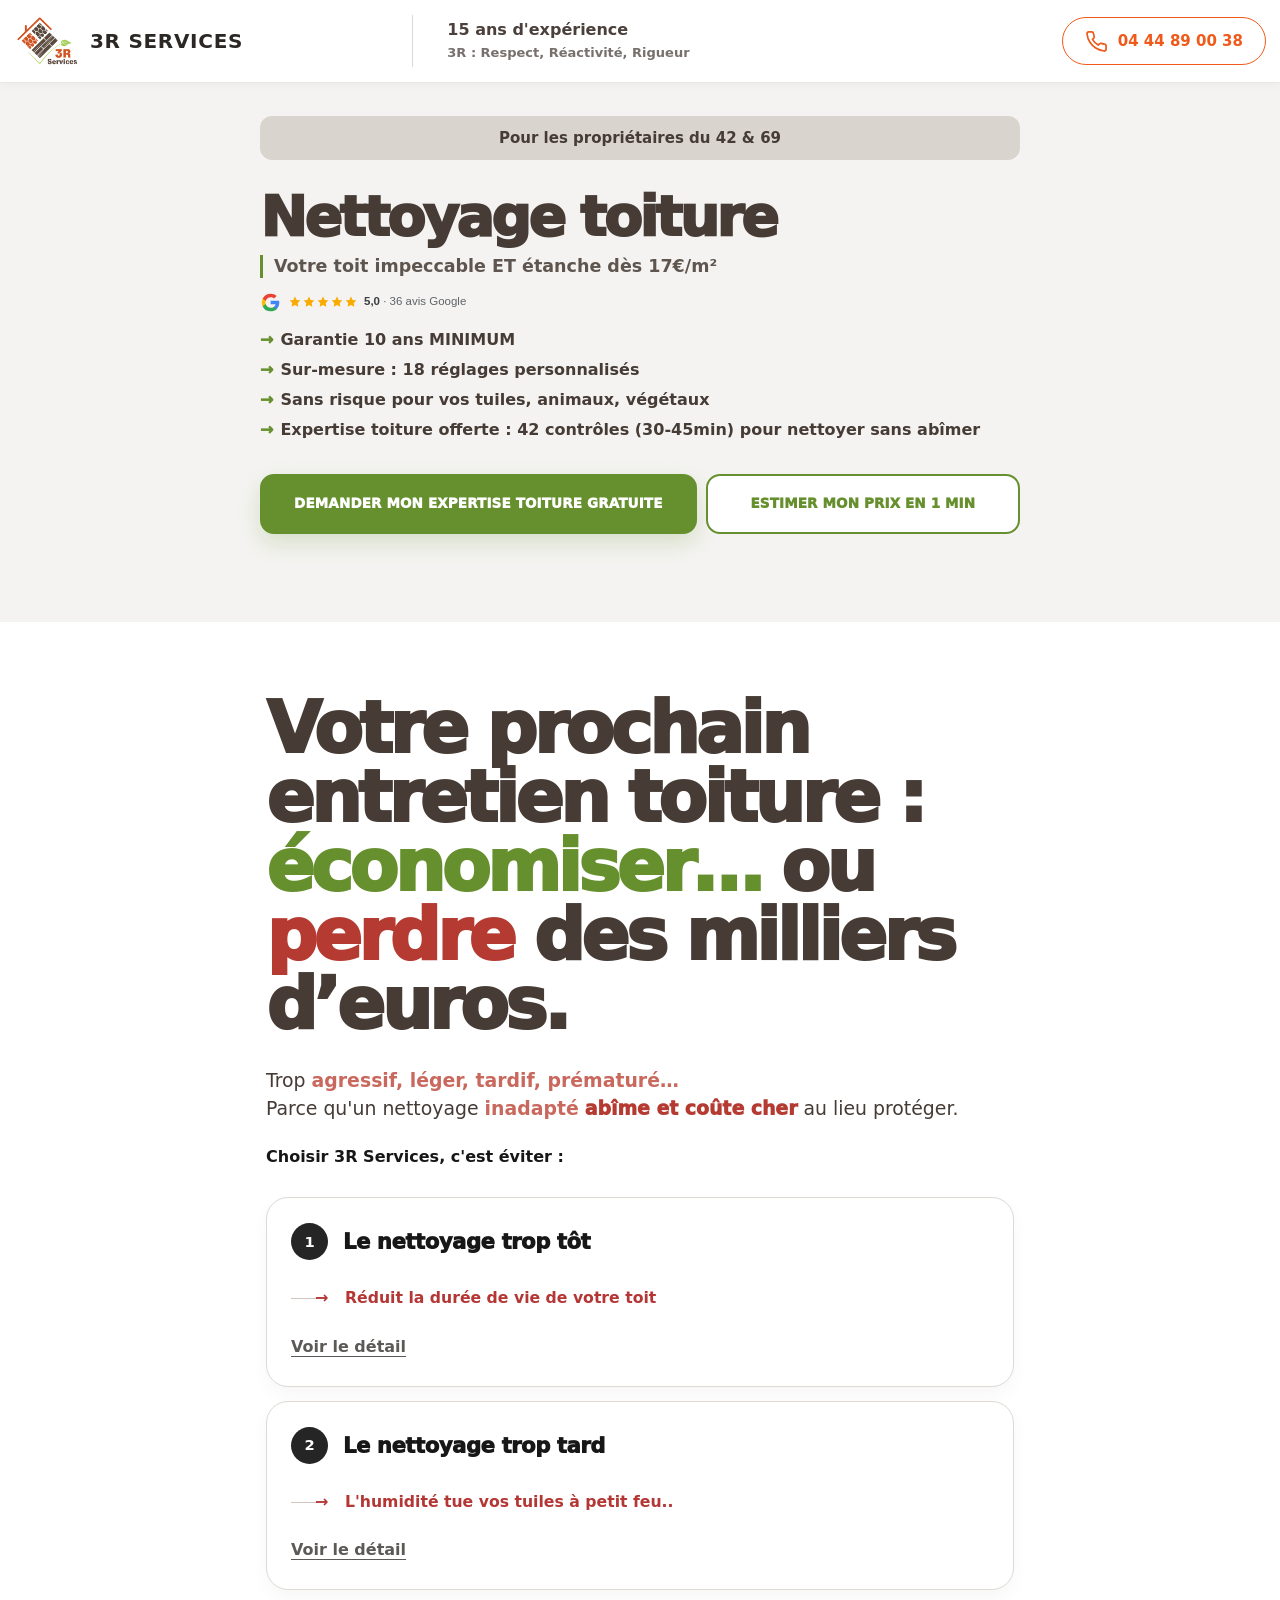
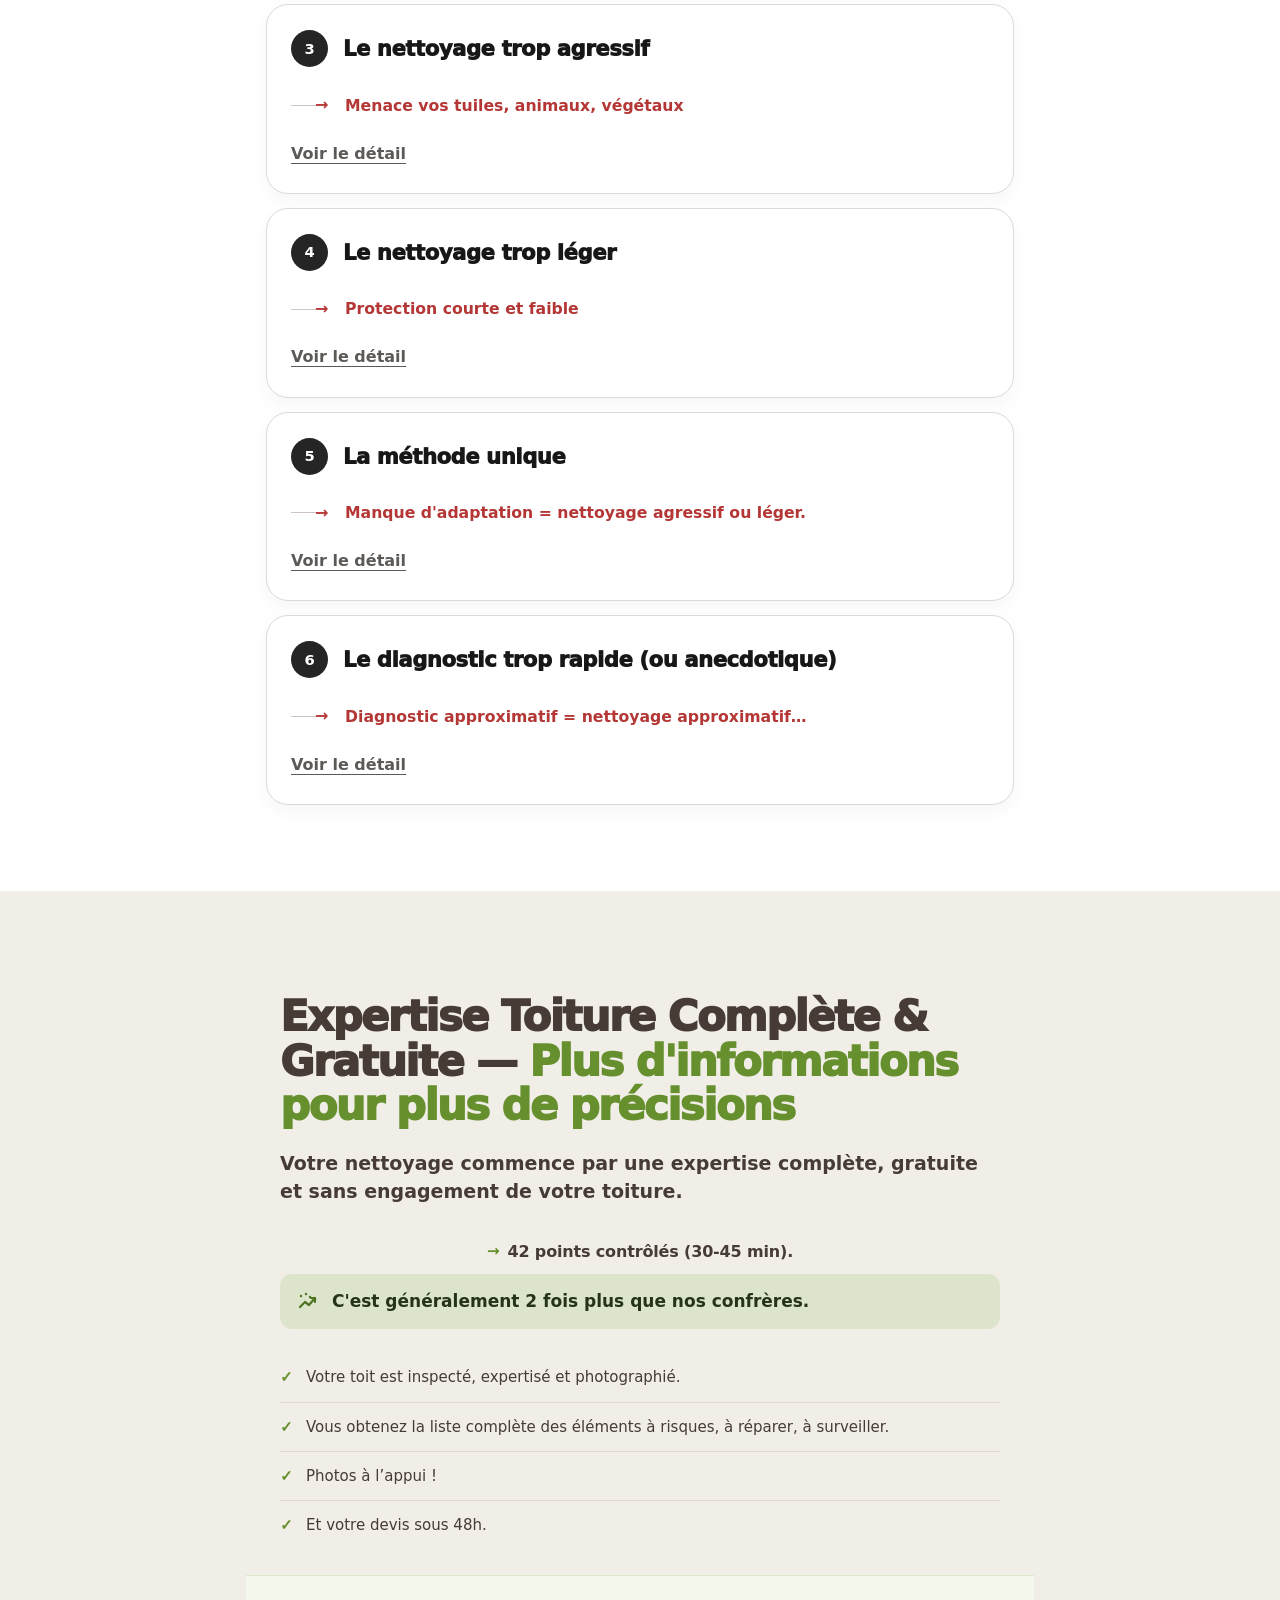
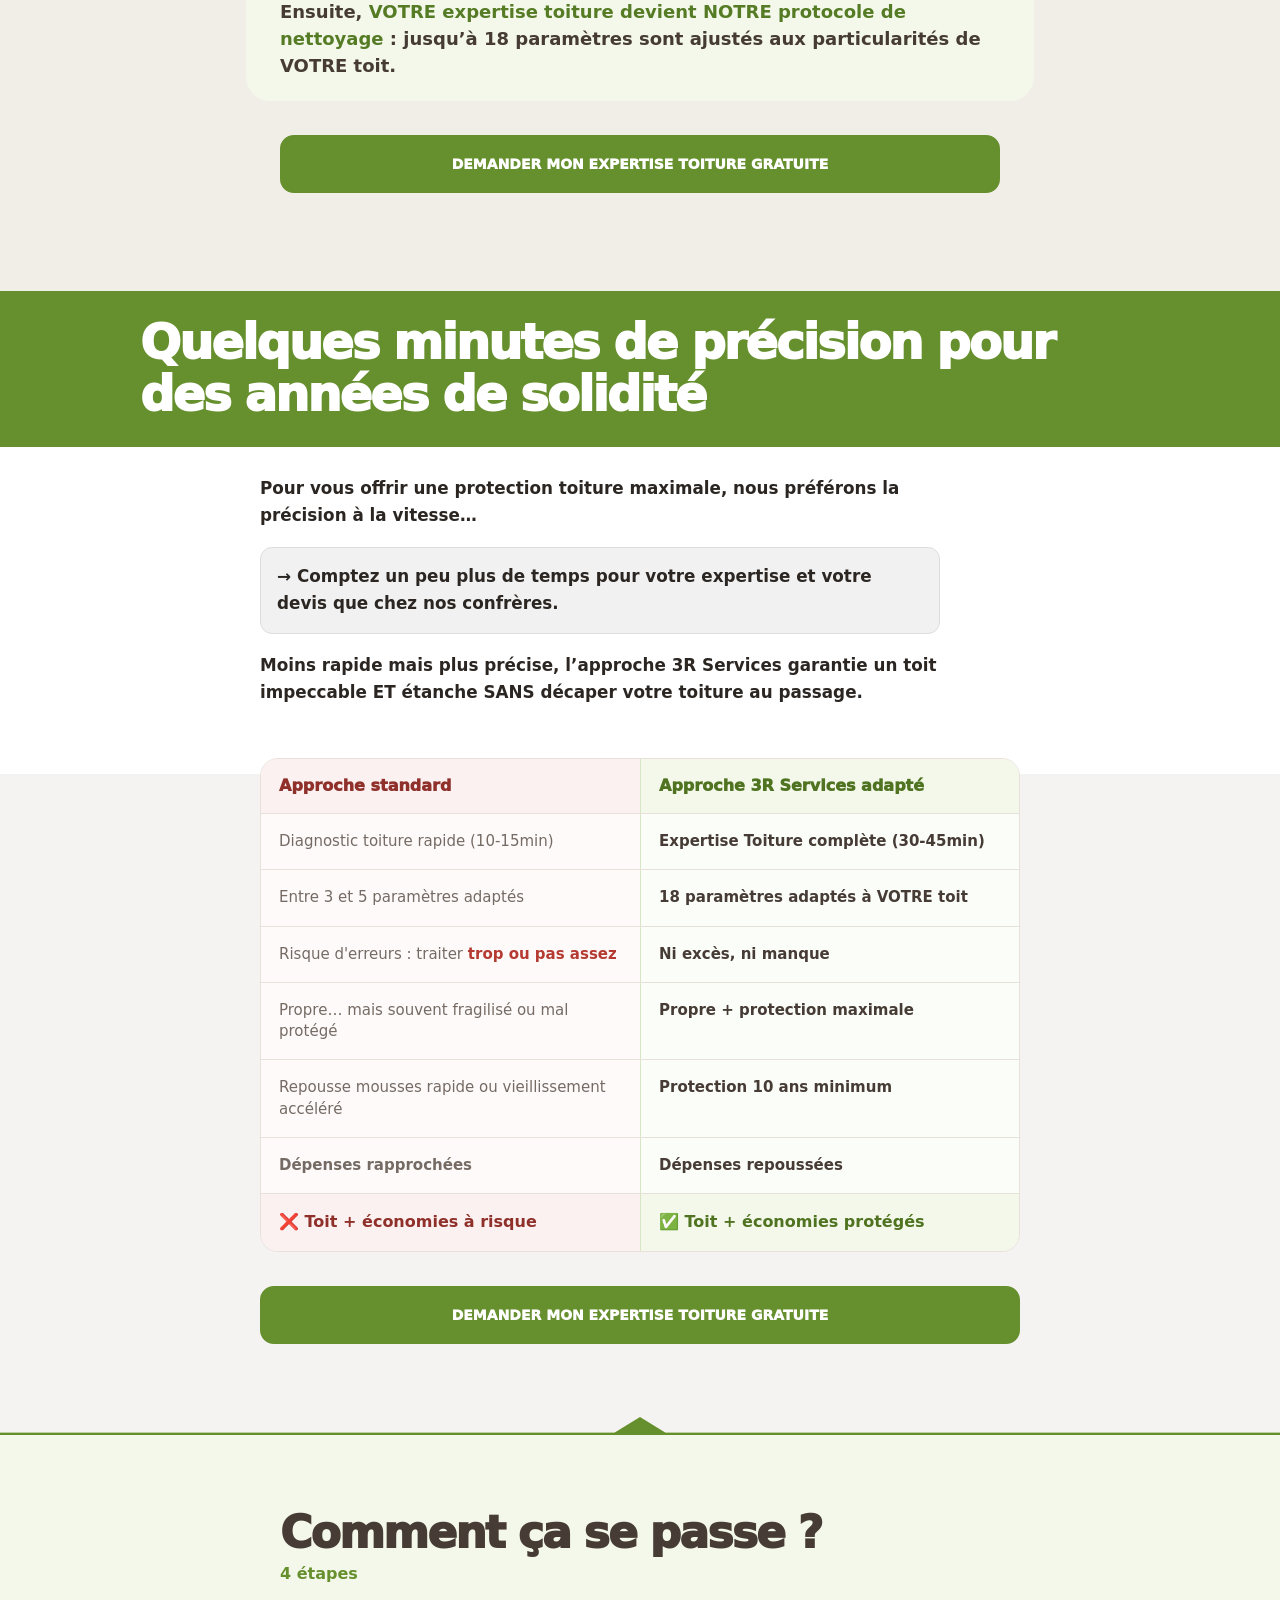
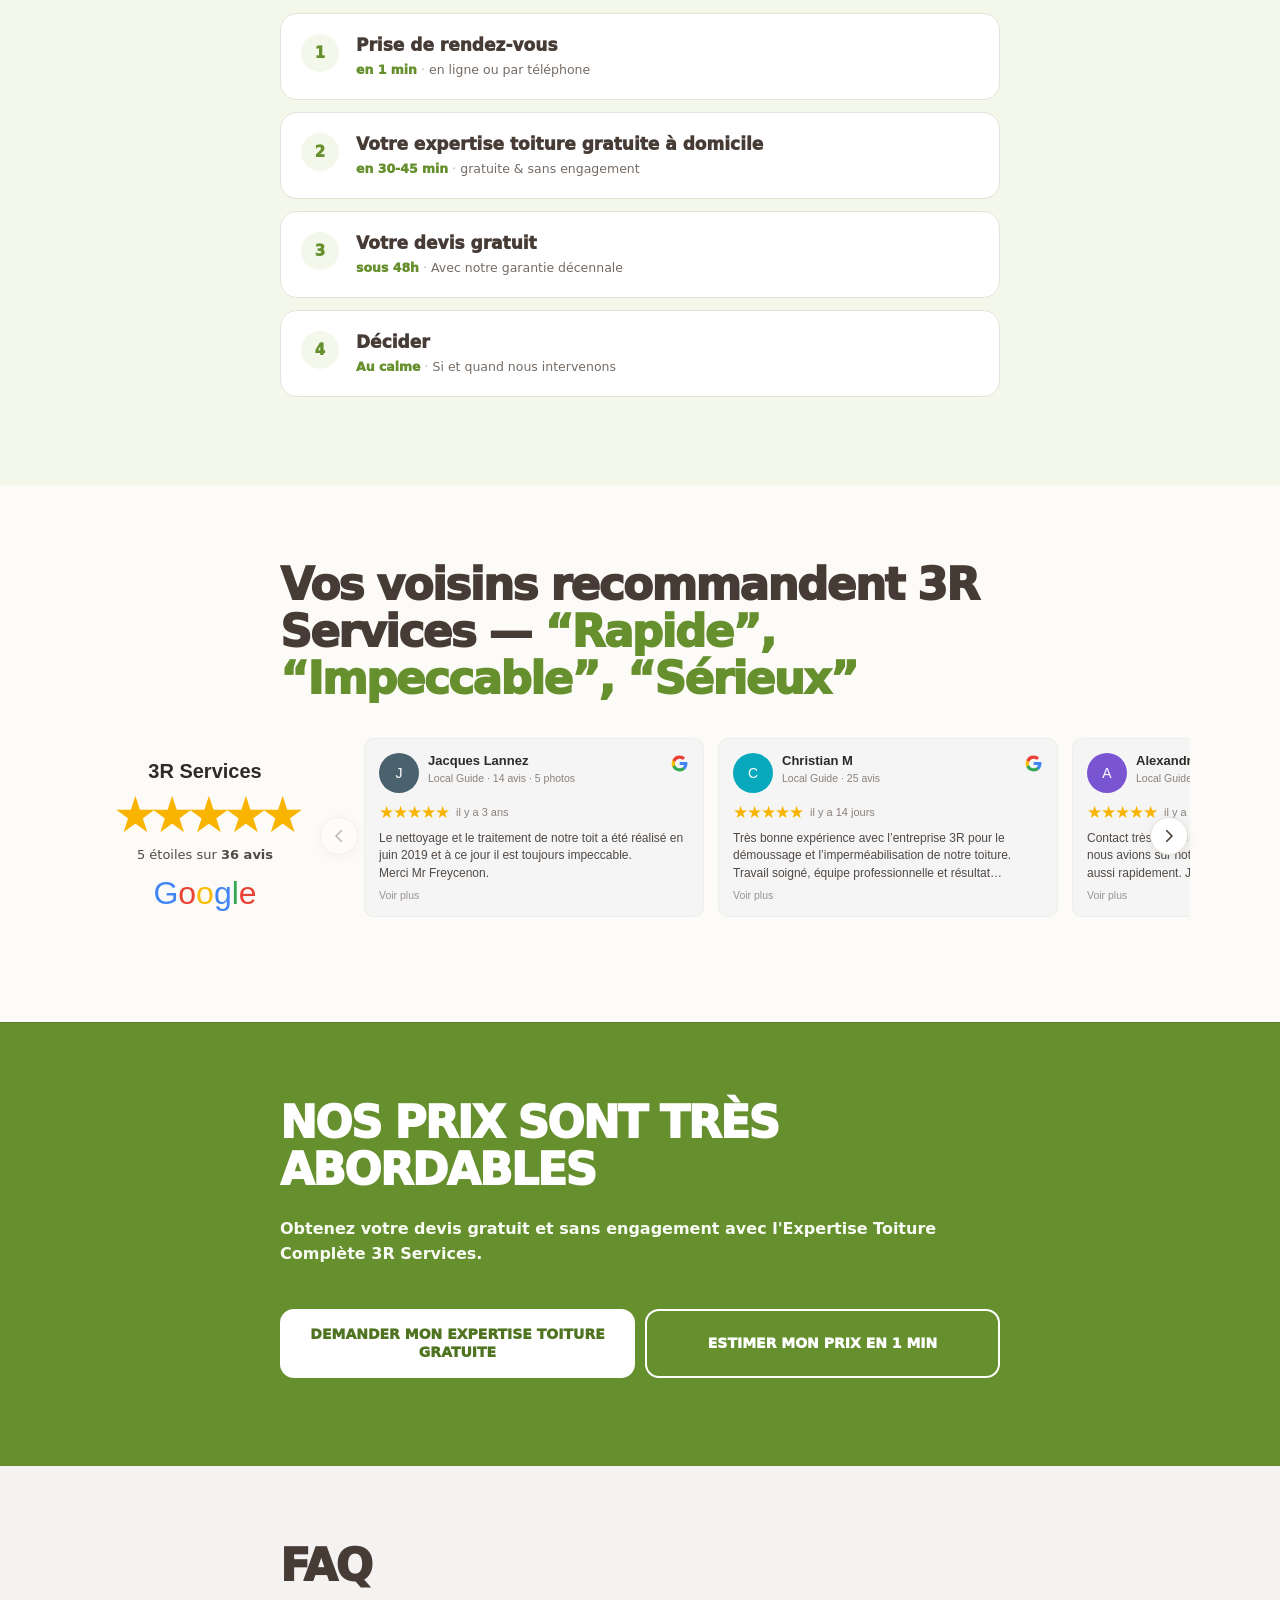
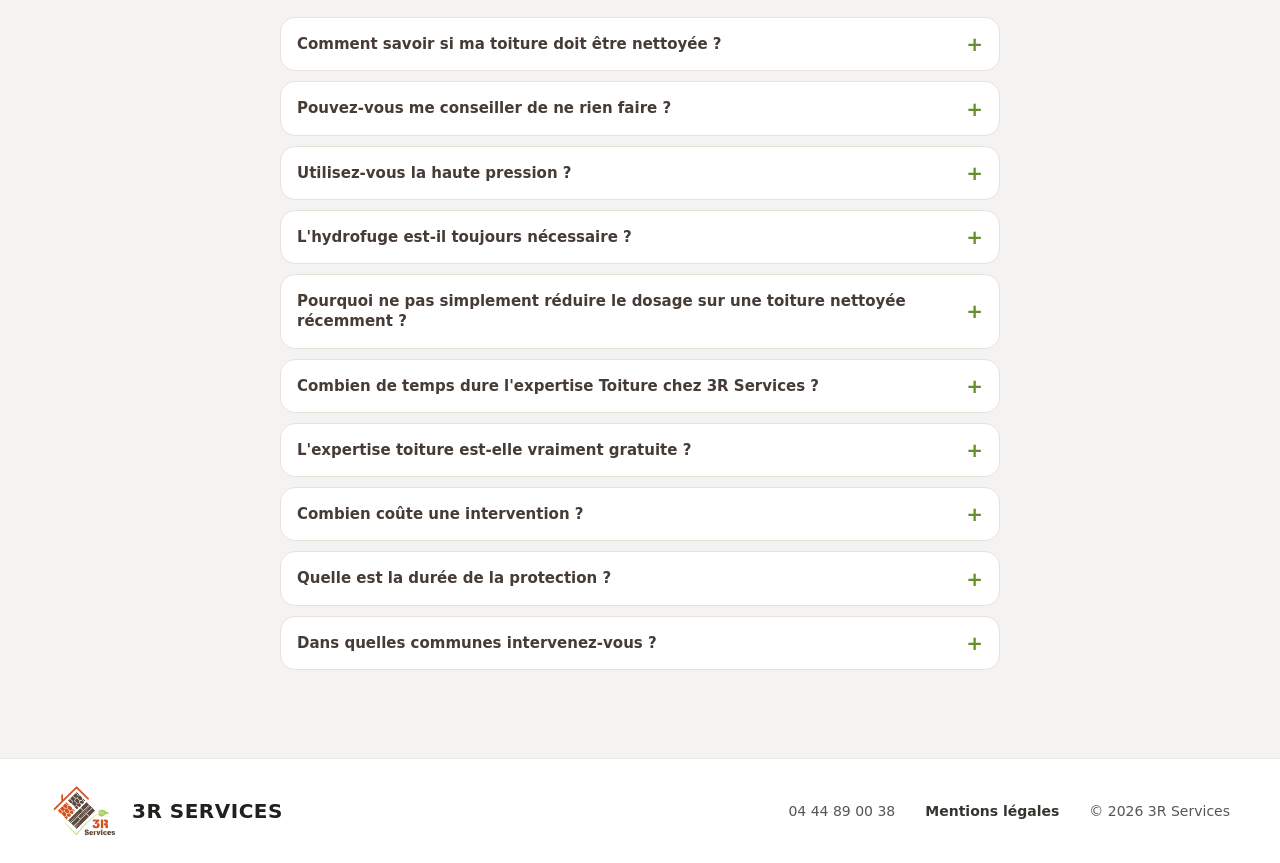
<file: index.html>
<!doctype html>
<html lang="fr">
<head>
<!-- Google Tag Manager -->
<script>(function(w,d,s,l,i){w[l]=w[l]||[];w[l].push({'gtm.start':
new Date().getTime(),event:'gtm.js'});var f=d.getElementsByTagName(s)[0],
j=d.createElement(s),dl=l!='dataLayer'?'&l='+l:'';j.async=true;j.src=
'https://www.googletagmanager.com/gtm.js?id='+i+dl;f.parentNode.insertBefore(j,f);
})(window,document,'script','dataLayer','GTM-PMPVH6W9');</script>
<!-- End Google Tag Manager -->




  <meta charset="utf-8">
  <meta name="viewport" content="width=device-width,initial-scale=1">
  <style>
    html, body {
      margin: 0;
      padding: 0;
      background: #FCFBF7;
    }
    body {
      color: #463B35;
      font-family: Inter, ui-sans-serif, system-ui, -apple-system, BlinkMacSystemFont, "Segoe UI", sans-serif;
      -webkit-font-smoothing: antialiased;
    }
  </style>

  <style id="navbar-3r-styles">
    html {
      scroll-padding-top: 78px;
    }

    body.has-fixed-navbar-3r {
      padding-top: 68px;
    }

    .site-header-3r {
      position: fixed;
      top: 0;
      left: 0;
      right: 0;
      z-index: 900;
      width: 100%;
      background: rgba(255,255,255,.98);
      border-bottom: 1px solid #e9e5e1;
      box-shadow: 0 2px 10px rgba(0,0,0,.04);
    }

    .navbar-3r {
      width: min(calc(100% - 28px), 1380px);
      min-height: 68px;
      margin: 0 auto;
      display: flex;
      align-items: center;
      justify-content: space-between;
      gap: 18px;
    }

    .brand-3r {
      display: inline-flex;
      align-items: center;
      gap: 10px;
      min-width: 0;
      color: inherit;
      text-decoration: none;
    }

    .brand-logo-3r {
      width: 54px;
      height: 46px;
      display: block;
      object-fit: contain;
      flex: 0 0 auto;
    }

    .brand-name-3r {
      color: #2b2725;
      font-size: 16px;
      font-weight: 800;
      line-height: 1;
      letter-spacing: .035em;
      white-space: nowrap;
    }

    .desktop-center-3r,
    .desktop-phone-number-3r,
    .desktop-cta-label-3r {
      display: none;
    }

    .phone-link-3r {
      width: 44px;
      height: 44px;
      display: inline-flex;
      align-items: center;
      justify-content: center;
      flex: 0 0 auto;
      color: #ef5a1a;
      text-decoration: none;
      border-radius: 999px;
      transition: background .18s ease, transform .18s ease;
    }

    .phone-link-3r:hover {
      background: rgba(239,90,26,.08);
      transform: translateY(-1px);
    }

    .phone-link-3r:focus-visible {
      outline: 3px solid rgba(239,90,26,.25);
      outline-offset: 3px;
    }

    .phone-link-3r svg {
      width: 27px;
      height: 27px;
      stroke: currentColor;
      fill: none;
      stroke-width: 1.8;
      stroke-linecap: round;
      stroke-linejoin: round;
    }

    @media (min-width: 64rem) {
      html {
        scroll-padding-top: 92px;
      }

      body.has-fixed-navbar-3r {
        padding-top: 82px;
      }

      .navbar-3r {
        min-height: 82px;
        display: grid;
        grid-template-columns: minmax(275px, 1fr) minmax(360px, 1.25fr) minmax(360px, 1fr);
        gap: 34px;
      }

      .brand-3r {
        justify-self: start;
      }

      .brand-logo-3r {
        width: 66px;
        height: 58px;
      }

      .brand-name-3r {
        font-size: 20px;
      }

      .desktop-center-3r {
        display: flex;
        flex-direction: column;
        justify-content: center;
        min-height: 52px;
        padding-left: 34px;
        border-left: 1px solid #ddd7d2;
      }

      .center-title-3r {
        margin: 0;
        color: #4b403b;
        font-size: 16px;
        line-height: 1.2;
        font-weight: 800;
      }

      .center-subtitle-3r {
        margin: 6px 0 0;
        color: #77706c;
        font-size: 13px;
        line-height: 1.3;
      }

      .desktop-contact-3r {
        display: flex;
        align-items: center;
        justify-content: flex-end;
        gap: 18px;
      }

      .desktop-phone-number-3r {
        display: none;
        color: #2b2725;
        font-size: 16px;
        font-weight: 800;
        white-space: nowrap;
      }

      .phone-link-3r {
        width: auto;
        height: 48px;
        padding: 0 22px;
        gap: 10px;
        border: 1.5px solid #ef5a1a;
        background: #fff;
      }

      .phone-link-3r:hover {
        background: rgba(239,90,26,.055);
      }

      .phone-link-3r svg {
        width: 23px;
        height: 23px;
      }

      .desktop-cta-label-3r {
        display: inline;
        color: #ef5a1a;
        font-size: 15px;
        font-weight: 800;
        white-space: nowrap;
      }
    }

    @media (min-width: 64rem) and (max-width: 1180px) {
      .navbar-3r {
        grid-template-columns: minmax(250px, .9fr) minmax(300px, 1fr) auto;
        gap: 24px;
      }

      .desktop-center-3r {
        padding-left: 24px;
      }

      .desktop-phone-number-3r {
        display: none;
      }
    }
  </style>

  <style id="footer-3r-styles">
    .footer-3r {
      background: #fff;
      border-top: 1px solid #ece9e3;
    }

    .footer-3r__inner {
      width: min(1180px, calc(100% - 40px));
      min-height: 104px;
      margin: 0 auto;
      padding: 20px 0;
      display: flex;
      align-items: center;
      justify-content: space-between;
      gap: 36px;
    }

    .footer-3r__brand {
      display: flex;
      align-items: center;
      gap: 14px;
      min-width: 0;
      color: inherit;
      text-decoration: none;
    }

    .footer-3r__logo {
      width: 68px;
      height: auto;
      display: block;
      flex: 0 0 auto;
    }

    .footer-3r__name {
      color: #1f211d;
      font-size: 20px;
      line-height: 1;
      font-weight: 800;
      letter-spacing: .025em;
      white-space: nowrap;
    }

    .footer-3r__links {
      display: flex;
      align-items: center;
      gap: 30px;
      color: #555851;
      font-size: 14px;
    }

    .footer-3r__legal {
      color: #33362f;
      font-weight: 600;
      text-decoration: none;
      transition: color .18s ease;
    }

    .footer-3r__legal:hover,
    .footer-3r__legal:focus-visible {
      color: #e85f18;
      text-decoration: underline;
      text-underline-offset: 4px;
    }

    .footer-3r__copyright {
      white-space: nowrap;
    }

    @media (max-width: 700px) {
      .footer-3r__inner {
        width: min(100% - 32px, 1180px);
        min-height: auto;
        padding: 24px 0;
        flex-direction: column;
        align-items: stretch;
        gap: 22px;
      }

      .footer-3r__brand {
        justify-content: flex-start;
      }

      .footer-3r__logo {
        width: 62px;
      }

      .footer-3r__name {
        font-size: 18px;
      }

      .footer-3r__links {
        padding-top: 18px;
        border-top: 1px solid #efede8;
        justify-content: space-between;
        gap: 20px;
      }
    }

    @media (max-width: 430px) {
      .footer-3r__links {
        flex-direction: column;
        align-items: flex-start;
        gap: 10px;
      }
    }
  </style>

  <style id="section-cta-styles">
    .section-cta-wrap {
      display: grid;
      margin: 28px 0 0;
      padding: 0;
    }

    .section-cta {
      width: 100%;
      min-height: 58px;
      padding: 15px 16px;
      border: 2px solid #668F2E;
      border-radius: 14px;
      background: #668F2E;
      color: #fff;
      display: flex;
      align-items: center;
      justify-content: center;
      text-align: center;
      text-decoration: none;
      font-size: 13px;
      line-height: 1.2;
      font-weight: 950;
    }

    .s4v2-b3-card .section-cta-wrap {
      margin-top: 48px;
    }

    .section-cta:focus-visible {
      outline: 3px solid rgba(102,143,46,.34);
      outline-offset: 3px;
    }

    @media (min-width: 760px) {
      .section-cta-wrap {
        margin-top: 34px;
      }

      .s4v2-b3-card .section-cta-wrap {
        margin-top: 62px;
      }

      .section-cta {
        font-size: 14px;
      }
    }
  </style>

  <style>
/* SECTION 1 V2 — DUPLICATA INDÉPENDANT DE LA V1 */
.hero-v13{
  --ink:#463B35;
  --muted:#756B64;
  --green:#668F2E;
  --green-soft:#F3F8EA;
  --red:#B53B32;
  --bg:#FCFBF7;
  --line:#E8E1DA;
  --star:#F9AB00;
}
.hero-v13{
  width:min(100% - 30px,720px);
  margin:0 auto;
  padding:28px 0 54px;
}
.hero-v13 .owners{
  margin:0;
  padding:12px 14px;
  background:#F1EEE8;
  border-radius:12px;
  font-size:1rem;
  line-height:1.42;
  font-weight:850;
}
.hero-v13 .spacer{
  height:4vh;
  min-height:4vh;
  background:var(--bg);
}
.hero-v13 .value-chunk h1{
  margin:0;
  font-size:38px;
  line-height:1;
  letter-spacing:-.05em;
  font-weight:950;
}
.hero-v13 .google-proof{
  display:inline-flex;
  align-items:center;
  gap:7px;
  margin:0 0 14px;
  white-space:nowrap;
}
.hero-v13 .google-logo{
  width:21px;
  height:21px;
  flex:0 0 21px;
}
.hero-v13 .google-proof-inner{
  display:flex;
  align-items:center;
  gap:6px;
}
.hero-v13 .google-stars{
  display:flex;
  align-items:center;
  gap:0;
}
.hero-v13 .google-star{
  width:14px;
  height:14px;
  display:block;
}
.hero-v13 .google-copy{
  color:#5F6368;
  font-family:Arial,Helvetica,sans-serif;
  font-size:11.5px;
  line-height:1;
  white-space:nowrap;
}
.hero-v13 .google-copy strong{
  color:#3C4043;
  font-weight:700;
}
.hero-v13 .promises{
  display:grid;
  gap:9px;
  padding:14px 15px;
  background:var(--green-soft);
  border-left:4px solid var(--green);
  border-radius:0 14px 14px 0;
}
.hero-v13 .promise{
  display:flex;
  align-items:flex-start;
  gap:7px;
  font-size:18px;
  line-height:1.28;
  font-weight:950;
}
.hero-v13 .arrow{
  color:var(--green);
  font-weight:950;
}
.hero-v13 .problem{
  margin:0;
  color:var(--red);
  font-size:17px;
  line-height:1.38;
  font-weight:850;
}
.hero-v13 .ctas{
  display:grid;
  gap:9px;
}
.hero-v13 .cta{
  min-height:58px;
  padding:15px 16px;
  border-radius:14px;
  display:flex;
  align-items:center;
  justify-content:center;
  text-align:center;
  text-decoration:none;
  font-size:13px;
  line-height:1.2;
  font-weight:950;
}
.hero-v13 .cta-primary{
  background:var(--green);
  border:2px solid var(--green);
  color:#fff;
}
.hero-v13 .cta-secondary{
  background:#fff;
  border:2px solid var(--green);
  color:var(--green);
}
@media (min-width:760px){.hero-v13{
    padding:48px 0 72px;
  }
.hero-v13 .value-chunk h1{
    font-size:50px;
  }
.hero-v13 .owners{
    font-size:1.1rem;
  }
.hero-v13 .promise{
    font-size:20px;
  }
.hero-v13 .problem{
    font-size:18px;
  }
.hero-v13 .ctas{
    grid-template-columns:1fr 1fr;
  }
.hero-v13 .cta{
    font-size:14px;
  }
}
.hero-v13 .google-proof{
  margin-top:0 !important;
}
.hero-v13 .value-chunk h1{
  margin-bottom:0 !important;
}
.hero-v13 .value-chunk h1{
  margin-bottom:21px !important;
}
.hero-v13 .google-proof{
  margin-top:0 !important;
}
.hero-v13{
  width:min(100% - 30px,720px);
  margin:0 auto;
  color:var(--ink,#463B35);
  font-family:Inter,system-ui,-apple-system,BlinkMacSystemFont,"Segoe UI",sans-serif;
  -webkit-font-smoothing:antialiased;
}
.hero-v13 *{box-sizing:border-box}


  </style>

  <style id="section1-v2-google-exact">

/* Reproduction EXACTE du bloc Google horizontal de la Section 1 V13 validée */
.hero-v13 .google-proof{display:inline-flex;
  align-items:center;
  gap:7px;
  margin:0 0 14px;
  white-space:nowrap;}
.hero-v13 .google-logo{width:21px;
  height:21px;
  flex:0 0 21px;}
.hero-v13 .google-proof-inner{display:flex;
  align-items:center;
  gap:6px;}
.hero-v13 .google-stars{display:flex;
  align-items:center;
  gap:0;}
.hero-v13 .google-star{width:14px;
  height:14px;
  display:block;}
.hero-v13 .google-copy{color:#5F6368;
  font-family:Arial,Helvetica,sans-serif;
  font-size:11.5px;
  line-height:1;
  white-space:nowrap;}
.hero-v13 .google-copy strong{color:#3C4043;
  font-weight:700;}

  </style>

  <style id="section1-v2-google-fix">

/* Neutralise les anciens styles Google globaux du fichier combiné. */
.hero-v13 .google-stars{
  display:flex !important;
  align-items:center !important;
  gap:0 !important;
  width:auto !important;
  height:auto !important;
  line-height:normal !important;
  flex:0 0 auto !important;
}

.hero-v13 .google-star{
  display:block !important;
  width:14px !important;
  height:14px !important;
  flex:0 0 14px !important;
}

.hero-v13 .google-proof{
  display:inline-flex !important;
  align-items:center !important;
  gap:7px !important;
  margin:0 0 14px !important;
  width:auto !important;
  max-width:100% !important;
}

.hero-v13 .google-proof-inner{
  display:flex !important;
  flex-direction:row !important;
  align-items:center !important;
  gap:6px !important;
  width:auto !important;
}

.hero-v13 .google-logo{
  width:21px !important;
  height:21px !important;
  flex:0 0 21px !important;
}

.hero-v13 .google-copy{
  width:auto !important;
  flex:0 0 auto !important;
  white-space:nowrap !important;
}

  </style>

<style id="section1-v2-base-overrides">
/* V2 : conservation du DOM original de la V1 */
.hero-v13 .problem{
  color:var(--ink) !important;
  font-size:16px !important;
  line-height:1.4 !important;
  font-weight:850 !important;
}
/* Garantit la structure verticale originale :
   H1 → Google horizontal → bénéfices */
.hero-v13 .value-chunk{
  display:block !important;
}
.hero-v13 .google-proof{
  display:inline-flex !important;
  width:auto !important;
  max-width:100% !important;
  float:none !important;
}
.hero-v13 .promises{
  display:grid !important;
  width:100% !important;
  float:none !important;
}
</style>


<style id="section1-v2-design-b">
/* B — Liste compacte avec simple filet vertical */
.hero-v13 .owners{
  background:#F1EEE8 !important;
}
.hero-v13 .value-chunk h1{
  margin-bottom:12px !important;
}
.hero-v13 .google-proof{
  margin:0 0 14px !important;
}
.hero-v13 .promises{
  display:grid !important;
  gap:4px !important;
  padding:2px 0 2px 14px !important;
  background:transparent !important;
  border:0 !important;
  border-left:3px solid var(--green) !important;
  border-radius:0 !important;
}
.hero-v13 .promise{
  padding:3px 0 !important;
  font-size:16px !important;
  line-height:1.28 !important;
}
.hero-v13 .arrow{
  color:var(--green) !important;
}
.hero-v13 .problem{
  margin-top:18px !important;
}
.hero-v13 .spacer{
  height:28px !important;
  min-height:28px !important;
}
@media(min-width:760px){
  .hero-v13 .promise{font-size:18px !important}
}
</style>


<style id="section1-v2-hero-common">
/* HERO V2 — renforcement de la hiérarchie sans toucher à la copy */
html,body{margin:0;padding:0}
body{background:#FCFBF7}

.hero-v13{
  width:min(100% - 28px,760px) !important;
  margin:0 auto !important;
  padding:18px 0 68px !important;

  display:flex;
  flex-direction:column;
  justify-content:flex-start;
}

.hero-v13 .owners{
  margin:0 !important;
  padding:11px 13px !important;
  background:#F1EEE8 !important;
  border-radius:12px !important;
  font-size:14px !important;
  line-height:1.35 !important;
  font-weight:850 !important;
}

.hero-v13 .spacer{
  height:24px !important;
  min-height:24px !important;
}

.hero-v13 .value-chunk h1{
  margin:0 0 10px !important;
  max-width:680px;
  font-size:clamp(39px,10.4vw,58px) !important;
  line-height:.98 !important;
  letter-spacing:-.052em !important;
  font-weight:950 !important;
}

.hero-v13 .google-proof{
  margin:0 0 15px !important;
  transform:none !important;
}

.hero-v13 .google-copy{
  font-size:11.5px !important;
}

.hero-v13 .promises{
  margin-top:0 !important;
}

.hero-v13 .promise{
  font-weight:900 !important;
}

.hero-v13 .problem{
  margin:16px 0 0 !important;
  padding:0 !important;
  background:transparent !important;
  color:#5F554F !important;
  font-size:14.5px !important;
  line-height:1.35 !important;
  font-weight:800 !important;
  text-align:left !important;
}

.hero-v13 .ctas{
  display:grid !important;
  gap:9px !important;
}

.hero-v13 .cta{
  min-height:58px !important;
  padding:14px 15px !important;
  border-radius:14px !important;
  font-size:13px !important;
  line-height:1.15 !important;
  font-weight:950 !important;
  letter-spacing:.01em;
}

.hero-v13 .cta-primary{
  box-shadow:0 9px 22px rgba(102,143,46,.20);
}

.hero-v13 .cta-secondary{
  background:#fff !important;
}

@media(min-width:760px){
  .hero-v13{
    min-height:auto;
    padding:34px 0 88px !important;
  }
  .hero-v13 .owners{
    font-size:15px !important;
    padding:12px 15px !important;
  }
  .hero-v13 .spacer{
    height:30px !important;
    min-height:30px !important;
  }
  .hero-v13 .value-chunk h1{
    font-size:56px !important;
  }
  .hero-v13 .ctas{
    grid-template-columns:1.25fr .9fr !important;
  }
  .hero-v13 .cta{
    min-height:60px !important;
    font-size:13.5px !important;
  }
}
</style>

<style id="hero-b">
/* HERO B — filet vertical / structure légère */
.hero-v13 .promises{
  gap:2px !important;
  padding:2px 0 2px 13px !important;
  background:transparent !important;
  border:0 !important;
  border-left:3px solid #668F2E !important;
  border-radius:0 !important;
}
.hero-v13 .promise{
  padding:4px 0 !important;
  font-size:17px !important;
  line-height:1.26 !important;
}
.hero-v13 .arrow{color:#668F2E !important}
</style>


<style id="section1-v2-top-text-centered">
/* Seul changement demandé : centrage du texte du bandeau supérieur */
.hero-v13 .owners{
  text-align:center !important;
}
</style>


<style id="section1-v2-copy-layout">
.hero-v13 .v2-hero-subtitle{
  margin:0 0 12px;
  color:var(--ink);
  font-size:18px;
  line-height:1.3;
  font-weight:900;
}
.hero-v13 .problem{
  margin-top:18px !important;
}
@media(min-width:760px){
  .hero-v13 .v2-hero-subtitle{
    font-size:21px;
  }
}
</style>


<style id="section1-v2-variant-2">
/* Version 2 — sous-titre comme promesse centrale */
.hero-v13 .value-chunk h1{
  margin-bottom:10px !important;
}
.hero-v13 .v2-hero-subtitle{
  margin:0 0 14px !important;
  padding-left:11px;
  border-left:3px solid #668F2E;
  font-size:17.5px !important;
  line-height:1.28 !important;
  max-width:570px;
}
.hero-v13 .google-proof{
  margin-bottom:13px !important;
}
.hero-v13 .promises{
  gap:2px !important;
  padding:0 !important;
  background:transparent !important;
  border:0 !important;
  border-radius:0 !important;
}
.hero-v13 .promise{
  padding:4px 0 !important;
  font-size:16px !important;
  line-height:1.25 !important;
}
.hero-v13 .arrow{
  color:#668F2E !important;
}
</style>



<!-- STYLES SECTION 2 V2 -->

<style id="section-4-validated-version-b">
/* SECTION 4 VALIDÉE — Version B — styles totalement isolés */
.s4-new-shell{
  --s4-bg:#f4f3f1;
  --s4-surface:#ffffff;
  --s4-text:#171717;
  --s4-muted:#66615d;
  --s4-line:#ded9d3;
  --s4-accent:#b43735;
  --s4-soft:#faf7f5;
  --s4-dark:#252525;
  width:100%;
  background:var(--s4-bg);
  color:var(--s4-text);
  font-family:Inter,system-ui,-apple-system,"Segoe UI",sans-serif;
  line-height:1.52;
}
.s4-new-shell,
.s4-new-shell *{box-sizing:border-box}
.s4-new{
  max-width:780px;
  margin:auto;
  padding:54px 16px 76px;
}
.s4-new h1{
  margin:0;
  font-size:clamp(2rem,7.7vw,3.25rem);
  line-height:1.04;
  letter-spacing:-.045em;
  font-weight:950;
}
.s4-new .s4n-intro{
  margin:18px 0 6px;
  color:var(--s4-muted);
  font-size:1.05rem;
}
.s4-new .s4n-lead{
  margin:0 0 28px;
  font-weight:800;
}
.s4-new .s4n-cards{
  display:grid;
  gap:14px;
}
.s4-new .s4n-item{
  background:var(--s4-surface);
  border:1px solid var(--s4-line);
  border-radius:22px;
  padding:25px 24px 27px;
  box-shadow:0 8px 18px rgba(0,0,0,.035);
}
.s4-new .s4n-item-head{
  display:flex;
  gap:15px;
  align-items:center;
}
.s4-new .s4n-num{
  display:grid;
  place-items:center;
  width:37px;
  height:37px;
  border-radius:50%;
  background:var(--s4-dark);
  color:#fff;
  font-weight:900;
  font-size:.92rem;
  flex:0 0 auto;
}
.s4-new h2{
  margin:0;
  font-size:1.32rem;
  line-height:1.2;
  letter-spacing:-.02em;
  font-weight:950;
}
.s4-new .s4n-cause-line{
  display:flex;
  align-items:center;
  gap:14px;
  margin-top:26px;
  color:var(--s4-accent);
  font-size:.98rem;
  font-weight:900;
}
.s4-new .s4n-cause-flow{
  display:flex;
  align-items:center;
  flex:0 0 40px;
}
.s4-new .s4n-flow-line{
  width:25px;
  height:1px;
  background:#cfc6c1;
}
.s4-new .s4n-flow-arrow{
  margin-left:-1px;
  color:var(--s4-accent);
  font-size:1rem;
  font-weight:900;
}
.s4-new .s4n-preview{
  margin:24px 0 0;
  font-weight:800;
}
.s4-new .s4n-inline-more{
  display:inline-block;
  border:0;
  background:none;
  padding:0;
  margin:0;
  color:#5c5957;
  font:inherit;
  font-weight:850;
  text-decoration:underline;
  text-underline-offset:4px;
  cursor:pointer;
}
.s4-new .s4n-inline-more:hover{color:#2d2b29}
.s4-new .s4n-inline-more:focus-visible{
  outline:2px solid #777;
  outline-offset:5px;
  border-radius:2px;
}
.s4-new .s4n-details-inner{
  padding-top:18px;
  color:var(--s4-muted);
  font-size:.94rem;
}
.s4-new .s4n-details-inner p{margin:10px 0}
.s4-new .s4n-details-inner ul,
.s4-new .s4n-details-inner ol{
  padding-left:1.25rem;
  margin:10px 0;
}
.s4-new .s4n-details-inner li + li{margin-top:7px}
@media(min-width:760px){
  .s4-new{padding-top:72px;padding-bottom:86px}
}
</style>

<style id="section4-v2-reference-intro-style">
/* Intro Section 4 V2 — reprise des couleurs et de l'interlignage du screenshot */

.s4-new h1{
  color:#463B35 !important;
  font-size:clamp(2.65rem,10.8vw,4.45rem) !important;
  line-height:.98 !important;
  letter-spacing:-.052em !important;
  font-weight:950 !important;
  margin:0 0 24px !important;
}

.s4-new .s4-title-save{
  color:#668F2E !important;
}

.s4-new .s4-title-lose{
  color:#B53B32 !important;
}

.s4-new .s4-v2-alert-copy{
  margin:0 0 24px !important;
}

.s4-new .s4-alert-line{
  margin:0 !important;
  color:#463B35 !important;
  font-size:1.12rem !important;
  line-height:1.38 !important;
  font-weight:500 !important;
}

.s4-new .s4-alert-line + .s4-alert-line{
  margin-top:2px !important;
}

.s4-new .s4-alert-soft{
  color:#C9685D !important;
  font-weight:900 !important;
}

.s4-new .s4-alert-line strong{
  color:#463B35 !important;
  font-weight:950 !important;
}

.s4-new .s4n-lead{
  margin-top:0 !important;
}

@media(min-width:760px){
  .s4-new h1{
    font-size:4.45rem !important;
    line-height:.97 !important;
    margin-bottom:28px !important;
  }

  .s4-new .s4-alert-line{
    font-size:1.18rem !important;
  }
}
</style>


<style id="section4-v2-expensive-red-a-fix">
/* A — rouge fort */
.s4-new .s4-alert-line strong.s4-expensive{
  color:#B53B32 !important;
  font-weight:950 !important;
}
</style>



<!-- STYLES SECTION 3 V2 — VALIDÉE / FOND GRIS -->
<style>
html,body{margin:0;padding:0;background:#F1EEE8}
body{color:#463B35;font-family:Inter,ui-sans-serif,system-ui,-apple-system,BlinkMacSystemFont,"Segoe UI",sans-serif;-webkit-font-smoothing:antialiased}
</style>
<style id="section4-v2-validee-verrouillee">
.s4v2-b3-wrap{
  background:#F1EEE8;
  padding:48px 16px 52px;
}
.s4v2-b3-card{
  --ink:#463B35;
  --muted:#756B64;
  --green:#668F2E;
  --soft:#F6F3EF;
  --line:#E3DDD6;
  width:min(100%,720px);
  margin:auto;
  background:#fff;
  border:1px solid #DED7CF;
  border-radius:24px;
  padding:24px 20px 20px;
  box-shadow:0 8px 24px rgba(70,59,53,.05);
}
.s4v2-b3-card *{box-sizing:border-box}
.s4v2-b3-card h1{
  margin:0 0 20px;
  font-size:30px;
  line-height:1.06;
  letter-spacing:-.04em;
  font-weight:950;
}
.s4v2-b3-card h1 .accent{color:var(--green)}
.s4v2-b3-card .intro{
  margin:0 0 18px;
  padding-bottom:18px;

  font-size:17px;
  line-height:1.48;
  font-weight:800;
}
.s4v2-b3-card .stats{
  display:grid;
  grid-template-columns:1fr 1fr;
  gap:0;
  margin:0 0 16px;
  border:1px solid #DED7CF;
  border-radius:14px;
  overflow:hidden;
  background:#FAF8F5;
}
.s4v2-b3-card .stat{
  padding:16px 13px;
  background:transparent;
  font-size:14px;
  line-height:1.4;
  font-weight:900;
}
.s4v2-b3-card .stat + .stat{
  border-left:1px solid #DED7CF;
}
.s4v2-b3-card .results{
  padding:6px 0;
}
.s4v2-b3-card .results ul{
  margin:0;
  padding:0;
  list-style:none;
}
.s4v2-b3-card .results li{
  position:relative;
  margin:0;
  padding:13px 0 13px 26px;
  font-size:14px;
  line-height:1.48;
  border-bottom:1px solid rgba(70,59,53,.10);
}
.s4v2-b3-card .results li:last-child{border-bottom:0}
.s4v2-b3-card .results li::before{
  content:"✓";
  position:absolute;
  left:0;
  top:13px;
  color:#668F2E;
  font-weight:950;
}
.s4v2-b3-card .bridge{
  margin:16px -20px -20px;
  padding:18px 20px;
  background:#F3F8EA;
  border-radius:0 0 24px 24px;
  border-top:1px solid #DCE8CB;
  font-size:16px;
  line-height:1.5;
  font-weight:850;
}
.s4v2-b3-card .bridge strong{color:#557B25}

@media(min-width:760px){
  .s4v2-b3-wrap{padding:70px 24px}
  .s4v2-b3-card{padding:34px 34px 28px}
  .s4v2-b3-card h1{font-size:42px}
  .s4v2-b3-card .intro{font-size:19px}
  .s4v2-b3-card .stat,
  .s4v2-b3-card .results li{font-size:15px}
  .s4v2-b3-card .bridge{
    margin:20px -34px -28px;
    padding:22px 34px;
    font-size:18px;
  }
}
</style>
<style id="section4-v2-compare-badge-ref">
.s4v2-b3-card .stats-ref{
  margin:0 0 18px;
}

.s4v2-b3-card .stat-main{
  margin:0 0 12px;
  padding:0;
  color:#463B35;
  font-size:16px;
  line-height:1.35;
  font-weight:900;
}

.s4v2-b3-card .compare-badge{
  display:flex;
  align-items:flex-start;
  gap:12px;
  padding:15px 16px;
  border-radius:12px;
  background:#DCE5CB;
  color:#26331B;
}

.s4v2-b3-card .compare-icon{
  flex:0 0 24px;
  width:24px;
  height:24px;
  margin-top:1px;
  color:#4F7320;
}

.s4v2-b3-card .compare-badge span{
  display:block;
  font-size:16px;
  line-height:1.45;
  font-weight:650;
}

@media(min-width:760px){
  .s4v2-b3-card .stat-main{
    font-size:18px;
  }
  .s4v2-b3-card .compare-badge span{
    font-size:17px;
  }
}
</style>
<style id="section4-v2-horizontal-overflow-fix">
/* Correctif largeur mobile uniquement */
html, body{
  width:100%;
  max-width:100%;
  overflow-x:hidden;
}

.s4v2-b3-wrap,
.s4v2-b3-card,
.s4v2-b3-card *{
  box-sizing:border-box;
}

.s4v2-b3-wrap{
  width:100%;
  max-width:100%;
}

.s4v2-b3-card{
  width:100%;
  max-width:720px;
}
</style>
<style id="align-42-version-b">
/* 42 points aligné sur le début du TEXTE du bloc vert */
.s4v2-b3-card .stat-main{
  margin-left:0 !important;
  margin-right:0 !important;
  padding-left:52px !important;
  padding-right:16px !important;
}

@media(max-width:420px){
  .s4v2-b3-card .stat-main{
    padding-left:52px !important;
  }
}
</style>
<style id="align-42-version-b-one-line">
/* Garder "42 points contrôlés (30-45 min)." sur une seule ligne */
.s4v2-b3-card .stat-main{
  white-space:nowrap !important;
  font-size:14px !important;
  letter-spacing:-0.01em !important;
}

@media(min-width:390px){
  .s4v2-b3-card .stat-main{
    font-size:15px !important;
  }
}

@media(min-width:760px){
  .s4v2-b3-card .stat-main{
    font-size:18px !important;
  }
}
</style>
<style id="stat-main-1rem">
.s4v2-b3-card .stat-main{
  font-size:1rem !important;
}
@media(min-width:390px){
  .s4v2-b3-card .stat-main{
    font-size:1rem !important;
  }
}
@media(min-width:760px){
  .s4v2-b3-card .stat-main{
    font-size:1rem !important;
  }
}
</style>
<style id="stat-main-centered-arrow">
.s4v2-b3-card .stat-main{
  display:flex !important;
  align-items:center !important;
  justify-content:center !important;
  gap:8px !important;
  text-align:center !important;
  font-size:1rem !important;
  white-space:nowrap !important;
  padding-left:0 !important;
  padding-right:0 !important;
}

.s4v2-b3-card .stat-main::before{
  content:"→";
  display:inline-block;
  color:#668F2E;
  font-size:.95rem;
  line-height:1;
  font-weight:900;
}
</style>
<style id="arrow-horizontal-a">
.s4v2-b3-card .stat-main{
  gap:8px !important;
}
.s4v2-b3-card .stat-main::before{
  content:"→" !important;
  font-size:.95rem !important;
}
</style>
<style id="section3-v2-no-white-card">
html, body{
  background:#F1EEE8 !important;
}
.s4v2-b3-wrap{
  background:#F1EEE8 !important;
}
.s4v2-b3-card{
  background:transparent !important;
  border:0 !important;
  border-radius:0 !important;
  box-shadow:none !important;
  padding-left:0 !important;
  padding-right:0 !important;
}
.s4v2-b3-card,
.s4v2-b3-card .content,
.s4v2-b3-card .body,
.s4v2-b3-card .stats,
.s4v2-b3-card .results,
.s4v2-b3-card .result-list{
  background:transparent !important;
}
.s4v2-b3-card .bridge{
  box-shadow:none !important;
}
</style>

<!-- STYLES SECTION 4 V2 — VALIDÉE -->
<style>
html,body{
  margin:0;
  padding:0;
  background:#FCFBF7;
}
body{
  color:#463B35;
  font-family:Inter,ui-sans-serif,system-ui,-apple-system,BlinkMacSystemFont,"Segoe UI",sans-serif;
  -webkit-font-smoothing:antialiased;
}
</style>
<style>
/* Transition S4 → S5 : vert EXACT de "économiser…" en Section 1 */
.s5 .s5-green-shell{
  margin-left:calc(50% - 50vw);
  margin-right:calc(50% - 50vw);
  margin-top:-54px;
  padding-left:max(14px, calc((100vw - 760px)/2));
  padding-right:max(14px, calc((100vw - 760px)/2));
  padding-bottom:24px;
  background:#668F2E;
}
.s5 .s5-green-head{
  background:#668F2E;
  padding-top:46px;
  padding-bottom:32px;
}
.s5 .s5-green-head h1{
  color:#FFFFFF;
  margin-bottom:18px;
}
.s5 .s5-green-head .subtitle{
  color:#F3F8EA;
  margin:0;
}
.s5 .compare{
  position:relative;
  z-index:2;
  margin-top:-16px;
}
@media(min-width:760px){
  .s5 .s5-green-shell{margin-top:-76px;padding-bottom:30px}

</style>
<style>

/* SECTION 5 VALIDÉE — CSS isolé et fidèle */
.s5{
  --ink:#463B35;
  --muted:#756B64;
  --orange:#D25421;
  --red:#B53B32;
  --green:#668F2E;
  --bg:#FCFBF7;
  --card:#FFFFFF;
  --line:#E8E1DA;
  --soft:#F4F0EC;
  --good:#F3F8EA;
  --green-3r:#668F2E;
  --green-3r-dark:#4F7320;
  --green-3r-soft:#F3F8EA;
  --green-3r-line:#D7E5C5;
  --red-standard:#B53B32;
  --red-standard-dark:#8F302A;
  --red-standard-soft:#FBF1F0;
  --red-standard-line:#EBCFCD;

  width:min(100% - 28px,760px);
  margin:auto;
  padding:54px 0 68px;
  color:var(--ink);
  font-family:Inter,ui-sans-serif,system-ui,-apple-system,BlinkMacSystemFont,"Segoe UI",sans-serif;
  -webkit-font-smoothing:antialiased;
}
.s5 *{box-sizing:border-box}

.s5 h1{
  margin:0 0 28px;
  font-size:31px;
  line-height:1.08;
  letter-spacing:-.04em;
  font-weight:950;
}
.s5 .subtitle{
  margin:-8px 0 28px;
  color:var(--muted);
  font-size:16px;
  line-height:1.5;
  font-weight:650;
}

.s5 .compare{
  overflow:hidden;
  border:1px solid var(--line);
  border-radius:18px;
  background:#fff;
}
.s5 .head,
.s5 .row{
  display:grid;
  grid-template-columns:minmax(0,1fr) minmax(0,1fr);
}
.s5 .head{
  background:var(--soft);
  border-bottom:1px solid var(--line);
}
.s5 .head > div{
  padding:14px 11px;
  font-size:13px;
  line-height:1.25;
  font-weight:950;
}
.s5 .head > div:first-child{
  background:var(--red-standard-soft);
  color:var(--red-standard-dark);
}
.s5 .head .good{
  background:var(--green-3r-soft);
  color:var(--green-3r-dark);
  border-left:1px solid var(--green-3r-line);
}

.s5 .row{
  border-bottom:1px solid var(--line);
}
.s5 .row:last-child{border-bottom:0}

.s5 .cell{
  padding:14px 11px;
  font-size:12.5px;
  line-height:1.42;
  min-width:0;
}
.s5 .cell + .cell{
  border-left:1px solid var(--line);
}
.s5 .cell.standard{
  color:var(--muted);
  background:#FEFAFA;
}
.s5 .cell.good{
  color:var(--ink);
  background:#FBFDF8;
  font-weight:850;
  border-left:1px solid var(--green-3r-line);
}
.s5 .warning{
  color:var(--red);
  font-weight:900;
}

.s5 .final .cell{
  font-size:13px;
  font-weight:950;
}
.s5 .final .cell.standard{
  background:var(--red-standard-soft);
  color:var(--red-standard-dark);
}
.s5 .final .cell.good{
  background:var(--green-3r-soft);
  color:var(--green-3r-dark);
}

@media(min-width:760px){
  .s5{padding:76px 0 88px}
  .s5 h1{font-size:43px;margin-bottom:34px}
  .s5 .subtitle{margin:-10px 0 34px;font-size:18px}
  .s5 .head > div{padding:17px 18px;font-size:16px}
  .s5 .cell{padding:17px 18px;font-size:15px}
  .s5 .final .cell{font-size:16px}
}

</style>
<style id="section4-v2-intro-precision">
.s5 .s5-intro-copy{
  margin:0 0 28px;
}
.s5 .s5-intro-copy p{
  margin:0 0 14px;
  color:var(--ink);
  font-size:15px;
  line-height:1.5;
  font-weight:600;
}
.s5 .s5-intro-copy p:last-child{
  margin-bottom:0;
}
.s5 .s5-intro-copy .arrow-line{
  color:var(--ink);
  font-weight:800;
}
@media(min-width:760px){
  .s5 .s5-intro-copy{
    margin-bottom:34px;
  }
  .s5 .s5-intro-copy p{
    font-size:17px;
  }
}
</style>
<style id='section4-neutral-highlight-b'>

/* Base commune */
.s5 .s5-green-shell{
  background:#FFFFFF !important;
  padding-bottom:34px !important;
}
.s5 .s5-green-head{
  background:#FFFFFF !important;
  padding:0 !important;
}
.s5 .s5-green-head h1{
  background:#45661B !important;
  color:#FFFFFF !important;
  margin:0 -20px 28px !important;
  padding:26px 20px !important;
  border-radius:0 !important;
  font-size:clamp(2rem,7vw,3rem) !important;
  line-height:1.08 !important;
}
.s5 .s5-intro-copy{
  max-width:680px !important;
}
.s5 .s5-intro-copy p{
  color:#2B2622 !important;
  font-size:1.05rem !important;
  line-height:1.62 !important;
  font-weight:600 !important;
  margin:0 0 18px !important;
}
.s5 .s5-intro-copy strong{
  font-weight:850 !important;
  color:#2B2622 !important;
}
.s5 .s5-intro-copy .emphasis{
  display:block !important;
  color:#2B2622 !important;
  font-weight:820 !important;
}


.s5 .s5-intro-copy .emphasis{
  background:#F1F1F1 !important;
  border:1px solid #DDDDDD !important;
  border-radius:12px !important;
  padding:15px 16px !important;
}

</style>
<style id="section4-green-spacing-harmonized">
/* Harmonisation avec la section "NOS PRIX SONT ABORDABLES" */
.s5 .s5-green-head h1{
  background:#668F2E !important;
}

/* La section doit respirer comme une section autonome */
.s5{
  padding-top:54px !important;
}

@media(min-width:760px){
  .s5{
    padding-top:76px !important;
  }
}
</style>
<style id="section4-full-bleed-green">
/* Bandeau vert bord à bord */
.s5 .s5-green-head h1{
  background:#668F2E !important;
  margin-left:calc(50% - 50vw) !important;
  margin-right:calc(50% - 50vw) !important;
  padding-left:max(20px, calc((100vw - 1040px)/2 + 20px)) !important;
  padding-right:max(20px, calc((100vw - 1040px)/2 + 20px)) !important;
}
</style>

<!-- STYLES SECTION 5 V2 — VALIDÉE -->

<style>
html,body{
  margin:0;
  padding:0;
  background:#FCFBF7;
}
body{
  color:#463B35;
  font-family:Inter,ui-sans-serif,system-ui,-apple-system,BlinkMacSystemFont,"Segoe UI",sans-serif;
  -webkit-font-smoothing:antialiased;
}
</style>

<style>
/* V2 — vert très clair + entrée plus positive */
.s7-transition{
  position:relative;
  background:#F3F8EA;
  border-top:1px solid #D8E5C5;
}
.s7-transition::before{
  content:"";
  position:absolute;
  top:-18px;
  left:0;
  width:100%;
  height:20px;
  background:#668F2E;
  clip-path:polygon(0 88%,48% 88%,50% 10%,52% 88%,100% 88%,100% 100%,0 100%);
}
.s7-transition .s7{background:transparent}
</style>

<style>
/* SECTION 7 VALIDÉE — styles isolés pour ne pas toucher aux Sections 1–6 */

:root{
  --ink:#463B35;
  --muted:#756B64;
  --green:#668F2E;
  --green-soft:#F3F8EA;
  --bg:#FCFBF7;
  --line:#E8E1DA;
}
*{box-sizing:border-box}

.s7{
  width:min(100% - 32px,720px);
  margin:auto;
  padding:54px 0 68px;
}
.s7 h1{
  margin:0 0 8px;
  font-size:32px;
  line-height:1.07;
  letter-spacing:-.04em;
  font-weight:950;
}
.s7 .eyebrow{
  margin:0 0 30px;
  color:var(--green);
  font-size:14px;
  font-weight:900;
}
.s7 .steps{display:grid;gap:12px}
.s7 .step{
  display:grid;
  grid-template-columns:42px minmax(0,1fr);
  gap:13px;
  align-items:start;
  padding:17px 16px;
  border:1px solid var(--line);
  border-radius:17px;
  background:#fff;
}
.s7 .num{
  width:38px;
  height:38px;
  display:grid;
  place-items:center;
  border-radius:50%;
  background:var(--green-soft);
  color:var(--green);
  font-size:15px;
  font-weight:950;
}
.s7 .copy{min-width:0}
.s7 .copy strong{
  display:block;
  color:var(--ink);
  font-size:15px;
  line-height:1.3;
  font-weight:950;
}
@media(min-width:760px){
  .s7{padding:76px 0 88px}
  .s7 h1{font-size:44px}
  .s7 .eyebrow{font-size:16px}
  .s7 .step{padding:20px}
  .s7 .copy strong{font-size:17px}
}

.s7 .meta{
  margin-top:5px;
  color:var(--muted);
  font-size:12.5px;
  line-height:1.42;
}
.s7 .meta .time{
  color:var(--green);
  font-weight:950;
}
.s7 .meta .sep{
  color:#B9B1AA;
  padding:0 4px;
}

</style>

<style id="section7-no-arrows-fix">
/* Section 7 — suppression des flèches héritées d'autres sections */
.s7 .step::before,
.s7 .step:before{
  content:none !important;
  display:none !important;
}
.s7 .step{
  padding-left:16px !important;
}
@media(min-width:760px){
  .s7 .step{
    padding-left:20px !important;
  }
}
</style>



<!-- STYLES SECTION 6 V2 — VALIDÉE SANS MODIFICATION -->
<style>
.reviews-section{
  --ink:#463B35;
  --muted:#756B64;
  --green:#668F2E;
  --green-soft:#F3F8EA;
  --card:#F5F5F5;
  --line:#E8E1DA;
  --star:#F9B400;
  --bg:#FCFBF7;
}.reviews-section{
  width:100%;
  padding:48px 0 56px;
  background:var(--bg);
}.reviews-section .reviews-shell{
  width:min(100% - 32px,1100px);
  margin:0 auto;
  display:grid;
  grid-template-columns:230px minmax(0,1fr);
  gap:22px;
  align-items:stretch;
}.reviews-section .reviews-summary{
  min-width:0;
  text-align:center;
  padding:22px 14px;
  border:0;
  border-radius:0;
  background:transparent;
  height:100%;
  display:flex;
  flex-direction:column;
  justify-content:center;
}.reviews-section .summary-name{
  margin:0 0 10px;
  font-family:Roboto,"Helvetica Neue",Arial,sans-serif;
  font-size:20px;
  line-height:1.15;
  font-weight:700;
  color:#2E2A27;
}.reviews-section .summary-stars{
  margin:0 0 8px;
  color:var(--star);
  font-size:50px;
  line-height:.9;
  letter-spacing:-8px;
  white-space:nowrap;
}.reviews-section .summary-rating{
  margin:0 0 12px;
  color:#514944;
  font-size:13px;
  line-height:1.35;
}.reviews-section .google-wordmark{
  display:inline-flex;
  align-items:center;
  justify-content:center;
  gap:0;
  font-family:Arial,sans-serif;
  font-size:2rem;
  line-height:normal;
  font-weight:400;
  letter-spacing:normal;
  user-select:none;
}.reviews-section .g-blue{color:#4285F4}.reviews-section .g-red{color:#EA4335}.reviews-section .g-yellow{color:#FBBC05}.reviews-section .g-green{color:#34A853}.reviews-section .carousel{
  position:relative;
  min-width:0;
}.reviews-section .carousel-viewport{
  width:100%;
  min-width:0;
  overflow-x:auto;
  overflow-y:hidden;
  scrollbar-width:none;
  scroll-snap-type:x mandatory;
  scroll-behavior:smooth;
  -webkit-overflow-scrolling:touch;
  padding:0 2px;
}.reviews-section .carousel-viewport::-webkit-scrollbar{display:none}.reviews-section .carousel-track{
  display:flex;
  gap:14px;
  width:max-content;
}.reviews-section .review-slide{
  flex:0 0 340px;
  width:340px;
  scroll-snap-align:start;
}.reviews-section .carousel-arrow{
  position:absolute;
  top:50%;
  z-index:5;
  width:38px;
  height:38px;
  border:1px solid var(--line);
  border-radius:50%;
  background:#fff;
  color:var(--ink);
  display:grid;
  place-items:center;
  padding:0;
  cursor:pointer;
  transform:translateY(-50%);
  box-shadow:0 2px 10px rgba(70,59,53,.10);
}.reviews-section .carousel-arrow svg{
  width:18px;
  height:18px;
  display:block;
}.reviews-section .carousel-arrow.prev{left:-12px}.reviews-section .carousel-arrow.next{right:-12px}.reviews-section .carousel-arrow:disabled{
  opacity:.35;
  cursor:default;
}.reviews-section .review-card{
  width:min(100%,340px);
  min-width:0;
  padding:14px 14px 13px;
  background:var(--card);
  border:1px solid rgba(70,59,53,.04);
  border-radius:10px;
}.reviews-section .review-head{
  display:grid;
  grid-template-columns:40px minmax(0,1fr) 22px;
  gap:9px;
  align-items:start;
}.reviews-section .avatar{
  width:40px;
  height:40px;
  border-radius:50%;
  display:grid;
  place-items:center;
  background:#08A9BD;
  color:#fff;
  font-family:Arial,sans-serif;
  font-size:14px;
  font-weight:400;
  line-height:20px;
  letter-spacing:normal;
}.reviews-section .identity{
  min-width:0;
  padding-top:1px;
}.reviews-section .name{
  margin:0 0 3px;
  font-family:Arial,sans-serif;
  font-size:13px;
  line-height:1.15;
  font-weight:700;
  color:#2E2A27;
  overflow-wrap:anywhere;
}.reviews-section .meta{
  margin:0;
  font-family:Roboto,"Helvetica Neue",Arial,sans-serif;
  font-size:10.5px;
  line-height:1.2;
  color:#8A817B;
}.reviews-section .google-g{
  width:19px;
  height:19px;
  margin-top:1px;
  justify-self:end;
}.reviews-section .rating{
  display:flex;
  align-items:center;
  flex-wrap:wrap;
  gap:7px;
  margin:11px 0 9px;
}.reviews-section .stars{
  color:var(--star);
  font-family:Roboto,"Helvetica Neue",Arial,sans-serif;
  font-size:17px;
  line-height:1;
  letter-spacing:-1px;
  white-space:nowrap;
}.reviews-section .age{
  font-family:Roboto,"Helvetica Neue",Arial,sans-serif;
  font-size:11px;
  line-height:1.2;
  color:#8A817B;
  white-space:nowrap;
}.reviews-section .review-text{
  margin:0;
  font-family:Roboto,"Helvetica Neue",Arial,sans-serif;
  font-size:12px;
  line-height:1.45;
  color:#514944;
  display:-webkit-box;
  -webkit-box-orient:vertical;
  -webkit-line-clamp:3;
  overflow:hidden;
}.reviews-section .review-card.expanded .review-text{
  display:block;
  overflow:visible;
}.reviews-section .more{
  margin:7px 0 0;
  padding:0;
  border:0;
  background:transparent;
  color:#9A928D;
  font-family:Roboto,"Helvetica Neue",Arial,sans-serif;
  font-size:10.5px;
  line-height:1.2;
  cursor:pointer;
}.reviews-section .more:hover,.reviews-section .more:focus-visible{
  color:#5D5550;
  text-decoration:underline;
}@media (max-width:860px){.reviews-section .reviews-shell{
    grid-template-columns:170px minmax(0,1fr);
    gap:16px;
  }.reviews-section .review-slide{
    flex-basis:320px;
    width:320px;
  }}@media (max-width:700px){.reviews-section{
    padding:38px 0 44px;
  }.reviews-section .reviews-shell{
    width:min(100% - 24px,1100px);
    display:grid;
    grid-template-columns:clamp(160px,42vw,190px) minmax(0,1fr);
    gap:10px;
    align-items:center;
  }.reviews-section .reviews-summary{
    width:auto;
    margin:0;
    padding:16px 8px;
    border-radius:16px;
  }.reviews-section .summary-name{
    font-size:16px;
    white-space:nowrap;
  }.reviews-section .summary-stars{font-size:40px;letter-spacing:-6px}.reviews-section .summary-rating{font-size:11px}.reviews-section .carousel{
    width:100%;
    min-width:0;
  }.reviews-section .carousel-viewport{
    width:100%;
    min-width:0;
    padding-left:2px;
    padding-right:2px;
    scroll-padding-left:2px;
  }.reviews-section .review-slide{
    flex:0 0 min(72vw,300px);
    width:min(72vw,300px);
  }.reviews-section .carousel-arrow{
    width:34px;
    height:34px;
  }.reviews-section .carousel-arrow.prev{left:3px}.reviews-section .carousel-arrow.next{right:3px}}@media (max-width:360px){.reviews-section .reviews-shell{
    width:min(100% - 16px,1100px);
    grid-template-columns:154px minmax(0,1fr);
    gap:8px;
  }.reviews-section .reviews-summary{
    padding:14px 6px;
  }.reviews-section .summary-name{font-size:15px}.reviews-section .summary-stars{font-size:36px;letter-spacing:-5px}.reviews-section .summary-rating{font-size:10.5px}.reviews-section .review-slide{
    flex-basis:72vw;
    width:72vw;
  }.reviews-section .review-card{padding:13px}.reviews-section .review-head{
    grid-template-columns:36px minmax(0,1fr) 20px;
    gap:8px;
  }.reviews-section .avatar{
    width:36px;
    height:36px;
    font-size:14px;
    line-height:20px;
    font-weight:400;
    letter-spacing:normal;
  }.reviews-section .name{font-size:12px}.reviews-section .review-text{font-size:11.5px}}@media (min-width:647px){.reviews-section .reviews-shell{
    grid-template-columns:230px minmax(0,1fr);
    gap:44px;
    align-items:stretch;
  }.reviews-section .review-slide{
    flex:0 0 340px;
    width:340px;
  }.reviews-section .carousel-arrow.prev{
    left:-6px;
    transform:translate(-100%,-50%);
  }.reviews-section .carousel-arrow.next{
    right:2px;
  }}@media (max-width:646px){.reviews-section .reviews-shell{
    width:min(100% - 32px,1100px);
    display:block;
  }.reviews-section .reviews-summary{
    width:100%;
    margin:0 0 20px;
  }.reviews-section .carousel{
    width:100%;
    min-width:0;
  }.reviews-section .carousel-viewport{
    width:100%;
    min-width:0;
    padding-left:0;
    padding-right:0;
    scroll-padding-left:0;
  }.reviews-section .review-slide{
    flex:0 0 min(340px, calc(100vw - 64px));
    width:min(340px, calc(100vw - 64px));
  }.reviews-section .carousel-arrow.prev{
    left:0;
    transform:translate(-50%,-50%);
  }.reviews-section .carousel-arrow.next{
    right:0;
  }.reviews-section .carousel-arrow.prev:disabled{
    visibility:hidden;
  }}.reviews-section{
  --review-width:340px;
}@media (min-width:647px){.reviews-section .reviews-shell{
    grid-template-columns:230px minmax(0,1fr);
    gap:44px;
  }.reviews-section .review-slide{
    flex:0 0 min(var(--review-width), 28vw);
    width:min(var(--review-width), 28vw);
  }}@media (max-width:646px){.reviews-section .reviews-shell{
    width:min(100% - 32px,1100px);
    display:block;
  }.reviews-section .reviews-summary{
    width:100%;
    margin:0 0 20px;
  }.reviews-section .carousel{
    width:100%;
  }.reviews-section .carousel-viewport{
    width:100%;
    padding-left:0;
    padding-right:0;
  }.reviews-section .review-slide{
    flex:0 0 min(var(--review-width), calc(100vw - 64px));
    width:min(var(--review-width), calc(100vw - 64px));
  }}.reviews-section{padding:54px 0 68px;}.reviews-section .reviews-heading{width:min(100% - 32px,720px);margin:0 auto 30px;}.reviews-section .reviews-heading h1{margin:0;color:var(--ink);font-family:Inter,system-ui,-apple-system,BlinkMacSystemFont,"Segoe UI",sans-serif;font-size:32px;line-height:1.07;letter-spacing:-.04em;font-weight:950;}@media (min-width:760px){.reviews-section{padding:76px 0 88px}.reviews-section .reviews-heading{margin-bottom:36px}.reviews-section .reviews-heading h1{font-size:44px}}@media (max-width:700px){.reviews-section{padding:54px 0 68px}}.reviews-section .reviews-heading .reviews-title-green{color:#668F2E;}
/* Transition S7 → S8 validée : simple fond blanc */
.s8-transition{width:100%;background:#FFFFFF;}
</style>



<!-- STYLES SECTION 7 V2 — VALIDÉE -->

<style>
html,body{
  margin:0;
  padding:0;
  background:#FCFBF7;
}
body{
  color:#463B35;
  font-family:Inter,ui-sans-serif,system-ui,-apple-system,BlinkMacSystemFont,"Segoe UI",sans-serif;
  -webkit-font-smoothing:antialiased;
}
</style>

<style>
/* SECTION 9 VALIDÉE — styles isolés */

.s9{
  --ink:#463B35;
  --muted:#756B64;
  --green:#668F2E;
  --green-soft:#F3F8EA;
  --orange:#D25421;
  --bg:#FCFBF7;
  --line:#E8E1DA;
  width:min(100% - 32px,720px);
  margin:auto;
  padding:54px 0 68px;
  color:var(--ink);
  font-family:Inter,system-ui,-apple-system,BlinkMacSystemFont,"Segoe UI",sans-serif;
  -webkit-font-smoothing:antialiased;
}
.s9 *{box-sizing:border-box}
.s9 h1{
  margin:0 0 24px;
  font-size:32px;
  line-height:1.07;
  letter-spacing:-.04em;
  font-weight:950;
}
.s9 .s9-copy{
  display:grid;
  gap:14px;
  margin-bottom:28px;
}
.s9 .s9-copy p{
  margin:0;
  font-size:15px;
  line-height:1.55;
}
.s9 .s9-copy .estimate{
  font-weight:850;
}
.s9 .s9-copy .exact{
  color:var(--muted);
}
.s9 .actions{
  display:grid;
  gap:10px;
}
.s9 .cta{
  min-height:54px;
  padding:15px 18px;
  border-radius:14px;
  display:flex;
  align-items:center;
  justify-content:center;
  text-align:center;
  text-decoration:none;
  font-size:13px;
  line-height:1.25;
  font-weight:950;
}
.s9 .cta-primary{
  background:var(--green);
  color:#fff;
  border:2px solid var(--green);
}
.s9 .cta-secondary{
  background:#fff;
  color:var(--green);
  border:2px solid var(--green);
}
@media(min-width:760px){
  .s9{padding:76px 0 88px}
  .s9 h1{font-size:44px}
  .s9 .s9-copy p{font-size:16px}
  .s9 .actions{grid-template-columns:1fr 1fr}
  .s9 .cta{font-size:14px}
}


/* TRANSITION S8 → S9 : v4_green_dark */

.s9-transition{
  width:100%;
  background:#668F2E;
  border-top:1px solid #587C28;
}
.s9-transition .s9{
  color:#FFFFFF;
}
.s9-transition .s9 h1{color:#FFFFFF}
.s9-transition .s9 .s9-copy p{color:#F8FBF4}
.s9-transition .s9 .exact{color:#EAF2E1}
.s9-transition .s9 .cta-primary{
  background:#FFFFFF;
  border-color:#FFFFFF;
  color:#4F7320;
}
.s9-transition .s9 .cta-secondary{
  background:transparent;
  border-color:#FFFFFF;
  color:#FFFFFF;
}

</style>



<!-- STYLES SECTION 8 V2 — VALIDÉE SANS MODIFICATION -->
<style>
/* SECTION 10 VALIDÉE / VERROUILLÉE — styles isolés */

:root{
  --ink:#463B35;
  --muted:#756B64;
  --green:#668F2E;
  --green-soft:#F3F8EA;
  --orange:#D25421;
  --line:#E8E1DA;
  --bg:#FFFFFF;
}


.s10{
  width:min(100% - 32px,720px);
  margin:auto;
  padding:54px 0 68px;
}
.s10 h1{
  margin:0 0 28px;
  font-size:32px;
  line-height:1.07;
  letter-spacing:-.04em;
  font-weight:950;
}
@media(min-width:760px){
  .s10{padding:76px 0 88px}
  .s10 h1{font-size:44px}
}

.s10 .faq-list{display:grid;gap:10px}
.s10 .faq-item{
  border:1px solid var(--line);
  border-radius:15px;
  background:#fff;
  overflow:hidden;
}
.s10 .faq-item summary{
  list-style:none;
  cursor:pointer;
  padding:16px 46px 16px 16px;
  position:relative;
  font-size:15px;
  line-height:1.35;
  font-weight:900;
}
.s10 .faq-item summary::-webkit-details-marker{display:none}
.s10 .faq-item summary::after{
  content:"+";
  position:absolute;
  right:16px;top:50%;
  transform:translateY(-50%);
  color:var(--green);
  font-size:20px;
  font-weight:800;
}
.s10 .faq-item[open] summary::after{content:"−"}
.s10 .faq-answer{
  padding:0 16px 16px;
  color:var(--muted);
  font-size:14px;
  line-height:1.55;
}

</style>

<title>Page V2 — Toutes les sections validées — S4 v7</title>

<style id="test-v2-inversion-backgrounds-s1-s2">
/* TEST UNIQUEMENT — inversion des backgrounds Section 1 V2 / Section 2 V2
   S1 récupère le gris de S2 : #F4F3F1
   S2 récupère l'ivoire de S1 : #FCFBF7
   Aucun autre style n'est modifié. */

.hero-v13{
  --bg:#F4F3F1 !important;
  background:#F4F3F1 !important;
  box-shadow:0 0 0 100vmax #F4F3F1 !important;
  clip-path:inset(0 -100vmax) !important;
}

.hero-v13 .spacer{
  background:#F4F3F1 !important;
}

.s4-new-shell{
  --s4-bg:#FCFBF7 !important;
  background:#FCFBF7 !important;
}
</style>


<!-- SECTION 1 V2 — VERSION OFFICIELLE VALIDÉE / VERROUILLÉE -->
<style id="section1-v2-gray-text-visible-a">
/* VERSION A — Brun dominant
   Fond gris identique.
   Seules les couleurs des textes changent.
   CTA strictement inchangés. */

html,body{
  background:#F4F3F1 !important;
}

.hero-v13{
  background:#F4F3F1 !important;
  box-shadow:0 0 0 100vmax #F4F3F1 !important;
  clip-path:inset(0 -100vmax) !important;
}

.hero-v13 .owners{
  color:#756B64 !important;
}

.hero-v13 .value-chunk h1{
  color:#463B35 !important;
}

.hero-v13 .v2-hero-subtitle{
  color:#5F554F !important;
}

.hero-v13 .promise{
  color:#463B35 !important;
}

.hero-v13 .problem{
  color:#756B64 !important;
}

.hero-v13 .spacer{
  background:#F4F3F1 !important;
}
</style>
<style id="owners-contrast-c">
/* Variante C — Contraste marqué
   Seule la zone "Pour les propriétaires du 42 & 69" est modifiée. */

.hero-v13 .owners {
  color:#463B35 !important;
  background:#D9D4CE !important;
  border-color:#C4BCB4 !important;
  box-shadow:0 1px 0 rgba(255,255,255,.45) !important;
}
</style>


<style id="section2-v2-background-white">
/* SECTION 2 V2 — background blanc uniquement */
.s4-new-shell{
  --s4-bg:#FFFFFF !important;
  background:#FFFFFF !important;
}
</style>

<style id="estimate-form-styles">
.estimate-modal-open{
  overflow:hidden;
}
.estimate-modal[hidden]{
  display:none !important;
}
.estimate-modal{
  position:fixed;
  inset:0;
  z-index:9999;
  display:grid;
  place-items:stretch;
  background:rgba(70,59,53,.48);
  color:#463B35;
  font-family:Inter,ui-sans-serif,system-ui,-apple-system,BlinkMacSystemFont,"Segoe UI",sans-serif;
}
.estimate-backdrop{
  position:absolute;
  inset:0;
}
.estimate-dialog{
  position:relative;
  width:100%;
  min-height:100vh;
  min-height:100svh;
  max-height:100vh;
  max-height:100svh;
  overflow:auto;
  background:#FCFBF7;
  outline:none;
  display:flex;
  flex-direction:column;
}
.estimate-header{
  position:sticky;
  top:0;
  z-index:2;
  display:flex;
  align-items:center;
  justify-content:space-between;
  gap:14px;
  padding:16px;
  border-bottom:1px solid #E8E1DA;
  background:#FCFBF7;
}
.estimate-header-title{
  margin:0;
  font-size:14px;
  line-height:1.2;
  font-weight:950;
}
.estimate-close{
  width:44px;
  height:44px;
  border:1px solid #D9D0C8;
  border-radius:50%;
  background:#fff;
  color:#463B35;
  font-size:24px;
  line-height:1;
  cursor:pointer;
}
.estimate-close:focus-visible,
.estimate-back:focus-visible,
.estimate-next:focus-visible,
.estimate-choice input:focus-visible + span,
.estimate-input:focus-visible,
.estimate-consent input:focus-visible + span{
  outline:3px solid rgba(102,143,46,.34);
  outline-offset:2px;
}
.estimate-form{
  flex:1;
  display:flex;
  flex-direction:column;
  min-height:0;
}
.estimate-progress{
  padding:16px 16px 0;
}
.estimate-progress-text{
  display:flex;
  justify-content:space-between;
  gap:12px;
  margin-bottom:9px;
  color:#756B64;
  font-size:12px;
  line-height:1.2;
  font-weight:850;
}
.estimate-progress-track{
  height:6px;
  border-radius:999px;
  background:#E8E1DA;
  overflow:hidden;
}
.estimate-progress-bar{
  width:20%;
  height:100%;
  border-radius:999px;
  background:#668F2E;
  transition:width .2s ease;
}
.estimate-body{
  flex:1;
  padding:26px 16px 20px;
}
.estimate-step[hidden]{
  display:none !important;
}
.estimate-step{
  animation:estimateFade .18s ease;
}
@keyframes estimateFade{
  from{opacity:.65;transform:translateY(4px)}
  to{opacity:1;transform:translateY(0)}
}
.estimate-step h2{
  margin:0 0 10px;
  font-size:30px;
  line-height:1.06;
  letter-spacing:-.04em;
  font-weight:950;
}
.estimate-help,
.estimate-small{
  margin:0 0 20px;
  color:#756B64;
  font-size:14px;
  line-height:1.45;
}
.estimate-field{
  display:grid;
  gap:7px;
  margin:0 0 16px;
}
.estimate-label{
  font-size:13px;
  line-height:1.25;
  font-weight:900;
}
.estimate-input{
  width:100%;
  min-height:54px;
  padding:13px 14px;
  border:1px solid #D9D0C8;
  border-radius:12px;
  background:#fff;
  color:#463B35;
  font:800 16px/1.25 Inter,ui-sans-serif,system-ui,-apple-system,BlinkMacSystemFont,"Segoe UI",sans-serif;
}
.estimate-input[aria-invalid="true"]{
  border-color:#B53B32;
  background:#FBF1F0;
}
.estimate-options{
  display:grid;
  gap:10px;
  margin:0;
  padding:0;
  border:0;
}
.estimate-choice{
  display:block;
  position:relative;
  cursor:pointer;
}
.estimate-choice input{
  position:absolute;
  opacity:0;
  pointer-events:none;
}
.estimate-choice > span{
  min-height:56px;
  padding:15px;
  border:1px solid #D9D0C8;
  border-radius:14px;
  background:#fff;
  display:flex;
  align-items:center;
  color:#463B35;
  font-size:15px;
  line-height:1.3;
  font-weight:900;
}
.estimate-choice input:checked + span{
  border-color:#668F2E;
  background:#F3F8EA;
  box-shadow:inset 0 0 0 1px #668F2E;
}
.estimate-choice-media{
  display:grid !important;
  grid-template-columns:minmax(146px,180px) minmax(0,1fr);
  gap:12px;
  align-items:center;
  padding:10px 12px !important;
}
.estimate-choice .estimate-material-thumbs{
  display:grid !important;
  grid-template-columns:1fr 1fr;
  gap:5px;
  min-width:0;
  min-height:0 !important;
  padding:0 !important;
  border:0 !important;
  border-radius:0 !important;
  background:transparent !important;
  box-shadow:none !important;
  align-items:stretch;
}
.estimate-material-thumb{
  width:100%;
  height:64px;
  display:block;
  object-fit:cover;
  border-radius:9px;
  background:#E8E1DA;
}
.estimate-choice-media b{
  display:block;
  font:inherit;
  min-width:0;
}
@media(max-width:360px){
  .estimate-choice-media{
    grid-template-columns:122px minmax(0,1fr);
    gap:10px;
  }
  .estimate-material-thumb{
    height:54px;
  }
}
.estimate-error{
  margin:8px 0 0;
  color:#B53B32;
  font-size:13px;
  line-height:1.35;
  font-weight:850;
}
.estimate-error[hidden]{
  display:none !important;
}
.estimate-contact-grid{
  display:grid;
  gap:12px;
}
.estimate-consent{
  display:grid;
  grid-template-columns:22px minmax(0,1fr);
  gap:10px;
  align-items:start;
  margin:4px 0 8px;
  cursor:pointer;
}
.estimate-consent input{
  width:20px;
  height:20px;
  margin:1px 0 0;
  accent-color:#668F2E;
}
.estimate-consent span{
  color:#463B35;
  font-size:13px;
  line-height:1.42;
  font-weight:750;
}
.estimate-privacy{
  margin:0;
  color:#756B64;
  font-size:12px;
  line-height:1.4;
}
.estimate-result-card{
  padding:18px 16px;
  border:1px solid #D7E5C5;
  border-radius:16px;
  background:#F3F8EA;
}
.estimate-result-label{
  margin:0 0 8px;
  color:#668F2E;
  font-size:13px;
  line-height:1.2;
  font-weight:950;
  text-transform:uppercase;
  letter-spacing:.04em;
}
.estimate-result-price{
  margin:0 0 12px;
  font-size:30px;
  line-height:1.08;
  letter-spacing:-.04em;
  font-weight:950;
}
.estimate-result-copy{
  margin:0;
  color:#5E554F;
  font-size:14px;
  line-height:1.5;
  font-weight:700;
}
.estimate-result-success{
  color:#668F2E;
  font-weight:950;
}
.estimate-footer{
  position:sticky;
  bottom:0;
  z-index:2;
  display:grid;
  grid-template-columns:1fr 1.45fr;
  gap:10px;
  padding:14px 16px 16px;
  border-top:1px solid #E8E1DA;
  background:#FCFBF7;
}
.estimate-back,
.estimate-next{
  min-height:54px;
  border-radius:14px;
  border:2px solid #668F2E;
  padding:13px 14px;
  font-size:13px;
  line-height:1.2;
  font-weight:950;
  cursor:pointer;
}
.estimate-back{
  background:#fff;
  color:#668F2E;
}
.estimate-next{
  background:#668F2E;
  color:#fff;
}
.estimate-back:disabled,
.estimate-next:disabled{
  opacity:.55;
  cursor:not-allowed;
}
.estimate-visually-hidden{
  position:absolute;
  width:1px;
  height:1px;
  padding:0;
  margin:-1px;
  overflow:hidden;
  clip:rect(0,0,0,0);
  white-space:nowrap;
  border:0;
}
@media(min-width:760px){
  .estimate-modal{
    place-items:center;
    padding:24px;
  }
  .estimate-dialog{
    width:min(100%,640px);
    min-height:0;
    max-height:calc(100vh - 48px);
    border-radius:18px;
    box-shadow:0 24px 80px rgba(70,59,53,.24);
  }
  .estimate-header{
    padding:18px 20px;
  }
  .estimate-progress{
    padding:18px 20px 0;
  }
  .estimate-body{
    padding:30px 20px 24px;
  }
  .estimate-step h2{
    font-size:36px;
  }
  .estimate-footer{
    padding:16px 20px 20px;
  }
}
</style>

</head>
<body class="has-fixed-navbar-3r">
<!-- Google Tag Manager (noscript) -->
<noscript><iframe src="https://www.googletagmanager.com/ns.html?id=GTM-PMPVH6W9"
height="0" width="0" style="display:none;visibility:hidden"></iframe></noscript>
<!-- End Google Tag Manager (noscript) -->
<header class="site-header-3r">
  <nav class="navbar-3r" aria-label="Navigation principale">
    <a href="#" class="brand-3r" aria-label="3R Services - Accueil">
      <img
        class="brand-logo-3r"
        src="assets/logo-3r-services-navbar.png"
        alt="Logo 3R Services"
      >
      <span class="brand-name-3r">3R SERVICES</span>
    </a>

    <div class="desktop-center-3r">
      <p class="center-title-3r">15 ans d'expérience</p>
      <p class="center-subtitle-3r"><strong>3R : Respect, Réactivité, Rigueur</strong></p>
    </div>

    <div class="desktop-contact-3r">
      <span class="desktop-phone-number-3r"><span class="nimbata_number">04 44 89 00 38</span></span>

      <a
        href="tel:+33444890038"
        class="phone-link-3r"
        aria-label="Appeler 3R Services"
        data-cro-cta-id="header_phone"
        data-cro-cta-type="phone"
        data-cro-location="header"
      >
        <svg viewBox="0 0 24 24" aria-hidden="true">
          <path d="M22 16.92v3a2 2 0 0 1-2.18 2 19.79 19.79 0 0 1-8.63-3.07 19.5 19.5 0 0 1-6-6 19.79 19.79 0 0 1-3.07-8.67A2 2 0 0 1 3.9 2h3a2 2 0 0 1 2 1.72c.12.9.33 1.78.62 2.63a2 2 0 0 1-.45 2.11L7.8 9.73a16 16 0 0 0 6 6l1.27-1.27a2 2 0 0 1 2.11-.45c.85.29 1.73.5 2.63.62A2 2 0 0 1 22 16.92z"/>
        </svg>
        <span class="desktop-cta-label-3r"><span class="nimbata_number">04 44 89 00 38</span></span>
      </a>
    </div>
  </nav>
</header>

<!--
PAGE V2 — ASSEMBLAGE DES SECTIONS VALIDÉES
Section 1 V2 : validée / verrouillée
Section 2 V2 : validée
Section 3 V2 : validée — fond gris, sans encart blanc
Section 4 V2 : validée
Sections 5 à 8 V2 : validées
-->


<!-- =========================
     SECTION 1 V2 — VALIDÉE
     ========================= -->
<!-- SECTION 1 V2 — COPIE INDÉPENDANTE DE LA SECTION 1 V1 -->
<section class="hero-v13" data-cro-section="hero" data-cro-section-index="1">

  <p class="owners">
    Pour les propriétaires du 42 &amp; 69
  </p>

  <div class="spacer" aria-hidden="true"></div>

  <div class="value-chunk">
    <h1 data-cro-section-anchor>Nettoyage toiture</h1>

    <p class="v2-hero-subtitle">Votre toit impeccable ET étanche dès 17€/m²</p>

    <div class="google-proof" aria-label="Google : 5 étoiles sur 5, note 5,0, 36 avis">
      <svg class="google-logo" viewBox="0 0 24 24" role="img" aria-label="Google">
        <path fill="#4285F4" d="M21.805 10.023h-9.61v3.955h5.53c-.238 1.273-.955 2.352-2.035 3.07v2.55h3.296c1.93-1.777 3.044-4.4 3.044-7.512 0-.717-.064-1.41-.225-2.063z"/>
        <path fill="#34A853" d="M12.195 22c2.75 0 5.06-.91 6.745-2.402l-3.296-2.55c-.91.61-2.073.972-3.449.972-2.653 0-4.903-1.793-5.708-4.206H3.08v2.63A10.187 10.187 0 0 0 12.195 22z"/>
        <path fill="#FBBC05" d="M6.487 13.814A6.126 6.126 0 0 1 6.166 12c0-.63.112-1.24.321-1.814v-2.63H3.08A10.001 10.001 0 0 0 2 12c0 1.615.387 3.143 1.08 4.444l3.407-2.63z"/>
        <path fill="#EA4335" d="M12.195 5.98c1.495 0 2.833.513 3.887 1.52l2.914-2.914C17.25 2.96 14.945 2 12.195 2A10.187 10.187 0 0 0 3.08 7.556l3.407 2.63c.805-2.413 3.055-4.206 5.708-4.206z"/>
      </svg>

      <div class="google-proof-inner">
        <div class="google-stars" aria-hidden="true">
          <svg class="google-star" viewBox="0 0 24 24"><path fill="#F9AB00" d="M12 2.7l2.84 5.75 6.35.92-4.6 4.48 1.09 6.32L12 17.18l-5.68 2.99 1.09-6.32-4.6-4.48 6.35-.92L12 2.7z"/></svg>
          <svg class="google-star" viewBox="0 0 24 24"><path fill="#F9AB00" d="M12 2.7l2.84 5.75 6.35.92-4.6 4.48 1.09 6.32L12 17.18l-5.68 2.99 1.09-6.32-4.6-4.48 6.35-.92L12 2.7z"/></svg>
          <svg class="google-star" viewBox="0 0 24 24"><path fill="#F9AB00" d="M12 2.7l2.84 5.75 6.35.92-4.6 4.48 1.09 6.32L12 17.18l-5.68 2.99 1.09-6.32-4.6-4.48 6.35-.92L12 2.7z"/></svg>
          <svg class="google-star" viewBox="0 0 24 24"><path fill="#F9AB00" d="M12 2.7l2.84 5.75 6.35.92-4.6 4.48 1.09 6.32L12 17.18l-5.68 2.99 1.09-6.32-4.6-4.48 6.35-.92L12 2.7z"/></svg>
          <svg class="google-star" viewBox="0 0 24 24"><path fill="#F9AB00" d="M12 2.7l2.84 5.75 6.35.92-4.6 4.48 1.09 6.32L12 17.18l-5.68 2.99 1.09-6.32-4.6-4.48 6.35-.92L12 2.7z"/></svg>
        </div>

        <div class="google-copy"><strong>5,0</strong> · 36 avis Google</div>
      </div>
    </div>

    <div class="promises">
      <div class="promise"><span class="arrow">→</span><span>Garantie 10 ans MINIMUM</span></div>
      <div class="promise"><span class="arrow">→</span><span>Sur-mesure : 18 réglages personnalisés</span></div>
      <div class="promise"><span class="arrow">→</span><span>Sans risque pour vos tuiles, animaux, végétaux</span></div>
      <div class="promise"><span class="arrow">→</span><span>Expertise toiture offerte : 42 contrôles (30-45min) pour nettoyer sans abîmer</span></div>
          </div>
  </div>
  </div>


  <div class="spacer" aria-hidden="true"></div>

  <div class="ctas">
    <a class="cta cta-primary" href="#bilan" data-expertise-open aria-haspopup="dialog" data-cro-cta-id="hero_bilan" data-cro-cta-type="bilan" data-cro-location="hero" data-cro-destination="bilan_form">DEMANDER MON EXPERTISE TOITURE GRATUITE</a>
    <a class="cta cta-secondary" href="#prix" data-estimate-open aria-haspopup="dialog" data-cro-cta-id="hero_estimation" data-cro-cta-type="estimation" data-cro-location="hero" data-cro-destination="estimation_form">ESTIMER MON PRIX EN 1 MIN</a>
  </div>
</section>

<!-- =========================
     SECTION 2 V2 — VALIDÉE
     ========================= -->
<!-- SECTION 4 V2 — DUPLICATA INDÉPENDANT DU CODE V1 -->
<!-- SECTION 4 V2 — COPY INTÉGRÉE -->
<div class="s4-new-shell">
<section class="s4-new" aria-labelledby="s4-new-title" data-cro-section="risks" data-cro-section-index="2">

  <h1 id="s4-new-title" data-cro-section-anchor>
    Votre prochain entretien toiture :
    <span class="s4-title-save">économiser…</span> ou
    <span class="s4-title-lose">perdre</span> des milliers d’euros.
  </h1>

  <div class="s4-v2-alert-copy">
    <p class="s4n-intro s4-alert-line">
      Trop <span class="s4-alert-soft">agressif, léger, tardif, prématuré…</span>
    </p>
    <p class="s4n-intro s4-alert-line">
      Parce qu'un nettoyage <span class="s4-alert-soft">inadapté</span>
      <strong class="s4-expensive">abîme et coûte cher</strong> au lieu protéger.
    </p>
  </div>

  <p class="s4n-lead">Choisir 3R Services, c'est éviter :</p>

  <div class="s4n-cards">

    <article class="s4n-item">
      <div class="s4n-item-head">
        <span class="s4n-num">1</span>
        <h2>Le nettoyage trop tôt</h2>
      </div>

      <div class="s4n-cause-line">
        <span class="s4n-cause-flow" aria-hidden="true">
          <span class="s4n-flow-line"></span><span class="s4n-flow-arrow">→</span>
        </span>
        <span>Réduit la durée de vie de votre toit</span>
      </div>

      <p class="s4n-preview">
        <button class="s4n-inline-more" type="button" data-s4-more data-cro-content-type="risk" data-cro-content-id="too_early" data-cro-content-position="1" aria-expanded="false" aria-controls="s4-v2-details-1">Voir le détail</button>
      </p>

      <div class="s4n-details" id="s4-v2-details-1" hidden>
        <div class="s4n-details-inner">
          <p>Évitez d'user votre toiture pour rien si :</p>

          <ul>
            <li>Votre toit a été nettoyé il y a moins de 10 ans ?</li>
            <li>Les mousses sont peu visibles ?</li>
            <li>Aucune infiltration n'est constaté ?</li>
          </ul>

          <p>Le bon réflexe ici est d'économiser votre argent et d'attendre.</p>
          <p>Sinon vous risquer le traitement nocif.</p>
        </div>
      </div>
    </article>

    <article class="s4n-item">
      <div class="s4n-item-head">
        <span class="s4n-num">2</span>
        <h2>Le nettoyage trop tard</h2>
      </div>

      <div class="s4n-cause-line">
        <span class="s4n-cause-flow" aria-hidden="true">
          <span class="s4n-flow-line"></span><span class="s4n-flow-arrow">→</span>
        </span>
        <span>L'humidité tue vos tuiles à petit feu..</span>
      </div>

      <p class="s4n-preview">
        <button class="s4n-inline-more" type="button" data-s4-more data-cro-content-type="risk" data-cro-content-id="too_late" data-cro-content-position="2" aria-expanded="false" aria-controls="s4-v2-details-2">Voir le détail</button>
      </p>

      <div class="s4n-details" id="s4-v2-details-2" hidden>
        <div class="s4n-details-inner">
          <p>Ici le risque, c'est vous…</p>

          <p>C'est attendre alors que votre toit à :</p>

          <ul>
            <li>Plus de 30 ans sans entretien…</li>
            <li>Des mousses déjà bien visibles…</li>
          </ul>

          <p>Les mousses retiennent l'humidité contre vos tuiles…</p>

          <p>Ensuite, l'eau s'infiltre dans vos matériaux et les détériore (tuiles, charpente, isolation…)</p>

          <p>Alors n'attendez pas de subir des complications coûteuses qui finiront par arriver à cause d'une protection insuffisante…</p>

          <p>La bonne nouvelle ?</p>

    <p>Nous vous offrons une expertise toiture complète 100% gratuit !</p>
        </div>
      </div>
    </article>

    <article class="s4n-item">
      <div class="s4n-item-head">
        <span class="s4n-num">3</span>
        <h2>Le nettoyage trop agressif</h2>
      </div>

      <div class="s4n-cause-line">
        <span class="s4n-cause-flow" aria-hidden="true">
          <span class="s4n-flow-line"></span><span class="s4n-flow-arrow">→</span>
        </span>
        <span>Menace vos tuiles, animaux, végétaux</span>
      </div>

      <p class="s4n-preview">
        <button class="s4n-inline-more" type="button" data-s4-more data-cro-content-type="risk" data-cro-content-id="too_aggressive" data-cro-content-position="3" aria-expanded="false" aria-controls="s4-v2-details-3">Voir le détail</button>
      </p>

      <div class="s4n-details" id="s4-v2-details-3" hidden>
        <div class="s4n-details-inner">
          <p>Pratique, efficace et rapide… MAIS extrêmement dangereux.</p>

          <p>Le nettoyage trop agressif donne un visuel propre…</p>

          <p>MAIS l'excès de produit, pression, action, etc :</p>

          <ol>
            <li>Détériore et réduit la durée de vie du toit</li>
            <li>Risque de tuer végétaux et animaux environnant</li>
          </ol>

          <p>→ Vos prochaines complications se rapprochent.</p>

          <p>Chez 3R Services, notre expertise toiture est conçue pour nous dire exactement comment nettoyer votre toit…</p>
        </div>
      </div>
    </article>

    <article class="s4n-item">
      <div class="s4n-item-head">
        <span class="s4n-num">4</span>
        <h2>Le nettoyage trop léger</h2>
      </div>

      <div class="s4n-cause-line">
        <span class="s4n-cause-flow" aria-hidden="true">
          <span class="s4n-flow-line"></span><span class="s4n-flow-arrow">→</span>
        </span>
        <span>Protection courte et faible</span>
      </div>

      <p class="s4n-preview">
        <button class="s4n-inline-more" type="button" data-s4-more data-cro-content-type="risk" data-cro-content-id="too_light" data-cro-content-position="4" aria-expanded="false" aria-controls="s4-v2-details-4">Voir le détail</button>
      </p>

      <div class="s4n-details" id="s4-v2-details-4" hidden>
        <div class="s4n-details-inner">
          <p>Repousse rapide des mousses à cause de résidus de racines non éliminés.</p>

          <p>Le nettoyage trop faible donne aussi un visuel propre.</p>

          <p>MAIS le manque de produit, pression, action, etc :</p>

          <ol>
            <li>Ne tue pas la racine de toutes les mousses du toit.</li>
            <li>Elles repousseront donc vite</li>
            <li>Il faudra donc re-nettoyer rapidement OU payer les dégâts liés aux mousses</li>
          </ol>

          <p>→ Vos prochaines dépenses se rapprochent.</p>

          <p>Chez 3R Services, nous adaptons plus de 18 paramètres de nettoyage aux particularités de VOTRE toit.. pour nettoyer efficacement sans abîmer.</p>
        </div>
      </div>
    </article>

    <article class="s4n-item">
      <div class="s4n-item-head">
        <span class="s4n-num">5</span>
        <h2>La méthode unique</h2>
      </div>

      <div class="s4n-cause-line">
        <span class="s4n-cause-flow" aria-hidden="true">
          <span class="s4n-flow-line"></span><span class="s4n-flow-arrow">→</span>
        </span>
        <span>Manque d'adaptation = nettoyage agressif ou léger.</span>
      </div>

      <p class="s4n-preview">
        <button class="s4n-inline-more" type="button" data-s4-more data-cro-content-type="risk" data-cro-content-id="standard_method" data-cro-content-position="5" aria-expanded="false" aria-controls="s4-v2-details-5">Voir le détail</button>
      </p>

      <div class="s4n-details" id="s4-v2-details-5" hidden>
        <div class="s4n-details-inner">
          <p>Une seule méthode pour tous les toits… pratique à vendre MAIS rarement précis pour votre toiture.</p>

          <p>Car dès qu’on standardise, on risque d’en faire trop… ou pas assez.</p>

          <p>Seul un nettoyage adapté vous permet d'éviter l'excès et l'inefficacité.</p>

          <p>Donc selon nous, la méthode aussi doit s'adapter…</p>

          <p>En plus des autres paramètres du nettoyage.</p>
        </div>
      </div>
    </article>

    <article class="s4n-item">
      <div class="s4n-item-head">
        <span class="s4n-num">6</span>
        <h2>Le diagnostic trop rapide (ou anecdotique)</h2>
      </div>

      <div class="s4n-cause-line">
        <span class="s4n-cause-flow" aria-hidden="true">
          <span class="s4n-flow-line"></span><span class="s4n-flow-arrow">→</span>
        </span>
        <span>Diagnostic approximatif = nettoyage approximatif…</span>
      </div>

      <p class="s4n-preview">
        <button class="s4n-inline-more" type="button" data-s4-more data-cro-content-type="risk" data-cro-content-id="quick_diagnosis" data-cro-content-position="6" aria-expanded="false" aria-controls="s4-v2-details-6">Voir le détail</button>
      </p>

      <div class="s4n-details" id="s4-v2-details-6" hidden>
        <div class="s4n-details-inner">
          <p>Méfiez-vous si :</p>

          <ol>
            <li>Le diagnostic se fait depuis le sol, ou depuis Google Earth</li>
            <li>Aucune photo ne prouve ce qui est annoncé</li>
            <li>Tout est bouclé en 10 minutes</li>
            <li>Etc…</li>
          </ol>

  <p>Chez 3R Services, notre expertise toiture complète est conçue pour nous dire exactement comment nettoyer votre toit…</p>
        </div>
      </div>
    </article>

  </div>
</section>
</div>


<!-- =========================
     SECTION 3 V2 — VALIDÉE
     Tout sur fond gris, sans encart blanc
     ========================= -->
<!-- SECTION 4 V2 — VALIDÉE / VERROUILLÉE — Variante B3 -->

<div class="s4v2-b3-wrap">
  <section class="s4v2-b3-card" id="bilan" data-cro-section="bilan" data-cro-section-index="3">
    <h1 data-cro-section-anchor>Expertise Toiture Complète &amp; Gratuite — <span class="accent">Plus d'informations pour plus de précisions</span></h1>

    <p class="intro">Votre nettoyage commence par une expertise complète, gratuite et sans engagement de votre toiture.</p>

    <div class="stats-ref">
      <p class="stat-main">42 points contrôlés (30-45 min).</p>

      <div class="compare-badge">
        <svg class="compare-icon" viewBox="0 0 24 24" aria-hidden="true">
          <path d="M4 17l5-5 4 3 6-7" fill="none" stroke="currentColor" stroke-width="2.2" stroke-linecap="round" stroke-linejoin="round"/>
          <path d="M15 8h4v4" fill="none" stroke="currentColor" stroke-width="2.2" stroke-linecap="round" stroke-linejoin="round"/>
          <circle cx="5" cy="6" r="1.2" fill="currentColor"/>
          <circle cx="10" cy="4" r="1.2" fill="currentColor"/>
          <circle cx="14" cy="7" r="1.2" fill="currentColor"/>
        </svg>
        <span>C'est généralement 2 fois plus que nos confrères.</span>
      </div>
    </div>

    <div class="results">
      <ul>
        <li>Votre toit est inspecté, expertisé et photographié.</li>
        <li>Vous obtenez la liste complète des éléments à risques, à réparer, à surveiller.</li>
        <li>Photos à l’appui !</li>
        <li>Et votre devis sous 48h.</li>
      </ul>
    </div>

    <p class="bridge">Ensuite, <strong>VOTRE expertise toiture devient NOTRE protocole de nettoyage</strong> : jusqu’à 18 paramètres sont ajustés aux particularités de VOTRE toit.</p>

    <div class="section-cta-wrap">
      <a class="section-cta" href="#bilan" data-expertise-open aria-haspopup="dialog" data-cro-cta-id="bilan_bilan" data-cro-cta-type="bilan" data-cro-location="bilan" data-cro-destination="bilan_form">DEMANDER MON EXPERTISE TOITURE GRATUITE</a>
    </div>
  </section>
</div>

<!-- =========================
     SECTION 4 V2 — VALIDÉE
     ========================= -->
<!-- SECTION 4 V2 — REPRISE DE L’ANCIENNE SECTION 3 V2 -->
<!-- SECTION 5 VALIDÉE / VERROUILLÉE -->
<section class="s5" data-cro-section="comparaison" data-cro-section-index="4">

  <div class="s5-green-shell"><div class="s5-green-head"><h1 data-cro-section-anchor>Quelques minutes de précision pour des années de solidité</h1>

  <div class="s5-intro-copy">
  <p>Pour vous offrir une protection toiture maximale, nous <strong>préférons la précision à la vitesse…</strong></p>
  <p class="emphasis">→ Comptez un peu plus de temps pour votre expertise et votre devis que chez nos confrères.</p>
  <p>Moins rapide mais plus précise, l’approche 3R Services garantie un toit impeccable ET étanche SANS décaper votre toiture au passage.</p>
</div></div></div>

  <div class="compare">
    <div class="head">
      <div>Approche standard</div>
      <div class="good">Approche 3R Services adapté</div>
    </div>

    <div class="row">
      <div class="cell standard">Diagnostic toiture rapide (10-15min)</div>
      <div class="cell good">Expertise Toiture complète (30-45min)</div>
    </div>

    <div class="row">
      <div class="cell standard">Entre 3 et 5 paramètres adaptés</div>
      <div class="cell good">18 paramètres adaptés à VOTRE toit</div>
    </div>

    <div class="row">
      <div class="cell standard">Risque d'erreurs : traiter <span class="warning">trop ou pas assez</span></div>
      <div class="cell good">Ni excès, ni manque</div>
    </div>

    <div class="row">
      <div class="cell standard">Propre… mais souvent fragilisé ou mal protégé</div>
      <div class="cell good">Propre + protection maximale</div>
    </div>

    <div class="row">
      <div class="cell standard">Repousse mousses rapide ou vieillissement accéléré</div>
      <div class="cell good">Protection 10 ans minimum</div>
    </div>

    <div class="row">
      <div class="cell standard"><strong>Dépenses rapprochées</strong></div>
      <div class="cell good">Dépenses repoussées</div>
    </div>

    <div class="row final">
      <div class="cell standard">❌ <strong>Toit + économies à risque</strong></div>
      <div class="cell good">✅ <strong>Toit + économies protégés</strong></div>
    </div>
  </div>

  <div class="section-cta-wrap">
    <a class="section-cta" href="#bilan" data-expertise-open aria-haspopup="dialog" data-cro-cta-id="comparaison_bilan" data-cro-cta-type="bilan" data-cro-location="comparaison" data-cro-destination="bilan_form">DEMANDER MON EXPERTISE TOITURE GRATUITE</a>
  </div>
</section>

<!-- =========================
     SECTION 5 V2 — VALIDÉE
     ========================= -->
<!-- SECTION 5 V2 — DUPLICATA INDÉPENDANT DE LA SECTION 7 V1 -->
<!-- SECTION 7 VALIDÉE / VERROUILLÉE -->
<div class="s7-transition">
<section class="s7" data-cro-section="process" data-cro-section-index="5">
<h1 data-cro-section-anchor>Comment ça se passe ?</h1><p class="eyebrow">4 étapes</p><div class="steps"><div class="step"><div class="num">1</div><div class="copy">
    <strong>Prise de rendez-vous</strong>
    <div class="meta"><span class="time">en 1 min</span><span class="sep">·</span>en ligne ou par téléphone</div>
    </div></div><div class="step"><div class="num">2</div><div class="copy">
    <strong>Votre expertise toiture gratuite à domicile</strong>
    <div class="meta"><span class="time">en 30-45 min</span><span class="sep">·</span>gratuite &amp; sans engagement</div>
    </div></div><div class="step"><div class="num">3</div><div class="copy">
    <strong>Votre devis gratuit</strong>
    <div class="meta"><span class="time">sous 48h</span><span class="sep">·</span>Avec notre garantie décennale</div>
    </div></div><div class="step"><div class="num">4</div><div class="copy">
    <strong>Décider</strong>
    <div class="meta"><span class="time">Au calme</span><span class="sep">·</span>Si et quand nous intervenons</div>
    </div></div></div>
</section>
</div>

<!-- =========================
     SECTION 6 V2 — VALIDÉE, INCHANGÉE
     ========================= -->
<div class="s8-transition">
<section aria-label="Avis Google de 3R Services" class="reviews-section" data-cro-section="avis" data-cro-section-index="6">
<div class="reviews-heading">
<h1 data-cro-section-anchor>Vos voisins recommandent 3R Services — <span class="reviews-title-green">“Rapide”, “Impeccable”, “Sérieux”</span></h1>
</div>
<div class="reviews-shell">
<aside class="reviews-summary">
<p class="summary-name">3R Services</p>
<div aria-label="5 étoiles sur 5" class="summary-stars">★★★★★</div>
<p class="summary-rating">5 étoiles sur <strong>36 avis</strong></p>
<div aria-label="Google" class="google-wordmark">
<span class="g-blue">G</span><span class="g-red">o</span><span class="g-yellow">o</span><span class="g-blue">g</span><span class="g-green">l</span><span class="g-red">e</span>
</div>
</aside>
<div class="carousel">
<button aria-label="Avis précédent" class="carousel-arrow prev" type="button">
<svg aria-hidden="true" viewbox="0 0 24 24">
<path d="M15 5l-7 7 7 7" fill="none" stroke="currentColor" stroke-linecap="round" stroke-linejoin="round" stroke-width="2.2"></path>
</svg>
</button>
<div class="carousel-viewport">
<div class="carousel-track">
<div class="review-slide">
<article class="review-card">
<header class="review-head">
<div aria-hidden="true" class="avatar" style="background:#4A626D;">J</div>
<div class="identity">
<p class="name">Jacques Lannez</p>
<p class="meta">Local Guide · 14 avis · 5 photos</p>
</div>
<svg aria-label="Google" class="google-g" role="img" viewbox="0 0 24 24">
<path d="M21.805 10.023h-9.61v3.955h5.53c-.238 1.273-.955 2.352-2.035 3.07v2.55h3.296c1.93-1.777 3.044-4.4 3.044-7.512 0-.717-.064-1.41-.225-2.063z" fill="#4285F4"></path>
<path d="M12.195 22c2.75 0 5.06-.91 6.745-2.402l-3.296-2.55c-.91.61-2.073.972-3.449.972-2.653 0-4.903-1.793-5.708-4.206H3.08v2.63A10.187 10.187 0 0 0 12.195 22z" fill="#34A853"></path>
<path d="M6.487 13.814A6.126 6.126 0 0 1 6.166 12c0-.63.112-1.24.321-1.814v-2.63H3.08A10.001 10.001 0 0 0 2 12c0 1.615.387 3.143 1.08 4.444l3.407-2.63z" fill="#FBBC05"></path>
<path d="M12.195 5.98c1.495 0 2.833.513 3.887 1.52l2.914-2.914C17.25 2.96 14.945 2 12.195 2A10.187 10.187 0 0 0 3.08 7.556l3.407 2.63c.805-2.413 3.055-4.206 5.708-4.206z" fill="#EA4335"></path>
</svg>
</header>
<div class="rating">
<div aria-label="5 étoiles sur 5" class="stars">★★★★★</div>
<span class="age">il y a 3 ans</span>
</div>
<p class="review-text">Le nettoyage et le traitement de notre toit a été réalisé en juin 2019 et à ce jour il est toujours impeccable.<br/>Merci Mr Freycenon.</p>
<button aria-expanded="false" class="more" type="button">Voir plus</button>
</article>
</div><div class="review-slide">
<article class="review-card">
<header class="review-head">
<div aria-hidden="true" class="avatar">C</div>
<div class="identity">
<p class="name">Christian M</p>
<p class="meta">Local Guide · 25 avis</p>
</div>
<svg aria-label="Google" class="google-g" role="img" viewbox="0 0 24 24">
<path d="M21.805 10.023h-9.61v3.955h5.53c-.238 1.273-.955 2.352-2.035 3.07v2.55h3.296c1.93-1.777 3.044-4.4 3.044-7.512 0-.717-.064-1.41-.225-2.063z" fill="#4285F4"></path>
<path d="M12.195 22c2.75 0 5.06-.91 6.745-2.402l-3.296-2.55c-.91.61-2.073.972-3.449.972-2.653 0-4.903-1.793-5.708-4.206H3.08v2.63A10.187 10.187 0 0 0 12.195 22z" fill="#34A853"></path>
<path d="M6.487 13.814A6.126 6.126 0 0 1 6.166 12c0-.63.112-1.24.321-1.814v-2.63H3.08A10.001 10.001 0 0 0 2 12c0 1.615.387 3.143 1.08 4.444l3.407-2.63z" fill="#FBBC05"></path>
<path d="M12.195 5.98c1.495 0 2.833.513 3.887 1.52l2.914-2.914C17.25 2.96 14.945 2 12.195 2A10.187 10.187 0 0 0 3.08 7.556l3.407 2.63c.805-2.413 3.055-4.206 5.708-4.206z" fill="#EA4335"></path>
</svg>
</header>
<div class="rating">
<div aria-label="5 étoiles sur 5" class="stars">★★★★★</div>
<span class="age">il y a 14 jours</span>
</div>
<p class="review-text">Très bonne expérience avec l’entreprise 3R pour le démoussage et l’imperméabilisation de notre toiture. Travail soigné, équipe professionnelle et résultat impeccable. Chantier propre et respect des délais. Nous recommandons vivement.</p>
<button aria-expanded="false" class="more" type="button">Voir plus</button>
</article>
</div><div class="review-slide">
<article class="review-card">
<header class="review-head">
<div aria-hidden="true" class="avatar" style="background:#7A55D1;">A</div>
<div class="identity">
<p class="name">Alexandre GAUCHET</p>
<p class="meta">Local Guide · 29 avis</p>
</div>
<svg aria-label="Google" class="google-g" role="img" viewbox="0 0 24 24">
<path d="M21.805 10.023h-9.61v3.955h5.53c-.238 1.273-.955 2.352-2.035 3.07v2.55h3.296c1.93-1.777 3.044-4.4 3.044-7.512 0-.717-.064-1.41-.225-2.063z" fill="#4285F4"></path>
<path d="M12.195 22c2.75 0 5.06-.91 6.745-2.402l-3.296-2.55c-.91.61-2.073.972-3.449.972-2.653 0-4.903-1.793-5.708-4.206H3.08v2.63A10.187 10.187 0 0 0 12.195 22z" fill="#34A853"></path>
<path d="M6.487 13.814A6.126 6.126 0 0 1 6.166 12c0-.63.112-1.24.321-1.814v-2.63H3.08A10.001 10.001 0 0 0 2 12c0 1.615.387 3.143 1.08 4.444l3.407-2.63z" fill="#FBBC05"></path>
<path d="M12.195 5.98c1.495 0 2.833.513 3.887 1.52l2.914-2.914C17.25 2.96 14.945 2 12.195 2A10.187 10.187 0 0 0 3.08 7.556l3.407 2.63c.805-2.413 3.055-4.206 5.708-4.206z" fill="#EA4335"></path>
</svg>
</header>
<div class="rating">
<div aria-label="5 étoiles sur 5" class="stars">★★★★★</div>
<span class="age">il y a 2 semaines</span>
</div>
<p class="review-text">Contact très rapide surtout avec le besoin d'urgence que nous avions sur notre toiture. L'intervention s'est faite tout aussi rapidement. Je ne peux que recommander !</p>
<button aria-expanded="false" class="more" type="button">Voir plus</button>
</article>
</div><div class="review-slide">
<article class="review-card">
<header class="review-head">
<div aria-hidden="true" class="avatar">A</div>
<div class="identity">
<p class="name">Agnes Granjon</p>
<p class="meta">2 avis</p>
</div>
<svg aria-label="Google" class="google-g" role="img" viewbox="0 0 24 24">
<path d="M21.805 10.023h-9.61v3.955h5.53c-.238 1.273-.955 2.352-2.035 3.07v2.55h3.296c1.93-1.777 3.044-4.4 3.044-7.512 0-.717-.064-1.41-.225-2.063z" fill="#4285F4"></path>
<path d="M12.195 22c2.75 0 5.06-.91 6.745-2.402l-3.296-2.55c-.91.61-2.073.972-3.449.972-2.653 0-4.903-1.793-5.708-4.206H3.08v2.63A10.187 10.187 0 0 0 12.195 22z" fill="#34A853"></path>
<path d="M6.487 13.814A6.126 6.126 0 0 1 6.166 12c0-.63.112-1.24.321-1.814v-2.63H3.08A10.001 10.001 0 0 0 2 12c0 1.615.387 3.143 1.08 4.444l3.407-2.63z" fill="#FBBC05"></path>
<path d="M12.195 5.98c1.495 0 2.833.513 3.887 1.52l2.914-2.914C17.25 2.96 14.945 2 12.195 2A10.187 10.187 0 0 0 3.08 7.556l3.407 2.63c.805-2.413 3.055-4.206 5.708-4.206z" fill="#EA4335"></path>
</svg>
</header>
<div class="rating">
<div aria-label="5 étoiles sur 5" class="stars">★★★★★</div>
<span class="age">il y a 21 jours</span>
</div>
<p class="review-text">Excellentes prestations !! Nettoyage des tuiles de.notre maison, terrasse en composite,<br/>Très bons contacts avec la direction et intervenants équipe très sérieuse, compétente et de toute confiance ! Je recommande vivement !</p>
<button aria-expanded="false" class="more" type="button">Voir plus</button>
</article>
</div>
<div class="review-slide">
<article class="review-card">
<header class="review-head">
<div aria-hidden="true" class="avatar" style="background:#6436C7;">J</div>
<div class="identity">
<p class="name">JIMJIM</p>
<p class="meta">16 avis</p>
</div>
<svg aria-label="Google" class="google-g" role="img" viewbox="0 0 24 24">
<path d="M21.805 10.023h-9.61v3.955h5.53c-.238 1.273-.955 2.352-2.035 3.07v2.55h3.296c1.93-1.777 3.044-4.4 3.044-7.512 0-.717-.064-1.41-.225-2.063z" fill="#4285F4"></path>
<path d="M12.195 22c2.75 0 5.06-.91 6.745-2.402l-3.296-2.55c-.91.61-2.073.972-3.449.972-2.653 0-4.903-1.793-5.708-4.206H3.08v2.63A10.187 10.187 0 0 0 12.195 22z" fill="#34A853"></path>
<path d="M6.487 13.814A6.126 6.126 0 0 1 6.166 12c0-.63.112-1.24.321-1.814v-2.63H3.08A10.001 10.001 0 0 0 2 12c0 1.615.387 3.143 1.08 4.444l3.407-2.63z" fill="#FBBC05"></path>
<path d="M12.195 5.98c1.495 0 2.833.513 3.887 1.52l2.914-2.914C17.25 2.96 14.945 2 12.195 2A10.187 10.187 0 0 0 3.08 7.556l3.407 2.63c.805-2.413 3.055-4.206 5.708-4.206z" fill="#EA4335"></path>
</svg>
</header>
<div class="rating">
<div aria-label="5 étoiles sur 5" class="stars">★★★★★</div>
<span class="age">il y a 1 mois</span>
</div>
<p class="review-text">Super prestation devis respecté intervention rapide.Mon toit a retrouvé sa jeunesse.Bravo<br/>Je recommande</p>
<button aria-expanded="false" class="more" type="button">Voir plus</button>
</article>
</div>
<div class="review-slide">
<article class="review-card">
<header class="review-head">
<div aria-hidden="true" class="avatar" style="background:#4A626D;">H</div>
<div class="identity">
<p class="name">Henri Perrin</p>
<p class="meta">7 avis · 4 photos</p>
</div>
<svg aria-label="Google" class="google-g" role="img" viewbox="0 0 24 24">
<path d="M21.805 10.023h-9.61v3.955h5.53c-.238 1.273-.955 2.352-2.035 3.07v2.55h3.296c1.93-1.777 3.044-4.4 3.044-7.512 0-.717-.064-1.41-.225-2.063z" fill="#4285F4"></path>
<path d="M12.195 22c2.75 0 5.06-.91 6.745-2.402l-3.296-2.55c-.91.61-2.073.972-3.449.972-2.653 0-4.903-1.793-5.708-4.206H3.08v2.63A10.187 10.187 0 0 0 12.195 22z" fill="#34A853"></path>
<path d="M6.487 13.814A6.126 6.126 0 0 1 6.166 12c0-.63.112-1.24.321-1.814v-2.63H3.08A10.001 10.001 0 0 0 2 12c0 1.615.387 3.143 1.08 4.444l3.407-2.63z" fill="#FBBC05"></path>
<path d="M12.195 5.98c1.495 0 2.833.513 3.887 1.52l2.914-2.914C17.25 2.96 14.945 2 12.195 2A10.187 10.187 0 0 0 3.08 7.556l3.407 2.63c.805-2.413 3.055-4.206 5.708-4.206z" fill="#EA4335"></path>
</svg>
</header>
<div class="rating">
<div aria-label="5 étoiles sur 5" class="stars">★★★★★</div>
<span class="age">il y a 1 mois</span>
</div>
<p class="review-text">Nous sommes très satisfait de votre travail.vous êtes une entreprise très sérieuse je recommande vivement encore Merci a vous</p>
<button aria-expanded="false" class="more" type="button">Voir plus</button>
</article>
</div><div class="review-slide">
<article class="review-card">
<header class="review-head">
<div aria-hidden="true" class="avatar" style="background:#3A7C24;">G</div>
<div class="identity">
<p class="name">Gilles Baronnier</p>
<p class="meta">1 avis</p>
</div>
<svg aria-label="Google" class="google-g" role="img" viewbox="0 0 24 24">
<path d="M21.805 10.023h-9.61v3.955h5.53c-.238 1.273-.955 2.352-2.035 3.07v2.55h3.296c1.93-1.777 3.044-4.4 3.044-7.512 0-.717-.064-1.41-.225-2.063z" fill="#4285F4"></path>
<path d="M12.195 22c2.75 0 5.06-.91 6.745-2.402l-3.296-2.55c-.91.61-2.073.972-3.449.972-2.653 0-4.903-1.793-5.708-4.206H3.08v2.63A10.187 10.187 0 0 0 12.195 22z" fill="#34A853"></path>
<path d="M6.487 13.814A6.126 6.126 0 0 1 6.166 12c0-.63.112-1.24.321-1.814v-2.63H3.08A10.001 10.001 0 0 0 2 12c0 1.615.387 3.143 1.08 4.444l3.407-2.63z" fill="#FBBC05"></path>
<path d="M12.195 5.98c1.495 0 2.833.513 3.887 1.52l2.914-2.914C17.25 2.96 14.945 2 12.195 2A10.187 10.187 0 0 0 3.08 7.556l3.407 2.63c.805-2.413 3.055-4.206 5.708-4.206z" fill="#EA4335"></path>
</svg>
</header>
<div class="rating">
<div aria-label="5 étoiles sur 5" class="stars">★★★★★</div>
<span class="age">il y a 2 mois</span>
</div>
<p class="review-text">Nettoyage des tuiles fait en deux temps mais le résultat est impeccable avec une équipe à l’écoute et un travail très professionnel<br/>Je recommande vivement</p>
<button aria-expanded="false" class="more" type="button">Voir plus</button>
</article>
</div><div class="review-slide">
<article class="review-card">
<header class="review-head">
<div aria-hidden="true" class="avatar" style="background:#5B34C4;">Y</div>
<div class="identity">
<p class="name">Yvette Chapuis</p>
<p class="meta">1 avis</p>
</div>
<svg aria-label="Google" class="google-g" role="img" viewbox="0 0 24 24">
<path d="M21.805 10.023h-9.61v3.955h5.53c-.238 1.273-.955 2.352-2.035 3.07v2.55h3.296c1.93-1.777 3.044-4.4 3.044-7.512 0-.717-.064-1.41-.225-2.063z" fill="#4285F4"></path>
<path d="M12.195 22c2.75 0 5.06-.91 6.745-2.402l-3.296-2.55c-.91.61-2.073.972-3.449.972-2.653 0-4.903-1.793-5.708-4.206H3.08v2.63A10.187 10.187 0 0 0 12.195 22z" fill="#34A853"></path>
<path d="M6.487 13.814A6.126 6.126 0 0 1 6.166 12c0-.63.112-1.24.321-1.814v-2.63H3.08A10.001 10.001 0 0 0 2 12c0 1.615.387 3.143 1.08 4.444l3.407-2.63z" fill="#FBBC05"></path>
<path d="M12.195 5.98c1.495 0 2.833.513 3.887 1.52l2.914-2.914C17.25 2.96 14.945 2 12.195 2A10.187 10.187 0 0 0 3.08 7.556l3.407 2.63c.805-2.413 3.055-4.206 5.708-4.206z" fill="#EA4335"></path>
</svg>
</header>
<div class="rating">
<div aria-label="5 étoiles sur 5" class="stars">★★★★★</div>
<span class="age">il y a 2 mois</span>
</div>
<p class="review-text">Satisfait du travail, équipe ayant réalisée la pose très consencieux. Chantier rapide et très propre.Personnels commerciales très gentils et bons conseilleurs.</p>
<button aria-expanded="false" class="more" type="button">Voir plus</button>
</article>
</div><div class="review-slide">
<article class="review-card">
<header class="review-head">
<div aria-hidden="true" class="avatar" style="background:#3A7C24;">P</div>
<div class="identity">
<p class="name">Patricia Lafont</p>
<p class="meta">2 avis</p>
</div>
<svg aria-label="Google" class="google-g" role="img" viewbox="0 0 24 24">
<path d="M21.805 10.023h-9.61v3.955h5.53c-.238 1.273-.955 2.352-2.035 3.07v2.55h3.296c1.93-1.777 3.044-4.4 3.044-7.512 0-.717-.064-1.41-.225-2.063z" fill="#4285F4"></path>
<path d="M12.195 22c2.75 0 5.06-.91 6.745-2.402l-3.296-2.55c-.91.61-2.073.972-3.449.972-2.653 0-4.903-1.793-5.708-4.206H3.08v2.63A10.187 10.187 0 0 0 12.195 22z" fill="#34A853"></path>
<path d="M6.487 13.814A6.126 6.126 0 0 1 6.166 12c0-.63.112-1.24.321-1.814v-2.63H3.08A10.001 10.001 0 0 0 2 12c0 1.615.387 3.143 1.08 4.444l3.407-2.63z" fill="#FBBC05"></path>
<path d="M12.195 5.98c1.495 0 2.833.513 3.887 1.52l2.914-2.914C17.25 2.96 14.945 2 12.195 2A10.187 10.187 0 0 0 3.08 7.556l3.407 2.63c.805-2.413 3.055-4.206 5.708-4.206z" fill="#EA4335"></path>
</svg>
</header>
<div class="rating">
<div aria-label="5 étoiles sur 5" class="stars">★★★★★</div>
<span class="age">il y a 3 mois</span>
</div>
<p class="review-text">Entreprise vraiment au top, c'est la deuxième fois que nous avons affaire à eux et nous sommes très contents des prestations.</p>
<button aria-expanded="false" class="more" type="button">Voir plus</button>
</article>
</div><div class="review-slide">
<article class="review-card">
<header class="review-head">
<div aria-hidden="true" class="avatar" style="background:#00796B;">m</div>
<div class="identity">
<p class="name">Marie_Françoise EXBRAYAT</p>
<p class="meta">5 avis</p>
</div>
<svg aria-label="Google" class="google-g" role="img" viewbox="0 0 24 24">
<path d="M21.805 10.023h-9.61v3.955h5.53c-.238 1.273-.955 2.352-2.035 3.07v2.55h3.296c1.93-1.777 3.044-4.4 3.044-7.512 0-.717-.064-1.41-.225-2.063z" fill="#4285F4"></path>
<path d="M12.195 22c2.75 0 5.06-.91 6.745-2.402l-3.296-2.55c-.91.61-2.073.972-3.449.972-2.653 0-4.903-1.793-5.708-4.206H3.08v2.63A10.187 10.187 0 0 0 12.195 22z" fill="#34A853"></path>
<path d="M6.487 13.814A6.126 6.126 0 0 1 6.166 12c0-.63.112-1.24.321-1.814v-2.63H3.08A10.001 10.001 0 0 0 2 12c0 1.615.387 3.143 1.08 4.444l3.407-2.63z" fill="#FBBC05"></path>
<path d="M12.195 5.98c1.495 0 2.833.513 3.887 1.52l2.914-2.914C17.25 2.96 14.945 2 12.195 2A10.187 10.187 0 0 0 3.08 7.556l3.407 2.63c.805-2.413 3.055-4.206 5.708-4.206z" fill="#EA4335"></path>
</svg>
</header>
<div class="rating">
<div aria-label="5 étoiles sur 5" class="stars">★★★★★</div>
<span class="age">il y a 7 mois</span>
</div>
<p class="review-text">Pleinement satisfait du travail de l'équipe De 3R Services. Un contact très agréable, du vrai travail de professionnels rapide et soigné. Pas d'attente, un contact très sympathique avec toute l'équipe. Nous recommandons cette entreprise +++.</p>
<button aria-expanded="false" class="more" type="button">Voir plus</button>
</article>
</div><div class="review-slide">
<article class="review-card">
<header class="review-head">
<div aria-hidden="true" class="avatar" style="background:#00796B;">P</div>
<div class="identity">
<p class="name">Pascal Chappuis</p>
<p class="meta">15 avis</p>
</div>
<svg aria-label="Google" class="google-g" role="img" viewbox="0 0 24 24">
<path d="M21.805 10.023h-9.61v3.955h5.53c-.238 1.273-.955 2.352-2.035 3.07v2.55h3.296c1.93-1.777 3.044-4.4 3.044-7.512 0-.717-.064-1.41-.225-2.063z" fill="#4285F4"></path>
<path d="M12.195 22c2.75 0 5.06-.91 6.745-2.402l-3.296-2.55c-.91.61-2.073.972-3.449.972-2.653 0-4.903-1.793-5.708-4.206H3.08v2.63A10.187 10.187 0 0 0 12.195 22z" fill="#34A853"></path>
<path d="M6.487 13.814A6.126 6.126 0 0 1 6.166 12c0-.63.112-1.24.321-1.814v-2.63H3.08A10.001 10.001 0 0 0 2 12c0 1.615.387 3.143 1.08 4.444l3.407-2.63z" fill="#FBBC05"></path>
<path d="M12.195 5.98c1.495 0 2.833.513 3.887 1.52l2.914-2.914C17.25 2.96 14.945 2 12.195 2A10.187 10.187 0 0 0 3.08 7.556l3.407 2.63c.805-2.413 3.055-4.206 5.708-4.206z" fill="#EA4335"></path>
</svg>
</header>
<div class="rating">
<div aria-label="5 étoiles sur 5" class="stars">★★★★★</div>
<span class="age">il y a 9 mois</span>
</div>
<p class="review-text">Bonne prestation... plus de fuites</p>
<button aria-expanded="false" class="more" type="button">Voir plus</button>
</article>
</div><div class="review-slide">
<article class="review-card">
<header class="review-head">
<div aria-hidden="true" class="avatar" style="background:#5B34C4;">P</div>
<div class="identity">
<p class="name">Pierre Tosi</p>
<p class="meta">Local Guide · 23 avis · 3 photos</p>
</div>
<svg aria-label="Google" class="google-g" role="img" viewbox="0 0 24 24">
<path d="M21.805 10.023h-9.61v3.955h5.53c-.238 1.273-.955 2.352-2.035 3.07v2.55h3.296c1.93-1.777 3.044-4.4 3.044-7.512 0-.717-.064-1.41-.225-2.063z" fill="#4285F4"></path>
<path d="M12.195 22c2.75 0 5.06-.91 6.745-2.402l-3.296-2.55c-.91.61-2.073.972-3.449.972-2.653 0-4.903-1.793-5.708-4.206H3.08v2.63A10.187 10.187 0 0 0 12.195 22z" fill="#34A853"></path>
<path d="M6.487 13.814A6.126 6.126 0 0 1 6.166 12c0-.63.112-1.24.321-1.814v-2.63H3.08A10.001 10.001 0 0 0 2 12c0 1.615.387 3.143 1.08 4.444l3.407-2.63z" fill="#FBBC05"></path>
<path d="M12.195 5.98c1.495 0 2.833.513 3.887 1.52l2.914-2.914C17.25 2.96 14.945 2 12.195 2A10.187 10.187 0 0 0 3.08 7.556l3.407 2.63c.805-2.413 3.055-4.206 5.708-4.206z" fill="#EA4335"></path>
</svg>
</header>
<div class="rating">
<div aria-label="5 étoiles sur 5" class="stars">★★★★★</div>
<span class="age">il y a 4 ans</span>
</div>
<p class="review-text">J'ai fait effectuer un nettoyage et un traitement de ma toiture et je suis parfaitement satisfait du travail de M Freycenon.<br/>En plus c'est une personne de parole et ponctuelle.<br/>Je recommande cette entreprise<br/>P. TOSI</p>
<button aria-expanded="false" class="more" type="button">Voir plus</button>
</article>
</div><div class="review-slide">
<article class="review-card">
<header class="review-head">
<div aria-hidden="true" class="avatar" style="background:#2F4F2F;">R</div>
<div class="identity">
<p class="name">RoadJober</p>
<p class="meta">7 avis</p>
</div>
<svg aria-label="Google" class="google-g" role="img" viewbox="0 0 24 24">
<path d="M21.805 10.023h-9.61v3.955h5.53c-.238 1.273-.955 2.352-2.035 3.07v2.55h3.296c1.93-1.777 3.044-4.4 3.044-7.512 0-.717-.064-1.41-.225-2.063z" fill="#4285F4"></path>
<path d="M12.195 22c2.75 0 5.06-.91 6.745-2.402l-3.296-2.55c-.91.61-2.073.972-3.449.972-2.653 0-4.903-1.793-5.708-4.206H3.08v2.63A10.187 10.187 0 0 0 12.195 22z" fill="#34A853"></path>
<path d="M6.487 13.814A6.126 6.126 0 0 1 6.166 12c0-.63.112-1.24.321-1.814v-2.63H3.08A10.001 10.001 0 0 0 2 12c0 1.615.387 3.143 1.08 4.444l3.407-2.63z" fill="#FBBC05"></path>
<path d="M12.195 5.98c1.495 0 2.833.513 3.887 1.52l2.914-2.914C17.25 2.96 14.945 2 12.195 2A10.187 10.187 0 0 0 3.08 7.556l3.407 2.63c.805-2.413 3.055-4.206 5.708-4.206z" fill="#EA4335"></path>
</svg>
</header>
<div class="rating">
<div aria-label="5 étoiles sur 5" class="stars">★★★★★</div>
<span class="age">il y a 4 ans</span>
</div>
<p class="review-text">Super travail de rénovation de toiture. Très professionnel. Je recommande fortement</p>
<button aria-expanded="false" class="more" type="button">Voir plus</button>
</article>
</div></div>
</div>
<button aria-label="Avis suivant" class="carousel-arrow next" type="button">
<svg aria-hidden="true" viewbox="0 0 24 24">
<path d="M9 5l7 7-7 7" fill="none" stroke="currentColor" stroke-linecap="round" stroke-linejoin="round" stroke-width="2.2"></path>
</svg>
</button>
</div>
</div>
</section>
</div>
<script>
const viewport = document.querySelector('.carousel-viewport');
const prev = document.querySelector('.carousel-arrow.prev');
const next = document.querySelector('.carousel-arrow.next');

function getStep(){
  const slide = document.querySelector('.review-slide');
  const track = document.querySelector('.carousel-track');
  const gap = parseFloat(getComputedStyle(track).gap) || 0;
  return slide.getBoundingClientRect().width + gap;
}

function updateArrows(){
  const max = viewport.scrollWidth - viewport.clientWidth - 2;
  prev.disabled = viewport.scrollLeft <= 2;
  next.disabled = viewport.scrollLeft >= max;
}

prev.addEventListener('click', () => {
  viewport.scrollBy({left:-getStep(), behavior:'smooth'});
});

next.addEventListener('click', () => {
  viewport.scrollBy({left:getStep(), behavior:'smooth'});
});

viewport.addEventListener('scroll', updateArrows, {passive:true});
window.addEventListener('resize', updateArrows);


updateArrows();
</script>

<!-- =========================
     SECTION 7 V2 — VALIDÉE
     ========================= -->
<!-- SECTION 7 V2 — DUPLICATA INDÉPENDANT DE LA SECTION 9 V1 -->
<div class="s9-transition">
<section class="s9" id="prix" data-cro-section="prix" data-cro-section-index="7">

  <h1 data-cro-section-anchor>NOS PRIX SONT TRÈS ABORDABLES</h1>

  <div class="s9-copy">
    <p class="estimate">Obtenez votre devis gratuit et sans engagement avec l'Expertise Toiture Complète 3R Services.</p>

    <p class="exact"></p>
  </div>

  <div class="actions">
    <a class="cta cta-primary" href="#" data-expertise-open aria-haspopup="dialog" data-cro-cta-id="prix_bilan" data-cro-cta-type="bilan" data-cro-location="prix" data-cro-destination="bilan_form">DEMANDER MON EXPERTISE TOITURE GRATUITE</a>
    <a class="cta cta-secondary" href="#" data-estimate-open aria-haspopup="dialog" data-cro-cta-id="prix_estimation" data-cro-cta-type="estimation" data-cro-location="prix" data-cro-destination="estimation_form">ESTIMER MON PRIX EN 1 MIN</a>
  </div>

</section>
</div>

<!-- =========================
     SECTION 8 V2 — FAQ MISE À JOUR
     ========================= -->
<section class="s10" data-cro-section="faq" data-cro-section-index="8"><h1 data-cro-section-anchor>FAQ</h1><div class="faq-list"><details class="faq-item"><summary>Comment savoir si ma toiture doit être nettoyée ?</summary><div class="faq-answer">La présence de mousses ne suffit pas à déterminer l'urgence — il faut aussi observer le matériau, sa porosité, l'exposition et les traitements précédents. L'expertise Santé Toiture répond à cette question.</div></details><details class="faq-item"><summary>Pouvez-vous me conseiller de ne rien faire ?</summary><div class="faq-answer">Oui. Si votre toiture n'a pas encore besoin d'entretien, nous préférons vous le dire plutôt que de réaliser une intervention inutile.</div></details><details class="faq-item"><summary>Utilisez-vous la haute pression ?</summary><div class="faq-answer">Cela dépend du matériau et de son état. Une pression excessive peut endommager certaines couvertures — nous l'adaptons selon le diagnostic.</div></details><details class="faq-item"><summary>L'hydrofuge est-il toujours nécessaire ?</summary><div class="faq-answer">Oui. Il est obligatoire. Mais vous avez l'option colorée ou incolore à votre disposition.</div></details><details class="faq-item"><summary>Pourquoi ne pas simplement réduire le dosage sur une toiture nettoyée récemment ?</summary><div class="faq-answer">Un dosage trop faible rend le traitement inefficace. S'il n'y a pas besoin d'intervenir, mieux vaut repousser le nettoyage que le sous-doser.</div></details><details class="faq-item"><summary>Combien de temps dure l'expertise Toiture chez 3R Services ?</summary><div class="faq-answer">45 minutes maximum selon la surface, l'accessibilité et les problèmes repérés.</div></details><details class="faq-item"><summary>L'expertise toiture est-elle vraiment gratuite ?</summary><div class="faq-answer">Oui, l'expertise et le devis sont gratuits et sans engagement.</div></details><details class="faq-item"><summary>Combien coûte une intervention ?</summary><div class="faq-answer">À partir de 17€/m². Cela dépend de la surface, du matériau, de l'accès et de l'état du toit.</div></details><details class="faq-item"><summary>Quelle est la durée de la protection ?</summary><div class="faq-answer">10 ans MINIMUM. Et c'est garantie contractuellement.</div></details><details class="faq-item"><summary>Dans quelles communes intervenez-vous ?</summary><div class="faq-answer">Loire (42), Haute-Loire (43) et bordures Lyonnaises (69).</div></details></div></section>

<footer class="footer-3r">
  <div class="footer-3r__inner">
    <a class="footer-3r__brand" href="#" aria-label="3R Services - Accueil">
      <img
        class="footer-3r__logo"
        src="assets/logo-3r-services-navbar.png"
        alt="Logo 3R Services"
      >
      <span class="footer-3r__name">3R SERVICES</span>
    </a>

    <div class="footer-3r__links">
      <span class="footer-3r__copyright"><span class="nimbata_number">04 44 89 00 38</span></span>
      <a class="footer-3r__legal" href="mentions-legales.html">Mentions légales</a>
      <span class="footer-3r__copyright">© 2026 3R Services</span>
    </div>
  </div>
</footer>

<script id="cro-tracking-script">
(function(){
  'use strict';

  const SECTION_VIEW_DELAY_MS = 800;
  const SECTION_ENGAGEMENT_MS = 4000;
  const SECTION_REVISIT_OUT_MS = 2000;
  const REVIEW_VIEW_DELAY_MS = 800;
  const REVIEW_VISIBLE_RATIO = 0.6;
  const desktopMediaQuery = typeof window.matchMedia === 'function'
    ? window.matchMedia('(min-width: 64rem)')
    : { matches:false };
  const pageStartedAt = nowMs();

  const sectionStates = new Map();
  const reviewTimers = new Map();
  const reviewsSeen = new Set();
  const formContexts = new Map();
  const scrollDepthsSent = new Set();
  const reengagementCounts = new Map();
  const engagementCounts = new Map();

  let currentCtaContext = null;
  let reviewsSeenUniqueCount = 0;
  let reviewNavigationClickCount = 0;
  let lastScrollY = window.scrollY || 0;
  let lastScrollDirection = 'down';
  let sectionFrame = null;
  let reviewFrame = null;
  let sectionEvaluationAllowsVisitStart = false;
  let pageIsActive = document.visibilityState === 'visible';
  let lastEngagedSection = null;
  let lastReengagedSection = null;
  let mostEngagedSection = null;
  let mostEngagedSectionCount = 0;
  let mostReengagedSection = null;
  let mostReengagedSectionCount = 0;

  window.CroTracker = {
    pushEvent: pushCroEvent,
    trackFormOpen,
    trackFormStart,
    trackFormStepView,
    trackFormStepComplete,
    trackFormError,
    trackLeadSubmit,
    trackLeadSuccess,
    trackLeadUserDataReady,
    pauseSectionTiming,
    resumeSectionTiming,
    normalizeEmail,
    normalizePhone,
    getDepartment,
    isZoneEligible,
    getReadingLineRatio
  };

  pushCroEvent('cro_page_view');

  if (document.readyState === 'loading') {
    document.addEventListener('DOMContentLoaded', initCroTracking, { once:true });
  } else {
    initCroTracking();
  }

  function initCroTracking(){
    decorateFaqItems();
    decorateReviewCards();
    initSections();
    initReviews();
    initClickTracking();
    initScrollDepthTracking();
    initVisibilityTracking();
  }

  function pushCroEvent(eventName, data){
    window.dataLayer = window.dataLayer || [];
    window.dataLayer.push(cleanPayload(Object.assign({ event:eventName }, data || {})));
  }

  function cleanPayload(payload){
    const clean = {};
    Object.keys(payload).forEach((key) => {
      if (payload[key] !== undefined) clean[key] = payload[key];
    });
    return clean;
  }

  function nowMs(){
    return window.performance && typeof window.performance.now === 'function'
      ? window.performance.now()
      : Date.now();
  }

  function getTimeToActionBucket(referenceMs){
    const elapsedSeconds = Math.max(0, Math.floor(((referenceMs || nowMs()) - pageStartedAt) / 1000));
    if (elapsedSeconds <= 15) return '0_15s';
    if (elapsedSeconds <= 30) return '16_30s';
    if (elapsedSeconds <= 60) return '31_60s';
    if (elapsedSeconds <= 120) return '61_120s';
    return '120s_plus';
  }

  function getVisitIndex(value){
    if (value <= 3) return value;
    return '4_plus';
  }

  function getIntentContext(){
    const context = {};
    if (lastEngagedSection) context.last_engaged_section = lastEngagedSection;
    if (lastReengagedSection) context.last_reengaged_section = lastReengagedSection;
    if (mostEngagedSection) {
      context.most_engaged_section = mostEngagedSection;
      context.most_engaged_section_count = mostEngagedSectionCount;
    }
    if (mostReengagedSection) {
      context.most_reengaged_section = mostReengagedSection;
      context.most_reengaged_section_count = mostReengagedSectionCount;
    }
    return context;
  }

  function withActionContext(data){
    return Object.assign({
      time_to_action_bucket:getTimeToActionBucket()
    }, getIntentContext(), data || {});
  }

  function getCtaIntentContext(){
    const context = { time_to_action_bucket:getTimeToActionBucket() };
    if (lastEngagedSection) context.last_engaged_section = lastEngagedSection;
    if (lastReengagedSection) context.last_reengaged_section = lastReengagedSection;
    let mostTime = null;
    let mostVisited = null;
    sectionStates.forEach((state) => {
      if (state.qualifiedVisitCount === 0) return;
      if (!mostTime || state.qualifiedEngagementMs > mostTime.qualifiedEngagementMs
        || (state.qualifiedEngagementMs === mostTime.qualifiedEngagementMs
          && state.lastQualifiedVisitAt > mostTime.lastQualifiedVisitAt)) {
        mostTime = state;
      }
      if (!mostVisited || state.qualifiedVisitCount > mostVisited.qualifiedVisitCount
        || (state.qualifiedVisitCount === mostVisited.qualifiedVisitCount
          && state.lastQualifiedVisitAt > mostVisited.lastQualifiedVisitAt)) {
        mostVisited = state;
      }
    });
    if (mostTime) {
      context.cta_most_time_section_id = mostTime.sectionId;
      context.cta_most_time_section_time = Math.floor(mostTime.qualifiedEngagementMs);
    }
    if (mostVisited) {
      context.cta_most_visited_section_id = mostVisited.sectionId;
      context.cta_most_visited_section_count = mostVisited.qualifiedVisitCount;
    }
    return context;
  }

  function initClickTracking(){
    document.addEventListener('click', (event) => {
      const target = event.target;
      if (!(target instanceof Element)) return;

      const cta = target.closest('[data-cro-cta-id]');
      if (cta) trackCtaClick(cta);

      const reviewArrow = target.closest('.carousel-arrow');
      if (reviewArrow && !reviewArrow.disabled) {
        trackReviewNavigation(reviewArrow.classList.contains('prev') ? 'previous' : 'next');
      }
    }, true);
  }

  function trackCtaClick(cta){
    evaluateSections(false);
    const ctaData = getCtaData(cta);
    if (ctaData.cta_type === 'bilan' || ctaData.cta_type === 'estimation') {
      currentCtaContext = {
        form_type:ctaData.cta_type,
        source_cta_id:ctaData.cta_id,
        source_section:ctaData.cta_location
      };
    }

    pushCroEvent('cro_cta_click', Object.assign(getCtaIntentContext(), {
      cta_id:ctaData.cta_id,
      cta_type:ctaData.cta_type,
      cta_location:ctaData.cta_location
    }));
  }

  function getCtaData(cta){
    return {
      cta_id:cta.dataset.croCtaId,
      cta_type:cta.dataset.croCtaType,
      cta_location:cta.dataset.croLocation,
      destination:cta.dataset.croDestination
    };
  }

  function trackReviewNavigation(direction){
    reviewNavigationClickCount += 1;
    pushCroEvent('cro_review_navigation', {
      navigation_direction:direction,
      navigation_click_count:reviewNavigationClickCount
    });
  }

  function decorateFaqItems(){
    const faqIds = [
      'roof_cleaning_needed',
      'can_advise_waiting',
      'high_pressure',
      'hydrofuge_needed',
      'reduced_dosage',
      'expertise_duration',
      'free_expertise',
      'intervention_price',
      'protection_duration',
      'service_area'
    ];

    document.querySelectorAll('.faq-item').forEach((item, index) => {
      item.dataset.croContentType = 'faq';
      item.dataset.croContentId = faqIds[index] || `faq_${String(index + 1).padStart(2, '0')}`;
      item.dataset.croContentPosition = String(index + 1);
    });
  }

  function decorateReviewCards(){
    document.querySelectorAll('.review-card').forEach((card, index) => {
      card.dataset.croReviewId = `review_${String(index + 1).padStart(2, '0')}`;
      card.dataset.croReviewPosition = String(index + 1);
    });
  }

  function initSections(){
    const sections = Array.from(document.querySelectorAll('[data-cro-section][data-cro-section-index]'));
    sections.forEach((element) => {
      const sectionId = element.dataset.croSection;
      const anchor = getSectionAnchor(element);
      sectionStates.set(sectionId, {
        element,
        anchor,
        sectionId,
        sectionIndex:toNumber(element.dataset.croSectionIndex),
        isQualified:false,
        hasViewed:false,
        hasEngaged:false,
        visitCount:0,
        engagementCount:0,
        reengagementCount:0,
        totalEngagementMs:0,
        currentVisitEngagementMs:0,
        qualifiedEngagementMs:0,
        qualifiedVisitCount:0,
        currentVisitQualified:false,
        currentVisitStartedAt:null,
        lastQualifiedVisitAt:null,
        currentVisitTimeSentMs:0,
        engagementStartedAt:null,
        currentVisitIndex:null,
        currentVisitDirection:null,
        currentVisitTimeSinceFirstVisitBucket:null,
        currentVisitReengaged:false,
        firstVisitAt:null,
        lastEngagedAt:null,
        lastReengagedAt:null,
        revisitEligible:false,
        pendingVisitTimer:null,
        outTimer:null
      });
    });

    if ('IntersectionObserver' in window) {
      const observer = new IntersectionObserver(scheduleSectionEvaluation, {
        threshold:[0, 0.05, 0.1, 0.2, 0.35, 0.5, 0.75, 1]
      });
      sectionStates.forEach((state) => observer.observe(state.element));
    }

    scheduleSectionEvaluation({ allowVisitStart:true });
  }

  function scheduleSectionEvaluation(options){
    if (options && options.allowVisitStart) {
      sectionEvaluationAllowsVisitStart = true;
    }
    if (sectionFrame) return;
    sectionFrame = window.requestAnimationFrame(() => {
      sectionFrame = null;
      const allowVisitStart = sectionEvaluationAllowsVisitStart;
      sectionEvaluationAllowsVisitStart = false;
      evaluateSections(allowVisitStart);
    });
  }

  function evaluateSections(allowVisitStart){
    if (!pageIsActive || document.visibilityState !== 'visible') return;
    const current = nowMs();
    trackSectionEngagement(current);
    sectionStates.forEach((state) => {
      const qualified = isSectionQualified(state);
      if (qualified !== state.isQualified) {
        if (qualified && !allowVisitStart) return;
        handleSectionVisibilityChange(state, qualified, current);
      }
    });
  }

  function isSectionQualified(state){
    if (document.visibilityState !== 'visible') return false;
    const readingLineY = getReadingLineY();
    const sectionRect = state.element.getBoundingClientRect();
    const anchorRect = state.anchor.getBoundingClientRect();
    const lineIsInsideSection = sectionRect.top <= readingLineY && sectionRect.bottom > readingLineY;
    const anchorHasReachedReadingLine = anchorRect.top <= readingLineY;
    return lineIsInsideSection && anchorHasReachedReadingLine;
  }

  function getSectionAnchor(section){
    return section.querySelector('[data-cro-section-anchor]')
      || section.querySelector('h1, h2, .intro, .lead, .eyebrow, p')
      || section;
  }

  function getReadingLineRatio(){
    return desktopMediaQuery.matches ? 0.5 : 0.4;
  }

  function getReadingLineY(){
    const viewportHeight = window.innerHeight || document.documentElement.clientHeight || 0;
    return viewportHeight * getReadingLineRatio();
  }

  function handleSectionVisibilityChange(state, qualified, current){
    state.isQualified = qualified;

    if (qualified) {
      if (state.outTimer) {
        window.clearTimeout(state.outTimer);
        state.outTimer = null;
      }
      const entryDirection = lastScrollDirection;
      if (state.visitCount === 0) {
        startVisitTimer(state, false, entryDirection);
      } else if (state.revisitEligible) {
        startVisitTimer(state, true, entryDirection);
      } else {
        state.engagementStartedAt = current;
      }
      return;
    }

    state.engagementStartedAt = null;
    flushSectionTime(state);
    if (state.pendingVisitTimer) {
      window.clearTimeout(state.pendingVisitTimer);
      state.pendingVisitTimer = null;
    }

    if (state.visitCount > 0) {
      if (state.outTimer) window.clearTimeout(state.outTimer);
      state.outTimer = window.setTimeout(() => {
        if (!state.isQualified) state.revisitEligible = true;
      }, SECTION_REVISIT_OUT_MS);
    }
  }

  function startVisitTimer(state, isRevisit, entryDirection){
    if (state.pendingVisitTimer) return;
    state.pendingVisitTimer = window.setTimeout(() => {
      state.pendingVisitTimer = null;
      if (!pageIsActive || !state.isQualified || !isSectionQualified(state)) return;
      confirmSectionVisit(state, isRevisit, entryDirection);
    }, SECTION_VIEW_DELAY_MS);
  }

  function confirmSectionVisit(state, isRevisit, entryDirection){
    const current = nowMs();
    state.visitCount += 1;
    state.currentVisitIndex = state.visitCount;
    state.currentVisitDirection = entryDirection || lastScrollDirection;
    state.currentVisitEngagementMs = 0;
    state.currentVisitQualified = false;
    state.currentVisitStartedAt = current;
    state.currentVisitTimeSentMs = 0;
    state.engagementStartedAt = current;
    state.currentVisitReengaged = false;

    if (state.firstVisitAt === null) state.firstVisitAt = current;
    state.currentVisitTimeSinceFirstVisitBucket = null;

    if (!state.hasViewed) {
      state.hasViewed = true;
      pushCroEvent('cro_section_view', {
        section_id:state.sectionId,
        section_index:state.sectionIndex
      });
    } else if (isRevisit) {
      const timeSinceFirstVisitBucket = bucketFromMs(current - state.firstVisitAt);
      state.currentVisitTimeSinceFirstVisitBucket = timeSinceFirstVisitBucket;
      pushCroEvent('cro_section_revisit', {
        section_id:state.sectionId,
        section_index:state.sectionIndex,
        section_visit_index:getVisitIndex(state.visitCount),
        section_entry_direction:state.currentVisitDirection,
        section_time_since_first_visit_bucket:timeSinceFirstVisitBucket
      });
    }

    state.revisitEligible = false;
  }

  function initVisibilityTracking(){
    window.addEventListener('scroll', () => {
      const currentY = window.scrollY || 0;
      if (Math.abs(currentY - lastScrollY) > 2) {
        lastScrollDirection = currentY > lastScrollY ? 'down' : 'up';
        lastScrollY = currentY;
      }
      scheduleSectionEvaluation({ allowVisitStart:true });
      scheduleReviewEvaluation();
      trackScrollDepth();
    }, { passive:true });

    window.addEventListener('resize', () => {
      scheduleSectionEvaluation({ allowVisitStart:false });
      scheduleReviewEvaluation();
    });

    document.addEventListener('visibilitychange', () => {
      if (document.visibilityState !== 'visible') {
        pauseSectionTiming();
      } else {
        resumeSectionTiming();
      }
    });
    window.addEventListener('pagehide', pauseSectionTiming);
    window.addEventListener('pageshow', resumeSectionTiming);

    window.setInterval(trackSectionEngagement, 250);
  }

  function pauseSectionTiming(){
    if (!pageIsActive) return;
    trackSectionEngagement();
    pageIsActive = false;
    sectionStates.forEach((state) => {
      state.engagementStartedAt = null;
      flushSectionTime(state);
      if (state.pendingVisitTimer) {
        window.clearTimeout(state.pendingVisitTimer);
        state.pendingVisitTimer = null;
      }
    });
  }

  function resumeSectionTiming(){
    if (pageIsActive || document.visibilityState !== 'visible' || isFormModalOpen()) return;
    pageIsActive = true;
    const current = nowMs();
    sectionStates.forEach((state) => {
      const qualified = isSectionQualified(state);
      if (qualified || state.isQualified) {
        handleSectionVisibilityChange(state, qualified, current);
      }
    });
    scheduleReviewEvaluation();
  }

  function flushSectionTime(state){
    // Send deltas so hiding, resuming and leaving never resend the same time.
    const measuredMs = Math.floor(state.currentVisitEngagementMs);
    const unsentMs = measuredMs - state.currentVisitTimeSentMs;
    if (state.currentVisitIndex === null || unsentMs <= 0) return;
    state.currentVisitTimeSentMs = measuredMs;
    pushCroEvent('cro_section_time', {
      section_id:state.sectionId,
      section_index:state.sectionIndex,
      section_visit_index:getVisitIndex(state.currentVisitIndex),
      section_visit_type:state.currentVisitIndex === 1 ? 'first' : 'return',
      section_engagement_time:unsentMs
    });
  }

  function trackSectionEngagement(current = nowMs()){
    if (!pageIsActive || isFormModalOpen()) return;

    sectionStates.forEach((state) => {
      if (!state.isQualified || state.engagementStartedAt === null) return;
      const delta = Math.max(0, current - state.engagementStartedAt);
      state.engagementStartedAt = current;
      state.totalEngagementMs += delta;
      state.currentVisitEngagementMs += delta;

      // Crossing the threshold credits the entire passage, including its first 4s.
      if (state.currentVisitEngagementMs >= SECTION_ENGAGEMENT_MS) {
        if (!state.currentVisitQualified) {
          state.currentVisitQualified = true;
          state.qualifiedVisitCount += 1;
          state.lastQualifiedVisitAt = state.currentVisitStartedAt;
          state.qualifiedEngagementMs += state.currentVisitEngagementMs;
        } else {
          state.qualifiedEngagementMs += delta;
        }
      }

      if (!state.hasEngaged && state.totalEngagementMs >= SECTION_ENGAGEMENT_MS) {
        state.hasEngaged = true;
        recordSectionEngagement(state, false);
        pushCroEvent('cro_section_engaged', {
          section_id:state.sectionId,
          section_index:state.sectionIndex
        });
      }

      if (state.currentVisitIndex > 1 && !state.currentVisitReengaged && state.currentVisitEngagementMs >= SECTION_ENGAGEMENT_MS) {
        state.currentVisitReengaged = true;
        recordSectionEngagement(state, true);
        pushCroEvent('cro_section_reengaged', {
          section_id:state.sectionId,
          section_index:state.sectionIndex,
          section_visit_index:getVisitIndex(state.visitCount),
          section_entry_direction:state.currentVisitDirection,
          section_time_since_first_visit_bucket:state.currentVisitTimeSinceFirstVisitBucket
        });
      }
    });
  }

  function isFormModalOpen(){
    const root = document.documentElement;
    return Boolean(root && root.classList && root.classList.contains('estimate-modal-open'));
  }

  function recordSectionEngagement(state, isReengagement){
    const current = nowMs();
    state.engagementCount += 1;
    state.lastEngagedAt = current;
    lastEngagedSection = state.sectionId;
    engagementCounts.set(state.sectionId, state.engagementCount);
    if (state.engagementCount >= mostEngagedSectionCount) {
      mostEngagedSection = state.sectionId;
      mostEngagedSectionCount = state.engagementCount;
    }

    if (isReengagement) {
      state.reengagementCount += 1;
      state.lastReengagedAt = current;
      lastReengagedSection = state.sectionId;
      reengagementCounts.set(state.sectionId, state.reengagementCount);
      if (state.reengagementCount >= mostReengagedSectionCount) {
        mostReengagedSection = state.sectionId;
        mostReengagedSectionCount = state.reengagementCount;
      }
    }
  }

  function initReviews(){
    if ('IntersectionObserver' in window) {
      const observer = new IntersectionObserver(scheduleReviewEvaluation, {
        threshold:[0, 0.25, 0.5, 0.6, 0.75, 1]
      });
      document.querySelectorAll('.review-card').forEach((card) => observer.observe(card));
    }
    scheduleReviewEvaluation();
  }

  function scheduleReviewEvaluation(){
    if (reviewFrame) return;
    reviewFrame = window.requestAnimationFrame(() => {
      reviewFrame = null;
      evaluateReviews();
    });
  }

  function evaluateReviews(){
    document.querySelectorAll('.review-card').forEach((card) => {
      const reviewId = card.dataset.croReviewId;
      if (!reviewId || reviewsSeen.has(reviewId)) return;

      if (document.visibilityState === 'visible' && getVisibleRatio(card) >= REVIEW_VISIBLE_RATIO) {
        if (!reviewTimers.has(reviewId)) {
          const timer = window.setTimeout(() => {
            reviewTimers.delete(reviewId);
            if (reviewsSeen.has(reviewId)) return;
            if (document.visibilityState !== 'visible' || getVisibleRatio(card) < REVIEW_VISIBLE_RATIO) return;
            reviewsSeen.add(reviewId);
            reviewsSeenUniqueCount += 1;
            pushCroEvent('cro_review_view', {
              review_id:(card.querySelector('.name')?.textContent || reviewId)
                .normalize('NFD').replace(/[\u0300-\u036f]/g, '')
                .toLowerCase().replace(/[^a-z0-9\s_]/g, '')
                .trim().replace(/[\s_]+/g, '_') || reviewId,
              review_position:toNumber(card.dataset.croReviewPosition),
              reviews_seen_unique_count:reviewsSeenUniqueCount
            });
          }, REVIEW_VIEW_DELAY_MS);
          reviewTimers.set(reviewId, timer);
        }
      } else if (reviewTimers.has(reviewId)) {
        window.clearTimeout(reviewTimers.get(reviewId));
        reviewTimers.delete(reviewId);
      }
    });
  }

  function getVisibleRatio(element){
    const rect = element.getBoundingClientRect();
    const viewportHeight = window.innerHeight || document.documentElement.clientHeight || 0;
    const viewportWidth = window.innerWidth || document.documentElement.clientWidth || 0;
    let clipTop = 0;
    let clipRight = viewportWidth;
    let clipBottom = viewportHeight;
    let clipLeft = 0;
    const carouselViewport = element.closest('.carousel-viewport');
    if (carouselViewport) {
      const clip = carouselViewport.getBoundingClientRect();
      clipTop = Math.max(clipTop, clip.top);
      clipRight = Math.min(clipRight, clip.right);
      clipBottom = Math.min(clipBottom, clip.bottom);
      clipLeft = Math.max(clipLeft, clip.left);
    }
    const visibleWidth = Math.min(rect.right, clipRight) - Math.max(rect.left, clipLeft);
    const visibleHeight = Math.min(rect.bottom, clipBottom) - Math.max(rect.top, clipTop);
    if (visibleWidth <= 0 || visibleHeight <= 0 || rect.width <= 0 || rect.height <= 0) return 0;
    return (visibleWidth * visibleHeight) / (rect.width * rect.height);
  }

  function initScrollDepthTracking(){
    trackScrollDepth();
  }

  function trackScrollDepth(){
    const doc = document.documentElement;
    const scrollable = Math.max(1, doc.scrollHeight - window.innerHeight);
    const currentPercent = Math.min(100, Math.round(((window.scrollY || doc.scrollTop || 0) / scrollable) * 100));
    [25, 50, 75, 90].forEach((threshold) => {
      if (currentPercent >= threshold && !scrollDepthsSent.has(threshold)) {
        scrollDepthsSent.add(threshold);
        pushCroEvent('cro_scroll_depth', { scroll_percent:threshold });
      }
    });
  }

  function trackFormOpen(formType, sourceElement){
    const sourceContext = resolveFormSource(formType, sourceElement);
    const context = {
      form_type:formType,
      source_cta_id:sourceContext.source_cta_id,
      source_section:sourceContext.source_section,
      started:false,
      leadSubmitSent:false,
      leadSuccessSent:false,
      leadUserDataSent:false,
      lastStepViewKey:null
    };
    formContexts.set(formType, context);

    pushCroEvent('cro_form_open', withActionContext({
      form_type:formType,
      source_cta_id:context.source_cta_id,
      source_section:context.source_section
    }));
  }

  function trackFormStart(formType){
    const context = ensureFormContext(formType);
    if (context.started) return;
    context.started = true;
    pushCroEvent('cro_form_start', {
      form_type:formType,
      source_cta_id:context.source_cta_id,
      source_section:context.source_section
    });
  }

  function trackFormStepView(formType, stepIndex, stepId){
    const context = ensureFormContext(formType);
    if (window.FormElapsedTracker) window.FormElapsedTracker.page(formType, stepIndex, stepId, context);
    const key = `${stepIndex}:${stepId}`;
    if (context.lastStepViewKey === key) return;
    context.lastStepViewKey = key;
    pushCroEvent('cro_form_step_view', {
      form_type:formType,
      form_step_index:stepIndex,
      form_step_id:stepId,
      source_cta_id:context.source_cta_id,
      source_section:context.source_section
    });
  }

  function trackFormStepComplete(formType, stepIndex, stepId){
    pushCroEvent('cro_form_step_complete', {
      form_type:formType,
      form_step_index:stepIndex,
      form_step_id:stepId
    });
  }

  function trackFormError(formType, stepId, fieldId, errorType){
    pushCroEvent('cro_form_error', {
      form_type:formType,
      form_step_id:stepId,
      form_field_id:fieldId,
      form_error_type:errorType
    });
  }

  function trackLeadSubmit(formType, data){
    const context = ensureFormContext(formType);
    pushCroEvent('cro_lead_submit', withActionContext(Object.assign({
      form_type:formType,
      source_cta_id:context.source_cta_id,
      source_section:context.source_section
    }, data || {})));
  }

  function trackLeadSuccess(formType, data){
    const context = ensureFormContext(formType);
    if (context.leadSuccessSent) return;
    context.leadSuccessSent = true;
    pushCroEvent('cro_lead_success', withActionContext(Object.assign({
      form_type:formType,
      source_cta_id:context.source_cta_id,
      source_section:context.source_section
    }, data || {}, window.LeadSubmission ? window.LeadSubmission.analytics(formType) : {})));
  }

  function trackLeadUserDataReady(formType, userData){
    const context = ensureFormContext(formType);
    if (context.leadUserDataSent) return;

    const leadsUserData = {};
    const email = normalizeEmail(userData && userData.email);
    const phone = normalizePhone(userData && userData.phone_number);
    if (email && isValidEmail(email)) leadsUserData.email = email;
    if (phone) leadsUserData.phone_number = phone;
    if (!Object.keys(leadsUserData).length) return;

    context.leadUserDataSent = true;
    pushCroEvent('lead_user_data_ready', {
      form_type:formType,
      leadsUserData:leadsUserData
    });
  }

  function resolveFormSource(formType, sourceElement){
    if (sourceElement && sourceElement.dataset && sourceElement.dataset.croCtaId) {
      const ctaData = getCtaData(sourceElement);
      return {
        source_cta_id:ctaData.cta_id,
        source_section:ctaData.cta_location
      };
    }
    if (currentCtaContext && currentCtaContext.form_type === formType) {
      return currentCtaContext;
    }
    return {};
  }

  function ensureFormContext(formType){
    if (!formContexts.has(formType)) {
      formContexts.set(formType, {
        form_type:formType,
        source_cta_id:undefined,
        source_section:undefined,
        started:false,
        leadSubmitSent:false,
        leadSuccessSent:false,
        leadUserDataSent:false,
        lastStepViewKey:null
      });
    }
    return formContexts.get(formType);
  }

  function normalizeEmail(value){
    return String(value || '').trim().replace(/\s+/g, '').toLowerCase();
  }

  function normalizePhone(value){
    const raw = String(value || '').trim();
    if (!raw) return null;
    let cleaned = raw.replace(/[.\s\-()]/g, '');
    if (cleaned.startsWith('00')) cleaned = `+${cleaned.slice(2)}`;
    if (/^0[1-9]\d{8}$/.test(cleaned)) {
      cleaned = `+33${cleaned.slice(1)}`;
    } else if (/^33[1-9]\d{8}$/.test(cleaned)) {
      cleaned = `+${cleaned}`;
    }
    if (/^\+33[1-9]\d{8}$/.test(cleaned)) return cleaned;
    return null;
  }

  function isValidEmail(value){
    return /^[^\s@]+@[^\s@]+\.[^\s@]+$/.test(value);
  }

  function getDepartment(postcode){
    const clean = String(postcode || '').replace(/\D/g, '').slice(0, 5);
    return clean.length >= 2 ? clean.slice(0, 2) : null;
  }

  function isZoneEligible(department){
    return ['42', '43', '69'].includes(String(department || ''));
  }

  function findSectionId(element){
    const section = element.closest('[data-cro-section]');
    return section ? section.dataset.croSection : null;
  }

  function bucketFromMs(ms){
    const seconds = Math.max(0, Math.floor(ms / 1000));
    if (seconds <= 15) return '0_15s';
    if (seconds <= 30) return '16_30s';
    if (seconds <= 60) return '31_60s';
    if (seconds <= 120) return '61_120s';
    return '120s_plus';
  }

  function toNumber(value){
    const number = Number(value);
    return Number.isFinite(number) ? number : undefined;
  }
})();
</script>

<div class="estimate-modal" id="estimate-modal" hidden>
  <div class="estimate-backdrop" data-estimate-close aria-hidden="true"></div>
  <section class="estimate-dialog" role="dialog" aria-modal="true" aria-labelledby="estimate-modal-title" tabindex="-1">
    <header class="estimate-header">
      <p class="estimate-header-title" id="estimate-modal-title">Estimer mon prix</p>
      <button class="estimate-close" type="button" data-estimate-close aria-label="Fermer l'estimateur">×</button>
    </header>

    <form class="estimate-form" id="estimate-form" novalidate>
      <div class="estimate-progress" aria-hidden="true">
        <div class="estimate-progress-text">
          <span data-estimate-progress-label>Étape 1 sur 5</span>
          <span data-estimate-progress-name>Surface</span>
        </div>
        <div class="estimate-progress-track">
          <div class="estimate-progress-bar" data-estimate-progress-bar></div>
        </div>
      </div>

      <div class="estimate-body">
        <div class="estimate-step" data-estimate-step="surface">
          <h2>Quelle est approximativement la surface de votre toiture ?</h2>
          <p class="estimate-help">Une estimation suffit.</p>
          <fieldset class="estimate-options">
            <legend class="estimate-visually-hidden">Surface approximative</legend>
            <label class="estimate-choice">
              <input type="radio" name="roof_surface_range" value="under_75">
              <span>Moins de 75 m²</span>
            </label>
            <label class="estimate-choice">
              <input type="radio" name="roof_surface_range" value="75_125">
              <span>75 à 125 m²</span>
            </label>
            <label class="estimate-choice">
              <input type="radio" name="roof_surface_range" value="125_175">
              <span>125 à 175 m²</span>
            </label>
            <label class="estimate-choice">
              <input type="radio" name="roof_surface_range" value="175_225">
              <span>175 à 225 m²</span>
            </label>
            <label class="estimate-choice">
              <input type="radio" name="roof_surface_range" value="225_300">
              <span>225 à 300 m²</span>
            </label>
            <label class="estimate-choice">
              <input type="radio" name="roof_surface_range" value="300_plus">
              <span>Plus de 300 m²</span>
            </label>
            <label class="estimate-choice">
              <input type="radio" name="roof_surface_range" value="unknown">
              <span>Je ne sais pas</span>
            </label>
          </fieldset>
          <p class="estimate-error" data-estimate-error="roof_surface_range" hidden></p>
        </div>

        <div class="estimate-step" data-estimate-step="material" hidden>
          <h2>Quel est le matériau de votre toiture ?</h2>
          <p class="estimate-help">Choisissez l'option la plus proche de votre situation.</p>
          <fieldset class="estimate-options">
            <legend class="estimate-visually-hidden">Matériau de toiture</legend>
            <label class="estimate-choice">
              <input type="radio" name="roof_material" value="terre_cuite_ste_foy">
              <span class="estimate-choice-media">
                <span class="estimate-material-thumbs" aria-hidden="true">
                  <img class="estimate-material-thumb" src="assets/roof-terre-cuite-ste-foy.png" alt="" loading="lazy">
                  <img class="estimate-material-thumb" src="assets/roof-terre-cuite-ste-foy-2.png" alt="" loading="lazy">
                </span>
                <b>Terre cuite Ste Foy</b>
              </span>
            </label>
            <label class="estimate-choice">
              <input type="radio" name="roof_material" value="beton">
              <span class="estimate-choice-media">
                <span class="estimate-material-thumbs" aria-hidden="true">
                  <img class="estimate-material-thumb" src="assets/roof-tuile-beton.png" alt="" loading="lazy">
                  <img class="estimate-material-thumb" src="assets/roof-tuile-beton-2.png" alt="" loading="lazy">
                </span>
                <b>Béton</b>
              </span>
            </label>
            <label class="estimate-choice">
              <input type="radio" name="roof_material" value="unknown">
              <span>Je ne sais pas</span>
            </label>
          </fieldset>
          <p class="estimate-error" data-estimate-error="roof_material" hidden></p>
        </div>

        <div class="estimate-step" data-estimate-step="hydrofuge" hidden>
          <h2>Quel type d’hydrofuge souhaitez-vous ?</h2>
          <p class="estimate-help">Vous pourrez confirmer votre choix pendant l'expertise.</p>
          <fieldset class="estimate-options">
            <legend class="estimate-visually-hidden">Type d'hydrofuge</legend>
            <label class="estimate-choice">
              <input type="radio" name="hydrofuge_type" value="incolore">
              <span>Hydrofuge incolore</span>
            </label>
            <label class="estimate-choice">
              <input type="radio" name="hydrofuge_type" value="colore">
              <span>Hydrofuge coloré</span>
            </label>
            <label class="estimate-choice">
              <input type="radio" name="hydrofuge_type" value="colore_isolant">
              <span>Hydrofuge coloré isolant</span>
            </label>
            <label class="estimate-choice">
              <input type="radio" name="hydrofuge_type" value="unknown">
              <span>Je ne sais pas encore</span>
            </label>
          </fieldset>
          <p class="estimate-error" data-estimate-error="hydrofuge_type" hidden></p>
        </div>

        <div class="estimate-step" data-estimate-step="postcode" hidden>
          <h2>Quel est votre code postal ?</h2>
          <p class="estimate-help">Il sert à situer votre demande, sans bloquer votre parcours.</p>
          <label class="estimate-field" for="estimate-postcode">
            <span class="estimate-label">Code postal</span>
            <input class="estimate-input" id="estimate-postcode" name="postcode" type="text" inputmode="numeric" autocomplete="postal-code" maxlength="5" placeholder="42000" aria-describedby="estimate-postcode-error">
          </label>
          <p class="estimate-error" id="estimate-postcode-error" data-estimate-error="postcode" hidden></p>
        </div>

        <div class="estimate-step" data-estimate-step="contact" hidden>
          <h2>Recevez votre estimation</h2>
          <p class="estimate-help">Vos coordonnées permettent à 3R Services de confirmer votre situation toiture.</p>
          <div class="estimate-contact-grid">
            <label class="estimate-field" for="estimate-full-name">
              <span class="estimate-label">Prénom et nom</span>
              <input class="estimate-input" id="estimate-full-name" name="full_name" type="text" autocomplete="name" aria-describedby="estimate-name-error">
              <span class="estimate-error" id="estimate-name-error" data-estimate-error="full_name" hidden></span>
            </label>
            <label class="estimate-field" for="estimate-phone">
              <span class="estimate-label">Téléphone</span>
              <input class="estimate-input" id="estimate-phone" name="phone" type="tel" inputmode="tel" autocomplete="tel" placeholder="06 12 34 56 78" aria-describedby="estimate-phone-error">
              <span class="estimate-error" id="estimate-phone-error" data-estimate-error="phone" hidden></span>
            </label>
            <label class="estimate-field" for="estimate-email">
              <span class="estimate-label">E-mail</span>
              <input class="estimate-input" id="estimate-email" name="email" type="email" autocomplete="email" placeholder="vous@email.fr" aria-describedby="estimate-email-error">
              <span class="estimate-error" id="estimate-email-error" data-estimate-error="email" hidden></span>
            </label>
            <p class="estimate-privacy">Politique de confidentialité : lien à ajouter.</p>
          </div>
        </div>

        <div class="estimate-step" data-estimate-step="result" hidden>
          <h2 data-estimate-result-title>Votre estimation</h2>
          <div class="estimate-result-card" data-estimate-result></div>
        </div>
      </div>

      <footer class="estimate-footer">
        <button class="estimate-back" type="button" data-estimate-back>Retour</button>
        <button class="estimate-next" type="button" data-estimate-next>Continuer</button>
      </footer>
    </form>
  </section>
</div>

<div class="estimate-modal" id="expertise-modal" hidden>
  <div class="estimate-backdrop" data-expertise-close aria-hidden="true"></div>
  <section class="estimate-dialog" role="dialog" aria-modal="true" aria-labelledby="expertise-modal-title" tabindex="-1">
    <header class="estimate-header">
      <p class="estimate-header-title" id="expertise-modal-title">Demander mon expertise toiture gratuite</p>
      <button class="estimate-close" type="button" data-expertise-close aria-label="Fermer le formulaire">×</button>
    </header>

    <form class="estimate-form" id="expertise-form" novalidate>
      <div class="estimate-progress" aria-hidden="true">
        <div class="estimate-progress-text">
          <span data-expertise-progress-label>Étape 1 sur 3</span>
          <span data-expertise-progress-name>Code postal</span>
        </div>
        <div class="estimate-progress-track">
          <div class="estimate-progress-bar" data-expertise-progress-bar></div>
        </div>
      </div>

      <div class="estimate-body">
        <div class="estimate-step" data-expertise-step="postcode">
          <h2>Quel est le code postal du logement ?</h2>
          <p class="estimate-help">Cela permet de vérifier votre secteur d’intervention.</p>
          <label class="estimate-field" for="expertise-postcode">
            <span class="estimate-label">Code postal</span>
            <input class="estimate-input" id="expertise-postcode" name="postcode" type="text" inputmode="numeric" autocomplete="postal-code" maxlength="5" placeholder="42000" aria-describedby="expertise-postcode-error">
          </label>
          <p class="estimate-error" id="expertise-postcode-error" data-expertise-error="postcode" hidden></p>
        </div>

        <div class="estimate-step" data-expertise-step="surface" hidden>
          <h2>Quelle est approximativement la surface de votre toiture ?</h2>
          <p class="estimate-help">Une estimation suffit.</p>
          <fieldset class="estimate-options">
            <legend class="estimate-visually-hidden">Surface approximative</legend>
            <label class="estimate-choice">
              <input type="radio" name="roof_surface_range" value="75_125">
              <span>75 à 125 m²</span>
            </label>
            <label class="estimate-choice">
              <input type="radio" name="roof_surface_range" value="125_175">
              <span>125 à 175 m²</span>
            </label>
            <label class="estimate-choice">
              <input type="radio" name="roof_surface_range" value="175_225">
              <span>175 à 225 m²</span>
            </label>
            <label class="estimate-choice">
              <input type="radio" name="roof_surface_range" value="225_300">
              <span>225 à 300 m²</span>
            </label>
            <label class="estimate-choice">
              <input type="radio" name="roof_surface_range" value="300_plus">
              <span>Plus de 300 m²</span>
            </label>
            <label class="estimate-choice">
              <input type="radio" name="roof_surface_range" value="unknown">
              <span>Je ne sais pas</span>
            </label>
          </fieldset>
          <p class="estimate-error" data-expertise-error="roof_surface_range" hidden></p>
        </div>

        <div class="estimate-step" data-expertise-step="contact" hidden>
          <h2>Comment pouvons-nous vous contacter ?</h2>
          <p class="estimate-help">Un membre de 3R Services vous rappellera pour échanger sur votre toiture.</p>
          <div class="estimate-contact-grid">
            <label class="estimate-field" for="expertise-first-name">
              <span class="estimate-label">Prénom</span>
              <input class="estimate-input" id="expertise-first-name" name="first_name" type="text" autocomplete="given-name" aria-describedby="expertise-first-name-error">
              <span class="estimate-error" id="expertise-first-name-error" data-expertise-error="first_name" hidden></span>
            </label>
            <label class="estimate-field" for="expertise-phone">
              <span class="estimate-label">Téléphone</span>
              <input class="estimate-input" id="expertise-phone" name="phone" type="tel" inputmode="tel" autocomplete="tel" placeholder="06 12 34 56 78" aria-describedby="expertise-phone-error">
              <span class="estimate-error" id="expertise-phone-error" data-expertise-error="phone" hidden></span>
            </label>
            <label class="estimate-field" for="expertise-email">
              <span class="estimate-label">E-mail</span>
              <input class="estimate-input" id="expertise-email" name="email" type="email" autocomplete="email" placeholder="vous@email.fr" aria-describedby="expertise-email-error">
              <span class="estimate-error" id="expertise-email-error" data-expertise-error="email" hidden></span>
            </label>
          </div>
        </div>

        <div class="estimate-step" data-expertise-step="success" hidden>
          <h2>Bien reçu !</h2>
          <div class="estimate-result-card">
            <p class="estimate-result-copy estimate-result-success">Merci d'avoir rempli le formulaire ! Nous vous rappellerons dès que possible.</p>
          </div>
        </div>
      </div>

      <footer class="estimate-footer">
        <button class="estimate-back" type="button" data-expertise-back>Retour</button>
        <button class="estimate-next" type="button" data-expertise-next>Continuer</button>
      </footer>
    </form>
  </section>
</div>

<script id="estimate-form-script">
(function(){
  const modal = document.getElementById('estimate-modal');
  const form = document.getElementById('estimate-form');
  if (!modal || !form) return;

  const dialog = modal.querySelector('.estimate-dialog');
  const openButtons = Array.from(document.querySelectorAll('[data-estimate-open]'));
  const closeButtons = Array.from(modal.querySelectorAll('[data-estimate-close]'));
  const backButton = modal.querySelector('[data-estimate-back]');
  const nextButton = modal.querySelector('[data-estimate-next]');
  const progressLabel = modal.querySelector('[data-estimate-progress-label]');
  const progressName = modal.querySelector('[data-estimate-progress-name]');
  const progressBar = modal.querySelector('[data-estimate-progress-bar]');
  const resultTitle = modal.querySelector('[data-estimate-result-title]');
  const resultTarget = modal.querySelector('[data-estimate-result]');
  const steps = Array.from(modal.querySelectorAll('[data-estimate-step]'));

  const attributionKeys = [
    'utm_source',
    'utm_medium',
    'utm_campaign',
    'utm_content',
    'utm_term',
    'gclid',
    'gbraid',
    'wbraid'
  ];

  const surfaceRanges = [
    { id:'under_75', label:'Moins de 75 m²' },
    { id:'75_125', label:'75 à 125 m²' },
    { id:'125_175', label:'125 à 175 m²' },
    { id:'175_225', label:'175 à 225 m²' },
    { id:'225_300', label:'225 à 300 m²' },
    { id:'300_plus', label:'Plus de 300 m²' },
    { id:'unknown', label:'Je ne sais pas' }
  ];

  function emptyPricingGrid(){
    return surfaceRanges.reduce((grid, range) => {
      grid[range.id] = { minPerM2:null, maxPerM2:null };
      return grid;
    }, {});
  }

  const pricingConfig = {
    terre_cuite_ste_foy: emptyPricingGrid(),
    beton_incolore: emptyPricingGrid(),
    beton_colore: emptyPricingGrid(),
    beton_colore_isolant: emptyPricingGrid(),
    beton_indetermine: emptyPricingGrid()
  };

  const stepLabels = {
    surface:'Surface',
    material:'Matériau',
    hydrofuge:'Hydrofuge',
    postcode:'Code postal',
    contact:'Coordonnées'
  };

  const state = {
    currentStep:'surface',
    values:{
      roof_surface_range:'',
      roof_material:'',
      hydrofuge_type:'',
      postcode:'',
      full_name:'',
      phone:'',
      email:''
    },
    trackedSteps:new Set(),
    started:false,
    submitting:false,
    lastTrigger:null,
    lastPayload:null,
    lastResult:null,
    attribution:captureAttribution()
  };

  openButtons.forEach((button) => {
    button.addEventListener('click', (event) => {
      event.preventDefault();
      state.lastTrigger = button;
      openEstimate();
    });
  });

  closeButtons.forEach((button) => {
    button.addEventListener('click', closeEstimate);
  });

  backButton.addEventListener('click', () => {
    clearAllErrors();
    if (state.currentStep === 'result') {
      state.currentStep = 'contact';
      render(true);
      return;
    }

    const flow = getStepFlow();
    const index = flow.indexOf(state.currentStep);
    if (index > 0) {
      state.currentStep = flow[index - 1];
      render(true);
      return;
    }
    closeEstimate();
  });

  nextButton.addEventListener('click', (event) => {
    if (nextButton.type === 'submit') {
      syncStateFromForm();
      if (!validateStep('contact')) {
        event.preventDefault();
        return;
      }
      trackEstimateUserDataReady();
      return;
    }
    event.preventDefault();
    void handleEstimateAction();
  });

  form.addEventListener('input', (event) => {
    trackFormStartFromEvent(event);
    syncStateFromForm();
    autoAdvancePostcodeStep(event);
  });
  form.addEventListener('change', (event) => {
    trackFormStartFromEvent(event);
    syncStateFromForm();
    if (event.target && event.target.name === 'roof_material' && state.values.roof_material !== 'beton') {
      state.values.hydrofuge_type = '';
      setRadioValue('hydrofuge_type', '');
    }
    clearAllErrors();
    render(false);
    autoAdvanceChoiceStep(event);
  });

  form.addEventListener('submit', async (event) => {
    event.preventDefault();
    await handleEstimateAction();
  });

  async function handleEstimateAction(){
    if (state.submitting) return;
    if (state.currentStep === 'result') {
      closeEstimate();
      return;
    }

    const current = state.currentStep;
    if (!validateStep(current)) return;

    trackStepComplete(current);

    if (current !== 'contact') {
      goToNextStep();
      return;
    }

    await submitCurrentEstimate();
  }

  modal.addEventListener('keydown', (event) => {
    if (event.key === 'Escape') {
      event.preventDefault();
      closeEstimate();
      return;
    }
    if (event.key === 'Enter' && state.currentStep !== 'result' && event.target !== nextButton) {
      event.preventDefault();
      nextButton.click();
      return;
    }

    if (event.key !== 'Tab') return;
    trapFocus(event);
  });

  render(false);

  function openEstimate(){
    if (window.CroTracker) window.CroTracker.pauseSectionTiming();
    modal.hidden = false;
    document.documentElement.classList.add('estimate-modal-open');
    document.body.classList.add('estimate-modal-open');
    state.started = false;
    state.trackedSteps = new Set();
    if (window.CroTracker) {
      window.CroTracker.trackFormOpen('estimation', state.lastTrigger);
    }
    render(true);
  }

  function closeEstimate(){
    if (window.FormElapsedTracker) window.FormElapsedTracker.end('estimation');
    syncStateFromForm();
    modal.hidden = true;
    document.documentElement.classList.remove('estimate-modal-open');
    document.body.classList.remove('estimate-modal-open');
    if (window.CroTracker) window.CroTracker.resumeSectionTiming();
    if (state.lastTrigger && typeof state.lastTrigger.focus === 'function') {
      state.lastTrigger.focus({ preventScroll:true });
    }
  }

  function getStepFlow(){
    const flow = ['surface', 'material'];
    if (state.values.roof_material === 'beton') {
      flow.push('hydrofuge');
    }
    flow.push('postcode', 'contact');
    return flow;
  }

  function goToNextStep(){
    const flow = getStepFlow();
    const index = flow.indexOf(state.currentStep);
    if (index >= 0 && index < flow.length - 1) {
      state.currentStep = flow[index + 1];
    }
    render(true);
  }

  function render(shouldFocus){
    syncFormFromState();
    const flow = getStepFlow();
    if (state.currentStep !== 'result' && !flow.includes(state.currentStep)) {
      state.currentStep = flow[flow.length - 1];
    }

    steps.forEach((step) => {
      step.hidden = step.getAttribute('data-estimate-step') !== state.currentStep;
    });

    const isResult = state.currentStep === 'result';
    const currentIndex = isResult ? flow.length : Math.max(flow.indexOf(state.currentStep) + 1, 1);
    const percent = isResult ? 100 : Math.round((currentIndex / flow.length) * 100);

    progressLabel.textContent = isResult ? 'Parcours terminé' : `Étape ${currentIndex} sur ${flow.length}`;
    progressName.textContent = isResult ? 'Résultat' : stepLabels[state.currentStep];
    progressBar.style.width = `${percent}%`;

    backButton.disabled = state.submitting;
    backButton.textContent = isResult ? 'Modifier' : 'Retour';
    nextButton.disabled = state.submitting;
    nextButton.type = state.currentStep === 'contact' ? 'submit' : 'button';
    nextButton.textContent = getNextButtonLabel(isResult);

    trackCurrentStepView(flow, isResult);

    if (shouldFocus) {
      window.requestAnimationFrame(focusActiveStep);
    }
  }

  function getNextButtonLabel(isResult){
    if (state.submitting) return 'Traitement...';
    if (isResult) return 'Fermer';
    if (state.currentStep === 'contact') return 'Voir mon estimation';
    return 'Continuer';
  }

  function syncStateFromForm(){
    const elements = form.elements;
    state.values.roof_surface_range = getRadioValue('roof_surface_range');
    state.values.roof_material = getRadioValue('roof_material');
    state.values.hydrofuge_type = getRadioValue('hydrofuge_type');
    state.values.postcode = elements.postcode.value;
    state.values.full_name = elements.full_name.value;
    state.values.phone = elements.phone.value;
    state.values.email = elements.email.value;
  }

  function syncFormFromState(){
    const elements = form.elements;
    elements.postcode.value = state.values.postcode;
    elements.full_name.value = state.values.full_name;
    elements.phone.value = state.values.phone;
    elements.email.value = state.values.email;
    setRadioValue('roof_surface_range', state.values.roof_surface_range);
    setRadioValue('roof_material', state.values.roof_material);
    setRadioValue('hydrofuge_type', state.values.hydrofuge_type);
  }

  function autoAdvanceChoiceStep(event){
    const target = event.target;
    if (!target || target.type !== 'radio' || !target.checked) return;

    const choiceStepByName = {
      roof_surface_range:'surface',
      roof_material:'material',
      hydrofuge_type:'hydrofuge'
    };
    const stepName = choiceStepByName[target.name];
    if (!stepName || state.currentStep !== stepName) return;

    window.setTimeout(() => {
      if (state.currentStep !== stepName || state.submitting) return;
      if (!validateStep(stepName)) return;
      trackStepComplete(stepName);
      goToNextStep();
    }, 120);
  }

  function autoAdvancePostcodeStep(event){
    const target = event.target;
    if (!target || target.name !== 'postcode' || state.currentStep !== 'postcode') return;
    if (!/^\d{5}$/.test(target.value.trim())) return;

    window.setTimeout(() => {
      if (state.currentStep !== 'postcode' || state.submitting) return;
      syncStateFromForm();
      if (!validatePostcode()) return;
      trackStepComplete('postcode');
      goToNextStep();
    }, 120);
  }

  function getRadioValue(name){
    const checked = form.querySelector(`input[name="${name}"]:checked`);
    return checked ? checked.value : '';
  }

  function setRadioValue(name, value){
    form.querySelectorAll(`input[name="${name}"]`).forEach((input) => {
      input.checked = input.value === value;
    });
  }

  function validateStep(step){
    syncStateFromForm();
    clearAllErrors();

    if (step === 'surface') return validateSurface();
    if (step === 'material') return validateMaterial();
    if (step === 'hydrofuge') return validateHydrofuge();
    if (step === 'postcode') return validatePostcode();
    if (step === 'contact') return validateContact();
    return true;
  }

  function validateSurface(){
    if (!state.values.roof_surface_range) {
      return fail('roof_surface_range', 'Veuillez choisir une surface approximative.', 'required');
    }
    return true;
  }

  function validateMaterial(){
    if (!state.values.roof_material) {
      return fail('roof_material', 'Veuillez choisir le matériau de votre toiture.', 'required');
    }
    if (state.values.roof_material !== 'beton') {
      state.values.hydrofuge_type = '';
      setRadioValue('hydrofuge_type', '');
    }
    return true;
  }

  function validateHydrofuge(){
    if (state.values.roof_material !== 'beton') return true;
    if (!state.values.hydrofuge_type) {
      return fail('hydrofuge_type', 'Veuillez choisir un type d’hydrofuge.', 'required');
    }
    return true;
  }

  function validatePostcode(){
    const postcode = state.values.postcode.trim();
    if (!postcode) {
      return fail('postcode', 'Veuillez saisir votre code postal.', 'required');
    }
    if (!/^\d{5}$/.test(postcode)) {
      return fail('postcode', 'Veuillez saisir un code postal français à 5 chiffres.', 'invalid_postcode');
    }
    state.values.postcode = postcode;
    return true;
  }

  function validateContact(){
    let valid = true;
    const fullName = state.values.full_name.trim();
    const normalizedEmail = normalizeEmail(state.values.email);
    const normalizedPhone = normalizePhone(state.values.phone);

    if (!fullName) {
      fail('full_name', 'Veuillez saisir votre prénom et votre nom.', 'required');
      valid = false;
    }
    if (!normalizedPhone) {
      fail('phone', 'Veuillez saisir un numéro de téléphone français valide.', state.values.phone.trim() ? 'invalid_format' : 'required');
      valid = false;
    }
    if (!normalizedEmail || !isValidEmail(normalizedEmail)) {
      fail('email', 'Veuillez saisir une adresse e-mail valide.', state.values.email.trim() ? 'invalid_format' : 'required');
      valid = false;
    }
    if (!valid) {
      focusFirstInvalid();
      return false;
    }

    state.values.full_name = fullName;
    state.values.email = normalizedEmail;
    state.values.phone = normalizedPhone;
    syncFormFromState();
    return true;
  }

  function fail(name, message, errorType){
    setError(name, message);
    trackFormError(name, errorType || 'required');
    focusFirstInvalid();
    return false;
  }

  function setError(name, message){
    const error = form.querySelector(`[data-estimate-error="${name}"]`);
    if (error) {
      error.textContent = message;
      error.hidden = !message;
    }
    form.querySelectorAll(`[name="${name}"]`).forEach((field) => {
      if (message) {
        field.setAttribute('aria-invalid', 'true');
      } else {
        field.removeAttribute('aria-invalid');
      }
    });
  }

  function clearAllErrors(){
    form.querySelectorAll('[data-estimate-error]').forEach((error) => {
      error.textContent = '';
      error.hidden = true;
    });
    form.querySelectorAll('[aria-invalid="true"]').forEach((field) => {
      field.removeAttribute('aria-invalid');
    });
  }

  function focusFirstInvalid(){
    const invalid = form.querySelector('[aria-invalid="true"]');
    if (invalid && typeof invalid.focus === 'function') {
      invalid.focus({ preventScroll:false });
    }
  }

  async function submitCurrentEstimate(){
    if (state.submitting) return;
    state.submitting = true;
    render(false);

    const payload = buildEstimatePayload();
    const trackingData = buildEstimateTrackingData(payload);
    trackEstimateUserDataReady(payload);
    if (window.CroTracker) {
      window.CroTracker.trackLeadSubmit('estimation', trackingData);
    }

    try {
      await submitEstimateLead(payload);
      state.lastPayload = payload;
      state.lastResult = buildResult(payload);
      renderResult(state.lastResult);
      state.currentStep = 'result';
      render(true);
      trackEstimateSuccess(payload, trackingData);
    } catch (error) {
      if (window.CroTracker) window.CroTracker.trackFormError('estimation', 'contact', 'form', 'submit_failed');
      setError('email', 'L’envoi n’a pas pu être confirmé. Vos réponses sont conservées ; vous pouvez réessayer.');
    } finally {
      state.submitting = false;
      render(false);
    }
  }

  async function submitEstimateLead(payload){
    return window.LeadSubmission.submit('estimation', payload);
  }

  function buildEstimatePayload(){
    const range = getSurfaceRange(state.values.roof_surface_range);
    const pricingCategory = getPricingCategory(state.values.roof_material, state.values.hydrofuge_type);
    const estimate = calculateEstimate(null, range, pricingCategory);

    return {
      full_name:state.values.full_name,
      phone:state.values.phone,
      email:state.values.email,
      postcode:state.values.postcode,
      roof_surface_m2:null,
      roof_surface_range:range ? range.id : null,
      roof_material:state.values.roof_material,
      hydrofuge_type:state.values.roof_material === 'beton' ? state.values.hydrofuge_type : null,
      pricing_category:pricingCategory,
      price_min:estimate.available ? estimate.min : null,
      price_max:estimate.available ? estimate.max : null,
      utm_source:state.attribution.utm_source,
      utm_medium:state.attribution.utm_medium,
      utm_campaign:state.attribution.utm_campaign,
      utm_content:state.attribution.utm_content,
      utm_term:state.attribution.utm_term,
      gclid:state.attribution.gclid,
      gbraid:state.attribution.gbraid,
      wbraid:state.attribution.wbraid,
      landing_page:state.attribution.landing_page,
      referrer:state.attribution.referrer,
      consent_contact:true
    };
  }

  function buildResult(payload){
    if (payload.price_min !== null && payload.price_max !== null) {
      return {
        type:'price_available',
        title:'Votre estimation',
        price:`Entre ${formatEuro(payload.price_min)} et ${formatEuro(payload.price_max)}`,
        copy:'Cette estimation est indicative. Le prix définitif dépendra de l’expertise réelle de votre toiture.'
      };
    }

    return {
      type:payload.roof_material === 'unknown' ? 'material_unknown' : 'pricing_unconfigured',
      title:'Bien reçu !',
      price:null,
      copy:"Merci d'avoir rempli le formulaire ! Nous vous rappellerons dès que possible."
    };
  }

  function renderResult(result){
    resultTitle.textContent = result.title;
    if (result.price) {
      resultTarget.innerHTML = `
        <p class="estimate-result-label">Votre estimation</p>
        <p class="estimate-result-price">${escapeHtml(result.price)}</p>
        <p class="estimate-result-copy">${escapeHtml(result.copy)}</p>
      `;
      return;
    }

    resultTarget.innerHTML = `
      <p class="estimate-result-label">À confirmer</p>
      <p class="estimate-result-copy estimate-result-success">${escapeHtml(result.copy)}</p>
    `;
  }

  function pushResultEvent(result){
    const resultType = result.type === 'pricing_unconfigured' ? 'pricing_unconfigured' : result.type;
    return resultType;
  }

  function trackStepComplete(stepName){
    if (state.trackedSteps.has(stepName)) return;
    state.trackedSteps.add(stepName);
    const meta = getEstimateStepMeta(stepName);
    if (window.CroTracker && meta) {
      window.CroTracker.trackFormStepComplete('estimation', meta.stepIndex, meta.stepId);
    }
  }

  function trackFormStartFromEvent(event){
    if (state.started) return;
    const target = event && event.target;
    if (!target || !target.name) return;
    state.started = true;
    if (window.CroTracker) {
      window.CroTracker.trackFormStart('estimation');
    }
  }

  function trackCurrentStepView(flow, isResult){
    if (isResult && window.FormElapsedTracker) window.FormElapsedTracker.end('estimation');
    if (modal.hidden || isResult) return;
    const meta = getEstimateStepMeta(state.currentStep, flow);
    if (window.CroTracker && meta) {
      window.CroTracker.trackFormStepView('estimation', meta.stepIndex, meta.stepId);
    }
  }

  function trackFormError(fieldId, errorType){
    const meta = getEstimateStepMeta(state.currentStep);
    if (window.CroTracker && meta) {
      window.CroTracker.trackFormError('estimation', meta.stepId, fieldId, errorType);
    }
  }

  function getEstimateStepMeta(stepName, flowOverride){
    const stepIds = {
      surface:'roof_surface',
      material:'roof_material',
      hydrofuge:'hydrofuge_choice',
      postcode:'postcode',
      contact:'contact'
    };
    const flow = flowOverride || getStepFlow();
    const index = flow.indexOf(stepName);
    if (index < 0 || !stepIds[stepName]) return null;
    return {
      stepIndex:index + 1,
      stepId:stepIds[stepName]
    };
  }

  function buildEstimateTrackingData(payload){
    const department = window.CroTracker ? window.CroTracker.getDepartment(payload.postcode) : null;
    return {
      roof_surface_bucket:payload.roof_surface_range,
      roof_material:payload.roof_material,
      hydrofuge_choice:payload.hydrofuge_type,
      department:department,
      zone_eligible:window.CroTracker ? window.CroTracker.isZoneEligible(department) : undefined
    };
  }

  function trackEstimateSuccess(payload, trackingData){
    const resultStep = modal.querySelector('[data-estimate-step="result"]');
    if (!resultStep || resultStep.hidden || !window.CroTracker) return;
    window.CroTracker.trackLeadSuccess('estimation', trackingData);
  }

  function trackEstimateUserDataReady(payload){
    if (!window.CroTracker) return;
    window.CroTracker.trackLeadUserDataReady('estimation', {
      email:payload ? payload.email : state.values.email,
      phone_number:payload ? payload.phone : state.values.phone
    });
  }

  function getSurfaceRange(rangeId){
    return surfaceRanges.find((range) => range.id === rangeId) || null;
  }

  function getPricingCategory(material, hydrofugeType){
    if (material === 'terre_cuite_ste_foy') return 'terre_cuite_ste_foy';
    if (material !== 'beton') return null;
    if (hydrofugeType === 'incolore') return 'beton_incolore';
    if (hydrofugeType === 'colore') return 'beton_colore';
    if (hydrofugeType === 'colore_isolant') return 'beton_colore_isolant';
    return 'beton_indetermine';
  }

  function calculateEstimate(surface, range, pricingCategory){
    if (!Number.isFinite(surface) || !range || !pricingCategory || !pricingConfig[pricingCategory]) {
      return { available:false, min:null, max:null };
    }

    const pricing = pricingConfig[pricingCategory][range.id];
    if (!pricing || !isValidPrice(pricing.minPerM2) || !isValidPrice(pricing.maxPerM2)) {
      return { available:false, min:null, max:null };
    }

    const min = Math.round(surface * pricing.minPerM2);
    const max = Math.round(surface * pricing.maxPerM2);
    if (!Number.isFinite(min) || !Number.isFinite(max) || min <= 0 || max <= 0) {
      return { available:false, min:null, max:null };
    }

    return { available:true, min, max };
  }

  function isValidPrice(value){
    return typeof value === 'number' && Number.isFinite(value) && value > 0;
  }

  function parseSurface(value){
    return Number(String(value).replace(',', '.'));
  }

  function normalizeEmail(value){
    return String(value || '').trim().replace(/\s+/g, '').toLowerCase();
  }

  function isValidEmail(value){
    return /^[^\s@]+@[^\s@]+\.[^\s@]+$/.test(value);
  }

  function normalizePhone(value){
    const raw = String(value || '').trim();
    if (!raw) return null;

    let cleaned = raw.replace(/[.\s\-()]/g, '');
    if (cleaned.startsWith('00')) cleaned = `+${cleaned.slice(2)}`;

    if (/^0[1-9]\d{8}$/.test(cleaned)) {
      cleaned = `+33${cleaned.slice(1)}`;
    } else if (/^33[1-9]\d{8}$/.test(cleaned)) {
      cleaned = `+${cleaned}`;
    }

    if (/^\+33[1-9]\d{8}$/.test(cleaned)) return cleaned;
    return null;
  }

  function formatEuro(value){
    return new Intl.NumberFormat('fr-FR', {
      style:'currency',
      currency:'EUR',
      maximumFractionDigits:0
    }).format(value);
  }

  function captureAttribution(){
    const params = new URLSearchParams(window.location.search);
    const attribution = {};
    const hasUrlAttribution = attributionKeys.some((key) => params.has(key));

    attributionKeys.forEach((key) => {
      if (params.has(key)) {
        attribution[key] = params.get(key) || null;
      } else if (!(key in attribution)) {
        attribution[key] = null;
      }
    });

    if (hasUrlAttribution || !attribution.landing_page) {
      attribution.landing_page = window.location.href;
    }
    if (!attribution.referrer) {
      attribution.referrer = document.referrer || null;
    }

    return attribution;
  }

  function focusActiveStep(){
    const activeStep = modal.querySelector(`[data-estimate-step="${state.currentStep}"]`);
    const focusTarget = activeStep && activeStep.querySelector('input, button, [href]');
    if (focusTarget && typeof focusTarget.focus === 'function') {
      focusTarget.focus({ preventScroll:true });
      return;
    }
    dialog.focus({ preventScroll:true });
  }

  function trapFocus(event){
    const focusable = Array.from(dialog.querySelectorAll('button, [href], input, select, textarea, [tabindex]:not([tabindex="-1"])'))
      .filter((element) => !element.disabled && !element.hidden && element.offsetParent !== null);

    if (!focusable.length) return;

    const first = focusable[0];
    const last = focusable[focusable.length - 1];

    if (event.shiftKey && document.activeElement === first) {
      event.preventDefault();
      last.focus();
    } else if (!event.shiftKey && document.activeElement === last) {
      event.preventDefault();
      first.focus();
    }
  }

  function escapeHtml(value){
    const div = document.createElement('div');
    div.textContent = value;
    return div.innerHTML;
  }
})();
</script>

<script id="expertise-form-script">
(function(){
  const modal = document.getElementById('expertise-modal');
  const form = document.getElementById('expertise-form');
  if (!modal || !form) return;

  const dialog = modal.querySelector('.estimate-dialog');
  const openButtons = Array.from(document.querySelectorAll('[data-expertise-open]'));
  const closeButtons = Array.from(modal.querySelectorAll('[data-expertise-close]'));
  const backButton = modal.querySelector('[data-expertise-back]');
  const nextButton = modal.querySelector('[data-expertise-next]');
  const progressLabel = modal.querySelector('[data-expertise-progress-label]');
  const progressName = modal.querySelector('[data-expertise-progress-name]');
  const progressBar = modal.querySelector('[data-expertise-progress-bar]');
  const steps = Array.from(modal.querySelectorAll('[data-expertise-step]'));

  const flow = ['postcode', 'surface', 'contact'];
  const labels = {
    postcode:'Code postal',
    surface:'Surface',
    contact:'Contact'
  };
  const state = {
    currentStep:'postcode',
    values:{
      postcode:'',
      roof_surface_range:'',
      first_name:'',
      phone:'',
      email:''
    },
    started:false,
    trackedSteps:new Set(),
    submitting:false,
    lastTrigger:null
  };

  openButtons.forEach((button) => {
    button.addEventListener('click', (event) => {
      event.preventDefault();
      state.lastTrigger = button;
      openExpertise();
    });
  });

  closeButtons.forEach((button) => {
    button.addEventListener('click', closeExpertise);
  });

  backButton.addEventListener('click', () => {
    clearErrors();
    if (state.currentStep === 'success') {
      state.currentStep = 'contact';
      render(true);
      return;
    }
    const index = flow.indexOf(state.currentStep);
    if (index > 0) {
      state.currentStep = flow[index - 1];
      render(true);
      return;
    }
    closeExpertise();
  });

  nextButton.addEventListener('click', (event) => {
    if (nextButton.type === 'submit') {
      syncStateFromForm();
      if (!validateStep('contact')) {
        event.preventDefault();
        return;
      }
      trackExpertiseUserDataReady();
      return;
    }
    event.preventDefault();
    void handleExpertiseAction();
  });

  form.addEventListener('input', (event) => {
    trackFormStartFromEvent(event);
    syncStateFromForm();
    autoAdvancePostcodeStep(event);
  });
  form.addEventListener('change', (event) => {
    trackFormStartFromEvent(event);
    syncStateFromForm();
    clearErrors();
    autoAdvanceChoiceStep(event);
  });

  form.addEventListener('submit', async (event) => {
    event.preventDefault();
    await handleExpertiseAction();
  });

  async function handleExpertiseAction(){
    if (state.submitting) return;
    if (state.currentStep === 'success') {
      closeExpertise();
      return;
    }
    if (!validateStep(state.currentStep)) return;

    trackStepComplete(state.currentStep);
    const index = flow.indexOf(state.currentStep);
    if (index < flow.length - 1) {
      state.currentStep = flow[index + 1];
      render(true);
      return;
    }

    await submitExpertise();
  }

  modal.addEventListener('keydown', (event) => {
    if (event.key === 'Escape') {
      event.preventDefault();
      closeExpertise();
      return;
    }
    if (event.key === 'Enter' && state.currentStep !== 'success' && event.target !== nextButton) {
      event.preventDefault();
      nextButton.click();
      return;
    }
    if (event.key === 'Tab') trapFocus(event);
  });

  render(false);

  function openExpertise(){
    if (window.CroTracker) window.CroTracker.pauseSectionTiming();
    modal.hidden = false;
    document.documentElement.classList.add('estimate-modal-open');
    document.body.classList.add('estimate-modal-open');
    state.started = false;
    state.trackedSteps = new Set();
    if (window.CroTracker) {
      window.CroTracker.trackFormOpen('bilan', state.lastTrigger);
    }
    render(true);
  }

  function closeExpertise(){
    if (window.FormElapsedTracker) window.FormElapsedTracker.end('bilan');
    syncStateFromForm();
    modal.hidden = true;
    document.documentElement.classList.remove('estimate-modal-open');
    document.body.classList.remove('estimate-modal-open');
    if (window.CroTracker) window.CroTracker.resumeSectionTiming();
    if (state.lastTrigger && typeof state.lastTrigger.focus === 'function') {
      state.lastTrigger.focus({ preventScroll:true });
    }
  }

  function render(shouldFocus){
    syncFormFromState();
    steps.forEach((step) => {
      step.hidden = step.getAttribute('data-expertise-step') !== state.currentStep;
    });

    const isSuccess = state.currentStep === 'success';
    const index = isSuccess ? flow.length : Math.max(flow.indexOf(state.currentStep) + 1, 1);
    progressLabel.textContent = isSuccess ? 'Demande envoyée' : `Étape ${index} sur ${flow.length}`;
    progressName.textContent = isSuccess ? 'Confirmation' : labels[state.currentStep];
    progressBar.style.width = `${isSuccess ? 100 : Math.round((index / flow.length) * 100)}%`;
    backButton.disabled = state.submitting;
    backButton.textContent = isSuccess ? 'Modifier' : 'Retour';
    nextButton.disabled = state.submitting;
    nextButton.type = state.currentStep === 'contact' ? 'submit' : 'button';
    nextButton.textContent = getNextLabel(isSuccess);

    trackCurrentStepView(isSuccess);

    if (shouldFocus) {
      window.requestAnimationFrame(focusActiveStep);
    }
  }

  function getNextLabel(isSuccess){
    if (state.submitting) return 'Envoi...';
    if (isSuccess) return 'Fermer';
    if (state.currentStep === 'contact') return 'JE DEMANDE MON EXPERTISE TOITURE GRATUTIE';
    return 'Continuer';
  }

  function syncStateFromForm(){
    const elements = form.elements;
    state.values.postcode = elements.postcode.value;
    state.values.roof_surface_range = getRadioValue('roof_surface_range');
    state.values.first_name = elements.first_name.value;
    state.values.phone = elements.phone.value;
    state.values.email = elements.email.value;
  }

  function syncFormFromState(){
    const elements = form.elements;
    elements.postcode.value = state.values.postcode;
    elements.first_name.value = state.values.first_name;
    elements.phone.value = state.values.phone;
    elements.email.value = state.values.email;
    setRadioValue('roof_surface_range', state.values.roof_surface_range);
  }

  function autoAdvanceChoiceStep(event){
    const target = event.target;
    if (!target || target.type !== 'radio' || !target.checked) return;
    if (target.name !== 'roof_surface_range' || state.currentStep !== 'surface') return;

    window.setTimeout(() => {
      if (state.currentStep !== 'surface' || state.submitting) return;
      if (!validateStep('surface')) return;
      trackStepComplete('surface');
      goToNextExpertiseStep();
    }, 120);
  }

  function autoAdvancePostcodeStep(event){
    const target = event.target;
    if (!target || target.name !== 'postcode' || state.currentStep !== 'postcode') return;
    if (!/^\d{5}$/.test(target.value.trim())) return;

    window.setTimeout(() => {
      if (state.currentStep !== 'postcode' || state.submitting) return;
      syncStateFromForm();
      if (!validatePostcode()) return;
      trackStepComplete('postcode');
      goToNextExpertiseStep();
    }, 120);
  }

  function goToNextExpertiseStep(){
    const index = flow.indexOf(state.currentStep);
    if (index < flow.length - 1) {
      state.currentStep = flow[index + 1];
      render(true);
    }
  }

  function validateStep(step){
    syncStateFromForm();
    clearErrors();
    if (step === 'postcode') return validatePostcode();
    if (step === 'surface') return validateSurface();
    if (step === 'contact') return validateContact();
    return true;
  }

  function validatePostcode(){
    const postcode = cleanPostcode(state.values.postcode);
    if (!postcode) return fail('postcode', 'Veuillez saisir le code postal du logement.', 'required');
    if (!/^\d{5}$/.test(postcode)) return fail('postcode', 'Veuillez saisir un code postal français à 5 chiffres.', 'invalid_postcode');
    state.values.postcode = postcode;
    return true;
  }

  function validateSurface(){
    if (!state.values.roof_surface_range) {
      return fail('roof_surface_range', 'Veuillez choisir une surface approximative.', 'required');
    }
    return true;
  }

  function validateContact(){
    let valid = true;
    const firstName = state.values.first_name.trim();
    const email = normalizeEmail(state.values.email);
    const phone = normalizePhone(state.values.phone);

    if (!firstName) {
      fail('first_name', 'Veuillez saisir votre prénom.', 'required');
      valid = false;
    }
    if (!phone) {
      fail('phone', 'Veuillez saisir un numéro de téléphone français valide.', state.values.phone.trim() ? 'invalid_format' : 'required');
      valid = false;
    }
    if (!email || !isValidEmail(email)) {
      fail('email', 'Veuillez saisir une adresse e-mail valide.', state.values.email.trim() ? 'invalid_format' : 'required');
      valid = false;
    }
    if (!valid) {
      focusFirstInvalid();
      return false;
    }

    state.values.first_name = firstName;
    state.values.email = email;
    state.values.phone = phone;
    syncFormFromState();
    return true;
  }

  async function submitExpertise(){
    if (state.submitting) return;
    state.submitting = true;
    render(false);

    const payload = {
      postcode:cleanPostcode(state.values.postcode),
      roof_surface_range:state.values.roof_surface_range,
      first_name:state.values.first_name.trim(),
      email:normalizeEmail(state.values.email),
      phone:normalizePhone(state.values.phone)
    };
    const trackingData = buildBilanTrackingData(payload);
    trackExpertiseUserDataReady(payload);
    if (window.CroTracker) {
      window.CroTracker.trackLeadSubmit('bilan', trackingData);
    }

    try {
      await submitExpertiseLead(payload);
      state.currentStep = 'success';
      render(true);
      trackExpertiseSuccess(payload, trackingData);
    } catch (error) {
      if (window.CroTracker) {
        window.CroTracker.trackFormError('bilan', 'contact', 'form', 'submit_failed');
      }
      setError('email', 'Une erreur est survenue. Veuillez réessayer.');
    } finally {
      state.submitting = false;
      render(false);
    }
  }

  async function submitExpertiseLead(payload){
    return window.LeadSubmission.submit('bilan', payload);
  }

  function fail(name, message, errorType){
    setError(name, message);
    trackFormError(name, errorType || 'required');
    focusFirstInvalid();
    return false;
  }

  function setError(name, message){
    const error = form.querySelector(`[data-expertise-error="${name}"]`);
    if (error) {
      error.textContent = message;
      error.hidden = !message;
    }
    form.querySelectorAll(`[name="${name}"]`).forEach((field) => {
      if (message) {
        field.setAttribute('aria-invalid', 'true');
      } else {
        field.removeAttribute('aria-invalid');
      }
    });
  }

  function clearErrors(){
    form.querySelectorAll('[data-expertise-error]').forEach((error) => {
      error.textContent = '';
      error.hidden = true;
    });
    form.querySelectorAll('[aria-invalid="true"]').forEach((field) => {
      field.removeAttribute('aria-invalid');
    });
  }

  function focusFirstInvalid(){
    const invalid = form.querySelector('[aria-invalid="true"]');
    if (invalid && typeof invalid.focus === 'function') {
      invalid.focus({ preventScroll:false });
    }
  }

  function focusActiveStep(){
    const activeStep = modal.querySelector(`[data-expertise-step="${state.currentStep}"]`);
    const focusTarget = activeStep && activeStep.querySelector('input, button, [href]');
    if (focusTarget && typeof focusTarget.focus === 'function') {
      focusTarget.focus({ preventScroll:true });
      return;
    }
    dialog.focus({ preventScroll:true });
  }

  function trapFocus(event){
    const focusable = Array.from(dialog.querySelectorAll('button, [href], input, select, textarea, [tabindex]:not([tabindex="-1"])'))
      .filter((element) => !element.disabled && !element.hidden && element.offsetParent !== null);
    if (!focusable.length) return;
    const first = focusable[0];
    const last = focusable[focusable.length - 1];
    if (event.shiftKey && document.activeElement === first) {
      event.preventDefault();
      last.focus();
    } else if (!event.shiftKey && document.activeElement === last) {
      event.preventDefault();
      first.focus();
    }
  }

  function getRadioValue(name){
    const checked = form.querySelector(`input[name="${name}"]:checked`);
    return checked ? checked.value : '';
  }

  function setRadioValue(name, value){
    form.querySelectorAll(`input[name="${name}"]`).forEach((input) => {
      input.checked = input.value === value;
    });
  }

  function cleanPostcode(value){
    return String(value || '').replace(/\D/g, '').slice(0, 5);
  }

  function normalizeEmail(value){
    return String(value || '').trim().replace(/\s+/g, '').toLowerCase();
  }

  function isValidEmail(value){
    return /^[^\s@]+@[^\s@]+\.[^\s@]+$/.test(value);
  }

  function normalizePhone(value){
    const raw = String(value || '').trim();
    if (!raw) return null;
    let cleaned = raw.replace(/[.\s\-()]/g, '');
    if (cleaned.startsWith('00')) cleaned = `+${cleaned.slice(2)}`;
    if (/^0[1-9]\d{8}$/.test(cleaned)) {
      cleaned = `+33${cleaned.slice(1)}`;
    } else if (/^33[1-9]\d{8}$/.test(cleaned)) {
      cleaned = `+${cleaned}`;
    }
    if (/^\+33[1-9]\d{8}$/.test(cleaned)) return cleaned;
    return null;
  }

  function trackFormStartFromEvent(event){
    if (state.started) return;
    const target = event && event.target;
    if (!target || !target.name) return;
    state.started = true;
    if (window.CroTracker) {
      window.CroTracker.trackFormStart('bilan');
    }
  }

  function trackCurrentStepView(isSuccess){
    if (isSuccess && window.FormElapsedTracker) window.FormElapsedTracker.end('bilan');
    if (modal.hidden || isSuccess) return;
    const meta = getExpertiseStepMeta(state.currentStep);
    if (window.CroTracker && meta) {
      window.CroTracker.trackFormStepView('bilan', meta.stepIndex, meta.stepId);
    }
  }

  function trackStepComplete(stepName){
    if (state.trackedSteps.has(stepName)) return;
    state.trackedSteps.add(stepName);
    const meta = getExpertiseStepMeta(stepName);
    if (window.CroTracker && meta) {
      window.CroTracker.trackFormStepComplete('bilan', meta.stepIndex, meta.stepId);
    }
  }

  function trackFormError(fieldId, errorType){
    const meta = getExpertiseStepMeta(state.currentStep);
    if (window.CroTracker && meta) {
      window.CroTracker.trackFormError('bilan', meta.stepId, fieldId, errorType);
    }
  }

  function getExpertiseStepMeta(stepName){
    const stepIds = {
      postcode:'postcode',
      surface:'roof_surface',
      contact:'contact'
    };
    const index = flow.indexOf(stepName);
    if (index < 0 || !stepIds[stepName]) return null;
    return {
      stepIndex:index + 1,
      stepId:stepIds[stepName]
    };
  }

  function buildBilanTrackingData(payload){
    const department = window.CroTracker ? window.CroTracker.getDepartment(payload.postcode) : null;
    return {
      roof_surface_bucket:payload.roof_surface_range,
      department:department,
      zone_eligible:window.CroTracker ? window.CroTracker.isZoneEligible(department) : undefined
    };
  }

  function trackExpertiseSuccess(payload, trackingData){
    const successStep = modal.querySelector('[data-expertise-step="success"]');
    if (!successStep || successStep.hidden || !window.CroTracker) return;
    window.CroTracker.trackLeadSuccess('bilan', trackingData);
  }

  function trackExpertiseUserDataReady(payload){
    if (!window.CroTracker) return;
    window.CroTracker.trackLeadUserDataReady('bilan', {
      email:payload ? payload.email : state.values.email,
      phone_number:payload ? payload.phone : state.values.phone
    });
  }
})();
</script>

<script src="assets/content-tracking.js"></script>
<script src="assets/lead-attribution.js"></script>
<script src="assets/lead-submit.js"></script>
<script src="assets/form-elapsed-tracking.js"></script>
<script type="text/javascript" src="//cdn.dni.nimbata.com/797710131893.min.js"></script>
</body>
</html>
</file>
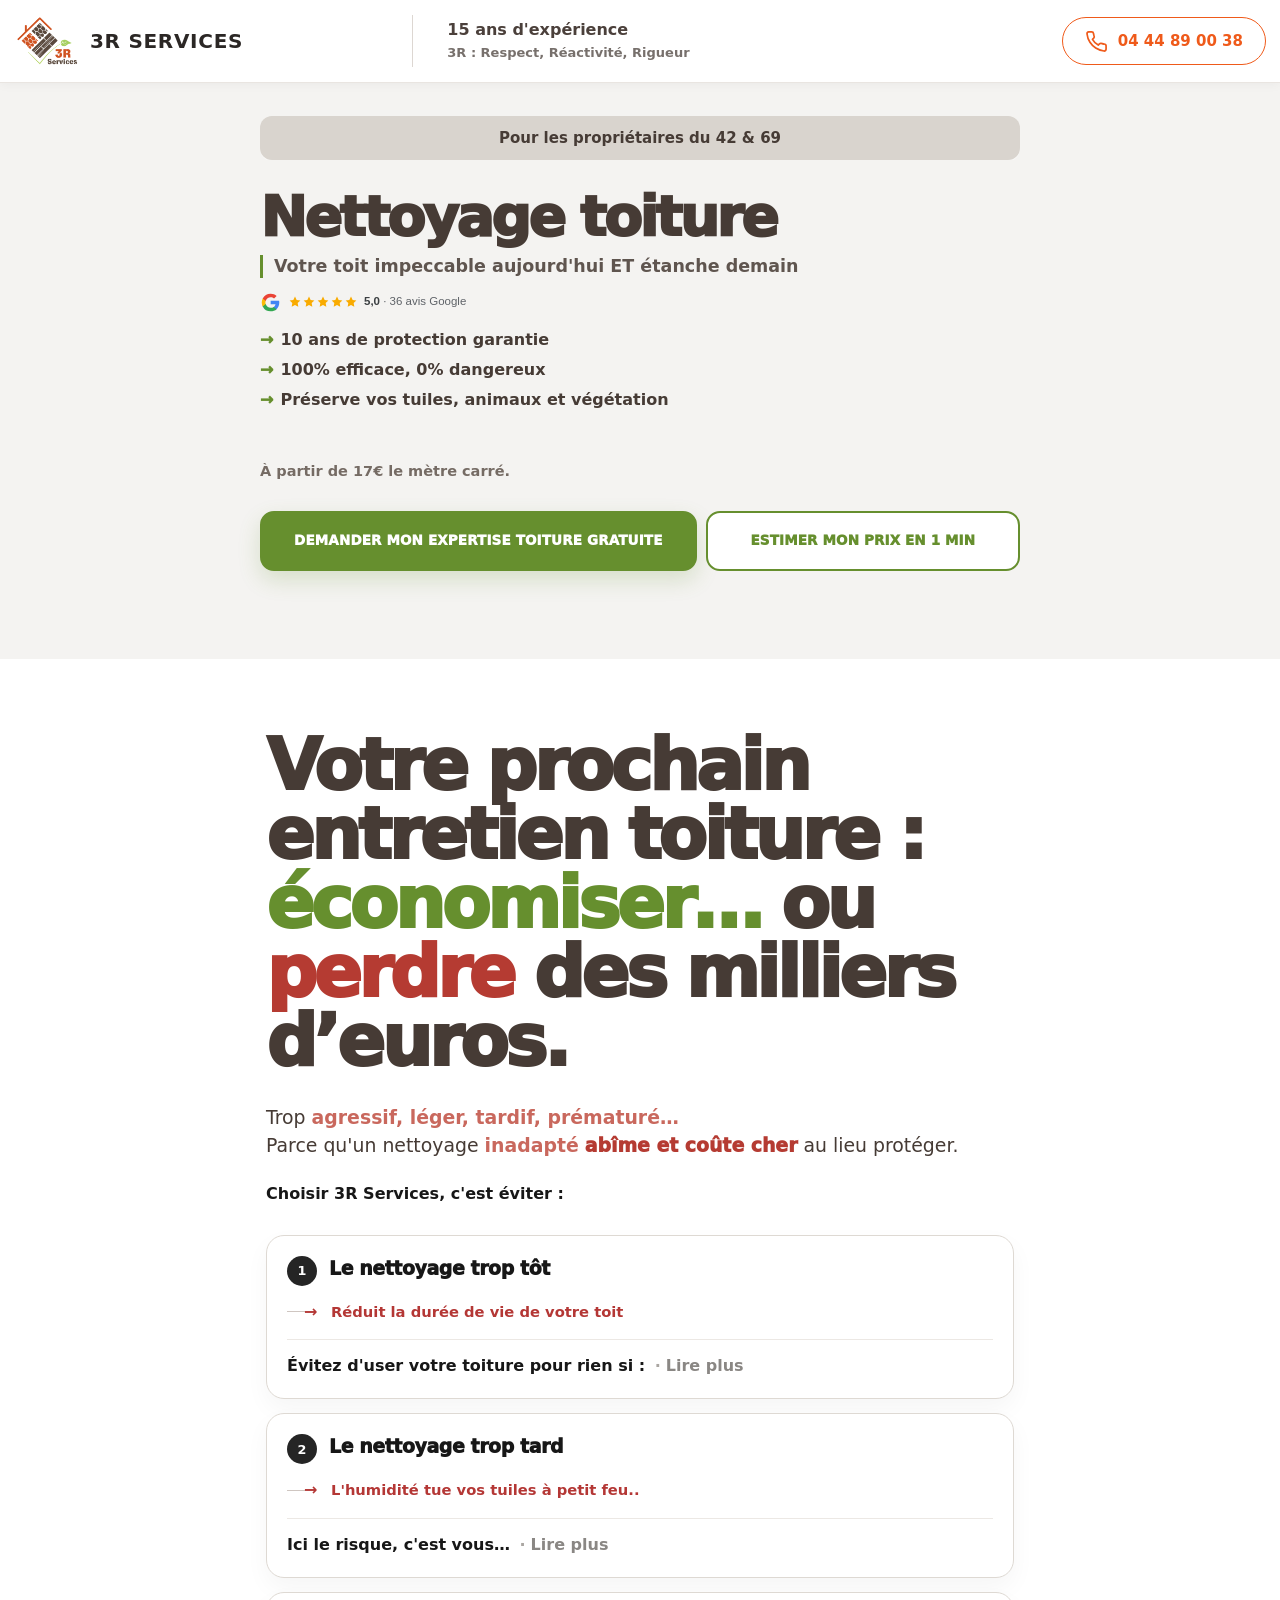
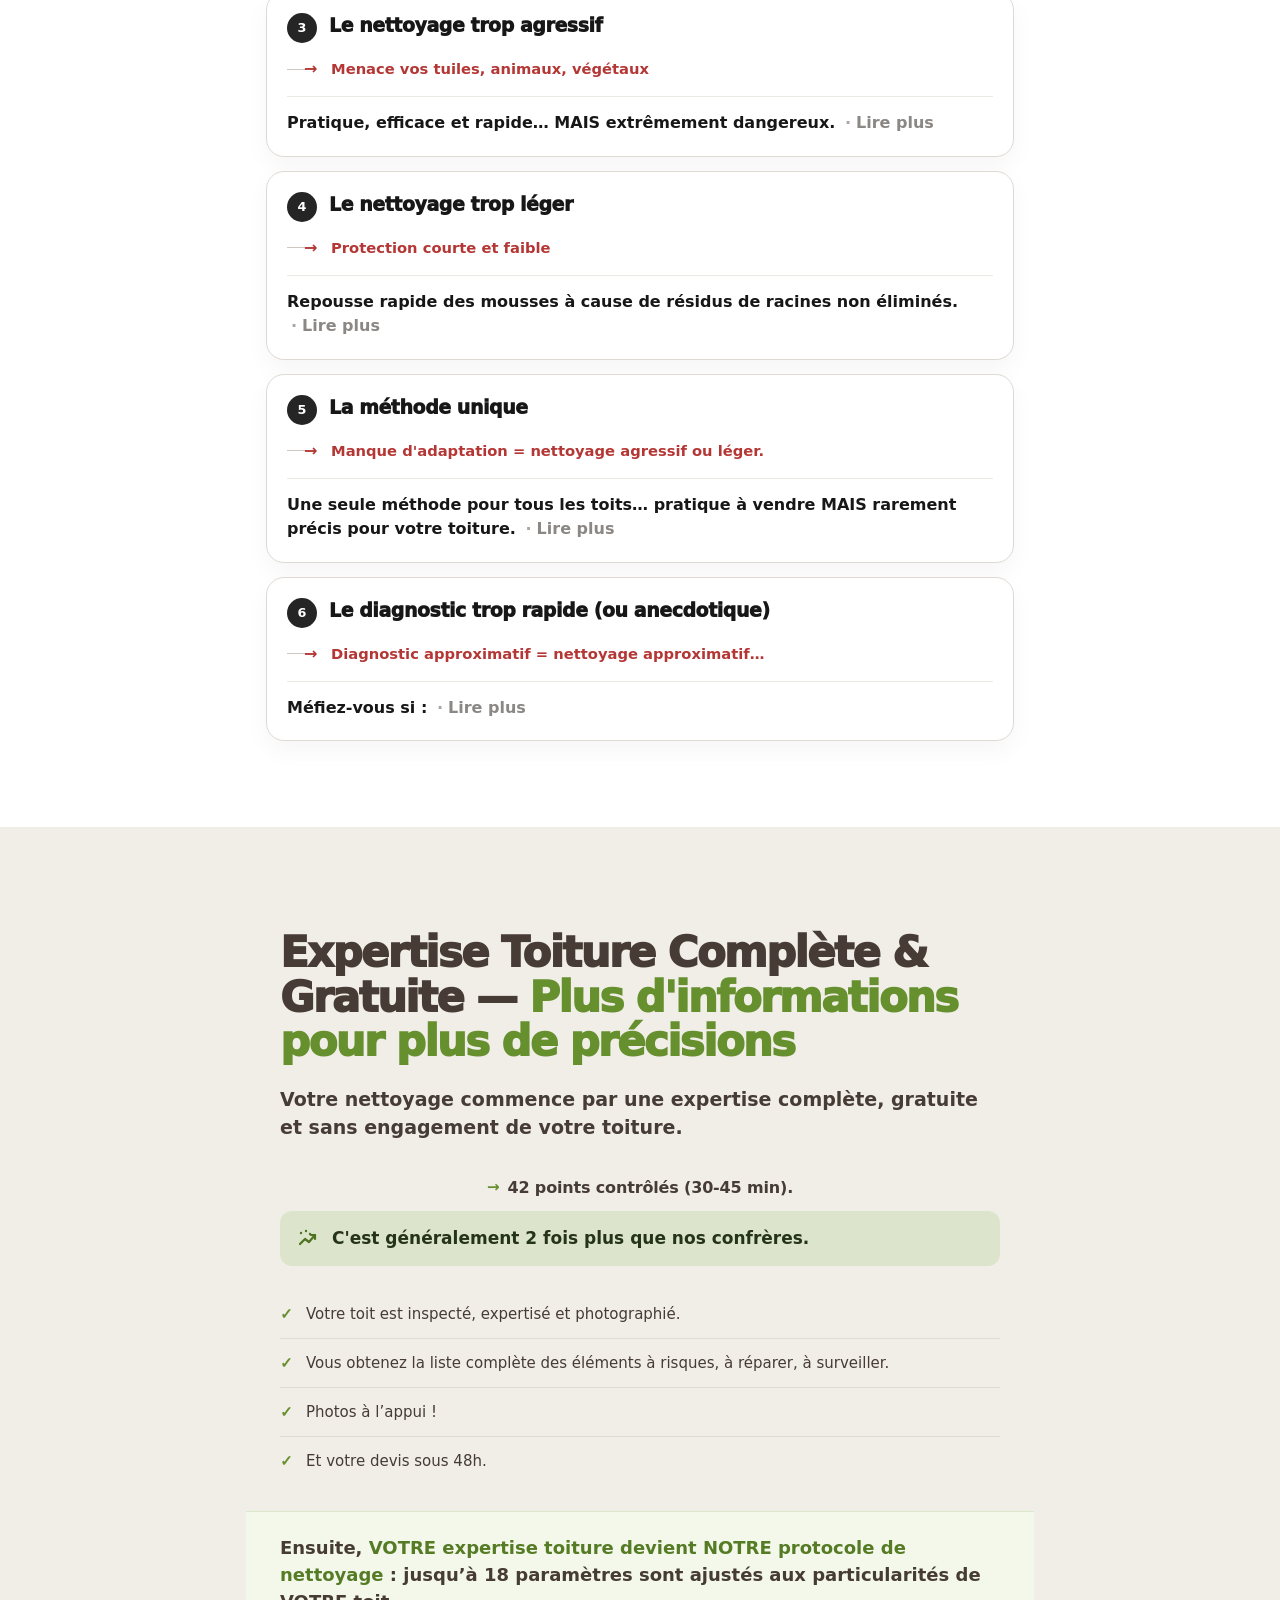
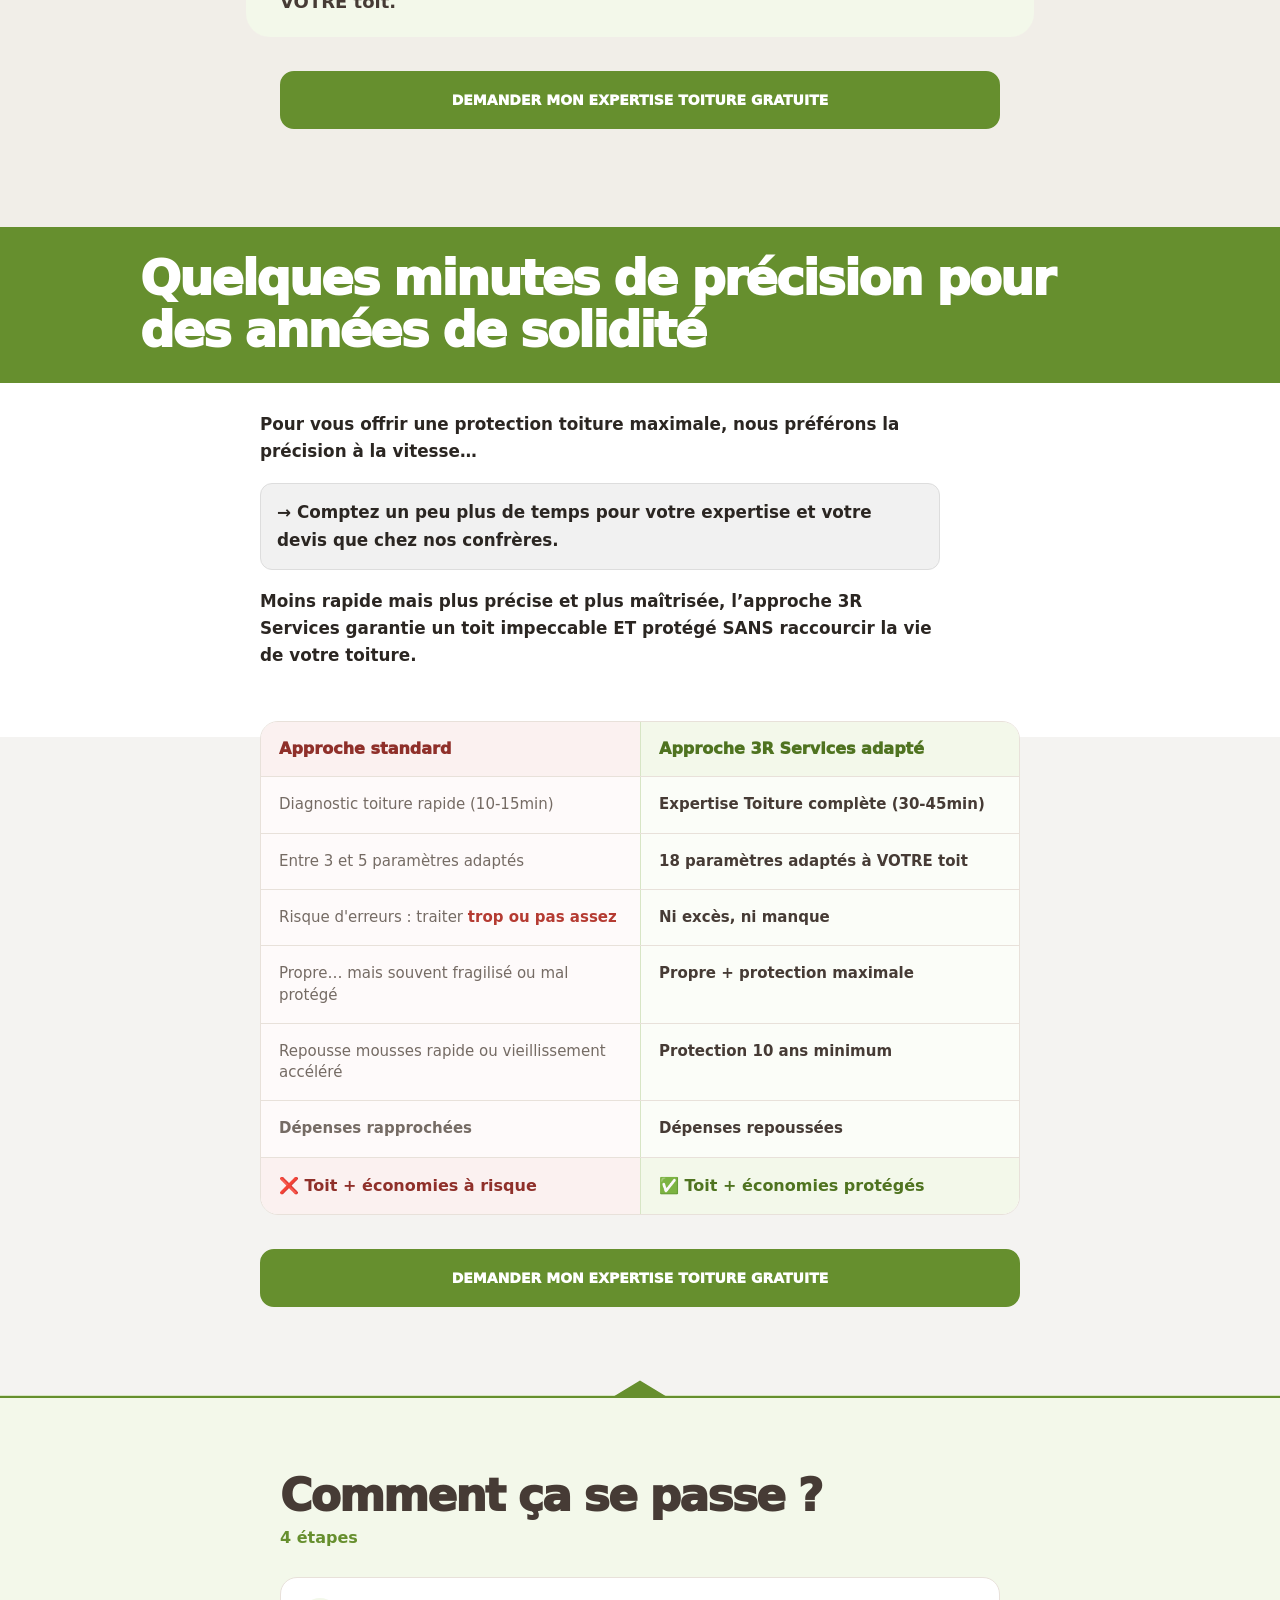
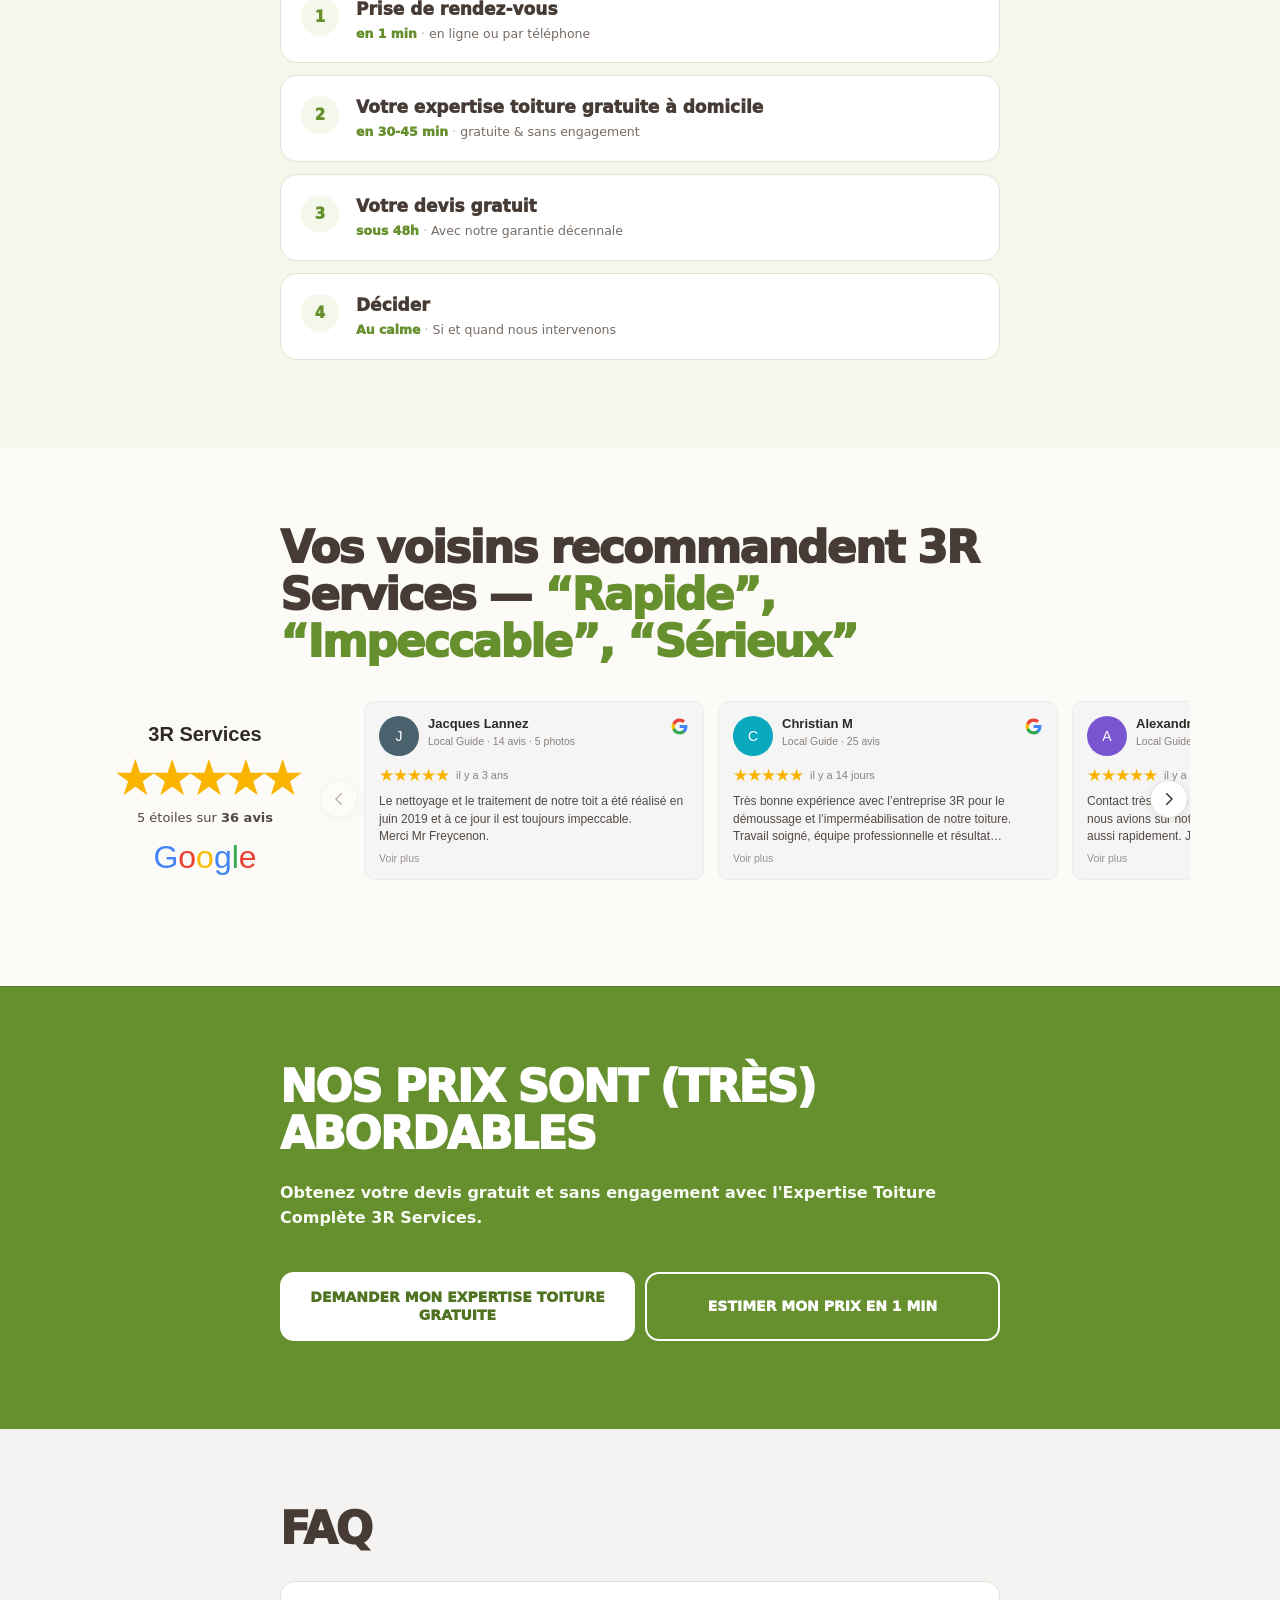
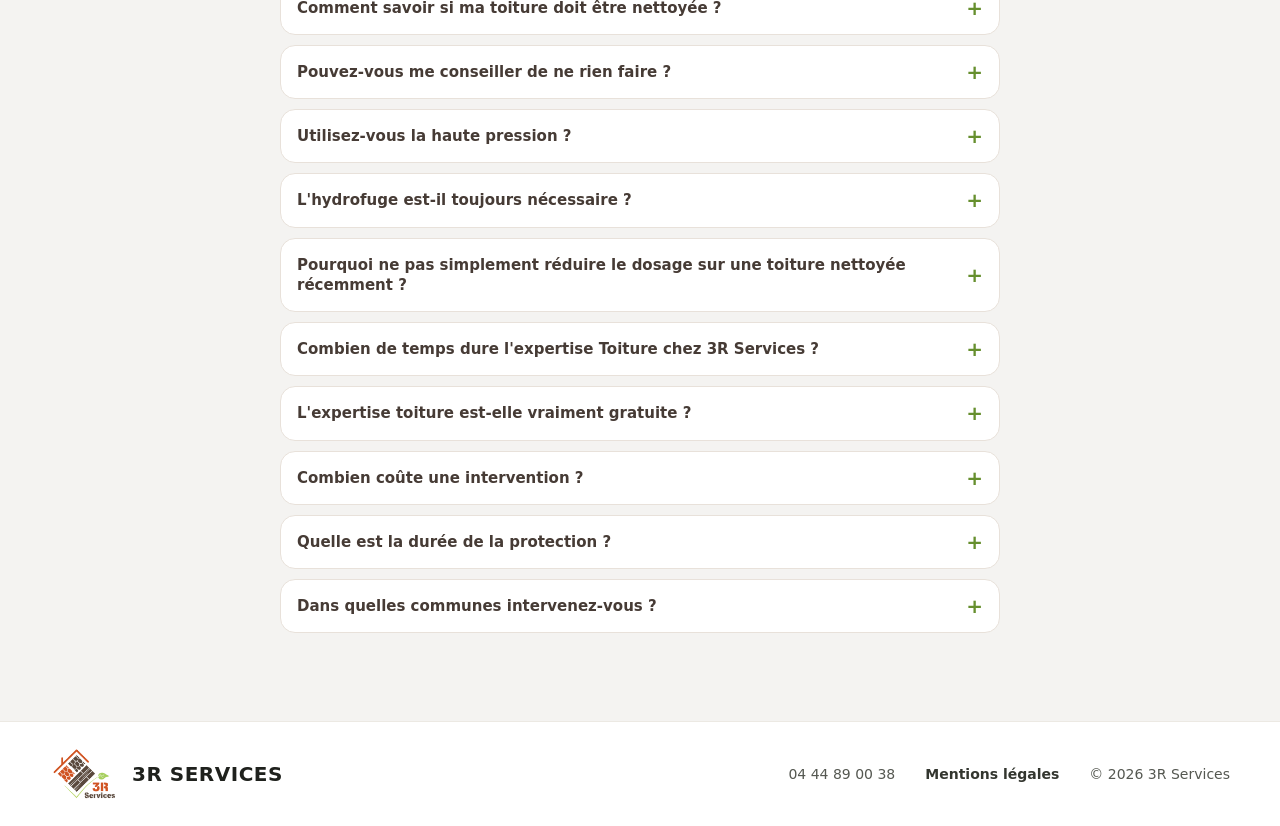
<file: preview/index.html>
<!doctype html>
<html lang="fr">
<head>
<!-- Google Tag Manager -->
<script>(function(w,d,s,l,i){w[l]=w[l]||[];w[l].push({'gtm.start':
new Date().getTime(),event:'gtm.js'});var f=d.getElementsByTagName(s)[0],
j=d.createElement(s),dl=l!='dataLayer'?'&l='+l:'';j.async=true;j.src=
'https://www.googletagmanager.com/gtm.js?id='+i+dl;f.parentNode.insertBefore(j,f);
})(window,document,'script','dataLayer','GTM-PMPVH6W9');</script>
<!-- End Google Tag Manager -->




  <meta charset="utf-8">
  <meta name="viewport" content="width=device-width,initial-scale=1">
  <style>
    html, body {
      margin: 0;
      padding: 0;
      background: #FCFBF7;
    }
    body {
      color: #463B35;
      font-family: Inter, ui-sans-serif, system-ui, -apple-system, BlinkMacSystemFont, "Segoe UI", sans-serif;
      -webkit-font-smoothing: antialiased;
    }
  </style>

  <style id="navbar-3r-styles">
    html {
      scroll-padding-top: 78px;
    }

    body.has-fixed-navbar-3r {
      padding-top: 68px;
    }

    .site-header-3r {
      position: fixed;
      top: 0;
      left: 0;
      right: 0;
      z-index: 900;
      width: 100%;
      background: rgba(255,255,255,.98);
      border-bottom: 1px solid #e9e5e1;
      box-shadow: 0 2px 10px rgba(0,0,0,.04);
    }

    .navbar-3r {
      width: min(calc(100% - 28px), 1380px);
      min-height: 68px;
      margin: 0 auto;
      display: flex;
      align-items: center;
      justify-content: space-between;
      gap: 18px;
    }

    .brand-3r {
      display: inline-flex;
      align-items: center;
      gap: 10px;
      min-width: 0;
      color: inherit;
      text-decoration: none;
    }

    .brand-logo-3r {
      width: 54px;
      height: 46px;
      display: block;
      object-fit: contain;
      flex: 0 0 auto;
    }

    .brand-name-3r {
      color: #2b2725;
      font-size: 16px;
      font-weight: 800;
      line-height: 1;
      letter-spacing: .035em;
      white-space: nowrap;
    }

    .desktop-center-3r,
    .desktop-phone-number-3r,
    .desktop-cta-label-3r {
      display: none;
    }

    .phone-link-3r {
      width: 44px;
      height: 44px;
      display: inline-flex;
      align-items: center;
      justify-content: center;
      flex: 0 0 auto;
      color: #ef5a1a;
      text-decoration: none;
      border-radius: 999px;
      transition: background .18s ease, transform .18s ease;
    }

    .phone-link-3r:hover {
      background: rgba(239,90,26,.08);
      transform: translateY(-1px);
    }

    .phone-link-3r:focus-visible {
      outline: 3px solid rgba(239,90,26,.25);
      outline-offset: 3px;
    }

    .phone-link-3r svg {
      width: 27px;
      height: 27px;
      stroke: currentColor;
      fill: none;
      stroke-width: 1.8;
      stroke-linecap: round;
      stroke-linejoin: round;
    }

    @media (min-width: 64rem) {
      html {
        scroll-padding-top: 92px;
      }

      body.has-fixed-navbar-3r {
        padding-top: 82px;
      }

      .navbar-3r {
        min-height: 82px;
        display: grid;
        grid-template-columns: minmax(275px, 1fr) minmax(360px, 1.25fr) minmax(360px, 1fr);
        gap: 34px;
      }

      .brand-3r {
        justify-self: start;
      }

      .brand-logo-3r {
        width: 66px;
        height: 58px;
      }

      .brand-name-3r {
        font-size: 20px;
      }

      .desktop-center-3r {
        display: flex;
        flex-direction: column;
        justify-content: center;
        min-height: 52px;
        padding-left: 34px;
        border-left: 1px solid #ddd7d2;
      }

      .center-title-3r {
        margin: 0;
        color: #4b403b;
        font-size: 16px;
        line-height: 1.2;
        font-weight: 800;
      }

      .center-subtitle-3r {
        margin: 6px 0 0;
        color: #77706c;
        font-size: 13px;
        line-height: 1.3;
      }

      .desktop-contact-3r {
        display: flex;
        align-items: center;
        justify-content: flex-end;
        gap: 18px;
      }

      .desktop-phone-number-3r {
        display: none;
        color: #2b2725;
        font-size: 16px;
        font-weight: 800;
        white-space: nowrap;
      }

      .phone-link-3r {
        width: auto;
        height: 48px;
        padding: 0 22px;
        gap: 10px;
        border: 1.5px solid #ef5a1a;
        background: #fff;
      }

      .phone-link-3r:hover {
        background: rgba(239,90,26,.055);
      }

      .phone-link-3r svg {
        width: 23px;
        height: 23px;
      }

      .desktop-cta-label-3r {
        display: inline;
        color: #ef5a1a;
        font-size: 15px;
        font-weight: 800;
        white-space: nowrap;
      }
    }

    @media (min-width: 64rem) and (max-width: 1180px) {
      .navbar-3r {
        grid-template-columns: minmax(250px, .9fr) minmax(300px, 1fr) auto;
        gap: 24px;
      }

      .desktop-center-3r {
        padding-left: 24px;
      }

      .desktop-phone-number-3r {
        display: none;
      }
    }
  </style>

  <style id="footer-3r-styles">
    .footer-3r {
      background: #fff;
      border-top: 1px solid #ece9e3;
    }

    .footer-3r__inner {
      width: min(1180px, calc(100% - 40px));
      min-height: 104px;
      margin: 0 auto;
      padding: 20px 0;
      display: flex;
      align-items: center;
      justify-content: space-between;
      gap: 36px;
    }

    .footer-3r__brand {
      display: flex;
      align-items: center;
      gap: 14px;
      min-width: 0;
      color: inherit;
      text-decoration: none;
    }

    .footer-3r__logo {
      width: 68px;
      height: auto;
      display: block;
      flex: 0 0 auto;
    }

    .footer-3r__name {
      color: #1f211d;
      font-size: 20px;
      line-height: 1;
      font-weight: 800;
      letter-spacing: .025em;
      white-space: nowrap;
    }

    .footer-3r__links {
      display: flex;
      align-items: center;
      gap: 30px;
      color: #555851;
      font-size: 14px;
    }

    .footer-3r__legal {
      color: #33362f;
      font-weight: 600;
      text-decoration: none;
      transition: color .18s ease;
    }

    .footer-3r__legal:hover,
    .footer-3r__legal:focus-visible {
      color: #e85f18;
      text-decoration: underline;
      text-underline-offset: 4px;
    }

    .footer-3r__copyright {
      white-space: nowrap;
    }

    @media (max-width: 700px) {
      .footer-3r__inner {
        width: min(100% - 32px, 1180px);
        min-height: auto;
        padding: 24px 0;
        flex-direction: column;
        align-items: stretch;
        gap: 22px;
      }

      .footer-3r__brand {
        justify-content: flex-start;
      }

      .footer-3r__logo {
        width: 62px;
      }

      .footer-3r__name {
        font-size: 18px;
      }

      .footer-3r__links {
        padding-top: 18px;
        border-top: 1px solid #efede8;
        justify-content: space-between;
        gap: 20px;
      }
    }

    @media (max-width: 430px) {
      .footer-3r__links {
        flex-direction: column;
        align-items: flex-start;
        gap: 10px;
      }
    }
  </style>

  <style id="section-cta-styles">
    .section-cta-wrap {
      display: grid;
      margin: 28px 0 0;
      padding: 0;
    }

    .section-cta {
      width: 100%;
      min-height: 58px;
      padding: 15px 16px;
      border: 2px solid #668F2E;
      border-radius: 14px;
      background: #668F2E;
      color: #fff;
      display: flex;
      align-items: center;
      justify-content: center;
      text-align: center;
      text-decoration: none;
      font-size: 13px;
      line-height: 1.2;
      font-weight: 950;
    }

    .s4v2-b3-card .section-cta-wrap {
      margin-top: 48px;
    }

    .section-cta:focus-visible {
      outline: 3px solid rgba(102,143,46,.34);
      outline-offset: 3px;
    }

    @media (min-width: 760px) {
      .section-cta-wrap {
        margin-top: 34px;
      }

      .s4v2-b3-card .section-cta-wrap {
        margin-top: 62px;
      }

      .section-cta {
        font-size: 14px;
      }
    }
  </style>

  <style>
/* SECTION 1 V2 — DUPLICATA INDÉPENDANT DE LA V1 */
.hero-v13{
  --ink:#463B35;
  --muted:#756B64;
  --green:#668F2E;
  --green-soft:#F3F8EA;
  --red:#B53B32;
  --bg:#FCFBF7;
  --line:#E8E1DA;
  --star:#F9AB00;
}
.hero-v13{
  width:min(100% - 30px,720px);
  margin:0 auto;
  padding:28px 0 54px;
}
.hero-v13 .owners{
  margin:0;
  padding:12px 14px;
  background:#F1EEE8;
  border-radius:12px;
  font-size:1rem;
  line-height:1.42;
  font-weight:850;
}
.hero-v13 .spacer{
  height:4vh;
  min-height:4vh;
  background:var(--bg);
}
.hero-v13 .value-chunk h1{
  margin:0;
  font-size:38px;
  line-height:1;
  letter-spacing:-.05em;
  font-weight:950;
}
.hero-v13 .google-proof{
  display:inline-flex;
  align-items:center;
  gap:7px;
  margin:0 0 14px;
  white-space:nowrap;
}
.hero-v13 .google-logo{
  width:21px;
  height:21px;
  flex:0 0 21px;
}
.hero-v13 .google-proof-inner{
  display:flex;
  align-items:center;
  gap:6px;
}
.hero-v13 .google-stars{
  display:flex;
  align-items:center;
  gap:0;
}
.hero-v13 .google-star{
  width:14px;
  height:14px;
  display:block;
}
.hero-v13 .google-copy{
  color:#5F6368;
  font-family:Arial,Helvetica,sans-serif;
  font-size:11.5px;
  line-height:1;
  white-space:nowrap;
}
.hero-v13 .google-copy strong{
  color:#3C4043;
  font-weight:700;
}
.hero-v13 .promises{
  display:grid;
  gap:9px;
  padding:14px 15px;
  background:var(--green-soft);
  border-left:4px solid var(--green);
  border-radius:0 14px 14px 0;
}
.hero-v13 .promise{
  display:flex;
  align-items:flex-start;
  gap:7px;
  font-size:18px;
  line-height:1.28;
  font-weight:950;
}
.hero-v13 .arrow{
  color:var(--green);
  font-weight:950;
}
.hero-v13 .problem{
  margin:0;
  color:var(--red);
  font-size:17px;
  line-height:1.38;
  font-weight:850;
}
.hero-v13 .ctas{
  display:grid;
  gap:9px;
}
.hero-v13 .cta{
  min-height:58px;
  padding:15px 16px;
  border-radius:14px;
  display:flex;
  align-items:center;
  justify-content:center;
  text-align:center;
  text-decoration:none;
  font-size:13px;
  line-height:1.2;
  font-weight:950;
}
.hero-v13 .cta-primary{
  background:var(--green);
  border:2px solid var(--green);
  color:#fff;
}
.hero-v13 .cta-secondary{
  background:#fff;
  border:2px solid var(--green);
  color:var(--green);
}
@media (min-width:760px){.hero-v13{
    padding:48px 0 72px;
  }
.hero-v13 .value-chunk h1{
    font-size:50px;
  }
.hero-v13 .owners{
    font-size:1.1rem;
  }
.hero-v13 .promise{
    font-size:20px;
  }
.hero-v13 .problem{
    font-size:18px;
  }
.hero-v13 .ctas{
    grid-template-columns:1fr 1fr;
  }
.hero-v13 .cta{
    font-size:14px;
  }
}
.hero-v13 .google-proof{
  margin-top:0 !important;
}
.hero-v13 .value-chunk h1{
  margin-bottom:0 !important;
}
.hero-v13 .value-chunk h1{
  margin-bottom:21px !important;
}
.hero-v13 .google-proof{
  margin-top:0 !important;
}
.hero-v13{
  width:min(100% - 30px,720px);
  margin:0 auto;
  color:var(--ink,#463B35);
  font-family:Inter,system-ui,-apple-system,BlinkMacSystemFont,"Segoe UI",sans-serif;
  -webkit-font-smoothing:antialiased;
}
.hero-v13 *{box-sizing:border-box}


  </style>

  <style id="section1-v2-google-exact">

/* Reproduction EXACTE du bloc Google horizontal de la Section 1 V13 validée */
.hero-v13 .google-proof{display:inline-flex;
  align-items:center;
  gap:7px;
  margin:0 0 14px;
  white-space:nowrap;}
.hero-v13 .google-logo{width:21px;
  height:21px;
  flex:0 0 21px;}
.hero-v13 .google-proof-inner{display:flex;
  align-items:center;
  gap:6px;}
.hero-v13 .google-stars{display:flex;
  align-items:center;
  gap:0;}
.hero-v13 .google-star{width:14px;
  height:14px;
  display:block;}
.hero-v13 .google-copy{color:#5F6368;
  font-family:Arial,Helvetica,sans-serif;
  font-size:11.5px;
  line-height:1;
  white-space:nowrap;}
.hero-v13 .google-copy strong{color:#3C4043;
  font-weight:700;}

  </style>

  <style id="section1-v2-google-fix">

/* Neutralise les anciens styles Google globaux du fichier combiné. */
.hero-v13 .google-stars{
  display:flex !important;
  align-items:center !important;
  gap:0 !important;
  width:auto !important;
  height:auto !important;
  line-height:normal !important;
  flex:0 0 auto !important;
}

.hero-v13 .google-star{
  display:block !important;
  width:14px !important;
  height:14px !important;
  flex:0 0 14px !important;
}

.hero-v13 .google-proof{
  display:inline-flex !important;
  align-items:center !important;
  gap:7px !important;
  margin:0 0 14px !important;
  width:auto !important;
  max-width:100% !important;
}

.hero-v13 .google-proof-inner{
  display:flex !important;
  flex-direction:row !important;
  align-items:center !important;
  gap:6px !important;
  width:auto !important;
}

.hero-v13 .google-logo{
  width:21px !important;
  height:21px !important;
  flex:0 0 21px !important;
}

.hero-v13 .google-copy{
  width:auto !important;
  flex:0 0 auto !important;
  white-space:nowrap !important;
}

  </style>

<style id="section1-v2-base-overrides">
/* V2 : conservation du DOM original de la V1 */
.hero-v13 .problem{
  color:var(--ink) !important;
  font-size:16px !important;
  line-height:1.4 !important;
  font-weight:850 !important;
}
/* Garantit la structure verticale originale :
   H1 → Google horizontal → bénéfices */
.hero-v13 .value-chunk{
  display:block !important;
}
.hero-v13 .google-proof{
  display:inline-flex !important;
  width:auto !important;
  max-width:100% !important;
  float:none !important;
}
.hero-v13 .promises{
  display:grid !important;
  width:100% !important;
  float:none !important;
}
</style>


<style id="section1-v2-design-b">
/* B — Liste compacte avec simple filet vertical */
.hero-v13 .owners{
  background:#F1EEE8 !important;
}
.hero-v13 .value-chunk h1{
  margin-bottom:12px !important;
}
.hero-v13 .google-proof{
  margin:0 0 14px !important;
}
.hero-v13 .promises{
  display:grid !important;
  gap:4px !important;
  padding:2px 0 2px 14px !important;
  background:transparent !important;
  border:0 !important;
  border-left:3px solid var(--green) !important;
  border-radius:0 !important;
}
.hero-v13 .promise{
  padding:3px 0 !important;
  font-size:16px !important;
  line-height:1.28 !important;
}
.hero-v13 .arrow{
  color:var(--green) !important;
}
.hero-v13 .problem{
  margin-top:18px !important;
}
.hero-v13 .spacer{
  height:28px !important;
  min-height:28px !important;
}
@media(min-width:760px){
  .hero-v13 .promise{font-size:18px !important}
}
</style>


<style id="section1-v2-hero-common">
/* HERO V2 — renforcement de la hiérarchie sans toucher à la copy */
html,body{margin:0;padding:0}
body{background:#FCFBF7}

.hero-v13{
  width:min(100% - 28px,760px) !important;
  margin:0 auto !important;
  padding:18px 0 68px !important;
  
  display:flex;
  flex-direction:column;
  justify-content:flex-start;
}

.hero-v13 .owners{
  margin:0 !important;
  padding:11px 13px !important;
  background:#F1EEE8 !important;
  border-radius:12px !important;
  font-size:14px !important;
  line-height:1.35 !important;
  font-weight:850 !important;
}

.hero-v13 .spacer{
  height:24px !important;
  min-height:24px !important;
}

.hero-v13 .value-chunk h1{
  margin:0 0 10px !important;
  max-width:680px;
  font-size:clamp(39px,10.4vw,58px) !important;
  line-height:.98 !important;
  letter-spacing:-.052em !important;
  font-weight:950 !important;
}

.hero-v13 .google-proof{
  margin:0 0 15px !important;
  transform:none !important;
}

.hero-v13 .google-copy{
  font-size:11.5px !important;
}

.hero-v13 .promises{
  margin-top:0 !important;
}

.hero-v13 .promise{
  font-weight:900 !important;
}

.hero-v13 .problem{
  margin:16px 0 0 !important;
  padding:0 !important;
  background:transparent !important;
  color:#5F554F !important;
  font-size:14.5px !important;
  line-height:1.35 !important;
  font-weight:800 !important;
  text-align:left !important;
}

.hero-v13 .ctas{
  display:grid !important;
  gap:9px !important;
}

.hero-v13 .cta{
  min-height:58px !important;
  padding:14px 15px !important;
  border-radius:14px !important;
  font-size:13px !important;
  line-height:1.15 !important;
  font-weight:950 !important;
  letter-spacing:.01em;
}

.hero-v13 .cta-primary{
  box-shadow:0 9px 22px rgba(102,143,46,.20);
}

.hero-v13 .cta-secondary{
  background:#fff !important;
}

@media(min-width:760px){
  .hero-v13{
    min-height:auto;
    padding:34px 0 88px !important;
  }
  .hero-v13 .owners{
    font-size:15px !important;
    padding:12px 15px !important;
  }
  .hero-v13 .spacer{
    height:30px !important;
    min-height:30px !important;
  }
  .hero-v13 .value-chunk h1{
    font-size:56px !important;
  }
  .hero-v13 .ctas{
    grid-template-columns:1.25fr .9fr !important;
  }
  .hero-v13 .cta{
    min-height:60px !important;
    font-size:13.5px !important;
  }
}
</style>

<style id="hero-b">
/* HERO B — filet vertical / structure légère */
.hero-v13 .promises{
  gap:2px !important;
  padding:2px 0 2px 13px !important;
  background:transparent !important;
  border:0 !important;
  border-left:3px solid #668F2E !important;
  border-radius:0 !important;
}
.hero-v13 .promise{
  padding:4px 0 !important;
  font-size:17px !important;
  line-height:1.26 !important;
}
.hero-v13 .arrow{color:#668F2E !important}
</style>


<style id="section1-v2-top-text-centered">
/* Seul changement demandé : centrage du texte du bandeau supérieur */
.hero-v13 .owners{
  text-align:center !important;
}
</style>


<style id="section1-v2-copy-layout">
.hero-v13 .v2-hero-subtitle{
  margin:0 0 12px;
  color:var(--ink);
  font-size:18px;
  line-height:1.3;
  font-weight:900;
}
.hero-v13 .problem{
  margin-top:18px !important;
}
@media(min-width:760px){
  .hero-v13 .v2-hero-subtitle{
    font-size:21px;
  }
}
</style>


<style id="section1-v2-variant-2">
/* Version 2 — sous-titre comme promesse centrale */
.hero-v13 .value-chunk h1{
  margin-bottom:10px !important;
}
.hero-v13 .v2-hero-subtitle{
  margin:0 0 14px !important;
  padding-left:11px;
  border-left:3px solid #668F2E;
  font-size:17.5px !important;
  line-height:1.28 !important;
  max-width:570px;
}
.hero-v13 .google-proof{
  margin-bottom:13px !important;
}
.hero-v13 .promises{
  gap:2px !important;
  padding:0 !important;
  background:transparent !important;
  border:0 !important;
  border-radius:0 !important;
}
.hero-v13 .promise{
  padding:4px 0 !important;
  font-size:16px !important;
  line-height:1.25 !important;
}
.hero-v13 .arrow{
  color:#668F2E !important;
}
</style>



<!-- STYLES SECTION 2 V2 -->

<style id="section-4-validated-version-b">
/* SECTION 4 VALIDÉE — Version B — styles totalement isolés */
.s4-new-shell{
  --s4-bg:#f4f3f1;
  --s4-surface:#ffffff;
  --s4-text:#171717;
  --s4-muted:#66615d;
  --s4-line:#ded9d3;
  --s4-accent:#b43735;
  --s4-soft:#faf7f5;
  --s4-dark:#252525;
  width:100%;
  background:var(--s4-bg);
  color:var(--s4-text);
  font-family:Inter,system-ui,-apple-system,"Segoe UI",sans-serif;
  line-height:1.52;
}
.s4-new-shell,
.s4-new-shell *{box-sizing:border-box}
.s4-new{
  max-width:780px;
  margin:auto;
  padding:54px 16px 76px;
}
.s4-new h1{
  margin:0;
  font-size:clamp(2rem,7.7vw,3.25rem);
  line-height:1.04;
  letter-spacing:-.045em;
  font-weight:950;
}
.s4-new .s4n-intro{
  margin:18px 0 6px;
  color:var(--s4-muted);
  font-size:1.05rem;
}
.s4-new .s4n-lead{
  margin:0 0 28px;
  font-weight:800;
}
.s4-new .s4n-cards{
  display:grid;
  gap:14px;
}
.s4-new .s4n-item{
  background:var(--s4-surface);
  border:1px solid var(--s4-line);
  border-radius:18px;
  padding:20px;
  box-shadow:0 10px 24px rgba(0,0,0,.04);
}
.s4-new .s4n-item-head{
  display:flex;
  gap:12px;
  align-items:flex-start;
}
.s4-new .s4n-num{
  display:grid;
  place-items:center;
  width:30px;
  height:30px;
  border-radius:50%;
  background:var(--s4-dark);
  color:#fff;
  font-weight:900;
  font-size:.8rem;
  flex:0 0 auto;
}
.s4-new h2{
  margin:1px 0 0;
  font-size:1.18rem;
  line-height:1.2;
  letter-spacing:-.02em;
  font-weight:950;
}
.s4-new .s4n-cause-line{
  display:flex;
  align-items:center;
  gap:10px;
  margin-top:14px;
  color:var(--s4-accent);
  font-size:.92rem;
  font-weight:800;
}
.s4-new .s4n-cause-flow{
  display:flex;
  align-items:center;
  flex:0 0 34px;
}
.s4-new .s4n-flow-line{
  width:18px;
  height:1px;
  background:#cfc6c1;
}
.s4-new .s4n-flow-arrow{
  margin-left:-1px;
  color:var(--s4-accent);
  font-size:1rem;
  font-weight:900;
}
.s4-new .s4n-preview{
  margin:15px 0 0;
  padding-top:14px;
  border-top:1px solid #ece8e4;
  font-weight:750;
}
.s4-new .s4n-inline-more{
  display:inline;
  border:0;
  background:none;
  padding:0;
  margin-left:4px;
  color:#8a8784;
  font:inherit;
  font-weight:600;
  cursor:pointer;
}
.s4-new .s4n-inline-more::before{
  content:"·";
  margin-right:5px;
  color:#aaa6a2;
}
.s4-new .s4n-inline-more:hover{color:#5c5957}
.s4-new .s4n-inline-more:focus-visible{
  outline:2px solid #777;
  outline-offset:3px;
  border-radius:2px;
}
.s4-new .s4n-details-inner{
  padding-top:11px;
  color:var(--s4-muted);
  font-size:.94rem;
}
.s4-new .s4n-details-inner p{margin:10px 0}
.s4-new .s4n-details-inner ul,
.s4-new .s4n-details-inner ol{
  padding-left:1.25rem;
  margin:10px 0;
}
.s4-new .s4n-details-inner li + li{margin-top:7px}
@media(min-width:760px){
  .s4-new{padding-top:72px;padding-bottom:86px}
}
</style>

<style id="section4-v2-reference-intro-style">
/* Intro Section 4 V2 — reprise des couleurs et de l'interlignage du screenshot */

.s4-new h1{
  color:#463B35 !important;
  font-size:clamp(2.65rem,10.8vw,4.45rem) !important;
  line-height:.98 !important;
  letter-spacing:-.052em !important;
  font-weight:950 !important;
  margin:0 0 24px !important;
}

.s4-new .s4-title-save{
  color:#668F2E !important;
}

.s4-new .s4-title-lose{
  color:#B53B32 !important;
}

.s4-new .s4-v2-alert-copy{
  margin:0 0 24px !important;
}

.s4-new .s4-alert-line{
  margin:0 !important;
  color:#463B35 !important;
  font-size:1.12rem !important;
  line-height:1.38 !important;
  font-weight:500 !important;
}

.s4-new .s4-alert-line + .s4-alert-line{
  margin-top:2px !important;
}

.s4-new .s4-alert-soft{
  color:#C9685D !important;
  font-weight:900 !important;
}

.s4-new .s4-alert-line strong{
  color:#463B35 !important;
  font-weight:950 !important;
}

.s4-new .s4n-lead{
  margin-top:0 !important;
}

@media(min-width:760px){
  .s4-new h1{
    font-size:4.45rem !important;
    line-height:.97 !important;
    margin-bottom:28px !important;
  }

  .s4-new .s4-alert-line{
    font-size:1.18rem !important;
  }
}
</style>


<style id="section4-v2-expensive-red-a-fix">
/* A — rouge fort */
.s4-new .s4-alert-line strong.s4-expensive{
  color:#B53B32 !important;
  font-weight:950 !important;
}
</style>



<!-- STYLES SECTION 3 V2 — VALIDÉE / FOND GRIS -->
<style>
html,body{margin:0;padding:0;background:#F1EEE8}
body{color:#463B35;font-family:Inter,ui-sans-serif,system-ui,-apple-system,BlinkMacSystemFont,"Segoe UI",sans-serif;-webkit-font-smoothing:antialiased}
</style>
<style id="section4-v2-validee-verrouillee">
.s4v2-b3-wrap{
  background:#F1EEE8;
  padding:48px 16px 52px;
}
.s4v2-b3-card{
  --ink:#463B35;
  --muted:#756B64;
  --green:#668F2E;
  --soft:#F6F3EF;
  --line:#E3DDD6;
  width:min(100%,720px);
  margin:auto;
  background:#fff;
  border:1px solid #DED7CF;
  border-radius:24px;
  padding:24px 20px 20px;
  box-shadow:0 8px 24px rgba(70,59,53,.05);
}
.s4v2-b3-card *{box-sizing:border-box}
.s4v2-b3-card h1{
  margin:0 0 20px;
  font-size:30px;
  line-height:1.06;
  letter-spacing:-.04em;
  font-weight:950;
}
.s4v2-b3-card h1 .accent{color:var(--green)}
.s4v2-b3-card .intro{
  margin:0 0 18px;
  padding-bottom:18px;
  
  font-size:17px;
  line-height:1.48;
  font-weight:800;
}
.s4v2-b3-card .stats{
  display:grid;
  grid-template-columns:1fr 1fr;
  gap:0;
  margin:0 0 16px;
  border:1px solid #DED7CF;
  border-radius:14px;
  overflow:hidden;
  background:#FAF8F5;
}
.s4v2-b3-card .stat{
  padding:16px 13px;
  background:transparent;
  font-size:14px;
  line-height:1.4;
  font-weight:900;
}
.s4v2-b3-card .stat + .stat{
  border-left:1px solid #DED7CF;
}
.s4v2-b3-card .results{
  padding:6px 0;
}
.s4v2-b3-card .results ul{
  margin:0;
  padding:0;
  list-style:none;
}
.s4v2-b3-card .results li{
  position:relative;
  margin:0;
  padding:13px 0 13px 26px;
  font-size:14px;
  line-height:1.48;
  border-bottom:1px solid rgba(70,59,53,.10);
}
.s4v2-b3-card .results li:last-child{border-bottom:0}
.s4v2-b3-card .results li::before{
  content:"✓";
  position:absolute;
  left:0;
  top:13px;
  color:#668F2E;
  font-weight:950;
}
.s4v2-b3-card .bridge{
  margin:16px -20px -20px;
  padding:18px 20px;
  background:#F3F8EA;
  border-radius:0 0 24px 24px;
  border-top:1px solid #DCE8CB;
  font-size:16px;
  line-height:1.5;
  font-weight:850;
}
.s4v2-b3-card .bridge strong{color:#557B25}

@media(min-width:760px){
  .s4v2-b3-wrap{padding:70px 24px}
  .s4v2-b3-card{padding:34px 34px 28px}
  .s4v2-b3-card h1{font-size:42px}
  .s4v2-b3-card .intro{font-size:19px}
  .s4v2-b3-card .stat,
  .s4v2-b3-card .results li{font-size:15px}
  .s4v2-b3-card .bridge{
    margin:20px -34px -28px;
    padding:22px 34px;
    font-size:18px;
  }
}
</style>
<style id="section4-v2-compare-badge-ref">
.s4v2-b3-card .stats-ref{
  margin:0 0 18px;
}

.s4v2-b3-card .stat-main{
  margin:0 0 12px;
  padding:0;
  color:#463B35;
  font-size:16px;
  line-height:1.35;
  font-weight:900;
}

.s4v2-b3-card .compare-badge{
  display:flex;
  align-items:flex-start;
  gap:12px;
  padding:15px 16px;
  border-radius:12px;
  background:#DCE5CB;
  color:#26331B;
}

.s4v2-b3-card .compare-icon{
  flex:0 0 24px;
  width:24px;
  height:24px;
  margin-top:1px;
  color:#4F7320;
}

.s4v2-b3-card .compare-badge span{
  display:block;
  font-size:16px;
  line-height:1.45;
  font-weight:650;
}

@media(min-width:760px){
  .s4v2-b3-card .stat-main{
    font-size:18px;
  }
  .s4v2-b3-card .compare-badge span{
    font-size:17px;
  }
}
</style>
<style id="section4-v2-horizontal-overflow-fix">
/* Correctif largeur mobile uniquement */
html, body{
  width:100%;
  max-width:100%;
  overflow-x:hidden;
}

.s4v2-b3-wrap,
.s4v2-b3-card,
.s4v2-b3-card *{
  box-sizing:border-box;
}

.s4v2-b3-wrap{
  width:100%;
  max-width:100%;
}

.s4v2-b3-card{
  width:100%;
  max-width:720px;
}
</style>
<style id="align-42-version-b">
/* 42 points aligné sur le début du TEXTE du bloc vert */
.s4v2-b3-card .stat-main{
  margin-left:0 !important;
  margin-right:0 !important;
  padding-left:52px !important;
  padding-right:16px !important;
}

@media(max-width:420px){
  .s4v2-b3-card .stat-main{
    padding-left:52px !important;
  }
}
</style>
<style id="align-42-version-b-one-line">
/* Garder "42 points contrôlés (30-45 min)." sur une seule ligne */
.s4v2-b3-card .stat-main{
  white-space:nowrap !important;
  font-size:14px !important;
  letter-spacing:-0.01em !important;
}

@media(min-width:390px){
  .s4v2-b3-card .stat-main{
    font-size:15px !important;
  }
}

@media(min-width:760px){
  .s4v2-b3-card .stat-main{
    font-size:18px !important;
  }
}
</style>
<style id="stat-main-1rem">
.s4v2-b3-card .stat-main{
  font-size:1rem !important;
}
@media(min-width:390px){
  .s4v2-b3-card .stat-main{
    font-size:1rem !important;
  }
}
@media(min-width:760px){
  .s4v2-b3-card .stat-main{
    font-size:1rem !important;
  }
}
</style>
<style id="stat-main-centered-arrow">
.s4v2-b3-card .stat-main{
  display:flex !important;
  align-items:center !important;
  justify-content:center !important;
  gap:8px !important;
  text-align:center !important;
  font-size:1rem !important;
  white-space:nowrap !important;
  padding-left:0 !important;
  padding-right:0 !important;
}

.s4v2-b3-card .stat-main::before{
  content:"→";
  display:inline-block;
  color:#668F2E;
  font-size:.95rem;
  line-height:1;
  font-weight:900;
}
</style>
<style id="arrow-horizontal-a">
.s4v2-b3-card .stat-main{
  gap:8px !important;
}
.s4v2-b3-card .stat-main::before{
  content:"→" !important;
  font-size:.95rem !important;
}
</style>
<style id="section3-v2-no-white-card">
html, body{
  background:#F1EEE8 !important;
}
.s4v2-b3-wrap{
  background:#F1EEE8 !important;
}
.s4v2-b3-card{
  background:transparent !important;
  border:0 !important;
  border-radius:0 !important;
  box-shadow:none !important;
  padding-left:0 !important;
  padding-right:0 !important;
}
.s4v2-b3-card,
.s4v2-b3-card .content,
.s4v2-b3-card .body,
.s4v2-b3-card .stats,
.s4v2-b3-card .results,
.s4v2-b3-card .result-list{
  background:transparent !important;
}
.s4v2-b3-card .bridge{
  box-shadow:none !important;
}
</style>

<!-- STYLES SECTION 4 V2 — VALIDÉE -->
<style>
html,body{
  margin:0;
  padding:0;
  background:#FCFBF7;
}
body{
  color:#463B35;
  font-family:Inter,ui-sans-serif,system-ui,-apple-system,BlinkMacSystemFont,"Segoe UI",sans-serif;
  -webkit-font-smoothing:antialiased;
}
</style>
<style>
/* Transition S4 → S5 : vert EXACT de "économiser…" en Section 1 */
.s5 .s5-green-shell{
  margin-left:calc(50% - 50vw);
  margin-right:calc(50% - 50vw);
  margin-top:-54px;
  padding-left:max(14px, calc((100vw - 760px)/2));
  padding-right:max(14px, calc((100vw - 760px)/2));
  padding-bottom:24px;
  background:#668F2E;
}
.s5 .s5-green-head{
  background:#668F2E;
  padding-top:46px;
  padding-bottom:32px;
}
.s5 .s5-green-head h1{
  color:#FFFFFF;
  margin-bottom:18px;
}
.s5 .s5-green-head .subtitle{
  color:#F3F8EA;
  margin:0;
}
.s5 .compare{
  position:relative;
  z-index:2;
  margin-top:-16px;
}
@media(min-width:760px){
  .s5 .s5-green-shell{margin-top:-76px;padding-bottom:30px}
  
</style>
<style>

/* SECTION 5 VALIDÉE — CSS isolé et fidèle */
.s5{
  --ink:#463B35;
  --muted:#756B64;
  --orange:#D25421;
  --red:#B53B32;
  --green:#668F2E;
  --bg:#FCFBF7;
  --card:#FFFFFF;
  --line:#E8E1DA;
  --soft:#F4F0EC;
  --good:#F3F8EA;
  --green-3r:#668F2E;
  --green-3r-dark:#4F7320;
  --green-3r-soft:#F3F8EA;
  --green-3r-line:#D7E5C5;
  --red-standard:#B53B32;
  --red-standard-dark:#8F302A;
  --red-standard-soft:#FBF1F0;
  --red-standard-line:#EBCFCD;

  width:min(100% - 28px,760px);
  margin:auto;
  padding:54px 0 68px;
  color:var(--ink);
  font-family:Inter,ui-sans-serif,system-ui,-apple-system,BlinkMacSystemFont,"Segoe UI",sans-serif;
  -webkit-font-smoothing:antialiased;
}
.s5 *{box-sizing:border-box}

.s5 h1{
  margin:0 0 28px;
  font-size:31px;
  line-height:1.08;
  letter-spacing:-.04em;
  font-weight:950;
}
.s5 .subtitle{
  margin:-8px 0 28px;
  color:var(--muted);
  font-size:16px;
  line-height:1.5;
  font-weight:650;
}

.s5 .compare{
  overflow:hidden;
  border:1px solid var(--line);
  border-radius:18px;
  background:#fff;
}
.s5 .head,
.s5 .row{
  display:grid;
  grid-template-columns:minmax(0,1fr) minmax(0,1fr);
}
.s5 .head{
  background:var(--soft);
  border-bottom:1px solid var(--line);
}
.s5 .head > div{
  padding:14px 11px;
  font-size:13px;
  line-height:1.25;
  font-weight:950;
}
.s5 .head > div:first-child{
  background:var(--red-standard-soft);
  color:var(--red-standard-dark);
}
.s5 .head .good{
  background:var(--green-3r-soft);
  color:var(--green-3r-dark);
  border-left:1px solid var(--green-3r-line);
}

.s5 .row{
  border-bottom:1px solid var(--line);
}
.s5 .row:last-child{border-bottom:0}

.s5 .cell{
  padding:14px 11px;
  font-size:12.5px;
  line-height:1.42;
  min-width:0;
}
.s5 .cell + .cell{
  border-left:1px solid var(--line);
}
.s5 .cell.standard{
  color:var(--muted);
  background:#FEFAFA;
}
.s5 .cell.good{
  color:var(--ink);
  background:#FBFDF8;
  font-weight:850;
  border-left:1px solid var(--green-3r-line);
}
.s5 .warning{
  color:var(--red);
  font-weight:900;
}

.s5 .final .cell{
  font-size:13px;
  font-weight:950;
}
.s5 .final .cell.standard{
  background:var(--red-standard-soft);
  color:var(--red-standard-dark);
}
.s5 .final .cell.good{
  background:var(--green-3r-soft);
  color:var(--green-3r-dark);
}

@media(min-width:760px){
  .s5{padding:76px 0 88px}
  .s5 h1{font-size:43px;margin-bottom:34px}
  .s5 .subtitle{margin:-10px 0 34px;font-size:18px}
  .s5 .head > div{padding:17px 18px;font-size:16px}
  .s5 .cell{padding:17px 18px;font-size:15px}
  .s5 .final .cell{font-size:16px}
}

</style>
<style id="section4-v2-intro-precision">
.s5 .s5-intro-copy{
  margin:0 0 28px;
}
.s5 .s5-intro-copy p{
  margin:0 0 14px;
  color:var(--ink);
  font-size:15px;
  line-height:1.5;
  font-weight:600;
}
.s5 .s5-intro-copy p:last-child{
  margin-bottom:0;
}
.s5 .s5-intro-copy .arrow-line{
  color:var(--ink);
  font-weight:800;
}
@media(min-width:760px){
  .s5 .s5-intro-copy{
    margin-bottom:34px;
  }
  .s5 .s5-intro-copy p{
    font-size:17px;
  }
}
</style>
<style id='section4-neutral-highlight-b'>

/* Base commune */
.s5 .s5-green-shell{
  background:#FFFFFF !important;
  padding-bottom:34px !important;
}
.s5 .s5-green-head{
  background:#FFFFFF !important;
  padding:0 !important;
}
.s5 .s5-green-head h1{
  background:#45661B !important;
  color:#FFFFFF !important;
  margin:0 -20px 28px !important;
  padding:26px 20px !important;
  border-radius:0 !important;
  font-size:clamp(2rem,7vw,3rem) !important;
  line-height:1.08 !important;
}
.s5 .s5-intro-copy{
  max-width:680px !important;
}
.s5 .s5-intro-copy p{
  color:#2B2622 !important;
  font-size:1.05rem !important;
  line-height:1.62 !important;
  font-weight:600 !important;
  margin:0 0 18px !important;
}
.s5 .s5-intro-copy strong{
  font-weight:850 !important;
  color:#2B2622 !important;
}
.s5 .s5-intro-copy .emphasis{
  display:block !important;
  color:#2B2622 !important;
  font-weight:820 !important;
}


.s5 .s5-intro-copy .emphasis{
  background:#F1F1F1 !important;
  border:1px solid #DDDDDD !important;
  border-radius:12px !important;
  padding:15px 16px !important;
}

</style>
<style id="section4-green-spacing-harmonized">
/* Harmonisation avec la section "NOS PRIX SONT ABORDABLES" */
.s5 .s5-green-head h1{
  background:#668F2E !important;
}

/* La section doit respirer comme une section autonome */
.s5{
  padding-top:54px !important;
}

@media(min-width:760px){
  .s5{
    padding-top:76px !important;
  }
}
</style>
<style id="section4-full-bleed-green">
/* Bandeau vert bord à bord */
.s5 .s5-green-head h1{
  background:#668F2E !important;
  margin-left:calc(50% - 50vw) !important;
  margin-right:calc(50% - 50vw) !important;
  padding-left:max(20px, calc((100vw - 1040px)/2 + 20px)) !important;
  padding-right:max(20px, calc((100vw - 1040px)/2 + 20px)) !important;
}
</style>

<!-- STYLES SECTION 5 V2 — VALIDÉE -->

<style>
html,body{
  margin:0;
  padding:0;
  background:#FCFBF7;
}
body{
  color:#463B35;
  font-family:Inter,ui-sans-serif,system-ui,-apple-system,BlinkMacSystemFont,"Segoe UI",sans-serif;
  -webkit-font-smoothing:antialiased;
}
</style>

<style>
/* V2 — vert très clair + entrée plus positive */
.s7-transition{
  position:relative;
  background:#F3F8EA;
  border-top:1px solid #D8E5C5;
}
.s7-transition::before{
  content:"";
  position:absolute;
  top:-18px;
  left:0;
  width:100%;
  height:20px;
  background:#668F2E;
  clip-path:polygon(0 88%,48% 88%,50% 10%,52% 88%,100% 88%,100% 100%,0 100%);
}
.s7-transition .s7{background:transparent}
</style>

<style>
/* SECTION 7 VALIDÉE — styles isolés pour ne pas toucher aux Sections 1–6 */

:root{
  --ink:#463B35;
  --muted:#756B64;
  --green:#668F2E;
  --green-soft:#F3F8EA;
  --bg:#FCFBF7;
  --line:#E8E1DA;
}
*{box-sizing:border-box}

.s7{
  width:min(100% - 32px,720px);
  margin:auto;
  padding:54px 0 68px;
}
.s7 h1{
  margin:0 0 8px;
  font-size:32px;
  line-height:1.07;
  letter-spacing:-.04em;
  font-weight:950;
}
.s7 .eyebrow{
  margin:0 0 30px;
  color:var(--green);
  font-size:14px;
  font-weight:900;
}
.s7 .steps{display:grid;gap:12px}
.s7 .step{
  display:grid;
  grid-template-columns:42px minmax(0,1fr);
  gap:13px;
  align-items:start;
  padding:17px 16px;
  border:1px solid var(--line);
  border-radius:17px;
  background:#fff;
}
.s7 .num{
  width:38px;
  height:38px;
  display:grid;
  place-items:center;
  border-radius:50%;
  background:var(--green-soft);
  color:var(--green);
  font-size:15px;
  font-weight:950;
}
.s7 .copy{min-width:0}
.s7 .copy strong{
  display:block;
  color:var(--ink);
  font-size:15px;
  line-height:1.3;
  font-weight:950;
}
@media(min-width:760px){
  .s7{padding:76px 0 88px}
  .s7 h1{font-size:44px}
  .s7 .eyebrow{font-size:16px}
  .s7 .step{padding:20px}
  .s7 .copy strong{font-size:17px}
}

.s7 .meta{
  margin-top:5px;
  color:var(--muted);
  font-size:12.5px;
  line-height:1.42;
}
.s7 .meta .time{
  color:var(--green);
  font-weight:950;
}
.s7 .meta .sep{
  color:#B9B1AA;
  padding:0 4px;
}

</style>

<style id="section7-no-arrows-fix">
/* Section 7 — suppression des flèches héritées d'autres sections */
.s7 .step::before,
.s7 .step:before{
  content:none !important;
  display:none !important;
}
.s7 .step{
  padding-left:16px !important;
}
@media(min-width:760px){
  .s7 .step{
    padding-left:20px !important;
  }
}
</style>



<!-- STYLES SECTION 6 V2 — VALIDÉE SANS MODIFICATION -->
<style>
.reviews-section{
  --ink:#463B35;
  --muted:#756B64;
  --green:#668F2E;
  --green-soft:#F3F8EA;
  --card:#F5F5F5;
  --line:#E8E1DA;
  --star:#F9B400;
  --bg:#FCFBF7;
}.reviews-section{
  width:100%;
  padding:48px 0 56px;
  background:var(--bg);
}.reviews-section .reviews-shell{
  width:min(100% - 32px,1100px);
  margin:0 auto;
  display:grid;
  grid-template-columns:230px minmax(0,1fr);
  gap:22px;
  align-items:stretch;
}.reviews-section .reviews-summary{
  min-width:0;
  text-align:center;
  padding:22px 14px;
  border:0;
  border-radius:0;
  background:transparent;
  height:100%;
  display:flex;
  flex-direction:column;
  justify-content:center;
}.reviews-section .summary-name{
  margin:0 0 10px;
  font-family:Roboto,"Helvetica Neue",Arial,sans-serif;
  font-size:20px;
  line-height:1.15;
  font-weight:700;
  color:#2E2A27;
}.reviews-section .summary-stars{
  margin:0 0 8px;
  color:var(--star);
  font-size:50px;
  line-height:.9;
  letter-spacing:-8px;
  white-space:nowrap;
}.reviews-section .summary-rating{
  margin:0 0 12px;
  color:#514944;
  font-size:13px;
  line-height:1.35;
}.reviews-section .google-wordmark{
  display:inline-flex;
  align-items:center;
  justify-content:center;
  gap:0;
  font-family:Arial,sans-serif;
  font-size:2rem;
  line-height:normal;
  font-weight:400;
  letter-spacing:normal;
  user-select:none;
}.reviews-section .g-blue{color:#4285F4}.reviews-section .g-red{color:#EA4335}.reviews-section .g-yellow{color:#FBBC05}.reviews-section .g-green{color:#34A853}.reviews-section .carousel{
  position:relative;
  min-width:0;
}.reviews-section .carousel-viewport{
  width:100%;
  min-width:0;
  overflow-x:auto;
  overflow-y:hidden;
  scrollbar-width:none;
  scroll-snap-type:x mandatory;
  scroll-behavior:smooth;
  -webkit-overflow-scrolling:touch;
  padding:0 2px;
}.reviews-section .carousel-viewport::-webkit-scrollbar{display:none}.reviews-section .carousel-track{
  display:flex;
  gap:14px;
  width:max-content;
}.reviews-section .review-slide{
  flex:0 0 340px;
  width:340px;
  scroll-snap-align:start;
}.reviews-section .carousel-arrow{
  position:absolute;
  top:50%;
  z-index:5;
  width:38px;
  height:38px;
  border:1px solid var(--line);
  border-radius:50%;
  background:#fff;
  color:var(--ink);
  display:grid;
  place-items:center;
  padding:0;
  cursor:pointer;
  transform:translateY(-50%);
  box-shadow:0 2px 10px rgba(70,59,53,.10);
}.reviews-section .carousel-arrow svg{
  width:18px;
  height:18px;
  display:block;
}.reviews-section .carousel-arrow.prev{left:-12px}.reviews-section .carousel-arrow.next{right:-12px}.reviews-section .carousel-arrow:disabled{
  opacity:.35;
  cursor:default;
}.reviews-section .review-card{
  width:min(100%,340px);
  min-width:0;
  padding:14px 14px 13px;
  background:var(--card);
  border:1px solid rgba(70,59,53,.04);
  border-radius:10px;
}.reviews-section .review-head{
  display:grid;
  grid-template-columns:40px minmax(0,1fr) 22px;
  gap:9px;
  align-items:start;
}.reviews-section .avatar{
  width:40px;
  height:40px;
  border-radius:50%;
  display:grid;
  place-items:center;
  background:#08A9BD;
  color:#fff;
  font-family:Arial,sans-serif;
  font-size:14px;
  font-weight:400;
  line-height:20px;
  letter-spacing:normal;
}.reviews-section .identity{
  min-width:0;
  padding-top:1px;
}.reviews-section .name{
  margin:0 0 3px;
  font-family:Arial,sans-serif;
  font-size:13px;
  line-height:1.15;
  font-weight:700;
  color:#2E2A27;
  overflow-wrap:anywhere;
}.reviews-section .meta{
  margin:0;
  font-family:Roboto,"Helvetica Neue",Arial,sans-serif;
  font-size:10.5px;
  line-height:1.2;
  color:#8A817B;
}.reviews-section .google-g{
  width:19px;
  height:19px;
  margin-top:1px;
  justify-self:end;
}.reviews-section .rating{
  display:flex;
  align-items:center;
  flex-wrap:wrap;
  gap:7px;
  margin:11px 0 9px;
}.reviews-section .stars{
  color:var(--star);
  font-family:Roboto,"Helvetica Neue",Arial,sans-serif;
  font-size:17px;
  line-height:1;
  letter-spacing:-1px;
  white-space:nowrap;
}.reviews-section .age{
  font-family:Roboto,"Helvetica Neue",Arial,sans-serif;
  font-size:11px;
  line-height:1.2;
  color:#8A817B;
  white-space:nowrap;
}.reviews-section .review-text{
  margin:0;
  font-family:Roboto,"Helvetica Neue",Arial,sans-serif;
  font-size:12px;
  line-height:1.45;
  color:#514944;
  display:-webkit-box;
  -webkit-box-orient:vertical;
  -webkit-line-clamp:3;
  overflow:hidden;
}.reviews-section .review-card.expanded .review-text{
  display:block;
  overflow:visible;
}.reviews-section .more{
  margin:7px 0 0;
  padding:0;
  border:0;
  background:transparent;
  color:#9A928D;
  font-family:Roboto,"Helvetica Neue",Arial,sans-serif;
  font-size:10.5px;
  line-height:1.2;
  cursor:pointer;
}.reviews-section .more:hover,.reviews-section .more:focus-visible{
  color:#5D5550;
  text-decoration:underline;
}@media (max-width:860px){.reviews-section .reviews-shell{
    grid-template-columns:170px minmax(0,1fr);
    gap:16px;
  }.reviews-section .review-slide{
    flex-basis:320px;
    width:320px;
  }}@media (max-width:700px){.reviews-section{
    padding:38px 0 44px;
  }.reviews-section .reviews-shell{
    width:min(100% - 24px,1100px);
    display:grid;
    grid-template-columns:clamp(160px,42vw,190px) minmax(0,1fr);
    gap:10px;
    align-items:center;
  }.reviews-section .reviews-summary{
    width:auto;
    margin:0;
    padding:16px 8px;
    border-radius:16px;
  }.reviews-section .summary-name{
    font-size:16px;
    white-space:nowrap;
  }.reviews-section .summary-stars{font-size:40px;letter-spacing:-6px}.reviews-section .summary-rating{font-size:11px}.reviews-section .carousel{
    width:100%;
    min-width:0;
  }.reviews-section .carousel-viewport{
    width:100%;
    min-width:0;
    padding-left:2px;
    padding-right:2px;
    scroll-padding-left:2px;
  }.reviews-section .review-slide{
    flex:0 0 min(72vw,300px);
    width:min(72vw,300px);
  }.reviews-section .carousel-arrow{
    width:34px;
    height:34px;
  }.reviews-section .carousel-arrow.prev{left:3px}.reviews-section .carousel-arrow.next{right:3px}}@media (max-width:360px){.reviews-section .reviews-shell{
    width:min(100% - 16px,1100px);
    grid-template-columns:154px minmax(0,1fr);
    gap:8px;
  }.reviews-section .reviews-summary{
    padding:14px 6px;
  }.reviews-section .summary-name{font-size:15px}.reviews-section .summary-stars{font-size:36px;letter-spacing:-5px}.reviews-section .summary-rating{font-size:10.5px}.reviews-section .review-slide{
    flex-basis:72vw;
    width:72vw;
  }.reviews-section .review-card{padding:13px}.reviews-section .review-head{
    grid-template-columns:36px minmax(0,1fr) 20px;
    gap:8px;
  }.reviews-section .avatar{
    width:36px;
    height:36px;
    font-size:14px;
    line-height:20px;
    font-weight:400;
    letter-spacing:normal;
  }.reviews-section .name{font-size:12px}.reviews-section .review-text{font-size:11.5px}}@media (min-width:647px){.reviews-section .reviews-shell{
    grid-template-columns:230px minmax(0,1fr);
    gap:44px;
    align-items:stretch;
  }.reviews-section .review-slide{
    flex:0 0 340px;
    width:340px;
  }.reviews-section .carousel-arrow.prev{
    left:-6px;
    transform:translate(-100%,-50%);
  }.reviews-section .carousel-arrow.next{
    right:2px;
  }}@media (max-width:646px){.reviews-section .reviews-shell{
    width:min(100% - 32px,1100px);
    display:block;
  }.reviews-section .reviews-summary{
    width:100%;
    margin:0 0 20px;
  }.reviews-section .carousel{
    width:100%;
    min-width:0;
  }.reviews-section .carousel-viewport{
    width:100%;
    min-width:0;
    padding-left:0;
    padding-right:0;
    scroll-padding-left:0;
  }.reviews-section .review-slide{
    flex:0 0 min(340px, calc(100vw - 64px));
    width:min(340px, calc(100vw - 64px));
  }.reviews-section .carousel-arrow.prev{
    left:0;
    transform:translate(-50%,-50%);
  }.reviews-section .carousel-arrow.next{
    right:0;
  }.reviews-section .carousel-arrow.prev:disabled{
    visibility:hidden;
  }}.reviews-section{
  --review-width:340px;
}@media (min-width:647px){.reviews-section .reviews-shell{
    grid-template-columns:230px minmax(0,1fr);
    gap:44px;
  }.reviews-section .review-slide{
    flex:0 0 min(var(--review-width), 28vw);
    width:min(var(--review-width), 28vw);
  }}@media (max-width:646px){.reviews-section .reviews-shell{
    width:min(100% - 32px,1100px);
    display:block;
  }.reviews-section .reviews-summary{
    width:100%;
    margin:0 0 20px;
  }.reviews-section .carousel{
    width:100%;
  }.reviews-section .carousel-viewport{
    width:100%;
    padding-left:0;
    padding-right:0;
  }.reviews-section .review-slide{
    flex:0 0 min(var(--review-width), calc(100vw - 64px));
    width:min(var(--review-width), calc(100vw - 64px));
  }}.reviews-section{padding:54px 0 68px;}.reviews-section .reviews-heading{width:min(100% - 32px,720px);margin:0 auto 30px;}.reviews-section .reviews-heading h1{margin:0;color:var(--ink);font-family:Inter,system-ui,-apple-system,BlinkMacSystemFont,"Segoe UI",sans-serif;font-size:32px;line-height:1.07;letter-spacing:-.04em;font-weight:950;}@media (min-width:760px){.reviews-section{padding:76px 0 88px}.reviews-section .reviews-heading{margin-bottom:36px}.reviews-section .reviews-heading h1{font-size:44px}}@media (max-width:700px){.reviews-section{padding:54px 0 68px}}.reviews-section .reviews-heading .reviews-title-green{color:#668F2E;}
/* Transition S7 → S8 validée : simple fond blanc */
.s8-transition{width:100%;background:#FFFFFF;}
</style>



<!-- STYLES SECTION 7 V2 — VALIDÉE -->

<style>
html,body{
  margin:0;
  padding:0;
  background:#FCFBF7;
}
body{
  color:#463B35;
  font-family:Inter,ui-sans-serif,system-ui,-apple-system,BlinkMacSystemFont,"Segoe UI",sans-serif;
  -webkit-font-smoothing:antialiased;
}
</style>

<style>
/* SECTION 9 VALIDÉE — styles isolés */

.s9{
  --ink:#463B35;
  --muted:#756B64;
  --green:#668F2E;
  --green-soft:#F3F8EA;
  --orange:#D25421;
  --bg:#FCFBF7;
  --line:#E8E1DA;
  width:min(100% - 32px,720px);
  margin:auto;
  padding:54px 0 68px;
  color:var(--ink);
  font-family:Inter,system-ui,-apple-system,BlinkMacSystemFont,"Segoe UI",sans-serif;
  -webkit-font-smoothing:antialiased;
}
.s9 *{box-sizing:border-box}
.s9 h1{
  margin:0 0 24px;
  font-size:32px;
  line-height:1.07;
  letter-spacing:-.04em;
  font-weight:950;
}
.s9 .s9-copy{
  display:grid;
  gap:14px;
  margin-bottom:28px;
}
.s9 .s9-copy p{
  margin:0;
  font-size:15px;
  line-height:1.55;
}
.s9 .s9-copy .estimate{
  font-weight:850;
}
.s9 .s9-copy .exact{
  color:var(--muted);
}
.s9 .actions{
  display:grid;
  gap:10px;
}
.s9 .cta{
  min-height:54px;
  padding:15px 18px;
  border-radius:14px;
  display:flex;
  align-items:center;
  justify-content:center;
  text-align:center;
  text-decoration:none;
  font-size:13px;
  line-height:1.25;
  font-weight:950;
}
.s9 .cta-primary{
  background:var(--green);
  color:#fff;
  border:2px solid var(--green);
}
.s9 .cta-secondary{
  background:#fff;
  color:var(--green);
  border:2px solid var(--green);
}
@media(min-width:760px){
  .s9{padding:76px 0 88px}
  .s9 h1{font-size:44px}
  .s9 .s9-copy p{font-size:16px}
  .s9 .actions{grid-template-columns:1fr 1fr}
  .s9 .cta{font-size:14px}
}


/* TRANSITION S8 → S9 : v4_green_dark */

.s9-transition{
  width:100%;
  background:#668F2E;
  border-top:1px solid #587C28;
}
.s9-transition .s9{
  color:#FFFFFF;
}
.s9-transition .s9 h1{color:#FFFFFF}
.s9-transition .s9 .s9-copy p{color:#F8FBF4}
.s9-transition .s9 .exact{color:#EAF2E1}
.s9-transition .s9 .cta-primary{
  background:#FFFFFF;
  border-color:#FFFFFF;
  color:#4F7320;
}
.s9-transition .s9 .cta-secondary{
  background:transparent;
  border-color:#FFFFFF;
  color:#FFFFFF;
}

</style>



<!-- STYLES SECTION 8 V2 — VALIDÉE SANS MODIFICATION -->
<style>
/* SECTION 10 VALIDÉE / VERROUILLÉE — styles isolés */

:root{
  --ink:#463B35;
  --muted:#756B64;
  --green:#668F2E;
  --green-soft:#F3F8EA;
  --orange:#D25421;
  --line:#E8E1DA;
  --bg:#FFFFFF;
}


.s10{
  width:min(100% - 32px,720px);
  margin:auto;
  padding:54px 0 68px;
}
.s10 h1{
  margin:0 0 28px;
  font-size:32px;
  line-height:1.07;
  letter-spacing:-.04em;
  font-weight:950;
}
@media(min-width:760px){
  .s10{padding:76px 0 88px}
  .s10 h1{font-size:44px}
}

.s10 .faq-list{display:grid;gap:10px}
.s10 .faq-item{
  border:1px solid var(--line);
  border-radius:15px;
  background:#fff;
  overflow:hidden;
}
.s10 .faq-item summary{
  list-style:none;
  cursor:pointer;
  padding:16px 46px 16px 16px;
  position:relative;
  font-size:15px;
  line-height:1.35;
  font-weight:900;
}
.s10 .faq-item summary::-webkit-details-marker{display:none}
.s10 .faq-item summary::after{
  content:"+";
  position:absolute;
  right:16px;top:50%;
  transform:translateY(-50%);
  color:var(--green);
  font-size:20px;
  font-weight:800;
}
.s10 .faq-item[open] summary::after{content:"−"}
.s10 .faq-answer{
  padding:0 16px 16px;
  color:var(--muted);
  font-size:14px;
  line-height:1.55;
}

</style>

<title>Page V2 — Toutes les sections validées — S4 v7</title>

<style id="test-v2-inversion-backgrounds-s1-s2">
/* TEST UNIQUEMENT — inversion des backgrounds Section 1 V2 / Section 2 V2
   S1 récupère le gris de S2 : #F4F3F1
   S2 récupère l'ivoire de S1 : #FCFBF7
   Aucun autre style n'est modifié. */

.hero-v13{
  --bg:#F4F3F1 !important;
  background:#F4F3F1 !important;
  box-shadow:0 0 0 100vmax #F4F3F1 !important;
  clip-path:inset(0 -100vmax) !important;
}

.hero-v13 .spacer{
  background:#F4F3F1 !important;
}

.s4-new-shell{
  --s4-bg:#FCFBF7 !important;
  background:#FCFBF7 !important;
}
</style>


<!-- SECTION 1 V2 — VERSION OFFICIELLE VALIDÉE / VERROUILLÉE -->
<style id="section1-v2-gray-text-visible-a">
/* VERSION A — Brun dominant
   Fond gris identique.
   Seules les couleurs des textes changent.
   CTA strictement inchangés. */

html,body{
  background:#F4F3F1 !important;
}

.hero-v13{
  background:#F4F3F1 !important;
  box-shadow:0 0 0 100vmax #F4F3F1 !important;
  clip-path:inset(0 -100vmax) !important;
}

.hero-v13 .owners{
  color:#756B64 !important;
}

.hero-v13 .value-chunk h1{
  color:#463B35 !important;
}

.hero-v13 .v2-hero-subtitle{
  color:#5F554F !important;
}

.hero-v13 .promise{
  color:#463B35 !important;
}

.hero-v13 .problem{
  color:#756B64 !important;
}

.hero-v13 .spacer{
  background:#F4F3F1 !important;
}
</style>
<style id="owners-contrast-c">
/* Variante C — Contraste marqué
   Seule la zone "Pour les propriétaires du 42 & 69" est modifiée. */

.hero-v13 .owners {
  color:#463B35 !important;
  background:#D9D4CE !important;
  border-color:#C4BCB4 !important;
  box-shadow:0 1px 0 rgba(255,255,255,.45) !important;
}
</style>


<style id="section2-v2-background-white">
/* SECTION 2 V2 — background blanc uniquement */
.s4-new-shell{
  --s4-bg:#FFFFFF !important;
  background:#FFFFFF !important;
}
</style>

<style id="estimate-form-styles">
.estimate-modal-open{
  overflow:hidden;
}
.estimate-modal[hidden]{
  display:none !important;
}
.estimate-modal{
  position:fixed;
  inset:0;
  z-index:9999;
  display:grid;
  place-items:stretch;
  background:rgba(70,59,53,.48);
  color:#463B35;
  font-family:Inter,ui-sans-serif,system-ui,-apple-system,BlinkMacSystemFont,"Segoe UI",sans-serif;
}
.estimate-backdrop{
  position:absolute;
  inset:0;
}
.estimate-dialog{
  position:relative;
  width:100%;
  min-height:100vh;
  min-height:100svh;
  max-height:100vh;
  max-height:100svh;
  overflow:auto;
  background:#FCFBF7;
  outline:none;
  display:flex;
  flex-direction:column;
}
.estimate-header{
  position:sticky;
  top:0;
  z-index:2;
  display:flex;
  align-items:center;
  justify-content:space-between;
  gap:14px;
  padding:16px;
  border-bottom:1px solid #E8E1DA;
  background:#FCFBF7;
}
.estimate-header-title{
  margin:0;
  font-size:14px;
  line-height:1.2;
  font-weight:950;
}
.estimate-close{
  width:44px;
  height:44px;
  border:1px solid #D9D0C8;
  border-radius:50%;
  background:#fff;
  color:#463B35;
  font-size:24px;
  line-height:1;
  cursor:pointer;
}
.estimate-close:focus-visible,
.estimate-back:focus-visible,
.estimate-next:focus-visible,
.estimate-choice input:focus-visible + span,
.estimate-input:focus-visible,
.estimate-consent input:focus-visible + span{
  outline:3px solid rgba(102,143,46,.34);
  outline-offset:2px;
}
.estimate-form{
  flex:1;
  display:flex;
  flex-direction:column;
  min-height:0;
}
.estimate-progress{
  padding:16px 16px 0;
}
.estimate-progress-text{
  display:flex;
  justify-content:space-between;
  gap:12px;
  margin-bottom:9px;
  color:#756B64;
  font-size:12px;
  line-height:1.2;
  font-weight:850;
}
.estimate-progress-track{
  height:6px;
  border-radius:999px;
  background:#E8E1DA;
  overflow:hidden;
}
.estimate-progress-bar{
  width:20%;
  height:100%;
  border-radius:999px;
  background:#668F2E;
  transition:width .2s ease;
}
.estimate-body{
  flex:1;
  padding:26px 16px 20px;
}
.estimate-step[hidden]{
  display:none !important;
}
.estimate-step{
  animation:estimateFade .18s ease;
}
@keyframes estimateFade{
  from{opacity:.65;transform:translateY(4px)}
  to{opacity:1;transform:translateY(0)}
}
.estimate-step h2{
  margin:0 0 10px;
  font-size:30px;
  line-height:1.06;
  letter-spacing:-.04em;
  font-weight:950;
}
.estimate-help,
.estimate-small{
  margin:0 0 20px;
  color:#756B64;
  font-size:14px;
  line-height:1.45;
}
.estimate-field{
  display:grid;
  gap:7px;
  margin:0 0 16px;
}
.estimate-label{
  font-size:13px;
  line-height:1.25;
  font-weight:900;
}
.estimate-input{
  width:100%;
  min-height:54px;
  padding:13px 14px;
  border:1px solid #D9D0C8;
  border-radius:12px;
  background:#fff;
  color:#463B35;
  font:800 16px/1.25 Inter,ui-sans-serif,system-ui,-apple-system,BlinkMacSystemFont,"Segoe UI",sans-serif;
}
.estimate-input[aria-invalid="true"]{
  border-color:#B53B32;
  background:#FBF1F0;
}
.estimate-options{
  display:grid;
  gap:10px;
  margin:0;
  padding:0;
  border:0;
}
.estimate-choice{
  display:block;
  position:relative;
  cursor:pointer;
}
.estimate-choice input{
  position:absolute;
  opacity:0;
  pointer-events:none;
}
.estimate-choice > span{
  min-height:56px;
  padding:15px;
  border:1px solid #D9D0C8;
  border-radius:14px;
  background:#fff;
  display:flex;
  align-items:center;
  color:#463B35;
  font-size:15px;
  line-height:1.3;
  font-weight:900;
}
.estimate-choice input:checked + span{
  border-color:#668F2E;
  background:#F3F8EA;
  box-shadow:inset 0 0 0 1px #668F2E;
}
.estimate-choice-media{
  display:grid !important;
  grid-template-columns:minmax(146px,180px) minmax(0,1fr);
  gap:12px;
  align-items:center;
  padding:10px 12px !important;
}
.estimate-choice .estimate-material-thumbs{
  display:grid !important;
  grid-template-columns:1fr 1fr;
  gap:5px;
  min-width:0;
  min-height:0 !important;
  padding:0 !important;
  border:0 !important;
  border-radius:0 !important;
  background:transparent !important;
  box-shadow:none !important;
  align-items:stretch;
}
.estimate-material-thumb{
  width:100%;
  height:64px;
  display:block;
  object-fit:cover;
  border-radius:9px;
  background:#E8E1DA;
}
.estimate-choice-media b{
  display:block;
  font:inherit;
  min-width:0;
}
@media(max-width:360px){
  .estimate-choice-media{
    grid-template-columns:122px minmax(0,1fr);
    gap:10px;
  }
  .estimate-material-thumb{
    height:54px;
  }
}
.estimate-error{
  margin:8px 0 0;
  color:#B53B32;
  font-size:13px;
  line-height:1.35;
  font-weight:850;
}
.estimate-error[hidden]{
  display:none !important;
}
.estimate-contact-grid{
  display:grid;
  gap:12px;
}
.estimate-consent{
  display:grid;
  grid-template-columns:22px minmax(0,1fr);
  gap:10px;
  align-items:start;
  margin:4px 0 8px;
  cursor:pointer;
}
.estimate-consent input{
  width:20px;
  height:20px;
  margin:1px 0 0;
  accent-color:#668F2E;
}
.estimate-consent span{
  color:#463B35;
  font-size:13px;
  line-height:1.42;
  font-weight:750;
}
.estimate-privacy{
  margin:0;
  color:#756B64;
  font-size:12px;
  line-height:1.4;
}
.estimate-result-card{
  padding:18px 16px;
  border:1px solid #D7E5C5;
  border-radius:16px;
  background:#F3F8EA;
}
.estimate-result-label{
  margin:0 0 8px;
  color:#668F2E;
  font-size:13px;
  line-height:1.2;
  font-weight:950;
  text-transform:uppercase;
  letter-spacing:.04em;
}
.estimate-result-price{
  margin:0 0 12px;
  font-size:30px;
  line-height:1.08;
  letter-spacing:-.04em;
  font-weight:950;
}
.estimate-result-copy{
  margin:0;
  color:#5E554F;
  font-size:14px;
  line-height:1.5;
  font-weight:700;
}
.estimate-result-success{
  color:#668F2E;
  font-weight:950;
}
.estimate-footer{
  position:sticky;
  bottom:0;
  z-index:2;
  display:grid;
  grid-template-columns:1fr 1.45fr;
  gap:10px;
  padding:14px 16px 16px;
  border-top:1px solid #E8E1DA;
  background:#FCFBF7;
}
.estimate-back,
.estimate-next{
  min-height:54px;
  border-radius:14px;
  border:2px solid #668F2E;
  padding:13px 14px;
  font-size:13px;
  line-height:1.2;
  font-weight:950;
  cursor:pointer;
}
.estimate-back{
  background:#fff;
  color:#668F2E;
}
.estimate-next{
  background:#668F2E;
  color:#fff;
}
.estimate-back:disabled,
.estimate-next:disabled{
  opacity:.55;
  cursor:not-allowed;
}
.estimate-visually-hidden{
  position:absolute;
  width:1px;
  height:1px;
  padding:0;
  margin:-1px;
  overflow:hidden;
  clip:rect(0,0,0,0);
  white-space:nowrap;
  border:0;
}
@media(min-width:760px){
  .estimate-modal{
    place-items:center;
    padding:24px;
  }
  .estimate-dialog{
    width:min(100%,640px);
    min-height:0;
    max-height:calc(100vh - 48px);
    border-radius:18px;
    box-shadow:0 24px 80px rgba(70,59,53,.24);
  }
  .estimate-header{
    padding:18px 20px;
  }
  .estimate-progress{
    padding:18px 20px 0;
  }
  .estimate-body{
    padding:30px 20px 24px;
  }
  .estimate-step h2{
    font-size:36px;
  }
  .estimate-footer{
    padding:16px 20px 20px;
  }
}
</style>

</head>
<body class="has-fixed-navbar-3r">
<!-- Google Tag Manager (noscript) -->
<noscript><iframe src="https://www.googletagmanager.com/ns.html?id=GTM-PMPVH6W9"
height="0" width="0" style="display:none;visibility:hidden"></iframe></noscript>
<!-- End Google Tag Manager (noscript) -->
<header class="site-header-3r">
  <nav class="navbar-3r" aria-label="Navigation principale">
    <a href="#" class="brand-3r" aria-label="3R Services - Accueil">
      <img
        class="brand-logo-3r"
        src="assets/logo-3r-services-navbar.png"
        alt="Logo 3R Services"
      >
      <span class="brand-name-3r">3R SERVICES</span>
    </a>

    <div class="desktop-center-3r">
      <p class="center-title-3r">15 ans d'expérience</p>
      <p class="center-subtitle-3r"><strong>3R : Respect, Réactivité, Rigueur</strong></p>
    </div>

    <div class="desktop-contact-3r">
      <span class="desktop-phone-number-3r"><span class="nimbata_number">04 44 89 00 38</span></span>

      <a
        href="tel:+33444890038"
        class="phone-link-3r"
        aria-label="Appeler 3R Services"
        data-cro-phone-location="header"
      >
        <svg viewBox="0 0 24 24" aria-hidden="true">
          <path d="M22 16.92v3a2 2 0 0 1-2.18 2 19.79 19.79 0 0 1-8.63-3.07 19.5 19.5 0 0 1-6-6 19.79 19.79 0 0 1-3.07-8.67A2 2 0 0 1 3.9 2h3a2 2 0 0 1 2 1.72c.12.9.33 1.78.62 2.63a2 2 0 0 1-.45 2.11L7.8 9.73a16 16 0 0 0 6 6l1.27-1.27a2 2 0 0 1 2.11-.45c.85.29 1.73.5 2.63.62A2 2 0 0 1 22 16.92z"/>
        </svg>
        <span class="desktop-cta-label-3r"><span class="nimbata_number">04 44 89 00 38</span></span>
      </a>
    </div>
  </nav>
</header>

<!--
PAGE V2 — ASSEMBLAGE DES SECTIONS VALIDÉES
Section 1 V2 : validée / verrouillée
Section 2 V2 : validée
Section 3 V2 : validée — fond gris, sans encart blanc
Section 4 V2 : validée
Sections 5 à 8 V2 : validées
-->


<!-- =========================
     SECTION 1 V2 — VALIDÉE
     ========================= -->
<!-- SECTION 1 V2 — COPIE INDÉPENDANTE DE LA SECTION 1 V1 -->
<section class="hero-v13" data-cro-section="hero" data-cro-section-index="1">

  <p class="owners">
    Pour les propriétaires du 42 &amp; 69
  </p>

  <div class="spacer" aria-hidden="true"></div>

  <div class="value-chunk">
    <h1 data-cro-section-anchor>Nettoyage toiture</h1>

    <p class="v2-hero-subtitle">Votre toit impeccable aujourd'hui ET étanche demain</p>

    <div class="google-proof" aria-label="Google : 5 étoiles sur 5, note 5,0, 36 avis">
      <svg class="google-logo" viewBox="0 0 24 24" role="img" aria-label="Google">
        <path fill="#4285F4" d="M21.805 10.023h-9.61v3.955h5.53c-.238 1.273-.955 2.352-2.035 3.07v2.55h3.296c1.93-1.777 3.044-4.4 3.044-7.512 0-.717-.064-1.41-.225-2.063z"/>
        <path fill="#34A853" d="M12.195 22c2.75 0 5.06-.91 6.745-2.402l-3.296-2.55c-.91.61-2.073.972-3.449.972-2.653 0-4.903-1.793-5.708-4.206H3.08v2.63A10.187 10.187 0 0 0 12.195 22z"/>
        <path fill="#FBBC05" d="M6.487 13.814A6.126 6.126 0 0 1 6.166 12c0-.63.112-1.24.321-1.814v-2.63H3.08A10.001 10.001 0 0 0 2 12c0 1.615.387 3.143 1.08 4.444l3.407-2.63z"/>
        <path fill="#EA4335" d="M12.195 5.98c1.495 0 2.833.513 3.887 1.52l2.914-2.914C17.25 2.96 14.945 2 12.195 2A10.187 10.187 0 0 0 3.08 7.556l3.407 2.63c.805-2.413 3.055-4.206 5.708-4.206z"/>
      </svg>

      <div class="google-proof-inner">
        <div class="google-stars" aria-hidden="true">
          <svg class="google-star" viewBox="0 0 24 24"><path fill="#F9AB00" d="M12 2.7l2.84 5.75 6.35.92-4.6 4.48 1.09 6.32L12 17.18l-5.68 2.99 1.09-6.32-4.6-4.48 6.35-.92L12 2.7z"/></svg>
          <svg class="google-star" viewBox="0 0 24 24"><path fill="#F9AB00" d="M12 2.7l2.84 5.75 6.35.92-4.6 4.48 1.09 6.32L12 17.18l-5.68 2.99 1.09-6.32-4.6-4.48 6.35-.92L12 2.7z"/></svg>
          <svg class="google-star" viewBox="0 0 24 24"><path fill="#F9AB00" d="M12 2.7l2.84 5.75 6.35.92-4.6 4.48 1.09 6.32L12 17.18l-5.68 2.99 1.09-6.32-4.6-4.48 6.35-.92L12 2.7z"/></svg>
          <svg class="google-star" viewBox="0 0 24 24"><path fill="#F9AB00" d="M12 2.7l2.84 5.75 6.35.92-4.6 4.48 1.09 6.32L12 17.18l-5.68 2.99 1.09-6.32-4.6-4.48 6.35-.92L12 2.7z"/></svg>
          <svg class="google-star" viewBox="0 0 24 24"><path fill="#F9AB00" d="M12 2.7l2.84 5.75 6.35.92-4.6 4.48 1.09 6.32L12 17.18l-5.68 2.99 1.09-6.32-4.6-4.48 6.35-.92L12 2.7z"/></svg>
        </div>

        <div class="google-copy"><strong>5,0</strong> · 36 avis Google</div>
      </div>
    </div>

    <div class="promises">
      <div class="promise"><span class="arrow">→</span><span>10 ans de protection garantie</span></div>
      <div class="promise"><span class="arrow">→</span><span>100% efficace, 0% dangereux</span></div>
      <div class="promise"><span class="arrow">→</span><span>Préserve vos tuiles, animaux et végétation</span></div>
    </div>
  </div>
  </div>

  <div class="spacer" aria-hidden="true"></div>

  <p class="problem">
    À partir de 17€ le mètre carré.
  </p>

  <div class="spacer" aria-hidden="true"></div>

  <div class="ctas">
    <a class="cta cta-primary" href="#bilan" data-expertise-open aria-haspopup="dialog" data-cro-cta-id="hero_bilan" data-cro-cta-type="bilan" data-cro-location="hero" data-cro-destination="bilan_form">DEMANDER MON EXPERTISE TOITURE GRATUITE</a>
    <a class="cta cta-secondary" href="#prix" data-estimate-open aria-haspopup="dialog" data-cro-cta-id="hero_estimation" data-cro-cta-type="estimation" data-cro-location="hero" data-cro-destination="estimation_form">ESTIMER MON PRIX EN 1 MIN</a>
  </div>
</section>

<!-- =========================
     SECTION 2 V2 — VALIDÉE
     ========================= -->
<!-- SECTION 4 V2 — DUPLICATA INDÉPENDANT DU CODE V1 -->
<!-- SECTION 4 V2 — COPY INTÉGRÉE -->
<div class="s4-new-shell">
<section class="s4-new" aria-labelledby="s4-new-title" data-cro-section="risks" data-cro-section-index="2">

  <h1 id="s4-new-title" data-cro-section-anchor>
    Votre prochain entretien toiture :
    <span class="s4-title-save">économiser…</span> ou
    <span class="s4-title-lose">perdre</span> des milliers d’euros.
  </h1>

  <div class="s4-v2-alert-copy">
    <p class="s4n-intro s4-alert-line">
      Trop <span class="s4-alert-soft">agressif, léger, tardif, prématuré…</span>
    </p>
    <p class="s4n-intro s4-alert-line">
      Parce qu'un nettoyage <span class="s4-alert-soft">inadapté</span>
      <strong class="s4-expensive">abîme et coûte cher</strong> au lieu protéger.
    </p>
  </div>

  <p class="s4n-lead">Choisir 3R Services, c'est éviter :</p>

  <div class="s4n-cards">

    <article class="s4n-item">
      <div class="s4n-item-head">
        <span class="s4n-num">1</span>
        <h2>Le nettoyage trop tôt</h2>
      </div>

      <div class="s4n-cause-line">
        <span class="s4n-cause-flow" aria-hidden="true">
          <span class="s4n-flow-line"></span><span class="s4n-flow-arrow">→</span>
        </span>
        <span>Réduit la durée de vie de votre toit</span>
      </div>

      <p class="s4n-preview">
        Évitez d'user votre toiture pour rien si :
        <button class="s4n-inline-more" type="button" data-s4-more data-cro-content-type="risk" data-cro-content-id="too_early" data-cro-content-position="1" aria-expanded="false" aria-controls="s4-v2-details-1">Lire plus</button>
      </p>

      <div class="s4n-details" id="s4-v2-details-1" hidden>
        <div class="s4n-details-inner">
          <ul>
            <li>Votre toit a été nettoyé il y a moins de 10 ans ?</li>
            <li>Les mousses sont peu visibles ?</li>
            <li>Aucune infiltration n'est constaté ?</li>
          </ul>

          <p>Le bon réflexe ici est d'économiser votre argent et d'attendre.</p>
          <p>Sinon vous risquer le traitement nocif.</p>
        </div>
      </div>
    </article>

    <article class="s4n-item">
      <div class="s4n-item-head">
        <span class="s4n-num">2</span>
        <h2>Le nettoyage trop tard</h2>
      </div>

      <div class="s4n-cause-line">
        <span class="s4n-cause-flow" aria-hidden="true">
          <span class="s4n-flow-line"></span><span class="s4n-flow-arrow">→</span>
        </span>
        <span>L'humidité tue vos tuiles à petit feu..</span>
      </div>

      <p class="s4n-preview">
        Ici le risque, c'est vous…
        <button class="s4n-inline-more" type="button" data-s4-more data-cro-content-type="risk" data-cro-content-id="too_late" data-cro-content-position="2" aria-expanded="false" aria-controls="s4-v2-details-2">Lire plus</button>
      </p>

      <div class="s4n-details" id="s4-v2-details-2" hidden>
        <div class="s4n-details-inner">
          <p>C'est attendre alors que votre toit à :</p>

          <ul>
            <li>Plus de 30 ans sans entretien…</li>
            <li>Des mousses déjà bien visibles…</li>
          </ul>

          <p>Les mousses retiennent l'humidité contre vos tuiles…</p>

          <p>Ensuite, l'eau s'infiltre dans vos matériaux et les détériore (tuiles, charpente, isolation…)</p>

          <p>Alors n'attendez pas de subir des complications coûteuses qui finiront par arriver à cause d'une protection insuffisante…</p>

          <p>La bonne nouvelle ?</p>

    <p>Nous vous offrons une expertise toiture complète 100% gratuit !</p>
        </div>
      </div>
    </article>

    <article class="s4n-item">
      <div class="s4n-item-head">
        <span class="s4n-num">3</span>
        <h2>Le nettoyage trop agressif</h2>
      </div>

      <div class="s4n-cause-line">
        <span class="s4n-cause-flow" aria-hidden="true">
          <span class="s4n-flow-line"></span><span class="s4n-flow-arrow">→</span>
        </span>
        <span>Menace vos tuiles, animaux, végétaux</span>
      </div>

      <p class="s4n-preview">
        Pratique, efficace et rapide… MAIS extrêmement dangereux.
        <button class="s4n-inline-more" type="button" data-s4-more data-cro-content-type="risk" data-cro-content-id="too_aggressive" data-cro-content-position="3" aria-expanded="false" aria-controls="s4-v2-details-3">Lire plus</button>
      </p>

      <div class="s4n-details" id="s4-v2-details-3" hidden>
        <div class="s4n-details-inner">
          <p>Le nettoyage trop agressif donne un visuel propre…</p>

          <p>MAIS l'excès de produit, pression, action, etc :</p>

          <ol>
            <li>Détériore et réduit la durée de vie du toit</li>
            <li>Risque de tuer végétaux et animaux environnant</li>
          </ol>

          <p>→ Vos prochaines complications se rapprochent.</p>

          <p>Chez 3R Services, notre expertise toiture est conçue pour nous dire exactement comment nettoyer votre toit…</p>
        </div>
      </div>
    </article>

    <article class="s4n-item">
      <div class="s4n-item-head">
        <span class="s4n-num">4</span>
        <h2>Le nettoyage trop léger</h2>
      </div>

      <div class="s4n-cause-line">
        <span class="s4n-cause-flow" aria-hidden="true">
          <span class="s4n-flow-line"></span><span class="s4n-flow-arrow">→</span>
        </span>
        <span>Protection courte et faible</span>
      </div>

      <p class="s4n-preview">
        Repousse rapide des mousses à cause de résidus de racines non éliminés.
        <button class="s4n-inline-more" type="button" data-s4-more data-cro-content-type="risk" data-cro-content-id="too_light" data-cro-content-position="4" aria-expanded="false" aria-controls="s4-v2-details-4">Lire plus</button>
      </p>

      <div class="s4n-details" id="s4-v2-details-4" hidden>
        <div class="s4n-details-inner">
          <p>Le nettoyage trop faible donne aussi un visuel propre.</p>

          <p>MAIS le manque de produit, pression, action, etc :</p>

          <ol>
            <li>Ne tue pas la racine de toutes les mousses du toit.</li>
            <li>Elles repousseront donc vite</li>
            <li>Il faudra donc re-nettoyer rapidement OU payer les dégâts liés aux mousses</li>
          </ol>

          <p>→ Vos prochaines dépenses se rapprochent.</p>

          <p>Chez 3R Services, nous adaptons plus de 18 paramètres de nettoyage aux particularités de VOTRE toit.. pour nettoyer efficacement sans abîmer.</p>
        </div>
      </div>
    </article>

    <article class="s4n-item">
      <div class="s4n-item-head">
        <span class="s4n-num">5</span>
        <h2>La méthode unique</h2>
      </div>

      <div class="s4n-cause-line">
        <span class="s4n-cause-flow" aria-hidden="true">
          <span class="s4n-flow-line"></span><span class="s4n-flow-arrow">→</span>
        </span>
        <span>Manque d'adaptation = nettoyage agressif ou léger.</span>
      </div>

      <p class="s4n-preview">
        Une seule méthode pour tous les toits… pratique à vendre MAIS rarement précis pour votre toiture.
        <button class="s4n-inline-more" type="button" data-s4-more data-cro-content-type="risk" data-cro-content-id="standard_method" data-cro-content-position="5" aria-expanded="false" aria-controls="s4-v2-details-5">Lire plus</button>
      </p>

      <div class="s4n-details" id="s4-v2-details-5" hidden>
        <div class="s4n-details-inner">
          <p>Car dès qu’on standardise, on risque d’en faire trop… ou pas assez.</p>

          <p>Seul un nettoyage adapté vous permet d'éviter l'excès et l'inefficacité.</p>

          <p>Donc selon nous, la méthode aussi doit s'adapter…</p>

          <p>En plus des autres paramètres du nettoyage.</p>
        </div>
      </div>
    </article>

    <article class="s4n-item">
      <div class="s4n-item-head">
        <span class="s4n-num">6</span>
        <h2>Le diagnostic trop rapide (ou anecdotique)</h2>
      </div>

      <div class="s4n-cause-line">
        <span class="s4n-cause-flow" aria-hidden="true">
          <span class="s4n-flow-line"></span><span class="s4n-flow-arrow">→</span>
        </span>
        <span>Diagnostic approximatif = nettoyage approximatif…</span>
      </div>

      <p class="s4n-preview">
        Méfiez-vous si :
        <button class="s4n-inline-more" type="button" data-s4-more data-cro-content-type="risk" data-cro-content-id="quick_diagnosis" data-cro-content-position="6" aria-expanded="false" aria-controls="s4-v2-details-6">Lire plus</button>
      </p>

      <div class="s4n-details" id="s4-v2-details-6" hidden>
        <div class="s4n-details-inner">
          <ol>
            <li>Le diagnostic se fait depuis le sol, ou depuis Google Earth</li>
            <li>Aucune photo ne prouve ce qui est annoncé</li>
            <li>Tout est bouclé en 10 minutes</li>
            <li>Etc…</li>
          </ol>

  <p>Chez 3R Services, notre expertise toiture complète est conçue pour nous dire exactement comment nettoyer votre toit…</p>
        </div>
      </div>
    </article>

  </div>
</section>
</div>

<script id="section-4-validated-version-b-script">
document.querySelectorAll('[data-s4-more]').forEach((button) => {
  button.addEventListener('click', () => {
    const panel = document.getElementById(button.getAttribute('aria-controls'));
    if (!panel) return;
    const open = button.getAttribute('aria-expanded') === 'true';
    button.setAttribute('aria-expanded', String(!open));
    panel.hidden = open;
    button.textContent = open ? 'Lire plus' : 'Réduire';
  });
});
</script>

<!-- =========================
     SECTION 3 V2 — VALIDÉE
     Tout sur fond gris, sans encart blanc
     ========================= -->
<!-- SECTION 4 V2 — VALIDÉE / VERROUILLÉE — Variante B3 -->

<div class="s4v2-b3-wrap">
  <section class="s4v2-b3-card" id="bilan" data-cro-section="bilan" data-cro-section-index="3">
    <h1 data-cro-section-anchor>Expertise Toiture Complète &amp; Gratuite — <span class="accent">Plus d'informations pour plus de précisions</span></h1>

    <p class="intro">Votre nettoyage commence par une expertise complète, gratuite et sans engagement de votre toiture.</p>

    <div class="stats-ref">
      <p class="stat-main">42 points contrôlés (30-45 min).</p>

      <div class="compare-badge">
        <svg class="compare-icon" viewBox="0 0 24 24" aria-hidden="true">
          <path d="M4 17l5-5 4 3 6-7" fill="none" stroke="currentColor" stroke-width="2.2" stroke-linecap="round" stroke-linejoin="round"/>
          <path d="M15 8h4v4" fill="none" stroke="currentColor" stroke-width="2.2" stroke-linecap="round" stroke-linejoin="round"/>
          <circle cx="5" cy="6" r="1.2" fill="currentColor"/>
          <circle cx="10" cy="4" r="1.2" fill="currentColor"/>
          <circle cx="14" cy="7" r="1.2" fill="currentColor"/>
        </svg>
        <span>C'est généralement 2 fois plus que nos confrères.</span>
      </div>
    </div>

    <div class="results">
      <ul>
        <li>Votre toit est inspecté, expertisé et photographié.</li>
        <li>Vous obtenez la liste complète des éléments à risques, à réparer, à surveiller.</li>
        <li>Photos à l’appui !</li>
        <li>Et votre devis sous 48h.</li>
      </ul>
    </div>

    <p class="bridge">Ensuite, <strong>VOTRE expertise toiture devient NOTRE protocole de nettoyage</strong> : jusqu’à 18 paramètres sont ajustés aux particularités de VOTRE toit.</p>

    <div class="section-cta-wrap">
      <a class="section-cta" href="#bilan" data-expertise-open aria-haspopup="dialog" data-cro-cta-id="bilan_bilan" data-cro-cta-type="bilan" data-cro-location="bilan" data-cro-destination="bilan_form">DEMANDER MON EXPERTISE TOITURE GRATUITE</a>
    </div>
  </section>
</div>

<!-- =========================
     SECTION 4 V2 — VALIDÉE
     ========================= -->
<!-- SECTION 4 V2 — REPRISE DE L’ANCIENNE SECTION 3 V2 -->
<!-- SECTION 5 VALIDÉE / VERROUILLÉE -->
<section class="s5" data-cro-section="comparaison" data-cro-section-index="4">

  <div class="s5-green-shell"><div class="s5-green-head"><h1 data-cro-section-anchor>Quelques minutes de précision pour des années de solidité</h1>

  <div class="s5-intro-copy">
  <p>Pour vous offrir une protection toiture maximale, nous <strong>préférons la précision à la vitesse…</strong></p>
  <p class="emphasis">→ Comptez un peu plus de temps pour votre expertise et votre devis que chez nos confrères.</p>
  <p>Moins rapide mais plus précise et plus maîtrisée, l’approche 3R Services garantie un toit impeccable ET protégé SANS raccourcir la vie de votre toiture.</p>
</div></div></div>

  <div class="compare">
    <div class="head">
      <div>Approche standard</div>
      <div class="good">Approche 3R Services adapté</div>
    </div>

    <div class="row">
      <div class="cell standard">Diagnostic toiture rapide (10-15min)</div>
      <div class="cell good">Expertise Toiture complète (30-45min)</div>
    </div>

    <div class="row">
      <div class="cell standard">Entre 3 et 5 paramètres adaptés</div>
      <div class="cell good">18 paramètres adaptés à VOTRE toit</div>
    </div>

    <div class="row">
      <div class="cell standard">Risque d'erreurs : traiter <span class="warning">trop ou pas assez</span></div>
      <div class="cell good">Ni excès, ni manque</div>
    </div>

    <div class="row">
      <div class="cell standard">Propre… mais souvent fragilisé ou mal protégé</div>
      <div class="cell good">Propre + protection maximale</div>
    </div>

    <div class="row">
      <div class="cell standard">Repousse mousses rapide ou vieillissement accéléré</div>
      <div class="cell good">Protection 10 ans minimum</div>
    </div>

    <div class="row">
      <div class="cell standard"><strong>Dépenses rapprochées</strong></div>
      <div class="cell good">Dépenses repoussées</div>
    </div>

    <div class="row final">
      <div class="cell standard">❌ <strong>Toit + économies à risque</strong></div>
      <div class="cell good">✅ <strong>Toit + économies protégés</strong></div>
    </div>
  </div>

  <div class="section-cta-wrap">
    <a class="section-cta" href="#bilan" data-expertise-open aria-haspopup="dialog" data-cro-cta-id="comparaison_bilan" data-cro-cta-type="bilan" data-cro-location="comparaison" data-cro-destination="bilan_form">DEMANDER MON EXPERTISE TOITURE GRATUITE</a>
  </div>
</section>

<!-- =========================
     SECTION 5 V2 — VALIDÉE
     ========================= -->
<!-- SECTION 5 V2 — DUPLICATA INDÉPENDANT DE LA SECTION 7 V1 -->
<!-- SECTION 7 VALIDÉE / VERROUILLÉE -->
<div class="s7-transition">
<section class="s7" data-cro-section="process" data-cro-section-index="5">
<h1 data-cro-section-anchor>Comment ça se passe ?</h1><p class="eyebrow">4 étapes</p><div class="steps"><div class="step"><div class="num">1</div><div class="copy">
    <strong>Prise de rendez-vous</strong>
    <div class="meta"><span class="time">en 1 min</span><span class="sep">·</span>en ligne ou par téléphone</div>
    </div></div><div class="step"><div class="num">2</div><div class="copy">
    <strong>Votre expertise toiture gratuite à domicile</strong>
    <div class="meta"><span class="time">en 30-45 min</span><span class="sep">·</span>gratuite &amp; sans engagement</div>
    </div></div><div class="step"><div class="num">3</div><div class="copy">
    <strong>Votre devis gratuit</strong>
    <div class="meta"><span class="time">sous 48h</span><span class="sep">·</span>Avec notre garantie décennale</div>
    </div></div><div class="step"><div class="num">4</div><div class="copy">
    <strong>Décider</strong>
    <div class="meta"><span class="time">Au calme</span><span class="sep">·</span>Si et quand nous intervenons</div>
    </div></div></div>
</section>
</div>

<!-- =========================
     SECTION 6 V2 — VALIDÉE, INCHANGÉE
     ========================= -->
<div class="s8-transition">
<section aria-label="Avis Google de 3R Services" class="reviews-section" data-cro-section="avis" data-cro-section-index="6">
<div class="reviews-heading">
<h1 data-cro-section-anchor>Vos voisins recommandent 3R Services — <span class="reviews-title-green">“Rapide”, “Impeccable”, “Sérieux”</span></h1>
</div>
<div class="reviews-shell">
<aside class="reviews-summary">
<p class="summary-name">3R Services</p>
<div aria-label="5 étoiles sur 5" class="summary-stars">★★★★★</div>
<p class="summary-rating">5 étoiles sur <strong>36 avis</strong></p>
<div aria-label="Google" class="google-wordmark">
<span class="g-blue">G</span><span class="g-red">o</span><span class="g-yellow">o</span><span class="g-blue">g</span><span class="g-green">l</span><span class="g-red">e</span>
</div>
</aside>
<div class="carousel">
<button aria-label="Avis précédent" class="carousel-arrow prev" type="button">
<svg aria-hidden="true" viewbox="0 0 24 24">
<path d="M15 5l-7 7 7 7" fill="none" stroke="currentColor" stroke-linecap="round" stroke-linejoin="round" stroke-width="2.2"></path>
</svg>
</button>
<div class="carousel-viewport">
<div class="carousel-track">
<div class="review-slide">
<article class="review-card">
<header class="review-head">
<div aria-hidden="true" class="avatar" style="background:#4A626D;">J</div>
<div class="identity">
<p class="name">Jacques Lannez</p>
<p class="meta">Local Guide · 14 avis · 5 photos</p>
</div>
<svg aria-label="Google" class="google-g" role="img" viewbox="0 0 24 24">
<path d="M21.805 10.023h-9.61v3.955h5.53c-.238 1.273-.955 2.352-2.035 3.07v2.55h3.296c1.93-1.777 3.044-4.4 3.044-7.512 0-.717-.064-1.41-.225-2.063z" fill="#4285F4"></path>
<path d="M12.195 22c2.75 0 5.06-.91 6.745-2.402l-3.296-2.55c-.91.61-2.073.972-3.449.972-2.653 0-4.903-1.793-5.708-4.206H3.08v2.63A10.187 10.187 0 0 0 12.195 22z" fill="#34A853"></path>
<path d="M6.487 13.814A6.126 6.126 0 0 1 6.166 12c0-.63.112-1.24.321-1.814v-2.63H3.08A10.001 10.001 0 0 0 2 12c0 1.615.387 3.143 1.08 4.444l3.407-2.63z" fill="#FBBC05"></path>
<path d="M12.195 5.98c1.495 0 2.833.513 3.887 1.52l2.914-2.914C17.25 2.96 14.945 2 12.195 2A10.187 10.187 0 0 0 3.08 7.556l3.407 2.63c.805-2.413 3.055-4.206 5.708-4.206z" fill="#EA4335"></path>
</svg>
</header>
<div class="rating">
<div aria-label="5 étoiles sur 5" class="stars">★★★★★</div>
<span class="age">il y a 3 ans</span>
</div>
<p class="review-text">Le nettoyage et le traitement de notre toit a été réalisé en juin 2019 et à ce jour il est toujours impeccable.<br/>Merci Mr Freycenon.</p>
<button aria-expanded="false" class="more" type="button">Voir plus</button>
</article>
</div><div class="review-slide">
<article class="review-card">
<header class="review-head">
<div aria-hidden="true" class="avatar">C</div>
<div class="identity">
<p class="name">Christian M</p>
<p class="meta">Local Guide · 25 avis</p>
</div>
<svg aria-label="Google" class="google-g" role="img" viewbox="0 0 24 24">
<path d="M21.805 10.023h-9.61v3.955h5.53c-.238 1.273-.955 2.352-2.035 3.07v2.55h3.296c1.93-1.777 3.044-4.4 3.044-7.512 0-.717-.064-1.41-.225-2.063z" fill="#4285F4"></path>
<path d="M12.195 22c2.75 0 5.06-.91 6.745-2.402l-3.296-2.55c-.91.61-2.073.972-3.449.972-2.653 0-4.903-1.793-5.708-4.206H3.08v2.63A10.187 10.187 0 0 0 12.195 22z" fill="#34A853"></path>
<path d="M6.487 13.814A6.126 6.126 0 0 1 6.166 12c0-.63.112-1.24.321-1.814v-2.63H3.08A10.001 10.001 0 0 0 2 12c0 1.615.387 3.143 1.08 4.444l3.407-2.63z" fill="#FBBC05"></path>
<path d="M12.195 5.98c1.495 0 2.833.513 3.887 1.52l2.914-2.914C17.25 2.96 14.945 2 12.195 2A10.187 10.187 0 0 0 3.08 7.556l3.407 2.63c.805-2.413 3.055-4.206 5.708-4.206z" fill="#EA4335"></path>
</svg>
</header>
<div class="rating">
<div aria-label="5 étoiles sur 5" class="stars">★★★★★</div>
<span class="age">il y a 14 jours</span>
</div>
<p class="review-text">Très bonne expérience avec l’entreprise 3R pour le démoussage et l’imperméabilisation de notre toiture. Travail soigné, équipe professionnelle et résultat impeccable. Chantier propre et respect des délais. Nous recommandons vivement.</p>
<button aria-expanded="false" class="more" type="button">Voir plus</button>
</article>
</div><div class="review-slide">
<article class="review-card">
<header class="review-head">
<div aria-hidden="true" class="avatar" style="background:#7A55D1;">A</div>
<div class="identity">
<p class="name">Alexandre GAUCHET</p>
<p class="meta">Local Guide · 29 avis</p>
</div>
<svg aria-label="Google" class="google-g" role="img" viewbox="0 0 24 24">
<path d="M21.805 10.023h-9.61v3.955h5.53c-.238 1.273-.955 2.352-2.035 3.07v2.55h3.296c1.93-1.777 3.044-4.4 3.044-7.512 0-.717-.064-1.41-.225-2.063z" fill="#4285F4"></path>
<path d="M12.195 22c2.75 0 5.06-.91 6.745-2.402l-3.296-2.55c-.91.61-2.073.972-3.449.972-2.653 0-4.903-1.793-5.708-4.206H3.08v2.63A10.187 10.187 0 0 0 12.195 22z" fill="#34A853"></path>
<path d="M6.487 13.814A6.126 6.126 0 0 1 6.166 12c0-.63.112-1.24.321-1.814v-2.63H3.08A10.001 10.001 0 0 0 2 12c0 1.615.387 3.143 1.08 4.444l3.407-2.63z" fill="#FBBC05"></path>
<path d="M12.195 5.98c1.495 0 2.833.513 3.887 1.52l2.914-2.914C17.25 2.96 14.945 2 12.195 2A10.187 10.187 0 0 0 3.08 7.556l3.407 2.63c.805-2.413 3.055-4.206 5.708-4.206z" fill="#EA4335"></path>
</svg>
</header>
<div class="rating">
<div aria-label="5 étoiles sur 5" class="stars">★★★★★</div>
<span class="age">il y a 2 semaines</span>
</div>
<p class="review-text">Contact très rapide surtout avec le besoin d'urgence que nous avions sur notre toiture. L'intervention s'est faite tout aussi rapidement. Je ne peux que recommander !</p>
<button aria-expanded="false" class="more" type="button">Voir plus</button>
</article>
</div><div class="review-slide">
<article class="review-card">
<header class="review-head">
<div aria-hidden="true" class="avatar">A</div>
<div class="identity">
<p class="name">Agnes Granjon</p>
<p class="meta">2 avis</p>
</div>
<svg aria-label="Google" class="google-g" role="img" viewbox="0 0 24 24">
<path d="M21.805 10.023h-9.61v3.955h5.53c-.238 1.273-.955 2.352-2.035 3.07v2.55h3.296c1.93-1.777 3.044-4.4 3.044-7.512 0-.717-.064-1.41-.225-2.063z" fill="#4285F4"></path>
<path d="M12.195 22c2.75 0 5.06-.91 6.745-2.402l-3.296-2.55c-.91.61-2.073.972-3.449.972-2.653 0-4.903-1.793-5.708-4.206H3.08v2.63A10.187 10.187 0 0 0 12.195 22z" fill="#34A853"></path>
<path d="M6.487 13.814A6.126 6.126 0 0 1 6.166 12c0-.63.112-1.24.321-1.814v-2.63H3.08A10.001 10.001 0 0 0 2 12c0 1.615.387 3.143 1.08 4.444l3.407-2.63z" fill="#FBBC05"></path>
<path d="M12.195 5.98c1.495 0 2.833.513 3.887 1.52l2.914-2.914C17.25 2.96 14.945 2 12.195 2A10.187 10.187 0 0 0 3.08 7.556l3.407 2.63c.805-2.413 3.055-4.206 5.708-4.206z" fill="#EA4335"></path>
</svg>
</header>
<div class="rating">
<div aria-label="5 étoiles sur 5" class="stars">★★★★★</div>
<span class="age">il y a 21 jours</span>
</div>
<p class="review-text">Excellentes prestations !! Nettoyage des tuiles de.notre maison, terrasse en composite,<br/>Très bons contacts avec la direction et intervenants équipe très sérieuse, compétente et de toute confiance ! Je recommande vivement !</p>
<button aria-expanded="false" class="more" type="button">Voir plus</button>
</article>
</div>
<div class="review-slide">
<article class="review-card">
<header class="review-head">
<div aria-hidden="true" class="avatar" style="background:#6436C7;">J</div>
<div class="identity">
<p class="name">JIMJIM</p>
<p class="meta">16 avis</p>
</div>
<svg aria-label="Google" class="google-g" role="img" viewbox="0 0 24 24">
<path d="M21.805 10.023h-9.61v3.955h5.53c-.238 1.273-.955 2.352-2.035 3.07v2.55h3.296c1.93-1.777 3.044-4.4 3.044-7.512 0-.717-.064-1.41-.225-2.063z" fill="#4285F4"></path>
<path d="M12.195 22c2.75 0 5.06-.91 6.745-2.402l-3.296-2.55c-.91.61-2.073.972-3.449.972-2.653 0-4.903-1.793-5.708-4.206H3.08v2.63A10.187 10.187 0 0 0 12.195 22z" fill="#34A853"></path>
<path d="M6.487 13.814A6.126 6.126 0 0 1 6.166 12c0-.63.112-1.24.321-1.814v-2.63H3.08A10.001 10.001 0 0 0 2 12c0 1.615.387 3.143 1.08 4.444l3.407-2.63z" fill="#FBBC05"></path>
<path d="M12.195 5.98c1.495 0 2.833.513 3.887 1.52l2.914-2.914C17.25 2.96 14.945 2 12.195 2A10.187 10.187 0 0 0 3.08 7.556l3.407 2.63c.805-2.413 3.055-4.206 5.708-4.206z" fill="#EA4335"></path>
</svg>
</header>
<div class="rating">
<div aria-label="5 étoiles sur 5" class="stars">★★★★★</div>
<span class="age">il y a 1 mois</span>
</div>
<p class="review-text">Super prestation devis respecté intervention rapide.Mon toit a retrouvé sa jeunesse.Bravo<br/>Je recommande</p>
<button aria-expanded="false" class="more" type="button">Voir plus</button>
</article>
</div>
<div class="review-slide">
<article class="review-card">
<header class="review-head">
<div aria-hidden="true" class="avatar" style="background:#4A626D;">H</div>
<div class="identity">
<p class="name">Henri Perrin</p>
<p class="meta">7 avis · 4 photos</p>
</div>
<svg aria-label="Google" class="google-g" role="img" viewbox="0 0 24 24">
<path d="M21.805 10.023h-9.61v3.955h5.53c-.238 1.273-.955 2.352-2.035 3.07v2.55h3.296c1.93-1.777 3.044-4.4 3.044-7.512 0-.717-.064-1.41-.225-2.063z" fill="#4285F4"></path>
<path d="M12.195 22c2.75 0 5.06-.91 6.745-2.402l-3.296-2.55c-.91.61-2.073.972-3.449.972-2.653 0-4.903-1.793-5.708-4.206H3.08v2.63A10.187 10.187 0 0 0 12.195 22z" fill="#34A853"></path>
<path d="M6.487 13.814A6.126 6.126 0 0 1 6.166 12c0-.63.112-1.24.321-1.814v-2.63H3.08A10.001 10.001 0 0 0 2 12c0 1.615.387 3.143 1.08 4.444l3.407-2.63z" fill="#FBBC05"></path>
<path d="M12.195 5.98c1.495 0 2.833.513 3.887 1.52l2.914-2.914C17.25 2.96 14.945 2 12.195 2A10.187 10.187 0 0 0 3.08 7.556l3.407 2.63c.805-2.413 3.055-4.206 5.708-4.206z" fill="#EA4335"></path>
</svg>
</header>
<div class="rating">
<div aria-label="5 étoiles sur 5" class="stars">★★★★★</div>
<span class="age">il y a 1 mois</span>
</div>
<p class="review-text">Nous sommes très satisfait de votre travail.vous êtes une entreprise très sérieuse je recommande vivement encore Merci a vous</p>
<button aria-expanded="false" class="more" type="button">Voir plus</button>
</article>
</div><div class="review-slide">
<article class="review-card">
<header class="review-head">
<div aria-hidden="true" class="avatar" style="background:#3A7C24;">G</div>
<div class="identity">
<p class="name">Gilles Baronnier</p>
<p class="meta">1 avis</p>
</div>
<svg aria-label="Google" class="google-g" role="img" viewbox="0 0 24 24">
<path d="M21.805 10.023h-9.61v3.955h5.53c-.238 1.273-.955 2.352-2.035 3.07v2.55h3.296c1.93-1.777 3.044-4.4 3.044-7.512 0-.717-.064-1.41-.225-2.063z" fill="#4285F4"></path>
<path d="M12.195 22c2.75 0 5.06-.91 6.745-2.402l-3.296-2.55c-.91.61-2.073.972-3.449.972-2.653 0-4.903-1.793-5.708-4.206H3.08v2.63A10.187 10.187 0 0 0 12.195 22z" fill="#34A853"></path>
<path d="M6.487 13.814A6.126 6.126 0 0 1 6.166 12c0-.63.112-1.24.321-1.814v-2.63H3.08A10.001 10.001 0 0 0 2 12c0 1.615.387 3.143 1.08 4.444l3.407-2.63z" fill="#FBBC05"></path>
<path d="M12.195 5.98c1.495 0 2.833.513 3.887 1.52l2.914-2.914C17.25 2.96 14.945 2 12.195 2A10.187 10.187 0 0 0 3.08 7.556l3.407 2.63c.805-2.413 3.055-4.206 5.708-4.206z" fill="#EA4335"></path>
</svg>
</header>
<div class="rating">
<div aria-label="5 étoiles sur 5" class="stars">★★★★★</div>
<span class="age">il y a 2 mois</span>
</div>
<p class="review-text">Nettoyage des tuiles fait en deux temps mais le résultat est impeccable avec une équipe à l’écoute et un travail très professionnel<br/>Je recommande vivement</p>
<button aria-expanded="false" class="more" type="button">Voir plus</button>
</article>
</div><div class="review-slide">
<article class="review-card">
<header class="review-head">
<div aria-hidden="true" class="avatar" style="background:#5B34C4;">Y</div>
<div class="identity">
<p class="name">Yvette Chapuis</p>
<p class="meta">1 avis</p>
</div>
<svg aria-label="Google" class="google-g" role="img" viewbox="0 0 24 24">
<path d="M21.805 10.023h-9.61v3.955h5.53c-.238 1.273-.955 2.352-2.035 3.07v2.55h3.296c1.93-1.777 3.044-4.4 3.044-7.512 0-.717-.064-1.41-.225-2.063z" fill="#4285F4"></path>
<path d="M12.195 22c2.75 0 5.06-.91 6.745-2.402l-3.296-2.55c-.91.61-2.073.972-3.449.972-2.653 0-4.903-1.793-5.708-4.206H3.08v2.63A10.187 10.187 0 0 0 12.195 22z" fill="#34A853"></path>
<path d="M6.487 13.814A6.126 6.126 0 0 1 6.166 12c0-.63.112-1.24.321-1.814v-2.63H3.08A10.001 10.001 0 0 0 2 12c0 1.615.387 3.143 1.08 4.444l3.407-2.63z" fill="#FBBC05"></path>
<path d="M12.195 5.98c1.495 0 2.833.513 3.887 1.52l2.914-2.914C17.25 2.96 14.945 2 12.195 2A10.187 10.187 0 0 0 3.08 7.556l3.407 2.63c.805-2.413 3.055-4.206 5.708-4.206z" fill="#EA4335"></path>
</svg>
</header>
<div class="rating">
<div aria-label="5 étoiles sur 5" class="stars">★★★★★</div>
<span class="age">il y a 2 mois</span>
</div>
<p class="review-text">Satisfait du travail, équipe ayant réalisée la pose très consencieux. Chantier rapide et très propre.Personnels commerciales très gentils et bons conseilleurs.</p>
<button aria-expanded="false" class="more" type="button">Voir plus</button>
</article>
</div><div class="review-slide">
<article class="review-card">
<header class="review-head">
<div aria-hidden="true" class="avatar" style="background:#3A7C24;">P</div>
<div class="identity">
<p class="name">Patricia Lafont</p>
<p class="meta">2 avis</p>
</div>
<svg aria-label="Google" class="google-g" role="img" viewbox="0 0 24 24">
<path d="M21.805 10.023h-9.61v3.955h5.53c-.238 1.273-.955 2.352-2.035 3.07v2.55h3.296c1.93-1.777 3.044-4.4 3.044-7.512 0-.717-.064-1.41-.225-2.063z" fill="#4285F4"></path>
<path d="M12.195 22c2.75 0 5.06-.91 6.745-2.402l-3.296-2.55c-.91.61-2.073.972-3.449.972-2.653 0-4.903-1.793-5.708-4.206H3.08v2.63A10.187 10.187 0 0 0 12.195 22z" fill="#34A853"></path>
<path d="M6.487 13.814A6.126 6.126 0 0 1 6.166 12c0-.63.112-1.24.321-1.814v-2.63H3.08A10.001 10.001 0 0 0 2 12c0 1.615.387 3.143 1.08 4.444l3.407-2.63z" fill="#FBBC05"></path>
<path d="M12.195 5.98c1.495 0 2.833.513 3.887 1.52l2.914-2.914C17.25 2.96 14.945 2 12.195 2A10.187 10.187 0 0 0 3.08 7.556l3.407 2.63c.805-2.413 3.055-4.206 5.708-4.206z" fill="#EA4335"></path>
</svg>
</header>
<div class="rating">
<div aria-label="5 étoiles sur 5" class="stars">★★★★★</div>
<span class="age">il y a 3 mois</span>
</div>
<p class="review-text">Entreprise vraiment au top, c'est la deuxième fois que nous avons affaire à eux et nous sommes très contents des prestations.</p>
<button aria-expanded="false" class="more" type="button">Voir plus</button>
</article>
</div><div class="review-slide">
<article class="review-card">
<header class="review-head">
<div aria-hidden="true" class="avatar" style="background:#00796B;">m</div>
<div class="identity">
<p class="name">Marie_Françoise EXBRAYAT</p>
<p class="meta">5 avis</p>
</div>
<svg aria-label="Google" class="google-g" role="img" viewbox="0 0 24 24">
<path d="M21.805 10.023h-9.61v3.955h5.53c-.238 1.273-.955 2.352-2.035 3.07v2.55h3.296c1.93-1.777 3.044-4.4 3.044-7.512 0-.717-.064-1.41-.225-2.063z" fill="#4285F4"></path>
<path d="M12.195 22c2.75 0 5.06-.91 6.745-2.402l-3.296-2.55c-.91.61-2.073.972-3.449.972-2.653 0-4.903-1.793-5.708-4.206H3.08v2.63A10.187 10.187 0 0 0 12.195 22z" fill="#34A853"></path>
<path d="M6.487 13.814A6.126 6.126 0 0 1 6.166 12c0-.63.112-1.24.321-1.814v-2.63H3.08A10.001 10.001 0 0 0 2 12c0 1.615.387 3.143 1.08 4.444l3.407-2.63z" fill="#FBBC05"></path>
<path d="M12.195 5.98c1.495 0 2.833.513 3.887 1.52l2.914-2.914C17.25 2.96 14.945 2 12.195 2A10.187 10.187 0 0 0 3.08 7.556l3.407 2.63c.805-2.413 3.055-4.206 5.708-4.206z" fill="#EA4335"></path>
</svg>
</header>
<div class="rating">
<div aria-label="5 étoiles sur 5" class="stars">★★★★★</div>
<span class="age">il y a 7 mois</span>
</div>
<p class="review-text">Pleinement satisfait du travail de l'équipe De 3R Services. Un contact très agréable, du vrai travail de professionnels rapide et soigné. Pas d'attente, un contact très sympathique avec toute l'équipe. Nous recommandons cette entreprise +++.</p>
<button aria-expanded="false" class="more" type="button">Voir plus</button>
</article>
</div><div class="review-slide">
<article class="review-card">
<header class="review-head">
<div aria-hidden="true" class="avatar" style="background:#00796B;">P</div>
<div class="identity">
<p class="name">Pascal Chappuis</p>
<p class="meta">15 avis</p>
</div>
<svg aria-label="Google" class="google-g" role="img" viewbox="0 0 24 24">
<path d="M21.805 10.023h-9.61v3.955h5.53c-.238 1.273-.955 2.352-2.035 3.07v2.55h3.296c1.93-1.777 3.044-4.4 3.044-7.512 0-.717-.064-1.41-.225-2.063z" fill="#4285F4"></path>
<path d="M12.195 22c2.75 0 5.06-.91 6.745-2.402l-3.296-2.55c-.91.61-2.073.972-3.449.972-2.653 0-4.903-1.793-5.708-4.206H3.08v2.63A10.187 10.187 0 0 0 12.195 22z" fill="#34A853"></path>
<path d="M6.487 13.814A6.126 6.126 0 0 1 6.166 12c0-.63.112-1.24.321-1.814v-2.63H3.08A10.001 10.001 0 0 0 2 12c0 1.615.387 3.143 1.08 4.444l3.407-2.63z" fill="#FBBC05"></path>
<path d="M12.195 5.98c1.495 0 2.833.513 3.887 1.52l2.914-2.914C17.25 2.96 14.945 2 12.195 2A10.187 10.187 0 0 0 3.08 7.556l3.407 2.63c.805-2.413 3.055-4.206 5.708-4.206z" fill="#EA4335"></path>
</svg>
</header>
<div class="rating">
<div aria-label="5 étoiles sur 5" class="stars">★★★★★</div>
<span class="age">il y a 9 mois</span>
</div>
<p class="review-text">Bonne prestation... plus de fuites</p>
<button aria-expanded="false" class="more" type="button">Voir plus</button>
</article>
</div><div class="review-slide">
<article class="review-card">
<header class="review-head">
<div aria-hidden="true" class="avatar" style="background:#5B34C4;">P</div>
<div class="identity">
<p class="name">Pierre Tosi</p>
<p class="meta">Local Guide · 23 avis · 3 photos</p>
</div>
<svg aria-label="Google" class="google-g" role="img" viewbox="0 0 24 24">
<path d="M21.805 10.023h-9.61v3.955h5.53c-.238 1.273-.955 2.352-2.035 3.07v2.55h3.296c1.93-1.777 3.044-4.4 3.044-7.512 0-.717-.064-1.41-.225-2.063z" fill="#4285F4"></path>
<path d="M12.195 22c2.75 0 5.06-.91 6.745-2.402l-3.296-2.55c-.91.61-2.073.972-3.449.972-2.653 0-4.903-1.793-5.708-4.206H3.08v2.63A10.187 10.187 0 0 0 12.195 22z" fill="#34A853"></path>
<path d="M6.487 13.814A6.126 6.126 0 0 1 6.166 12c0-.63.112-1.24.321-1.814v-2.63H3.08A10.001 10.001 0 0 0 2 12c0 1.615.387 3.143 1.08 4.444l3.407-2.63z" fill="#FBBC05"></path>
<path d="M12.195 5.98c1.495 0 2.833.513 3.887 1.52l2.914-2.914C17.25 2.96 14.945 2 12.195 2A10.187 10.187 0 0 0 3.08 7.556l3.407 2.63c.805-2.413 3.055-4.206 5.708-4.206z" fill="#EA4335"></path>
</svg>
</header>
<div class="rating">
<div aria-label="5 étoiles sur 5" class="stars">★★★★★</div>
<span class="age">il y a 4 ans</span>
</div>
<p class="review-text">J'ai fait effectuer un nettoyage et un traitement de ma toiture et je suis parfaitement satisfait du travail de M Freycenon.<br/>En plus c'est une personne de parole et ponctuelle.<br/>Je recommande cette entreprise<br/>P. TOSI</p>
<button aria-expanded="false" class="more" type="button">Voir plus</button>
</article>
</div><div class="review-slide">
<article class="review-card">
<header class="review-head">
<div aria-hidden="true" class="avatar" style="background:#2F4F2F;">R</div>
<div class="identity">
<p class="name">RoadJober</p>
<p class="meta">7 avis</p>
</div>
<svg aria-label="Google" class="google-g" role="img" viewbox="0 0 24 24">
<path d="M21.805 10.023h-9.61v3.955h5.53c-.238 1.273-.955 2.352-2.035 3.07v2.55h3.296c1.93-1.777 3.044-4.4 3.044-7.512 0-.717-.064-1.41-.225-2.063z" fill="#4285F4"></path>
<path d="M12.195 22c2.75 0 5.06-.91 6.745-2.402l-3.296-2.55c-.91.61-2.073.972-3.449.972-2.653 0-4.903-1.793-5.708-4.206H3.08v2.63A10.187 10.187 0 0 0 12.195 22z" fill="#34A853"></path>
<path d="M6.487 13.814A6.126 6.126 0 0 1 6.166 12c0-.63.112-1.24.321-1.814v-2.63H3.08A10.001 10.001 0 0 0 2 12c0 1.615.387 3.143 1.08 4.444l3.407-2.63z" fill="#FBBC05"></path>
<path d="M12.195 5.98c1.495 0 2.833.513 3.887 1.52l2.914-2.914C17.25 2.96 14.945 2 12.195 2A10.187 10.187 0 0 0 3.08 7.556l3.407 2.63c.805-2.413 3.055-4.206 5.708-4.206z" fill="#EA4335"></path>
</svg>
</header>
<div class="rating">
<div aria-label="5 étoiles sur 5" class="stars">★★★★★</div>
<span class="age">il y a 4 ans</span>
</div>
<p class="review-text">Super travail de rénovation de toiture. Très professionnel. Je recommande fortement</p>
<button aria-expanded="false" class="more" type="button">Voir plus</button>
</article>
</div></div>
</div>
<button aria-label="Avis suivant" class="carousel-arrow next" type="button">
<svg aria-hidden="true" viewbox="0 0 24 24">
<path d="M9 5l7 7-7 7" fill="none" stroke="currentColor" stroke-linecap="round" stroke-linejoin="round" stroke-width="2.2"></path>
</svg>
</button>
</div>
</div>
</section>
</div>
<script>
const viewport = document.querySelector('.carousel-viewport');
const prev = document.querySelector('.carousel-arrow.prev');
const next = document.querySelector('.carousel-arrow.next');

function getStep(){
  const slide = document.querySelector('.review-slide');
  const track = document.querySelector('.carousel-track');
  const gap = parseFloat(getComputedStyle(track).gap) || 0;
  return slide.getBoundingClientRect().width + gap;
}

function updateArrows(){
  const max = viewport.scrollWidth - viewport.clientWidth - 2;
  prev.disabled = viewport.scrollLeft <= 2;
  next.disabled = viewport.scrollLeft >= max;
}

prev.addEventListener('click', () => {
  viewport.scrollBy({left:-getStep(), behavior:'smooth'});
});

next.addEventListener('click', () => {
  viewport.scrollBy({left:getStep(), behavior:'smooth'});
});

viewport.addEventListener('scroll', updateArrows, {passive:true});
window.addEventListener('resize', updateArrows);

document.querySelectorAll('.review-card').forEach((card) => {
  const button = card.querySelector('.more');
  button.addEventListener('click', () => {
    const expanded = card.classList.toggle('expanded');
    button.setAttribute('aria-expanded', expanded ? 'true' : 'false');
    button.textContent = expanded ? 'Voir moins' : 'Voir plus';
  });
});

updateArrows();
</script>

<!-- =========================
     SECTION 7 V2 — VALIDÉE
     ========================= -->
<!-- SECTION 7 V2 — DUPLICATA INDÉPENDANT DE LA SECTION 9 V1 -->
<div class="s9-transition">
<section class="s9" id="prix" data-cro-section="prix" data-cro-section-index="7">

  <h1 data-cro-section-anchor>NOS PRIX SONT (TRÈS) ABORDABLES</h1>

  <div class="s9-copy">
    <p class="estimate">Obtenez votre devis gratuit et sans engagement avec l'Expertise Toiture Complète 3R Services.</p>

    <p class="exact"></p>
  </div>

  <div class="actions">
    <a class="cta cta-primary" href="#" data-expertise-open aria-haspopup="dialog" data-cro-cta-id="prix_bilan" data-cro-cta-type="bilan" data-cro-location="prix" data-cro-destination="bilan_form">DEMANDER MON EXPERTISE TOITURE GRATUITE</a>
    <a class="cta cta-secondary" href="#" data-estimate-open aria-haspopup="dialog" data-cro-cta-id="prix_estimation" data-cro-cta-type="estimation" data-cro-location="prix" data-cro-destination="estimation_form">ESTIMER MON PRIX EN 1 MIN</a>
  </div>

</section>
</div>

<!-- =========================
     SECTION 8 V2 — FAQ MISE À JOUR
     ========================= -->
<section class="s10" data-cro-section="faq" data-cro-section-index="8"><h1 data-cro-section-anchor>FAQ</h1><div class="faq-list"><details class="faq-item"><summary>Comment savoir si ma toiture doit être nettoyée ?</summary><div class="faq-answer">La présence de mousses ne suffit pas à déterminer l'urgence — il faut aussi observer le matériau, sa porosité, l'exposition et les traitements précédents. L'expertise Santé Toiture répond à cette question.</div></details><details class="faq-item"><summary>Pouvez-vous me conseiller de ne rien faire ?</summary><div class="faq-answer">Oui. Si votre toiture n'a pas encore besoin d'entretien, nous préférons vous le dire plutôt que de réaliser une intervention inutile.</div></details><details class="faq-item"><summary>Utilisez-vous la haute pression ?</summary><div class="faq-answer">Cela dépend du matériau et de son état. Une pression excessive peut endommager certaines couvertures — nous l'adaptons selon le diagnostic.</div></details><details class="faq-item"><summary>L'hydrofuge est-il toujours nécessaire ?</summary><div class="faq-answer">Oui. Il est obligatoire. Mais vous avez l'option colorée ou incolore à votre disposition.</div></details><details class="faq-item"><summary>Pourquoi ne pas simplement réduire le dosage sur une toiture nettoyée récemment ?</summary><div class="faq-answer">Un dosage trop faible rend le traitement inefficace. S'il n'y a pas besoin d'intervenir, mieux vaut repousser le nettoyage que le sous-doser.</div></details><details class="faq-item"><summary>Combien de temps dure l'expertise Toiture chez 3R Services ?</summary><div class="faq-answer">45 minutes maximum selon la surface, l'accessibilité et les problèmes repérés.</div></details><details class="faq-item"><summary>L'expertise toiture est-elle vraiment gratuite ?</summary><div class="faq-answer">Oui, l'expertise et le devis sont gratuits et sans engagement.</div></details><details class="faq-item"><summary>Combien coûte une intervention ?</summary><div class="faq-answer">À partir de 17€/m². Cela dépend de la surface, du matériau, de l'accès et de l'état du toit.</div></details><details class="faq-item"><summary>Quelle est la durée de la protection ?</summary><div class="faq-answer">10 ans MINIMUM. Et c'est garantie contractuellement.</div></details><details class="faq-item"><summary>Dans quelles communes intervenez-vous ?</summary><div class="faq-answer">Loire (42), Haute-Loire (43) et bordures Lyonnaises (69).</div></details></div></section>

<footer class="footer-3r">
  <div class="footer-3r__inner">
    <a class="footer-3r__brand" href="#" aria-label="3R Services - Accueil">
      <img
        class="footer-3r__logo"
        src="assets/logo-3r-services-navbar.png"
        alt="Logo 3R Services"
      >
      <span class="footer-3r__name">3R SERVICES</span>
    </a>

    <div class="footer-3r__links">
      <span class="footer-3r__copyright"><span class="nimbata_number">04 44 89 00 38</span></span>
      <a class="footer-3r__legal" href="mentions-legales.html">Mentions légales</a>
      <span class="footer-3r__copyright">© 2026 3R Services</span>
    </div>
  </div>
</footer>

<script id="cro-tracking-script">
(function(){
  'use strict';

  const SECTION_VIEW_DELAY_MS = 800;
  const SECTION_ENGAGEMENT_MS = 4000;
  const SECTION_REVISIT_OUT_MS = 2000;
  const REVIEW_VIEW_DELAY_MS = 800;
  const REVIEW_VISIBLE_RATIO = 0.6;
  const desktopMediaQuery = typeof window.matchMedia === 'function'
    ? window.matchMedia('(min-width: 64rem)')
    : { matches:false };
  const pageStartedAt = nowMs();

  const expandedContent = new Set();
  const sectionStates = new Map();
  const reviewTimers = new Map();
  const reviewsSeen = new Set();
  const formContexts = new Map();
  const scrollDepthsSent = new Set();
  const reengagementCounts = new Map();
  const engagementCounts = new Map();

  let currentCtaContext = null;
  let reviewsSeenUniqueCount = 0;
  let reviewNavigationClickCount = 0;
  let lastScrollY = window.scrollY || 0;
  let lastScrollDirection = 'down';
  let sectionFrame = null;
  let reviewFrame = null;
  let sectionEvaluationAllowsVisitStart = false;
  let lastEngagementTick = nowMs();
  let lastEngagedSection = null;
  let lastReengagedSection = null;
  let mostEngagedSection = null;
  let mostEngagedSectionCount = 0;
  let mostReengagedSection = null;
  let mostReengagedSectionCount = 0;

  window.CroTracker = {
    pushEvent: pushCroEvent,
    trackFormOpen,
    trackFormStart,
    trackFormStepView,
    trackFormStepComplete,
    trackFormError,
    trackLeadSubmit,
    trackLeadSuccess,
    trackLeadUserDataReady,
    normalizeEmail,
    normalizePhone,
    getDepartment,
    isZoneEligible,
    getReadingLineRatio
  };

  pushCroEvent('cro_page_view');

  if (document.readyState === 'loading') {
    document.addEventListener('DOMContentLoaded', initCroTracking, { once:true });
  } else {
    initCroTracking();
  }

  function initCroTracking(){
    decorateFaqItems();
    decorateReviewCards();
    initSections();
    initReviews();
    initClickTracking();
    initScrollDepthTracking();
    initVisibilityTracking();
  }

  function pushCroEvent(eventName, data){
    window.dataLayer = window.dataLayer || [];
    window.dataLayer.push(cleanPayload(Object.assign({ event:eventName }, data || {})));
  }

  function cleanPayload(payload){
    const clean = {};
    Object.keys(payload).forEach((key) => {
      if (payload[key] !== undefined) clean[key] = payload[key];
    });
    return clean;
  }

  function nowMs(){
    return window.performance && typeof window.performance.now === 'function'
      ? window.performance.now()
      : Date.now();
  }

  function getTimeToActionBucket(referenceMs){
    const elapsedSeconds = Math.max(0, Math.floor(((referenceMs || nowMs()) - pageStartedAt) / 1000));
    if (elapsedSeconds <= 15) return '0_15s';
    if (elapsedSeconds <= 30) return '16_30s';
    if (elapsedSeconds <= 60) return '31_60s';
    if (elapsedSeconds <= 120) return '61_120s';
    return '120s_plus';
  }

  function getDurationBucket(ms){
    const seconds = Math.max(0, Math.floor(ms / 1000));
    if (seconds <= 10) return '4_10s';
    if (seconds <= 20) return '11_20s';
    if (seconds <= 40) return '21_40s';
    return '40s_plus';
  }

  function getVisitIndex(value){
    if (value <= 3) return value;
    return '4_plus';
  }

  function getIntentContext(){
    const context = {};
    if (lastEngagedSection) context.last_engaged_section = lastEngagedSection;
    if (lastReengagedSection) context.last_reengaged_section = lastReengagedSection;
    if (mostEngagedSection) {
      context.most_engaged_section = mostEngagedSection;
      context.most_engaged_section_count = mostEngagedSectionCount;
    }
    if (mostReengagedSection) {
      context.most_reengaged_section = mostReengagedSection;
      context.most_reengaged_section_count = mostReengagedSectionCount;
    }
    return context;
  }

  function withActionContext(data){
    return Object.assign({
      time_to_action_bucket:getTimeToActionBucket()
    }, getIntentContext(), data || {});
  }

  function initClickTracking(){
    document.addEventListener('click', (event) => {
      const target = event.target;
      if (!(target instanceof Element)) return;

      const phoneLink = target.closest('a[href^="tel:"]');
      if (phoneLink) trackPhoneClick(phoneLink);

      const cta = target.closest('[data-cro-cta-id]');
      if (cta) trackCtaClick(cta);

      const riskToggle = target.closest('[data-cro-content-type="risk"][data-cro-content-id]');
      if (riskToggle && riskToggle.getAttribute('aria-expanded') !== 'true') {
        trackContentExpand({
          section_id:'risks',
          content_type:'risk',
          content_id:riskToggle.dataset.croContentId,
          content_position:toNumber(riskToggle.dataset.croContentPosition)
        });
      }

      const reviewMore = target.closest('.review-card .more');
      if (reviewMore && reviewMore.getAttribute('aria-expanded') !== 'true') {
        const card = reviewMore.closest('.review-card');
        trackContentExpand({
          section_id:'avis',
          content_type:'review',
          content_id:card && card.dataset.croReviewId,
          content_position:card && toNumber(card.dataset.croReviewPosition)
        });
      }

      const faqSummary = target.closest('.faq-item > summary');
      if (faqSummary) {
        const item = faqSummary.closest('.faq-item');
        if (item && !item.open) {
          trackContentExpand({
            section_id:'faq',
            content_type:'faq',
            content_id:item.dataset.croContentId,
            content_position:toNumber(item.dataset.croContentPosition)
          });
        }
      }

      const reviewArrow = target.closest('.carousel-arrow');
      if (reviewArrow && !reviewArrow.disabled) {
        trackReviewNavigation(reviewArrow.classList.contains('prev') ? 'previous' : 'next');
      }
    }, true);
  }

  function trackCtaClick(cta){
    const ctaData = getCtaData(cta);
    currentCtaContext = {
      form_type:ctaData.cta_type,
      source_cta_id:ctaData.cta_id,
      source_section:ctaData.cta_location
    };

    pushCroEvent('cro_cta_click', withActionContext({
      cta_id:ctaData.cta_id,
      cta_type:ctaData.cta_type,
      cta_location:ctaData.cta_location,
      destination:ctaData.destination
    }));
  }

  function getCtaData(cta){
    return {
      cta_id:cta.dataset.croCtaId,
      cta_type:cta.dataset.croCtaType,
      cta_location:cta.dataset.croLocation,
      destination:cta.dataset.croDestination
    };
  }

  function trackPhoneClick(link){
    pushCroEvent('cro_phone_click', withActionContext({
      click_location:link.dataset.croPhoneLocation || findSectionId(link) || 'unknown'
    }));
  }

  function trackContentExpand(data){
    if (!data.content_id) return;
    const key = [data.section_id, data.content_type, data.content_id].join(':');
    if (expandedContent.has(key)) return;
    expandedContent.add(key);
    pushCroEvent('cro_content_expand', withActionContext(data));
  }

  function trackReviewNavigation(direction){
    reviewNavigationClickCount += 1;
    pushCroEvent('cro_review_navigation', {
      navigation_direction:direction,
      navigation_click_count:reviewNavigationClickCount
    });
  }

  function decorateFaqItems(){
    const faqIds = [
      'roof_cleaning_needed',
      'can_advise_waiting',
      'high_pressure',
      'hydrofuge_needed',
      'reduced_dosage',
      'expertise_duration',
      'free_expertise',
      'intervention_price',
      'protection_duration',
      'service_area'
    ];

    document.querySelectorAll('.faq-item').forEach((item, index) => {
      item.dataset.croContentType = 'faq';
      item.dataset.croContentId = faqIds[index] || `faq_${String(index + 1).padStart(2, '0')}`;
      item.dataset.croContentPosition = String(index + 1);
    });
  }

  function decorateReviewCards(){
    document.querySelectorAll('.review-card').forEach((card, index) => {
      card.dataset.croReviewId = `review_${String(index + 1).padStart(2, '0')}`;
      card.dataset.croReviewPosition = String(index + 1);
    });
  }

  function initSections(){
    const sections = Array.from(document.querySelectorAll('[data-cro-section][data-cro-section-index]'));
    sections.forEach((element) => {
      const sectionId = element.dataset.croSection;
      const anchor = getSectionAnchor(element);
      sectionStates.set(sectionId, {
        element,
        anchor,
        sectionId,
        sectionIndex:toNumber(element.dataset.croSectionIndex),
        isQualified:false,
        hasViewed:false,
        hasEngaged:false,
        visitCount:0,
        engagementCount:0,
        reengagementCount:0,
        totalEngagementMs:0,
        currentVisitEngagementMs:0,
        currentVisitIndex:null,
        currentVisitDirection:null,
        currentVisitTimeSinceFirstVisitBucket:null,
        currentVisitReengaged:false,
        firstVisitAt:null,
        lastEngagedAt:null,
        lastReengagedAt:null,
        revisitEligible:false,
        pendingVisitTimer:null,
        outTimer:null
      });
    });

    if ('IntersectionObserver' in window) {
      const observer = new IntersectionObserver(scheduleSectionEvaluation, {
        threshold:[0, 0.05, 0.1, 0.2, 0.35, 0.5, 0.75, 1]
      });
      sectionStates.forEach((state) => observer.observe(state.element));
    }

    scheduleSectionEvaluation({ allowVisitStart:true });
  }

  function scheduleSectionEvaluation(options){
    if (options && options.allowVisitStart) {
      sectionEvaluationAllowsVisitStart = true;
    }
    if (sectionFrame) return;
    sectionFrame = window.requestAnimationFrame(() => {
      sectionFrame = null;
      const allowVisitStart = sectionEvaluationAllowsVisitStart;
      sectionEvaluationAllowsVisitStart = false;
      evaluateSections(allowVisitStart);
    });
  }

  function evaluateSections(allowVisitStart){
    const current = nowMs();
    sectionStates.forEach((state) => {
      const qualified = isSectionQualified(state);
      if (qualified !== state.isQualified) {
        if (qualified && !allowVisitStart) return;
        handleSectionVisibilityChange(state, qualified, current);
      }
    });
  }

  function isSectionQualified(state){
    if (document.visibilityState !== 'visible') return false;
    const readingLineY = getReadingLineY();
    const sectionRect = state.element.getBoundingClientRect();
    const anchorRect = state.anchor.getBoundingClientRect();
    const lineIsInsideSection = sectionRect.top <= readingLineY && sectionRect.bottom >= readingLineY;
    const anchorHasReachedReadingLine = anchorRect.top <= readingLineY;
    return lineIsInsideSection && anchorHasReachedReadingLine;
  }

  function getSectionAnchor(section){
    return section.querySelector('[data-cro-section-anchor]')
      || section.querySelector('h1, h2, .intro, .lead, .eyebrow, p')
      || section;
  }

  function getReadingLineRatio(){
    return desktopMediaQuery.matches ? 0.5 : 0.4;
  }

  function getReadingLineY(){
    const viewportHeight = window.innerHeight || document.documentElement.clientHeight || 0;
    return viewportHeight * getReadingLineRatio();
  }

  function handleSectionVisibilityChange(state, qualified, current){
    state.isQualified = qualified;

    if (qualified) {
      if (state.outTimer) {
        window.clearTimeout(state.outTimer);
        state.outTimer = null;
      }
      const entryDirection = lastScrollDirection;
      if (state.visitCount === 0) {
        startVisitTimer(state, false, entryDirection);
      } else if (state.revisitEligible) {
        startVisitTimer(state, true, entryDirection);
      }
      return;
    }

    if (state.pendingVisitTimer) {
      window.clearTimeout(state.pendingVisitTimer);
      state.pendingVisitTimer = null;
    }

    if (state.visitCount > 0) {
      if (state.outTimer) window.clearTimeout(state.outTimer);
      state.outTimer = window.setTimeout(() => {
        if (!state.isQualified) state.revisitEligible = true;
      }, SECTION_REVISIT_OUT_MS);
    }
  }

  function startVisitTimer(state, isRevisit, entryDirection){
    if (state.pendingVisitTimer) return;
    state.pendingVisitTimer = window.setTimeout(() => {
      state.pendingVisitTimer = null;
      if (!state.isQualified || document.visibilityState !== 'visible') return;
      confirmSectionVisit(state, isRevisit, entryDirection);
    }, SECTION_VIEW_DELAY_MS);
  }

  function confirmSectionVisit(state, isRevisit, entryDirection){
    const current = nowMs();
    state.visitCount += 1;
    state.currentVisitIndex = state.visitCount;
    state.currentVisitDirection = entryDirection || lastScrollDirection;
    state.currentVisitEngagementMs = 0;
    state.currentVisitReengaged = false;

    if (!state.firstVisitAt) state.firstVisitAt = current;
    state.currentVisitTimeSinceFirstVisitBucket = null;

    if (!state.hasViewed) {
      state.hasViewed = true;
      pushCroEvent('cro_section_view', {
        section_id:state.sectionId,
        section_index:state.sectionIndex
      });
    } else if (isRevisit) {
      const timeSinceFirstVisitBucket = bucketFromMs(current - state.firstVisitAt);
      state.currentVisitTimeSinceFirstVisitBucket = timeSinceFirstVisitBucket;
      pushCroEvent('cro_section_revisit', {
        section_id:state.sectionId,
        section_index:state.sectionIndex,
        section_visit_index:getVisitIndex(state.visitCount),
        section_entry_direction:state.currentVisitDirection,
        section_time_since_first_visit_bucket:timeSinceFirstVisitBucket
      });
    }

    state.revisitEligible = false;
  }

  function initVisibilityTracking(){
    window.addEventListener('scroll', () => {
      const currentY = window.scrollY || 0;
      if (Math.abs(currentY - lastScrollY) > 2) {
        lastScrollDirection = currentY > lastScrollY ? 'down' : 'up';
        lastScrollY = currentY;
      }
      scheduleSectionEvaluation({ allowVisitStart:true });
      scheduleReviewEvaluation();
      trackScrollDepth();
    }, { passive:true });

    window.addEventListener('resize', () => {
      scheduleSectionEvaluation({ allowVisitStart:false });
      scheduleReviewEvaluation();
    });

    document.addEventListener('visibilitychange', () => {
      lastEngagementTick = nowMs();
      if (document.visibilityState !== 'visible') {
        sectionStates.forEach((state) => {
          if (state.pendingVisitTimer) {
            window.clearTimeout(state.pendingVisitTimer);
            state.pendingVisitTimer = null;
          }
        });
        return;
      }
      sectionStates.forEach((state) => {
        state.isQualified = false;
      });
      scheduleSectionEvaluation({ allowVisitStart:true });
      scheduleReviewEvaluation();
    });

    window.setInterval(trackSectionEngagement, 250);
  }

  function trackSectionEngagement(){
    const current = nowMs();
    const delta = current - lastEngagementTick;
    lastEngagementTick = current;

    if (document.visibilityState !== 'visible' || delta <= 0) return;

    sectionStates.forEach((state) => {
      if (!state.isQualified || state.visitCount < 1) return;
      state.totalEngagementMs += delta;
      state.currentVisitEngagementMs += delta;

      if (!state.hasEngaged && state.totalEngagementMs >= SECTION_ENGAGEMENT_MS) {
        state.hasEngaged = true;
        recordSectionEngagement(state, false);
        pushCroEvent('cro_section_engaged', {
          section_id:state.sectionId,
          section_index:state.sectionIndex
        });
      }

      if (state.currentVisitIndex > 1 && !state.currentVisitReengaged && state.currentVisitEngagementMs >= SECTION_ENGAGEMENT_MS) {
        state.currentVisitReengaged = true;
        recordSectionEngagement(state, true);
        pushCroEvent('cro_section_reengaged', {
          section_id:state.sectionId,
          section_index:state.sectionIndex,
          section_visit_index:getVisitIndex(state.visitCount),
          section_entry_direction:state.currentVisitDirection,
          section_time_since_first_visit_bucket:state.currentVisitTimeSinceFirstVisitBucket,
          engagement_time_bucket:getDurationBucket(state.currentVisitEngagementMs)
        });
      }
    });
  }

  function recordSectionEngagement(state, isReengagement){
    const current = nowMs();
    state.engagementCount += 1;
    state.lastEngagedAt = current;
    lastEngagedSection = state.sectionId;
    engagementCounts.set(state.sectionId, state.engagementCount);
    if (state.engagementCount >= mostEngagedSectionCount) {
      mostEngagedSection = state.sectionId;
      mostEngagedSectionCount = state.engagementCount;
    }

    if (isReengagement) {
      state.reengagementCount += 1;
      state.lastReengagedAt = current;
      lastReengagedSection = state.sectionId;
      reengagementCounts.set(state.sectionId, state.reengagementCount);
      if (state.reengagementCount >= mostReengagedSectionCount) {
        mostReengagedSection = state.sectionId;
        mostReengagedSectionCount = state.reengagementCount;
      }
    }
  }

  function initReviews(){
    if ('IntersectionObserver' in window) {
      const observer = new IntersectionObserver(scheduleReviewEvaluation, {
        threshold:[0, 0.25, 0.5, 0.6, 0.75, 1]
      });
      document.querySelectorAll('.review-card').forEach((card) => observer.observe(card));
    }
    scheduleReviewEvaluation();
  }

  function scheduleReviewEvaluation(){
    if (reviewFrame) return;
    reviewFrame = window.requestAnimationFrame(() => {
      reviewFrame = null;
      evaluateReviews();
    });
  }

  function evaluateReviews(){
    document.querySelectorAll('.review-card').forEach((card) => {
      const reviewId = card.dataset.croReviewId;
      if (!reviewId || reviewsSeen.has(reviewId)) return;

      if (document.visibilityState === 'visible' && getVisibleRatio(card) >= REVIEW_VISIBLE_RATIO) {
        if (!reviewTimers.has(reviewId)) {
          const timer = window.setTimeout(() => {
            reviewTimers.delete(reviewId);
            if (reviewsSeen.has(reviewId)) return;
            if (document.visibilityState !== 'visible' || getVisibleRatio(card) < REVIEW_VISIBLE_RATIO) return;
            reviewsSeen.add(reviewId);
            reviewsSeenUniqueCount += 1;
            pushCroEvent('cro_review_view', {
              review_id:reviewId,
              review_position:toNumber(card.dataset.croReviewPosition),
              reviews_seen_unique_count:reviewsSeenUniqueCount
            });
          }, REVIEW_VIEW_DELAY_MS);
          reviewTimers.set(reviewId, timer);
        }
      } else if (reviewTimers.has(reviewId)) {
        window.clearTimeout(reviewTimers.get(reviewId));
        reviewTimers.delete(reviewId);
      }
    });
  }

  function getVisibleRatio(element){
    const rect = element.getBoundingClientRect();
    const viewportHeight = window.innerHeight || document.documentElement.clientHeight || 0;
    const viewportWidth = window.innerWidth || document.documentElement.clientWidth || 0;
    let clipTop = 0;
    let clipRight = viewportWidth;
    let clipBottom = viewportHeight;
    let clipLeft = 0;
    const carouselViewport = element.closest('.carousel-viewport');
    if (carouselViewport) {
      const clip = carouselViewport.getBoundingClientRect();
      clipTop = Math.max(clipTop, clip.top);
      clipRight = Math.min(clipRight, clip.right);
      clipBottom = Math.min(clipBottom, clip.bottom);
      clipLeft = Math.max(clipLeft, clip.left);
    }
    const visibleWidth = Math.min(rect.right, clipRight) - Math.max(rect.left, clipLeft);
    const visibleHeight = Math.min(rect.bottom, clipBottom) - Math.max(rect.top, clipTop);
    if (visibleWidth <= 0 || visibleHeight <= 0 || rect.width <= 0 || rect.height <= 0) return 0;
    return (visibleWidth * visibleHeight) / (rect.width * rect.height);
  }

  function initScrollDepthTracking(){
    trackScrollDepth();
  }

  function trackScrollDepth(){
    const doc = document.documentElement;
    const scrollable = Math.max(1, doc.scrollHeight - window.innerHeight);
    const currentPercent = Math.min(100, Math.round(((window.scrollY || doc.scrollTop || 0) / scrollable) * 100));
    [25, 50, 75, 90].forEach((threshold) => {
      if (currentPercent >= threshold && !scrollDepthsSent.has(threshold)) {
        scrollDepthsSent.add(threshold);
        pushCroEvent('cro_scroll_depth', { scroll_percent:threshold });
      }
    });
  }

  function trackFormOpen(formType, sourceElement){
    const sourceContext = resolveFormSource(formType, sourceElement);
    const context = {
      form_type:formType,
      source_cta_id:sourceContext.source_cta_id,
      source_section:sourceContext.source_section,
      started:false,
      leadSubmitSent:false,
      leadSuccessSent:false,
      leadUserDataSent:false,
      lastStepViewKey:null
    };
    formContexts.set(formType, context);

    pushCroEvent('cro_form_open', withActionContext({
      form_type:formType,
      source_cta_id:context.source_cta_id,
      source_section:context.source_section
    }));
  }

  function trackFormStart(formType){
    const context = ensureFormContext(formType);
    if (context.started) return;
    context.started = true;
    pushCroEvent('cro_form_start', {
      form_type:formType,
      source_cta_id:context.source_cta_id,
      source_section:context.source_section
    });
  }

  function trackFormStepView(formType, stepIndex, stepId){
    const context = ensureFormContext(formType);
    const key = `${stepIndex}:${stepId}`;
    if (context.lastStepViewKey === key) return;
    context.lastStepViewKey = key;
    pushCroEvent('cro_form_step_view', {
      form_type:formType,
      form_step_index:stepIndex,
      form_step_id:stepId,
      source_cta_id:context.source_cta_id,
      source_section:context.source_section
    });
  }

  function trackFormStepComplete(formType, stepIndex, stepId){
    pushCroEvent('cro_form_step_complete', {
      form_type:formType,
      form_step_index:stepIndex,
      form_step_id:stepId
    });
  }

  function trackFormError(formType, stepId, fieldId, errorType){
    pushCroEvent('cro_form_error', {
      form_type:formType,
      form_step_id:stepId,
      form_field_id:fieldId,
      form_error_type:errorType
    });
  }

  function trackLeadSubmit(formType, data){
    const context = ensureFormContext(formType);
    pushCroEvent('cro_lead_submit', withActionContext(Object.assign({
      form_type:formType,
      source_cta_id:context.source_cta_id,
      source_section:context.source_section
    }, data || {})));
  }

  function trackLeadSuccess(formType, data){
    const context = ensureFormContext(formType);
    if (context.leadSuccessSent) return;
    context.leadSuccessSent = true;
    pushCroEvent('cro_lead_success', withActionContext(Object.assign({
      form_type:formType,
      source_cta_id:context.source_cta_id,
      source_section:context.source_section
    }, data || {}, window.LeadSubmission ? window.LeadSubmission.analytics(formType) : {})));
  }

  function trackLeadUserDataReady(formType, userData){
    const context = ensureFormContext(formType);
    if (context.leadUserDataSent) return;

    const leadsUserData = {};
    const email = normalizeEmail(userData && userData.email);
    const phone = normalizePhone(userData && userData.phone_number);
    if (email && isValidEmail(email)) leadsUserData.email = email;
    if (phone) leadsUserData.phone_number = phone;
    if (!Object.keys(leadsUserData).length) return;

    context.leadUserDataSent = true;
    pushCroEvent('lead_user_data_ready', {
      form_type:formType,
      leadsUserData:leadsUserData
    });
  }

  function resolveFormSource(formType, sourceElement){
    if (sourceElement && sourceElement.dataset && sourceElement.dataset.croCtaId) {
      const ctaData = getCtaData(sourceElement);
      return {
        source_cta_id:ctaData.cta_id,
        source_section:ctaData.cta_location
      };
    }
    if (currentCtaContext && currentCtaContext.form_type === formType) {
      return currentCtaContext;
    }
    return {};
  }

  function ensureFormContext(formType){
    if (!formContexts.has(formType)) {
      formContexts.set(formType, {
        form_type:formType,
        source_cta_id:undefined,
        source_section:undefined,
        started:false,
        leadSubmitSent:false,
        leadSuccessSent:false,
        leadUserDataSent:false,
        lastStepViewKey:null
      });
    }
    return formContexts.get(formType);
  }

  function normalizeEmail(value){
    return String(value || '').trim().replace(/\s+/g, '').toLowerCase();
  }

  function normalizePhone(value){
    const raw = String(value || '').trim();
    if (!raw) return null;
    let cleaned = raw.replace(/[.\s\-()]/g, '');
    if (cleaned.startsWith('00')) cleaned = `+${cleaned.slice(2)}`;
    if (/^0[1-9]\d{8}$/.test(cleaned)) {
      cleaned = `+33${cleaned.slice(1)}`;
    } else if (/^33[1-9]\d{8}$/.test(cleaned)) {
      cleaned = `+${cleaned}`;
    }
    if (/^\+33[1-9]\d{8}$/.test(cleaned)) return cleaned;
    return null;
  }

  function isValidEmail(value){
    return /^[^\s@]+@[^\s@]+\.[^\s@]+$/.test(value);
  }

  function getDepartment(postcode){
    const clean = String(postcode || '').replace(/\D/g, '').slice(0, 5);
    return clean.length >= 2 ? clean.slice(0, 2) : null;
  }

  function isZoneEligible(department){
    return ['42', '43', '69'].includes(String(department || ''));
  }

  function findSectionId(element){
    const section = element.closest('[data-cro-section]');
    return section ? section.dataset.croSection : null;
  }

  function bucketFromMs(ms){
    const seconds = Math.max(0, Math.floor(ms / 1000));
    if (seconds <= 15) return '0_15s';
    if (seconds <= 30) return '16_30s';
    if (seconds <= 60) return '31_60s';
    if (seconds <= 120) return '61_120s';
    return '120s_plus';
  }

  function toNumber(value){
    const number = Number(value);
    return Number.isFinite(number) ? number : undefined;
  }
})();
</script>

<div class="estimate-modal" id="estimate-modal" hidden>
  <div class="estimate-backdrop" data-estimate-close aria-hidden="true"></div>
  <section class="estimate-dialog" role="dialog" aria-modal="true" aria-labelledby="estimate-modal-title" tabindex="-1">
    <header class="estimate-header">
      <p class="estimate-header-title" id="estimate-modal-title">Estimer mon prix</p>
      <button class="estimate-close" type="button" data-estimate-close aria-label="Fermer l'estimateur">×</button>
    </header>

    <form class="estimate-form" id="estimate-form" novalidate>
      <div class="estimate-progress" aria-hidden="true">
        <div class="estimate-progress-text">
          <span data-estimate-progress-label>Étape 1 sur 5</span>
          <span data-estimate-progress-name>Surface</span>
        </div>
        <div class="estimate-progress-track">
          <div class="estimate-progress-bar" data-estimate-progress-bar></div>
        </div>
      </div>

      <div class="estimate-body">
        <div class="estimate-step" data-estimate-step="surface">
          <h2>Quelle est approximativement la surface de votre toiture ?</h2>
          <p class="estimate-help">Une estimation suffit.</p>
          <fieldset class="estimate-options">
            <legend class="estimate-visually-hidden">Surface approximative</legend>
            <label class="estimate-choice">
              <input type="radio" name="roof_surface_range" value="75_125">
              <span>75 à 125 m²</span>
            </label>
            <label class="estimate-choice">
              <input type="radio" name="roof_surface_range" value="125_175">
              <span>125 à 175 m²</span>
            </label>
            <label class="estimate-choice">
              <input type="radio" name="roof_surface_range" value="175_225">
              <span>175 à 225 m²</span>
            </label>
            <label class="estimate-choice">
              <input type="radio" name="roof_surface_range" value="225_plus">
              <span>225 m² et +</span>
            </label>
            <label class="estimate-choice">
              <input type="radio" name="roof_surface_range" value="unknown">
              <span>Je ne sais pas</span>
            </label>
          </fieldset>
          <p class="estimate-error" data-estimate-error="roof_surface_range" hidden></p>
        </div>

        <div class="estimate-step" data-estimate-step="material" hidden>
          <h2>Quel est le matériau de votre toiture ?</h2>
          <p class="estimate-help">Choisissez l'option la plus proche de votre situation.</p>
          <fieldset class="estimate-options">
            <legend class="estimate-visually-hidden">Matériau de toiture</legend>
            <label class="estimate-choice">
              <input type="radio" name="roof_material" value="terre_cuite_ste_foy">
              <span class="estimate-choice-media">
                <span class="estimate-material-thumbs" aria-hidden="true">
                  <img class="estimate-material-thumb" src="assets/roof-terre-cuite-ste-foy.png" alt="" loading="lazy">
                  <img class="estimate-material-thumb" src="assets/roof-terre-cuite-ste-foy-2.png" alt="" loading="lazy">
                </span>
                <b>Terre cuite Ste Foy</b>
              </span>
            </label>
            <label class="estimate-choice">
              <input type="radio" name="roof_material" value="beton">
              <span class="estimate-choice-media">
                <span class="estimate-material-thumbs" aria-hidden="true">
                  <img class="estimate-material-thumb" src="assets/roof-tuile-beton.png" alt="" loading="lazy">
                  <img class="estimate-material-thumb" src="assets/roof-tuile-beton-2.png" alt="" loading="lazy">
                </span>
                <b>Béton</b>
              </span>
            </label>
            <label class="estimate-choice">
              <input type="radio" name="roof_material" value="unknown">
              <span>Je ne sais pas</span>
            </label>
          </fieldset>
          <p class="estimate-error" data-estimate-error="roof_material" hidden></p>
        </div>

        <div class="estimate-step" data-estimate-step="hydrofuge" hidden>
          <h2>Quel type d’hydrofuge souhaitez-vous ?</h2>
          <p class="estimate-help">Vous pourrez confirmer votre choix pendant l'expertise.</p>
          <fieldset class="estimate-options">
            <legend class="estimate-visually-hidden">Type d'hydrofuge</legend>
            <label class="estimate-choice">
              <input type="radio" name="hydrofuge_type" value="incolore">
              <span>Hydrofuge incolore</span>
            </label>
            <label class="estimate-choice">
              <input type="radio" name="hydrofuge_type" value="colore">
              <span>Hydrofuge coloré</span>
            </label>
            <label class="estimate-choice">
              <input type="radio" name="hydrofuge_type" value="colore_isolant">
              <span>Hydrofuge coloré isolant</span>
            </label>
            <label class="estimate-choice">
              <input type="radio" name="hydrofuge_type" value="unknown">
              <span>Je ne sais pas encore</span>
            </label>
          </fieldset>
          <p class="estimate-error" data-estimate-error="hydrofuge_type" hidden></p>
        </div>

        <div class="estimate-step" data-estimate-step="postcode" hidden>
          <h2>Quel est votre code postal ?</h2>
          <p class="estimate-help">Il sert à situer votre demande, sans bloquer votre parcours.</p>
          <label class="estimate-field" for="estimate-postcode">
            <span class="estimate-label">Code postal</span>
            <input class="estimate-input" id="estimate-postcode" name="postcode" type="text" inputmode="numeric" autocomplete="postal-code" maxlength="5" placeholder="42000" aria-describedby="estimate-postcode-error">
          </label>
          <p class="estimate-error" id="estimate-postcode-error" data-estimate-error="postcode" hidden></p>
        </div>

        <div class="estimate-step" data-estimate-step="contact" hidden>
          <h2>Recevez votre estimation</h2>
          <p class="estimate-help">Vos coordonnées permettent à 3R Services de confirmer votre situation toiture.</p>
          <div class="estimate-contact-grid">
            <label class="estimate-field" for="estimate-full-name">
              <span class="estimate-label">Prénom et nom</span>
              <input class="estimate-input" id="estimate-full-name" name="full_name" type="text" autocomplete="name" aria-describedby="estimate-name-error">
              <span class="estimate-error" id="estimate-name-error" data-estimate-error="full_name" hidden></span>
            </label>
            <label class="estimate-field" for="estimate-phone">
              <span class="estimate-label">Téléphone</span>
              <input class="estimate-input" id="estimate-phone" name="phone" type="tel" inputmode="tel" autocomplete="tel" placeholder="06 12 34 56 78" aria-describedby="estimate-phone-error">
              <span class="estimate-error" id="estimate-phone-error" data-estimate-error="phone" hidden></span>
            </label>
            <label class="estimate-field" for="estimate-email">
              <span class="estimate-label">E-mail</span>
              <input class="estimate-input" id="estimate-email" name="email" type="email" autocomplete="email" placeholder="vous@email.fr" aria-describedby="estimate-email-error">
              <span class="estimate-error" id="estimate-email-error" data-estimate-error="email" hidden></span>
            </label>
            <label class="estimate-consent" for="estimate-consent-contact">
              <input id="estimate-consent-contact" name="consent_contact" type="checkbox" value="true" aria-describedby="estimate-consent-error">
              <span>J’accepte d’être recontacté par 3R Services par téléphone et/ou e-mail concernant ma demande d’estimation et d’expertise toiture.</span>
            </label>
            <p class="estimate-error" id="estimate-consent-error" data-estimate-error="consent_contact" hidden></p>
            <p class="estimate-privacy">Politique de confidentialité : lien à ajouter.</p>
          </div>
        </div>

        <div class="estimate-step" data-estimate-step="result" hidden>
          <h2 data-estimate-result-title>Votre estimation</h2>
          <div class="estimate-result-card" data-estimate-result></div>
        </div>
      </div>

      <footer class="estimate-footer">
        <button class="estimate-back" type="button" data-estimate-back>Retour</button>
        <button class="estimate-next" type="submit" data-estimate-next>Continuer</button>
      </footer>
    </form>
  </section>
</div>

<div class="estimate-modal" id="expertise-modal" hidden>
  <div class="estimate-backdrop" data-expertise-close aria-hidden="true"></div>
  <section class="estimate-dialog" role="dialog" aria-modal="true" aria-labelledby="expertise-modal-title" tabindex="-1">
    <header class="estimate-header">
      <p class="estimate-header-title" id="expertise-modal-title">Demander mon expertise toiture gratuite</p>
      <button class="estimate-close" type="button" data-expertise-close aria-label="Fermer le formulaire">×</button>
    </header>

    <form class="estimate-form" id="expertise-form" novalidate>
      <div class="estimate-progress" aria-hidden="true">
        <div class="estimate-progress-text">
          <span data-expertise-progress-label>Étape 1 sur 3</span>
          <span data-expertise-progress-name>Code postal</span>
        </div>
        <div class="estimate-progress-track">
          <div class="estimate-progress-bar" data-expertise-progress-bar></div>
        </div>
      </div>

      <div class="estimate-body">
        <div class="estimate-step" data-expertise-step="postcode">
          <h2>Quel est le code postal du logement ?</h2>
          <p class="estimate-help">Cela permet de vérifier votre secteur d’intervention.</p>
          <label class="estimate-field" for="expertise-postcode">
            <span class="estimate-label">Code postal</span>
            <input class="estimate-input" id="expertise-postcode" name="postcode" type="text" inputmode="numeric" autocomplete="postal-code" maxlength="5" placeholder="42000" aria-describedby="expertise-postcode-error">
          </label>
          <p class="estimate-error" id="expertise-postcode-error" data-expertise-error="postcode" hidden></p>
        </div>

        <div class="estimate-step" data-expertise-step="surface" hidden>
          <h2>Quelle est approximativement la surface de votre toiture ?</h2>
          <p class="estimate-help">Une estimation suffit.</p>
          <fieldset class="estimate-options">
            <legend class="estimate-visually-hidden">Surface approximative</legend>
            <label class="estimate-choice">
              <input type="radio" name="roof_surface_range" value="75_125">
              <span>75 à 125 m²</span>
            </label>
            <label class="estimate-choice">
              <input type="radio" name="roof_surface_range" value="125_175">
              <span>125 à 175 m²</span>
            </label>
            <label class="estimate-choice">
              <input type="radio" name="roof_surface_range" value="175_225">
              <span>175 à 225 m²</span>
            </label>
            <label class="estimate-choice">
              <input type="radio" name="roof_surface_range" value="225_plus">
              <span>225 m² et +</span>
            </label>
            <label class="estimate-choice">
              <input type="radio" name="roof_surface_range" value="unknown">
              <span>Je ne sais pas</span>
            </label>
          </fieldset>
          <p class="estimate-error" data-expertise-error="roof_surface_range" hidden></p>
        </div>

        <div class="estimate-step" data-expertise-step="contact" hidden>
          <h2>Comment pouvons-nous vous contacter ?</h2>
          <p class="estimate-help">Un membre de 3R Services vous rappellera pour échanger sur votre toiture.</p>
          <div class="estimate-contact-grid">
            <label class="estimate-field" for="expertise-first-name">
              <span class="estimate-label">Prénom</span>
              <input class="estimate-input" id="expertise-first-name" name="first_name" type="text" autocomplete="given-name" aria-describedby="expertise-first-name-error">
              <span class="estimate-error" id="expertise-first-name-error" data-expertise-error="first_name" hidden></span>
            </label>
            <label class="estimate-field" for="expertise-phone">
              <span class="estimate-label">Téléphone</span>
              <input class="estimate-input" id="expertise-phone" name="phone" type="tel" inputmode="tel" autocomplete="tel" placeholder="06 12 34 56 78" aria-describedby="expertise-phone-error">
              <span class="estimate-error" id="expertise-phone-error" data-expertise-error="phone" hidden></span>
            </label>
            <label class="estimate-field" for="expertise-email">
              <span class="estimate-label">E-mail</span>
              <input class="estimate-input" id="expertise-email" name="email" type="email" autocomplete="email" placeholder="vous@email.fr" aria-describedby="expertise-email-error">
              <span class="estimate-error" id="expertise-email-error" data-expertise-error="email" hidden></span>
            </label>
          </div>
        </div>

        <div class="estimate-step" data-expertise-step="success" hidden>
          <h2>Bien reçu !</h2>
          <div class="estimate-result-card">
            <p class="estimate-result-copy estimate-result-success">Merci d'avoir rempli le formulaire ! Nous vous rappellerons dès que possible.</p>
          </div>
        </div>
      </div>

      <footer class="estimate-footer">
        <button class="estimate-back" type="button" data-expertise-back>Retour</button>
        <button class="estimate-next" type="submit" data-expertise-next>Continuer</button>
      </footer>
    </form>
  </section>
</div>

<script id="estimate-form-script">
(function(){
  const modal = document.getElementById('estimate-modal');
  const form = document.getElementById('estimate-form');
  if (!modal || !form) return;

  const dialog = modal.querySelector('.estimate-dialog');
  const openButtons = Array.from(document.querySelectorAll('[data-estimate-open]'));
  const closeButtons = Array.from(modal.querySelectorAll('[data-estimate-close]'));
  const backButton = modal.querySelector('[data-estimate-back]');
  const nextButton = modal.querySelector('[data-estimate-next]');
  const progressLabel = modal.querySelector('[data-estimate-progress-label]');
  const progressName = modal.querySelector('[data-estimate-progress-name]');
  const progressBar = modal.querySelector('[data-estimate-progress-bar]');
  const resultTitle = modal.querySelector('[data-estimate-result-title]');
  const resultTarget = modal.querySelector('[data-estimate-result]');
  const steps = Array.from(modal.querySelectorAll('[data-estimate-step]'));

  const attributionKeys = [
    'utm_source',
    'utm_medium',
    'utm_campaign',
    'utm_content',
    'utm_term',
    'gclid',
    'gbraid',
    'wbraid'
  ];

  const surfaceRanges = [
    { id:'75_125', label:'75 à 125 m²' },
    { id:'125_175', label:'125 à 175 m²' },
    { id:'175_225', label:'175 à 225 m²' },
    { id:'225_plus', label:'225 m² et +' },
    { id:'unknown', label:'Je ne sais pas' }
  ];

  function emptyPricingGrid(){
    return surfaceRanges.reduce((grid, range) => {
      grid[range.id] = { minPerM2:null, maxPerM2:null };
      return grid;
    }, {});
  }

  const pricingConfig = {
    terre_cuite_ste_foy: emptyPricingGrid(),
    beton_incolore: emptyPricingGrid(),
    beton_colore: emptyPricingGrid(),
    beton_colore_isolant: emptyPricingGrid(),
    beton_indetermine: emptyPricingGrid()
  };

  const stepLabels = {
    surface:'Surface',
    material:'Matériau',
    hydrofuge:'Hydrofuge',
    postcode:'Code postal',
    contact:'Coordonnées'
  };

  const state = {
    currentStep:'surface',
    values:{
      roof_surface_range:'',
      roof_material:'',
      hydrofuge_type:'',
      postcode:'',
      full_name:'',
      phone:'',
      email:'',
      consent_contact:false
    },
    trackedSteps:new Set(),
    started:false,
    submitting:false,
    lastTrigger:null,
    lastPayload:null,
    lastResult:null,
    attribution:captureAttribution()
  };

  openButtons.forEach((button) => {
    button.addEventListener('click', (event) => {
      event.preventDefault();
      state.lastTrigger = button;
      openEstimate();
    });
  });

  closeButtons.forEach((button) => {
    button.addEventListener('click', closeEstimate);
  });

  backButton.addEventListener('click', () => {
    clearAllErrors();
    if (state.currentStep === 'result') {
      state.currentStep = 'contact';
      render(true);
      return;
    }

    const flow = getStepFlow();
    const index = flow.indexOf(state.currentStep);
    if (index > 0) {
      state.currentStep = flow[index - 1];
      render(true);
      return;
    }
    closeEstimate();
  });

  form.addEventListener('input', (event) => {
    trackFormStartFromEvent(event);
    syncStateFromForm();
  });
  form.addEventListener('change', (event) => {
    trackFormStartFromEvent(event);
    syncStateFromForm();
    if (event.target && event.target.name === 'roof_material' && state.values.roof_material !== 'beton') {
      state.values.hydrofuge_type = '';
      setRadioValue('hydrofuge_type', '');
    }
    clearAllErrors();
    render(false);
    autoAdvanceChoiceStep(event);
  });

  form.addEventListener('submit', async (event) => {
    event.preventDefault();
    if (state.currentStep === 'result') {
      closeEstimate();
      return;
    }

    const current = state.currentStep;
    if (!validateStep(current)) return;

    trackStepComplete(current);

    if (current !== 'contact') {
      goToNextStep();
      return;
    }

    await submitCurrentEstimate();
  });

  modal.addEventListener('keydown', (event) => {
    if (event.key === 'Escape') {
      event.preventDefault();
      closeEstimate();
      return;
    }

    if (event.key !== 'Tab') return;
    trapFocus(event);
  });

  render(false);

  function openEstimate(){
    modal.hidden = false;
    document.documentElement.classList.add('estimate-modal-open');
    document.body.classList.add('estimate-modal-open');
    state.started = false;
    state.trackedSteps = new Set();
    if (window.CroTracker) {
      window.CroTracker.trackFormOpen('estimation', state.lastTrigger);
    }
    render(true);
  }

  function closeEstimate(){
    syncStateFromForm();
    modal.hidden = true;
    document.documentElement.classList.remove('estimate-modal-open');
    document.body.classList.remove('estimate-modal-open');
    if (state.lastTrigger && typeof state.lastTrigger.focus === 'function') {
      state.lastTrigger.focus({ preventScroll:true });
    }
  }

  function getStepFlow(){
    const flow = ['surface', 'material'];
    if (state.values.roof_material === 'beton') {
      flow.push('hydrofuge');
    }
    flow.push('postcode', 'contact');
    return flow;
  }

  function goToNextStep(){
    const flow = getStepFlow();
    const index = flow.indexOf(state.currentStep);
    if (index >= 0 && index < flow.length - 1) {
      state.currentStep = flow[index + 1];
    }
    render(true);
  }

  function render(shouldFocus){
    syncFormFromState();
    const flow = getStepFlow();
    if (state.currentStep !== 'result' && !flow.includes(state.currentStep)) {
      state.currentStep = flow[flow.length - 1];
    }

    steps.forEach((step) => {
      step.hidden = step.getAttribute('data-estimate-step') !== state.currentStep;
    });

    const isResult = state.currentStep === 'result';
    const currentIndex = isResult ? flow.length : Math.max(flow.indexOf(state.currentStep) + 1, 1);
    const percent = isResult ? 100 : Math.round((currentIndex / flow.length) * 100);

    progressLabel.textContent = isResult ? 'Parcours terminé' : `Étape ${currentIndex} sur ${flow.length}`;
    progressName.textContent = isResult ? 'Résultat' : stepLabels[state.currentStep];
    progressBar.style.width = `${percent}%`;

    backButton.disabled = state.submitting;
    backButton.textContent = isResult ? 'Modifier' : 'Retour';
    nextButton.disabled = state.submitting;
    nextButton.textContent = getNextButtonLabel(isResult);

    trackCurrentStepView(flow, isResult);

    if (shouldFocus) {
      window.requestAnimationFrame(focusActiveStep);
    }
  }

  function getNextButtonLabel(isResult){
    if (state.submitting) return 'Traitement...';
    if (isResult) return 'Fermer';
    if (state.currentStep === 'contact') return 'Voir mon estimation';
    return 'Continuer';
  }

  function syncStateFromForm(){
    const elements = form.elements;
    state.values.roof_surface_range = getRadioValue('roof_surface_range');
    state.values.roof_material = getRadioValue('roof_material');
    state.values.hydrofuge_type = getRadioValue('hydrofuge_type');
    state.values.postcode = elements.postcode.value;
    state.values.full_name = elements.full_name.value;
    state.values.phone = elements.phone.value;
    state.values.email = elements.email.value;
    state.values.consent_contact = elements.consent_contact.checked;
  }

  function syncFormFromState(){
    const elements = form.elements;
    elements.postcode.value = state.values.postcode;
    elements.full_name.value = state.values.full_name;
    elements.phone.value = state.values.phone;
    elements.email.value = state.values.email;
    elements.consent_contact.checked = state.values.consent_contact;
    setRadioValue('roof_surface_range', state.values.roof_surface_range);
    setRadioValue('roof_material', state.values.roof_material);
    setRadioValue('hydrofuge_type', state.values.hydrofuge_type);
  }

  function autoAdvanceChoiceStep(event){
    const target = event.target;
    if (!target || target.type !== 'radio' || !target.checked) return;

    const choiceStepByName = {
      roof_surface_range:'surface',
      roof_material:'material',
      hydrofuge_type:'hydrofuge'
    };
    const stepName = choiceStepByName[target.name];
    if (!stepName || state.currentStep !== stepName) return;

    window.setTimeout(() => {
      if (state.currentStep !== stepName || state.submitting) return;
      if (!validateStep(stepName)) return;
      trackStepComplete(stepName);
      goToNextStep();
    }, 120);
  }

  function getRadioValue(name){
    const checked = form.querySelector(`input[name="${name}"]:checked`);
    return checked ? checked.value : '';
  }

  function setRadioValue(name, value){
    form.querySelectorAll(`input[name="${name}"]`).forEach((input) => {
      input.checked = input.value === value;
    });
  }

  function validateStep(step){
    syncStateFromForm();
    clearAllErrors();

    if (step === 'surface') return validateSurface();
    if (step === 'material') return validateMaterial();
    if (step === 'hydrofuge') return validateHydrofuge();
    if (step === 'postcode') return validatePostcode();
    if (step === 'contact') return validateContact();
    return true;
  }

  function validateSurface(){
    if (!state.values.roof_surface_range) {
      return fail('roof_surface_range', 'Veuillez choisir une surface approximative.', 'required');
    }
    return true;
  }

  function validateMaterial(){
    if (!state.values.roof_material) {
      return fail('roof_material', 'Veuillez choisir le matériau de votre toiture.', 'required');
    }
    if (state.values.roof_material !== 'beton') {
      state.values.hydrofuge_type = '';
      setRadioValue('hydrofuge_type', '');
    }
    return true;
  }

  function validateHydrofuge(){
    if (state.values.roof_material !== 'beton') return true;
    if (!state.values.hydrofuge_type) {
      return fail('hydrofuge_type', 'Veuillez choisir un type d’hydrofuge.', 'required');
    }
    return true;
  }

  function validatePostcode(){
    const postcode = state.values.postcode.trim();
    if (!postcode) {
      return fail('postcode', 'Veuillez saisir votre code postal.', 'required');
    }
    if (!/^\d{5}$/.test(postcode)) {
      return fail('postcode', 'Veuillez saisir un code postal français à 5 chiffres.', 'invalid_postcode');
    }
    state.values.postcode = postcode;
    return true;
  }

  function validateContact(){
    let valid = true;
    const fullName = state.values.full_name.trim();
    const normalizedEmail = normalizeEmail(state.values.email);
    const normalizedPhone = normalizePhone(state.values.phone);

    if (!fullName) {
      fail('full_name', 'Veuillez saisir votre prénom et votre nom.', 'required');
      valid = false;
    }
    if (!normalizedPhone) {
      fail('phone', 'Veuillez saisir un numéro de téléphone français valide.', state.values.phone.trim() ? 'invalid_format' : 'required');
      valid = false;
    }
    if (!normalizedEmail || !isValidEmail(normalizedEmail)) {
      fail('email', 'Veuillez saisir une adresse e-mail valide.', state.values.email.trim() ? 'invalid_format' : 'required');
      valid = false;
    }
    if (!state.values.consent_contact) {
      fail('consent_contact', 'Veuillez accepter d’être recontacté pour recevoir votre estimation.', 'consent_required');
      valid = false;
    }

    if (!valid) {
      focusFirstInvalid();
      return false;
    }

    state.values.full_name = fullName;
    state.values.email = normalizedEmail;
    state.values.phone = normalizedPhone;
    syncFormFromState();
    return true;
  }

  function fail(name, message, errorType){
    setError(name, message);
    trackFormError(name, errorType || 'required');
    focusFirstInvalid();
    return false;
  }

  function setError(name, message){
    const error = form.querySelector(`[data-estimate-error="${name}"]`);
    if (error) {
      error.textContent = message;
      error.hidden = !message;
    }
    form.querySelectorAll(`[name="${name}"]`).forEach((field) => {
      if (message) {
        field.setAttribute('aria-invalid', 'true');
      } else {
        field.removeAttribute('aria-invalid');
      }
    });
  }

  function clearAllErrors(){
    form.querySelectorAll('[data-estimate-error]').forEach((error) => {
      error.textContent = '';
      error.hidden = true;
    });
    form.querySelectorAll('[aria-invalid="true"]').forEach((field) => {
      field.removeAttribute('aria-invalid');
    });
  }

  function focusFirstInvalid(){
    const invalid = form.querySelector('[aria-invalid="true"]');
    if (invalid && typeof invalid.focus === 'function') {
      invalid.focus({ preventScroll:false });
    }
  }

  async function submitCurrentEstimate(){
    if (state.submitting) return;
    state.submitting = true;
    render(false);

    const payload = buildEstimatePayload();
    const trackingData = buildEstimateTrackingData(payload);
    if (window.CroTracker) {
      window.CroTracker.trackLeadSubmit('estimation', trackingData);
    }

    try {
      await submitEstimateLead(payload);
      state.lastPayload = payload;
      state.lastResult = buildResult(payload);
      renderResult(state.lastResult);
      state.currentStep = 'result';
      render(true);
      trackEstimateSuccess(payload, trackingData);
    } finally {
      state.submitting = false;
      render(false);
    }
  }

  async function submitEstimateLead(payload){
    return { ok:true, payload };
  }

  function buildEstimatePayload(){
    const range = getSurfaceRange(state.values.roof_surface_range);
    const pricingCategory = getPricingCategory(state.values.roof_material, state.values.hydrofuge_type);
    const estimate = calculateEstimate(null, range, pricingCategory);

    return {
      full_name:state.values.full_name,
      phone:state.values.phone,
      email:state.values.email,
      postcode:state.values.postcode,
      roof_surface_m2:null,
      roof_surface_range:range ? range.id : null,
      roof_material:state.values.roof_material,
      hydrofuge_type:state.values.roof_material === 'beton' ? state.values.hydrofuge_type : null,
      pricing_category:pricingCategory,
      price_min:estimate.available ? estimate.min : null,
      price_max:estimate.available ? estimate.max : null,
      utm_source:state.attribution.utm_source,
      utm_medium:state.attribution.utm_medium,
      utm_campaign:state.attribution.utm_campaign,
      utm_content:state.attribution.utm_content,
      utm_term:state.attribution.utm_term,
      gclid:state.attribution.gclid,
      gbraid:state.attribution.gbraid,
      wbraid:state.attribution.wbraid,
      landing_page:state.attribution.landing_page,
      referrer:state.attribution.referrer,
      consent_contact:true
    };
  }

  function buildResult(payload){
    if (payload.price_min !== null && payload.price_max !== null) {
      return {
        type:'price_available',
        title:'Votre estimation',
        price:`Entre ${formatEuro(payload.price_min)} et ${formatEuro(payload.price_max)}`,
        copy:'Cette estimation est indicative. Le prix définitif dépendra de l’expertise réelle de votre toiture.'
      };
    }

    return {
      type:payload.roof_material === 'unknown' ? 'material_unknown' : 'pricing_unconfigured',
      title:'Bien reçu !',
      price:null,
      copy:"Merci d'avoir rempli le formulaire ! Nous vous rappellerons dès que possible."
    };
  }

  function renderResult(result){
    resultTitle.textContent = result.title;
    if (result.price) {
      resultTarget.innerHTML = `
        <p class="estimate-result-label">Votre estimation</p>
        <p class="estimate-result-price">${escapeHtml(result.price)}</p>
        <p class="estimate-result-copy">${escapeHtml(result.copy)}</p>
      `;
      return;
    }

    resultTarget.innerHTML = `
      <p class="estimate-result-label">À confirmer</p>
      <p class="estimate-result-copy estimate-result-success">${escapeHtml(result.copy)}</p>
    `;
  }

  function pushResultEvent(result){
    const resultType = result.type === 'pricing_unconfigured' ? 'pricing_unconfigured' : result.type;
    return resultType;
  }

  function trackStepComplete(stepName){
    if (state.trackedSteps.has(stepName)) return;
    state.trackedSteps.add(stepName);
    const meta = getEstimateStepMeta(stepName);
    if (window.CroTracker && meta) {
      window.CroTracker.trackFormStepComplete('estimation', meta.stepIndex, meta.stepId);
    }
  }

  function trackFormStartFromEvent(event){
    if (state.started) return;
    const target = event && event.target;
    if (!target || !target.name) return;
    state.started = true;
    if (window.CroTracker) {
      window.CroTracker.trackFormStart('estimation');
    }
  }

  function trackCurrentStepView(flow, isResult){
    if (modal.hidden || isResult) return;
    const meta = getEstimateStepMeta(state.currentStep, flow);
    if (window.CroTracker && meta) {
      window.CroTracker.trackFormStepView('estimation', meta.stepIndex, meta.stepId);
    }
  }

  function trackFormError(fieldId, errorType){
    const meta = getEstimateStepMeta(state.currentStep);
    if (window.CroTracker && meta) {
      window.CroTracker.trackFormError('estimation', meta.stepId, fieldId, errorType);
    }
  }

  function getEstimateStepMeta(stepName, flowOverride){
    const stepIds = {
      surface:'roof_surface',
      material:'roof_material',
      hydrofuge:'hydrofuge_choice',
      postcode:'postcode',
      contact:'contact'
    };
    const flow = flowOverride || getStepFlow();
    const index = flow.indexOf(stepName);
    if (index < 0 || !stepIds[stepName]) return null;
    return {
      stepIndex:index + 1,
      stepId:stepIds[stepName]
    };
  }

  function buildEstimateTrackingData(payload){
    const department = window.CroTracker ? window.CroTracker.getDepartment(payload.postcode) : null;
    return {
      roof_surface_bucket:payload.roof_surface_range,
      roof_material:payload.roof_material,
      hydrofuge_choice:payload.hydrofuge_type,
      department:department,
      zone_eligible:window.CroTracker ? window.CroTracker.isZoneEligible(department) : undefined
    };
  }

  function trackEstimateSuccess(payload, trackingData){
    const resultStep = modal.querySelector('[data-estimate-step="result"]');
    if (!resultStep || resultStep.hidden || !window.CroTracker) return;
    window.CroTracker.trackLeadUserDataReady('estimation', {
      email:payload.email,
      phone_number:payload.phone
    });
    window.CroTracker.trackLeadSuccess('estimation', trackingData);
  }

  function getSurfaceRange(rangeId){
    return surfaceRanges.find((range) => range.id === rangeId) || null;
  }

  function getPricingCategory(material, hydrofugeType){
    if (material === 'terre_cuite_ste_foy') return 'terre_cuite_ste_foy';
    if (material !== 'beton') return null;
    if (hydrofugeType === 'incolore') return 'beton_incolore';
    if (hydrofugeType === 'colore') return 'beton_colore';
    if (hydrofugeType === 'colore_isolant') return 'beton_colore_isolant';
    return 'beton_indetermine';
  }

  function calculateEstimate(surface, range, pricingCategory){
    if (!Number.isFinite(surface) || !range || !pricingCategory || !pricingConfig[pricingCategory]) {
      return { available:false, min:null, max:null };
    }

    const pricing = pricingConfig[pricingCategory][range.id];
    if (!pricing || !isValidPrice(pricing.minPerM2) || !isValidPrice(pricing.maxPerM2)) {
      return { available:false, min:null, max:null };
    }

    const min = Math.round(surface * pricing.minPerM2);
    const max = Math.round(surface * pricing.maxPerM2);
    if (!Number.isFinite(min) || !Number.isFinite(max) || min <= 0 || max <= 0) {
      return { available:false, min:null, max:null };
    }

    return { available:true, min, max };
  }

  function isValidPrice(value){
    return typeof value === 'number' && Number.isFinite(value) && value > 0;
  }

  function parseSurface(value){
    return Number(String(value).replace(',', '.'));
  }

  function normalizeEmail(value){
    return String(value || '').trim().replace(/\s+/g, '').toLowerCase();
  }

  function isValidEmail(value){
    return /^[^\s@]+@[^\s@]+\.[^\s@]+$/.test(value);
  }

  function normalizePhone(value){
    const raw = String(value || '').trim();
    if (!raw) return null;

    let cleaned = raw.replace(/[.\s\-()]/g, '');
    if (cleaned.startsWith('00')) cleaned = `+${cleaned.slice(2)}`;

    if (/^0[1-9]\d{8}$/.test(cleaned)) {
      cleaned = `+33${cleaned.slice(1)}`;
    } else if (/^33[1-9]\d{8}$/.test(cleaned)) {
      cleaned = `+${cleaned}`;
    }

    if (/^\+33[1-9]\d{8}$/.test(cleaned)) return cleaned;
    return null;
  }

  function formatEuro(value){
    return new Intl.NumberFormat('fr-FR', {
      style:'currency',
      currency:'EUR',
      maximumFractionDigits:0
    }).format(value);
  }

  function captureAttribution(){
    const params = new URLSearchParams(window.location.search);
    const attribution = {};
    const hasUrlAttribution = attributionKeys.some((key) => params.has(key));

    attributionKeys.forEach((key) => {
      if (params.has(key)) {
        attribution[key] = params.get(key) || null;
      } else if (!(key in attribution)) {
        attribution[key] = null;
      }
    });

    if (hasUrlAttribution || !attribution.landing_page) {
      attribution.landing_page = window.location.href;
    }
    if (!attribution.referrer) {
      attribution.referrer = document.referrer || null;
    }

    return attribution;
  }

  function focusActiveStep(){
    const activeStep = modal.querySelector(`[data-estimate-step="${state.currentStep}"]`);
    const focusTarget = activeStep && activeStep.querySelector('input, button, [href]');
    if (focusTarget && typeof focusTarget.focus === 'function') {
      focusTarget.focus({ preventScroll:true });
      return;
    }
    dialog.focus({ preventScroll:true });
  }

  function trapFocus(event){
    const focusable = Array.from(dialog.querySelectorAll('button, [href], input, select, textarea, [tabindex]:not([tabindex="-1"])'))
      .filter((element) => !element.disabled && !element.hidden && element.offsetParent !== null);

    if (!focusable.length) return;

    const first = focusable[0];
    const last = focusable[focusable.length - 1];

    if (event.shiftKey && document.activeElement === first) {
      event.preventDefault();
      last.focus();
    } else if (!event.shiftKey && document.activeElement === last) {
      event.preventDefault();
      first.focus();
    }
  }

  function escapeHtml(value){
    const div = document.createElement('div');
    div.textContent = value;
    return div.innerHTML;
  }
})();
</script>

<script id="expertise-form-script">
(function(){
  const modal = document.getElementById('expertise-modal');
  const form = document.getElementById('expertise-form');
  if (!modal || !form) return;

  const dialog = modal.querySelector('.estimate-dialog');
  const openButtons = Array.from(document.querySelectorAll('[data-expertise-open]'));
  const closeButtons = Array.from(modal.querySelectorAll('[data-expertise-close]'));
  const backButton = modal.querySelector('[data-expertise-back]');
  const nextButton = modal.querySelector('[data-expertise-next]');
  const progressLabel = modal.querySelector('[data-expertise-progress-label]');
  const progressName = modal.querySelector('[data-expertise-progress-name]');
  const progressBar = modal.querySelector('[data-expertise-progress-bar]');
  const steps = Array.from(modal.querySelectorAll('[data-expertise-step]'));

  const flow = ['postcode', 'surface', 'contact'];
  const labels = {
    postcode:'Code postal',
    surface:'Surface',
    contact:'Contact'
  };
  const state = {
    currentStep:'postcode',
    values:{
      postcode:'',
      roof_surface_range:'',
      first_name:'',
      phone:'',
      email:''
    },
    started:false,
    trackedSteps:new Set(),
    submitting:false,
    lastTrigger:null
  };

  openButtons.forEach((button) => {
    button.addEventListener('click', (event) => {
      event.preventDefault();
      state.lastTrigger = button;
      openExpertise();
    });
  });

  closeButtons.forEach((button) => {
    button.addEventListener('click', closeExpertise);
  });

  backButton.addEventListener('click', () => {
    clearErrors();
    if (state.currentStep === 'success') {
      state.currentStep = 'contact';
      render(true);
      return;
    }
    const index = flow.indexOf(state.currentStep);
    if (index > 0) {
      state.currentStep = flow[index - 1];
      render(true);
      return;
    }
    closeExpertise();
  });

  form.addEventListener('input', (event) => {
    trackFormStartFromEvent(event);
    syncStateFromForm();
  });
  form.addEventListener('change', (event) => {
    trackFormStartFromEvent(event);
    syncStateFromForm();
    clearErrors();
    autoAdvanceChoiceStep(event);
  });

  form.addEventListener('submit', async (event) => {
    event.preventDefault();
    if (state.currentStep === 'success') {
      closeExpertise();
      return;
    }
    if (!validateStep(state.currentStep)) return;

    trackStepComplete(state.currentStep);
    const index = flow.indexOf(state.currentStep);
    if (index < flow.length - 1) {
      state.currentStep = flow[index + 1];
      render(true);
      return;
    }

    await submitExpertise();
  });

  modal.addEventListener('keydown', (event) => {
    if (event.key === 'Escape') {
      event.preventDefault();
      closeExpertise();
      return;
    }
    if (event.key === 'Tab') trapFocus(event);
  });

  render(false);

  function openExpertise(){
    modal.hidden = false;
    document.documentElement.classList.add('estimate-modal-open');
    document.body.classList.add('estimate-modal-open');
    state.started = false;
    state.trackedSteps = new Set();
    if (window.CroTracker) {
      window.CroTracker.trackFormOpen('bilan', state.lastTrigger);
    }
    render(true);
  }

  function closeExpertise(){
    syncStateFromForm();
    modal.hidden = true;
    document.documentElement.classList.remove('estimate-modal-open');
    document.body.classList.remove('estimate-modal-open');
    if (state.lastTrigger && typeof state.lastTrigger.focus === 'function') {
      state.lastTrigger.focus({ preventScroll:true });
    }
  }

  function render(shouldFocus){
    syncFormFromState();
    steps.forEach((step) => {
      step.hidden = step.getAttribute('data-expertise-step') !== state.currentStep;
    });

    const isSuccess = state.currentStep === 'success';
    const index = isSuccess ? flow.length : Math.max(flow.indexOf(state.currentStep) + 1, 1);
    progressLabel.textContent = isSuccess ? 'Demande envoyée' : `Étape ${index} sur ${flow.length}`;
    progressName.textContent = isSuccess ? 'Confirmation' : labels[state.currentStep];
    progressBar.style.width = `${isSuccess ? 100 : Math.round((index / flow.length) * 100)}%`;
    backButton.disabled = state.submitting;
    backButton.textContent = isSuccess ? 'Modifier' : 'Retour';
    nextButton.disabled = state.submitting;
    nextButton.textContent = getNextLabel(isSuccess);

    trackCurrentStepView(isSuccess);

    if (shouldFocus) {
      window.requestAnimationFrame(focusActiveStep);
    }
  }

  function getNextLabel(isSuccess){
    if (state.submitting) return 'Envoi...';
    if (isSuccess) return 'Fermer';
    if (state.currentStep === 'contact') return 'JE DEMANDE MON EXPERTISE TOITURE GRATUTIE';
    return 'Continuer';
  }

  function syncStateFromForm(){
    const elements = form.elements;
    state.values.postcode = elements.postcode.value;
    state.values.roof_surface_range = getRadioValue('roof_surface_range');
    state.values.first_name = elements.first_name.value;
    state.values.phone = elements.phone.value;
    state.values.email = elements.email.value;
  }

  function syncFormFromState(){
    const elements = form.elements;
    elements.postcode.value = state.values.postcode;
    elements.first_name.value = state.values.first_name;
    elements.phone.value = state.values.phone;
    elements.email.value = state.values.email;
    setRadioValue('roof_surface_range', state.values.roof_surface_range);
  }

  function autoAdvanceChoiceStep(event){
    const target = event.target;
    if (!target || target.type !== 'radio' || !target.checked) return;
    if (target.name !== 'roof_surface_range' || state.currentStep !== 'surface') return;

    window.setTimeout(() => {
      if (state.currentStep !== 'surface' || state.submitting) return;
      if (!validateStep('surface')) return;
      trackStepComplete('surface');
      goToNextExpertiseStep();
    }, 120);
  }

  function goToNextExpertiseStep(){
    const index = flow.indexOf(state.currentStep);
    if (index < flow.length - 1) {
      state.currentStep = flow[index + 1];
      render(true);
    }
  }

  function validateStep(step){
    syncStateFromForm();
    clearErrors();
    if (step === 'postcode') return validatePostcode();
    if (step === 'surface') return validateSurface();
    if (step === 'contact') return validateContact();
    return true;
  }

  function validatePostcode(){
    const postcode = cleanPostcode(state.values.postcode);
    if (!postcode) return fail('postcode', 'Veuillez saisir le code postal du logement.', 'required');
    if (!/^\d{5}$/.test(postcode)) return fail('postcode', 'Veuillez saisir un code postal français à 5 chiffres.', 'invalid_postcode');
    state.values.postcode = postcode;
    return true;
  }

  function validateSurface(){
    if (!state.values.roof_surface_range) {
      return fail('roof_surface_range', 'Veuillez choisir une surface approximative.', 'required');
    }
    return true;
  }

  function validateContact(){
    let valid = true;
    const firstName = state.values.first_name.trim();
    const email = normalizeEmail(state.values.email);
    const phone = normalizePhone(state.values.phone);

    if (!firstName) {
      fail('first_name', 'Veuillez saisir votre prénom.', 'required');
      valid = false;
    }
    if (!phone) {
      fail('phone', 'Veuillez saisir un numéro de téléphone français valide.', state.values.phone.trim() ? 'invalid_format' : 'required');
      valid = false;
    }
    if (!email || !isValidEmail(email)) {
      fail('email', 'Veuillez saisir une adresse e-mail valide.', state.values.email.trim() ? 'invalid_format' : 'required');
      valid = false;
    }
    if (!valid) {
      focusFirstInvalid();
      return false;
    }

    state.values.first_name = firstName;
    state.values.email = email;
    state.values.phone = phone;
    syncFormFromState();
    return true;
  }

  async function submitExpertise(){
    if (state.submitting) return;
    state.submitting = true;
    render(false);

    const payload = {
      postcode:cleanPostcode(state.values.postcode),
      roof_surface_range:state.values.roof_surface_range,
      first_name:state.values.first_name.trim(),
      email:normalizeEmail(state.values.email),
      phone:normalizePhone(state.values.phone)
    };
    const trackingData = buildBilanTrackingData(payload);
    if (window.CroTracker) {
      window.CroTracker.trackLeadSubmit('bilan', trackingData);
    }

    try {
      await submitExpertiseLead(payload);
      state.currentStep = 'success';
      render(true);
      trackExpertiseSuccess(payload, trackingData);
    } catch (error) {
      if (window.CroTracker) {
        window.CroTracker.trackFormError('bilan', 'contact', 'form', 'submit_failed');
      }
      setError('email', 'Une erreur est survenue. Veuillez réessayer.');
    } finally {
      state.submitting = false;
      render(false);
    }
  }

  async function submitExpertiseLead(payload){
    return { ok:true, payload };
  }

  function fail(name, message, errorType){
    setError(name, message);
    trackFormError(name, errorType || 'required');
    focusFirstInvalid();
    return false;
  }

  function setError(name, message){
    const error = form.querySelector(`[data-expertise-error="${name}"]`);
    if (error) {
      error.textContent = message;
      error.hidden = !message;
    }
    form.querySelectorAll(`[name="${name}"]`).forEach((field) => {
      if (message) {
        field.setAttribute('aria-invalid', 'true');
      } else {
        field.removeAttribute('aria-invalid');
      }
    });
  }

  function clearErrors(){
    form.querySelectorAll('[data-expertise-error]').forEach((error) => {
      error.textContent = '';
      error.hidden = true;
    });
    form.querySelectorAll('[aria-invalid="true"]').forEach((field) => {
      field.removeAttribute('aria-invalid');
    });
  }

  function focusFirstInvalid(){
    const invalid = form.querySelector('[aria-invalid="true"]');
    if (invalid && typeof invalid.focus === 'function') {
      invalid.focus({ preventScroll:false });
    }
  }

  function focusActiveStep(){
    const activeStep = modal.querySelector(`[data-expertise-step="${state.currentStep}"]`);
    const focusTarget = activeStep && activeStep.querySelector('input, button, [href]');
    if (focusTarget && typeof focusTarget.focus === 'function') {
      focusTarget.focus({ preventScroll:true });
      return;
    }
    dialog.focus({ preventScroll:true });
  }

  function trapFocus(event){
    const focusable = Array.from(dialog.querySelectorAll('button, [href], input, select, textarea, [tabindex]:not([tabindex="-1"])'))
      .filter((element) => !element.disabled && !element.hidden && element.offsetParent !== null);
    if (!focusable.length) return;
    const first = focusable[0];
    const last = focusable[focusable.length - 1];
    if (event.shiftKey && document.activeElement === first) {
      event.preventDefault();
      last.focus();
    } else if (!event.shiftKey && document.activeElement === last) {
      event.preventDefault();
      first.focus();
    }
  }

  function getRadioValue(name){
    const checked = form.querySelector(`input[name="${name}"]:checked`);
    return checked ? checked.value : '';
  }

  function setRadioValue(name, value){
    form.querySelectorAll(`input[name="${name}"]`).forEach((input) => {
      input.checked = input.value === value;
    });
  }

  function cleanPostcode(value){
    return String(value || '').replace(/\D/g, '').slice(0, 5);
  }

  function normalizeEmail(value){
    return String(value || '').trim().replace(/\s+/g, '').toLowerCase();
  }

  function isValidEmail(value){
    return /^[^\s@]+@[^\s@]+\.[^\s@]+$/.test(value);
  }

  function normalizePhone(value){
    const raw = String(value || '').trim();
    if (!raw) return null;
    let cleaned = raw.replace(/[.\s\-()]/g, '');
    if (cleaned.startsWith('00')) cleaned = `+${cleaned.slice(2)}`;
    if (/^0[1-9]\d{8}$/.test(cleaned)) {
      cleaned = `+33${cleaned.slice(1)}`;
    } else if (/^33[1-9]\d{8}$/.test(cleaned)) {
      cleaned = `+${cleaned}`;
    }
    if (/^\+33[1-9]\d{8}$/.test(cleaned)) return cleaned;
    return null;
  }

  function trackFormStartFromEvent(event){
    if (state.started) return;
    const target = event && event.target;
    if (!target || !target.name) return;
    state.started = true;
    if (window.CroTracker) {
      window.CroTracker.trackFormStart('bilan');
    }
  }

  function trackCurrentStepView(isSuccess){
    if (modal.hidden || isSuccess) return;
    const meta = getExpertiseStepMeta(state.currentStep);
    if (window.CroTracker && meta) {
      window.CroTracker.trackFormStepView('bilan', meta.stepIndex, meta.stepId);
    }
  }

  function trackStepComplete(stepName){
    if (state.trackedSteps.has(stepName)) return;
    state.trackedSteps.add(stepName);
    const meta = getExpertiseStepMeta(stepName);
    if (window.CroTracker && meta) {
      window.CroTracker.trackFormStepComplete('bilan', meta.stepIndex, meta.stepId);
    }
  }

  function trackFormError(fieldId, errorType){
    const meta = getExpertiseStepMeta(state.currentStep);
    if (window.CroTracker && meta) {
      window.CroTracker.trackFormError('bilan', meta.stepId, fieldId, errorType);
    }
  }

  function getExpertiseStepMeta(stepName){
    const stepIds = {
      postcode:'postcode',
      surface:'roof_surface',
      contact:'contact'
    };
    const index = flow.indexOf(stepName);
    if (index < 0 || !stepIds[stepName]) return null;
    return {
      stepIndex:index + 1,
      stepId:stepIds[stepName]
    };
  }

  function buildBilanTrackingData(payload){
    const department = window.CroTracker ? window.CroTracker.getDepartment(payload.postcode) : null;
    return {
      roof_surface_bucket:payload.roof_surface_range,
      department:department,
      zone_eligible:window.CroTracker ? window.CroTracker.isZoneEligible(department) : undefined
    };
  }

  function trackExpertiseSuccess(payload, trackingData){
    const successStep = modal.querySelector('[data-expertise-step="success"]');
    if (!successStep || successStep.hidden || !window.CroTracker) return;
    window.CroTracker.trackLeadUserDataReady('bilan', {
      email:payload.email,
      phone_number:payload.phone
    });
    window.CroTracker.trackLeadSuccess('bilan', trackingData);
  }
})();
</script>

<script src="../assets/lead-attribution.js"></script>
<script type="text/javascript" src="//cdn.dni.nimbata.com/797710131893.min.js"></script>
</body>
</html>
</file>
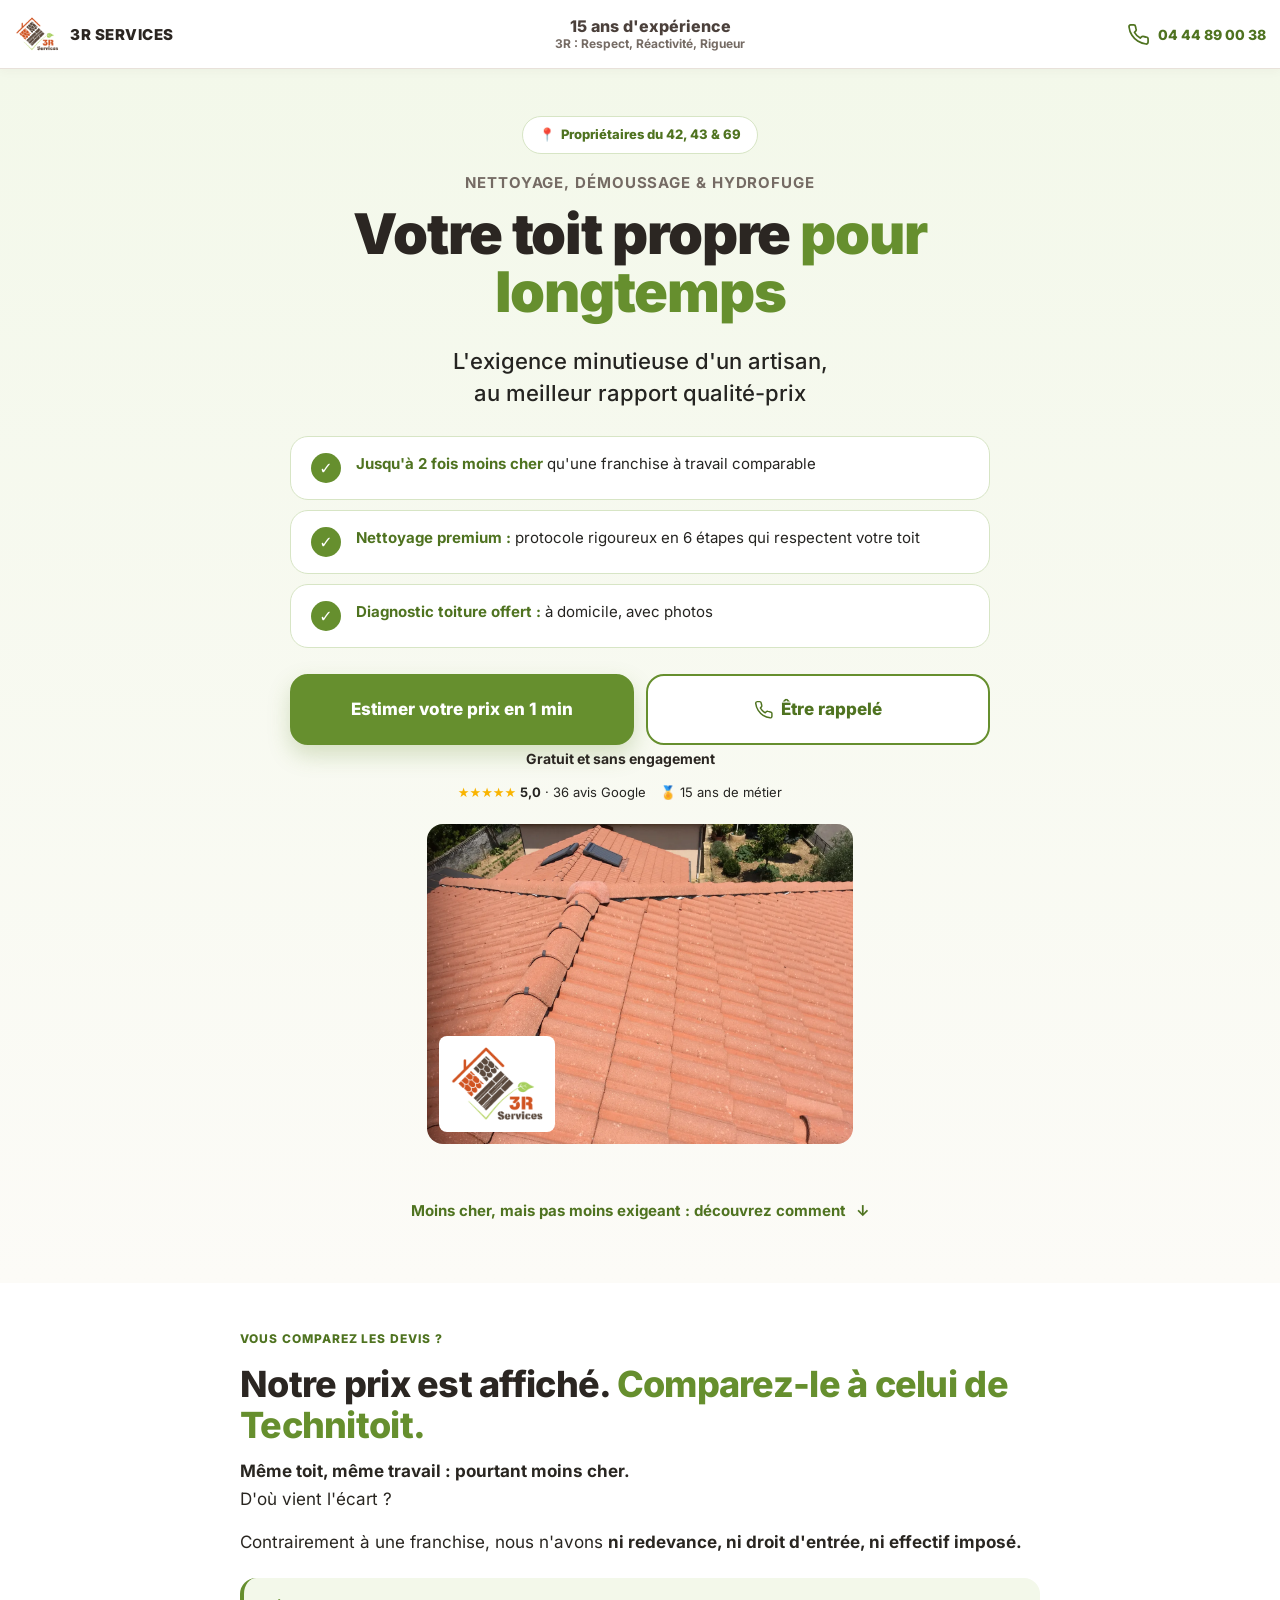
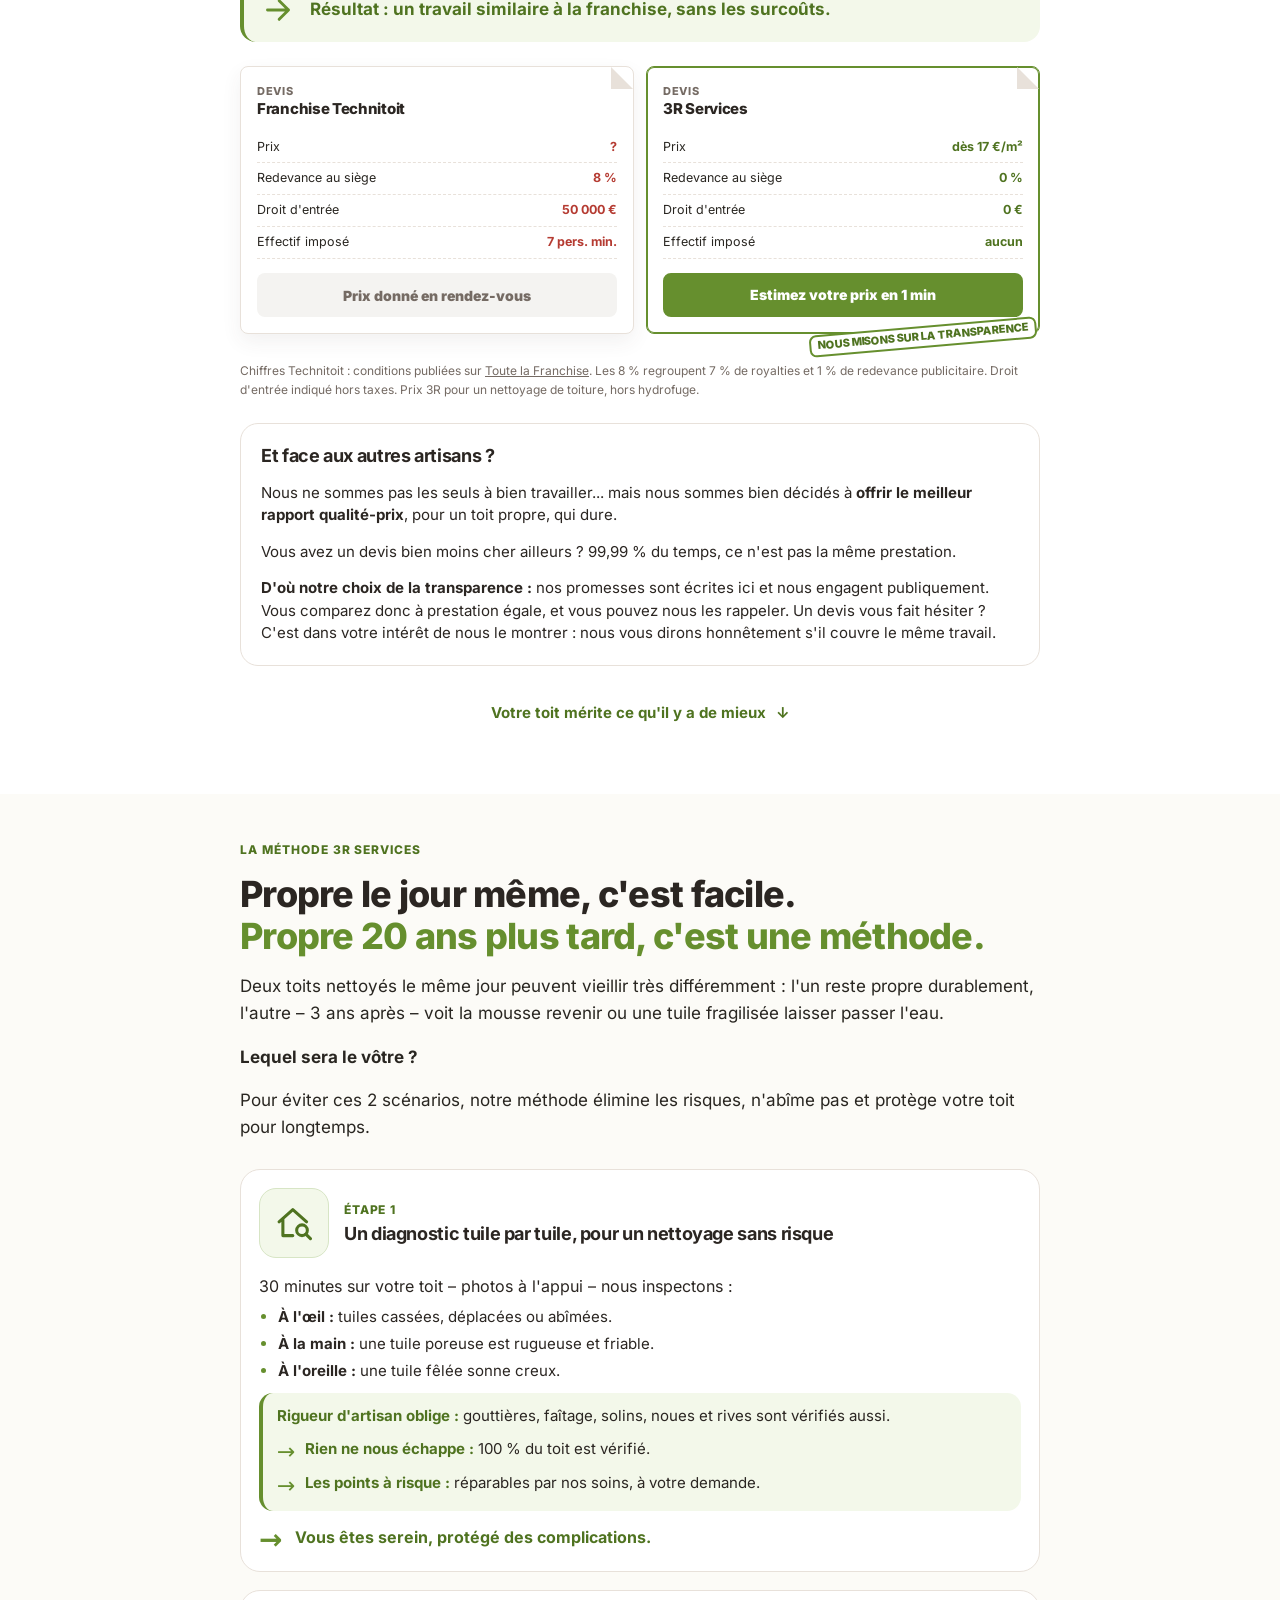
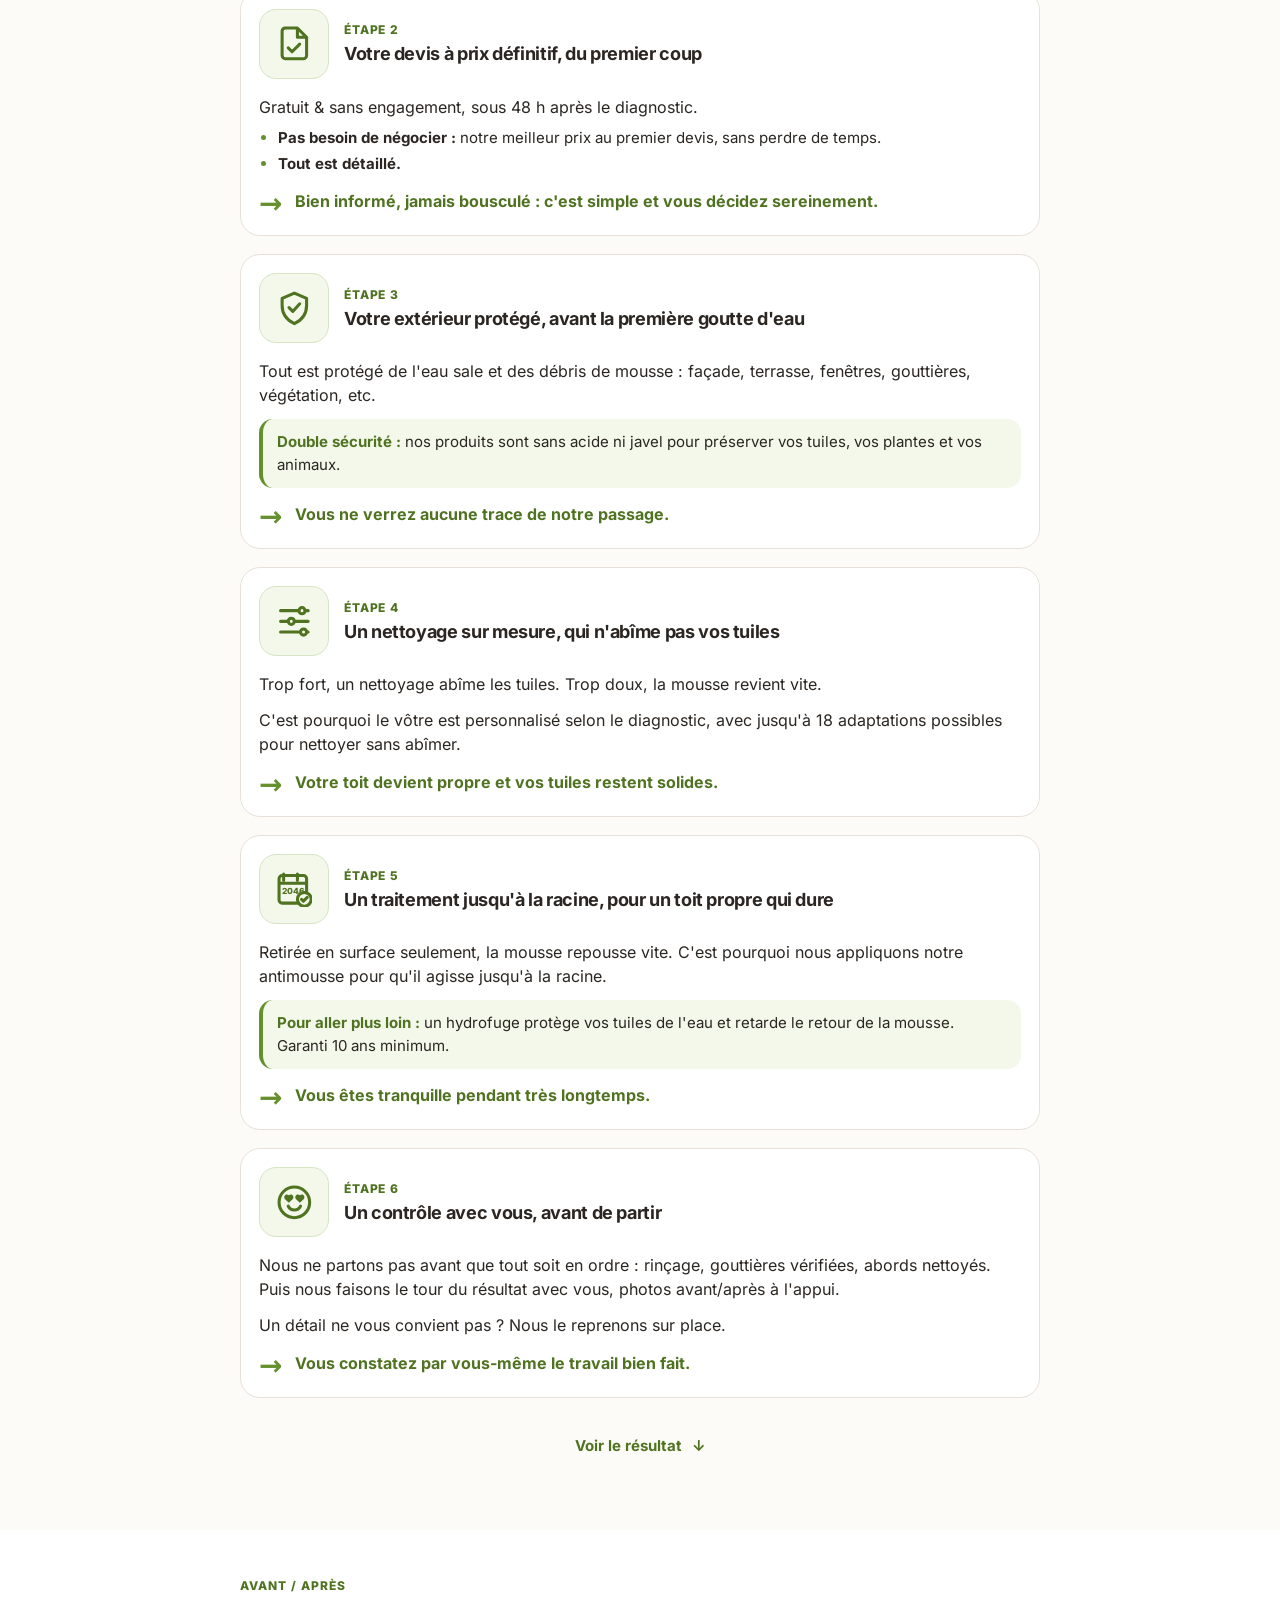
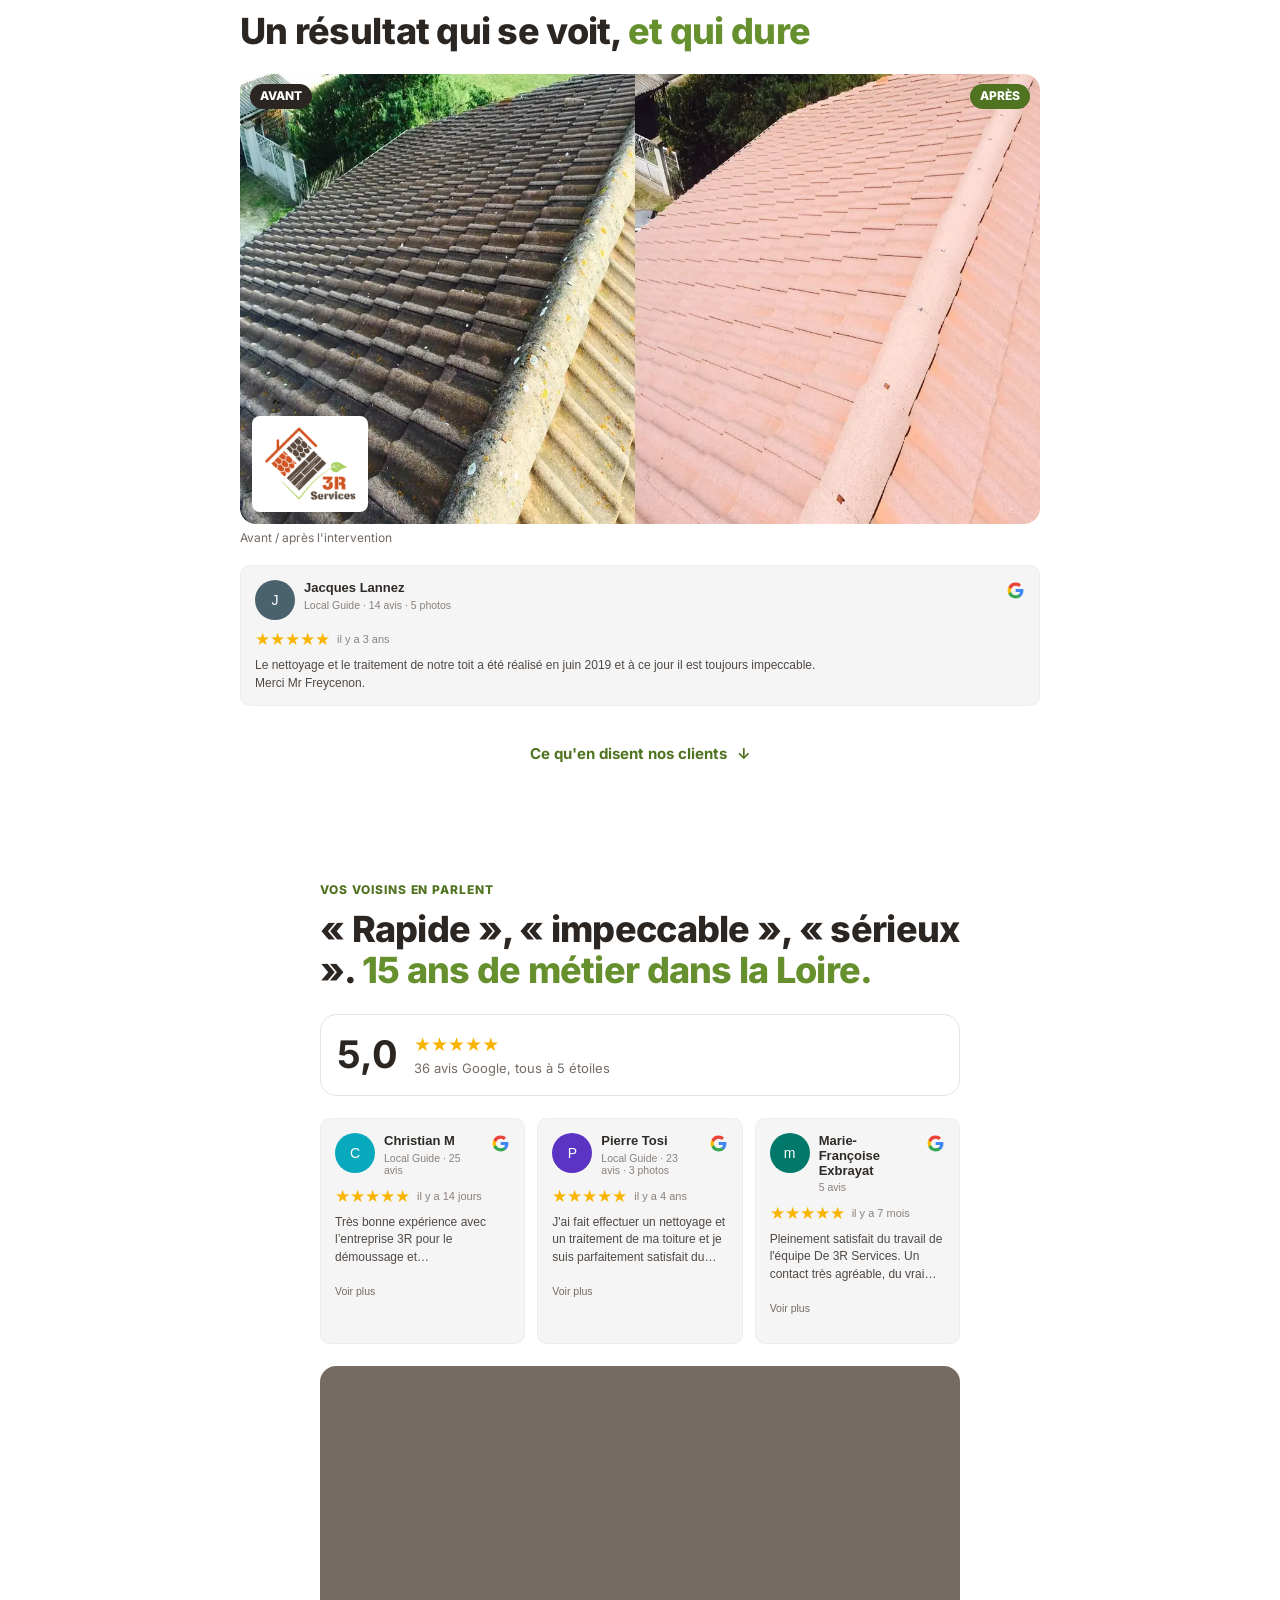
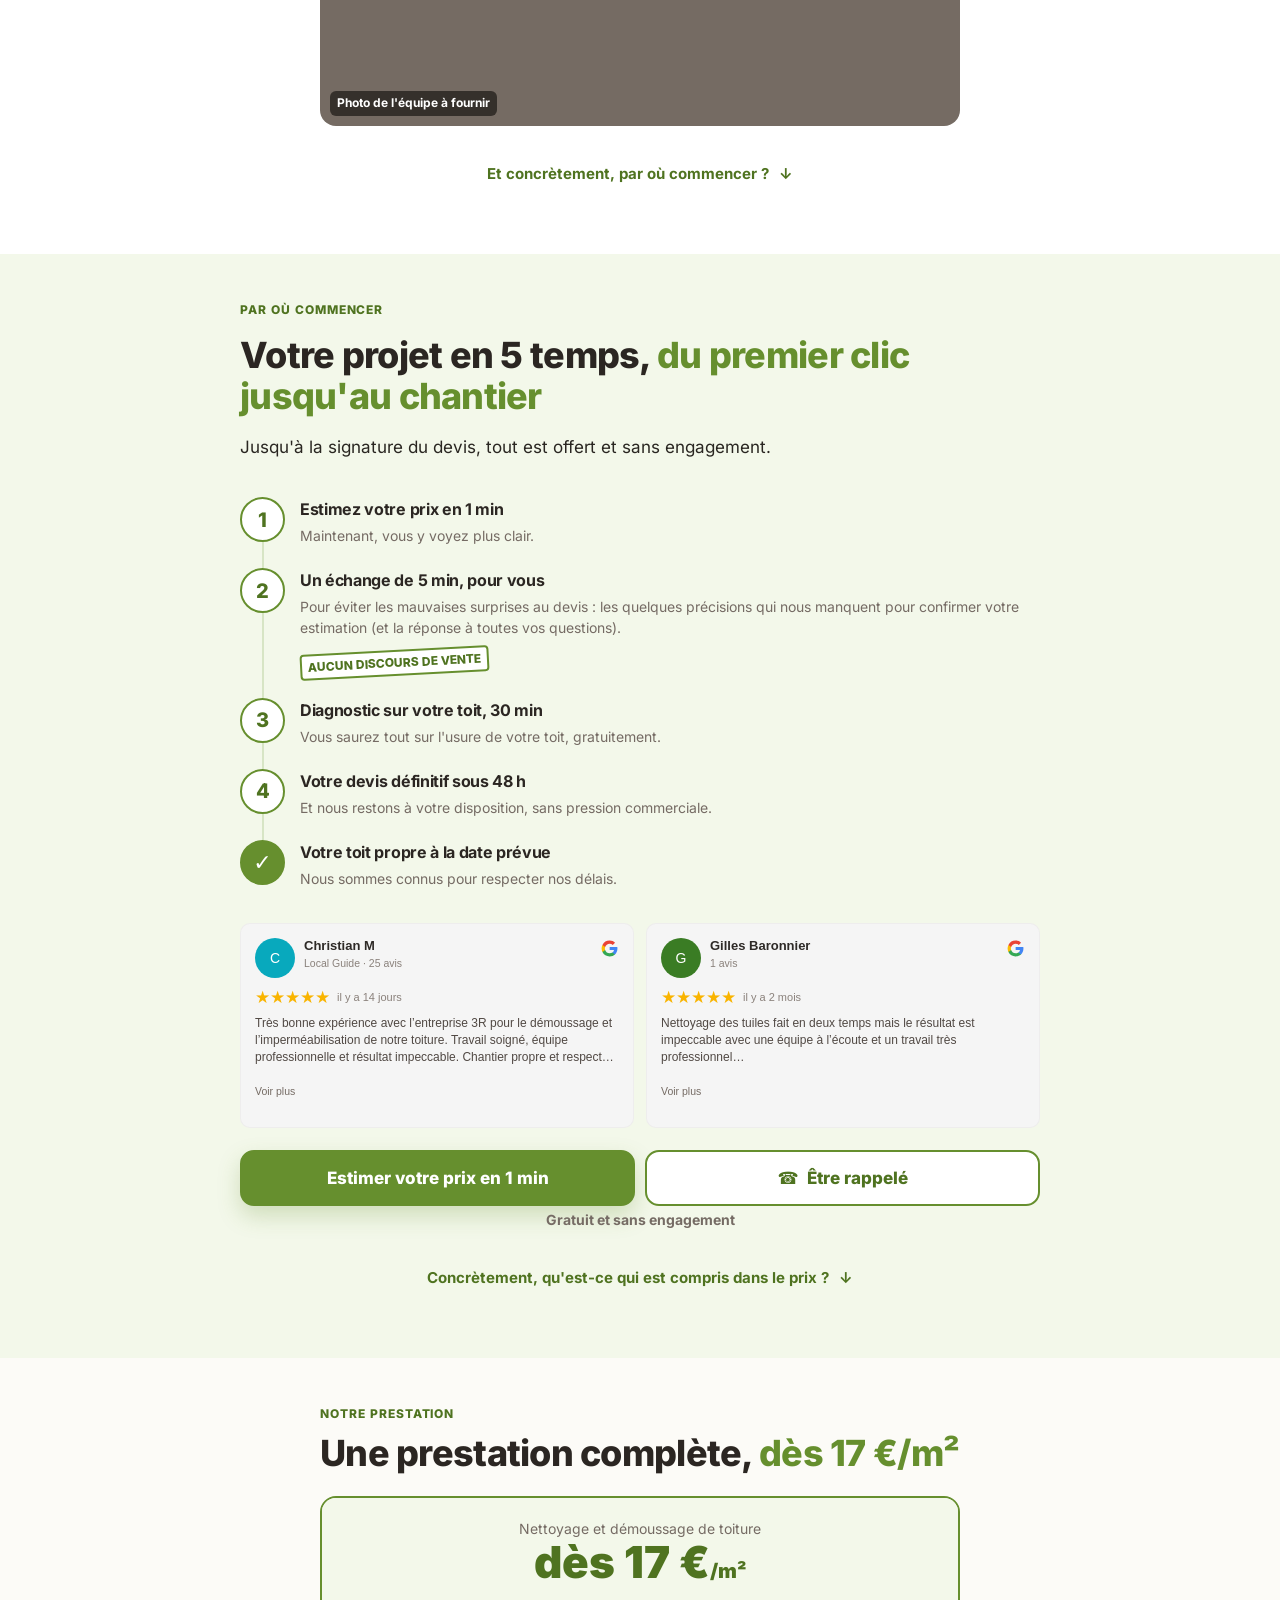
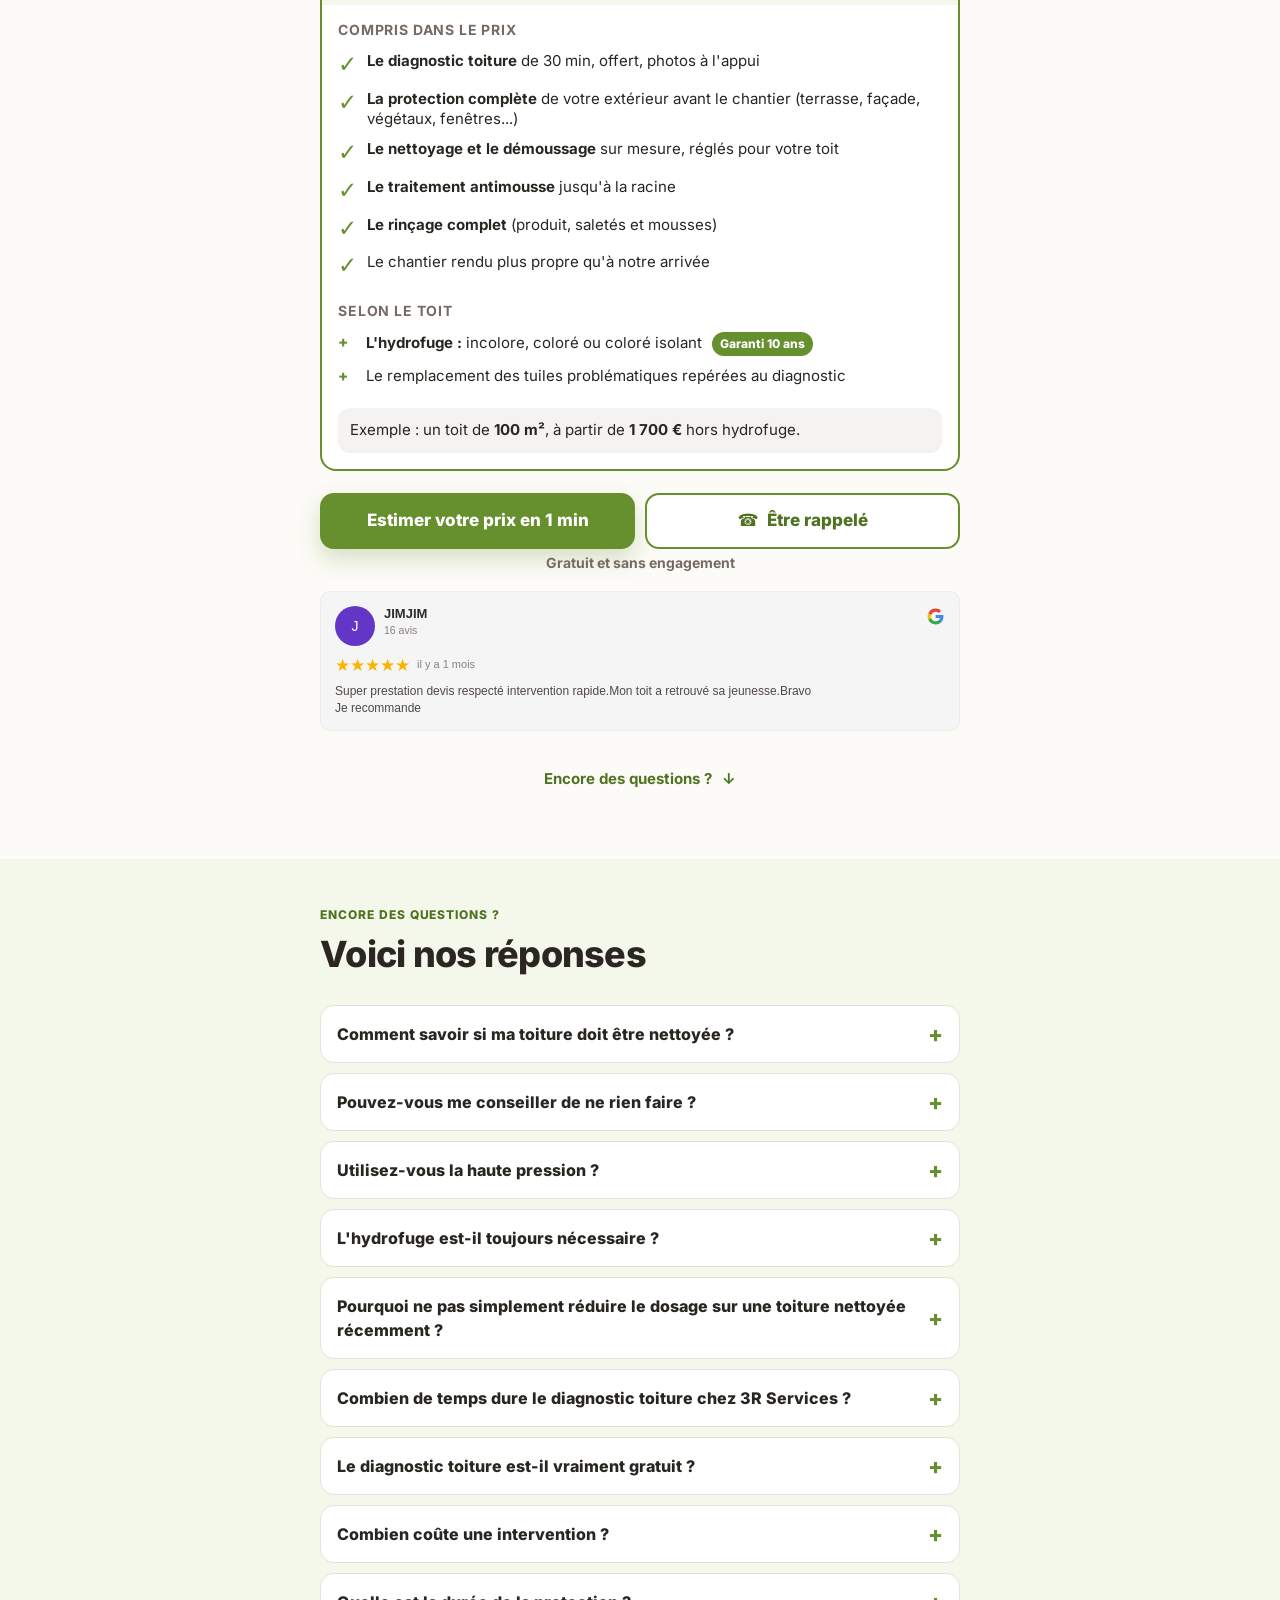
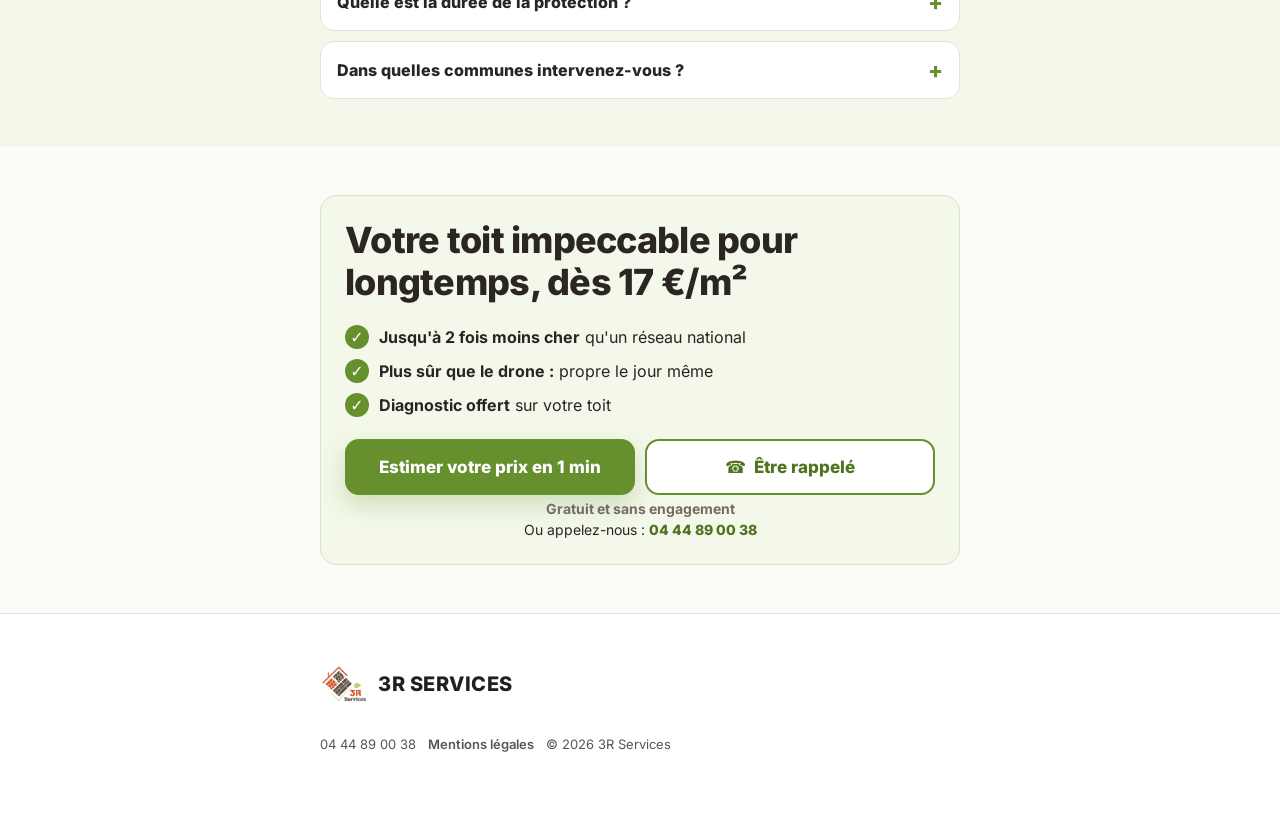
<file: toiture/index.html>
<!doctype html>
<html lang="fr">
<head>
<!-- Google Tag Manager -->
<script>(function(w,d,s,l,i){w[l]=w[l]||[];w[l].push({'gtm.start':
new Date().getTime(),event:'gtm.js'});var f=d.getElementsByTagName(s)[0],
j=d.createElement(s),dl=l!='dataLayer'?'&l='+l:'';j.async=true;j.src=
'https://www.googletagmanager.com/gtm.js?id='+i+dl;f.parentNode.insertBefore(j,f);
})(window,document,'script','dataLayer','GTM-PMPVH6W9');</script>
<!-- End Google Tag Manager -->




  <meta charset="utf-8">
  <meta name="viewport" content="width=device-width,initial-scale=1">
  <title>Votre toit impeccable pour longtemps | 3R Services</title>
  <style>
    html, body {
      margin: 0;
      padding: 0;
      background: #FCFBF7;
    }
    body {
      color: #463B35;
      font-family: Inter, ui-sans-serif, system-ui, -apple-system, BlinkMacSystemFont, "Segoe UI", sans-serif;
      -webkit-font-smoothing: antialiased;
    }
  </style>

  <style id="navbar-3r-styles">
    html {
      scroll-padding-top: 78px;
    }

    body.has-fixed-navbar-3r {
      padding-top: 68px;
    }

    .site-header-3r {
      position: fixed;
      top: 0;
      left: 0;
      right: 0;
      z-index: 900;
      width: 100%;
      background: rgba(255,255,255,.98);
      border-bottom: 1px solid #e9e5e1;
      box-shadow: 0 2px 10px rgba(0,0,0,.04);
    }

    .navbar-3r {
      width: min(calc(100% - 28px), 1380px);
      min-height: 68px;
      margin: 0 auto;
      display: flex;
      align-items: center;
      justify-content: space-between;
      gap: 18px;
    }

    .brand-3r {
      display: inline-flex;
      align-items: center;
      gap: 10px;
      min-width: 0;
      color: inherit;
      text-decoration: none;
    }

    .brand-logo-3r {
      width: 54px;
      height: 46px;
      display: block;
      object-fit: contain;
      flex: 0 0 auto;
    }

    .brand-name-3r {
      color: #2b2725;
      font-size: 16px;
      font-weight: 800;
      line-height: 1;
      letter-spacing: .035em;
      white-space: nowrap;
    }

    .desktop-center-3r,
    .desktop-phone-number-3r,
    .desktop-cta-label-3r {
      display: none;
    }

    .phone-link-3r {
      width: 44px;
      height: 44px;
      display: inline-flex;
      align-items: center;
      justify-content: center;
      flex: 0 0 auto;
      color: #ef5a1a;
      text-decoration: none;
      border-radius: 999px;
      transition: background .18s ease, transform .18s ease;
    }

    .phone-link-3r:hover {
      background: rgba(239,90,26,.08);
      transform: translateY(-1px);
    }

    .phone-link-3r:focus-visible {
      outline: 3px solid rgba(239,90,26,.25);
      outline-offset: 3px;
    }

    .phone-link-3r svg {
      width: 27px;
      height: 27px;
      stroke: currentColor;
      fill: none;
      stroke-width: 1.8;
      stroke-linecap: round;
      stroke-linejoin: round;
    }

    @media (min-width: 64rem) {
      html {
        scroll-padding-top: 92px;
      }

      body.has-fixed-navbar-3r {
        padding-top: 82px;
      }

      .navbar-3r {
        min-height: 82px;
        display: grid;
        grid-template-columns: minmax(275px, 1fr) minmax(360px, 1.25fr) minmax(360px, 1fr);
        gap: 34px;
      }

      .brand-3r {
        justify-self: start;
      }

      .brand-logo-3r {
        width: 66px;
        height: 58px;
      }

      .brand-name-3r {
        font-size: 20px;
      }

      .desktop-center-3r {
        display: flex;
        flex-direction: column;
        justify-content: center;
        min-height: 52px;
        padding-left: 34px;
        border-left: 1px solid #ddd7d2;
      }

      .center-title-3r {
        margin: 0;
        color: #4b403b;
        font-size: 16px;
        line-height: 1.2;
        font-weight: 800;
      }

      .center-subtitle-3r {
        margin: 6px 0 0;
        color: #77706c;
        font-size: 13px;
        line-height: 1.3;
      }

      .desktop-contact-3r {
        display: flex;
        align-items: center;
        justify-content: flex-end;
        gap: 18px;
      }

      .desktop-phone-number-3r {
        display: none;
        color: #2b2725;
        font-size: 16px;
        font-weight: 800;
        white-space: nowrap;
      }

      .phone-link-3r {
        width: auto;
        height: 48px;
        padding: 0 22px;
        gap: 10px;
        border: 1.5px solid #ef5a1a;
        background: #fff;
      }

      .phone-link-3r:hover {
        background: rgba(239,90,26,.055);
      }

      .phone-link-3r svg {
        width: 23px;
        height: 23px;
      }

      .desktop-cta-label-3r {
        display: inline;
        color: #ef5a1a;
        font-size: 15px;
        font-weight: 800;
        white-space: nowrap;
      }
    }

    @media (min-width: 64rem) and (max-width: 1180px) {
      .navbar-3r {
        grid-template-columns: minmax(250px, .9fr) minmax(300px, 1fr) auto;
        gap: 24px;
      }

      .desktop-center-3r {
        padding-left: 24px;
      }

      .desktop-phone-number-3r {
        display: none;
      }
    }
  </style>

  <style id="footer-3r-styles">
    .footer-3r {
      background: #fff;
      border-top: 1px solid #ece9e3;
    }

    .footer-3r__inner {
      width: min(1180px, calc(100% - 40px));
      min-height: 104px;
      margin: 0 auto;
      padding: 20px 0;
      display: flex;
      align-items: center;
      justify-content: space-between;
      gap: 36px;
    }

    .footer-3r__brand {
      display: flex;
      align-items: center;
      gap: 14px;
      min-width: 0;
      color: inherit;
      text-decoration: none;
    }

    .footer-3r__logo {
      width: 68px;
      height: auto;
      display: block;
      flex: 0 0 auto;
    }

    .footer-3r__name {
      color: #1f211d;
      font-size: 20px;
      line-height: 1;
      font-weight: 800;
      letter-spacing: .025em;
      white-space: nowrap;
    }

    .footer-3r__links {
      display: flex;
      align-items: center;
      gap: 30px;
      color: #555851;
      font-size: 14px;
    }

    .footer-3r__legal {
      color: #33362f;
      font-weight: 600;
      text-decoration: none;
      transition: color .18s ease;
    }

    .footer-3r__legal:hover,
    .footer-3r__legal:focus-visible {
      color: #e85f18;
      text-decoration: underline;
      text-underline-offset: 4px;
    }

    .footer-3r__copyright {
      white-space: nowrap;
    }

    @media (max-width: 700px) {
      .footer-3r__inner {
        width: min(100% - 32px, 1180px);
        min-height: auto;
        padding: 24px 0;
        flex-direction: column;
        align-items: stretch;
        gap: 22px;
      }

      .footer-3r__brand {
        justify-content: flex-start;
      }

      .footer-3r__logo {
        width: 62px;
      }

      .footer-3r__name {
        font-size: 18px;
      }

      .footer-3r__links {
        padding-top: 18px;
        border-top: 1px solid #efede8;
        justify-content: space-between;
        gap: 20px;
      }
    }

    @media (max-width: 430px) {
      .footer-3r__links {
        flex-direction: column;
        align-items: flex-start;
        gap: 10px;
      }
    }
  </style>

  <style id="section-cta-styles">
    .section-cta-wrap {
      display: grid;
      margin: 28px 0 0;
      padding: 0;
    }

    .section-cta {
      width: 100%;
      min-height: 58px;
      padding: 15px 16px;
      border: 2px solid #668F2E;
      border-radius: 14px;
      background: #668F2E;
      color: #fff;
      display: flex;
      align-items: center;
      justify-content: center;
      text-align: center;
      text-decoration: none;
      font-size: 13px;
      line-height: 1.2;
      font-weight: 950;
    }

    .s4v2-b3-card .section-cta-wrap {
      margin-top: 48px;
    }

    .section-cta:focus-visible {
      outline: 3px solid rgba(102,143,46,.34);
      outline-offset: 3px;
    }

    @media (min-width: 760px) {
      .section-cta-wrap {
        margin-top: 34px;
      }

      .s4v2-b3-card .section-cta-wrap {
        margin-top: 62px;
      }

      .section-cta {
        font-size: 14px;
      }
    }
  </style>

  <style>
/* SECTION 1 V2 — DUPLICATA INDÉPENDANT DE LA V1 */
.hero-v13{
  --ink:#463B35;
  --muted:#756B64;
  --green:#668F2E;
  --green-soft:#F3F8EA;
  --red:#B53B32;
  --bg:#FCFBF7;
  --line:#E8E1DA;
  --star:#F9AB00;
}
.hero-v13{
  width:min(100% - 30px,720px);
  margin:0 auto;
  padding:28px 0 54px;
}
.hero-v13 .owners{
  margin:0;
  padding:12px 14px;
  background:#F1EEE8;
  border-radius:12px;
  font-size:1rem;
  line-height:1.42;
  font-weight:850;
}
.hero-v13 .spacer{
  height:4vh;
  min-height:4vh;
  background:var(--bg);
}
.hero-v13 .value-chunk h1{
  margin:0;
  font-size:38px;
  line-height:1;
  letter-spacing:-.05em;
  font-weight:950;
}
.hero-v13 .google-proof{
  display:inline-flex;
  align-items:center;
  gap:7px;
  margin:0 0 14px;
  white-space:nowrap;
}
.hero-v13 .google-logo{
  width:21px;
  height:21px;
  flex:0 0 21px;
}
.hero-v13 .google-proof-inner{
  display:flex;
  align-items:center;
  gap:6px;
}
.hero-v13 .google-stars{
  display:flex;
  align-items:center;
  gap:0;
}
.hero-v13 .google-star{
  width:14px;
  height:14px;
  display:block;
}
.hero-v13 .google-copy{
  color:#5F6368;
  font-family:Arial,Helvetica,sans-serif;
  font-size:11.5px;
  line-height:1;
  white-space:nowrap;
}
.hero-v13 .google-copy strong{
  color:#3C4043;
  font-weight:700;
}
.hero-v13 .promises{
  display:grid;
  gap:9px;
  padding:14px 15px;
  background:var(--green-soft);
  border-left:4px solid var(--green);
  border-radius:0 14px 14px 0;
}
.hero-v13 .promise{
  display:flex;
  align-items:flex-start;
  gap:7px;
  font-size:18px;
  line-height:1.28;
  font-weight:950;
}
.hero-v13 .arrow{
  color:var(--green);
  font-weight:950;
}
.hero-v13 .problem{
  margin:0;
  color:var(--red);
  font-size:17px;
  line-height:1.38;
  font-weight:850;
}
.hero-v13 .ctas{
  display:grid;
  gap:9px;
}
.hero-v13 .cta{
  min-height:58px;
  padding:15px 16px;
  border-radius:14px;
  display:flex;
  align-items:center;
  justify-content:center;
  text-align:center;
  text-decoration:none;
  font-size:13px;
  line-height:1.2;
  font-weight:950;
}
.hero-v13 .cta-primary{
  background:var(--green);
  border:2px solid var(--green);
  color:#fff;
}
.hero-v13 .cta-secondary{
  background:#fff;
  border:2px solid var(--green);
  color:var(--green);
}
@media (min-width:760px){.hero-v13{
    padding:48px 0 72px;
  }
.hero-v13 .value-chunk h1{
    font-size:50px;
  }
.hero-v13 .owners{
    font-size:1.1rem;
  }
.hero-v13 .promise{
    font-size:20px;
  }
.hero-v13 .problem{
    font-size:18px;
  }
.hero-v13 .ctas{
    grid-template-columns:1fr 1fr;
  }
.hero-v13 .cta{
    font-size:14px;
  }
}
.hero-v13 .google-proof{
  margin-top:0 !important;
}
.hero-v13 .value-chunk h1{
  margin-bottom:0 !important;
}
.hero-v13 .value-chunk h1{
  margin-bottom:21px !important;
}
.hero-v13 .google-proof{
  margin-top:0 !important;
}
.hero-v13{
  width:min(100% - 30px,720px);
  margin:0 auto;
  color:var(--ink,#463B35);
  font-family:Inter,system-ui,-apple-system,BlinkMacSystemFont,"Segoe UI",sans-serif;
  -webkit-font-smoothing:antialiased;
}
.hero-v13 *{box-sizing:border-box}


  </style>

  <style id="section1-v2-google-exact">

/* Reproduction EXACTE du bloc Google horizontal de la Section 1 V13 validée */
.hero-v13 .google-proof{display:inline-flex;
  align-items:center;
  gap:7px;
  margin:0 0 14px;
  white-space:nowrap;}
.hero-v13 .google-logo{width:21px;
  height:21px;
  flex:0 0 21px;}
.hero-v13 .google-proof-inner{display:flex;
  align-items:center;
  gap:6px;}
.hero-v13 .google-stars{display:flex;
  align-items:center;
  gap:0;}
.hero-v13 .google-star{width:14px;
  height:14px;
  display:block;}
.hero-v13 .google-copy{color:#5F6368;
  font-family:Arial,Helvetica,sans-serif;
  font-size:11.5px;
  line-height:1;
  white-space:nowrap;}
.hero-v13 .google-copy strong{color:#3C4043;
  font-weight:700;}

  </style>

  <style id="section1-v2-google-fix">

/* Neutralise les anciens styles Google globaux du fichier combiné. */
.hero-v13 .google-stars{
  display:flex !important;
  align-items:center !important;
  gap:0 !important;
  width:auto !important;
  height:auto !important;
  line-height:normal !important;
  flex:0 0 auto !important;
}

.hero-v13 .google-star{
  display:block !important;
  width:14px !important;
  height:14px !important;
  flex:0 0 14px !important;
}

.hero-v13 .google-proof{
  display:inline-flex !important;
  align-items:center !important;
  gap:7px !important;
  margin:0 0 14px !important;
  width:auto !important;
  max-width:100% !important;
}

.hero-v13 .google-proof-inner{
  display:flex !important;
  flex-direction:row !important;
  align-items:center !important;
  gap:6px !important;
  width:auto !important;
}

.hero-v13 .google-logo{
  width:21px !important;
  height:21px !important;
  flex:0 0 21px !important;
}

.hero-v13 .google-copy{
  width:auto !important;
  flex:0 0 auto !important;
  white-space:nowrap !important;
}

  </style>

<style id="section1-v2-base-overrides">
/* V2 : conservation du DOM original de la V1 */
.hero-v13 .problem{
  color:var(--ink) !important;
  font-size:16px !important;
  line-height:1.4 !important;
  font-weight:850 !important;
}
/* Garantit la structure verticale originale :
   H1 → Google horizontal → bénéfices */
.hero-v13 .value-chunk{
  display:block !important;
}
.hero-v13 .google-proof{
  display:inline-flex !important;
  width:auto !important;
  max-width:100% !important;
  float:none !important;
}
.hero-v13 .promises{
  display:grid !important;
  width:100% !important;
  float:none !important;
}
</style>


<style id="section1-v2-design-b">
/* B — Liste compacte avec simple filet vertical */
.hero-v13 .owners{
  background:#F1EEE8 !important;
}
.hero-v13 .value-chunk h1{
  margin-bottom:12px !important;
}
.hero-v13 .google-proof{
  margin:0 0 14px !important;
}
.hero-v13 .promises{
  display:grid !important;
  gap:4px !important;
  padding:2px 0 2px 14px !important;
  background:transparent !important;
  border:0 !important;
  border-left:3px solid var(--green) !important;
  border-radius:0 !important;
}
.hero-v13 .promise{
  padding:3px 0 !important;
  font-size:16px !important;
  line-height:1.28 !important;
}
.hero-v13 .arrow{
  color:var(--green) !important;
}
.hero-v13 .problem{
  margin-top:18px !important;
}
.hero-v13 .spacer{
  height:28px !important;
  min-height:28px !important;
}
@media(min-width:760px){
  .hero-v13 .promise{font-size:18px !important}
}
</style>


<style id="section1-v2-hero-common">
/* HERO V2 — renforcement de la hiérarchie sans toucher à la copy */
html,body{margin:0;padding:0}
body{background:#FCFBF7}

.hero-v13{
  width:min(100% - 28px,760px) !important;
  margin:0 auto !important;
  padding:18px 0 68px !important;

  display:flex;
  flex-direction:column;
  justify-content:flex-start;
}

.hero-v13 .owners{
  margin:0 !important;
  padding:11px 13px !important;
  background:#F1EEE8 !important;
  border-radius:12px !important;
  font-size:14px !important;
  line-height:1.35 !important;
  font-weight:850 !important;
}

.hero-v13 .spacer{
  height:24px !important;
  min-height:24px !important;
}

.hero-v13 .value-chunk h1{
  margin:0 0 10px !important;
  max-width:680px;
  font-size:clamp(39px,10.4vw,58px) !important;
  line-height:.98 !important;
  letter-spacing:-.052em !important;
  font-weight:950 !important;
}

.hero-v13 .google-proof{
  margin:0 0 15px !important;
  transform:none !important;
}

.hero-v13 .google-copy{
  font-size:11.5px !important;
}

.hero-v13 .promises{
  margin-top:0 !important;
}

.hero-v13 .promise{
  font-weight:900 !important;
}

.hero-v13 .problem{
  margin:16px 0 0 !important;
  padding:0 !important;
  background:transparent !important;
  color:#5F554F !important;
  font-size:14.5px !important;
  line-height:1.35 !important;
  font-weight:800 !important;
  text-align:left !important;
}

.hero-v13 .ctas{
  display:grid !important;
  gap:9px !important;
}

.hero-v13 .cta{
  min-height:58px !important;
  padding:14px 15px !important;
  border-radius:14px !important;
  font-size:13px !important;
  line-height:1.15 !important;
  font-weight:950 !important;
  letter-spacing:.01em;
}

.hero-v13 .cta-primary{
  box-shadow:0 9px 22px rgba(102,143,46,.20);
}

.hero-v13 .cta-secondary{
  background:#fff !important;
}

@media(min-width:760px){
  .hero-v13{
    min-height:auto;
    padding:34px 0 88px !important;
  }
  .hero-v13 .owners{
    font-size:15px !important;
    padding:12px 15px !important;
  }
  .hero-v13 .spacer{
    height:30px !important;
    min-height:30px !important;
  }
  .hero-v13 .value-chunk h1{
    font-size:56px !important;
  }
  .hero-v13 .ctas{
    grid-template-columns:1.25fr .9fr !important;
  }
  .hero-v13 .cta{
    min-height:60px !important;
    font-size:13.5px !important;
  }
}
</style>

<style id="hero-b">
/* HERO B — filet vertical / structure légère */
.hero-v13 .promises{
  gap:2px !important;
  padding:2px 0 2px 13px !important;
  background:transparent !important;
  border:0 !important;
  border-left:3px solid #668F2E !important;
  border-radius:0 !important;
}
.hero-v13 .promise{
  padding:4px 0 !important;
  font-size:17px !important;
  line-height:1.26 !important;
}
.hero-v13 .arrow{color:#668F2E !important}
</style>


<style id="section1-v2-top-text-centered">
/* Seul changement demandé : centrage du texte du bandeau supérieur */
.hero-v13 .owners{
  text-align:center !important;
}
</style>


<style id="section1-v2-copy-layout">
.hero-v13 .v2-hero-subtitle{
  margin:0 0 12px;
  color:var(--ink);
  font-size:18px;
  line-height:1.3;
  font-weight:900;
}
.hero-v13 .problem{
  margin-top:18px !important;
}
@media(min-width:760px){
  .hero-v13 .v2-hero-subtitle{
    font-size:21px;
  }
}
</style>


<style id="section1-v2-variant-2">
/* Version 2 — sous-titre comme promesse centrale */
.hero-v13 .value-chunk h1{
  margin-bottom:10px !important;
}
.hero-v13 .v2-hero-subtitle{
  margin:0 0 14px !important;
  padding-left:11px;
  border-left:3px solid #668F2E;
  font-size:17.5px !important;
  line-height:1.28 !important;
  max-width:570px;
}
.hero-v13 .google-proof{
  margin-bottom:13px !important;
}
.hero-v13 .promises{
  gap:2px !important;
  padding:0 !important;
  background:transparent !important;
  border:0 !important;
  border-radius:0 !important;
}
.hero-v13 .promise{
  padding:4px 0 !important;
  font-size:16px !important;
  line-height:1.25 !important;
}
.hero-v13 .arrow{
  color:#668F2E !important;
}
</style>



<!-- STYLES SECTION 2 V2 -->

<style id="section-4-validated-version-b">
/* SECTION 4 VALIDÉE — Version B — styles totalement isolés */
.s4-new-shell{
  --s4-bg:#f4f3f1;
  --s4-surface:#ffffff;
  --s4-text:#171717;
  --s4-muted:#66615d;
  --s4-line:#ded9d3;
  --s4-accent:#b43735;
  --s4-soft:#faf7f5;
  --s4-dark:#252525;
  width:100%;
  background:var(--s4-bg);
  color:var(--s4-text);
  font-family:Inter,system-ui,-apple-system,"Segoe UI",sans-serif;
  line-height:1.52;
}
.s4-new-shell,
.s4-new-shell *{box-sizing:border-box}
.s4-new{
  max-width:780px;
  margin:auto;
  padding:54px 16px 76px;
}
.s4-new h1{
  margin:0;
  font-size:clamp(2rem,7.7vw,3.25rem);
  line-height:1.04;
  letter-spacing:-.045em;
  font-weight:950;
}
.s4-new .s4n-intro{
  margin:18px 0 6px;
  color:var(--s4-muted);
  font-size:1.05rem;
}
.s4-new .s4n-lead{
  margin:0 0 28px;
  font-weight:800;
}
.s4-new .s4n-cards{
  display:grid;
  gap:14px;
}
.s4-new .s4n-item{
  background:var(--s4-surface);
  border:1px solid var(--s4-line);
  border-radius:22px;
  padding:25px 24px 27px;
  box-shadow:0 8px 18px rgba(0,0,0,.035);
}
.s4-new .s4n-item-head{
  display:flex;
  gap:15px;
  align-items:center;
}
.s4-new .s4n-num{
  display:grid;
  place-items:center;
  width:37px;
  height:37px;
  border-radius:50%;
  background:var(--s4-dark);
  color:#fff;
  font-weight:900;
  font-size:.92rem;
  flex:0 0 auto;
}
.s4-new h2{
  margin:0;
  font-size:1.32rem;
  line-height:1.2;
  letter-spacing:-.02em;
  font-weight:950;
}
.s4-new .s4n-cause-line{
  display:flex;
  align-items:center;
  gap:14px;
  margin-top:26px;
  color:var(--s4-accent);
  font-size:.98rem;
  font-weight:900;
}
.s4-new .s4n-cause-flow{
  display:flex;
  align-items:center;
  flex:0 0 40px;
}
.s4-new .s4n-flow-line{
  width:25px;
  height:1px;
  background:#cfc6c1;
}
.s4-new .s4n-flow-arrow{
  margin-left:-1px;
  color:var(--s4-accent);
  font-size:1rem;
  font-weight:900;
}
.s4-new .s4n-preview{
  margin:24px 0 0;
  font-weight:800;
}
.s4-new .s4n-inline-more{
  display:inline-block;
  border:0;
  background:none;
  padding:0;
  margin:0;
  color:#5c5957;
  font:inherit;
  font-weight:850;
  text-decoration:underline;
  text-underline-offset:4px;
  cursor:pointer;
}
.s4-new .s4n-inline-more:hover{color:#2d2b29}
.s4-new .s4n-inline-more:focus-visible{
  outline:2px solid #777;
  outline-offset:5px;
  border-radius:2px;
}
.s4-new .s4n-details-inner{
  padding-top:18px;
  color:var(--s4-muted);
  font-size:.94rem;
}
.s4-new .s4n-details-inner p{margin:10px 0}
.s4-new .s4n-details-inner ul,
.s4-new .s4n-details-inner ol{
  padding-left:1.25rem;
  margin:10px 0;
}
.s4-new .s4n-details-inner li + li{margin-top:7px}
@media(min-width:760px){
  .s4-new{padding-top:72px;padding-bottom:86px}
}
</style>

<style id="section4-v2-reference-intro-style">
/* Intro Section 4 V2 — reprise des couleurs et de l'interlignage du screenshot */

.s4-new h1{
  color:#463B35 !important;
  font-size:clamp(2.65rem,10.8vw,4.45rem) !important;
  line-height:.98 !important;
  letter-spacing:-.052em !important;
  font-weight:950 !important;
  margin:0 0 24px !important;
}

.s4-new .s4-title-save{
  color:#668F2E !important;
}

.s4-new .s4-title-lose{
  color:#B53B32 !important;
}

.s4-new .s4-v2-alert-copy{
  margin:0 0 24px !important;
}

.s4-new .s4-alert-line{
  margin:0 !important;
  color:#463B35 !important;
  font-size:1.12rem !important;
  line-height:1.38 !important;
  font-weight:500 !important;
}

.s4-new .s4-alert-line + .s4-alert-line{
  margin-top:2px !important;
}

.s4-new .s4-alert-soft{
  color:#C9685D !important;
  font-weight:900 !important;
}

.s4-new .s4-alert-line strong{
  color:#463B35 !important;
  font-weight:950 !important;
}

.s4-new .s4n-lead{
  margin-top:0 !important;
}

@media(min-width:760px){
  .s4-new h1{
    font-size:4.45rem !important;
    line-height:.97 !important;
    margin-bottom:28px !important;
  }

  .s4-new .s4-alert-line{
    font-size:1.18rem !important;
  }
}
</style>


<style id="section4-v2-expensive-red-a-fix">
/* A — rouge fort */
.s4-new .s4-alert-line strong.s4-expensive{
  color:#B53B32 !important;
  font-weight:950 !important;
}
</style>



<!-- STYLES SECTION 3 V2 — VALIDÉE / FOND GRIS -->
<style>
html,body{margin:0;padding:0;background:#F1EEE8}
body{color:#463B35;font-family:Inter,ui-sans-serif,system-ui,-apple-system,BlinkMacSystemFont,"Segoe UI",sans-serif;-webkit-font-smoothing:antialiased}
</style>
<style id="section4-v2-validee-verrouillee">
.s4v2-b3-wrap{
  background:#F1EEE8;
  padding:48px 16px 52px;
}
.s4v2-b3-card{
  --ink:#463B35;
  --muted:#756B64;
  --green:#668F2E;
  --soft:#F6F3EF;
  --line:#E3DDD6;
  width:min(100%,720px);
  margin:auto;
  background:#fff;
  border:1px solid #DED7CF;
  border-radius:24px;
  padding:24px 20px 20px;
  box-shadow:0 8px 24px rgba(70,59,53,.05);
}
.s4v2-b3-card *{box-sizing:border-box}
.s4v2-b3-card h1{
  margin:0 0 20px;
  font-size:30px;
  line-height:1.06;
  letter-spacing:-.04em;
  font-weight:950;
}
.s4v2-b3-card h1 .accent{color:var(--green)}
.s4v2-b3-card .intro{
  margin:0 0 18px;
  padding-bottom:18px;

  font-size:17px;
  line-height:1.48;
  font-weight:800;
}
.s4v2-b3-card .stats{
  display:grid;
  grid-template-columns:1fr 1fr;
  gap:0;
  margin:0 0 16px;
  border:1px solid #DED7CF;
  border-radius:14px;
  overflow:hidden;
  background:#FAF8F5;
}
.s4v2-b3-card .stat{
  padding:16px 13px;
  background:transparent;
  font-size:14px;
  line-height:1.4;
  font-weight:900;
}
.s4v2-b3-card .stat + .stat{
  border-left:1px solid #DED7CF;
}
.s4v2-b3-card .results{
  padding:6px 0;
}
.s4v2-b3-card .results ul{
  margin:0;
  padding:0;
  list-style:none;
}
.s4v2-b3-card .results li{
  position:relative;
  margin:0;
  padding:13px 0 13px 26px;
  font-size:14px;
  line-height:1.48;
  border-bottom:1px solid rgba(70,59,53,.10);
}
.s4v2-b3-card .results li:last-child{border-bottom:0}
.s4v2-b3-card .results li::before{
  content:"✓";
  position:absolute;
  left:0;
  top:13px;
  color:#668F2E;
  font-weight:950;
}
.s4v2-b3-card .bridge{
  margin:16px -20px -20px;
  padding:18px 20px;
  background:#F3F8EA;
  border-radius:0 0 24px 24px;
  border-top:1px solid #DCE8CB;
  font-size:16px;
  line-height:1.5;
  font-weight:850;
}
.s4v2-b3-card .bridge strong{color:#557B25}

@media(min-width:760px){
  .s4v2-b3-wrap{padding:70px 24px}
  .s4v2-b3-card{padding:34px 34px 28px}
  .s4v2-b3-card h1{font-size:42px}
  .s4v2-b3-card .intro{font-size:19px}
  .s4v2-b3-card .stat,
  .s4v2-b3-card .results li{font-size:15px}
  .s4v2-b3-card .bridge{
    margin:20px -34px -28px;
    padding:22px 34px;
    font-size:18px;
  }
}
</style>
<style id="section4-v2-compare-badge-ref">
.s4v2-b3-card .stats-ref{
  margin:0 0 18px;
}

.s4v2-b3-card .stat-main{
  margin:0 0 12px;
  padding:0;
  color:#463B35;
  font-size:16px;
  line-height:1.35;
  font-weight:900;
}

.s4v2-b3-card .compare-badge{
  display:flex;
  align-items:flex-start;
  gap:12px;
  padding:15px 16px;
  border-radius:12px;
  background:#DCE5CB;
  color:#26331B;
}

.s4v2-b3-card .compare-icon{
  flex:0 0 24px;
  width:24px;
  height:24px;
  margin-top:1px;
  color:#4F7320;
}

.s4v2-b3-card .compare-badge span{
  display:block;
  font-size:16px;
  line-height:1.45;
  font-weight:650;
}

@media(min-width:760px){
  .s4v2-b3-card .stat-main{
    font-size:18px;
  }
  .s4v2-b3-card .compare-badge span{
    font-size:17px;
  }
}
</style>
<style id="section4-v2-horizontal-overflow-fix">
/* Correctif largeur mobile uniquement */
html, body{
  width:100%;
  max-width:100%;
  overflow-x:hidden;
}

.s4v2-b3-wrap,
.s4v2-b3-card,
.s4v2-b3-card *{
  box-sizing:border-box;
}

.s4v2-b3-wrap{
  width:100%;
  max-width:100%;
}

.s4v2-b3-card{
  width:100%;
  max-width:720px;
}
</style>
<style id="align-42-version-b">
/* 42 points aligné sur le début du TEXTE du bloc vert */
.s4v2-b3-card .stat-main{
  margin-left:0 !important;
  margin-right:0 !important;
  padding-left:52px !important;
  padding-right:16px !important;
}

@media(max-width:420px){
  .s4v2-b3-card .stat-main{
    padding-left:52px !important;
  }
}
</style>
<style id="align-42-version-b-one-line">
/* Garder "42 points contrôlés (30-45 min)." sur une seule ligne */
.s4v2-b3-card .stat-main{
  white-space:nowrap !important;
  font-size:14px !important;
  letter-spacing:-0.01em !important;
}

@media(min-width:390px){
  .s4v2-b3-card .stat-main{
    font-size:15px !important;
  }
}

@media(min-width:760px){
  .s4v2-b3-card .stat-main{
    font-size:18px !important;
  }
}
</style>
<style id="stat-main-1rem">
.s4v2-b3-card .stat-main{
  font-size:1rem !important;
}
@media(min-width:390px){
  .s4v2-b3-card .stat-main{
    font-size:1rem !important;
  }
}
@media(min-width:760px){
  .s4v2-b3-card .stat-main{
    font-size:1rem !important;
  }
}
</style>
<style id="stat-main-centered-arrow">
.s4v2-b3-card .stat-main{
  display:flex !important;
  align-items:center !important;
  justify-content:center !important;
  gap:8px !important;
  text-align:center !important;
  font-size:1rem !important;
  white-space:nowrap !important;
  padding-left:0 !important;
  padding-right:0 !important;
}

.s4v2-b3-card .stat-main::before{
  content:"→";
  display:inline-block;
  color:#668F2E;
  font-size:.95rem;
  line-height:1;
  font-weight:900;
}
</style>
<style id="arrow-horizontal-a">
.s4v2-b3-card .stat-main{
  gap:8px !important;
}
.s4v2-b3-card .stat-main::before{
  content:"→" !important;
  font-size:.95rem !important;
}
</style>
<style id="section3-v2-no-white-card">
html, body{
  background:#F1EEE8 !important;
}
.s4v2-b3-wrap{
  background:#F1EEE8 !important;
}
.s4v2-b3-card{
  background:transparent !important;
  border:0 !important;
  border-radius:0 !important;
  box-shadow:none !important;
  padding-left:0 !important;
  padding-right:0 !important;
}
.s4v2-b3-card,
.s4v2-b3-card .content,
.s4v2-b3-card .body,
.s4v2-b3-card .stats,
.s4v2-b3-card .results,
.s4v2-b3-card .result-list{
  background:transparent !important;
}
.s4v2-b3-card .bridge{
  box-shadow:none !important;
}
</style>

<!-- STYLES SECTION 4 V2 — VALIDÉE -->
<style>
html,body{
  margin:0;
  padding:0;
  background:#FCFBF7;
}
body{
  color:#463B35;
  font-family:Inter,ui-sans-serif,system-ui,-apple-system,BlinkMacSystemFont,"Segoe UI",sans-serif;
  -webkit-font-smoothing:antialiased;
}
</style>
<style>
/* Transition S4 → S5 : vert EXACT de "économiser…" en Section 1 */
.s5 .s5-green-shell{
  margin-left:calc(50% - 50vw);
  margin-right:calc(50% - 50vw);
  margin-top:-54px;
  padding-left:max(14px, calc((100vw - 760px)/2));
  padding-right:max(14px, calc((100vw - 760px)/2));
  padding-bottom:24px;
  background:#668F2E;
}
.s5 .s5-green-head{
  background:#668F2E;
  padding-top:46px;
  padding-bottom:32px;
}
.s5 .s5-green-head h1{
  color:#FFFFFF;
  margin-bottom:18px;
}
.s5 .s5-green-head .subtitle{
  color:#F3F8EA;
  margin:0;
}
.s5 .compare{
  position:relative;
  z-index:2;
  margin-top:-16px;
}
@media(min-width:760px){
  .s5 .s5-green-shell{margin-top:-76px;padding-bottom:30px}

</style>
<style>

/* SECTION 5 VALIDÉE — CSS isolé et fidèle */
.s5{
  --ink:#463B35;
  --muted:#756B64;
  --orange:#D25421;
  --red:#B53B32;
  --green:#668F2E;
  --bg:#FCFBF7;
  --card:#FFFFFF;
  --line:#E8E1DA;
  --soft:#F4F0EC;
  --good:#F3F8EA;
  --green-3r:#668F2E;
  --green-3r-dark:#4F7320;
  --green-3r-soft:#F3F8EA;
  --green-3r-line:#D7E5C5;
  --red-standard:#B53B32;
  --red-standard-dark:#8F302A;
  --red-standard-soft:#FBF1F0;
  --red-standard-line:#EBCFCD;

  width:min(100% - 28px,760px);
  margin:auto;
  padding:54px 0 68px;
  color:var(--ink);
  font-family:Inter,ui-sans-serif,system-ui,-apple-system,BlinkMacSystemFont,"Segoe UI",sans-serif;
  -webkit-font-smoothing:antialiased;
}
.s5 *{box-sizing:border-box}

.s5 h1{
  margin:0 0 28px;
  font-size:31px;
  line-height:1.08;
  letter-spacing:-.04em;
  font-weight:950;
}
.s5 .subtitle{
  margin:-8px 0 28px;
  color:var(--muted);
  font-size:16px;
  line-height:1.5;
  font-weight:650;
}

.s5 .compare{
  overflow:hidden;
  border:1px solid var(--line);
  border-radius:18px;
  background:#fff;
}
.s5 .head,
.s5 .row{
  display:grid;
  grid-template-columns:minmax(0,1fr) minmax(0,1fr);
}
.s5 .head{
  background:var(--soft);
  border-bottom:1px solid var(--line);
}
.s5 .head > div{
  padding:14px 11px;
  font-size:13px;
  line-height:1.25;
  font-weight:950;
}
.s5 .head > div:first-child{
  background:var(--red-standard-soft);
  color:var(--red-standard-dark);
}
.s5 .head .good{
  background:var(--green-3r-soft);
  color:var(--green-3r-dark);
  border-left:1px solid var(--green-3r-line);
}

.s5 .row{
  border-bottom:1px solid var(--line);
}
.s5 .row:last-child{border-bottom:0}

.s5 .cell{
  padding:14px 11px;
  font-size:12.5px;
  line-height:1.42;
  min-width:0;
}
.s5 .cell + .cell{
  border-left:1px solid var(--line);
}
.s5 .cell.standard{
  color:var(--muted);
  background:#FEFAFA;
}
.s5 .cell.good{
  color:var(--ink);
  background:#FBFDF8;
  font-weight:850;
  border-left:1px solid var(--green-3r-line);
}
.s5 .warning{
  color:var(--red);
  font-weight:900;
}

.s5 .final .cell{
  font-size:13px;
  font-weight:950;
}
.s5 .final .cell.standard{
  background:var(--red-standard-soft);
  color:var(--red-standard-dark);
}
.s5 .final .cell.good{
  background:var(--green-3r-soft);
  color:var(--green-3r-dark);
}

@media(min-width:760px){
  .s5{padding:76px 0 88px}
  .s5 h1{font-size:43px;margin-bottom:34px}
  .s5 .subtitle{margin:-10px 0 34px;font-size:18px}
  .s5 .head > div{padding:17px 18px;font-size:16px}
  .s5 .cell{padding:17px 18px;font-size:15px}
  .s5 .final .cell{font-size:16px}
}

</style>
<style id="section4-v2-intro-precision">
.s5 .s5-intro-copy{
  margin:0 0 28px;
}
.s5 .s5-intro-copy p{
  margin:0 0 14px;
  color:var(--ink);
  font-size:15px;
  line-height:1.5;
  font-weight:600;
}
.s5 .s5-intro-copy p:last-child{
  margin-bottom:0;
}
.s5 .s5-intro-copy .arrow-line{
  color:var(--ink);
  font-weight:800;
}
@media(min-width:760px){
  .s5 .s5-intro-copy{
    margin-bottom:34px;
  }
  .s5 .s5-intro-copy p{
    font-size:17px;
  }
}
</style>
<style id='section4-neutral-highlight-b'>

/* Base commune */
.s5 .s5-green-shell{
  background:#FFFFFF !important;
  padding-bottom:34px !important;
}
.s5 .s5-green-head{
  background:#FFFFFF !important;
  padding:0 !important;
}
.s5 .s5-green-head h1{
  background:#45661B !important;
  color:#FFFFFF !important;
  margin:0 -20px 28px !important;
  padding:26px 20px !important;
  border-radius:0 !important;
  font-size:clamp(2rem,7vw,3rem) !important;
  line-height:1.08 !important;
}
.s5 .s5-intro-copy{
  max-width:680px !important;
}
.s5 .s5-intro-copy p{
  color:#2B2622 !important;
  font-size:1.05rem !important;
  line-height:1.62 !important;
  font-weight:600 !important;
  margin:0 0 18px !important;
}
.s5 .s5-intro-copy strong{
  font-weight:850 !important;
  color:#2B2622 !important;
}
.s5 .s5-intro-copy .emphasis{
  display:block !important;
  color:#2B2622 !important;
  font-weight:820 !important;
}


.s5 .s5-intro-copy .emphasis{
  background:#F1F1F1 !important;
  border:1px solid #DDDDDD !important;
  border-radius:12px !important;
  padding:15px 16px !important;
}

</style>
<style id="section4-green-spacing-harmonized">
/* Harmonisation avec la section "NOS PRIX SONT ABORDABLES" */
.s5 .s5-green-head h1{
  background:#668F2E !important;
}

/* La section doit respirer comme une section autonome */
.s5{
  padding-top:54px !important;
}

@media(min-width:760px){
  .s5{
    padding-top:76px !important;
  }
}
</style>
<style id="section4-full-bleed-green">
/* Bandeau vert bord à bord */
.s5 .s5-green-head h1{
  background:#668F2E !important;
  margin-left:calc(50% - 50vw) !important;
  margin-right:calc(50% - 50vw) !important;
  padding-left:max(20px, calc((100vw - 1040px)/2 + 20px)) !important;
  padding-right:max(20px, calc((100vw - 1040px)/2 + 20px)) !important;
}
</style>

<!-- STYLES SECTION 5 V2 — VALIDÉE -->

<style>
html,body{
  margin:0;
  padding:0;
  background:#FCFBF7;
}
body{
  color:#463B35;
  font-family:Inter,ui-sans-serif,system-ui,-apple-system,BlinkMacSystemFont,"Segoe UI",sans-serif;
  -webkit-font-smoothing:antialiased;
}
</style>

<style>
/* V2 — vert très clair + entrée plus positive */
.s7-transition{
  position:relative;
  background:#F3F8EA;
  border-top:1px solid #D8E5C5;
}
.s7-transition::before{
  content:"";
  position:absolute;
  top:-18px;
  left:0;
  width:100%;
  height:20px;
  background:#668F2E;
  clip-path:polygon(0 88%,48% 88%,50% 10%,52% 88%,100% 88%,100% 100%,0 100%);
}
.s7-transition .s7{background:transparent}
</style>

<style>
/* SECTION 7 VALIDÉE — styles isolés pour ne pas toucher aux Sections 1–6 */

:root{
  --ink:#463B35;
  --muted:#756B64;
  --green:#668F2E;
  --green-soft:#F3F8EA;
  --bg:#FCFBF7;
  --line:#E8E1DA;
}
*{box-sizing:border-box}

.s7{
  width:min(100% - 32px,720px);
  margin:auto;
  padding:54px 0 68px;
}
.s7 h1{
  margin:0 0 8px;
  font-size:32px;
  line-height:1.07;
  letter-spacing:-.04em;
  font-weight:950;
}
.s7 .eyebrow{
  margin:0 0 30px;
  color:var(--green);
  font-size:14px;
  font-weight:900;
}
.s7 .steps{display:grid;gap:12px}
.s7 .step{
  display:grid;
  grid-template-columns:42px minmax(0,1fr);
  gap:13px;
  align-items:start;
  padding:17px 16px;
  border:1px solid var(--line);
  border-radius:17px;
  background:#fff;
}
.s7 .num{
  width:38px;
  height:38px;
  display:grid;
  place-items:center;
  border-radius:50%;
  background:var(--green-soft);
  color:var(--green);
  font-size:15px;
  font-weight:950;
}
.s7 .copy{min-width:0}
.s7 .copy strong{
  display:block;
  color:var(--ink);
  font-size:15px;
  line-height:1.3;
  font-weight:950;
}
@media(min-width:760px){
  .s7{padding:76px 0 88px}
  .s7 h1{font-size:44px}
  .s7 .eyebrow{font-size:16px}
  .s7 .step{padding:20px}
  .s7 .copy strong{font-size:17px}
}

.s7 .meta{
  margin-top:5px;
  color:var(--muted);
  font-size:12.5px;
  line-height:1.42;
}
.s7 .meta .time{
  color:var(--green);
  font-weight:950;
}
.s7 .meta .sep{
  color:#B9B1AA;
  padding:0 4px;
}

</style>

<style id="section7-no-arrows-fix">
/* Section 7 — suppression des flèches héritées d'autres sections */
.s7 .step::before,
.s7 .step:before{
  content:none !important;
  display:none !important;
}
.s7 .step{
  padding-left:16px !important;
}
@media(min-width:760px){
  .s7 .step{
    padding-left:20px !important;
  }
}
</style>



<!-- STYLES SECTION 6 V2 — VALIDÉE SANS MODIFICATION -->
<style>
.reviews-section{
  --ink:#463B35;
  --muted:#756B64;
  --green:#668F2E;
  --green-soft:#F3F8EA;
  --card:#F5F5F5;
  --line:#E8E1DA;
  --star:#F9B400;
  --bg:#FCFBF7;
}.reviews-section{
  width:100%;
  padding:48px 0 56px;
  background:var(--bg);
}.reviews-section .reviews-shell{
  width:min(100% - 32px,1100px);
  margin:0 auto;
  display:grid;
  grid-template-columns:230px minmax(0,1fr);
  gap:22px;
  align-items:stretch;
}.reviews-section .reviews-summary{
  min-width:0;
  text-align:center;
  padding:22px 14px;
  border:0;
  border-radius:0;
  background:transparent;
  height:100%;
  display:flex;
  flex-direction:column;
  justify-content:center;
}.reviews-section .summary-name{
  margin:0 0 10px;
  font-family:Roboto,"Helvetica Neue",Arial,sans-serif;
  font-size:20px;
  line-height:1.15;
  font-weight:700;
  color:#2E2A27;
}.reviews-section .summary-stars{
  margin:0 0 8px;
  color:var(--star);
  font-size:50px;
  line-height:.9;
  letter-spacing:-8px;
  white-space:nowrap;
}.reviews-section .summary-rating{
  margin:0 0 12px;
  color:#514944;
  font-size:13px;
  line-height:1.35;
}.reviews-section .google-wordmark{
  display:inline-flex;
  align-items:center;
  justify-content:center;
  gap:0;
  font-family:Arial,sans-serif;
  font-size:2rem;
  line-height:normal;
  font-weight:400;
  letter-spacing:normal;
  user-select:none;
}.reviews-section .g-blue{color:#4285F4}.reviews-section .g-red{color:#EA4335}.reviews-section .g-yellow{color:#FBBC05}.reviews-section .g-green{color:#34A853}.reviews-section .carousel{
  position:relative;
  min-width:0;
}.reviews-section .carousel-viewport{
  width:100%;
  min-width:0;
  overflow-x:auto;
  overflow-y:hidden;
  scrollbar-width:none;
  scroll-snap-type:x mandatory;
  scroll-behavior:smooth;
  -webkit-overflow-scrolling:touch;
  padding:0 2px;
}.reviews-section .carousel-viewport::-webkit-scrollbar{display:none}.reviews-section .carousel-track{
  display:flex;
  gap:14px;
  width:max-content;
}.reviews-section .review-slide{
  flex:0 0 340px;
  width:340px;
  scroll-snap-align:start;
}.reviews-section .carousel-arrow{
  position:absolute;
  top:50%;
  z-index:5;
  width:38px;
  height:38px;
  border:1px solid var(--line);
  border-radius:50%;
  background:#fff;
  color:var(--ink);
  display:grid;
  place-items:center;
  padding:0;
  cursor:pointer;
  transform:translateY(-50%);
  box-shadow:0 2px 10px rgba(70,59,53,.10);
}.reviews-section .carousel-arrow svg{
  width:18px;
  height:18px;
  display:block;
}.reviews-section .carousel-arrow.prev{left:-12px}.reviews-section .carousel-arrow.next{right:-12px}.reviews-section .carousel-arrow:disabled{
  opacity:.35;
  cursor:default;
}.reviews-section .review-card{
  width:min(100%,340px);
  min-width:0;
  padding:14px 14px 13px;
  background:var(--card);
  border:1px solid rgba(70,59,53,.04);
  border-radius:10px;
}.reviews-section .review-head{
  display:grid;
  grid-template-columns:40px minmax(0,1fr) 22px;
  gap:9px;
  align-items:start;
}.reviews-section .avatar{
  width:40px;
  height:40px;
  border-radius:50%;
  display:grid;
  place-items:center;
  background:#08A9BD;
  color:#fff;
  font-family:Arial,sans-serif;
  font-size:14px;
  font-weight:400;
  line-height:20px;
  letter-spacing:normal;
}.reviews-section .identity{
  min-width:0;
  padding-top:1px;
}.reviews-section .name{
  margin:0 0 3px;
  font-family:Arial,sans-serif;
  font-size:13px;
  line-height:1.15;
  font-weight:700;
  color:#2E2A27;
  overflow-wrap:anywhere;
}.reviews-section .meta{
  margin:0;
  font-family:Roboto,"Helvetica Neue",Arial,sans-serif;
  font-size:10.5px;
  line-height:1.2;
  color:#8A817B;
}.reviews-section .google-g{
  width:19px;
  height:19px;
  margin-top:1px;
  justify-self:end;
}.reviews-section .rating{
  display:flex;
  align-items:center;
  flex-wrap:wrap;
  gap:7px;
  margin:11px 0 9px;
}.reviews-section .stars{
  color:var(--star);
  font-family:Roboto,"Helvetica Neue",Arial,sans-serif;
  font-size:17px;
  line-height:1;
  letter-spacing:-1px;
  white-space:nowrap;
}.reviews-section .age{
  font-family:Roboto,"Helvetica Neue",Arial,sans-serif;
  font-size:11px;
  line-height:1.2;
  color:#8A817B;
  white-space:nowrap;
}.reviews-section .review-text{
  margin:0;
  font-family:Roboto,"Helvetica Neue",Arial,sans-serif;
  font-size:12px;
  line-height:1.45;
  color:#514944;
  display:-webkit-box;
  -webkit-box-orient:vertical;
  -webkit-line-clamp:3;
  overflow:hidden;
}.reviews-section .review-card.expanded .review-text{
  display:block;
  overflow:visible;
}.reviews-section .more{
  margin:7px 0 0;
  padding:0;
  border:0;
  background:transparent;
  color:#9A928D;
  font-family:Roboto,"Helvetica Neue",Arial,sans-serif;
  font-size:10.5px;
  line-height:1.2;
  cursor:pointer;
}.reviews-section .more:hover,.reviews-section .more:focus-visible{
  color:#5D5550;
  text-decoration:underline;
}@media (max-width:860px){.reviews-section .reviews-shell{
    grid-template-columns:170px minmax(0,1fr);
    gap:16px;
  }.reviews-section .review-slide{
    flex-basis:320px;
    width:320px;
  }}@media (max-width:700px){.reviews-section{
    padding:38px 0 44px;
  }.reviews-section .reviews-shell{
    width:min(100% - 24px,1100px);
    display:grid;
    grid-template-columns:clamp(160px,42vw,190px) minmax(0,1fr);
    gap:10px;
    align-items:center;
  }.reviews-section .reviews-summary{
    width:auto;
    margin:0;
    padding:16px 8px;
    border-radius:16px;
  }.reviews-section .summary-name{
    font-size:16px;
    white-space:nowrap;
  }.reviews-section .summary-stars{font-size:40px;letter-spacing:-6px}.reviews-section .summary-rating{font-size:11px}.reviews-section .carousel{
    width:100%;
    min-width:0;
  }.reviews-section .carousel-viewport{
    width:100%;
    min-width:0;
    padding-left:2px;
    padding-right:2px;
    scroll-padding-left:2px;
  }.reviews-section .review-slide{
    flex:0 0 min(72vw,300px);
    width:min(72vw,300px);
  }.reviews-section .carousel-arrow{
    width:34px;
    height:34px;
  }.reviews-section .carousel-arrow.prev{left:3px}.reviews-section .carousel-arrow.next{right:3px}}@media (max-width:360px){.reviews-section .reviews-shell{
    width:min(100% - 16px,1100px);
    grid-template-columns:154px minmax(0,1fr);
    gap:8px;
  }.reviews-section .reviews-summary{
    padding:14px 6px;
  }.reviews-section .summary-name{font-size:15px}.reviews-section .summary-stars{font-size:36px;letter-spacing:-5px}.reviews-section .summary-rating{font-size:10.5px}.reviews-section .review-slide{
    flex-basis:72vw;
    width:72vw;
  }.reviews-section .review-card{padding:13px}.reviews-section .review-head{
    grid-template-columns:36px minmax(0,1fr) 20px;
    gap:8px;
  }.reviews-section .avatar{
    width:36px;
    height:36px;
    font-size:14px;
    line-height:20px;
    font-weight:400;
    letter-spacing:normal;
  }.reviews-section .name{font-size:12px}.reviews-section .review-text{font-size:11.5px}}@media (min-width:647px){.reviews-section .reviews-shell{
    grid-template-columns:230px minmax(0,1fr);
    gap:44px;
    align-items:stretch;
  }.reviews-section .review-slide{
    flex:0 0 340px;
    width:340px;
  }.reviews-section .carousel-arrow.prev{
    left:-6px;
    transform:translate(-100%,-50%);
  }.reviews-section .carousel-arrow.next{
    right:2px;
  }}@media (max-width:646px){.reviews-section .reviews-shell{
    width:min(100% - 32px,1100px);
    display:block;
  }.reviews-section .reviews-summary{
    width:100%;
    margin:0 0 20px;
  }.reviews-section .carousel{
    width:100%;
    min-width:0;
  }.reviews-section .carousel-viewport{
    width:100%;
    min-width:0;
    padding-left:0;
    padding-right:0;
    scroll-padding-left:0;
  }.reviews-section .review-slide{
    flex:0 0 min(340px, calc(100vw - 64px));
    width:min(340px, calc(100vw - 64px));
  }.reviews-section .carousel-arrow.prev{
    left:0;
    transform:translate(-50%,-50%);
  }.reviews-section .carousel-arrow.next{
    right:0;
  }.reviews-section .carousel-arrow.prev:disabled{
    visibility:hidden;
  }}.reviews-section{
  --review-width:340px;
}@media (min-width:647px){.reviews-section .reviews-shell{
    grid-template-columns:230px minmax(0,1fr);
    gap:44px;
  }.reviews-section .review-slide{
    flex:0 0 min(var(--review-width), 28vw);
    width:min(var(--review-width), 28vw);
  }}@media (max-width:646px){.reviews-section .reviews-shell{
    width:min(100% - 32px,1100px);
    display:block;
  }.reviews-section .reviews-summary{
    width:100%;
    margin:0 0 20px;
  }.reviews-section .carousel{
    width:100%;
  }.reviews-section .carousel-viewport{
    width:100%;
    padding-left:0;
    padding-right:0;
  }.reviews-section .review-slide{
    flex:0 0 min(var(--review-width), calc(100vw - 64px));
    width:min(var(--review-width), calc(100vw - 64px));
  }}.reviews-section{padding:54px 0 68px;}.reviews-section .reviews-heading{width:min(100% - 32px,720px);margin:0 auto 30px;}.reviews-section .reviews-heading h1{margin:0;color:var(--ink);font-family:Inter,system-ui,-apple-system,BlinkMacSystemFont,"Segoe UI",sans-serif;font-size:32px;line-height:1.07;letter-spacing:-.04em;font-weight:950;}@media (min-width:760px){.reviews-section{padding:76px 0 88px}.reviews-section .reviews-heading{margin-bottom:36px}.reviews-section .reviews-heading h1{font-size:44px}}@media (max-width:700px){.reviews-section{padding:54px 0 68px}}.reviews-section .reviews-heading .reviews-title-green{color:#668F2E;}
/* Transition S7 → S8 validée : simple fond blanc */
.s8-transition{width:100%;background:#FFFFFF;}
</style>



<!-- STYLES SECTION 7 V2 — VALIDÉE -->

<style>
html,body{
  margin:0;
  padding:0;
  background:#FCFBF7;
}
body{
  color:#463B35;
  font-family:Inter,ui-sans-serif,system-ui,-apple-system,BlinkMacSystemFont,"Segoe UI",sans-serif;
  -webkit-font-smoothing:antialiased;
}
</style>

<style>
/* SECTION 9 VALIDÉE — styles isolés */

.s9{
  --ink:#463B35;
  --muted:#756B64;
  --green:#668F2E;
  --green-soft:#F3F8EA;
  --orange:#D25421;
  --bg:#FCFBF7;
  --line:#E8E1DA;
  width:min(100% - 32px,720px);
  margin:auto;
  padding:54px 0 68px;
  color:var(--ink);
  font-family:Inter,system-ui,-apple-system,BlinkMacSystemFont,"Segoe UI",sans-serif;
  -webkit-font-smoothing:antialiased;
}
.s9 *{box-sizing:border-box}
.s9 h1{
  margin:0 0 24px;
  font-size:32px;
  line-height:1.07;
  letter-spacing:-.04em;
  font-weight:950;
}
.s9 .s9-copy{
  display:grid;
  gap:14px;
  margin-bottom:28px;
}
.s9 .s9-copy p{
  margin:0;
  font-size:15px;
  line-height:1.55;
}
.s9 .s9-copy .estimate{
  font-weight:850;
}
.s9 .s9-copy .exact{
  color:var(--muted);
}
.s9 .actions{
  display:grid;
  gap:10px;
}
.s9 .cta{
  min-height:54px;
  padding:15px 18px;
  border-radius:14px;
  display:flex;
  align-items:center;
  justify-content:center;
  text-align:center;
  text-decoration:none;
  font-size:13px;
  line-height:1.25;
  font-weight:950;
}
.s9 .cta-primary{
  background:var(--green);
  color:#fff;
  border:2px solid var(--green);
}
.s9 .cta-secondary{
  background:#fff;
  color:var(--green);
  border:2px solid var(--green);
}
@media(min-width:760px){
  .s9{padding:76px 0 88px}
  .s9 h1{font-size:44px}
  .s9 .s9-copy p{font-size:16px}
  .s9 .actions{grid-template-columns:1fr 1fr}
  .s9 .cta{font-size:14px}
}


/* TRANSITION S8 → S9 : v4_green_dark */

.s9-transition{
  width:100%;
  background:#668F2E;
  border-top:1px solid #587C28;
}
.s9-transition .s9{
  color:#FFFFFF;
}
.s9-transition .s9 h1{color:#FFFFFF}
.s9-transition .s9 .s9-copy p{color:#F8FBF4}
.s9-transition .s9 .exact{color:#EAF2E1}
.s9-transition .s9 .cta-primary{
  background:#FFFFFF;
  border-color:#FFFFFF;
  color:#4F7320;
}
.s9-transition .s9 .cta-secondary{
  background:transparent;
  border-color:#FFFFFF;
  color:#FFFFFF;
}

</style>



<!-- STYLES SECTION 8 V2 — VALIDÉE SANS MODIFICATION -->
<style>
/* SECTION 10 VALIDÉE / VERROUILLÉE — styles isolés */

:root{
  --ink:#463B35;
  --muted:#756B64;
  --green:#668F2E;
  --green-soft:#F3F8EA;
  --orange:#D25421;
  --line:#E8E1DA;
  --bg:#FFFFFF;
}


.s10{
  width:min(100% - 32px,720px);
  margin:auto;
  padding:54px 0 68px;
}
.s10 h1{
  margin:0 0 28px;
  font-size:32px;
  line-height:1.07;
  letter-spacing:-.04em;
  font-weight:950;
}
@media(min-width:760px){
  .s10{padding:76px 0 88px}
  .s10 h1{font-size:44px}
}

.s10 .faq-list{display:grid;gap:10px}
.s10 .faq-item{
  border:1px solid var(--line);
  border-radius:15px;
  background:#fff;
  overflow:hidden;
}
.s10 .faq-item summary{
  list-style:none;
  cursor:pointer;
  padding:16px 46px 16px 16px;
  position:relative;
  font-size:15px;
  line-height:1.35;
  font-weight:900;
}
.s10 .faq-item summary::-webkit-details-marker{display:none}
.s10 .faq-item summary::after{
  content:"+";
  position:absolute;
  right:16px;top:50%;
  transform:translateY(-50%);
  color:var(--green);
  font-size:20px;
  font-weight:800;
}
.s10 .faq-item[open] summary::after{content:"−"}
.s10 .faq-answer{
  padding:0 16px 16px;
  color:var(--muted);
  font-size:14px;
  line-height:1.55;
}

</style>


<style id="test-v2-inversion-backgrounds-s1-s2">
/* TEST UNIQUEMENT — inversion des backgrounds Section 1 V2 / Section 2 V2
   S1 récupère le gris de S2 : #F4F3F1
   S2 récupère l'ivoire de S1 : #FCFBF7
   Aucun autre style n'est modifié. */

.hero-v13{
  --bg:#F4F3F1 !important;
  background:#F4F3F1 !important;
  box-shadow:0 0 0 100vmax #F4F3F1 !important;
  clip-path:inset(0 -100vmax) !important;
}

.hero-v13 .spacer{
  background:#F4F3F1 !important;
}

.s4-new-shell{
  --s4-bg:#FCFBF7 !important;
  background:#FCFBF7 !important;
}
</style>


<!-- SECTION 1 V2 — VERSION OFFICIELLE VALIDÉE / VERROUILLÉE -->
<style id="section1-v2-gray-text-visible-a">
/* VERSION A — Brun dominant
   Fond gris identique.
   Seules les couleurs des textes changent.
   CTA strictement inchangés. */

html,body{
  background:#F4F3F1 !important;
}

.hero-v13{
  background:#F4F3F1 !important;
  box-shadow:0 0 0 100vmax #F4F3F1 !important;
  clip-path:inset(0 -100vmax) !important;
}

.hero-v13 .owners{
  color:#756B64 !important;
}

.hero-v13 .value-chunk h1{
  color:#463B35 !important;
}

.hero-v13 .v2-hero-subtitle{
  color:#5F554F !important;
}

.hero-v13 .promise{
  color:#463B35 !important;
}

.hero-v13 .problem{
  color:#756B64 !important;
}

.hero-v13 .spacer{
  background:#F4F3F1 !important;
}
</style>
<style id="owners-contrast-c">
/* Variante C — Contraste marqué
   Seule la zone "Pour les propriétaires du 42 & 69" est modifiée. */

.hero-v13 .owners {
  color:#463B35 !important;
  background:#D9D4CE !important;
  border-color:#C4BCB4 !important;
  box-shadow:0 1px 0 rgba(255,255,255,.45) !important;
}
</style>


<style id="section2-v2-background-white">
/* SECTION 2 V2 — background blanc uniquement */
.s4-new-shell{
  --s4-bg:#FFFFFF !important;
  background:#FFFFFF !important;
}
</style>

<style id="estimate-form-styles">
.estimate-modal-open{
  overflow:hidden;
}
.estimate-modal[hidden]{
  display:none !important;
}
.estimate-modal{
  position:fixed;
  inset:0;
  z-index:9999;
  display:grid;
  place-items:stretch;
  background:rgba(70,59,53,.48);
  color:#463B35;
  font-family:Inter,ui-sans-serif,system-ui,-apple-system,BlinkMacSystemFont,"Segoe UI",sans-serif;
}
.estimate-backdrop{
  position:absolute;
  inset:0;
}
.estimate-dialog{
  position:relative;
  width:100%;
  min-height:100vh;
  min-height:100svh;
  max-height:100vh;
  max-height:100svh;
  overflow:auto;
  background:#FCFBF7;
  outline:none;
  display:flex;
  flex-direction:column;
}
.estimate-header{
  position:sticky;
  top:0;
  z-index:2;
  display:flex;
  align-items:center;
  justify-content:space-between;
  gap:14px;
  padding:16px;
  border-bottom:1px solid #E8E1DA;
  background:#FCFBF7;
}
.estimate-header-title{
  margin:0;
  font-size:14px;
  line-height:1.2;
  font-weight:950;
}
.estimate-close{
  width:44px;
  height:44px;
  border:1px solid #D9D0C8;
  border-radius:50%;
  background:#fff;
  color:#463B35;
  font-size:24px;
  line-height:1;
  cursor:pointer;
}
.estimate-close:focus-visible,
.estimate-back:focus-visible,
.estimate-next:focus-visible,
.estimate-choice input:focus-visible + span,
.estimate-input:focus-visible,
.estimate-consent input:focus-visible + span{
  outline:3px solid rgba(102,143,46,.34);
  outline-offset:2px;
}
.estimate-form{
  flex:1;
  display:flex;
  flex-direction:column;
  min-height:0;
}
.estimate-progress{
  padding:16px 16px 0;
}
.estimate-progress-text{
  display:flex;
  justify-content:space-between;
  gap:12px;
  margin-bottom:9px;
  color:#756B64;
  font-size:12px;
  line-height:1.2;
  font-weight:850;
}
.estimate-progress-track{
  height:6px;
  border-radius:999px;
  background:#E8E1DA;
  overflow:hidden;
}
.estimate-progress-bar{
  width:20%;
  height:100%;
  border-radius:999px;
  background:#668F2E;
  transition:width .2s ease;
}
.estimate-body{
  flex:1;
  padding:26px 16px 20px;
}
.estimate-step[hidden]{
  display:none !important;
}
.estimate-step{
  animation:estimateFade .18s ease;
}
@keyframes estimateFade{
  from{opacity:.65;transform:translateY(4px)}
  to{opacity:1;transform:translateY(0)}
}
.estimate-step h2{
  margin:0 0 10px;
  font-size:30px;
  line-height:1.06;
  letter-spacing:-.04em;
  font-weight:950;
}
.estimate-help,
.estimate-small{
  margin:0 0 20px;
  color:#756B64;
  font-size:14px;
  line-height:1.45;
}
.estimate-field{
  display:grid;
  gap:7px;
  margin:0 0 16px;
}
.estimate-label{
  font-size:13px;
  line-height:1.25;
  font-weight:900;
}
.estimate-input{
  width:100%;
  min-height:54px;
  padding:13px 14px;
  border:1px solid #D9D0C8;
  border-radius:12px;
  background:#fff;
  color:#463B35;
  font:800 16px/1.25 Inter,ui-sans-serif,system-ui,-apple-system,BlinkMacSystemFont,"Segoe UI",sans-serif;
}
.estimate-input[aria-invalid="true"]{
  border-color:#B53B32;
  background:#FBF1F0;
}
.estimate-options{
  display:grid;
  gap:10px;
  margin:0;
  padding:0;
  border:0;
}
.estimate-choice{
  display:block;
  position:relative;
  cursor:pointer;
}
.estimate-choice input{
  position:absolute;
  opacity:0;
  pointer-events:none;
}
.estimate-choice > span{
  min-height:56px;
  padding:15px;
  border:1px solid #D9D0C8;
  border-radius:14px;
  background:#fff;
  display:flex;
  align-items:center;
  color:#463B35;
  font-size:15px;
  line-height:1.3;
  font-weight:900;
}
.estimate-choice input:checked + span{
  border-color:#668F2E;
  background:#F3F8EA;
  box-shadow:inset 0 0 0 1px #668F2E;
}
.estimate-choice-media{
  display:grid !important;
  grid-template-columns:minmax(146px,180px) minmax(0,1fr);
  gap:12px;
  align-items:center;
  padding:10px 12px !important;
}
.estimate-choice .estimate-material-thumbs{
  display:grid !important;
  grid-template-columns:1fr 1fr;
  gap:5px;
  min-width:0;
  min-height:0 !important;
  padding:0 !important;
  border:0 !important;
  border-radius:0 !important;
  background:transparent !important;
  box-shadow:none !important;
  align-items:stretch;
}
.estimate-material-thumb{
  width:100%;
  height:64px;
  display:block;
  object-fit:cover;
  border-radius:9px;
  background:#E8E1DA;
}
.estimate-choice-media b{
  display:block;
  font:inherit;
  min-width:0;
}
@media(max-width:360px){
  .estimate-choice-media{
    grid-template-columns:122px minmax(0,1fr);
    gap:10px;
  }
  .estimate-material-thumb{
    height:54px;
  }
}
.estimate-error{
  margin:8px 0 0;
  color:#B53B32;
  font-size:13px;
  line-height:1.35;
  font-weight:850;
}
.estimate-error[hidden]{
  display:none !important;
}
.estimate-contact-grid{
  display:grid;
  gap:12px;
}
.estimate-consent{
  display:grid;
  grid-template-columns:22px minmax(0,1fr);
  gap:10px;
  align-items:start;
  margin:4px 0 8px;
  cursor:pointer;
}
.estimate-consent input{
  width:20px;
  height:20px;
  margin:1px 0 0;
  accent-color:#668F2E;
}
.estimate-consent span{
  color:#463B35;
  font-size:13px;
  line-height:1.42;
  font-weight:750;
}
.estimate-privacy{
  margin:0;
  color:#756B64;
  font-size:12px;
  line-height:1.4;
}
.estimate-result-card{
  padding:18px 16px;
  border:1px solid #D7E5C5;
  border-radius:16px;
  background:#F3F8EA;
}
.estimate-result-label{
  margin:0 0 8px;
  color:#668F2E;
  font-size:13px;
  line-height:1.2;
  font-weight:950;
  text-transform:uppercase;
  letter-spacing:.04em;
}
.estimate-result-price{
  margin:0 0 12px;
  font-size:30px;
  line-height:1.08;
  letter-spacing:-.04em;
  font-weight:950;
}
.estimate-result-copy{
  margin:0;
  color:#5E554F;
  font-size:14px;
  line-height:1.5;
  font-weight:700;
}
.estimate-result-success{
  color:#668F2E;
  font-weight:950;
}
.estimate-footer{
  position:sticky;
  bottom:0;
  z-index:2;
  display:grid;
  grid-template-columns:1fr 1.45fr;
  gap:10px;
  padding:14px 16px 16px;
  border-top:1px solid #E8E1DA;
  background:#FCFBF7;
}
.estimate-back,
.estimate-next{
  min-height:54px;
  border-radius:14px;
  border:2px solid #668F2E;
  padding:13px 14px;
  font-size:13px;
  line-height:1.2;
  font-weight:950;
  cursor:pointer;
}
.estimate-back{
  background:#fff;
  color:#668F2E;
}
.estimate-next{
  background:#668F2E;
  color:#fff;
}
.estimate-back:disabled,
.estimate-next:disabled{
  opacity:.55;
  cursor:not-allowed;
}
.estimate-visually-hidden{
  position:absolute;
  width:1px;
  height:1px;
  padding:0;
  margin:-1px;
  overflow:hidden;
  clip:rect(0,0,0,0);
  white-space:nowrap;
  border:0;
}
@media(min-width:760px){
  .estimate-modal{
    place-items:center;
    padding:24px;
  }
  .estimate-dialog{
    width:min(100%,640px);
    min-height:0;
    max-height:calc(100vh - 48px);
    border-radius:18px;
    box-shadow:0 24px 80px rgba(70,59,53,.24);
  }
  .estimate-header{
    padding:18px 20px;
  }
  .estimate-progress{
    padding:18px 20px 0;
  }
  .estimate-body{
    padding:30px 20px 24px;
  }
  .estimate-step h2{
    font-size:36px;
  }
  .estimate-footer{
    padding:16px 20px 20px;
  }
}
</style>

<link rel="stylesheet" href="../assets/hero-toit-impeccable.css">
<link rel="preload" href="inter-latin-variable.woff2" as="font" type="font/woff2" crossorigin>
<link rel="stylesheet" href="desktop.css?v=20261112-inter-typography">
</head>
<body class="has-fixed-navbar-3r lp-page">
<!-- Google Tag Manager (noscript) -->
<noscript><iframe src="https://www.googletagmanager.com/ns.html?id=GTM-PMPVH6W9"
height="0" width="0" style="display:none;visibility:hidden"></iframe></noscript>
<!-- End Google Tag Manager (noscript) -->
<header class="site-header-3r">
  <nav class="navbar-3r" aria-label="Navigation principale">
    <a href="#" class="brand-3r" aria-label="3R Services - Accueil">
      <img
        class="brand-logo-3r"
        src="../assets/logo-3r-services-navbar.png"
        alt="Logo 3R Services"
      >
      <span class="brand-name-3r">3R SERVICES</span>
    </a>

    <div class="desktop-center-3r">
      <p class="center-title-3r">15 ans d'expérience</p>
      <p class="center-subtitle-3r"><strong>3R : Respect, Réactivité, Rigueur</strong></p>
    </div>

    <div class="desktop-contact-3r">
      <span class="desktop-phone-number-3r"><span class="nimbata_number">04 44 89 00 38</span></span>

      <a
        href="tel:+33444890038"
        class="phone-link-3r"
        aria-label="Appeler 3R Services"
        data-cro-cta-id="header_phone"
        data-cro-cta-type="phone"
        data-cro-location="header"
      >
        <svg viewBox="0 0 24 24" aria-hidden="true">
          <path d="M22 16.92v3a2 2 0 0 1-2.18 2 19.79 19.79 0 0 1-8.63-3.07 19.5 19.5 0 0 1-6-6 19.79 19.79 0 0 1-3.07-8.67A2 2 0 0 1 3.9 2h3a2 2 0 0 1 2 1.72c.12.9.33 1.78.62 2.63a2 2 0 0 1-.45 2.11L7.8 9.73a16 16 0 0 0 6 6l1.27-1.27a2 2 0 0 1 2.11-.45c.85.29 1.73.5 2.63.62A2 2 0 0 1 22 16.92z"/>
        </svg>
        <span class="desktop-cta-label-3r"><span class="nimbata_number">04 44 89 00 38</span></span>
      </a>
    </div>
  </nav>
</header>

<!--
PAGE V2 — ASSEMBLAGE DES SECTIONS VALIDÉES
Section 1 V2 : validée / verrouillée
Section 2 V2 : validée
Section 3 V2 : validée — fond gris, sans encart blanc
Section 4 V2 : validée
Sections 5 à 8 V2 : validées
-->


<!-- =========================
     SECTION 1 V2 — VALIDÉE
     ========================= -->
<!-- SECTION 1 V2 — COPIE INDÉPENDANTE DE LA SECTION 1 V1 -->
<main id="contenu">
<section class="hero-impeccable" id="hero" data-cro-section="hero" data-cro-section-index="1" aria-labelledby="hero-impeccable-title">
  <div class="hero-impeccable__inner">
    <p class="hero-impeccable__owners"><span aria-hidden="true">📍</span> Propriétaires du 42, 43 &amp; 69</p>
    <p class="hero-impeccable__eyebrow">NETTOYAGE, DÉMOUSSAGE &amp; HYDROFUGE</p>
    <h1 id="hero-impeccable-title" data-cro-section-anchor>Votre toit propre <span>pour longtemps</span></h1>
    <p class="hero-impeccable__positioning">L'exigence minutieuse d'un artisan,<br> au meilleur rapport qualité-prix</p>
    <ul class="hero-impeccable__highlights">
      <li><span class="hero-impeccable__check" aria-hidden="true">✓</span><span><strong>Jusqu'à 2 fois moins cher</strong> qu'une franchise à travail comparable</span></li>
      <li><span class="hero-impeccable__check" aria-hidden="true">✓</span><span><strong>Nettoyage premium :</strong> protocole rigoureux en 6 étapes qui respectent votre toit</span></li>
      <li><span class="hero-impeccable__check" aria-hidden="true">✓</span><span><strong>Diagnostic toiture offert :</strong> à domicile, avec photos</span></li>
    </ul>
    <div class="hero-impeccable__actions">
      <a class="hero-impeccable__button hero-impeccable__button--primary" href="#estimate-modal" data-estimate-open aria-haspopup="dialog" data-cro-cta-id="hero_estimation" data-cro-cta-type="estimation" data-cro-location="hero">Estimer votre prix en 1 min</a>
      <a class="hero-impeccable__button hero-impeccable__button--secondary" href="#expertise-modal" data-expertise-open aria-haspopup="dialog" data-cro-cta-id="hero_bilan" data-cro-cta-type="bilan" data-cro-location="hero"><svg class="hero-impeccable__phone-icon" viewBox="0 0 24 24" aria-hidden="true" fill="none" stroke="currentColor" stroke-width="1.8" stroke-linecap="round" stroke-linejoin="round"><path d="M22 16.92v3a2 2 0 0 1-2.18 2 19.79 19.79 0 0 1-8.63-3.07 19.5 19.5 0 0 1-6-6 19.79 19.79 0 0 1-3.07-8.67A2 2 0 0 1 3.9 2h3a2 2 0 0 1 2 1.72c.12.9.33 1.78.62 2.63a2 2 0 0 1-.45 2.11L7.8 9.73a16 16 0 0 0 6 6l1.27-1.27a2 2 0 0 1 2.11-.45c.85.29 1.73.5 2.63.62A2 2 0 0 1 22 16.92z"/></svg> Être rappelé</a>
    </div>
    <p class="hero-impeccable__reassurance">Gratuit et sans engagement</p>
    <div class="hero-impeccable__proof">
      <span><span class="hero-impeccable__stars" aria-label="5 étoiles sur 5">★★★★★</span> <strong>5,0</strong> · 36 avis Google</span>
      <span><span aria-hidden="true">🏅</span> 15 ans de métier</span>
    </div>
    <figure class="hero-impeccable__photo">
      <img class="hero-impeccable__photo-image" src="../assets/toit-propre-hero.webp" alt="Toiture propre en tuiles terre cuite après l'intervention de 3R Services." width="1280" height="960" decoding="async">
      <span class="hero-impeccable__brand"><img src="../assets/logo-3r-services-navbar.png" alt="3R Services" width="100" height="80" decoding="async"></span>
    </figure>
    <a class="hero-impeccable__discover" href="#price-comparison-title">
      <span>Moins cher, mais pas moins exigeant : découvrez comment</span>
      <span aria-hidden="true">↓</span>
    </a>
  </div>
</section>

<!-- =========================
     SECTION 2 V2 — VALIDÉE
     ========================= -->
<!-- SECTION 4 V2 — DUPLICATA INDÉPENDANT DU CODE V1 -->
<!-- SECTION 4 V2 — COPY INTÉGRÉE -->
<section class="price-comparison" id="comparatif-prix" data-cro-section="price_comparison" data-cro-section-index="2" aria-labelledby="price-comparison-title">
  <div class="price-comparison__inner">
    <p class="price-comparison__eyebrow">VOUS COMPAREZ LES DEVIS ?</p>
    <h2 id="price-comparison-title" data-cro-section-anchor>Notre prix est affiché. <span>Comparez-le à celui de Technitoit.</span></h2>
    <div class="price-comparison__intro">
      <p><strong>Même toit, même travail : pourtant moins cher.</strong><br>D'où vient l'écart ?</p>
      <p>Contrairement à une franchise, nous n'avons <strong>ni redevance, ni droit d'entrée, ni effectif imposé.</strong></p>
    </div>
    <p class="price-comparison__result"><svg class="price-comparison__arrow" viewBox="0 0 24 24" aria-hidden="true" fill="none" stroke="currentColor" stroke-width="2.5" stroke-linecap="round" stroke-linejoin="round"><path d="M3 12h18m-8-8 8 8-8 8"/></svg><span>Résultat : un travail similaire à la franchise, sans les surcoûts.</span></p>
    <div class="price-comparison__quotes">
      <article class="price-quote" aria-labelledby="offer-franchise">
        <p class="price-quote__eyebrow">DEVIS</p>
        <h3 id="offer-franchise">Franchise Technitoit</h3>
        <dl class="price-quote__details">
          <div><dt>Prix</dt><dd>?</dd></div>
          <div><dt>Redevance au siège</dt><dd>8&nbsp;%</dd></div>
          <div><dt>Droit d'entrée</dt><dd>50&nbsp;000&nbsp;€</dd></div>
          <div><dt>Effectif imposé</dt><dd>7 pers. min.</dd></div>
        </dl>
        <p class="price-quote__note">Prix donné en rendez-vous</p>
      </article>
      <article class="price-quote price-quote--3r" aria-labelledby="offer-3r">
        <p class="price-quote__eyebrow">DEVIS</p>
        <h3 id="offer-3r">3R Services</h3>
        <dl class="price-quote__details">
          <div><dt>Prix</dt><dd>dès 17&nbsp;€/m²</dd></div>
          <div><dt>Redevance au siège</dt><dd>0&nbsp;%</dd></div>
          <div><dt>Droit d'entrée</dt><dd>0&nbsp;€</dd></div>
          <div><dt>Effectif imposé</dt><dd>aucun</dd></div>
        </dl>
        <a class="hero-impeccable__button hero-impeccable__button--primary price-quote__button" href="#estimate-modal" data-estimate-open aria-haspopup="dialog" data-cro-cta-id="price_comparison_estimation" data-cro-cta-type="estimation" data-cro-location="price_comparison">Estimez votre prix en 1 min</a>
        <p class="price-quote__stamp">Nous misons sur la transparence</p>
      </article>
    </div>
    <p class="price-comparison__source">Chiffres Technitoit : conditions publiées sur <a href="https://www.toute-la-franchise.com/franchise/technitoit">Toute la Franchise</a>. Les 8 % regroupent 7 % de royalties et 1 % de redevance publicitaire. Droit d'entrée indiqué hors taxes. Prix 3R pour un nettoyage de toiture, hors hydrofuge.</p>
    <article class="price-comparison__artisans" aria-labelledby="artisans-title">
      <h3 id="artisans-title">Et face aux autres artisans ?</h3>
      <p>Nous ne sommes pas les seuls à bien travailler... mais nous sommes bien décidés à <strong>offrir le meilleur rapport qualité-prix</strong>, pour un toit propre, qui dure.</p>
      <p>Vous avez un devis bien moins cher ailleurs ? 99,99 % du temps, ce n'est pas la même prestation.</p>
      <p><strong>D'où notre choix de la transparence :</strong> nos promesses sont écrites ici et nous engagent publiquement. Vous comparez donc à prestation égale, et vous pouvez nous les rappeler. Un devis vous fait hésiter ? C'est dans votre intérêt de nous le montrer : nous vous dirons honnêtement s'il couvre le même travail.</p>
    </article>
    <a class="price-comparison__transition" href="#roof-method-title">Votre toit mérite ce qu'il y a de mieux <span aria-hidden="true">↓</span></a>
  </div>
</section>


<!-- =========================
     SECTION 3 V2 — VALIDÉE
     Tout sur fond gris, sans encart blanc
     ========================= -->
<!-- SECTION 4 V2 — VALIDÉE / VERROUILLÉE — Variante B3 -->

<section class="roof-method" id="methode" data-cro-section="method" data-cro-section-index="3" aria-labelledby="roof-method-title">
  <div class="roof-method__inner">
    <p class="roof-method__eyebrow">LA MÉTHODE 3R SERVICES</p>
    <h2 id="roof-method-title" data-cro-section-anchor>Propre le jour même, c'est facile. <span>Propre 20 ans plus tard, c'est une méthode.</span></h2>
    <div class="roof-method__intro">
      <p>Deux toits nettoyés le même jour peuvent vieillir très différemment : l'un reste propre durablement, l'autre – 3 ans après – voit la mousse revenir ou une tuile fragilisée laisser passer l'eau.</p>
      <p><strong>Lequel sera le vôtre ?</strong></p>
      <p>Pour éviter ces 2 scénarios, notre méthode élimine les risques, n'abîme pas et protège votre toit pour longtemps.</p>
    </div>
    <ol class="roof-method__steps" role="list">
      <li class="method-step" data-method-step="diagnosis">
        <div class="method-step__header">
          <span class="method-step__icon" aria-hidden="true">
            <svg viewBox="0 0 24 24" fill="none" stroke="currentColor" stroke-width="2" stroke-linecap="round" stroke-linejoin="round">
              <path d="m2 11 9-8 9 8M4.5 9v11H11"/>
              <circle cx="17" cy="16.5" r="3.5"/><path d="m19.5 19 3 3"/>
            </svg>
          </span>
          <div><p class="method-step__number">ÉTAPE 1</p><h3>Un diagnostic tuile par tuile, pour un nettoyage sans risque</h3></div>
        </div>
        <p class="method-step__body">30 minutes sur votre toit – photos à l'appui – nous inspectons :</p>
        <ul class="method-step__details">
          <li><strong>À l'œil :</strong> tuiles cassées, déplacées ou abîmées.</li>
          <li><strong>À la main :</strong> une tuile poreuse est rugueuse et friable.</li>
          <li><strong>À l'oreille :</strong> une tuile fêlée sonne creux.</li>
        </ul>
        <div class="method-step__callout">
          <p><strong>Rigueur d'artisan oblige :</strong> gouttières, faîtage, solins, noues et rives sont vérifiés aussi.</p>
          <ul class="method-step__checks">
            <li><span aria-hidden="true">→</span><span><strong>Rien ne nous échappe :</strong> 100 % du toit est vérifié.</span></li>
            <li><span aria-hidden="true">→</span><span><strong>Les points à risque :</strong> réparables par nos soins, à votre demande.</span></li>
          </ul>
        </div>
        <p class="method-step__benefit"><span aria-hidden="true">→</span><span>Vous êtes serein, protégé des complications.</span></p>
      </li>
      <li class="method-step" data-method-step="quote">
        <div class="method-step__header">
          <span class="method-step__icon" aria-hidden="true">
            <svg viewBox="0 0 24 24" fill="none" stroke="currentColor" stroke-width="2" stroke-linecap="round" stroke-linejoin="round">
              <path d="M14 2H6a2 2 0 0 0-2 2v16a2 2 0 0 0 2 2h12a2 2 0 0 0 2-2V8Zm0 0v6h6m-12 7 2.5 2.5 5-5"/>
            </svg>
          </span>
          <div><p class="method-step__number">ÉTAPE 2</p><h3>Votre devis à prix définitif, du premier coup</h3></div>
        </div>
        <p class="method-step__body">Gratuit &amp; sans engagement, sous 48 h après le diagnostic.</p>
        <ul class="method-step__details">
          <li><strong>Pas besoin de négocier :</strong> notre meilleur prix au premier devis, sans perdre de temps.</li>
          <li><strong>Tout est détaillé.</strong></li>
        </ul>
        <p class="method-step__benefit"><span aria-hidden="true">→</span><span>Bien informé, jamais bousculé : c'est simple et vous décidez sereinement.</span></p>
      </li>
      <li class="method-step" data-method-step="protection">
        <div class="method-step__header">
          <span class="method-step__icon" aria-hidden="true">
            <svg viewBox="0 0 24 24" fill="none" stroke="currentColor" stroke-width="2" stroke-linecap="round" stroke-linejoin="round">
              <path d="m12 2 8 3.5V10c0 5.5-3.2 9.8-8 12-4.8-2.2-8-6.5-8-12V5.5L12 2Z"/>
              <path d="m8.5 11.5 2.5 2.5 4.5-5"/>
            </svg>
          </span>
          <div><p class="method-step__number">ÉTAPE 3</p><h3>Votre extérieur protégé, avant la première goutte d'eau</h3></div>
        </div>
        <p class="method-step__body">Tout est protégé de l'eau sale et des débris de mousse : façade, terrasse, fenêtres, gouttières, végétation, etc.</p>
        <p class="method-step__callout"><strong>Double sécurité :</strong> nos produits sont sans acide ni javel pour préserver vos tuiles, vos plantes et vos animaux.</p>
        <p class="method-step__benefit"><span aria-hidden="true">→</span><span>Vous ne verrez aucune trace de notre passage.</span></p>
      </li>
      <li class="method-step" data-method-step="tailored_cleaning">
        <div class="method-step__header">
          <span class="method-step__icon" aria-hidden="true">
            <svg viewBox="0 0 24 24" fill="none" stroke="currentColor" stroke-width="2" stroke-linecap="round" stroke-linejoin="round">
              <path d="M3 5h12m4 0h2M3 12h5m4 0h9M3 19h13m4 0h1"/>
              <circle cx="17" cy="5" r="2"/><circle cx="10" cy="12" r="2"/><circle cx="18" cy="19" r="2"/>
            </svg>
          </span>
          <div><p class="method-step__number">ÉTAPE 4</p><h3>Un nettoyage sur mesure, qui n'abîme pas vos tuiles</h3></div>
        </div>
        <p class="method-step__body">Trop fort, un nettoyage abîme les tuiles. Trop doux, la mousse revient vite.</p>
        <p class="method-step__body">C'est pourquoi le vôtre est personnalisé selon le diagnostic, avec jusqu'à 18 adaptations possibles pour nettoyer sans abîmer.</p>
        <p class="method-step__benefit"><span aria-hidden="true">→</span><span>Votre toit devient propre et vos tuiles restent solides.</span></p>
      </li>
      <li class="method-step" data-method-step="lasting_treatment">
        <div class="method-step__header">
          <span class="method-step__icon" aria-hidden="true">
            <svg viewBox="0 0 24 24" fill="none" stroke="currentColor" stroke-width="2" stroke-linecap="round" stroke-linejoin="round">
              <path d="M5 2v4m9-4v4M2 8h18m0 6V5a2 2 0 0 0-2-2H4a2 2 0 0 0-2 2v14a2 2 0 0 0 2 2h10"/>
              <text x="4" y="15" fill="currentColor" stroke="none" font-size="5.5" font-weight="800">2046</text>
              <circle cx="18.5" cy="18.5" r="4.5"/><path d="m16.7 18.5 1.2 1.2 2.5-2.5"/>
            </svg>
          </span>
          <div><p class="method-step__number">ÉTAPE 5</p><h3>Un traitement jusqu'à la racine, pour un toit propre qui dure</h3></div>
        </div>
        <p class="method-step__body">Retirée en surface seulement, la mousse repousse vite. C'est pourquoi nous appliquons notre antimousse pour qu'il agisse jusqu'à la racine.</p>
        <p class="method-step__callout"><strong>Pour aller plus loin :</strong> un hydrofuge protège vos tuiles de l'eau et retarde le retour de la mousse. Garanti 10 ans minimum.</p>
        <p class="method-step__benefit"><span aria-hidden="true">→</span><span>Vous êtes tranquille pendant très longtemps.</span></p>
      </li>
      <li class="method-step" data-method-step="final_rinse">
        <div class="method-step__header">
          <span class="method-step__icon" aria-hidden="true">
            <svg viewBox="0 0 24 24" fill="none" stroke="currentColor" stroke-width="2" stroke-linecap="round" stroke-linejoin="round">
              <circle cx="12" cy="12" r="10"/><path d="M8 14.5a4.5 4.5 0 0 0 8 0"/>
              <path fill="currentColor" stroke="none" d="M8.4 7.4c-1.8-1.7-4.2.8-2.3 2.7l2.3 2.1 2.3-2.1c1.9-1.9-.5-4.4-2.3-2.7Zm7.2 0c-1.8-1.7-4.2.8-2.3 2.7l2.3 2.1 2.3-2.1c1.9-1.9-.5-4.4-2.3-2.7Z"/>
            </svg>
          </span>
          <div><p class="method-step__number">ÉTAPE 6</p><h3>Un contrôle avec vous, avant de partir</h3></div>
        </div>
        <p class="method-step__body">Nous ne partons pas avant que tout soit en ordre : rinçage, gouttières vérifiées, abords nettoyés. Puis nous faisons le tour du résultat avec vous, photos avant/après à l'appui.</p>
        <p class="method-step__body">Un détail ne vous convient pas ? Nous le reprenons sur place.</p>
        <p class="method-step__benefit"><span aria-hidden="true">→</span><span>Vous constatez par vous-même le travail bien fait.</span></p>
      </li>
    </ol>
    <a class="roof-method__transition" href="#roof-results-title">Voir le résultat <span aria-hidden="true">↓</span></a>
  </div>
</section>

<!-- =========================
     SECTION 4 V2 — VALIDÉE
     ========================= -->
<!-- SECTION 4 V2 — REPRISE DE L’ANCIENNE SECTION 3 V2 -->
<!-- SECTION 5 VALIDÉE / VERROUILLÉE -->
<section class="roof-results" id="resultat" data-cro-section="results" data-cro-section-index="4" aria-labelledby="roof-results-title">
  <div class="roof-results__inner">
    <p class="roof-results__eyebrow">AVANT / APRÈS</p>
    <h2 id="roof-results-title" data-cro-section-anchor>Un résultat qui se voit, <span>et qui dure</span></h2>
    <div class="roof-compare">
      <img class="roof-compare__photo" src="../assets/toiture-avant-apres.webp" alt="À gauche, la toiture avant nettoyage, couverte de mousses ; à droite, la toiture propre après l'intervention." width="1280" height="720" decoding="async">
      <span class="roof-compare__label roof-compare__label--before" aria-hidden="true">AVANT</span>
      <span class="roof-compare__label roof-compare__label--after" aria-hidden="true">APRÈS</span>
      <span class="roof-compare__brand"><img src="../assets/logo-3r-services-navbar.png" alt="3R Services" width="100" height="80" loading="lazy" decoding="async"></span>
    </div>
    <p class="roof-results__caption">Avant / après l'intervention</p>
<figure class="roof-results__testimonial lp-google-review" data-review-author="jacqueslannez">
      <figcaption class="lp-google-review__head">
        <span class="lp-google-review__avatar" aria-hidden="true">J</span>
        <span class="lp-google-review__identity"><span class="name lp-google-review__name">Jacques Lannez</span><span class="lp-google-review__meta">Local Guide · 14 avis · 5 photos</span></span>
        <svg aria-label="Google" class="lp-google-review__google" role="img" viewBox="0 0 24 24"><path d="M21.805 10.023h-9.61v3.955h5.53c-.238 1.273-.955 2.352-2.035 3.07v2.55h3.296c1.93-1.777 3.044-4.4 3.044-7.512 0-.717-.064-1.41-.225-2.063z" fill="#4285F4"></path><path d="M12.195 22c2.75 0 5.06-.91 6.745-2.402l-3.296-2.55c-.91.61-2.073.972-3.449.972-2.653 0-4.903-1.793-5.708-4.206H3.08v2.63A10.187 10.187 0 0 0 12.195 22z" fill="#34A853"></path><path d="M6.487 13.814A6.126 6.126 0 0 1 6.166 12c0-.63.112-1.24.321-1.814v-2.63H3.08A10.001 10.001 0 0 0 2 12c0 1.615.387 3.143 1.08 4.444l3.407-2.63z" fill="#FBBC05"></path><path d="M12.195 5.98c1.495 0 2.833.513 3.887 1.52l2.914-2.914C17.25 2.96 14.945 2 12.195 2A10.187 10.187 0 0 0 3.08 7.556l3.407 2.63c.805-2.413 3.055-4.206 5.708-4.206z" fill="#EA4335"></path></svg>
      </figcaption>
      <div class="lp-google-review__rating"><span class="lp-google-review__stars" role="img" aria-label="5 étoiles sur 5">★★★★★</span><span class="lp-google-review__age">il y a 3 ans</span></div>
      <blockquote id="review-copy-1" class="lp-google-review__text">Le nettoyage et le traitement de notre toit a été réalisé en juin 2019 et à ce jour il est toujours impeccable.<br/>Merci Mr Freycenon.</blockquote>
      <button class="lp-google-review__more" type="button" aria-expanded="false" aria-controls="review-copy-1" hidden>Voir plus</button>
    </figure>
    <a class="roof-results__next" href="#avis-clients">Ce qu'en disent nos clients <span aria-hidden="true">↓</span></a>
  </div>
</section>

<section class="neighbor-reviews" id="avis-clients" data-cro-section="avis" data-cro-section-index="5" aria-labelledby="neighbor-reviews-title">
  <div class="neighbor-reviews__inner">
    <p class="neighbor-reviews__eyebrow">VOS VOISINS EN PARLENT</p>
    <h2 id="neighbor-reviews-title" data-cro-section-anchor>« Rapide », « impeccable », « sérieux ».<span> 15 ans de métier dans la Loire.</span></h2>
    <div class="neighbor-reviews__summary">
      <strong class="neighbor-reviews__rating">5,0</strong>
      <div><span class="neighbor-reviews__stars" aria-label="5 étoiles sur 5">★★★★★</span><p>36 avis Google, tous à 5 étoiles</p></div>
    </div>
    <div class="neighbor-reviews__grid">
<figure class="neighbor-review lp-google-review" data-review-author="christianm">
      <figcaption class="lp-google-review__head">
        <span class="lp-google-review__avatar" aria-hidden="true">C</span>
        <span class="lp-google-review__identity"><span class="name lp-google-review__name">Christian M</span><span class="lp-google-review__meta">Local Guide · 25 avis</span></span>
        <svg aria-label="Google" class="lp-google-review__google" role="img" viewBox="0 0 24 24"><path d="M21.805 10.023h-9.61v3.955h5.53c-.238 1.273-.955 2.352-2.035 3.07v2.55h3.296c1.93-1.777 3.044-4.4 3.044-7.512 0-.717-.064-1.41-.225-2.063z" fill="#4285F4"></path><path d="M12.195 22c2.75 0 5.06-.91 6.745-2.402l-3.296-2.55c-.91.61-2.073.972-3.449.972-2.653 0-4.903-1.793-5.708-4.206H3.08v2.63A10.187 10.187 0 0 0 12.195 22z" fill="#34A853"></path><path d="M6.487 13.814A6.126 6.126 0 0 1 6.166 12c0-.63.112-1.24.321-1.814v-2.63H3.08A10.001 10.001 0 0 0 2 12c0 1.615.387 3.143 1.08 4.444l3.407-2.63z" fill="#FBBC05"></path><path d="M12.195 5.98c1.495 0 2.833.513 3.887 1.52l2.914-2.914C17.25 2.96 14.945 2 12.195 2A10.187 10.187 0 0 0 3.08 7.556l3.407 2.63c.805-2.413 3.055-4.206 5.708-4.206z" fill="#EA4335"></path></svg>
      </figcaption>
      <div class="lp-google-review__rating"><span class="lp-google-review__stars" role="img" aria-label="5 étoiles sur 5">★★★★★</span><span class="lp-google-review__age">il y a 14 jours</span></div>
      <blockquote id="review-copy-2" class="lp-google-review__text">Très bonne expérience avec l’entreprise 3R pour le démoussage et l’imperméabilisation de notre toiture. Travail soigné, équipe professionnelle et résultat impeccable. Chantier propre et respect des délais. Nous recommandons vivement.</blockquote>
      <button class="lp-google-review__more" type="button" aria-expanded="false" aria-controls="review-copy-2" hidden>Voir plus</button>
    </figure>
<figure class="neighbor-review lp-google-review" data-review-author="pierretosi">
      <figcaption class="lp-google-review__head">
        <span class="lp-google-review__avatar" aria-hidden="true">P</span>
        <span class="lp-google-review__identity"><span class="name lp-google-review__name">Pierre Tosi</span><span class="lp-google-review__meta">Local Guide · 23 avis · 3 photos</span></span>
        <svg aria-label="Google" class="lp-google-review__google" role="img" viewBox="0 0 24 24"><path d="M21.805 10.023h-9.61v3.955h5.53c-.238 1.273-.955 2.352-2.035 3.07v2.55h3.296c1.93-1.777 3.044-4.4 3.044-7.512 0-.717-.064-1.41-.225-2.063z" fill="#4285F4"></path><path d="M12.195 22c2.75 0 5.06-.91 6.745-2.402l-3.296-2.55c-.91.61-2.073.972-3.449.972-2.653 0-4.903-1.793-5.708-4.206H3.08v2.63A10.187 10.187 0 0 0 12.195 22z" fill="#34A853"></path><path d="M6.487 13.814A6.126 6.126 0 0 1 6.166 12c0-.63.112-1.24.321-1.814v-2.63H3.08A10.001 10.001 0 0 0 2 12c0 1.615.387 3.143 1.08 4.444l3.407-2.63z" fill="#FBBC05"></path><path d="M12.195 5.98c1.495 0 2.833.513 3.887 1.52l2.914-2.914C17.25 2.96 14.945 2 12.195 2A10.187 10.187 0 0 0 3.08 7.556l3.407 2.63c.805-2.413 3.055-4.206 5.708-4.206z" fill="#EA4335"></path></svg>
      </figcaption>
      <div class="lp-google-review__rating"><span class="lp-google-review__stars" role="img" aria-label="5 étoiles sur 5">★★★★★</span><span class="lp-google-review__age">il y a 4 ans</span></div>
      <blockquote id="review-copy-3" class="lp-google-review__text">J'ai fait effectuer un nettoyage et un traitement de ma toiture et je suis parfaitement satisfait du travail de M Freycenon.<br/>En plus c'est une personne de parole et ponctuelle.<br/>Je recommande cette entreprise<br/>P. TOSI</blockquote>
      <button class="lp-google-review__more" type="button" aria-expanded="false" aria-controls="review-copy-3" hidden>Voir plus</button>
    </figure>
<figure class="neighbor-review lp-google-review" data-review-author="mariefrancoiseexbrayat">
      <figcaption class="lp-google-review__head">
        <span class="lp-google-review__avatar" aria-hidden="true">m</span>
        <span class="lp-google-review__identity"><span class="name lp-google-review__name">Marie-Françoise Exbrayat</span><span class="lp-google-review__meta">5 avis</span></span>
        <svg aria-label="Google" class="lp-google-review__google" role="img" viewBox="0 0 24 24"><path d="M21.805 10.023h-9.61v3.955h5.53c-.238 1.273-.955 2.352-2.035 3.07v2.55h3.296c1.93-1.777 3.044-4.4 3.044-7.512 0-.717-.064-1.41-.225-2.063z" fill="#4285F4"></path><path d="M12.195 22c2.75 0 5.06-.91 6.745-2.402l-3.296-2.55c-.91.61-2.073.972-3.449.972-2.653 0-4.903-1.793-5.708-4.206H3.08v2.63A10.187 10.187 0 0 0 12.195 22z" fill="#34A853"></path><path d="M6.487 13.814A6.126 6.126 0 0 1 6.166 12c0-.63.112-1.24.321-1.814v-2.63H3.08A10.001 10.001 0 0 0 2 12c0 1.615.387 3.143 1.08 4.444l3.407-2.63z" fill="#FBBC05"></path><path d="M12.195 5.98c1.495 0 2.833.513 3.887 1.52l2.914-2.914C17.25 2.96 14.945 2 12.195 2A10.187 10.187 0 0 0 3.08 7.556l3.407 2.63c.805-2.413 3.055-4.206 5.708-4.206z" fill="#EA4335"></path></svg>
      </figcaption>
      <div class="lp-google-review__rating"><span class="lp-google-review__stars" role="img" aria-label="5 étoiles sur 5">★★★★★</span><span class="lp-google-review__age">il y a 7 mois</span></div>
      <blockquote id="review-copy-4" class="lp-google-review__text">Pleinement satisfait du travail de l'équipe De 3R Services. Un contact très agréable, du vrai travail de professionnels rapide et soigné. Pas d'attente, un contact très sympathique avec toute l'équipe. Nous recommandons cette entreprise +++.</blockquote>
      <button class="lp-google-review__more" type="button" aria-expanded="false" aria-controls="review-copy-4" hidden>Voir plus</button>
    </figure>
    </div>
    <figure class="neighbor-reviews__team" aria-label="Emplacement prévu pour une photo de l'équipe">
      <figcaption>Photo de l'équipe à fournir</figcaption>
    </figure>
    <a class="neighbor-reviews__next" href="#votre-projet">Et concrètement, par où commencer ? <span aria-hidden="true">↓</span></a>
  </div>
</section>

<!-- =========================
     SECTION 7 V2 — VALIDÉE
     ========================= -->
<!-- SECTION 7 V2 — DUPLICATA INDÉPENDANT DE LA SECTION 9 V1 -->
<section class="roof-journey" id="votre-projet" data-cro-section="project_timeline" data-cro-section-index="6" aria-labelledby="roof-journey-title">
  <div class="roof-journey__inner">
    <p class="roof-journey__eyebrow">PAR OÙ COMMENCER</p>
    <h2 id="roof-journey-title" data-cro-section-anchor>Votre projet en 5 temps, <span>du premier clic jusqu'au chantier</span></h2>
    <div class="roof-journey__intro">
      <p>Jusqu'à la signature du devis, tout est offert et sans engagement.</p>
    </div>
    <ol class="roof-journey__timeline" role="list">
      <li><span class="roof-journey__marker" aria-hidden="true">1</span><div><h3>Estimez votre prix en 1 min</h3><p>Maintenant, vous y voyez plus clair.</p></div></li>
      <li><span class="roof-journey__marker" aria-hidden="true">2</span><div><h3>Un échange de 5 min, pour vous</h3><p>Pour éviter les mauvaises surprises au devis : les quelques précisions qui nous manquent pour confirmer votre estimation (et la réponse à toutes vos questions).</p><span class="roof-journey__stamp">Aucun discours de vente</span></div></li>
      <li><span class="roof-journey__marker" aria-hidden="true">3</span><div><h3>Diagnostic sur votre toit, 30 min</h3><p>Vous saurez tout sur l'usure de votre toit, gratuitement.</p></div></li>
      <li><span class="roof-journey__marker" aria-hidden="true">4</span><div><h3>Votre devis définitif sous 48 h</h3><p>Et nous restons à votre disposition, sans pression commerciale.</p></div></li>
      <li><span class="roof-journey__marker roof-journey__marker--done" aria-hidden="true">✓</span><div><h3>Votre toit propre à la date prévue</h3><p>Nous sommes connus pour respecter nos délais.</p></div></li>
    </ol>
    <div class="roof-journey__testimonials">
<figure class="lp-google-review" data-review-author="christianm">
      <figcaption class="lp-google-review__head">
        <span class="lp-google-review__avatar" aria-hidden="true">C</span>
        <span class="lp-google-review__identity"><span class="name lp-google-review__name">Christian M</span><span class="lp-google-review__meta">Local Guide · 25 avis</span></span>
        <svg aria-label="Google" class="lp-google-review__google" role="img" viewBox="0 0 24 24"><path d="M21.805 10.023h-9.61v3.955h5.53c-.238 1.273-.955 2.352-2.035 3.07v2.55h3.296c1.93-1.777 3.044-4.4 3.044-7.512 0-.717-.064-1.41-.225-2.063z" fill="#4285F4"></path><path d="M12.195 22c2.75 0 5.06-.91 6.745-2.402l-3.296-2.55c-.91.61-2.073.972-3.449.972-2.653 0-4.903-1.793-5.708-4.206H3.08v2.63A10.187 10.187 0 0 0 12.195 22z" fill="#34A853"></path><path d="M6.487 13.814A6.126 6.126 0 0 1 6.166 12c0-.63.112-1.24.321-1.814v-2.63H3.08A10.001 10.001 0 0 0 2 12c0 1.615.387 3.143 1.08 4.444l3.407-2.63z" fill="#FBBC05"></path><path d="M12.195 5.98c1.495 0 2.833.513 3.887 1.52l2.914-2.914C17.25 2.96 14.945 2 12.195 2A10.187 10.187 0 0 0 3.08 7.556l3.407 2.63c.805-2.413 3.055-4.206 5.708-4.206z" fill="#EA4335"></path></svg>
      </figcaption>
      <div class="lp-google-review__rating"><span class="lp-google-review__stars" role="img" aria-label="5 étoiles sur 5">★★★★★</span><span class="lp-google-review__age">il y a 14 jours</span></div>
      <blockquote id="review-copy-6" class="lp-google-review__text">Très bonne expérience avec l’entreprise 3R pour le démoussage et l’imperméabilisation de notre toiture. Travail soigné, équipe professionnelle et résultat impeccable. Chantier propre et respect des délais. Nous recommandons vivement.</blockquote>
      <button class="lp-google-review__more" type="button" aria-expanded="false" aria-controls="review-copy-6" hidden>Voir plus</button>
    </figure>
<figure class="lp-google-review" data-review-author="gillesbaronnier">
      <figcaption class="lp-google-review__head">
        <span class="lp-google-review__avatar" aria-hidden="true">G</span>
        <span class="lp-google-review__identity"><span class="name lp-google-review__name">Gilles Baronnier</span><span class="lp-google-review__meta">1 avis</span></span>
        <svg aria-label="Google" class="lp-google-review__google" role="img" viewBox="0 0 24 24"><path d="M21.805 10.023h-9.61v3.955h5.53c-.238 1.273-.955 2.352-2.035 3.07v2.55h3.296c1.93-1.777 3.044-4.4 3.044-7.512 0-.717-.064-1.41-.225-2.063z" fill="#4285F4"></path><path d="M12.195 22c2.75 0 5.06-.91 6.745-2.402l-3.296-2.55c-.91.61-2.073.972-3.449.972-2.653 0-4.903-1.793-5.708-4.206H3.08v2.63A10.187 10.187 0 0 0 12.195 22z" fill="#34A853"></path><path d="M6.487 13.814A6.126 6.126 0 0 1 6.166 12c0-.63.112-1.24.321-1.814v-2.63H3.08A10.001 10.001 0 0 0 2 12c0 1.615.387 3.143 1.08 4.444l3.407-2.63z" fill="#FBBC05"></path><path d="M12.195 5.98c1.495 0 2.833.513 3.887 1.52l2.914-2.914C17.25 2.96 14.945 2 12.195 2A10.187 10.187 0 0 0 3.08 7.556l3.407 2.63c.805-2.413 3.055-4.206 5.708-4.206z" fill="#EA4335"></path></svg>
      </figcaption>
      <div class="lp-google-review__rating"><span class="lp-google-review__stars" role="img" aria-label="5 étoiles sur 5">★★★★★</span><span class="lp-google-review__age">il y a 2 mois</span></div>
      <blockquote id="review-copy-7" class="lp-google-review__text">Nettoyage des tuiles fait en deux temps mais le résultat est impeccable avec une équipe à l’écoute et un travail très professionnel<br/>Je recommande vivement</blockquote>
      <button class="lp-google-review__more" type="button" aria-expanded="false" aria-controls="review-copy-7" hidden>Voir plus</button>
    </figure>
    </div>
    <div class="roof-service__actions">
      <a class="hero-impeccable__button hero-impeccable__button--primary" href="#estimate-modal" data-estimate-open aria-haspopup="dialog" data-cro-cta-id="project_timeline_estimation" data-cro-cta-type="estimation" data-cro-location="project_timeline">Estimer votre prix en 1 min</a>
      <a class="hero-impeccable__button hero-impeccable__button--secondary" href="#expertise-modal" data-expertise-open aria-haspopup="dialog" data-cro-cta-id="project_timeline_bilan" data-cro-cta-type="bilan" data-cro-location="project_timeline"><span aria-hidden="true">☎</span> Être rappelé</a>
    </div>
    <p class="roof-service__reassurance">Gratuit et sans engagement</p>
    <a class="roof-service__transition" href="#prix">Concrètement, qu'est-ce qui est compris dans le prix ? <span aria-hidden="true">↓</span></a>
  </div>
</section>

<section class="roof-service" id="prix" data-cro-section="prix" data-cro-section-index="7" aria-labelledby="roof-service-title">
  <div class="roof-service__inner">
    <p class="roof-service__eyebrow">NOTRE PRESTATION</p>
    <h2 id="roof-service-title" data-cro-section-anchor>Une prestation complète, <span>dès 17 €/m²</span></h2>
    <div class="roof-service__offer">
      <div class="roof-service__price">
        <p>Nettoyage et démoussage de toiture</p>
        <strong>dès 17 €<span>/m²</span></strong>
      </div>
      <div class="roof-service__details">
        <h3>COMPRIS DANS LE PRIX</h3>
        <ul class="roof-service__included">
          <li><span aria-hidden="true">✓</span><span><strong>Le diagnostic toiture</strong> de 30 min, offert, photos à l'appui</span></li>
          <li><span aria-hidden="true">✓</span><span><strong>La protection complète</strong> de votre extérieur avant le chantier (terrasse, façade, végétaux, fenêtres...)</span></li>
          <li><span aria-hidden="true">✓</span><span><strong>Le nettoyage et le démoussage</strong> sur mesure, réglés pour votre toit</span></li>
          <li><span aria-hidden="true">✓</span><span><strong>Le traitement antimousse</strong> jusqu'à la racine</span></li>
          <li><span aria-hidden="true">✓</span><span><strong>Le rinçage complet</strong> (produit, saletés et mousses)</span></li>
          <li><span aria-hidden="true">✓</span><span>Le chantier rendu plus propre qu'à notre arrivée</span></li>
        </ul>
        <h3>SELON LE TOIT</h3>
        <ul class="roof-service__options">
          <li><span aria-hidden="true">+</span><span><strong>L'hydrofuge :</strong> incolore, coloré ou coloré isolant <span class="roof-service__guarantee">Garanti 10 ans</span></span></li>
          <li><span aria-hidden="true">+</span><span>Le remplacement des tuiles problématiques repérées au diagnostic</span></li>
        </ul>
        <p class="roof-service__example">Exemple : un toit de <strong>100 m²</strong>, à partir de <strong>1 700 €</strong> hors hydrofuge.</p>
      </div>
    </div>
    <div class="roof-service__actions">
      <a class="hero-impeccable__button hero-impeccable__button--primary" href="#estimate-modal" data-estimate-open aria-haspopup="dialog" data-cro-cta-id="prix_estimation" data-cro-cta-type="estimation" data-cro-location="prix">Estimer votre prix en 1 min</a>
      <a class="hero-impeccable__button hero-impeccable__button--secondary" href="#expertise-modal" data-expertise-open aria-haspopup="dialog" data-cro-cta-id="prix_bilan" data-cro-cta-type="bilan" data-cro-location="prix"><span aria-hidden="true">☎</span> Être rappelé</a>
    </div>
    <p class="roof-service__reassurance">Gratuit et sans engagement</p>
<figure class="roof-service__testimonial lp-google-review" data-review-author="jimjim">
      <figcaption class="lp-google-review__head">
        <span class="lp-google-review__avatar" aria-hidden="true">J</span>
        <span class="lp-google-review__identity"><span class="name lp-google-review__name">JIMJIM</span><span class="lp-google-review__meta">16 avis</span></span>
        <svg aria-label="Google" class="lp-google-review__google" role="img" viewBox="0 0 24 24"><path d="M21.805 10.023h-9.61v3.955h5.53c-.238 1.273-.955 2.352-2.035 3.07v2.55h3.296c1.93-1.777 3.044-4.4 3.044-7.512 0-.717-.064-1.41-.225-2.063z" fill="#4285F4"></path><path d="M12.195 22c2.75 0 5.06-.91 6.745-2.402l-3.296-2.55c-.91.61-2.073.972-3.449.972-2.653 0-4.903-1.793-5.708-4.206H3.08v2.63A10.187 10.187 0 0 0 12.195 22z" fill="#34A853"></path><path d="M6.487 13.814A6.126 6.126 0 0 1 6.166 12c0-.63.112-1.24.321-1.814v-2.63H3.08A10.001 10.001 0 0 0 2 12c0 1.615.387 3.143 1.08 4.444l3.407-2.63z" fill="#FBBC05"></path><path d="M12.195 5.98c1.495 0 2.833.513 3.887 1.52l2.914-2.914C17.25 2.96 14.945 2 12.195 2A10.187 10.187 0 0 0 3.08 7.556l3.407 2.63c.805-2.413 3.055-4.206 5.708-4.206z" fill="#EA4335"></path></svg>
      </figcaption>
      <div class="lp-google-review__rating"><span class="lp-google-review__stars" role="img" aria-label="5 étoiles sur 5">★★★★★</span><span class="lp-google-review__age">il y a 1 mois</span></div>
      <blockquote id="review-copy-5" class="lp-google-review__text">Super prestation devis respecté intervention rapide.Mon toit a retrouvé sa jeunesse.Bravo<br/>Je recommande</blockquote>
      <button class="lp-google-review__more" type="button" aria-expanded="false" aria-controls="review-copy-5" hidden>Voir plus</button>
    </figure>
    <a class="roof-service__transition" href="#questions">Encore des questions ? <span aria-hidden="true">↓</span></a>
  </div>
</section>

<!-- =========================
     SECTION 9 — FAQ
     ========================= -->
<section id="questions" class="s10 roof-faq" data-cro-section="faq" data-cro-section-index="8" aria-labelledby="roof-faq-title"><div class="roof-faq__inner"><header class="roof-faq__heading"><p class="roof-faq__eyebrow">Encore des questions ?</p><h2 id="roof-faq-title" data-cro-section-anchor>Voici nos réponses</h2></header><div class="faq-list"><details class="faq-item"><summary>Comment savoir si ma toiture doit être nettoyée ?</summary><div class="faq-answer">La présence de mousses ne suffit pas à déterminer l'urgence — il faut aussi observer le matériau, sa porosité, l'exposition et les traitements précédents. Le diagnostic toiture répond à cette question.</div></details><details class="faq-item"><summary>Pouvez-vous me conseiller de ne rien faire ?</summary><div class="faq-answer">Oui. Si votre toiture n'a pas encore besoin d'entretien, nous préférons vous le dire plutôt que de réaliser une intervention inutile.</div></details><details class="faq-item"><summary>Utilisez-vous la haute pression ?</summary><div class="faq-answer">Cela dépend du matériau et de son état. Une pression excessive peut endommager certaines couvertures — nous l'adaptons selon le diagnostic.</div></details><details class="faq-item"><summary>L'hydrofuge est-il toujours nécessaire ?</summary><div class="faq-answer">Oui. Il est obligatoire. Mais vous avez l'option colorée ou incolore à votre disposition.</div></details><details class="faq-item"><summary>Pourquoi ne pas simplement réduire le dosage sur une toiture nettoyée récemment ?</summary><div class="faq-answer">Un dosage trop faible rend le traitement inefficace. S'il n'y a pas besoin d'intervenir, mieux vaut repousser le nettoyage que le sous-doser.</div></details><details class="faq-item"><summary>Combien de temps dure le diagnostic toiture chez 3R Services ?</summary><div class="faq-answer">45 minutes maximum selon la surface, l'accessibilité et les problèmes repérés.</div></details><details class="faq-item"><summary>Le diagnostic toiture est-il vraiment gratuit ?</summary><div class="faq-answer">Oui, le diagnostic et le devis sont gratuits et sans engagement.</div></details><details class="faq-item"><summary>Combien coûte une intervention ?</summary><div class="faq-answer">À partir de 17 €/m². Cela dépend de la surface, du matériau, de l'accès et de l'état du toit.</div></details><details class="faq-item"><summary>Quelle est la durée de la protection ?</summary><div class="faq-answer">10 ans MINIMUM. Et c'est garanti contractuellement.</div></details><details class="faq-item"><summary>Dans quelles communes intervenez-vous ?</summary><div class="faq-answer">Loire (42), Haute-Loire (43) et bordures lyonnaises (69).</div></details></div></div></section>

<section class="roof-final" id="contact-final" data-cro-section="final_cta" data-cro-section-index="9" aria-labelledby="roof-final-title">
  <div class="roof-final__panel">
    <h2 id="roof-final-title" data-cro-section-anchor>Votre toit impeccable pour longtemps, dès 17 €/m²</h2>
    <ul class="roof-final__benefits">
      <li><span class="hero-impeccable__check" aria-hidden="true">✓</span><span><strong>Jusqu'à 2 fois moins cher</strong> qu'un réseau national</span></li>
      <li><span class="hero-impeccable__check" aria-hidden="true">✓</span><span><strong>Plus sûr que le drone :</strong> propre le jour même</span></li>
      <li><span class="hero-impeccable__check" aria-hidden="true">✓</span><span><strong>Diagnostic offert</strong> sur votre toit</span></li>
    </ul>
    <div class="roof-service__actions">
      <a class="hero-impeccable__button hero-impeccable__button--primary" href="#estimate-modal" data-estimate-open aria-haspopup="dialog" data-cro-cta-id="final_estimation" data-cro-cta-type="estimation" data-cro-location="final_cta">Estimer votre prix en 1 min</a>
      <a class="hero-impeccable__button hero-impeccable__button--secondary" href="#expertise-modal" data-expertise-open aria-haspopup="dialog" data-cro-cta-id="final_bilan" data-cro-cta-type="bilan" data-cro-location="final_cta"><span aria-hidden="true">☎</span> Être rappelé</a>
    </div>
    <p class="roof-final__reassurance">Gratuit et sans engagement</p>
    <p class="roof-final__phone">Ou appelez-nous : <a href="tel:+33444890038" data-cro-cta-id="final_phone" data-cro-cta-type="phone" data-cro-location="final_cta"><span class="nimbata_number">04 44 89 00 38</span></a></p>
  </div>
</section>

</main>

<nav class="lp-sticky" aria-label="Actions rapides" aria-hidden="true" data-visible="false" inert>
  <div class="lp-sticky__inner">
    <a class="hero-impeccable__button hero-impeccable__button--primary" href="#estimate-modal" data-estimate-open aria-haspopup="dialog" data-cro-cta-id="sticky_estimation" data-cro-cta-type="estimation" data-cro-location="sticky" tabindex="-1">Estimer votre prix en 1 min</a>
    <a class="hero-impeccable__button hero-impeccable__button--secondary" href="#expertise-modal" data-expertise-open aria-haspopup="dialog" data-cro-cta-id="sticky_bilan" data-cro-cta-type="bilan" data-cro-location="sticky" tabindex="-1">Être rappelé</a>
  </div>
</nav>

<footer class="footer-3r">
  <div class="footer-3r__inner">
    <a class="footer-3r__brand" href="#" aria-label="3R Services - Accueil">
      <img
        class="footer-3r__logo"
        src="../assets/logo-3r-services-navbar.png"
        alt="Logo 3R Services"
      >
      <span class="footer-3r__name">3R SERVICES</span>
    </a>

    <div class="footer-3r__links">
      <span class="footer-3r__copyright"><span class="nimbata_number">04 44 89 00 38</span></span>
      <a class="footer-3r__legal" href="../mentions-legales.html">Mentions légales</a>
      <span class="footer-3r__copyright">© 2026 3R Services</span>
    </div>
  </div>
</footer>

<script id="cro-tracking-script">
(function(){
  'use strict';

  const SECTION_VIEW_DELAY_MS = 800;
  const SECTION_ENGAGEMENT_MS = 4000;
  const SECTION_REVISIT_OUT_MS = 2000;
  const REVIEW_VIEW_DELAY_MS = 800;
  const REVIEW_VISIBLE_RATIO = 0.6;
  const desktopMediaQuery = typeof window.matchMedia === 'function'
    ? window.matchMedia('(min-width: 64rem)')
    : { matches:false };
  const pageStartedAt = nowMs();

  const sectionStates = new Map();
  const reviewTimers = new Map();
  const reviewsSeen = new Set();
  const formContexts = new Map();
  const scrollDepthsSent = new Set();
  const reengagementCounts = new Map();
  const engagementCounts = new Map();

  let currentCtaContext = null;
  let reviewsSeenUniqueCount = 0;
  let reviewNavigationClickCount = 0;
  let lastScrollY = window.scrollY || 0;
  let lastScrollDirection = 'down';
  let sectionFrame = null;
  let reviewFrame = null;
  let sectionEvaluationAllowsVisitStart = false;
  let pageIsActive = document.visibilityState === 'visible';
  let lastEngagedSection = null;
  let lastReengagedSection = null;
  let mostEngagedSection = null;
  let mostEngagedSectionCount = 0;
  let mostReengagedSection = null;
  let mostReengagedSectionCount = 0;

  window.CroTracker = {
    pushEvent: pushCroEvent,
    trackFormOpen,
    trackFormStart,
    trackFormStepView,
    trackFormStepComplete,
    trackFormError,
    trackLeadSubmit,
    trackLeadSuccess,
    trackLeadUserDataReady,
    pauseSectionTiming,
    resumeSectionTiming,
    normalizeEmail,
    normalizePhone,
    getDepartment,
    isZoneEligible,
    getReadingLineRatio
  };

  pushCroEvent('cro_page_view');

  if (document.readyState === 'loading') {
    document.addEventListener('DOMContentLoaded', initCroTracking, { once:true });
  } else {
    initCroTracking();
  }

  function initCroTracking(){
    decorateFaqItems();
    decorateReviewCards();
    initSections();
    initReviews();
    initClickTracking();
    initScrollDepthTracking();
    initVisibilityTracking();
  }

  function pushCroEvent(eventName, data){
    window.dataLayer = window.dataLayer || [];
    window.dataLayer.push(cleanPayload(Object.assign({ event:eventName }, data || {})));
  }

  function cleanPayload(payload){
    const clean = {};
    Object.keys(payload).forEach((key) => {
      if (payload[key] !== undefined) clean[key] = payload[key];
    });
    return clean;
  }

  function nowMs(){
    return window.performance && typeof window.performance.now === 'function'
      ? window.performance.now()
      : Date.now();
  }

  function getTimeToActionBucket(referenceMs){
    const elapsedSeconds = Math.max(0, Math.floor(((referenceMs || nowMs()) - pageStartedAt) / 1000));
    if (elapsedSeconds <= 15) return '0_15s';
    if (elapsedSeconds <= 30) return '16_30s';
    if (elapsedSeconds <= 60) return '31_60s';
    if (elapsedSeconds <= 120) return '61_120s';
    return '120s_plus';
  }

  function getVisitIndex(value){
    if (value <= 3) return value;
    return '4_plus';
  }

  function getIntentContext(){
    const context = {};
    if (lastEngagedSection) context.last_engaged_section = lastEngagedSection;
    if (lastReengagedSection) context.last_reengaged_section = lastReengagedSection;
    if (mostEngagedSection) {
      context.most_engaged_section = mostEngagedSection;
      context.most_engaged_section_count = mostEngagedSectionCount;
    }
    if (mostReengagedSection) {
      context.most_reengaged_section = mostReengagedSection;
      context.most_reengaged_section_count = mostReengagedSectionCount;
    }
    return context;
  }

  function withActionContext(data){
    return Object.assign({
      time_to_action_bucket:getTimeToActionBucket()
    }, getIntentContext(), data || {});
  }

  function getCtaIntentContext(){
    const context = { time_to_action_bucket:getTimeToActionBucket() };
    if (lastEngagedSection) context.last_engaged_section = lastEngagedSection;
    if (lastReengagedSection) context.last_reengaged_section = lastReengagedSection;
    let mostTime = null;
    let mostVisited = null;
    sectionStates.forEach((state) => {
      if (state.qualifiedVisitCount === 0) return;
      if (!mostTime || state.qualifiedEngagementMs > mostTime.qualifiedEngagementMs
        || (state.qualifiedEngagementMs === mostTime.qualifiedEngagementMs
          && state.lastQualifiedVisitAt > mostTime.lastQualifiedVisitAt)) {
        mostTime = state;
      }
      if (!mostVisited || state.qualifiedVisitCount > mostVisited.qualifiedVisitCount
        || (state.qualifiedVisitCount === mostVisited.qualifiedVisitCount
          && state.lastQualifiedVisitAt > mostVisited.lastQualifiedVisitAt)) {
        mostVisited = state;
      }
    });
    if (mostTime) {
      context.cta_most_time_section_id = mostTime.sectionId;
      context.cta_most_time_section_time = Math.floor(mostTime.qualifiedEngagementMs);
    }
    if (mostVisited) {
      context.cta_most_visited_section_id = mostVisited.sectionId;
      context.cta_most_visited_section_count = mostVisited.qualifiedVisitCount;
    }
    return context;
  }

  function initClickTracking(){
    document.addEventListener('click', (event) => {
      const target = event.target;
      if (!(target instanceof Element)) return;

      const cta = target.closest('[data-cro-cta-id]');
      if (cta) trackCtaClick(cta);

      const reviewArrow = target.closest('.carousel-arrow');
      if (reviewArrow && !reviewArrow.disabled) {
        trackReviewNavigation(reviewArrow.classList.contains('prev') ? 'previous' : 'next');
      }
    }, true);
  }

  function trackCtaClick(cta){
    evaluateSections(false);
    const ctaData = getCtaData(cta);
    if (ctaData.cta_type === 'bilan' || ctaData.cta_type === 'estimation') {
      currentCtaContext = {
        form_type:ctaData.cta_type,
        source_cta_id:ctaData.cta_id,
        source_section:ctaData.cta_location
      };
    }

    pushCroEvent('cro_cta_click', Object.assign(getCtaIntentContext(), {
      cta_id:ctaData.cta_id,
      cta_type:ctaData.cta_type,
      cta_location:ctaData.cta_location
    }));
  }

  function getCtaData(cta){
    return {
      cta_id:cta.dataset.croCtaId,
      cta_type:cta.dataset.croCtaType,
      cta_location:cta.dataset.croLocation,
      destination:cta.dataset.croDestination
    };
  }

  function trackReviewNavigation(direction){
    reviewNavigationClickCount += 1;
    pushCroEvent('cro_review_navigation', {
      navigation_direction:direction,
      navigation_click_count:reviewNavigationClickCount
    });
  }

  function decorateFaqItems(){
    const faqIds = [
      'roof_cleaning_needed',
      'can_advise_waiting',
      'high_pressure',
      'hydrofuge_needed',
      'reduced_dosage',
      'expertise_duration',
      'free_expertise',
      'intervention_price',
      'protection_duration',
      'service_area'
    ];

    document.querySelectorAll('.faq-item').forEach((item, index) => {
      item.dataset.croContentType = 'faq';
      item.dataset.croContentId = faqIds[index] || `faq_${String(index + 1).padStart(2, '0')}`;
      item.dataset.croContentPosition = String(index + 1);
    });
  }

  function decorateReviewCards(){
    document.querySelectorAll('.lp-google-review').forEach((card, index) => {
      const fallback = `review_${String(index + 1).padStart(2, '0')}`;
      card.dataset.croReviewId = (card.querySelector('.name')?.textContent || fallback)
        .normalize('NFD').replace(/[\u0300-\u036f]/g, '')
        .toLowerCase().replace(/[^a-z0-9\s_]/g, '')
        .trim().replace(/[\s_]+/g, '_') || fallback;
      card.dataset.croReviewPosition = String(index + 1);
    });
  }

  function initSections(){
    const sections = Array.from(document.querySelectorAll('[data-cro-section][data-cro-section-index]'));
    sections.forEach((element) => {
      const sectionId = element.dataset.croSection;
      const anchor = getSectionAnchor(element);
      sectionStates.set(sectionId, {
        element,
        anchor,
        sectionId,
        sectionIndex:toNumber(element.dataset.croSectionIndex),
        isQualified:false,
        hasViewed:false,
        hasEngaged:false,
        visitCount:0,
        engagementCount:0,
        reengagementCount:0,
        totalEngagementMs:0,
        currentVisitEngagementMs:0,
        qualifiedEngagementMs:0,
        qualifiedVisitCount:0,
        currentVisitQualified:false,
        currentVisitStartedAt:null,
        lastQualifiedVisitAt:null,
        currentVisitTimeSentMs:0,
        engagementStartedAt:null,
        currentVisitIndex:null,
        currentVisitDirection:null,
        currentVisitTimeSinceFirstVisitBucket:null,
        currentVisitReengaged:false,
        firstVisitAt:null,
        lastEngagedAt:null,
        lastReengagedAt:null,
        revisitEligible:false,
        pendingVisitTimer:null,
        outTimer:null
      });
    });

    if ('IntersectionObserver' in window) {
      const observer = new IntersectionObserver(scheduleSectionEvaluation, {
        threshold:[0, 0.05, 0.1, 0.2, 0.35, 0.5, 0.75, 1]
      });
      sectionStates.forEach((state) => observer.observe(state.element));
    }

    scheduleSectionEvaluation({ allowVisitStart:true });
  }

  function scheduleSectionEvaluation(options){
    if (options && options.allowVisitStart) {
      sectionEvaluationAllowsVisitStart = true;
    }
    if (sectionFrame) return;
    sectionFrame = window.requestAnimationFrame(() => {
      sectionFrame = null;
      const allowVisitStart = sectionEvaluationAllowsVisitStart;
      sectionEvaluationAllowsVisitStart = false;
      evaluateSections(allowVisitStart);
    });
  }

  function evaluateSections(allowVisitStart){
    if (!pageIsActive || document.visibilityState !== 'visible') return;
    const current = nowMs();
    trackSectionEngagement(current);
    sectionStates.forEach((state) => {
      const qualified = isSectionQualified(state);
      if (qualified !== state.isQualified) {
        if (qualified && !allowVisitStart) return;
        handleSectionVisibilityChange(state, qualified, current);
      }
    });
  }

  function isSectionQualified(state){
    if (document.visibilityState !== 'visible') return false;
    const readingLineY = getReadingLineY();
    const sectionRect = state.element.getBoundingClientRect();
    const anchorRect = state.anchor.getBoundingClientRect();
    const lineIsInsideSection = sectionRect.top <= readingLineY && sectionRect.bottom > readingLineY;
    const anchorHasReachedReadingLine = anchorRect.top <= readingLineY;
    return lineIsInsideSection && anchorHasReachedReadingLine;
  }

  function getSectionAnchor(section){
    return section.querySelector('[data-cro-section-anchor]')
      || section.querySelector('h1, h2, .intro, .lead, .eyebrow, p')
      || section;
  }

  function getReadingLineRatio(){
    return desktopMediaQuery.matches ? 0.5 : 0.4;
  }

  function getReadingLineY(){
    const viewportHeight = window.innerHeight || document.documentElement.clientHeight || 0;
    return viewportHeight * getReadingLineRatio();
  }

  function handleSectionVisibilityChange(state, qualified, current){
    state.isQualified = qualified;

    if (qualified) {
      if (state.outTimer) {
        window.clearTimeout(state.outTimer);
        state.outTimer = null;
      }
      const entryDirection = lastScrollDirection;
      if (state.visitCount === 0) {
        startVisitTimer(state, false, entryDirection);
      } else if (state.revisitEligible) {
        startVisitTimer(state, true, entryDirection);
      } else {
        state.engagementStartedAt = current;
      }
      return;
    }

    state.engagementStartedAt = null;
    flushSectionTime(state);
    if (state.pendingVisitTimer) {
      window.clearTimeout(state.pendingVisitTimer);
      state.pendingVisitTimer = null;
    }

    if (state.visitCount > 0) {
      if (state.outTimer) window.clearTimeout(state.outTimer);
      state.outTimer = window.setTimeout(() => {
        if (!state.isQualified) state.revisitEligible = true;
      }, SECTION_REVISIT_OUT_MS);
    }
  }

  function startVisitTimer(state, isRevisit, entryDirection){
    if (state.pendingVisitTimer) return;
    state.pendingVisitTimer = window.setTimeout(() => {
      state.pendingVisitTimer = null;
      if (!pageIsActive || !state.isQualified || !isSectionQualified(state)) return;
      confirmSectionVisit(state, isRevisit, entryDirection);
    }, SECTION_VIEW_DELAY_MS);
  }

  function confirmSectionVisit(state, isRevisit, entryDirection){
    const current = nowMs();
    state.visitCount += 1;
    state.currentVisitIndex = state.visitCount;
    state.currentVisitDirection = entryDirection || lastScrollDirection;
    state.currentVisitEngagementMs = 0;
    state.currentVisitQualified = false;
    state.currentVisitStartedAt = current;
    state.currentVisitTimeSentMs = 0;
    state.engagementStartedAt = current;
    state.currentVisitReengaged = false;

    if (state.firstVisitAt === null) state.firstVisitAt = current;
    state.currentVisitTimeSinceFirstVisitBucket = null;

    if (!state.hasViewed) {
      state.hasViewed = true;
      pushCroEvent('cro_section_view', {
        section_id:state.sectionId,
        section_index:state.sectionIndex
      });
    } else if (isRevisit) {
      const timeSinceFirstVisitBucket = bucketFromMs(current - state.firstVisitAt);
      state.currentVisitTimeSinceFirstVisitBucket = timeSinceFirstVisitBucket;
      pushCroEvent('cro_section_revisit', {
        section_id:state.sectionId,
        section_index:state.sectionIndex,
        section_visit_index:getVisitIndex(state.visitCount),
        section_entry_direction:state.currentVisitDirection,
        section_time_since_first_visit_bucket:timeSinceFirstVisitBucket
      });
    }

    state.revisitEligible = false;
  }

  function initVisibilityTracking(){
    window.addEventListener('scroll', () => {
      const currentY = window.scrollY || 0;
      if (Math.abs(currentY - lastScrollY) > 2) {
        lastScrollDirection = currentY > lastScrollY ? 'down' : 'up';
        lastScrollY = currentY;
      }
      scheduleSectionEvaluation({ allowVisitStart:true });
      scheduleReviewEvaluation();
      trackScrollDepth();
    }, { passive:true });

    window.addEventListener('resize', () => {
      scheduleSectionEvaluation({ allowVisitStart:false });
      scheduleReviewEvaluation();
    });

    document.addEventListener('visibilitychange', () => {
      if (document.visibilityState !== 'visible') {
        pauseSectionTiming();
      } else {
        resumeSectionTiming();
      }
    });
    window.addEventListener('pagehide', pauseSectionTiming);
    window.addEventListener('pageshow', resumeSectionTiming);

    window.setInterval(trackSectionEngagement, 250);
  }

  function pauseSectionTiming(){
    reviewTimers.forEach((timer) => window.clearTimeout(timer));
    reviewTimers.clear();
    if (!pageIsActive) return;
    trackSectionEngagement();
    pageIsActive = false;
    sectionStates.forEach((state) => {
      state.engagementStartedAt = null;
      flushSectionTime(state);
      if (state.pendingVisitTimer) {
        window.clearTimeout(state.pendingVisitTimer);
        state.pendingVisitTimer = null;
      }
    });
  }

  function resumeSectionTiming(){
    if (pageIsActive || document.visibilityState !== 'visible' || isFormModalOpen()) return;
    pageIsActive = true;
    const current = nowMs();
    sectionStates.forEach((state) => {
      const qualified = isSectionQualified(state);
      if (qualified || state.isQualified) {
        handleSectionVisibilityChange(state, qualified, current);
      }
    });
    scheduleReviewEvaluation();
  }

  function flushSectionTime(state){
    // Send deltas so hiding, resuming and leaving never resend the same time.
    const measuredMs = Math.floor(state.currentVisitEngagementMs);
    const unsentMs = measuredMs - state.currentVisitTimeSentMs;
    if (state.currentVisitIndex === null || unsentMs <= 0) return;
    state.currentVisitTimeSentMs = measuredMs;
    pushCroEvent('cro_section_time', {
      section_id:state.sectionId,
      section_index:state.sectionIndex,
      section_visit_index:getVisitIndex(state.currentVisitIndex),
      section_visit_type:state.currentVisitIndex === 1 ? 'first' : 'return',
      section_engagement_time:unsentMs
    });
  }

  function trackSectionEngagement(current = nowMs()){
    if (!pageIsActive || isFormModalOpen()) return;

    sectionStates.forEach((state) => {
      if (!state.isQualified || state.engagementStartedAt === null) return;
      const delta = Math.max(0, current - state.engagementStartedAt);
      state.engagementStartedAt = current;
      state.totalEngagementMs += delta;
      state.currentVisitEngagementMs += delta;

      // Crossing the threshold credits the entire passage, including its first 4s.
      if (state.currentVisitEngagementMs >= SECTION_ENGAGEMENT_MS) {
        if (!state.currentVisitQualified) {
          state.currentVisitQualified = true;
          state.qualifiedVisitCount += 1;
          state.lastQualifiedVisitAt = state.currentVisitStartedAt;
          state.qualifiedEngagementMs += state.currentVisitEngagementMs;
        } else {
          state.qualifiedEngagementMs += delta;
        }
      }

      if (!state.hasEngaged && state.totalEngagementMs >= SECTION_ENGAGEMENT_MS) {
        state.hasEngaged = true;
        recordSectionEngagement(state, false);
        pushCroEvent('cro_section_engaged', {
          section_id:state.sectionId,
          section_index:state.sectionIndex
        });
      }

      if (state.currentVisitIndex > 1 && !state.currentVisitReengaged && state.currentVisitEngagementMs >= SECTION_ENGAGEMENT_MS) {
        state.currentVisitReengaged = true;
        recordSectionEngagement(state, true);
        pushCroEvent('cro_section_reengaged', {
          section_id:state.sectionId,
          section_index:state.sectionIndex,
          section_visit_index:getVisitIndex(state.visitCount),
          section_entry_direction:state.currentVisitDirection,
          section_time_since_first_visit_bucket:state.currentVisitTimeSinceFirstVisitBucket
        });
      }
    });
  }

  function isFormModalOpen(){
    const root = document.documentElement;
    return Boolean(root && root.classList && root.classList.contains('estimate-modal-open'));
  }

  function recordSectionEngagement(state, isReengagement){
    const current = nowMs();
    state.engagementCount += 1;
    state.lastEngagedAt = current;
    lastEngagedSection = state.sectionId;
    engagementCounts.set(state.sectionId, state.engagementCount);
    if (state.engagementCount >= mostEngagedSectionCount) {
      mostEngagedSection = state.sectionId;
      mostEngagedSectionCount = state.engagementCount;
    }

    if (isReengagement) {
      state.reengagementCount += 1;
      state.lastReengagedAt = current;
      lastReengagedSection = state.sectionId;
      reengagementCounts.set(state.sectionId, state.reengagementCount);
      if (state.reengagementCount >= mostReengagedSectionCount) {
        mostReengagedSection = state.sectionId;
        mostReengagedSectionCount = state.reengagementCount;
      }
    }
  }

  function initReviews(){
    if ('IntersectionObserver' in window) {
      const observer = new IntersectionObserver(scheduleReviewEvaluation, {
        threshold:[0, 0.25, 0.5, 0.6, 0.75, 1]
      });
      document.querySelectorAll('.lp-google-review').forEach((card) => observer.observe(card));
    }
    scheduleReviewEvaluation();
  }

  function scheduleReviewEvaluation(){
    if (reviewFrame) return;
    reviewFrame = window.requestAnimationFrame(() => {
      reviewFrame = null;
      evaluateReviews();
    });
  }

  function evaluateReviews(){
    document.querySelectorAll('.lp-google-review').forEach((card) => {
      const reviewId = card.dataset.croReviewId;
      if (!reviewId || reviewsSeen.has(reviewId)) return;

      if (document.visibilityState === 'visible' && !isFormModalOpen() && getVisibleRatio(card) >= REVIEW_VISIBLE_RATIO) {
        if (!reviewTimers.has(card)) {
          const timer = window.setTimeout(() => {
            reviewTimers.delete(card);
            if (reviewsSeen.has(reviewId)) return;
            if (document.visibilityState !== 'visible' || isFormModalOpen() || getVisibleRatio(card) < REVIEW_VISIBLE_RATIO) return;
            reviewsSeen.add(reviewId);
            reviewsSeenUniqueCount += 1;
            pushCroEvent('cro_review_view', {
              review_id:reviewId,
              review_position:toNumber(card.dataset.croReviewPosition),
              section_id:findSectionId(card),
              reviews_seen_unique_count:reviewsSeenUniqueCount
            });
          }, REVIEW_VIEW_DELAY_MS);
          reviewTimers.set(card, timer);
        }
      } else if (reviewTimers.has(card)) {
        window.clearTimeout(reviewTimers.get(card));
        reviewTimers.delete(card);
      }
    });
  }

  function getVisibleRatio(element){
    const rect = element.getBoundingClientRect();
    const viewportHeight = window.innerHeight || document.documentElement.clientHeight || 0;
    const viewportWidth = window.innerWidth || document.documentElement.clientWidth || 0;
    let clipTop = 0;
    let clipRight = viewportWidth;
    let clipBottom = viewportHeight;
    let clipLeft = 0;
    const carouselViewport = element.closest('.carousel-viewport');
    if (carouselViewport) {
      const clip = carouselViewport.getBoundingClientRect();
      clipTop = Math.max(clipTop, clip.top);
      clipRight = Math.min(clipRight, clip.right);
      clipBottom = Math.min(clipBottom, clip.bottom);
      clipLeft = Math.max(clipLeft, clip.left);
    }
    const visibleWidth = Math.min(rect.right, clipRight) - Math.max(rect.left, clipLeft);
    const visibleHeight = Math.min(rect.bottom, clipBottom) - Math.max(rect.top, clipTop);
    if (visibleWidth <= 0 || visibleHeight <= 0 || rect.width <= 0 || rect.height <= 0) return 0;
    return (visibleWidth * visibleHeight) / (rect.width * rect.height);
  }

  function initScrollDepthTracking(){
    trackScrollDepth();
  }

  function trackScrollDepth(){
    const doc = document.documentElement;
    const scrollable = Math.max(1, doc.scrollHeight - window.innerHeight);
    const currentPercent = Math.min(100, Math.round(((window.scrollY || doc.scrollTop || 0) / scrollable) * 100));
    [25, 50, 75, 90].forEach((threshold) => {
      if (currentPercent >= threshold && !scrollDepthsSent.has(threshold)) {
        scrollDepthsSent.add(threshold);
        pushCroEvent('cro_scroll_depth', { scroll_percent:threshold });
      }
    });
  }

  function trackFormOpen(formType, sourceElement){
    const sourceContext = resolveFormSource(formType, sourceElement);
    const context = {
      form_type:formType,
      source_cta_id:sourceContext.source_cta_id,
      source_section:sourceContext.source_section,
      started:false,
      leadSubmitSent:false,
      leadSuccessSent:false,
      leadUserDataSent:false,
      lastStepViewKey:null
    };
    formContexts.set(formType, context);

    pushCroEvent('cro_form_open', withActionContext({
      form_type:formType,
      source_cta_id:context.source_cta_id,
      source_section:context.source_section
    }));
  }

  function trackFormStart(formType){
    const context = ensureFormContext(formType);
    if (context.started) return;
    context.started = true;
    pushCroEvent('cro_form_start', {
      form_type:formType,
      source_cta_id:context.source_cta_id,
      source_section:context.source_section
    });
  }

  function trackFormStepView(formType, stepIndex, stepId){
    const context = ensureFormContext(formType);
    if (window.FormElapsedTracker) window.FormElapsedTracker.page(formType, stepIndex, stepId, context);
    const key = `${stepIndex}:${stepId}`;
    if (context.lastStepViewKey === key) return;
    context.lastStepViewKey = key;
    pushCroEvent('cro_form_step_view', {
      form_type:formType,
      form_step_index:stepIndex,
      form_step_id:stepId,
      source_cta_id:context.source_cta_id,
      source_section:context.source_section
    });
  }

  function trackFormStepComplete(formType, stepIndex, stepId){
    pushCroEvent('cro_form_step_complete', {
      form_type:formType,
      form_step_index:stepIndex,
      form_step_id:stepId
    });
  }

  function trackFormError(formType, stepId, fieldId, errorType){
    pushCroEvent('cro_form_error', {
      form_type:formType,
      form_step_id:stepId,
      form_field_id:fieldId,
      form_error_type:errorType
    });
  }

  function trackLeadSubmit(formType, data){
    const context = ensureFormContext(formType);
    pushCroEvent('cro_lead_submit', withActionContext(Object.assign({
      form_type:formType,
      source_cta_id:context.source_cta_id,
      source_section:context.source_section
    }, data || {})));
  }

  function trackLeadSuccess(formType, data){
    const context = ensureFormContext(formType);
    if (context.leadSuccessSent) return;
    context.leadSuccessSent = true;
    pushCroEvent('cro_lead_success', withActionContext(Object.assign({
      form_type:formType,
      source_cta_id:context.source_cta_id,
      source_section:context.source_section
    }, data || {}, window.LeadSubmission ? window.LeadSubmission.analytics(formType) : {})));
  }

  function trackLeadUserDataReady(formType, userData){
    const context = ensureFormContext(formType);
    if (context.leadUserDataSent) return;

    const leadsUserData = {};
    const email = normalizeEmail(userData && userData.email);
    const phone = normalizePhone(userData && userData.phone_number);
    if (email && isValidEmail(email)) leadsUserData.email = email;
    if (phone) leadsUserData.phone_number = phone;
    if (!Object.keys(leadsUserData).length) return;

    context.leadUserDataSent = true;
    pushCroEvent('lead_user_data_ready', {
      form_type:formType,
      leadsUserData:leadsUserData
    });
  }

  function resolveFormSource(formType, sourceElement){
    if (sourceElement && sourceElement.dataset && sourceElement.dataset.croCtaId) {
      const ctaData = getCtaData(sourceElement);
      return {
        source_cta_id:ctaData.cta_id,
        source_section:ctaData.cta_location
      };
    }
    if (currentCtaContext && currentCtaContext.form_type === formType) {
      return currentCtaContext;
    }
    return {};
  }

  function ensureFormContext(formType){
    if (!formContexts.has(formType)) {
      formContexts.set(formType, {
        form_type:formType,
        source_cta_id:undefined,
        source_section:undefined,
        started:false,
        leadSubmitSent:false,
        leadSuccessSent:false,
        leadUserDataSent:false,
        lastStepViewKey:null
      });
    }
    return formContexts.get(formType);
  }

  function normalizeEmail(value){
    return String(value || '').trim().replace(/\s+/g, '').toLowerCase();
  }

  function normalizePhone(value){
    const raw = String(value || '').trim();
    if (!raw) return null;
    let cleaned = raw.replace(/[.\s\-()]/g, '');
    if (cleaned.startsWith('00')) cleaned = `+${cleaned.slice(2)}`;
    if (/^0[1-9]\d{8}$/.test(cleaned)) {
      cleaned = `+33${cleaned.slice(1)}`;
    } else if (/^33[1-9]\d{8}$/.test(cleaned)) {
      cleaned = `+${cleaned}`;
    }
    if (/^\+33[1-9]\d{8}$/.test(cleaned)) return cleaned;
    return null;
  }

  function isValidEmail(value){
    return /^[^\s@]+@[^\s@]+\.[^\s@]+$/.test(value);
  }

  function getDepartment(postcode){
    const clean = String(postcode || '').replace(/\D/g, '').slice(0, 5);
    return clean.length >= 2 ? clean.slice(0, 2) : null;
  }

  function isZoneEligible(department){
    return ['42', '43', '69'].includes(String(department || ''));
  }

  function findSectionId(element){
    const section = element.closest('[data-cro-section]');
    return section ? section.dataset.croSection : null;
  }

  function bucketFromMs(ms){
    const seconds = Math.max(0, Math.floor(ms / 1000));
    if (seconds <= 15) return '0_15s';
    if (seconds <= 30) return '16_30s';
    if (seconds <= 60) return '31_60s';
    if (seconds <= 120) return '61_120s';
    return '120s_plus';
  }

  function toNumber(value){
    const number = Number(value);
    return Number.isFinite(number) ? number : undefined;
  }
})();
</script>

<div class="estimate-modal" id="estimate-modal" hidden>
  <div class="estimate-backdrop" data-estimate-close aria-hidden="true"></div>
  <section class="estimate-dialog" role="dialog" aria-modal="true" aria-labelledby="estimate-modal-title" tabindex="-1">
    <header class="estimate-header">
      <p class="estimate-header-title" id="estimate-modal-title">Estimer mon prix</p>
      <button class="estimate-close" type="button" data-estimate-close aria-label="Fermer l'estimateur">×</button>
    </header>

    <form class="estimate-form" id="estimate-form" novalidate>
      <div class="estimate-progress" aria-hidden="true">
        <div class="estimate-progress-text">
          <span data-estimate-progress-label>Étape 1 sur 5</span>
          <span data-estimate-progress-name>Surface</span>
        </div>
        <div class="estimate-progress-track">
          <div class="estimate-progress-bar" data-estimate-progress-bar></div>
        </div>
      </div>

      <div class="estimate-body">
        <div class="estimate-step" data-estimate-step="surface">
          <h2>Quelle est approximativement la surface de votre toiture ?</h2>
          <p class="estimate-help">Une estimation suffit.</p>
          <fieldset class="estimate-options">
            <legend class="estimate-visually-hidden">Surface approximative</legend>
            <label class="estimate-choice">
              <input type="radio" name="roof_surface_range" value="under_75">
              <span>Moins de 75 m²</span>
            </label>
            <label class="estimate-choice">
              <input type="radio" name="roof_surface_range" value="75_125">
              <span>75 à 125 m²</span>
            </label>
            <label class="estimate-choice">
              <input type="radio" name="roof_surface_range" value="125_175">
              <span>125 à 175 m²</span>
            </label>
            <label class="estimate-choice">
              <input type="radio" name="roof_surface_range" value="175_225">
              <span>175 à 225 m²</span>
            </label>
            <label class="estimate-choice">
              <input type="radio" name="roof_surface_range" value="225_300">
              <span>225 à 300 m²</span>
            </label>
            <label class="estimate-choice">
              <input type="radio" name="roof_surface_range" value="300_plus">
              <span>Plus de 300 m²</span>
            </label>
            <label class="estimate-choice">
              <input type="radio" name="roof_surface_range" value="unknown">
              <span>Je ne sais pas</span>
            </label>
          </fieldset>
          <p class="estimate-error" data-estimate-error="roof_surface_range" hidden></p>
        </div>

        <div class="estimate-step" data-estimate-step="material" hidden>
          <h2>Quel est le matériau de votre toiture ?</h2>
          <p class="estimate-help">Choisissez l'option la plus proche de votre situation.</p>
          <fieldset class="estimate-options">
            <legend class="estimate-visually-hidden">Matériau de toiture</legend>
            <label class="estimate-choice">
              <input type="radio" name="roof_material" value="terre_cuite_ste_foy">
              <span class="estimate-choice-media">
                <span class="estimate-material-thumbs" aria-hidden="true">
                  <img class="estimate-material-thumb" src="../assets/roof-terre-cuite-ste-foy.png" alt="" loading="lazy">
                  <img class="estimate-material-thumb" src="../assets/roof-terre-cuite-ste-foy-2.png" alt="" loading="lazy">
                </span>
                <b>Terre cuite Ste Foy</b>
              </span>
            </label>
            <label class="estimate-choice">
              <input type="radio" name="roof_material" value="beton">
              <span class="estimate-choice-media">
                <span class="estimate-material-thumbs" aria-hidden="true">
                  <img class="estimate-material-thumb" src="../assets/roof-tuile-beton.png" alt="" loading="lazy">
                  <img class="estimate-material-thumb" src="../assets/roof-tuile-beton-2.png" alt="" loading="lazy">
                </span>
                <b>Béton</b>
              </span>
            </label>
            <label class="estimate-choice">
              <input type="radio" name="roof_material" value="unknown">
              <span>Je ne sais pas</span>
            </label>
          </fieldset>
          <p class="estimate-error" data-estimate-error="roof_material" hidden></p>
        </div>

        <div class="estimate-step" data-estimate-step="hydrofuge" hidden>
          <h2>Quel type d’hydrofuge souhaitez-vous ?</h2>
          <p class="estimate-help">Vous pourrez confirmer votre choix pendant le diagnostic.</p>
          <fieldset class="estimate-options">
            <legend class="estimate-visually-hidden">Type d'hydrofuge</legend>
            <label class="estimate-choice">
              <input type="radio" name="hydrofuge_type" value="incolore">
              <span>Hydrofuge incolore</span>
            </label>
            <label class="estimate-choice">
              <input type="radio" name="hydrofuge_type" value="colore">
              <span>Hydrofuge coloré</span>
            </label>
            <label class="estimate-choice">
              <input type="radio" name="hydrofuge_type" value="colore_isolant">
              <span>Hydrofuge coloré isolant</span>
            </label>
            <label class="estimate-choice">
              <input type="radio" name="hydrofuge_type" value="unknown">
              <span>Je ne sais pas encore</span>
            </label>
          </fieldset>
          <p class="estimate-error" data-estimate-error="hydrofuge_type" hidden></p>
        </div>

        <div class="estimate-step" data-estimate-step="postcode" hidden>
          <h2>Quel est votre code postal ?</h2>
          <p class="estimate-help">Il sert à situer votre demande, sans bloquer votre parcours.</p>
          <label class="estimate-field" for="estimate-postcode">
            <span class="estimate-label">Code postal</span>
            <input class="estimate-input" id="estimate-postcode" name="postcode" type="text" inputmode="numeric" autocomplete="postal-code" maxlength="5" placeholder="42000" aria-describedby="estimate-postcode-error">
          </label>
          <p class="estimate-error" id="estimate-postcode-error" data-estimate-error="postcode" hidden></p>
        </div>

        <div class="estimate-step" data-estimate-step="contact" hidden>
          <h2>Recevez votre estimation</h2>
          <p class="estimate-help">Vos coordonnées permettent à 3R Services de confirmer votre situation toiture.</p>
          <div class="estimate-contact-grid">
            <label class="estimate-field" for="estimate-full-name">
              <span class="estimate-label">Prénom et nom</span>
              <input class="estimate-input" id="estimate-full-name" name="full_name" type="text" autocomplete="name" aria-describedby="estimate-name-error">
              <span class="estimate-error" id="estimate-name-error" data-estimate-error="full_name" hidden></span>
            </label>
            <label class="estimate-field" for="estimate-phone">
              <span class="estimate-label">Téléphone</span>
              <input class="estimate-input" id="estimate-phone" name="phone" type="tel" inputmode="tel" autocomplete="tel" placeholder="06 12 34 56 78" aria-describedby="estimate-phone-error">
              <span class="estimate-error" id="estimate-phone-error" data-estimate-error="phone" hidden></span>
            </label>
            <label class="estimate-field" for="estimate-email">
              <span class="estimate-label">E-mail</span>
              <input class="estimate-input" id="estimate-email" name="email" type="email" autocomplete="email" placeholder="vous@email.fr" aria-describedby="estimate-email-error">
              <span class="estimate-error" id="estimate-email-error" data-estimate-error="email" hidden></span>
            </label>
            <p class="estimate-privacy">Politique de confidentialité : lien à ajouter.</p>
          </div>
        </div>

        <div class="estimate-step" data-estimate-step="result" hidden>
          <h2 data-estimate-result-title>Votre estimation</h2>
          <div class="estimate-result-card" data-estimate-result></div>
        </div>
      </div>

      <footer class="estimate-footer">
        <button class="estimate-back" type="button" data-estimate-back>Retour</button>
        <button class="estimate-next" type="button" data-estimate-next>Continuer</button>
      </footer>
    </form>
  </section>
</div>

<div class="estimate-modal" id="expertise-modal" hidden>
  <div class="estimate-backdrop" data-expertise-close aria-hidden="true"></div>
  <section class="estimate-dialog" role="dialog" aria-modal="true" aria-labelledby="expertise-modal-title" tabindex="-1">
    <header class="estimate-header">
      <p class="estimate-header-title" id="expertise-modal-title">Être rappelé pour votre diagnostic offert</p>
      <button class="estimate-close" type="button" data-expertise-close aria-label="Fermer le formulaire">×</button>
    </header>

    <form class="estimate-form" id="expertise-form" novalidate>
      <div class="estimate-progress" aria-hidden="true">
        <div class="estimate-progress-text">
          <span data-expertise-progress-label>Étape 1 sur 3</span>
          <span data-expertise-progress-name>Code postal</span>
        </div>
        <div class="estimate-progress-track">
          <div class="estimate-progress-bar" data-expertise-progress-bar></div>
        </div>
      </div>

      <div class="estimate-body">
        <div class="estimate-step" data-expertise-step="postcode">
          <h2>Quel est le code postal du logement ?</h2>
          <p class="estimate-help">Cela permet de vérifier votre secteur d’intervention.</p>
          <label class="estimate-field" for="expertise-postcode">
            <span class="estimate-label">Code postal</span>
            <input class="estimate-input" id="expertise-postcode" name="postcode" type="text" inputmode="numeric" autocomplete="postal-code" maxlength="5" placeholder="42000" aria-describedby="expertise-postcode-error">
          </label>
          <p class="estimate-error" id="expertise-postcode-error" data-expertise-error="postcode" hidden></p>
        </div>

        <div class="estimate-step" data-expertise-step="surface" hidden>
          <h2>Quelle est approximativement la surface de votre toiture ?</h2>
          <p class="estimate-help">Une estimation suffit.</p>
          <fieldset class="estimate-options">
            <legend class="estimate-visually-hidden">Surface approximative</legend>
            <label class="estimate-choice">
              <input type="radio" name="roof_surface_range" value="75_125">
              <span>75 à 125 m²</span>
            </label>
            <label class="estimate-choice">
              <input type="radio" name="roof_surface_range" value="125_175">
              <span>125 à 175 m²</span>
            </label>
            <label class="estimate-choice">
              <input type="radio" name="roof_surface_range" value="175_225">
              <span>175 à 225 m²</span>
            </label>
            <label class="estimate-choice">
              <input type="radio" name="roof_surface_range" value="225_300">
              <span>225 à 300 m²</span>
            </label>
            <label class="estimate-choice">
              <input type="radio" name="roof_surface_range" value="300_plus">
              <span>Plus de 300 m²</span>
            </label>
            <label class="estimate-choice">
              <input type="radio" name="roof_surface_range" value="unknown">
              <span>Je ne sais pas</span>
            </label>
          </fieldset>
          <p class="estimate-error" data-expertise-error="roof_surface_range" hidden></p>
        </div>

        <div class="estimate-step" data-expertise-step="contact" hidden>
          <h2>Comment pouvons-nous vous contacter ?</h2>
          <p class="estimate-help">Un membre de 3R Services vous rappellera pour échanger sur votre toiture.</p>
          <div class="estimate-contact-grid">
            <label class="estimate-field" for="expertise-first-name">
              <span class="estimate-label">Prénom</span>
              <input class="estimate-input" id="expertise-first-name" name="first_name" type="text" autocomplete="given-name" aria-describedby="expertise-first-name-error">
              <span class="estimate-error" id="expertise-first-name-error" data-expertise-error="first_name" hidden></span>
            </label>
            <label class="estimate-field" for="expertise-phone">
              <span class="estimate-label">Téléphone</span>
              <input class="estimate-input" id="expertise-phone" name="phone" type="tel" inputmode="tel" autocomplete="tel" placeholder="06 12 34 56 78" aria-describedby="expertise-phone-error">
              <span class="estimate-error" id="expertise-phone-error" data-expertise-error="phone" hidden></span>
            </label>
            <label class="estimate-field" for="expertise-email">
              <span class="estimate-label">E-mail</span>
              <input class="estimate-input" id="expertise-email" name="email" type="email" autocomplete="email" placeholder="vous@email.fr" aria-describedby="expertise-email-error">
              <span class="estimate-error" id="expertise-email-error" data-expertise-error="email" hidden></span>
            </label>
          </div>
        </div>

        <div class="estimate-step" data-expertise-step="success" hidden>
          <h2>Bien reçu !</h2>
          <div class="estimate-result-card">
            <p class="estimate-result-copy estimate-result-success">Merci d'avoir rempli le formulaire ! Nous vous rappellerons dès que possible.</p>
          </div>
        </div>
      </div>

      <footer class="estimate-footer">
        <button class="estimate-back" type="button" data-expertise-back>Retour</button>
        <button class="estimate-next" type="button" data-expertise-next>Continuer</button>
      </footer>
    </form>
  </section>
</div>

<script id="estimate-form-script">
(function(){
  const modal = document.getElementById('estimate-modal');
  const form = document.getElementById('estimate-form');
  if (!modal || !form) return;

  const dialog = modal.querySelector('.estimate-dialog');
  const openButtons = Array.from(document.querySelectorAll('[data-estimate-open]'));
  const closeButtons = Array.from(modal.querySelectorAll('[data-estimate-close]'));
  const backButton = modal.querySelector('[data-estimate-back]');
  const nextButton = modal.querySelector('[data-estimate-next]');
  const progressLabel = modal.querySelector('[data-estimate-progress-label]');
  const progressName = modal.querySelector('[data-estimate-progress-name]');
  const progressBar = modal.querySelector('[data-estimate-progress-bar]');
  const resultTitle = modal.querySelector('[data-estimate-result-title]');
  const resultTarget = modal.querySelector('[data-estimate-result]');
  const steps = Array.from(modal.querySelectorAll('[data-estimate-step]'));

  const attributionKeys = [
    'utm_source',
    'utm_medium',
    'utm_campaign',
    'utm_content',
    'utm_term',
    'gclid',
    'gbraid',
    'wbraid'
  ];

  const surfaceRanges = [
    { id:'under_75', label:'Moins de 75 m²' },
    { id:'75_125', label:'75 à 125 m²' },
    { id:'125_175', label:'125 à 175 m²' },
    { id:'175_225', label:'175 à 225 m²' },
    { id:'225_300', label:'225 à 300 m²' },
    { id:'300_plus', label:'Plus de 300 m²' },
    { id:'unknown', label:'Je ne sais pas' }
  ];

  function emptyPricingGrid(){
    return surfaceRanges.reduce((grid, range) => {
      grid[range.id] = { minPerM2:null, maxPerM2:null };
      return grid;
    }, {});
  }

  const pricingConfig = {
    terre_cuite_ste_foy: emptyPricingGrid(),
    beton_incolore: emptyPricingGrid(),
    beton_colore: emptyPricingGrid(),
    beton_colore_isolant: emptyPricingGrid(),
    beton_indetermine: emptyPricingGrid()
  };

  const stepLabels = {
    surface:'Surface',
    material:'Matériau',
    hydrofuge:'Hydrofuge',
    postcode:'Code postal',
    contact:'Coordonnées'
  };

  const state = {
    currentStep:'surface',
    values:{
      roof_surface_range:'',
      roof_material:'',
      hydrofuge_type:'',
      postcode:'',
      full_name:'',
      phone:'',
      email:''
    },
    trackedSteps:new Set(),
    started:false,
    submitting:false,
    lastTrigger:null,
    lastPayload:null,
    lastResult:null,
    attribution:captureAttribution()
  };

  openButtons.forEach((button) => {
    button.addEventListener('click', (event) => {
      event.preventDefault();
      state.lastTrigger = button;
      openEstimate();
    });
  });

  closeButtons.forEach((button) => {
    button.addEventListener('click', closeEstimate);
  });

  backButton.addEventListener('click', () => {
    clearAllErrors();
    if (state.currentStep === 'result') {
      state.currentStep = 'contact';
      render(true);
      return;
    }

    const flow = getStepFlow();
    const index = flow.indexOf(state.currentStep);
    if (index > 0) {
      state.currentStep = flow[index - 1];
      render(true);
      return;
    }
    closeEstimate();
  });

  nextButton.addEventListener('click', (event) => {
    if (nextButton.type === 'submit') {
      syncStateFromForm();
      if (!validateStep('contact')) {
        event.preventDefault();
        return;
      }
      trackEstimateUserDataReady();
      return;
    }
    event.preventDefault();
    void handleEstimateAction();
  });

  form.addEventListener('input', (event) => {
    trackFormStartFromEvent(event);
    syncStateFromForm();
    autoAdvancePostcodeStep(event);
  });
  form.addEventListener('change', (event) => {
    trackFormStartFromEvent(event);
    syncStateFromForm();
    if (event.target && event.target.name === 'roof_material' && state.values.roof_material !== 'beton') {
      state.values.hydrofuge_type = '';
      setRadioValue('hydrofuge_type', '');
    }
    clearAllErrors();
    render(false);
    autoAdvanceChoiceStep(event);
  });

  form.addEventListener('submit', async (event) => {
    event.preventDefault();
    await handleEstimateAction();
  });

  async function handleEstimateAction(){
    if (state.submitting) return;
    if (state.currentStep === 'result') {
      closeEstimate();
      return;
    }

    const current = state.currentStep;
    if (!validateStep(current)) return;

    trackStepComplete(current);

    if (current !== 'contact') {
      goToNextStep();
      return;
    }

    await submitCurrentEstimate();
  }

  modal.addEventListener('keydown', (event) => {
    if (event.key === 'Escape') {
      event.preventDefault();
      closeEstimate();
      return;
    }
    if (event.key === 'Enter' && state.currentStep !== 'result' && event.target !== nextButton) {
      event.preventDefault();
      nextButton.click();
      return;
    }

    if (event.key !== 'Tab') return;
    trapFocus(event);
  });

  render(false);

  function openEstimate(){
    if (window.CroTracker) window.CroTracker.pauseSectionTiming();
    modal.hidden = false;
    document.documentElement.classList.add('estimate-modal-open');
    document.body.classList.add('estimate-modal-open');
    state.started = false;
    state.trackedSteps = new Set();
    if (window.CroTracker) {
      window.CroTracker.trackFormOpen('estimation', state.lastTrigger);
    }
    render(true);
  }

  function closeEstimate(){
    if (window.FormElapsedTracker) window.FormElapsedTracker.end('estimation');
    syncStateFromForm();
    modal.hidden = true;
    document.documentElement.classList.remove('estimate-modal-open');
    document.body.classList.remove('estimate-modal-open');
    if (window.CroTracker) window.CroTracker.resumeSectionTiming();
    if (state.lastTrigger && typeof state.lastTrigger.focus === 'function') {
      state.lastTrigger.focus({ preventScroll:true });
    }
  }

  function getStepFlow(){
    const flow = ['surface', 'material'];
    if (state.values.roof_material === 'beton') {
      flow.push('hydrofuge');
    }
    flow.push('postcode', 'contact');
    return flow;
  }

  function goToNextStep(){
    const flow = getStepFlow();
    const index = flow.indexOf(state.currentStep);
    if (index >= 0 && index < flow.length - 1) {
      state.currentStep = flow[index + 1];
    }
    render(true);
  }

  function render(shouldFocus){
    syncFormFromState();
    const flow = getStepFlow();
    if (state.currentStep !== 'result' && !flow.includes(state.currentStep)) {
      state.currentStep = flow[flow.length - 1];
    }

    steps.forEach((step) => {
      step.hidden = step.getAttribute('data-estimate-step') !== state.currentStep;
    });

    const isResult = state.currentStep === 'result';
    const currentIndex = isResult ? flow.length : Math.max(flow.indexOf(state.currentStep) + 1, 1);
    const percent = isResult ? 100 : Math.round((currentIndex / flow.length) * 100);

    progressLabel.textContent = isResult ? 'Parcours terminé' : `Étape ${currentIndex} sur ${flow.length}`;
    progressName.textContent = isResult ? 'Résultat' : stepLabels[state.currentStep];
    progressBar.style.width = `${percent}%`;

    backButton.disabled = state.submitting;
    backButton.textContent = isResult ? 'Modifier' : 'Retour';
    nextButton.disabled = state.submitting;
    nextButton.type = state.currentStep === 'contact' ? 'submit' : 'button';
    nextButton.textContent = getNextButtonLabel(isResult);

    trackCurrentStepView(flow, isResult);

    if (shouldFocus) {
      window.requestAnimationFrame(focusActiveStep);
    }
  }

  function getNextButtonLabel(isResult){
    if (state.submitting) return 'Traitement...';
    if (isResult) return 'Fermer';
    if (state.currentStep === 'contact') return 'Voir mon estimation';
    return 'Continuer';
  }

  function syncStateFromForm(){
    const elements = form.elements;
    state.values.roof_surface_range = getRadioValue('roof_surface_range');
    state.values.roof_material = getRadioValue('roof_material');
    state.values.hydrofuge_type = getRadioValue('hydrofuge_type');
    state.values.postcode = elements.postcode.value;
    state.values.full_name = elements.full_name.value;
    state.values.phone = elements.phone.value;
    state.values.email = elements.email.value;
  }

  function syncFormFromState(){
    const elements = form.elements;
    elements.postcode.value = state.values.postcode;
    elements.full_name.value = state.values.full_name;
    elements.phone.value = state.values.phone;
    elements.email.value = state.values.email;
    setRadioValue('roof_surface_range', state.values.roof_surface_range);
    setRadioValue('roof_material', state.values.roof_material);
    setRadioValue('hydrofuge_type', state.values.hydrofuge_type);
  }

  function autoAdvanceChoiceStep(event){
    const target = event.target;
    if (!target || target.type !== 'radio' || !target.checked) return;

    const choiceStepByName = {
      roof_surface_range:'surface',
      roof_material:'material',
      hydrofuge_type:'hydrofuge'
    };
    const stepName = choiceStepByName[target.name];
    if (!stepName || state.currentStep !== stepName) return;

    window.setTimeout(() => {
      if (state.currentStep !== stepName || state.submitting) return;
      if (!validateStep(stepName)) return;
      trackStepComplete(stepName);
      goToNextStep();
    }, 120);
  }

  function autoAdvancePostcodeStep(event){
    const target = event.target;
    if (!target || target.name !== 'postcode' || state.currentStep !== 'postcode') return;
    if (!/^\d{5}$/.test(target.value.trim())) return;

    window.setTimeout(() => {
      if (state.currentStep !== 'postcode' || state.submitting) return;
      syncStateFromForm();
      if (!validatePostcode()) return;
      trackStepComplete('postcode');
      goToNextStep();
    }, 120);
  }

  function getRadioValue(name){
    const checked = form.querySelector(`input[name="${name}"]:checked`);
    return checked ? checked.value : '';
  }

  function setRadioValue(name, value){
    form.querySelectorAll(`input[name="${name}"]`).forEach((input) => {
      input.checked = input.value === value;
    });
  }

  function validateStep(step){
    syncStateFromForm();
    clearAllErrors();

    if (step === 'surface') return validateSurface();
    if (step === 'material') return validateMaterial();
    if (step === 'hydrofuge') return validateHydrofuge();
    if (step === 'postcode') return validatePostcode();
    if (step === 'contact') return validateContact();
    return true;
  }

  function validateSurface(){
    if (!state.values.roof_surface_range) {
      return fail('roof_surface_range', 'Veuillez choisir une surface approximative.', 'required');
    }
    return true;
  }

  function validateMaterial(){
    if (!state.values.roof_material) {
      return fail('roof_material', 'Veuillez choisir le matériau de votre toiture.', 'required');
    }
    if (state.values.roof_material !== 'beton') {
      state.values.hydrofuge_type = '';
      setRadioValue('hydrofuge_type', '');
    }
    return true;
  }

  function validateHydrofuge(){
    if (state.values.roof_material !== 'beton') return true;
    if (!state.values.hydrofuge_type) {
      return fail('hydrofuge_type', 'Veuillez choisir un type d’hydrofuge.', 'required');
    }
    return true;
  }

  function validatePostcode(){
    const postcode = state.values.postcode.trim();
    if (!postcode) {
      return fail('postcode', 'Veuillez saisir votre code postal.', 'required');
    }
    if (!/^\d{5}$/.test(postcode)) {
      return fail('postcode', 'Veuillez saisir un code postal français à 5 chiffres.', 'invalid_postcode');
    }
    state.values.postcode = postcode;
    return true;
  }

  function validateContact(){
    let valid = true;
    const fullName = state.values.full_name.trim();
    const normalizedEmail = normalizeEmail(state.values.email);
    const normalizedPhone = normalizePhone(state.values.phone);

    if (!fullName) {
      fail('full_name', 'Veuillez saisir votre prénom et votre nom.', 'required');
      valid = false;
    }
    if (!normalizedPhone) {
      fail('phone', 'Veuillez saisir un numéro de téléphone français valide.', state.values.phone.trim() ? 'invalid_format' : 'required');
      valid = false;
    }
    if (!normalizedEmail || !isValidEmail(normalizedEmail)) {
      fail('email', 'Veuillez saisir une adresse e-mail valide.', state.values.email.trim() ? 'invalid_format' : 'required');
      valid = false;
    }
    if (!valid) {
      focusFirstInvalid();
      return false;
    }

    state.values.full_name = fullName;
    state.values.email = normalizedEmail;
    state.values.phone = normalizedPhone;
    syncFormFromState();
    return true;
  }

  function fail(name, message, errorType){
    setError(name, message);
    trackFormError(name, errorType || 'required');
    focusFirstInvalid();
    return false;
  }

  function setError(name, message){
    const error = form.querySelector(`[data-estimate-error="${name}"]`);
    if (error) {
      error.textContent = message;
      error.hidden = !message;
    }
    form.querySelectorAll(`[name="${name}"]`).forEach((field) => {
      if (message) {
        field.setAttribute('aria-invalid', 'true');
      } else {
        field.removeAttribute('aria-invalid');
      }
    });
  }

  function clearAllErrors(){
    form.querySelectorAll('[data-estimate-error]').forEach((error) => {
      error.textContent = '';
      error.hidden = true;
    });
    form.querySelectorAll('[aria-invalid="true"]').forEach((field) => {
      field.removeAttribute('aria-invalid');
    });
  }

  function focusFirstInvalid(){
    const invalid = form.querySelector('[aria-invalid="true"]');
    if (invalid && typeof invalid.focus === 'function') {
      invalid.focus({ preventScroll:false });
    }
  }

  async function submitCurrentEstimate(){
    if (state.submitting) return;
    state.submitting = true;
    render(false);

    const payload = buildEstimatePayload();
    const trackingData = buildEstimateTrackingData(payload);
    trackEstimateUserDataReady(payload);
    if (window.CroTracker) {
      window.CroTracker.trackLeadSubmit('estimation', trackingData);
    }

    try {
      await submitEstimateLead(payload);
      state.lastPayload = payload;
      state.lastResult = buildResult(payload);
      renderResult(state.lastResult);
      state.currentStep = 'result';
      render(true);
      trackEstimateSuccess(payload, trackingData);
    } catch (error) {
      if (window.CroTracker) window.CroTracker.trackFormError('estimation', 'contact', 'form', 'submit_failed');
      setError('email', 'L’envoi n’a pas pu être confirmé. Vos réponses sont conservées ; vous pouvez réessayer.');
    } finally {
      state.submitting = false;
      render(false);
    }
  }

  async function submitEstimateLead(payload){
    return window.LeadSubmission.submit('estimation', payload);
  }

  function buildEstimatePayload(){
    const range = getSurfaceRange(state.values.roof_surface_range);
    const pricingCategory = getPricingCategory(state.values.roof_material, state.values.hydrofuge_type);
    const estimate = calculateEstimate(null, range, pricingCategory);

    return {
      full_name:state.values.full_name,
      phone:state.values.phone,
      email:state.values.email,
      postcode:state.values.postcode,
      roof_surface_m2:null,
      roof_surface_range:range ? range.id : null,
      roof_material:state.values.roof_material,
      hydrofuge_type:state.values.roof_material === 'beton' ? state.values.hydrofuge_type : null,
      pricing_category:pricingCategory,
      price_min:estimate.available ? estimate.min : null,
      price_max:estimate.available ? estimate.max : null,
      utm_source:state.attribution.utm_source,
      utm_medium:state.attribution.utm_medium,
      utm_campaign:state.attribution.utm_campaign,
      utm_content:state.attribution.utm_content,
      utm_term:state.attribution.utm_term,
      gclid:state.attribution.gclid,
      gbraid:state.attribution.gbraid,
      wbraid:state.attribution.wbraid,
      landing_page:state.attribution.landing_page,
      referrer:state.attribution.referrer,
      consent_contact:true
    };
  }

  function buildResult(payload){
    if (payload.price_min !== null && payload.price_max !== null) {
      return {
        type:'price_available',
        title:'Votre estimation',
        price:`Entre ${formatEuro(payload.price_min)} et ${formatEuro(payload.price_max)}`,
        copy:'Cette estimation est indicative. Le prix définitif dépendra du diagnostic de votre toiture.'
      };
    }

    return {
      type:payload.roof_material === 'unknown' ? 'material_unknown' : 'pricing_unconfigured',
      title:'Bien reçu !',
      price:null,
      copy:"Merci d'avoir rempli le formulaire ! Nous vous rappellerons dès que possible."
    };
  }

  function renderResult(result){
    resultTitle.textContent = result.title;
    if (result.price) {
      resultTarget.innerHTML = `
        <p class="estimate-result-label">Votre estimation</p>
        <p class="estimate-result-price">${escapeHtml(result.price)}</p>
        <p class="estimate-result-copy">${escapeHtml(result.copy)}</p>
      `;
      return;
    }

    resultTarget.innerHTML = `
      <p class="estimate-result-label">À confirmer</p>
      <p class="estimate-result-copy estimate-result-success">${escapeHtml(result.copy)}</p>
    `;
  }

  function pushResultEvent(result){
    const resultType = result.type === 'pricing_unconfigured' ? 'pricing_unconfigured' : result.type;
    return resultType;
  }

  function trackStepComplete(stepName){
    if (state.trackedSteps.has(stepName)) return;
    state.trackedSteps.add(stepName);
    const meta = getEstimateStepMeta(stepName);
    if (window.CroTracker && meta) {
      window.CroTracker.trackFormStepComplete('estimation', meta.stepIndex, meta.stepId);
    }
  }

  function trackFormStartFromEvent(event){
    if (state.started) return;
    const target = event && event.target;
    if (!target || !target.name) return;
    state.started = true;
    if (window.CroTracker) {
      window.CroTracker.trackFormStart('estimation');
    }
  }

  function trackCurrentStepView(flow, isResult){
    if (isResult && window.FormElapsedTracker) window.FormElapsedTracker.end('estimation');
    if (modal.hidden || isResult) return;
    const meta = getEstimateStepMeta(state.currentStep, flow);
    if (window.CroTracker && meta) {
      window.CroTracker.trackFormStepView('estimation', meta.stepIndex, meta.stepId);
    }
  }

  function trackFormError(fieldId, errorType){
    const meta = getEstimateStepMeta(state.currentStep);
    if (window.CroTracker && meta) {
      window.CroTracker.trackFormError('estimation', meta.stepId, fieldId, errorType);
    }
  }

  function getEstimateStepMeta(stepName, flowOverride){
    const stepIds = {
      surface:'roof_surface',
      material:'roof_material',
      hydrofuge:'hydrofuge_choice',
      postcode:'postcode',
      contact:'contact'
    };
    const flow = flowOverride || getStepFlow();
    const index = flow.indexOf(stepName);
    if (index < 0 || !stepIds[stepName]) return null;
    return {
      stepIndex:index + 1,
      stepId:stepIds[stepName]
    };
  }

  function buildEstimateTrackingData(payload){
    const department = window.CroTracker ? window.CroTracker.getDepartment(payload.postcode) : null;
    return {
      roof_surface_bucket:payload.roof_surface_range,
      roof_material:payload.roof_material,
      hydrofuge_choice:payload.hydrofuge_type,
      department:department,
      zone_eligible:window.CroTracker ? window.CroTracker.isZoneEligible(department) : undefined
    };
  }

  function trackEstimateSuccess(payload, trackingData){
    const resultStep = modal.querySelector('[data-estimate-step="result"]');
    if (!resultStep || resultStep.hidden || !window.CroTracker) return;
    window.CroTracker.trackLeadSuccess('estimation', trackingData);
  }

  function trackEstimateUserDataReady(payload){
    if (!window.CroTracker) return;
    window.CroTracker.trackLeadUserDataReady('estimation', {
      email:payload ? payload.email : state.values.email,
      phone_number:payload ? payload.phone : state.values.phone
    });
  }

  function getSurfaceRange(rangeId){
    return surfaceRanges.find((range) => range.id === rangeId) || null;
  }

  function getPricingCategory(material, hydrofugeType){
    if (material === 'terre_cuite_ste_foy') return 'terre_cuite_ste_foy';
    if (material !== 'beton') return null;
    if (hydrofugeType === 'incolore') return 'beton_incolore';
    if (hydrofugeType === 'colore') return 'beton_colore';
    if (hydrofugeType === 'colore_isolant') return 'beton_colore_isolant';
    return 'beton_indetermine';
  }

  function calculateEstimate(surface, range, pricingCategory){
    if (!Number.isFinite(surface) || !range || !pricingCategory || !pricingConfig[pricingCategory]) {
      return { available:false, min:null, max:null };
    }

    const pricing = pricingConfig[pricingCategory][range.id];
    if (!pricing || !isValidPrice(pricing.minPerM2) || !isValidPrice(pricing.maxPerM2)) {
      return { available:false, min:null, max:null };
    }

    const min = Math.round(surface * pricing.minPerM2);
    const max = Math.round(surface * pricing.maxPerM2);
    if (!Number.isFinite(min) || !Number.isFinite(max) || min <= 0 || max <= 0) {
      return { available:false, min:null, max:null };
    }

    return { available:true, min, max };
  }

  function isValidPrice(value){
    return typeof value === 'number' && Number.isFinite(value) && value > 0;
  }

  function parseSurface(value){
    return Number(String(value).replace(',', '.'));
  }

  function normalizeEmail(value){
    return String(value || '').trim().replace(/\s+/g, '').toLowerCase();
  }

  function isValidEmail(value){
    return /^[^\s@]+@[^\s@]+\.[^\s@]+$/.test(value);
  }

  function normalizePhone(value){
    const raw = String(value || '').trim();
    if (!raw) return null;

    let cleaned = raw.replace(/[.\s\-()]/g, '');
    if (cleaned.startsWith('00')) cleaned = `+${cleaned.slice(2)}`;

    if (/^0[1-9]\d{8}$/.test(cleaned)) {
      cleaned = `+33${cleaned.slice(1)}`;
    } else if (/^33[1-9]\d{8}$/.test(cleaned)) {
      cleaned = `+${cleaned}`;
    }

    if (/^\+33[1-9]\d{8}$/.test(cleaned)) return cleaned;
    return null;
  }

  function formatEuro(value){
    return new Intl.NumberFormat('fr-FR', {
      style:'currency',
      currency:'EUR',
      maximumFractionDigits:0
    }).format(value);
  }

  function captureAttribution(){
    const params = new URLSearchParams(window.location.search);
    const attribution = {};
    const hasUrlAttribution = attributionKeys.some((key) => params.has(key));

    attributionKeys.forEach((key) => {
      if (params.has(key)) {
        attribution[key] = params.get(key) || null;
      } else if (!(key in attribution)) {
        attribution[key] = null;
      }
    });

    if (hasUrlAttribution || !attribution.landing_page) {
      attribution.landing_page = window.location.href;
    }
    if (!attribution.referrer) {
      attribution.referrer = document.referrer || null;
    }

    return attribution;
  }

  function focusActiveStep(){
    const activeStep = modal.querySelector(`[data-estimate-step="${state.currentStep}"]`);
    const focusTarget = activeStep && activeStep.querySelector('input, button, [href]');
    if (focusTarget && typeof focusTarget.focus === 'function') {
      focusTarget.focus({ preventScroll:true });
      return;
    }
    dialog.focus({ preventScroll:true });
  }

  function trapFocus(event){
    const focusable = Array.from(dialog.querySelectorAll('button, [href], input, select, textarea, [tabindex]:not([tabindex="-1"])'))
      .filter((element) => !element.disabled && !element.hidden && element.offsetParent !== null);

    if (!focusable.length) return;

    const first = focusable[0];
    const last = focusable[focusable.length - 1];

    if (event.shiftKey && document.activeElement === first) {
      event.preventDefault();
      last.focus();
    } else if (!event.shiftKey && document.activeElement === last) {
      event.preventDefault();
      first.focus();
    }
  }

  function escapeHtml(value){
    const div = document.createElement('div');
    div.textContent = value;
    return div.innerHTML;
  }
})();
</script>

<script id="expertise-form-script">
(function(){
  const modal = document.getElementById('expertise-modal');
  const form = document.getElementById('expertise-form');
  if (!modal || !form) return;

  const dialog = modal.querySelector('.estimate-dialog');
  const openButtons = Array.from(document.querySelectorAll('[data-expertise-open]'));
  const closeButtons = Array.from(modal.querySelectorAll('[data-expertise-close]'));
  const backButton = modal.querySelector('[data-expertise-back]');
  const nextButton = modal.querySelector('[data-expertise-next]');
  const progressLabel = modal.querySelector('[data-expertise-progress-label]');
  const progressName = modal.querySelector('[data-expertise-progress-name]');
  const progressBar = modal.querySelector('[data-expertise-progress-bar]');
  const steps = Array.from(modal.querySelectorAll('[data-expertise-step]'));

  const flow = ['postcode', 'surface', 'contact'];
  const labels = {
    postcode:'Code postal',
    surface:'Surface',
    contact:'Contact'
  };
  const state = {
    currentStep:'postcode',
    values:{
      postcode:'',
      roof_surface_range:'',
      first_name:'',
      phone:'',
      email:''
    },
    started:false,
    trackedSteps:new Set(),
    submitting:false,
    lastTrigger:null
  };

  openButtons.forEach((button) => {
    button.addEventListener('click', (event) => {
      event.preventDefault();
      state.lastTrigger = button;
      openExpertise();
    });
  });

  closeButtons.forEach((button) => {
    button.addEventListener('click', closeExpertise);
  });

  backButton.addEventListener('click', () => {
    clearErrors();
    if (state.currentStep === 'success') {
      state.currentStep = 'contact';
      render(true);
      return;
    }
    const index = flow.indexOf(state.currentStep);
    if (index > 0) {
      state.currentStep = flow[index - 1];
      render(true);
      return;
    }
    closeExpertise();
  });

  nextButton.addEventListener('click', (event) => {
    if (nextButton.type === 'submit') {
      syncStateFromForm();
      if (!validateStep('contact')) {
        event.preventDefault();
        return;
      }
      trackExpertiseUserDataReady();
      return;
    }
    event.preventDefault();
    void handleExpertiseAction();
  });

  form.addEventListener('input', (event) => {
    trackFormStartFromEvent(event);
    syncStateFromForm();
    autoAdvancePostcodeStep(event);
  });
  form.addEventListener('change', (event) => {
    trackFormStartFromEvent(event);
    syncStateFromForm();
    clearErrors();
    autoAdvanceChoiceStep(event);
  });

  form.addEventListener('submit', async (event) => {
    event.preventDefault();
    await handleExpertiseAction();
  });

  async function handleExpertiseAction(){
    if (state.submitting) return;
    if (state.currentStep === 'success') {
      closeExpertise();
      return;
    }
    if (!validateStep(state.currentStep)) return;

    trackStepComplete(state.currentStep);
    const index = flow.indexOf(state.currentStep);
    if (index < flow.length - 1) {
      state.currentStep = flow[index + 1];
      render(true);
      return;
    }

    await submitExpertise();
  }

  modal.addEventListener('keydown', (event) => {
    if (event.key === 'Escape') {
      event.preventDefault();
      closeExpertise();
      return;
    }
    if (event.key === 'Enter' && state.currentStep !== 'success' && event.target !== nextButton) {
      event.preventDefault();
      nextButton.click();
      return;
    }
    if (event.key === 'Tab') trapFocus(event);
  });

  render(false);

  function openExpertise(){
    if (window.CroTracker) window.CroTracker.pauseSectionTiming();
    modal.hidden = false;
    document.documentElement.classList.add('estimate-modal-open');
    document.body.classList.add('estimate-modal-open');
    state.started = false;
    state.trackedSteps = new Set();
    if (window.CroTracker) {
      window.CroTracker.trackFormOpen('bilan', state.lastTrigger);
    }
    render(true);
  }

  function closeExpertise(){
    if (window.FormElapsedTracker) window.FormElapsedTracker.end('bilan');
    syncStateFromForm();
    modal.hidden = true;
    document.documentElement.classList.remove('estimate-modal-open');
    document.body.classList.remove('estimate-modal-open');
    if (window.CroTracker) window.CroTracker.resumeSectionTiming();
    if (state.lastTrigger && typeof state.lastTrigger.focus === 'function') {
      state.lastTrigger.focus({ preventScroll:true });
    }
  }

  function render(shouldFocus){
    syncFormFromState();
    steps.forEach((step) => {
      step.hidden = step.getAttribute('data-expertise-step') !== state.currentStep;
    });

    const isSuccess = state.currentStep === 'success';
    const index = isSuccess ? flow.length : Math.max(flow.indexOf(state.currentStep) + 1, 1);
    progressLabel.textContent = isSuccess ? 'Demande envoyée' : `Étape ${index} sur ${flow.length}`;
    progressName.textContent = isSuccess ? 'Confirmation' : labels[state.currentStep];
    progressBar.style.width = `${isSuccess ? 100 : Math.round((index / flow.length) * 100)}%`;
    backButton.disabled = state.submitting;
    backButton.textContent = isSuccess ? 'Modifier' : 'Retour';
    nextButton.disabled = state.submitting;
    nextButton.type = state.currentStep === 'contact' ? 'submit' : 'button';
    nextButton.textContent = getNextLabel(isSuccess);

    trackCurrentStepView(isSuccess);

    if (shouldFocus) {
      window.requestAnimationFrame(focusActiveStep);
    }
  }

  function getNextLabel(isSuccess){
    if (state.submitting) return 'Envoi...';
    if (isSuccess) return 'Fermer';
    if (state.currentStep === 'contact') return 'ÊTRE RAPPELÉ';
    return 'Continuer';
  }

  function syncStateFromForm(){
    const elements = form.elements;
    state.values.postcode = elements.postcode.value;
    state.values.roof_surface_range = getRadioValue('roof_surface_range');
    state.values.first_name = elements.first_name.value;
    state.values.phone = elements.phone.value;
    state.values.email = elements.email.value;
  }

  function syncFormFromState(){
    const elements = form.elements;
    elements.postcode.value = state.values.postcode;
    elements.first_name.value = state.values.first_name;
    elements.phone.value = state.values.phone;
    elements.email.value = state.values.email;
    setRadioValue('roof_surface_range', state.values.roof_surface_range);
  }

  function autoAdvanceChoiceStep(event){
    const target = event.target;
    if (!target || target.type !== 'radio' || !target.checked) return;
    if (target.name !== 'roof_surface_range' || state.currentStep !== 'surface') return;

    window.setTimeout(() => {
      if (state.currentStep !== 'surface' || state.submitting) return;
      if (!validateStep('surface')) return;
      trackStepComplete('surface');
      goToNextExpertiseStep();
    }, 120);
  }

  function autoAdvancePostcodeStep(event){
    const target = event.target;
    if (!target || target.name !== 'postcode' || state.currentStep !== 'postcode') return;
    if (!/^\d{5}$/.test(target.value.trim())) return;

    window.setTimeout(() => {
      if (state.currentStep !== 'postcode' || state.submitting) return;
      syncStateFromForm();
      if (!validatePostcode()) return;
      trackStepComplete('postcode');
      goToNextExpertiseStep();
    }, 120);
  }

  function goToNextExpertiseStep(){
    const index = flow.indexOf(state.currentStep);
    if (index < flow.length - 1) {
      state.currentStep = flow[index + 1];
      render(true);
    }
  }

  function validateStep(step){
    syncStateFromForm();
    clearErrors();
    if (step === 'postcode') return validatePostcode();
    if (step === 'surface') return validateSurface();
    if (step === 'contact') return validateContact();
    return true;
  }

  function validatePostcode(){
    const postcode = cleanPostcode(state.values.postcode);
    if (!postcode) return fail('postcode', 'Veuillez saisir le code postal du logement.', 'required');
    if (!/^\d{5}$/.test(postcode)) return fail('postcode', 'Veuillez saisir un code postal français à 5 chiffres.', 'invalid_postcode');
    state.values.postcode = postcode;
    return true;
  }

  function validateSurface(){
    if (!state.values.roof_surface_range) {
      return fail('roof_surface_range', 'Veuillez choisir une surface approximative.', 'required');
    }
    return true;
  }

  function validateContact(){
    let valid = true;
    const firstName = state.values.first_name.trim();
    const email = normalizeEmail(state.values.email);
    const phone = normalizePhone(state.values.phone);

    if (!firstName) {
      fail('first_name', 'Veuillez saisir votre prénom.', 'required');
      valid = false;
    }
    if (!phone) {
      fail('phone', 'Veuillez saisir un numéro de téléphone français valide.', state.values.phone.trim() ? 'invalid_format' : 'required');
      valid = false;
    }
    if (!email || !isValidEmail(email)) {
      fail('email', 'Veuillez saisir une adresse e-mail valide.', state.values.email.trim() ? 'invalid_format' : 'required');
      valid = false;
    }
    if (!valid) {
      focusFirstInvalid();
      return false;
    }

    state.values.first_name = firstName;
    state.values.email = email;
    state.values.phone = phone;
    syncFormFromState();
    return true;
  }

  async function submitExpertise(){
    if (state.submitting) return;
    state.submitting = true;
    render(false);

    const payload = {
      postcode:cleanPostcode(state.values.postcode),
      roof_surface_range:state.values.roof_surface_range,
      first_name:state.values.first_name.trim(),
      email:normalizeEmail(state.values.email),
      phone:normalizePhone(state.values.phone)
    };
    const trackingData = buildBilanTrackingData(payload);
    trackExpertiseUserDataReady(payload);
    if (window.CroTracker) {
      window.CroTracker.trackLeadSubmit('bilan', trackingData);
    }

    try {
      await submitExpertiseLead(payload);
      state.currentStep = 'success';
      render(true);
      trackExpertiseSuccess(payload, trackingData);
    } catch (error) {
      if (window.CroTracker) {
        window.CroTracker.trackFormError('bilan', 'contact', 'form', 'submit_failed');
      }
      setError('email', 'Une erreur est survenue. Veuillez réessayer.');
    } finally {
      state.submitting = false;
      render(false);
    }
  }

  async function submitExpertiseLead(payload){
    return window.LeadSubmission.submit('bilan', payload);
  }

  function fail(name, message, errorType){
    setError(name, message);
    trackFormError(name, errorType || 'required');
    focusFirstInvalid();
    return false;
  }

  function setError(name, message){
    const error = form.querySelector(`[data-expertise-error="${name}"]`);
    if (error) {
      error.textContent = message;
      error.hidden = !message;
    }
    form.querySelectorAll(`[name="${name}"]`).forEach((field) => {
      if (message) {
        field.setAttribute('aria-invalid', 'true');
      } else {
        field.removeAttribute('aria-invalid');
      }
    });
  }

  function clearErrors(){
    form.querySelectorAll('[data-expertise-error]').forEach((error) => {
      error.textContent = '';
      error.hidden = true;
    });
    form.querySelectorAll('[aria-invalid="true"]').forEach((field) => {
      field.removeAttribute('aria-invalid');
    });
  }

  function focusFirstInvalid(){
    const invalid = form.querySelector('[aria-invalid="true"]');
    if (invalid && typeof invalid.focus === 'function') {
      invalid.focus({ preventScroll:false });
    }
  }

  function focusActiveStep(){
    const activeStep = modal.querySelector(`[data-expertise-step="${state.currentStep}"]`);
    const focusTarget = activeStep && activeStep.querySelector('input, button, [href]');
    if (focusTarget && typeof focusTarget.focus === 'function') {
      focusTarget.focus({ preventScroll:true });
      return;
    }
    dialog.focus({ preventScroll:true });
  }

  function trapFocus(event){
    const focusable = Array.from(dialog.querySelectorAll('button, [href], input, select, textarea, [tabindex]:not([tabindex="-1"])'))
      .filter((element) => !element.disabled && !element.hidden && element.offsetParent !== null);
    if (!focusable.length) return;
    const first = focusable[0];
    const last = focusable[focusable.length - 1];
    if (event.shiftKey && document.activeElement === first) {
      event.preventDefault();
      last.focus();
    } else if (!event.shiftKey && document.activeElement === last) {
      event.preventDefault();
      first.focus();
    }
  }

  function getRadioValue(name){
    const checked = form.querySelector(`input[name="${name}"]:checked`);
    return checked ? checked.value : '';
  }

  function setRadioValue(name, value){
    form.querySelectorAll(`input[name="${name}"]`).forEach((input) => {
      input.checked = input.value === value;
    });
  }

  function cleanPostcode(value){
    return String(value || '').replace(/\D/g, '').slice(0, 5);
  }

  function normalizeEmail(value){
    return String(value || '').trim().replace(/\s+/g, '').toLowerCase();
  }

  function isValidEmail(value){
    return /^[^\s@]+@[^\s@]+\.[^\s@]+$/.test(value);
  }

  function normalizePhone(value){
    const raw = String(value || '').trim();
    if (!raw) return null;
    let cleaned = raw.replace(/[.\s\-()]/g, '');
    if (cleaned.startsWith('00')) cleaned = `+${cleaned.slice(2)}`;
    if (/^0[1-9]\d{8}$/.test(cleaned)) {
      cleaned = `+33${cleaned.slice(1)}`;
    } else if (/^33[1-9]\d{8}$/.test(cleaned)) {
      cleaned = `+${cleaned}`;
    }
    if (/^\+33[1-9]\d{8}$/.test(cleaned)) return cleaned;
    return null;
  }

  function trackFormStartFromEvent(event){
    if (state.started) return;
    const target = event && event.target;
    if (!target || !target.name) return;
    state.started = true;
    if (window.CroTracker) {
      window.CroTracker.trackFormStart('bilan');
    }
  }

  function trackCurrentStepView(isSuccess){
    if (isSuccess && window.FormElapsedTracker) window.FormElapsedTracker.end('bilan');
    if (modal.hidden || isSuccess) return;
    const meta = getExpertiseStepMeta(state.currentStep);
    if (window.CroTracker && meta) {
      window.CroTracker.trackFormStepView('bilan', meta.stepIndex, meta.stepId);
    }
  }

  function trackStepComplete(stepName){
    if (state.trackedSteps.has(stepName)) return;
    state.trackedSteps.add(stepName);
    const meta = getExpertiseStepMeta(stepName);
    if (window.CroTracker && meta) {
      window.CroTracker.trackFormStepComplete('bilan', meta.stepIndex, meta.stepId);
    }
  }

  function trackFormError(fieldId, errorType){
    const meta = getExpertiseStepMeta(state.currentStep);
    if (window.CroTracker && meta) {
      window.CroTracker.trackFormError('bilan', meta.stepId, fieldId, errorType);
    }
  }

  function getExpertiseStepMeta(stepName){
    const stepIds = {
      postcode:'postcode',
      surface:'roof_surface',
      contact:'contact'
    };
    const index = flow.indexOf(stepName);
    if (index < 0 || !stepIds[stepName]) return null;
    return {
      stepIndex:index + 1,
      stepId:stepIds[stepName]
    };
  }

  function buildBilanTrackingData(payload){
    const department = window.CroTracker ? window.CroTracker.getDepartment(payload.postcode) : null;
    return {
      roof_surface_bucket:payload.roof_surface_range,
      department:department,
      zone_eligible:window.CroTracker ? window.CroTracker.isZoneEligible(department) : undefined
    };
  }

  function trackExpertiseSuccess(payload, trackingData){
    const successStep = modal.querySelector('[data-expertise-step="success"]');
    if (!successStep || successStep.hidden || !window.CroTracker) return;
    window.CroTracker.trackLeadSuccess('bilan', trackingData);
  }

  function trackExpertiseUserDataReady(payload){
    if (!window.CroTracker) return;
    window.CroTracker.trackLeadUserDataReady('bilan', {
      email:payload ? payload.email : state.values.email,
      phone_number:payload ? payload.phone : state.values.phone
    });
  }
})();
</script>

<script src="../assets/content-tracking.js"></script>
<script src="../assets/lead-attribution.js"></script>
<script src="../assets/lead-submit.js"></script>
<script src="../assets/form-elapsed-tracking.js"></script>
<script src="../assets/toit-impeccable-layout.js"></script>
<script type="text/javascript" src="https://cdn.dni.nimbata.com/797710131893.min.js"></script>
</body>
</html>
</file>
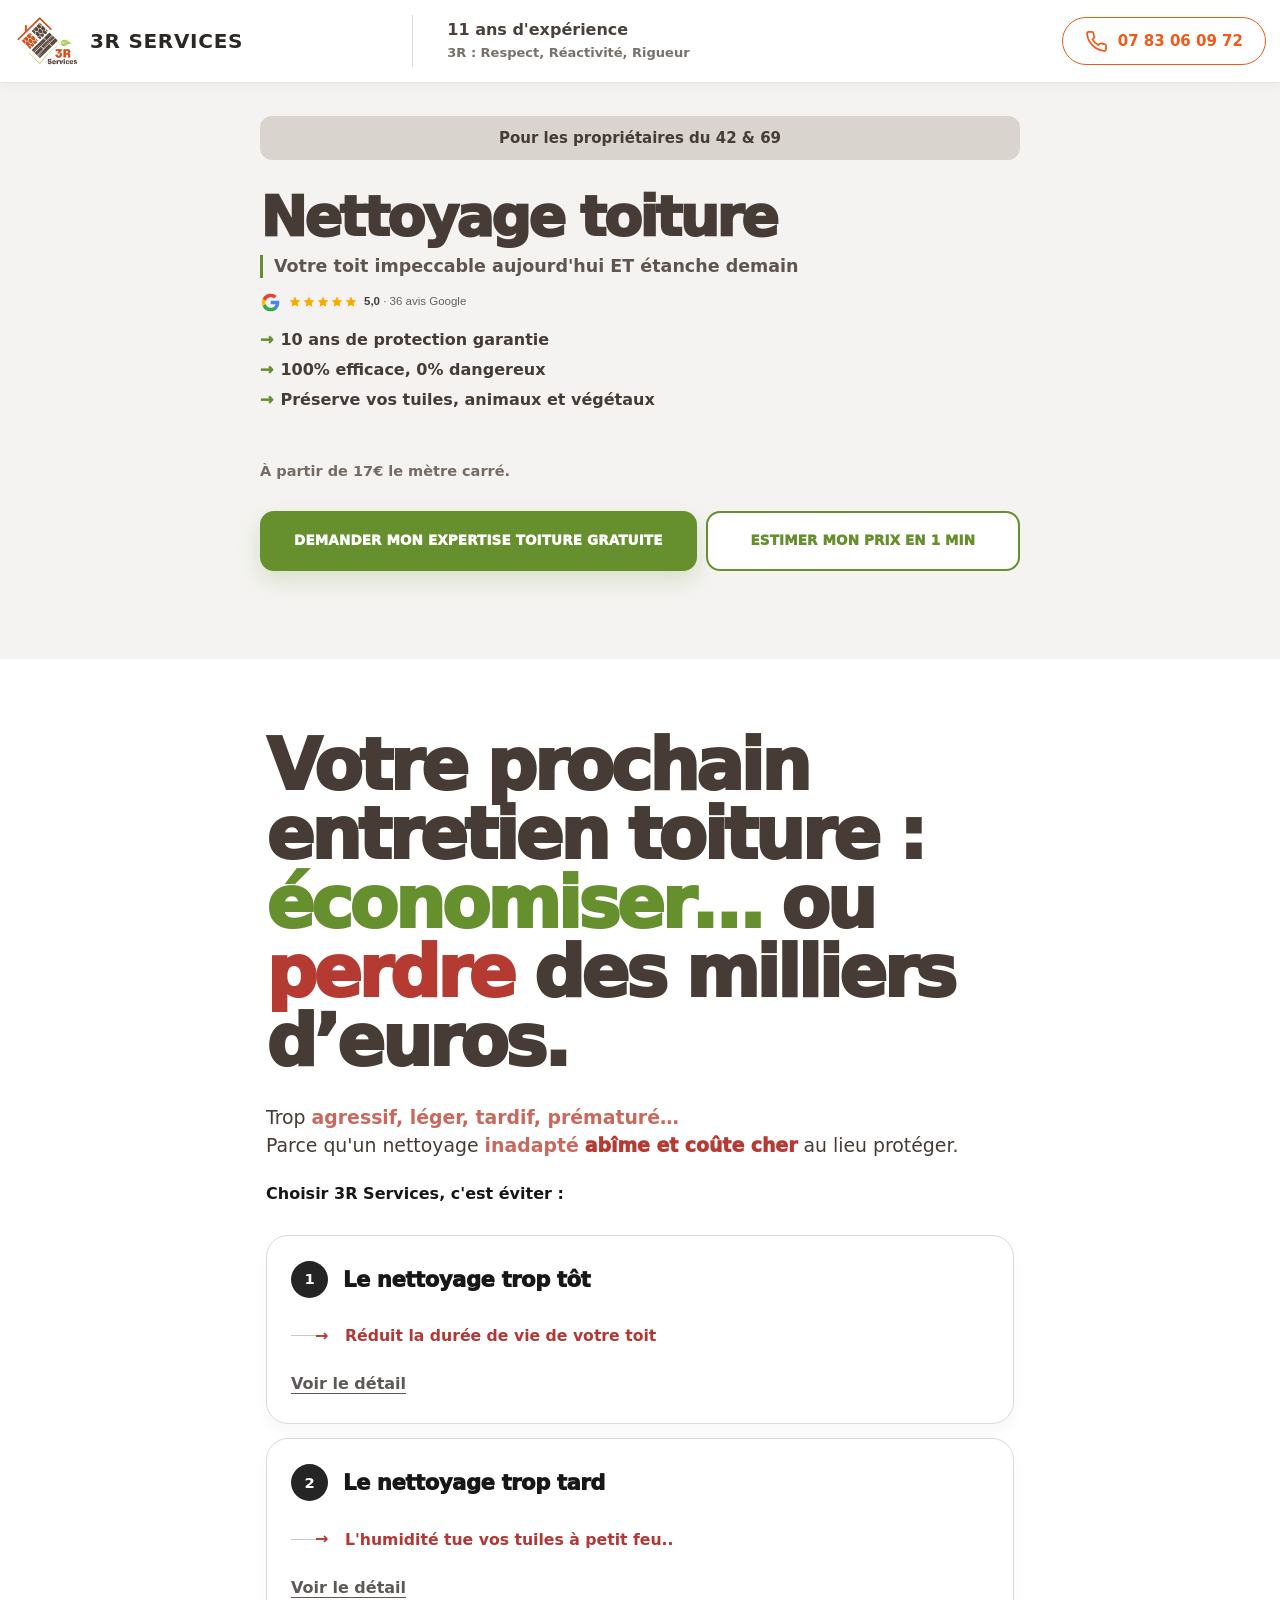
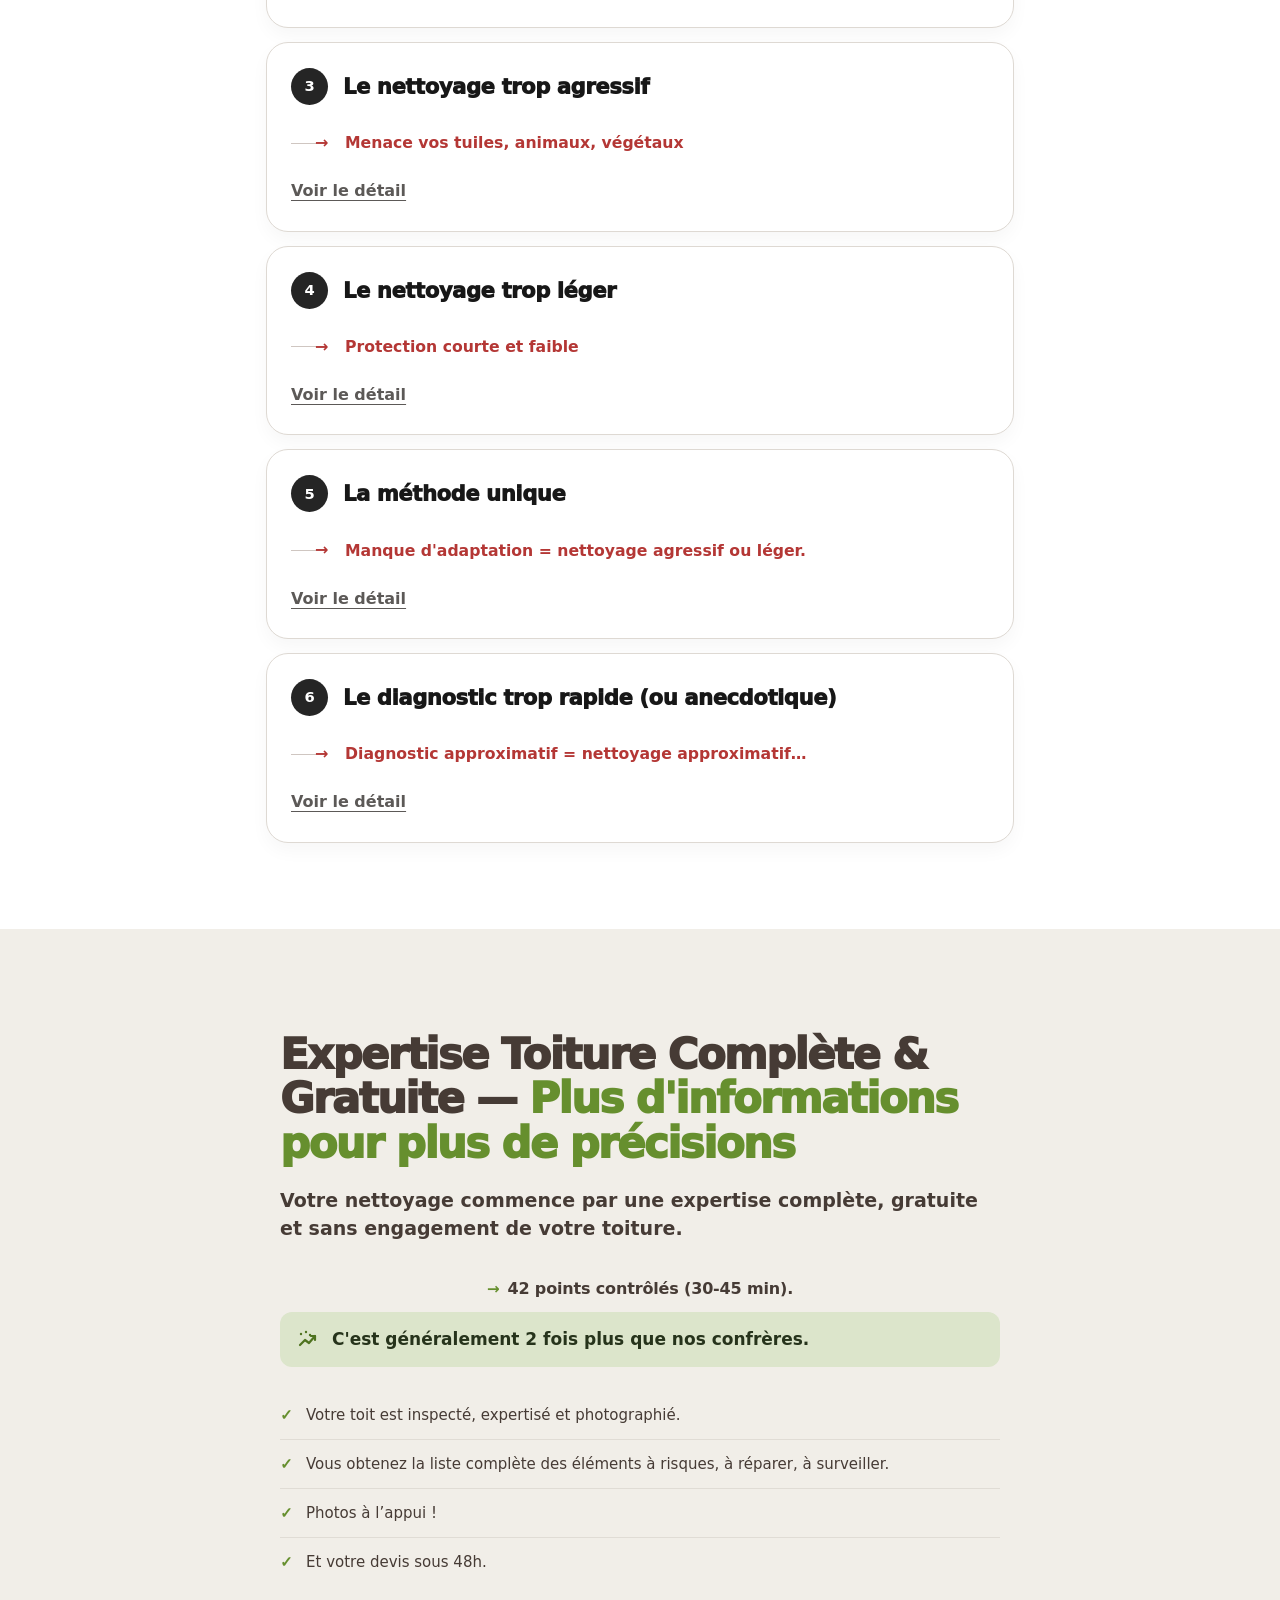
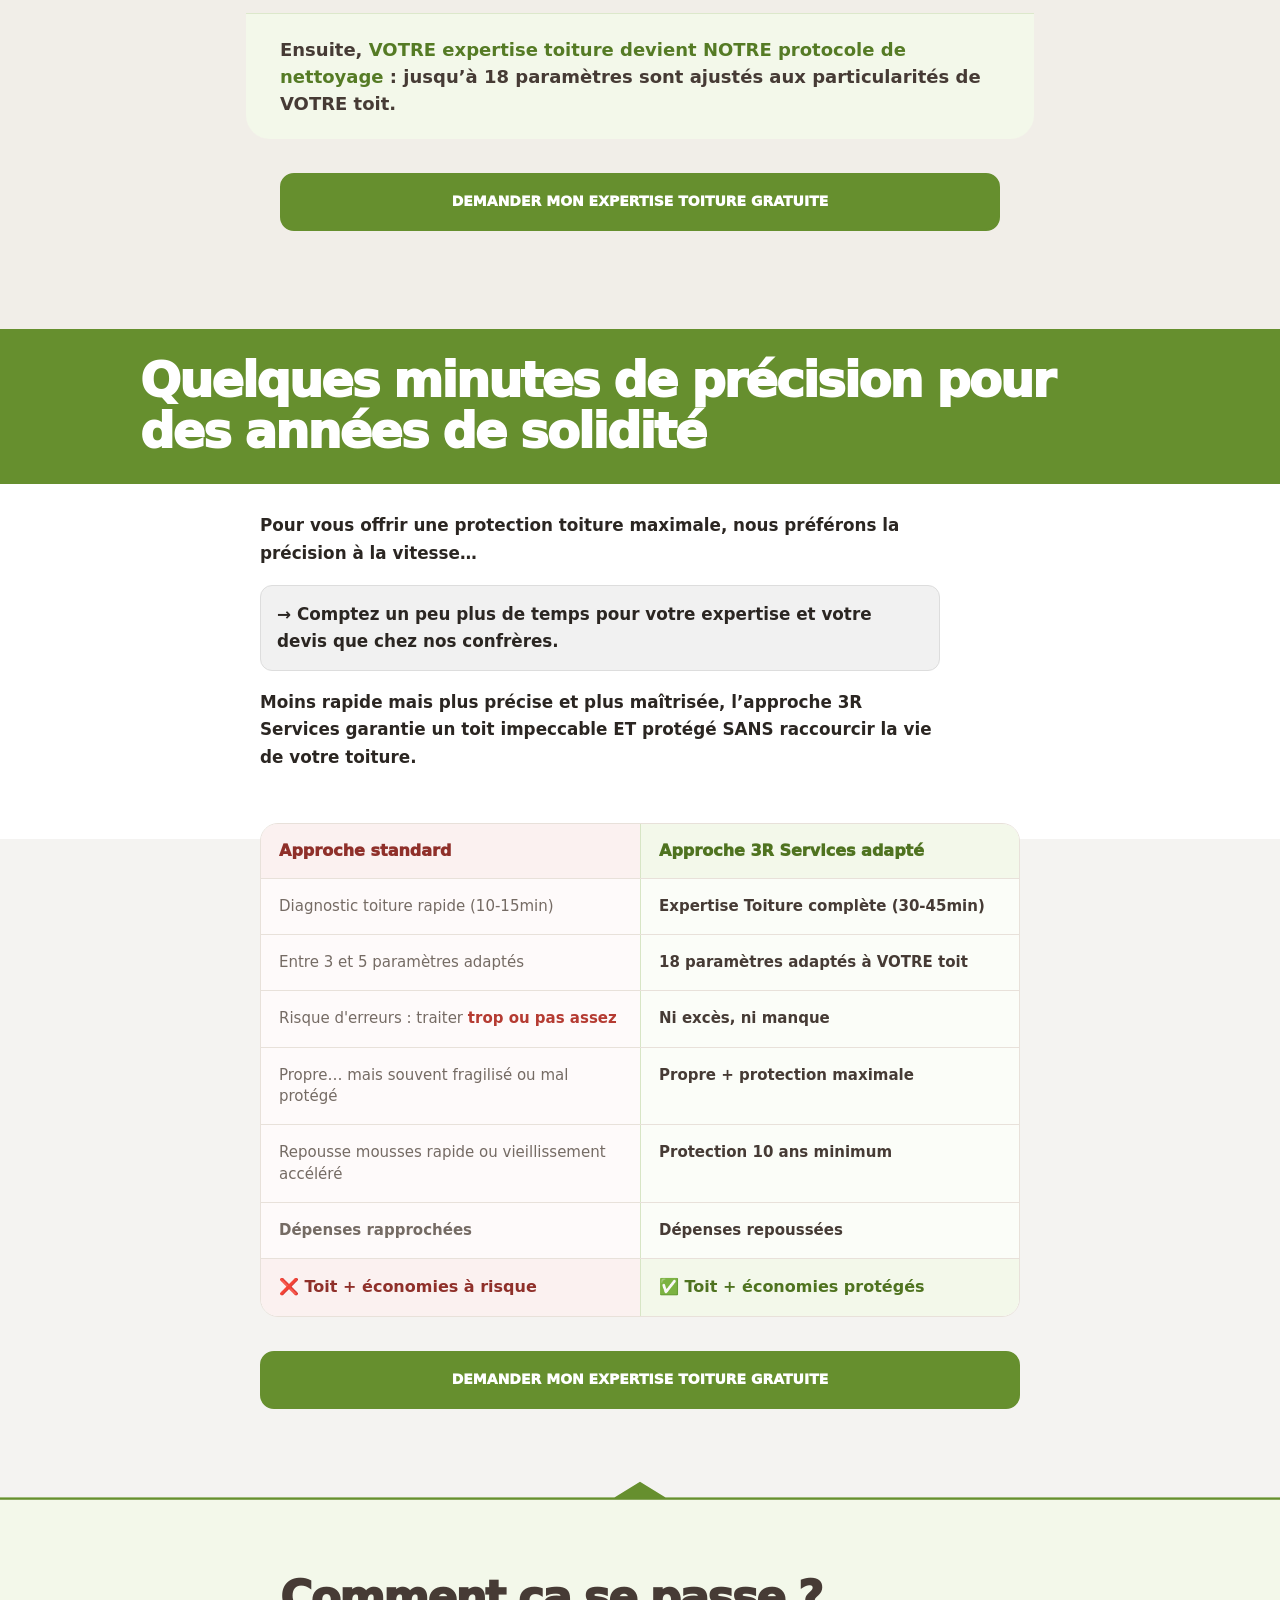
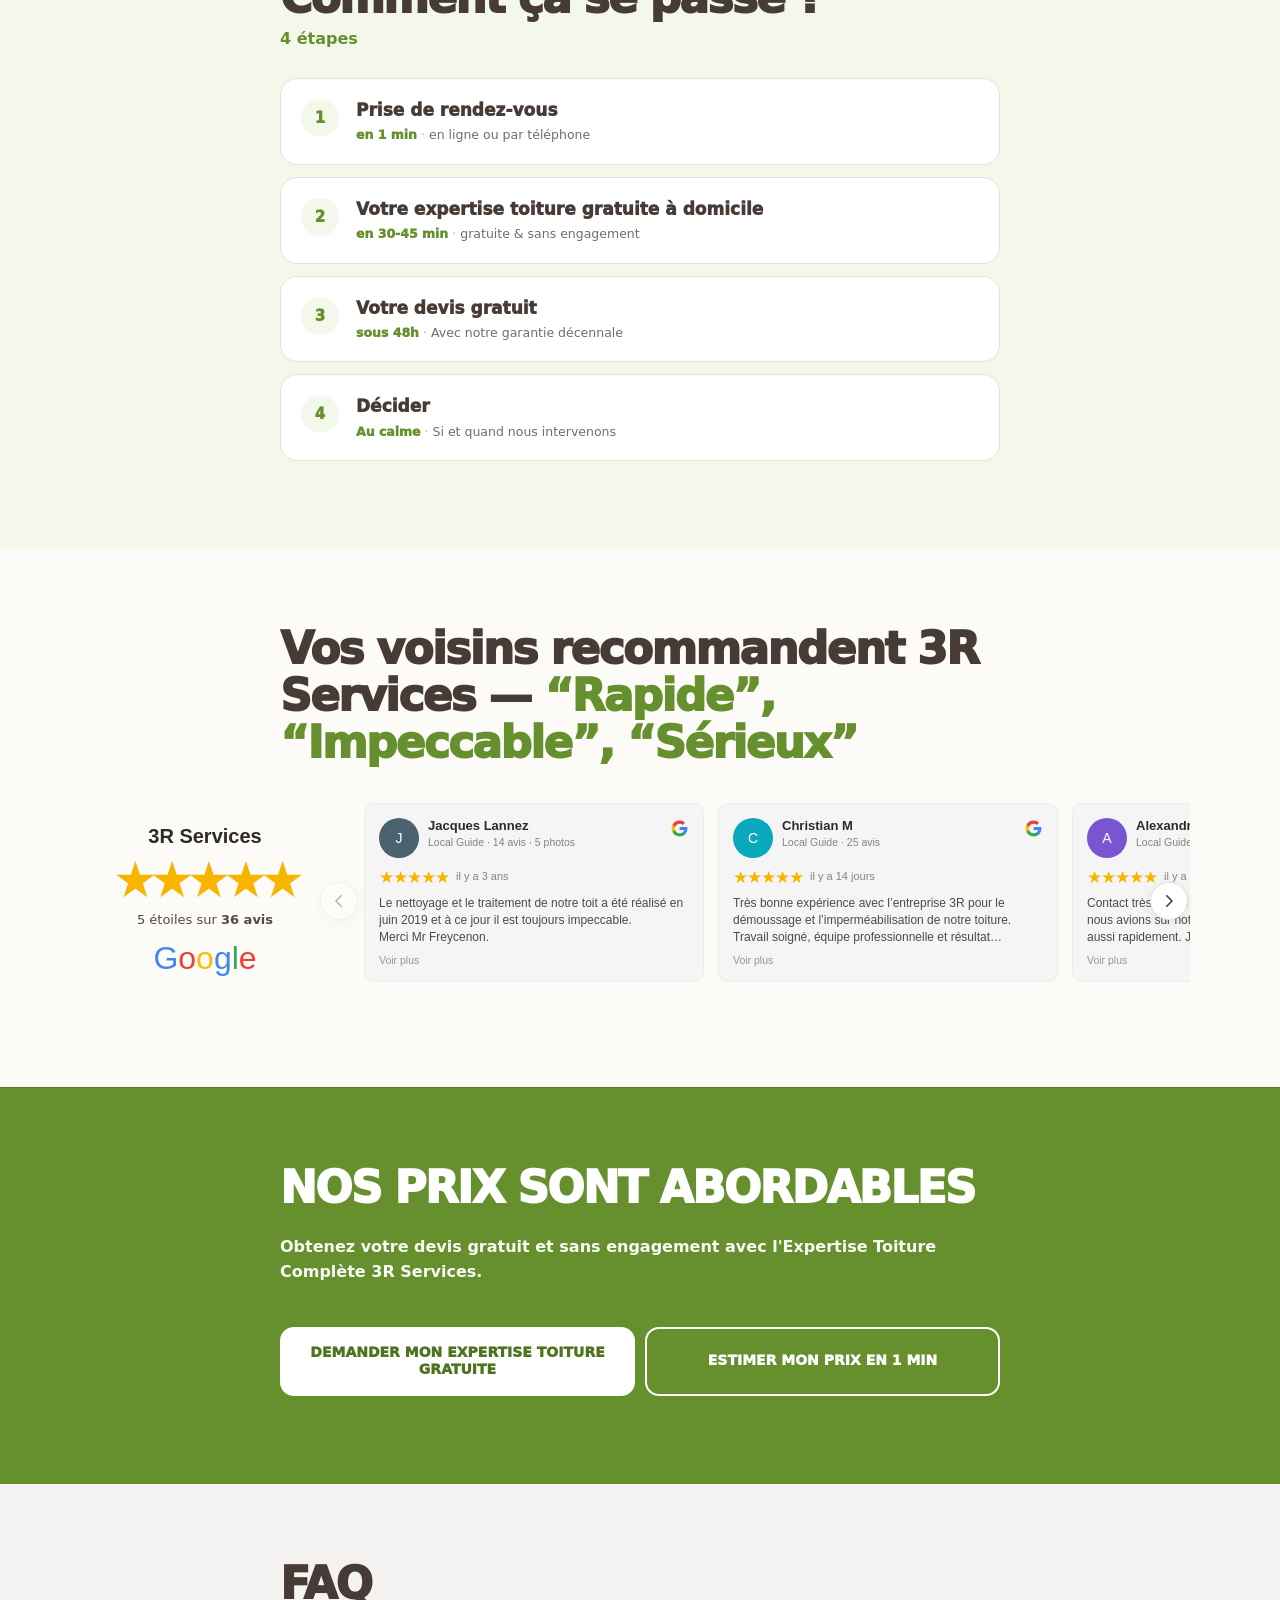
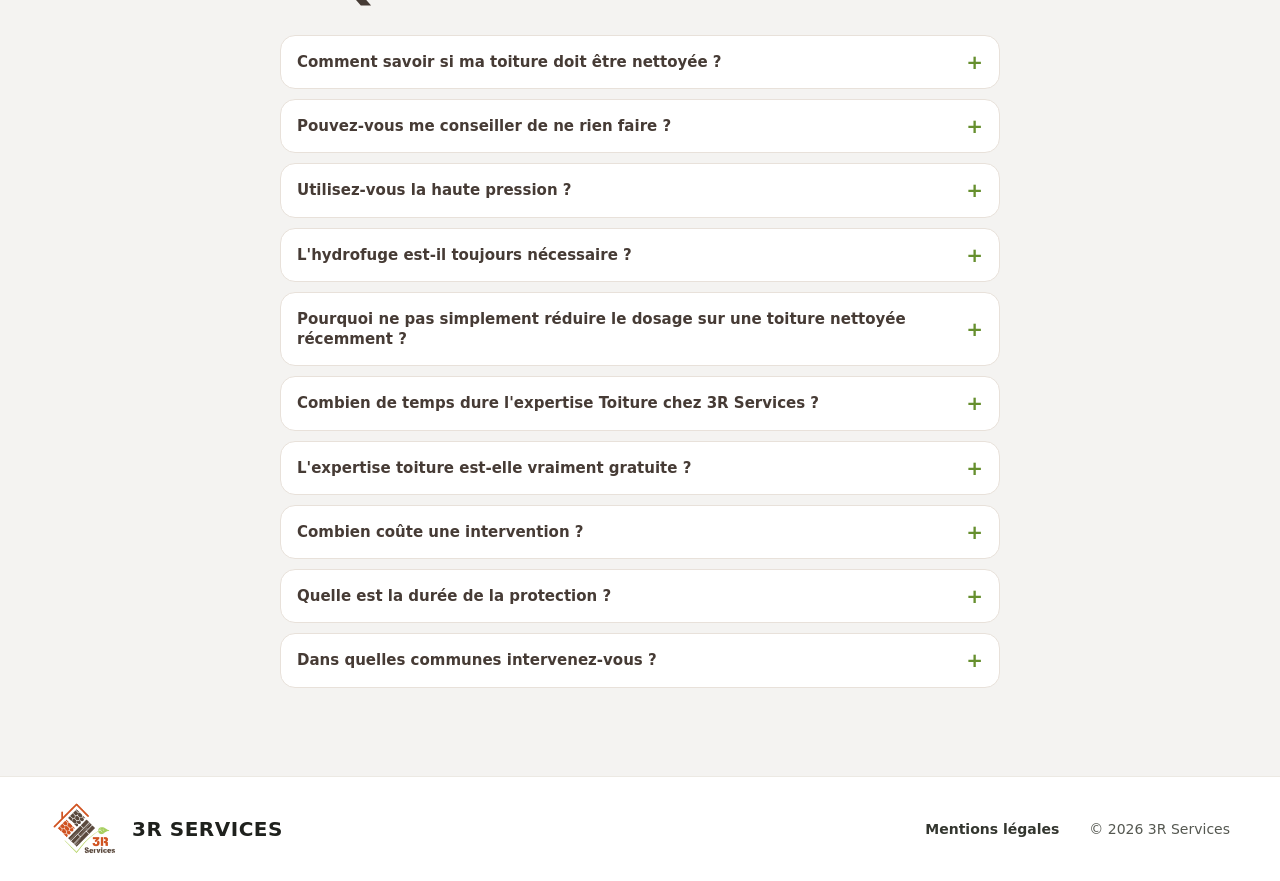
<file: branche/test/index.html>
<!doctype html>
<html lang="fr">
<head>
<!-- Google Tag Manager -->
<script>(function(w,d,s,l,i){w[l]=w[l]||[];w[l].push({'gtm.start':
new Date().getTime(),event:'gtm.js'});var f=d.getElementsByTagName(s)[0],
j=d.createElement(s),dl=l!='dataLayer'?'&l='+l:'';j.async=true;j.src=
'https://www.googletagmanager.com/gtm.js?id='+i+dl;f.parentNode.insertBefore(j,f);
})(window,document,'script','dataLayer','GTM-PMPVH6W9');</script>
<!-- End Google Tag Manager -->




  <meta charset="utf-8">
  <meta name="robots" content="noindex, nofollow">
  <meta name="viewport" content="width=device-width,initial-scale=1">
  <style>
    html, body {
      margin: 0;
      padding: 0;
      background: #FCFBF7;
    }
    body {
      color: #463B35;
      font-family: Inter, ui-sans-serif, system-ui, -apple-system, BlinkMacSystemFont, "Segoe UI", sans-serif;
      -webkit-font-smoothing: antialiased;
    }
  </style>

  <style id="navbar-3r-styles">
    html {
      scroll-padding-top: 78px;
    }

    body.has-fixed-navbar-3r {
      padding-top: 68px;
    }

    .site-header-3r {
      position: fixed;
      top: 0;
      left: 0;
      right: 0;
      z-index: 900;
      width: 100%;
      background: rgba(255,255,255,.98);
      border-bottom: 1px solid #e9e5e1;
      box-shadow: 0 2px 10px rgba(0,0,0,.04);
    }

    .navbar-3r {
      width: min(calc(100% - 28px), 1380px);
      min-height: 68px;
      margin: 0 auto;
      display: flex;
      align-items: center;
      justify-content: space-between;
      gap: 18px;
    }

    .brand-3r {
      display: inline-flex;
      align-items: center;
      gap: 10px;
      min-width: 0;
      color: inherit;
      text-decoration: none;
    }

    .brand-logo-3r {
      width: 54px;
      height: 46px;
      display: block;
      object-fit: contain;
      flex: 0 0 auto;
    }

    .brand-name-3r {
      color: #2b2725;
      font-size: 16px;
      font-weight: 800;
      line-height: 1;
      letter-spacing: .035em;
      white-space: nowrap;
    }

    .desktop-center-3r,
    .desktop-phone-number-3r,
    .desktop-cta-label-3r {
      display: none;
    }

    .phone-link-3r {
      width: 44px;
      height: 44px;
      display: inline-flex;
      align-items: center;
      justify-content: center;
      flex: 0 0 auto;
      color: #ef5a1a;
      text-decoration: none;
      border-radius: 999px;
      transition: background .18s ease, transform .18s ease;
    }

    .phone-link-3r:hover {
      background: rgba(239,90,26,.08);
      transform: translateY(-1px);
    }

    .phone-link-3r:focus-visible {
      outline: 3px solid rgba(239,90,26,.25);
      outline-offset: 3px;
    }

    .phone-link-3r svg {
      width: 27px;
      height: 27px;
      stroke: currentColor;
      fill: none;
      stroke-width: 1.8;
      stroke-linecap: round;
      stroke-linejoin: round;
    }

    @media (min-width: 64rem) {
      html {
        scroll-padding-top: 92px;
      }

      body.has-fixed-navbar-3r {
        padding-top: 82px;
      }

      .navbar-3r {
        min-height: 82px;
        display: grid;
        grid-template-columns: minmax(275px, 1fr) minmax(360px, 1.25fr) minmax(360px, 1fr);
        gap: 34px;
      }

      .brand-3r {
        justify-self: start;
      }

      .brand-logo-3r {
        width: 66px;
        height: 58px;
      }

      .brand-name-3r {
        font-size: 20px;
      }

      .desktop-center-3r {
        display: flex;
        flex-direction: column;
        justify-content: center;
        min-height: 52px;
        padding-left: 34px;
        border-left: 1px solid #ddd7d2;
      }

      .center-title-3r {
        margin: 0;
        color: #4b403b;
        font-size: 16px;
        line-height: 1.2;
        font-weight: 800;
      }

      .center-subtitle-3r {
        margin: 6px 0 0;
        color: #77706c;
        font-size: 13px;
        line-height: 1.3;
      }

      .desktop-contact-3r {
        display: flex;
        align-items: center;
        justify-content: flex-end;
        gap: 18px;
      }

      .desktop-phone-number-3r {
        display: none;
        color: #2b2725;
        font-size: 16px;
        font-weight: 800;
        white-space: nowrap;
      }

      .phone-link-3r {
        width: auto;
        height: 48px;
        padding: 0 22px;
        gap: 10px;
        border: 1.5px solid #ef5a1a;
        background: #fff;
      }

      .phone-link-3r:hover {
        background: rgba(239,90,26,.055);
      }

      .phone-link-3r svg {
        width: 23px;
        height: 23px;
      }

      .desktop-cta-label-3r {
        display: inline;
        color: #ef5a1a;
        font-size: 15px;
        font-weight: 800;
        white-space: nowrap;
      }
    }

    @media (min-width: 64rem) and (max-width: 1180px) {
      .navbar-3r {
        grid-template-columns: minmax(250px, .9fr) minmax(300px, 1fr) auto;
        gap: 24px;
      }

      .desktop-center-3r {
        padding-left: 24px;
      }

      .desktop-phone-number-3r {
        display: none;
      }
    }
  </style>

  <style id="footer-3r-styles">
    .footer-3r {
      background: #fff;
      border-top: 1px solid #ece9e3;
    }

    .footer-3r__inner {
      width: min(1180px, calc(100% - 40px));
      min-height: 104px;
      margin: 0 auto;
      padding: 20px 0;
      display: flex;
      align-items: center;
      justify-content: space-between;
      gap: 36px;
    }

    .footer-3r__brand {
      display: flex;
      align-items: center;
      gap: 14px;
      min-width: 0;
      color: inherit;
      text-decoration: none;
    }

    .footer-3r__logo {
      width: 68px;
      height: auto;
      display: block;
      flex: 0 0 auto;
    }

    .footer-3r__name {
      color: #1f211d;
      font-size: 20px;
      line-height: 1;
      font-weight: 800;
      letter-spacing: .025em;
      white-space: nowrap;
    }

    .footer-3r__links {
      display: flex;
      align-items: center;
      gap: 30px;
      color: #555851;
      font-size: 14px;
    }

    .footer-3r__legal {
      color: #33362f;
      font-weight: 600;
      text-decoration: none;
      transition: color .18s ease;
    }

    .footer-3r__legal:hover,
    .footer-3r__legal:focus-visible {
      color: #e85f18;
      text-decoration: underline;
      text-underline-offset: 4px;
    }

    .footer-3r__copyright {
      white-space: nowrap;
    }

    @media (max-width: 700px) {
      .footer-3r__inner {
        width: min(100% - 32px, 1180px);
        min-height: auto;
        padding: 24px 0;
        flex-direction: column;
        align-items: stretch;
        gap: 22px;
      }

      .footer-3r__brand {
        justify-content: flex-start;
      }

      .footer-3r__logo {
        width: 62px;
      }

      .footer-3r__name {
        font-size: 18px;
      }

      .footer-3r__links {
        padding-top: 18px;
        border-top: 1px solid #efede8;
        justify-content: space-between;
        gap: 20px;
      }
    }

    @media (max-width: 430px) {
      .footer-3r__links {
        flex-direction: column;
        align-items: flex-start;
        gap: 10px;
      }
    }
  </style>

  <style id="section-cta-styles">
    .section-cta-wrap {
      display: grid;
      margin: 28px 0 0;
      padding: 0;
    }

    .section-cta {
      width: 100%;
      min-height: 58px;
      padding: 15px 16px;
      border: 2px solid #668F2E;
      border-radius: 14px;
      background: #668F2E;
      color: #fff;
      display: flex;
      align-items: center;
      justify-content: center;
      text-align: center;
      text-decoration: none;
      font-size: 13px;
      line-height: 1.2;
      font-weight: 950;
    }

    .s4v2-b3-card .section-cta-wrap {
      margin-top: 48px;
    }

    .section-cta:focus-visible {
      outline: 3px solid rgba(102,143,46,.34);
      outline-offset: 3px;
    }

    @media (min-width: 760px) {
      .section-cta-wrap {
        margin-top: 34px;
      }

      .s4v2-b3-card .section-cta-wrap {
        margin-top: 62px;
      }

      .section-cta {
        font-size: 14px;
      }
    }
  </style>

  <style>
/* SECTION 1 V2 — DUPLICATA INDÉPENDANT DE LA V1 */
.hero-v13{
  --ink:#463B35;
  --muted:#756B64;
  --green:#668F2E;
  --green-soft:#F3F8EA;
  --red:#B53B32;
  --bg:#FCFBF7;
  --line:#E8E1DA;
  --star:#F9AB00;
}
.hero-v13{
  width:min(100% - 30px,720px);
  margin:0 auto;
  padding:28px 0 54px;
}
.hero-v13 .owners{
  margin:0;
  padding:12px 14px;
  background:#F1EEE8;
  border-radius:12px;
  font-size:1rem;
  line-height:1.42;
  font-weight:850;
}
.hero-v13 .spacer{
  height:4vh;
  min-height:4vh;
  background:var(--bg);
}
.hero-v13 .value-chunk h1{
  margin:0;
  font-size:38px;
  line-height:1;
  letter-spacing:-.05em;
  font-weight:950;
}
.hero-v13 .google-proof{
  display:inline-flex;
  align-items:center;
  gap:7px;
  margin:0 0 14px;
  white-space:nowrap;
}
.hero-v13 .google-logo{
  width:21px;
  height:21px;
  flex:0 0 21px;
}
.hero-v13 .google-proof-inner{
  display:flex;
  align-items:center;
  gap:6px;
}
.hero-v13 .google-stars{
  display:flex;
  align-items:center;
  gap:0;
}
.hero-v13 .google-star{
  width:14px;
  height:14px;
  display:block;
}
.hero-v13 .google-copy{
  color:#5F6368;
  font-family:Arial,Helvetica,sans-serif;
  font-size:11.5px;
  line-height:1;
  white-space:nowrap;
}
.hero-v13 .google-copy strong{
  color:#3C4043;
  font-weight:700;
}
.hero-v13 .promises{
  display:grid;
  gap:9px;
  padding:14px 15px;
  background:var(--green-soft);
  border-left:4px solid var(--green);
  border-radius:0 14px 14px 0;
}
.hero-v13 .promise{
  display:flex;
  align-items:flex-start;
  gap:7px;
  font-size:18px;
  line-height:1.28;
  font-weight:950;
}
.hero-v13 .arrow{
  color:var(--green);
  font-weight:950;
}
.hero-v13 .problem{
  margin:0;
  color:var(--red);
  font-size:17px;
  line-height:1.38;
  font-weight:850;
}
.hero-v13 .ctas{
  display:grid;
  gap:9px;
}
.hero-v13 .cta{
  min-height:58px;
  padding:15px 16px;
  border-radius:14px;
  display:flex;
  align-items:center;
  justify-content:center;
  text-align:center;
  text-decoration:none;
  font-size:13px;
  line-height:1.2;
  font-weight:950;
}
.hero-v13 .cta-primary{
  background:var(--green);
  border:2px solid var(--green);
  color:#fff;
}
.hero-v13 .cta-secondary{
  background:#fff;
  border:2px solid var(--green);
  color:var(--green);
}
@media (min-width:760px){.hero-v13{
    padding:48px 0 72px;
  }
.hero-v13 .value-chunk h1{
    font-size:50px;
  }
.hero-v13 .owners{
    font-size:1.1rem;
  }
.hero-v13 .promise{
    font-size:20px;
  }
.hero-v13 .problem{
    font-size:18px;
  }
.hero-v13 .ctas{
    grid-template-columns:1fr 1fr;
  }
.hero-v13 .cta{
    font-size:14px;
  }
}
.hero-v13 .google-proof{
  margin-top:0 !important;
}
.hero-v13 .value-chunk h1{
  margin-bottom:0 !important;
}
.hero-v13 .value-chunk h1{
  margin-bottom:21px !important;
}
.hero-v13 .google-proof{
  margin-top:0 !important;
}
.hero-v13{
  width:min(100% - 30px,720px);
  margin:0 auto;
  color:var(--ink,#463B35);
  font-family:Inter,system-ui,-apple-system,BlinkMacSystemFont,"Segoe UI",sans-serif;
  -webkit-font-smoothing:antialiased;
}
.hero-v13 *{box-sizing:border-box}


  </style>

  <style id="section1-v2-google-exact">

/* Reproduction EXACTE du bloc Google horizontal de la Section 1 V13 validée */
.hero-v13 .google-proof{display:inline-flex;
  align-items:center;
  gap:7px;
  margin:0 0 14px;
  white-space:nowrap;}
.hero-v13 .google-logo{width:21px;
  height:21px;
  flex:0 0 21px;}
.hero-v13 .google-proof-inner{display:flex;
  align-items:center;
  gap:6px;}
.hero-v13 .google-stars{display:flex;
  align-items:center;
  gap:0;}
.hero-v13 .google-star{width:14px;
  height:14px;
  display:block;}
.hero-v13 .google-copy{color:#5F6368;
  font-family:Arial,Helvetica,sans-serif;
  font-size:11.5px;
  line-height:1;
  white-space:nowrap;}
.hero-v13 .google-copy strong{color:#3C4043;
  font-weight:700;}

  </style>

  <style id="section1-v2-google-fix">

/* Neutralise les anciens styles Google globaux du fichier combiné. */
.hero-v13 .google-stars{
  display:flex !important;
  align-items:center !important;
  gap:0 !important;
  width:auto !important;
  height:auto !important;
  line-height:normal !important;
  flex:0 0 auto !important;
}

.hero-v13 .google-star{
  display:block !important;
  width:14px !important;
  height:14px !important;
  flex:0 0 14px !important;
}

.hero-v13 .google-proof{
  display:inline-flex !important;
  align-items:center !important;
  gap:7px !important;
  margin:0 0 14px !important;
  width:auto !important;
  max-width:100% !important;
}

.hero-v13 .google-proof-inner{
  display:flex !important;
  flex-direction:row !important;
  align-items:center !important;
  gap:6px !important;
  width:auto !important;
}

.hero-v13 .google-logo{
  width:21px !important;
  height:21px !important;
  flex:0 0 21px !important;
}

.hero-v13 .google-copy{
  width:auto !important;
  flex:0 0 auto !important;
  white-space:nowrap !important;
}

  </style>

<style id="section1-v2-base-overrides">
/* V2 : conservation du DOM original de la V1 */
.hero-v13 .problem{
  color:var(--ink) !important;
  font-size:16px !important;
  line-height:1.4 !important;
  font-weight:850 !important;
}
/* Garantit la structure verticale originale :
   H1 → Google horizontal → bénéfices */
.hero-v13 .value-chunk{
  display:block !important;
}
.hero-v13 .google-proof{
  display:inline-flex !important;
  width:auto !important;
  max-width:100% !important;
  float:none !important;
}
.hero-v13 .promises{
  display:grid !important;
  width:100% !important;
  float:none !important;
}
</style>


<style id="section1-v2-design-b">
/* B — Liste compacte avec simple filet vertical */
.hero-v13 .owners{
  background:#F1EEE8 !important;
}
.hero-v13 .value-chunk h1{
  margin-bottom:12px !important;
}
.hero-v13 .google-proof{
  margin:0 0 14px !important;
}
.hero-v13 .promises{
  display:grid !important;
  gap:4px !important;
  padding:2px 0 2px 14px !important;
  background:transparent !important;
  border:0 !important;
  border-left:3px solid var(--green) !important;
  border-radius:0 !important;
}
.hero-v13 .promise{
  padding:3px 0 !important;
  font-size:16px !important;
  line-height:1.28 !important;
}
.hero-v13 .arrow{
  color:var(--green) !important;
}
.hero-v13 .problem{
  margin-top:18px !important;
}
.hero-v13 .spacer{
  height:28px !important;
  min-height:28px !important;
}
@media(min-width:760px){
  .hero-v13 .promise{font-size:18px !important}
}
</style>


<style id="section1-v2-hero-common">
/* HERO V2 — renforcement de la hiérarchie sans toucher à la copy */
html,body{margin:0;padding:0}
body{background:#FCFBF7}

.hero-v13{
  width:min(100% - 28px,760px) !important;
  margin:0 auto !important;
  padding:18px 0 68px !important;

  display:flex;
  flex-direction:column;
  justify-content:flex-start;
}

.hero-v13 .owners{
  margin:0 !important;
  padding:11px 13px !important;
  background:#F1EEE8 !important;
  border-radius:12px !important;
  font-size:14px !important;
  line-height:1.35 !important;
  font-weight:850 !important;
}

.hero-v13 .spacer{
  height:24px !important;
  min-height:24px !important;
}

.hero-v13 .value-chunk h1{
  margin:0 0 10px !important;
  max-width:680px;
  font-size:clamp(39px,10.4vw,58px) !important;
  line-height:.98 !important;
  letter-spacing:-.052em !important;
  font-weight:950 !important;
}

.hero-v13 .google-proof{
  margin:0 0 15px !important;
  transform:none !important;
}

.hero-v13 .google-copy{
  font-size:11.5px !important;
}

.hero-v13 .promises{
  margin-top:0 !important;
}

.hero-v13 .promise{
  font-weight:900 !important;
}

.hero-v13 .problem{
  margin:16px 0 0 !important;
  padding:0 !important;
  background:transparent !important;
  color:#5F554F !important;
  font-size:14.5px !important;
  line-height:1.35 !important;
  font-weight:800 !important;
  text-align:left !important;
}

.hero-v13 .ctas{
  display:grid !important;
  gap:9px !important;
}

.hero-v13 .cta{
  min-height:58px !important;
  padding:14px 15px !important;
  border-radius:14px !important;
  font-size:13px !important;
  line-height:1.15 !important;
  font-weight:950 !important;
  letter-spacing:.01em;
}

.hero-v13 .cta-primary{
  box-shadow:0 9px 22px rgba(102,143,46,.20);
}

.hero-v13 .cta-secondary{
  background:#fff !important;
}

@media(min-width:760px){
  .hero-v13{
    min-height:auto;
    padding:34px 0 88px !important;
  }
  .hero-v13 .owners{
    font-size:15px !important;
    padding:12px 15px !important;
  }
  .hero-v13 .spacer{
    height:30px !important;
    min-height:30px !important;
  }
  .hero-v13 .value-chunk h1{
    font-size:56px !important;
  }
  .hero-v13 .ctas{
    grid-template-columns:1.25fr .9fr !important;
  }
  .hero-v13 .cta{
    min-height:60px !important;
    font-size:13.5px !important;
  }
}
</style>

<style id="hero-b">
/* HERO B — filet vertical / structure légère */
.hero-v13 .promises{
  gap:2px !important;
  padding:2px 0 2px 13px !important;
  background:transparent !important;
  border:0 !important;
  border-left:3px solid #668F2E !important;
  border-radius:0 !important;
}
.hero-v13 .promise{
  padding:4px 0 !important;
  font-size:17px !important;
  line-height:1.26 !important;
}
.hero-v13 .arrow{color:#668F2E !important}
</style>


<style id="section1-v2-top-text-centered">
/* Seul changement demandé : centrage du texte du bandeau supérieur */
.hero-v13 .owners{
  text-align:center !important;
}
</style>


<style id="section1-v2-copy-layout">
.hero-v13 .v2-hero-subtitle{
  margin:0 0 12px;
  color:var(--ink);
  font-size:18px;
  line-height:1.3;
  font-weight:900;
}
.hero-v13 .problem{
  margin-top:18px !important;
}
@media(min-width:760px){
  .hero-v13 .v2-hero-subtitle{
    font-size:21px;
  }
}
</style>


<style id="section1-v2-variant-2">
/* Version 2 — sous-titre comme promesse centrale */
.hero-v13 .value-chunk h1{
  margin-bottom:10px !important;
}
.hero-v13 .v2-hero-subtitle{
  margin:0 0 14px !important;
  padding-left:11px;
  border-left:3px solid #668F2E;
  font-size:17.5px !important;
  line-height:1.28 !important;
  max-width:570px;
}
.hero-v13 .google-proof{
  margin-bottom:13px !important;
}
.hero-v13 .promises{
  gap:2px !important;
  padding:0 !important;
  background:transparent !important;
  border:0 !important;
  border-radius:0 !important;
}
.hero-v13 .promise{
  padding:4px 0 !important;
  font-size:16px !important;
  line-height:1.25 !important;
}
.hero-v13 .arrow{
  color:#668F2E !important;
}
</style>



<!-- STYLES SECTION 2 V2 -->

<style id="section-4-validated-version-b">
/* SECTION 4 VALIDÉE — Version B — styles totalement isolés */
.s4-new-shell{
  --s4-bg:#f4f3f1;
  --s4-surface:#ffffff;
  --s4-text:#171717;
  --s4-muted:#66615d;
  --s4-line:#ded9d3;
  --s4-accent:#b43735;
  --s4-soft:#faf7f5;
  --s4-dark:#252525;
  width:100%;
  background:var(--s4-bg);
  color:var(--s4-text);
  font-family:Inter,system-ui,-apple-system,"Segoe UI",sans-serif;
  line-height:1.52;
}
.s4-new-shell,
.s4-new-shell *{box-sizing:border-box}
.s4-new{
  max-width:780px;
  margin:auto;
  padding:54px 16px 76px;
}
.s4-new h1{
  margin:0;
  font-size:clamp(2rem,7.7vw,3.25rem);
  line-height:1.04;
  letter-spacing:-.045em;
  font-weight:950;
}
.s4-new .s4n-intro{
  margin:18px 0 6px;
  color:var(--s4-muted);
  font-size:1.05rem;
}
.s4-new .s4n-lead{
  margin:0 0 28px;
  font-weight:800;
}
.s4-new .s4n-cards{
  display:grid;
  gap:14px;
}
.s4-new .s4n-item{
  background:var(--s4-surface);
  border:1px solid var(--s4-line);
  border-radius:22px;
  padding:25px 24px 27px;
  box-shadow:0 8px 18px rgba(0,0,0,.035);
}
.s4-new .s4n-item-head{
  display:flex;
  gap:15px;
  align-items:center;
}
.s4-new .s4n-num{
  display:grid;
  place-items:center;
  width:37px;
  height:37px;
  border-radius:50%;
  background:var(--s4-dark);
  color:#fff;
  font-weight:900;
  font-size:.92rem;
  flex:0 0 auto;
}
.s4-new h2{
  margin:0;
  font-size:1.32rem;
  line-height:1.2;
  letter-spacing:-.02em;
  font-weight:950;
}
.s4-new .s4n-cause-line{
  display:flex;
  align-items:center;
  gap:14px;
  margin-top:26px;
  color:var(--s4-accent);
  font-size:.98rem;
  font-weight:900;
}
.s4-new .s4n-cause-flow{
  display:flex;
  align-items:center;
  flex:0 0 40px;
}
.s4-new .s4n-flow-line{
  width:25px;
  height:1px;
  background:#cfc6c1;
}
.s4-new .s4n-flow-arrow{
  margin-left:-1px;
  color:var(--s4-accent);
  font-size:1rem;
  font-weight:900;
}
.s4-new .s4n-preview{
  margin:24px 0 0;
  font-weight:800;
}
.s4-new .s4n-inline-more{
  display:inline-block;
  border:0;
  background:none;
  padding:0;
  margin:0;
  color:#5c5957;
  font:inherit;
  font-weight:850;
  text-decoration:underline;
  text-underline-offset:4px;
  cursor:pointer;
}
.s4-new .s4n-inline-more:hover{color:#2d2b29}
.s4-new .s4n-inline-more:focus-visible{
  outline:2px solid #777;
  outline-offset:5px;
  border-radius:2px;
}
.s4-new .s4n-details-inner{
  padding-top:18px;
  color:var(--s4-muted);
  font-size:.94rem;
}
.s4-new .s4n-details-inner p{margin:10px 0}
.s4-new .s4n-details-inner ul,
.s4-new .s4n-details-inner ol{
  padding-left:1.25rem;
  margin:10px 0;
}
.s4-new .s4n-details-inner li + li{margin-top:7px}
@media(min-width:760px){
  .s4-new{padding-top:72px;padding-bottom:86px}
}
</style>

<style id="section4-v2-reference-intro-style">
/* Intro Section 4 V2 — reprise des couleurs et de l'interlignage du screenshot */

.s4-new h1{
  color:#463B35 !important;
  font-size:clamp(2.65rem,10.8vw,4.45rem) !important;
  line-height:.98 !important;
  letter-spacing:-.052em !important;
  font-weight:950 !important;
  margin:0 0 24px !important;
}

.s4-new .s4-title-save{
  color:#668F2E !important;
}

.s4-new .s4-title-lose{
  color:#B53B32 !important;
}

.s4-new .s4-v2-alert-copy{
  margin:0 0 24px !important;
}

.s4-new .s4-alert-line{
  margin:0 !important;
  color:#463B35 !important;
  font-size:1.12rem !important;
  line-height:1.38 !important;
  font-weight:500 !important;
}

.s4-new .s4-alert-line + .s4-alert-line{
  margin-top:2px !important;
}

.s4-new .s4-alert-soft{
  color:#C9685D !important;
  font-weight:900 !important;
}

.s4-new .s4-alert-line strong{
  color:#463B35 !important;
  font-weight:950 !important;
}

.s4-new .s4n-lead{
  margin-top:0 !important;
}

@media(min-width:760px){
  .s4-new h1{
    font-size:4.45rem !important;
    line-height:.97 !important;
    margin-bottom:28px !important;
  }

  .s4-new .s4-alert-line{
    font-size:1.18rem !important;
  }
}
</style>


<style id="section4-v2-expensive-red-a-fix">
/* A — rouge fort */
.s4-new .s4-alert-line strong.s4-expensive{
  color:#B53B32 !important;
  font-weight:950 !important;
}
</style>



<!-- STYLES SECTION 3 V2 — VALIDÉE / FOND GRIS -->
<style>
html,body{margin:0;padding:0;background:#F1EEE8}
body{color:#463B35;font-family:Inter,ui-sans-serif,system-ui,-apple-system,BlinkMacSystemFont,"Segoe UI",sans-serif;-webkit-font-smoothing:antialiased}
</style>
<style id="section4-v2-validee-verrouillee">
.s4v2-b3-wrap{
  background:#F1EEE8;
  padding:48px 16px 52px;
}
.s4v2-b3-card{
  --ink:#463B35;
  --muted:#756B64;
  --green:#668F2E;
  --soft:#F6F3EF;
  --line:#E3DDD6;
  width:min(100%,720px);
  margin:auto;
  background:#fff;
  border:1px solid #DED7CF;
  border-radius:24px;
  padding:24px 20px 20px;
  box-shadow:0 8px 24px rgba(70,59,53,.05);
}
.s4v2-b3-card *{box-sizing:border-box}
.s4v2-b3-card h1{
  margin:0 0 20px;
  font-size:30px;
  line-height:1.06;
  letter-spacing:-.04em;
  font-weight:950;
}
.s4v2-b3-card h1 .accent{color:var(--green)}
.s4v2-b3-card .intro{
  margin:0 0 18px;
  padding-bottom:18px;

  font-size:17px;
  line-height:1.48;
  font-weight:800;
}
.s4v2-b3-card .stats{
  display:grid;
  grid-template-columns:1fr 1fr;
  gap:0;
  margin:0 0 16px;
  border:1px solid #DED7CF;
  border-radius:14px;
  overflow:hidden;
  background:#FAF8F5;
}
.s4v2-b3-card .stat{
  padding:16px 13px;
  background:transparent;
  font-size:14px;
  line-height:1.4;
  font-weight:900;
}
.s4v2-b3-card .stat + .stat{
  border-left:1px solid #DED7CF;
}
.s4v2-b3-card .results{
  padding:6px 0;
}
.s4v2-b3-card .results ul{
  margin:0;
  padding:0;
  list-style:none;
}
.s4v2-b3-card .results li{
  position:relative;
  margin:0;
  padding:13px 0 13px 26px;
  font-size:14px;
  line-height:1.48;
  border-bottom:1px solid rgba(70,59,53,.10);
}
.s4v2-b3-card .results li:last-child{border-bottom:0}
.s4v2-b3-card .results li::before{
  content:"✓";
  position:absolute;
  left:0;
  top:13px;
  color:#668F2E;
  font-weight:950;
}
.s4v2-b3-card .bridge{
  margin:16px -20px -20px;
  padding:18px 20px;
  background:#F3F8EA;
  border-radius:0 0 24px 24px;
  border-top:1px solid #DCE8CB;
  font-size:16px;
  line-height:1.5;
  font-weight:850;
}
.s4v2-b3-card .bridge strong{color:#557B25}

@media(min-width:760px){
  .s4v2-b3-wrap{padding:70px 24px}
  .s4v2-b3-card{padding:34px 34px 28px}
  .s4v2-b3-card h1{font-size:42px}
  .s4v2-b3-card .intro{font-size:19px}
  .s4v2-b3-card .stat,
  .s4v2-b3-card .results li{font-size:15px}
  .s4v2-b3-card .bridge{
    margin:20px -34px -28px;
    padding:22px 34px;
    font-size:18px;
  }
}
</style>
<style id="section4-v2-compare-badge-ref">
.s4v2-b3-card .stats-ref{
  margin:0 0 18px;
}

.s4v2-b3-card .stat-main{
  margin:0 0 12px;
  padding:0;
  color:#463B35;
  font-size:16px;
  line-height:1.35;
  font-weight:900;
}

.s4v2-b3-card .compare-badge{
  display:flex;
  align-items:flex-start;
  gap:12px;
  padding:15px 16px;
  border-radius:12px;
  background:#DCE5CB;
  color:#26331B;
}

.s4v2-b3-card .compare-icon{
  flex:0 0 24px;
  width:24px;
  height:24px;
  margin-top:1px;
  color:#4F7320;
}

.s4v2-b3-card .compare-badge span{
  display:block;
  font-size:16px;
  line-height:1.45;
  font-weight:650;
}

@media(min-width:760px){
  .s4v2-b3-card .stat-main{
    font-size:18px;
  }
  .s4v2-b3-card .compare-badge span{
    font-size:17px;
  }
}
</style>
<style id="section4-v2-horizontal-overflow-fix">
/* Correctif largeur mobile uniquement */
html, body{
  width:100%;
  max-width:100%;
  overflow-x:hidden;
}

.s4v2-b3-wrap,
.s4v2-b3-card,
.s4v2-b3-card *{
  box-sizing:border-box;
}

.s4v2-b3-wrap{
  width:100%;
  max-width:100%;
}

.s4v2-b3-card{
  width:100%;
  max-width:720px;
}
</style>
<style id="align-42-version-b">
/* 42 points aligné sur le début du TEXTE du bloc vert */
.s4v2-b3-card .stat-main{
  margin-left:0 !important;
  margin-right:0 !important;
  padding-left:52px !important;
  padding-right:16px !important;
}

@media(max-width:420px){
  .s4v2-b3-card .stat-main{
    padding-left:52px !important;
  }
}
</style>
<style id="align-42-version-b-one-line">
/* Garder "42 points contrôlés (30-45 min)." sur une seule ligne */
.s4v2-b3-card .stat-main{
  white-space:nowrap !important;
  font-size:14px !important;
  letter-spacing:-0.01em !important;
}

@media(min-width:390px){
  .s4v2-b3-card .stat-main{
    font-size:15px !important;
  }
}

@media(min-width:760px){
  .s4v2-b3-card .stat-main{
    font-size:18px !important;
  }
}
</style>
<style id="stat-main-1rem">
.s4v2-b3-card .stat-main{
  font-size:1rem !important;
}
@media(min-width:390px){
  .s4v2-b3-card .stat-main{
    font-size:1rem !important;
  }
}
@media(min-width:760px){
  .s4v2-b3-card .stat-main{
    font-size:1rem !important;
  }
}
</style>
<style id="stat-main-centered-arrow">
.s4v2-b3-card .stat-main{
  display:flex !important;
  align-items:center !important;
  justify-content:center !important;
  gap:8px !important;
  text-align:center !important;
  font-size:1rem !important;
  white-space:nowrap !important;
  padding-left:0 !important;
  padding-right:0 !important;
}

.s4v2-b3-card .stat-main::before{
  content:"→";
  display:inline-block;
  color:#668F2E;
  font-size:.95rem;
  line-height:1;
  font-weight:900;
}
</style>
<style id="arrow-horizontal-a">
.s4v2-b3-card .stat-main{
  gap:8px !important;
}
.s4v2-b3-card .stat-main::before{
  content:"→" !important;
  font-size:.95rem !important;
}
</style>
<style id="section3-v2-no-white-card">
html, body{
  background:#F1EEE8 !important;
}
.s4v2-b3-wrap{
  background:#F1EEE8 !important;
}
.s4v2-b3-card{
  background:transparent !important;
  border:0 !important;
  border-radius:0 !important;
  box-shadow:none !important;
  padding-left:0 !important;
  padding-right:0 !important;
}
.s4v2-b3-card,
.s4v2-b3-card .content,
.s4v2-b3-card .body,
.s4v2-b3-card .stats,
.s4v2-b3-card .results,
.s4v2-b3-card .result-list{
  background:transparent !important;
}
.s4v2-b3-card .bridge{
  box-shadow:none !important;
}
</style>

<!-- STYLES SECTION 4 V2 — VALIDÉE -->
<style>
html,body{
  margin:0;
  padding:0;
  background:#FCFBF7;
}
body{
  color:#463B35;
  font-family:Inter,ui-sans-serif,system-ui,-apple-system,BlinkMacSystemFont,"Segoe UI",sans-serif;
  -webkit-font-smoothing:antialiased;
}
</style>
<style>
/* Transition S4 → S5 : vert EXACT de "économiser…" en Section 1 */
.s5 .s5-green-shell{
  margin-left:calc(50% - 50vw);
  margin-right:calc(50% - 50vw);
  margin-top:-54px;
  padding-left:max(14px, calc((100vw - 760px)/2));
  padding-right:max(14px, calc((100vw - 760px)/2));
  padding-bottom:24px;
  background:#668F2E;
}
.s5 .s5-green-head{
  background:#668F2E;
  padding-top:46px;
  padding-bottom:32px;
}
.s5 .s5-green-head h1{
  color:#FFFFFF;
  margin-bottom:18px;
}
.s5 .s5-green-head .subtitle{
  color:#F3F8EA;
  margin:0;
}
.s5 .compare{
  position:relative;
  z-index:2;
  margin-top:-16px;
}
@media(min-width:760px){
  .s5 .s5-green-shell{margin-top:-76px;padding-bottom:30px}

</style>
<style>

/* SECTION 5 VALIDÉE — CSS isolé et fidèle */
.s5{
  --ink:#463B35;
  --muted:#756B64;
  --orange:#D25421;
  --red:#B53B32;
  --green:#668F2E;
  --bg:#FCFBF7;
  --card:#FFFFFF;
  --line:#E8E1DA;
  --soft:#F4F0EC;
  --good:#F3F8EA;
  --green-3r:#668F2E;
  --green-3r-dark:#4F7320;
  --green-3r-soft:#F3F8EA;
  --green-3r-line:#D7E5C5;
  --red-standard:#B53B32;
  --red-standard-dark:#8F302A;
  --red-standard-soft:#FBF1F0;
  --red-standard-line:#EBCFCD;

  width:min(100% - 28px,760px);
  margin:auto;
  padding:54px 0 68px;
  color:var(--ink);
  font-family:Inter,ui-sans-serif,system-ui,-apple-system,BlinkMacSystemFont,"Segoe UI",sans-serif;
  -webkit-font-smoothing:antialiased;
}
.s5 *{box-sizing:border-box}

.s5 h1{
  margin:0 0 28px;
  font-size:31px;
  line-height:1.08;
  letter-spacing:-.04em;
  font-weight:950;
}
.s5 .subtitle{
  margin:-8px 0 28px;
  color:var(--muted);
  font-size:16px;
  line-height:1.5;
  font-weight:650;
}

.s5 .compare{
  overflow:hidden;
  border:1px solid var(--line);
  border-radius:18px;
  background:#fff;
}
.s5 .head,
.s5 .row{
  display:grid;
  grid-template-columns:minmax(0,1fr) minmax(0,1fr);
}
.s5 .head{
  background:var(--soft);
  border-bottom:1px solid var(--line);
}
.s5 .head > div{
  padding:14px 11px;
  font-size:13px;
  line-height:1.25;
  font-weight:950;
}
.s5 .head > div:first-child{
  background:var(--red-standard-soft);
  color:var(--red-standard-dark);
}
.s5 .head .good{
  background:var(--green-3r-soft);
  color:var(--green-3r-dark);
  border-left:1px solid var(--green-3r-line);
}

.s5 .row{
  border-bottom:1px solid var(--line);
}
.s5 .row:last-child{border-bottom:0}

.s5 .cell{
  padding:14px 11px;
  font-size:12.5px;
  line-height:1.42;
  min-width:0;
}
.s5 .cell + .cell{
  border-left:1px solid var(--line);
}
.s5 .cell.standard{
  color:var(--muted);
  background:#FEFAFA;
}
.s5 .cell.good{
  color:var(--ink);
  background:#FBFDF8;
  font-weight:850;
  border-left:1px solid var(--green-3r-line);
}
.s5 .warning{
  color:var(--red);
  font-weight:900;
}

.s5 .final .cell{
  font-size:13px;
  font-weight:950;
}
.s5 .final .cell.standard{
  background:var(--red-standard-soft);
  color:var(--red-standard-dark);
}
.s5 .final .cell.good{
  background:var(--green-3r-soft);
  color:var(--green-3r-dark);
}

@media(min-width:760px){
  .s5{padding:76px 0 88px}
  .s5 h1{font-size:43px;margin-bottom:34px}
  .s5 .subtitle{margin:-10px 0 34px;font-size:18px}
  .s5 .head > div{padding:17px 18px;font-size:16px}
  .s5 .cell{padding:17px 18px;font-size:15px}
  .s5 .final .cell{font-size:16px}
}

</style>
<style id="section4-v2-intro-precision">
.s5 .s5-intro-copy{
  margin:0 0 28px;
}
.s5 .s5-intro-copy p{
  margin:0 0 14px;
  color:var(--ink);
  font-size:15px;
  line-height:1.5;
  font-weight:600;
}
.s5 .s5-intro-copy p:last-child{
  margin-bottom:0;
}
.s5 .s5-intro-copy .arrow-line{
  color:var(--ink);
  font-weight:800;
}
@media(min-width:760px){
  .s5 .s5-intro-copy{
    margin-bottom:34px;
  }
  .s5 .s5-intro-copy p{
    font-size:17px;
  }
}
</style>
<style id='section4-neutral-highlight-b'>

/* Base commune */
.s5 .s5-green-shell{
  background:#FFFFFF !important;
  padding-bottom:34px !important;
}
.s5 .s5-green-head{
  background:#FFFFFF !important;
  padding:0 !important;
}
.s5 .s5-green-head h1{
  background:#45661B !important;
  color:#FFFFFF !important;
  margin:0 -20px 28px !important;
  padding:26px 20px !important;
  border-radius:0 !important;
  font-size:clamp(2rem,7vw,3rem) !important;
  line-height:1.08 !important;
}
.s5 .s5-intro-copy{
  max-width:680px !important;
}
.s5 .s5-intro-copy p{
  color:#2B2622 !important;
  font-size:1.05rem !important;
  line-height:1.62 !important;
  font-weight:600 !important;
  margin:0 0 18px !important;
}
.s5 .s5-intro-copy strong{
  font-weight:850 !important;
  color:#2B2622 !important;
}
.s5 .s5-intro-copy .emphasis{
  display:block !important;
  color:#2B2622 !important;
  font-weight:820 !important;
}


.s5 .s5-intro-copy .emphasis{
  background:#F1F1F1 !important;
  border:1px solid #DDDDDD !important;
  border-radius:12px !important;
  padding:15px 16px !important;
}

</style>
<style id="section4-green-spacing-harmonized">
/* Harmonisation avec la section "NOS PRIX SONT ABORDABLES" */
.s5 .s5-green-head h1{
  background:#668F2E !important;
}

/* La section doit respirer comme une section autonome */
.s5{
  padding-top:54px !important;
}

@media(min-width:760px){
  .s5{
    padding-top:76px !important;
  }
}
</style>
<style id="section4-full-bleed-green">
/* Bandeau vert bord à bord */
.s5 .s5-green-head h1{
  background:#668F2E !important;
  margin-left:calc(50% - 50vw) !important;
  margin-right:calc(50% - 50vw) !important;
  padding-left:max(20px, calc((100vw - 1040px)/2 + 20px)) !important;
  padding-right:max(20px, calc((100vw - 1040px)/2 + 20px)) !important;
}
</style>

<!-- STYLES SECTION 5 V2 — VALIDÉE -->

<style>
html,body{
  margin:0;
  padding:0;
  background:#FCFBF7;
}
body{
  color:#463B35;
  font-family:Inter,ui-sans-serif,system-ui,-apple-system,BlinkMacSystemFont,"Segoe UI",sans-serif;
  -webkit-font-smoothing:antialiased;
}
</style>

<style>
/* V2 — vert très clair + entrée plus positive */
.s7-transition{
  position:relative;
  background:#F3F8EA;
  border-top:1px solid #D8E5C5;
}
.s7-transition::before{
  content:"";
  position:absolute;
  top:-18px;
  left:0;
  width:100%;
  height:20px;
  background:#668F2E;
  clip-path:polygon(0 88%,48% 88%,50% 10%,52% 88%,100% 88%,100% 100%,0 100%);
}
.s7-transition .s7{background:transparent}
</style>

<style>
/* SECTION 7 VALIDÉE — styles isolés pour ne pas toucher aux Sections 1–6 */

:root{
  --ink:#463B35;
  --muted:#756B64;
  --green:#668F2E;
  --green-soft:#F3F8EA;
  --bg:#FCFBF7;
  --line:#E8E1DA;
}
*{box-sizing:border-box}

.s7{
  width:min(100% - 32px,720px);
  margin:auto;
  padding:54px 0 68px;
}
.s7 h1{
  margin:0 0 8px;
  font-size:32px;
  line-height:1.07;
  letter-spacing:-.04em;
  font-weight:950;
}
.s7 .eyebrow{
  margin:0 0 30px;
  color:var(--green);
  font-size:14px;
  font-weight:900;
}
.s7 .steps{display:grid;gap:12px}
.s7 .step{
  display:grid;
  grid-template-columns:42px minmax(0,1fr);
  gap:13px;
  align-items:start;
  padding:17px 16px;
  border:1px solid var(--line);
  border-radius:17px;
  background:#fff;
}
.s7 .num{
  width:38px;
  height:38px;
  display:grid;
  place-items:center;
  border-radius:50%;
  background:var(--green-soft);
  color:var(--green);
  font-size:15px;
  font-weight:950;
}
.s7 .copy{min-width:0}
.s7 .copy strong{
  display:block;
  color:var(--ink);
  font-size:15px;
  line-height:1.3;
  font-weight:950;
}
@media(min-width:760px){
  .s7{padding:76px 0 88px}
  .s7 h1{font-size:44px}
  .s7 .eyebrow{font-size:16px}
  .s7 .step{padding:20px}
  .s7 .copy strong{font-size:17px}
}

.s7 .meta{
  margin-top:5px;
  color:var(--muted);
  font-size:12.5px;
  line-height:1.42;
}
.s7 .meta .time{
  color:var(--green);
  font-weight:950;
}
.s7 .meta .sep{
  color:#B9B1AA;
  padding:0 4px;
}

</style>

<style id="section7-no-arrows-fix">
/* Section 7 — suppression des flèches héritées d'autres sections */
.s7 .step::before,
.s7 .step:before{
  content:none !important;
  display:none !important;
}
.s7 .step{
  padding-left:16px !important;
}
@media(min-width:760px){
  .s7 .step{
    padding-left:20px !important;
  }
}
</style>



<!-- STYLES SECTION 6 V2 — VALIDÉE SANS MODIFICATION -->
<style>
.reviews-section{
  --ink:#463B35;
  --muted:#756B64;
  --green:#668F2E;
  --green-soft:#F3F8EA;
  --card:#F5F5F5;
  --line:#E8E1DA;
  --star:#F9B400;
  --bg:#FCFBF7;
}.reviews-section{
  width:100%;
  padding:48px 0 56px;
  background:var(--bg);
}.reviews-section .reviews-shell{
  width:min(100% - 32px,1100px);
  margin:0 auto;
  display:grid;
  grid-template-columns:230px minmax(0,1fr);
  gap:22px;
  align-items:stretch;
}.reviews-section .reviews-summary{
  min-width:0;
  text-align:center;
  padding:22px 14px;
  border:0;
  border-radius:0;
  background:transparent;
  height:100%;
  display:flex;
  flex-direction:column;
  justify-content:center;
}.reviews-section .summary-name{
  margin:0 0 10px;
  font-family:Roboto,"Helvetica Neue",Arial,sans-serif;
  font-size:20px;
  line-height:1.15;
  font-weight:700;
  color:#2E2A27;
}.reviews-section .summary-stars{
  margin:0 0 8px;
  color:var(--star);
  font-size:50px;
  line-height:.9;
  letter-spacing:-8px;
  white-space:nowrap;
}.reviews-section .summary-rating{
  margin:0 0 12px;
  color:#514944;
  font-size:13px;
  line-height:1.35;
}.reviews-section .google-wordmark{
  display:inline-flex;
  align-items:center;
  justify-content:center;
  gap:0;
  font-family:Arial,sans-serif;
  font-size:2rem;
  line-height:normal;
  font-weight:400;
  letter-spacing:normal;
  user-select:none;
}.reviews-section .g-blue{color:#4285F4}.reviews-section .g-red{color:#EA4335}.reviews-section .g-yellow{color:#FBBC05}.reviews-section .g-green{color:#34A853}.reviews-section .carousel{
  position:relative;
  min-width:0;
}.reviews-section .carousel-viewport{
  width:100%;
  min-width:0;
  overflow-x:auto;
  overflow-y:hidden;
  scrollbar-width:none;
  scroll-snap-type:x mandatory;
  scroll-behavior:smooth;
  -webkit-overflow-scrolling:touch;
  padding:0 2px;
}.reviews-section .carousel-viewport::-webkit-scrollbar{display:none}.reviews-section .carousel-track{
  display:flex;
  gap:14px;
  width:max-content;
}.reviews-section .review-slide{
  flex:0 0 340px;
  width:340px;
  scroll-snap-align:start;
}.reviews-section .carousel-arrow{
  position:absolute;
  top:50%;
  z-index:5;
  width:38px;
  height:38px;
  border:1px solid var(--line);
  border-radius:50%;
  background:#fff;
  color:var(--ink);
  display:grid;
  place-items:center;
  padding:0;
  cursor:pointer;
  transform:translateY(-50%);
  box-shadow:0 2px 10px rgba(70,59,53,.10);
}.reviews-section .carousel-arrow svg{
  width:18px;
  height:18px;
  display:block;
}.reviews-section .carousel-arrow.prev{left:-12px}.reviews-section .carousel-arrow.next{right:-12px}.reviews-section .carousel-arrow:disabled{
  opacity:.35;
  cursor:default;
}.reviews-section .review-card{
  width:min(100%,340px);
  min-width:0;
  padding:14px 14px 13px;
  background:var(--card);
  border:1px solid rgba(70,59,53,.04);
  border-radius:10px;
}.reviews-section .review-head{
  display:grid;
  grid-template-columns:40px minmax(0,1fr) 22px;
  gap:9px;
  align-items:start;
}.reviews-section .avatar{
  width:40px;
  height:40px;
  border-radius:50%;
  display:grid;
  place-items:center;
  background:#08A9BD;
  color:#fff;
  font-family:Arial,sans-serif;
  font-size:14px;
  font-weight:400;
  line-height:20px;
  letter-spacing:normal;
}.reviews-section .identity{
  min-width:0;
  padding-top:1px;
}.reviews-section .name{
  margin:0 0 3px;
  font-family:Arial,sans-serif;
  font-size:13px;
  line-height:1.15;
  font-weight:700;
  color:#2E2A27;
  overflow-wrap:anywhere;
}.reviews-section .meta{
  margin:0;
  font-family:Roboto,"Helvetica Neue",Arial,sans-serif;
  font-size:10.5px;
  line-height:1.2;
  color:#8A817B;
}.reviews-section .google-g{
  width:19px;
  height:19px;
  margin-top:1px;
  justify-self:end;
}.reviews-section .rating{
  display:flex;
  align-items:center;
  flex-wrap:wrap;
  gap:7px;
  margin:11px 0 9px;
}.reviews-section .stars{
  color:var(--star);
  font-family:Roboto,"Helvetica Neue",Arial,sans-serif;
  font-size:17px;
  line-height:1;
  letter-spacing:-1px;
  white-space:nowrap;
}.reviews-section .age{
  font-family:Roboto,"Helvetica Neue",Arial,sans-serif;
  font-size:11px;
  line-height:1.2;
  color:#8A817B;
  white-space:nowrap;
}.reviews-section .review-text{
  margin:0;
  font-family:Roboto,"Helvetica Neue",Arial,sans-serif;
  font-size:12px;
  line-height:1.45;
  color:#514944;
  display:-webkit-box;
  -webkit-box-orient:vertical;
  -webkit-line-clamp:3;
  overflow:hidden;
}.reviews-section .review-card.expanded .review-text{
  display:block;
  overflow:visible;
}.reviews-section .more{
  margin:7px 0 0;
  padding:0;
  border:0;
  background:transparent;
  color:#9A928D;
  font-family:Roboto,"Helvetica Neue",Arial,sans-serif;
  font-size:10.5px;
  line-height:1.2;
  cursor:pointer;
}.reviews-section .more:hover,.reviews-section .more:focus-visible{
  color:#5D5550;
  text-decoration:underline;
}@media (max-width:860px){.reviews-section .reviews-shell{
    grid-template-columns:170px minmax(0,1fr);
    gap:16px;
  }.reviews-section .review-slide{
    flex-basis:320px;
    width:320px;
  }}@media (max-width:700px){.reviews-section{
    padding:38px 0 44px;
  }.reviews-section .reviews-shell{
    width:min(100% - 24px,1100px);
    display:grid;
    grid-template-columns:clamp(160px,42vw,190px) minmax(0,1fr);
    gap:10px;
    align-items:center;
  }.reviews-section .reviews-summary{
    width:auto;
    margin:0;
    padding:16px 8px;
    border-radius:16px;
  }.reviews-section .summary-name{
    font-size:16px;
    white-space:nowrap;
  }.reviews-section .summary-stars{font-size:40px;letter-spacing:-6px}.reviews-section .summary-rating{font-size:11px}.reviews-section .carousel{
    width:100%;
    min-width:0;
  }.reviews-section .carousel-viewport{
    width:100%;
    min-width:0;
    padding-left:2px;
    padding-right:2px;
    scroll-padding-left:2px;
  }.reviews-section .review-slide{
    flex:0 0 min(72vw,300px);
    width:min(72vw,300px);
  }.reviews-section .carousel-arrow{
    width:34px;
    height:34px;
  }.reviews-section .carousel-arrow.prev{left:3px}.reviews-section .carousel-arrow.next{right:3px}}@media (max-width:360px){.reviews-section .reviews-shell{
    width:min(100% - 16px,1100px);
    grid-template-columns:154px minmax(0,1fr);
    gap:8px;
  }.reviews-section .reviews-summary{
    padding:14px 6px;
  }.reviews-section .summary-name{font-size:15px}.reviews-section .summary-stars{font-size:36px;letter-spacing:-5px}.reviews-section .summary-rating{font-size:10.5px}.reviews-section .review-slide{
    flex-basis:72vw;
    width:72vw;
  }.reviews-section .review-card{padding:13px}.reviews-section .review-head{
    grid-template-columns:36px minmax(0,1fr) 20px;
    gap:8px;
  }.reviews-section .avatar{
    width:36px;
    height:36px;
    font-size:14px;
    line-height:20px;
    font-weight:400;
    letter-spacing:normal;
  }.reviews-section .name{font-size:12px}.reviews-section .review-text{font-size:11.5px}}@media (min-width:647px){.reviews-section .reviews-shell{
    grid-template-columns:230px minmax(0,1fr);
    gap:44px;
    align-items:stretch;
  }.reviews-section .review-slide{
    flex:0 0 340px;
    width:340px;
  }.reviews-section .carousel-arrow.prev{
    left:-6px;
    transform:translate(-100%,-50%);
  }.reviews-section .carousel-arrow.next{
    right:2px;
  }}@media (max-width:646px){.reviews-section .reviews-shell{
    width:min(100% - 32px,1100px);
    display:block;
  }.reviews-section .reviews-summary{
    width:100%;
    margin:0 0 20px;
  }.reviews-section .carousel{
    width:100%;
    min-width:0;
  }.reviews-section .carousel-viewport{
    width:100%;
    min-width:0;
    padding-left:0;
    padding-right:0;
    scroll-padding-left:0;
  }.reviews-section .review-slide{
    flex:0 0 min(340px, calc(100vw - 64px));
    width:min(340px, calc(100vw - 64px));
  }.reviews-section .carousel-arrow.prev{
    left:0;
    transform:translate(-50%,-50%);
  }.reviews-section .carousel-arrow.next{
    right:0;
  }.reviews-section .carousel-arrow.prev:disabled{
    visibility:hidden;
  }}.reviews-section{
  --review-width:340px;
}@media (min-width:647px){.reviews-section .reviews-shell{
    grid-template-columns:230px minmax(0,1fr);
    gap:44px;
  }.reviews-section .review-slide{
    flex:0 0 min(var(--review-width), 28vw);
    width:min(var(--review-width), 28vw);
  }}@media (max-width:646px){.reviews-section .reviews-shell{
    width:min(100% - 32px,1100px);
    display:block;
  }.reviews-section .reviews-summary{
    width:100%;
    margin:0 0 20px;
  }.reviews-section .carousel{
    width:100%;
  }.reviews-section .carousel-viewport{
    width:100%;
    padding-left:0;
    padding-right:0;
  }.reviews-section .review-slide{
    flex:0 0 min(var(--review-width), calc(100vw - 64px));
    width:min(var(--review-width), calc(100vw - 64px));
  }}.reviews-section{padding:54px 0 68px;}.reviews-section .reviews-heading{width:min(100% - 32px,720px);margin:0 auto 30px;}.reviews-section .reviews-heading h1{margin:0;color:var(--ink);font-family:Inter,system-ui,-apple-system,BlinkMacSystemFont,"Segoe UI",sans-serif;font-size:32px;line-height:1.07;letter-spacing:-.04em;font-weight:950;}@media (min-width:760px){.reviews-section{padding:76px 0 88px}.reviews-section .reviews-heading{margin-bottom:36px}.reviews-section .reviews-heading h1{font-size:44px}}@media (max-width:700px){.reviews-section{padding:54px 0 68px}}.reviews-section .reviews-heading .reviews-title-green{color:#668F2E;}
/* Transition S7 → S8 validée : simple fond blanc */
.s8-transition{width:100%;background:#FFFFFF;}
</style>



<!-- STYLES SECTION 7 V2 — VALIDÉE -->

<style>
html,body{
  margin:0;
  padding:0;
  background:#FCFBF7;
}
body{
  color:#463B35;
  font-family:Inter,ui-sans-serif,system-ui,-apple-system,BlinkMacSystemFont,"Segoe UI",sans-serif;
  -webkit-font-smoothing:antialiased;
}
</style>

<style>
/* SECTION 9 VALIDÉE — styles isolés */

.s9{
  --ink:#463B35;
  --muted:#756B64;
  --green:#668F2E;
  --green-soft:#F3F8EA;
  --orange:#D25421;
  --bg:#FCFBF7;
  --line:#E8E1DA;
  width:min(100% - 32px,720px);
  margin:auto;
  padding:54px 0 68px;
  color:var(--ink);
  font-family:Inter,system-ui,-apple-system,BlinkMacSystemFont,"Segoe UI",sans-serif;
  -webkit-font-smoothing:antialiased;
}
.s9 *{box-sizing:border-box}
.s9 h1{
  margin:0 0 24px;
  font-size:32px;
  line-height:1.07;
  letter-spacing:-.04em;
  font-weight:950;
}
.s9 .s9-copy{
  display:grid;
  gap:14px;
  margin-bottom:28px;
}
.s9 .s9-copy p{
  margin:0;
  font-size:15px;
  line-height:1.55;
}
.s9 .s9-copy .estimate{
  font-weight:850;
}
.s9 .s9-copy .exact{
  color:var(--muted);
}
.s9 .actions{
  display:grid;
  gap:10px;
}
.s9 .cta{
  min-height:54px;
  padding:15px 18px;
  border-radius:14px;
  display:flex;
  align-items:center;
  justify-content:center;
  text-align:center;
  text-decoration:none;
  font-size:13px;
  line-height:1.25;
  font-weight:950;
}
.s9 .cta-primary{
  background:var(--green);
  color:#fff;
  border:2px solid var(--green);
}
.s9 .cta-secondary{
  background:#fff;
  color:var(--green);
  border:2px solid var(--green);
}
@media(min-width:760px){
  .s9{padding:76px 0 88px}
  .s9 h1{font-size:44px}
  .s9 .s9-copy p{font-size:16px}
  .s9 .actions{grid-template-columns:1fr 1fr}
  .s9 .cta{font-size:14px}
}


/* TRANSITION S8 → S9 : v4_green_dark */

.s9-transition{
  width:100%;
  background:#668F2E;
  border-top:1px solid #587C28;
}
.s9-transition .s9{
  color:#FFFFFF;
}
.s9-transition .s9 h1{color:#FFFFFF}
.s9-transition .s9 .s9-copy p{color:#F8FBF4}
.s9-transition .s9 .exact{color:#EAF2E1}
.s9-transition .s9 .cta-primary{
  background:#FFFFFF;
  border-color:#FFFFFF;
  color:#4F7320;
}
.s9-transition .s9 .cta-secondary{
  background:transparent;
  border-color:#FFFFFF;
  color:#FFFFFF;
}

</style>



<!-- STYLES SECTION 8 V2 — VALIDÉE SANS MODIFICATION -->
<style>
/* SECTION 10 VALIDÉE / VERROUILLÉE — styles isolés */

:root{
  --ink:#463B35;
  --muted:#756B64;
  --green:#668F2E;
  --green-soft:#F3F8EA;
  --orange:#D25421;
  --line:#E8E1DA;
  --bg:#FFFFFF;
}


.s10{
  width:min(100% - 32px,720px);
  margin:auto;
  padding:54px 0 68px;
}
.s10 h1{
  margin:0 0 28px;
  font-size:32px;
  line-height:1.07;
  letter-spacing:-.04em;
  font-weight:950;
}
@media(min-width:760px){
  .s10{padding:76px 0 88px}
  .s10 h1{font-size:44px}
}

.s10 .faq-list{display:grid;gap:10px}
.s10 .faq-item{
  border:1px solid var(--line);
  border-radius:15px;
  background:#fff;
  overflow:hidden;
}
.s10 .faq-item summary{
  list-style:none;
  cursor:pointer;
  padding:16px 46px 16px 16px;
  position:relative;
  font-size:15px;
  line-height:1.35;
  font-weight:900;
}
.s10 .faq-item summary::-webkit-details-marker{display:none}
.s10 .faq-item summary::after{
  content:"+";
  position:absolute;
  right:16px;top:50%;
  transform:translateY(-50%);
  color:var(--green);
  font-size:20px;
  font-weight:800;
}
.s10 .faq-item[open] summary::after{content:"−"}
.s10 .faq-answer{
  padding:0 16px 16px;
  color:var(--muted);
  font-size:14px;
  line-height:1.55;
}

</style>

<title>Page V2 — Toutes les sections validées — S4 v7</title>

<style id="test-v2-inversion-backgrounds-s1-s2">
/* TEST UNIQUEMENT — inversion des backgrounds Section 1 V2 / Section 2 V2
   S1 récupère le gris de S2 : #F4F3F1
   S2 récupère l'ivoire de S1 : #FCFBF7
   Aucun autre style n'est modifié. */

.hero-v13{
  --bg:#F4F3F1 !important;
  background:#F4F3F1 !important;
  box-shadow:0 0 0 100vmax #F4F3F1 !important;
  clip-path:inset(0 -100vmax) !important;
}

.hero-v13 .spacer{
  background:#F4F3F1 !important;
}

.s4-new-shell{
  --s4-bg:#FCFBF7 !important;
  background:#FCFBF7 !important;
}
</style>


<!-- SECTION 1 V2 — VERSION OFFICIELLE VALIDÉE / VERROUILLÉE -->
<style id="section1-v2-gray-text-visible-a">
/* VERSION A — Brun dominant
   Fond gris identique.
   Seules les couleurs des textes changent.
   CTA strictement inchangés. */

html,body{
  background:#F4F3F1 !important;
}

.hero-v13{
  background:#F4F3F1 !important;
  box-shadow:0 0 0 100vmax #F4F3F1 !important;
  clip-path:inset(0 -100vmax) !important;
}

.hero-v13 .owners{
  color:#756B64 !important;
}

.hero-v13 .value-chunk h1{
  color:#463B35 !important;
}

.hero-v13 .v2-hero-subtitle{
  color:#5F554F !important;
}

.hero-v13 .promise{
  color:#463B35 !important;
}

.hero-v13 .problem{
  color:#756B64 !important;
}

.hero-v13 .spacer{
  background:#F4F3F1 !important;
}
</style>
<style id="owners-contrast-c">
/* Variante C — Contraste marqué
   Seule la zone "Pour les propriétaires du 42 & 69" est modifiée. */

.hero-v13 .owners {
  color:#463B35 !important;
  background:#D9D4CE !important;
  border-color:#C4BCB4 !important;
  box-shadow:0 1px 0 rgba(255,255,255,.45) !important;
}
</style>


<style id="section2-v2-background-white">
/* SECTION 2 V2 — background blanc uniquement */
.s4-new-shell{
  --s4-bg:#FFFFFF !important;
  background:#FFFFFF !important;
}
</style>

<style id="estimate-form-styles">
.estimate-modal-open{
  overflow:hidden;
}
.estimate-modal[hidden]{
  display:none !important;
}
.estimate-modal{
  position:fixed;
  inset:0;
  z-index:9999;
  display:grid;
  place-items:stretch;
  background:rgba(70,59,53,.48);
  color:#463B35;
  font-family:Inter,ui-sans-serif,system-ui,-apple-system,BlinkMacSystemFont,"Segoe UI",sans-serif;
}
.estimate-backdrop{
  position:absolute;
  inset:0;
}
.estimate-dialog{
  position:relative;
  width:100%;
  min-height:100vh;
  min-height:100svh;
  max-height:100vh;
  max-height:100svh;
  overflow:auto;
  background:#FCFBF7;
  outline:none;
  display:flex;
  flex-direction:column;
}
.estimate-header{
  position:sticky;
  top:0;
  z-index:2;
  display:flex;
  align-items:center;
  justify-content:space-between;
  gap:14px;
  padding:16px;
  border-bottom:1px solid #E8E1DA;
  background:#FCFBF7;
}
.estimate-header-title{
  margin:0;
  font-size:14px;
  line-height:1.2;
  font-weight:950;
}
.estimate-close{
  width:44px;
  height:44px;
  border:1px solid #D9D0C8;
  border-radius:50%;
  background:#fff;
  color:#463B35;
  font-size:24px;
  line-height:1;
  cursor:pointer;
}
.estimate-close:focus-visible,
.estimate-back:focus-visible,
.estimate-next:focus-visible,
.estimate-choice input:focus-visible + span,
.estimate-input:focus-visible,
.estimate-consent input:focus-visible + span{
  outline:3px solid rgba(102,143,46,.34);
  outline-offset:2px;
}
.estimate-form{
  flex:1;
  display:flex;
  flex-direction:column;
  min-height:0;
}
.estimate-progress{
  padding:16px 16px 0;
}
.estimate-progress-text{
  display:flex;
  justify-content:space-between;
  gap:12px;
  margin-bottom:9px;
  color:#756B64;
  font-size:12px;
  line-height:1.2;
  font-weight:850;
}
.estimate-progress-track{
  height:6px;
  border-radius:999px;
  background:#E8E1DA;
  overflow:hidden;
}
.estimate-progress-bar{
  width:20%;
  height:100%;
  border-radius:999px;
  background:#668F2E;
  transition:width .2s ease;
}
.estimate-body{
  flex:1;
  padding:26px 16px 20px;
}
.estimate-step[hidden]{
  display:none !important;
}
.estimate-step{
  animation:estimateFade .18s ease;
}
@keyframes estimateFade{
  from{opacity:.65;transform:translateY(4px)}
  to{opacity:1;transform:translateY(0)}
}
.estimate-step h2{
  margin:0 0 10px;
  font-size:30px;
  line-height:1.06;
  letter-spacing:-.04em;
  font-weight:950;
}
.estimate-help,
.estimate-small{
  margin:0 0 20px;
  color:#756B64;
  font-size:14px;
  line-height:1.45;
}
.estimate-field{
  display:grid;
  gap:7px;
  margin:0 0 16px;
}
.estimate-label{
  font-size:13px;
  line-height:1.25;
  font-weight:900;
}
.estimate-input{
  width:100%;
  min-height:54px;
  padding:13px 14px;
  border:1px solid #D9D0C8;
  border-radius:12px;
  background:#fff;
  color:#463B35;
  font:800 16px/1.25 Inter,ui-sans-serif,system-ui,-apple-system,BlinkMacSystemFont,"Segoe UI",sans-serif;
}
.estimate-input[aria-invalid="true"]{
  border-color:#B53B32;
  background:#FBF1F0;
}
.estimate-options{
  display:grid;
  gap:10px;
  margin:0;
  padding:0;
  border:0;
}
.estimate-choice{
  display:block;
  position:relative;
  cursor:pointer;
}
.estimate-choice input{
  position:absolute;
  opacity:0;
  pointer-events:none;
}
.estimate-choice > span{
  min-height:56px;
  padding:15px;
  border:1px solid #D9D0C8;
  border-radius:14px;
  background:#fff;
  display:flex;
  align-items:center;
  color:#463B35;
  font-size:15px;
  line-height:1.3;
  font-weight:900;
}
.estimate-choice input:checked + span{
  border-color:#668F2E;
  background:#F3F8EA;
  box-shadow:inset 0 0 0 1px #668F2E;
}
.estimate-choice-media{
  display:grid !important;
  grid-template-columns:minmax(146px,180px) minmax(0,1fr);
  gap:12px;
  align-items:center;
  padding:10px 12px !important;
}
.estimate-choice .estimate-material-thumbs{
  display:grid !important;
  grid-template-columns:1fr 1fr;
  gap:5px;
  min-width:0;
  min-height:0 !important;
  padding:0 !important;
  border:0 !important;
  border-radius:0 !important;
  background:transparent !important;
  box-shadow:none !important;
  align-items:stretch;
}
.estimate-material-thumb{
  width:100%;
  height:64px;
  display:block;
  object-fit:cover;
  border-radius:9px;
  background:#E8E1DA;
}
.estimate-choice-media b{
  display:block;
  font:inherit;
  min-width:0;
}
@media(max-width:360px){
  .estimate-choice-media{
    grid-template-columns:122px minmax(0,1fr);
    gap:10px;
  }
  .estimate-material-thumb{
    height:54px;
  }
}
.estimate-error{
  margin:8px 0 0;
  color:#B53B32;
  font-size:13px;
  line-height:1.35;
  font-weight:850;
}
.estimate-error[hidden]{
  display:none !important;
}
.estimate-contact-grid{
  display:grid;
  gap:12px;
}
.estimate-consent{
  display:grid;
  grid-template-columns:22px minmax(0,1fr);
  gap:10px;
  align-items:start;
  margin:4px 0 8px;
  cursor:pointer;
}
.estimate-consent input{
  width:20px;
  height:20px;
  margin:1px 0 0;
  accent-color:#668F2E;
}
.estimate-consent span{
  color:#463B35;
  font-size:13px;
  line-height:1.42;
  font-weight:750;
}
.estimate-privacy{
  margin:0;
  color:#756B64;
  font-size:12px;
  line-height:1.4;
}
.estimate-result-card{
  padding:18px 16px;
  border:1px solid #D7E5C5;
  border-radius:16px;
  background:#F3F8EA;
}
.estimate-result-label{
  margin:0 0 8px;
  color:#668F2E;
  font-size:13px;
  line-height:1.2;
  font-weight:950;
  text-transform:uppercase;
  letter-spacing:.04em;
}
.estimate-result-price{
  margin:0 0 12px;
  font-size:30px;
  line-height:1.08;
  letter-spacing:-.04em;
  font-weight:950;
}
.estimate-result-copy{
  margin:0;
  color:#5E554F;
  font-size:14px;
  line-height:1.5;
  font-weight:700;
}
.estimate-result-success{
  color:#668F2E;
  font-weight:950;
}
.estimate-footer{
  position:sticky;
  bottom:0;
  z-index:2;
  display:grid;
  grid-template-columns:1fr 1.45fr;
  gap:10px;
  padding:14px 16px 16px;
  border-top:1px solid #E8E1DA;
  background:#FCFBF7;
}
.estimate-back,
.estimate-next{
  min-height:54px;
  border-radius:14px;
  border:2px solid #668F2E;
  padding:13px 14px;
  font-size:13px;
  line-height:1.2;
  font-weight:950;
  cursor:pointer;
}
.estimate-back{
  background:#fff;
  color:#668F2E;
}
.estimate-next{
  background:#668F2E;
  color:#fff;
}
.estimate-back:disabled,
.estimate-next:disabled{
  opacity:.55;
  cursor:not-allowed;
}
.estimate-visually-hidden{
  position:absolute;
  width:1px;
  height:1px;
  padding:0;
  margin:-1px;
  overflow:hidden;
  clip:rect(0,0,0,0);
  white-space:nowrap;
  border:0;
}
@media(min-width:760px){
  .estimate-modal{
    place-items:center;
    padding:24px;
  }
  .estimate-dialog{
    width:min(100%,640px);
    min-height:0;
    max-height:calc(100vh - 48px);
    border-radius:18px;
    box-shadow:0 24px 80px rgba(70,59,53,.24);
  }
  .estimate-header{
    padding:18px 20px;
  }
  .estimate-progress{
    padding:18px 20px 0;
  }
  .estimate-body{
    padding:30px 20px 24px;
  }
  .estimate-step h2{
    font-size:36px;
  }
  .estimate-footer{
    padding:16px 20px 20px;
  }
}
</style>

</head>
<body class="has-fixed-navbar-3r">
<!-- Google Tag Manager (noscript) -->
<noscript><iframe src="https://www.googletagmanager.com/ns.html?id=GTM-PMPVH6W9"
height="0" width="0" style="display:none;visibility:hidden"></iframe></noscript>
<!-- End Google Tag Manager (noscript) -->
<header class="site-header-3r">
  <nav class="navbar-3r" aria-label="Navigation principale">
    <a href="#" class="brand-3r" aria-label="3R Services - Accueil">
      <img
        class="brand-logo-3r"
        src="assets/logo-3r-services-navbar.png"
        alt="Logo 3R Services"
      >
      <span class="brand-name-3r">3R SERVICES</span>
    </a>

    <div class="desktop-center-3r">
      <p class="center-title-3r">11 ans d'expérience</p>
      <p class="center-subtitle-3r"><strong>3R : Respect, Réactivité, Rigueur</strong></p>
    </div>

    <div class="desktop-contact-3r">
      <span class="desktop-phone-number-3r">07 83 06 09 72</span>

      <a
        href="tel:+33783060972"
        class="phone-link-3r"
        aria-label="Appeler 3R Services au 07 83 06 09 72"
        data-cro-phone-location="header"
      >
        <svg viewBox="0 0 24 24" aria-hidden="true">
          <path d="M22 16.92v3a2 2 0 0 1-2.18 2 19.79 19.79 0 0 1-8.63-3.07 19.5 19.5 0 0 1-6-6 19.79 19.79 0 0 1-3.07-8.67A2 2 0 0 1 3.9 2h3a2 2 0 0 1 2 1.72c.12.9.33 1.78.62 2.63a2 2 0 0 1-.45 2.11L7.8 9.73a16 16 0 0 0 6 6l1.27-1.27a2 2 0 0 1 2.11-.45c.85.29 1.73.5 2.63.62A2 2 0 0 1 22 16.92z"/>
        </svg>
        <span class="desktop-cta-label-3r">07 83 06 09 72</span>
      </a>
    </div>
  </nav>
</header>

<!--
PAGE V2 — ASSEMBLAGE DES SECTIONS VALIDÉES
Section 1 V2 : validée / verrouillée
Section 2 V2 : validée
Section 3 V2 : validée — fond gris, sans encart blanc
Section 4 V2 : validée
Sections 5 à 8 V2 : validées
-->


<!-- =========================
     SECTION 1 V2 — VALIDÉE
     ========================= -->
<!-- SECTION 1 V2 — COPIE INDÉPENDANTE DE LA SECTION 1 V1 -->
<section class="hero-v13" data-cro-section="hero" data-cro-section-index="1">

  <p class="owners">
    Pour les propriétaires du 42 &amp; 69
  </p>

  <div class="spacer" aria-hidden="true"></div>

  <div class="value-chunk">
    <h1 data-cro-section-anchor>Nettoyage toiture</h1>

    <p class="v2-hero-subtitle">Votre toit impeccable aujourd'hui ET étanche demain</p>

    <div class="google-proof" aria-label="Google : 5 étoiles sur 5, note 5,0, 36 avis">
      <svg class="google-logo" viewBox="0 0 24 24" role="img" aria-label="Google">
        <path fill="#4285F4" d="M21.805 10.023h-9.61v3.955h5.53c-.238 1.273-.955 2.352-2.035 3.07v2.55h3.296c1.93-1.777 3.044-4.4 3.044-7.512 0-.717-.064-1.41-.225-2.063z"/>
        <path fill="#34A853" d="M12.195 22c2.75 0 5.06-.91 6.745-2.402l-3.296-2.55c-.91.61-2.073.972-3.449.972-2.653 0-4.903-1.793-5.708-4.206H3.08v2.63A10.187 10.187 0 0 0 12.195 22z"/>
        <path fill="#FBBC05" d="M6.487 13.814A6.126 6.126 0 0 1 6.166 12c0-.63.112-1.24.321-1.814v-2.63H3.08A10.001 10.001 0 0 0 2 12c0 1.615.387 3.143 1.08 4.444l3.407-2.63z"/>
        <path fill="#EA4335" d="M12.195 5.98c1.495 0 2.833.513 3.887 1.52l2.914-2.914C17.25 2.96 14.945 2 12.195 2A10.187 10.187 0 0 0 3.08 7.556l3.407 2.63c.805-2.413 3.055-4.206 5.708-4.206z"/>
      </svg>

      <div class="google-proof-inner">
        <div class="google-stars" aria-hidden="true">
          <svg class="google-star" viewBox="0 0 24 24"><path fill="#F9AB00" d="M12 2.7l2.84 5.75 6.35.92-4.6 4.48 1.09 6.32L12 17.18l-5.68 2.99 1.09-6.32-4.6-4.48 6.35-.92L12 2.7z"/></svg>
          <svg class="google-star" viewBox="0 0 24 24"><path fill="#F9AB00" d="M12 2.7l2.84 5.75 6.35.92-4.6 4.48 1.09 6.32L12 17.18l-5.68 2.99 1.09-6.32-4.6-4.48 6.35-.92L12 2.7z"/></svg>
          <svg class="google-star" viewBox="0 0 24 24"><path fill="#F9AB00" d="M12 2.7l2.84 5.75 6.35.92-4.6 4.48 1.09 6.32L12 17.18l-5.68 2.99 1.09-6.32-4.6-4.48 6.35-.92L12 2.7z"/></svg>
          <svg class="google-star" viewBox="0 0 24 24"><path fill="#F9AB00" d="M12 2.7l2.84 5.75 6.35.92-4.6 4.48 1.09 6.32L12 17.18l-5.68 2.99 1.09-6.32-4.6-4.48 6.35-.92L12 2.7z"/></svg>
          <svg class="google-star" viewBox="0 0 24 24"><path fill="#F9AB00" d="M12 2.7l2.84 5.75 6.35.92-4.6 4.48 1.09 6.32L12 17.18l-5.68 2.99 1.09-6.32-4.6-4.48 6.35-.92L12 2.7z"/></svg>
        </div>

        <div class="google-copy"><strong>5,0</strong> · 36 avis Google</div>
      </div>
    </div>

    <div class="promises">
      <div class="promise"><span class="arrow">→</span><span>10 ans de protection garantie</span></div>
      <div class="promise"><span class="arrow">→</span><span>100% efficace, 0% dangereux</span></div>
      <div class="promise"><span class="arrow">→</span><span>Préserve vos tuiles, animaux et végétaux</span></div>
    </div>
  </div>
  </div>

  <div class="spacer" aria-hidden="true"></div>

  <p class="problem">
    À partir de 17€ le mètre carré.
  </p>

  <div class="spacer" aria-hidden="true"></div>

  <div class="ctas">
    <a class="cta cta-primary" href="#bilan" data-expertise-open aria-haspopup="dialog" data-cro-cta-id="hero_bilan" data-cro-cta-type="bilan" data-cro-location="hero" data-cro-destination="bilan_form">DEMANDER MON EXPERTISE TOITURE GRATUITE</a>
    <a class="cta cta-secondary" href="#prix" data-estimate-open aria-haspopup="dialog" data-cro-cta-id="hero_estimation" data-cro-cta-type="estimation" data-cro-location="hero" data-cro-destination="estimation_form">ESTIMER MON PRIX EN 1 MIN</a>
  </div>
</section>

<!-- =========================
     SECTION 2 V2 — VALIDÉE
     ========================= -->
<!-- SECTION 4 V2 — DUPLICATA INDÉPENDANT DU CODE V1 -->
<!-- SECTION 4 V2 — COPY INTÉGRÉE -->
<div class="s4-new-shell">
<section class="s4-new" aria-labelledby="s4-new-title" data-cro-section="risks" data-cro-section-index="2">

  <h1 id="s4-new-title" data-cro-section-anchor>
    Votre prochain entretien toiture :
    <span class="s4-title-save">économiser…</span> ou
    <span class="s4-title-lose">perdre</span> des milliers d’euros.
  </h1>

  <div class="s4-v2-alert-copy">
    <p class="s4n-intro s4-alert-line">
      Trop <span class="s4-alert-soft">agressif, léger, tardif, prématuré…</span>
    </p>
    <p class="s4n-intro s4-alert-line">
      Parce qu'un nettoyage <span class="s4-alert-soft">inadapté</span>
      <strong class="s4-expensive">abîme et coûte cher</strong> au lieu protéger.
    </p>
  </div>

  <p class="s4n-lead">Choisir 3R Services, c'est éviter :</p>

  <div class="s4n-cards">

    <article class="s4n-item">
      <div class="s4n-item-head">
        <span class="s4n-num">1</span>
        <h2>Le nettoyage trop tôt</h2>
      </div>

      <div class="s4n-cause-line">
        <span class="s4n-cause-flow" aria-hidden="true">
          <span class="s4n-flow-line"></span><span class="s4n-flow-arrow">→</span>
        </span>
        <span>Réduit la durée de vie de votre toit</span>
      </div>

      <p class="s4n-preview">
        <button class="s4n-inline-more" type="button" data-s4-more data-cro-content-type="risk" data-cro-content-id="too_early" data-cro-content-position="1" aria-expanded="false" aria-controls="s4-v2-details-1">Voir le détail</button>
      </p>

      <div class="s4n-details" id="s4-v2-details-1" hidden>
        <div class="s4n-details-inner">
          <p>Évitez d'user votre toiture pour rien si :</p>

          <ul>
            <li>Votre toit a été nettoyé il y a moins de 10 ans ?</li>
            <li>Les mousses sont peu visibles ?</li>
            <li>Aucune infiltration n'est constaté ?</li>
          </ul>

          <p>Le bon réflexe ici est d'économiser votre argent et d'attendre.</p>
          <p>Sinon vous risquer le traitement nocif.</p>
        </div>
      </div>
    </article>

    <article class="s4n-item">
      <div class="s4n-item-head">
        <span class="s4n-num">2</span>
        <h2>Le nettoyage trop tard</h2>
      </div>

      <div class="s4n-cause-line">
        <span class="s4n-cause-flow" aria-hidden="true">
          <span class="s4n-flow-line"></span><span class="s4n-flow-arrow">→</span>
        </span>
        <span>L'humidité tue vos tuiles à petit feu..</span>
      </div>

      <p class="s4n-preview">
        <button class="s4n-inline-more" type="button" data-s4-more data-cro-content-type="risk" data-cro-content-id="too_late" data-cro-content-position="2" aria-expanded="false" aria-controls="s4-v2-details-2">Voir le détail</button>
      </p>

      <div class="s4n-details" id="s4-v2-details-2" hidden>
        <div class="s4n-details-inner">
          <p>Ici le risque, c'est vous…</p>

          <p>C'est attendre alors que votre toit à :</p>

          <ul>
            <li>Plus de 30 ans sans entretien…</li>
            <li>Des mousses déjà bien visibles…</li>
          </ul>

          <p>Les mousses retiennent l'humidité contre vos tuiles…</p>

          <p>Ensuite, l'eau s'infiltre dans vos matériaux et les détériore (tuiles, charpente, isolation…)</p>

          <p>Alors n'attendez pas de subir des complications coûteuses qui finiront par arriver à cause d'une protection insuffisante…</p>

          <p>La bonne nouvelle ?</p>

    <p>Nous vous offrons une expertise toiture complète 100% gratuit !</p>
        </div>
      </div>
    </article>

    <article class="s4n-item">
      <div class="s4n-item-head">
        <span class="s4n-num">3</span>
        <h2>Le nettoyage trop agressif</h2>
      </div>

      <div class="s4n-cause-line">
        <span class="s4n-cause-flow" aria-hidden="true">
          <span class="s4n-flow-line"></span><span class="s4n-flow-arrow">→</span>
        </span>
        <span>Menace vos tuiles, animaux, végétaux</span>
      </div>

      <p class="s4n-preview">
        <button class="s4n-inline-more" type="button" data-s4-more data-cro-content-type="risk" data-cro-content-id="too_aggressive" data-cro-content-position="3" aria-expanded="false" aria-controls="s4-v2-details-3">Voir le détail</button>
      </p>

      <div class="s4n-details" id="s4-v2-details-3" hidden>
        <div class="s4n-details-inner">
          <p>Pratique, efficace et rapide… MAIS extrêmement dangereux.</p>

          <p>Le nettoyage trop agressif donne un visuel propre…</p>

          <p>MAIS l'excès de produit, pression, action, etc :</p>

          <ol>
            <li>Détériore et réduit la durée de vie du toit</li>
            <li>Risque de tuer végétaux et animaux environnant</li>
          </ol>

          <p>→ Vos prochaines complications se rapprochent.</p>

          <p>Chez 3R Services, notre expertise toiture est conçue pour nous dire exactement comment nettoyer votre toit…</p>
        </div>
      </div>
    </article>

    <article class="s4n-item">
      <div class="s4n-item-head">
        <span class="s4n-num">4</span>
        <h2>Le nettoyage trop léger</h2>
      </div>

      <div class="s4n-cause-line">
        <span class="s4n-cause-flow" aria-hidden="true">
          <span class="s4n-flow-line"></span><span class="s4n-flow-arrow">→</span>
        </span>
        <span>Protection courte et faible</span>
      </div>

      <p class="s4n-preview">
        <button class="s4n-inline-more" type="button" data-s4-more data-cro-content-type="risk" data-cro-content-id="too_light" data-cro-content-position="4" aria-expanded="false" aria-controls="s4-v2-details-4">Voir le détail</button>
      </p>

      <div class="s4n-details" id="s4-v2-details-4" hidden>
        <div class="s4n-details-inner">
          <p>Repousse rapide des mousses à cause de résidus de racines non éliminés.</p>

          <p>Le nettoyage trop faible donne aussi un visuel propre.</p>

          <p>MAIS le manque de produit, pression, action, etc :</p>

          <ol>
            <li>Ne tue pas la racine de toutes les mousses du toit.</li>
            <li>Elles repousseront donc vite</li>
            <li>Il faudra donc re-nettoyer rapidement OU payer les dégâts liés aux mousses</li>
          </ol>

          <p>→ Vos prochaines dépenses se rapprochent.</p>

          <p>Chez 3R Services, nous adaptons plus de 18 paramètres de nettoyage aux particularités de VOTRE toit.. pour nettoyer efficacement sans abîmer.</p>
        </div>
      </div>
    </article>

    <article class="s4n-item">
      <div class="s4n-item-head">
        <span class="s4n-num">5</span>
        <h2>La méthode unique</h2>
      </div>

      <div class="s4n-cause-line">
        <span class="s4n-cause-flow" aria-hidden="true">
          <span class="s4n-flow-line"></span><span class="s4n-flow-arrow">→</span>
        </span>
        <span>Manque d'adaptation = nettoyage agressif ou léger.</span>
      </div>

      <p class="s4n-preview">
        <button class="s4n-inline-more" type="button" data-s4-more data-cro-content-type="risk" data-cro-content-id="standard_method" data-cro-content-position="5" aria-expanded="false" aria-controls="s4-v2-details-5">Voir le détail</button>
      </p>

      <div class="s4n-details" id="s4-v2-details-5" hidden>
        <div class="s4n-details-inner">
          <p>Une seule méthode pour tous les toits… pratique à vendre MAIS rarement précis pour votre toiture.</p>

          <p>Car dès qu’on standardise, on risque d’en faire trop… ou pas assez.</p>

          <p>Seul un nettoyage adapté vous permet d'éviter l'excès et l'inefficacité.</p>

          <p>Donc selon nous, la méthode aussi doit s'adapter…</p>

          <p>En plus des autres paramètres du nettoyage.</p>
        </div>
      </div>
    </article>

    <article class="s4n-item">
      <div class="s4n-item-head">
        <span class="s4n-num">6</span>
        <h2>Le diagnostic trop rapide (ou anecdotique)</h2>
      </div>

      <div class="s4n-cause-line">
        <span class="s4n-cause-flow" aria-hidden="true">
          <span class="s4n-flow-line"></span><span class="s4n-flow-arrow">→</span>
        </span>
        <span>Diagnostic approximatif = nettoyage approximatif…</span>
      </div>

      <p class="s4n-preview">
        <button class="s4n-inline-more" type="button" data-s4-more data-cro-content-type="risk" data-cro-content-id="quick_diagnosis" data-cro-content-position="6" aria-expanded="false" aria-controls="s4-v2-details-6">Voir le détail</button>
      </p>

      <div class="s4n-details" id="s4-v2-details-6" hidden>
        <div class="s4n-details-inner">
          <p>Méfiez-vous si :</p>

          <ol>
            <li>Le diagnostic se fait depuis le sol, ou depuis Google Earth</li>
            <li>Aucune photo ne prouve ce qui est annoncé</li>
            <li>Tout est bouclé en 10 minutes</li>
            <li>Etc…</li>
          </ol>

  <p>Chez 3R Services, notre expertise toiture complète est conçue pour nous dire exactement comment nettoyer votre toit…</p>
        </div>
      </div>
    </article>

  </div>
</section>
</div>

<script id="section-4-validated-version-b-script">
document.querySelectorAll('[data-s4-more]').forEach((button) => {
  button.addEventListener('click', () => {
    const panel = document.getElementById(button.getAttribute('aria-controls'));
    if (!panel) return;
    const open = button.getAttribute('aria-expanded') === 'true';
    button.setAttribute('aria-expanded', String(!open));
    panel.hidden = open;
    button.textContent = open ? 'Voir le détail' : 'Masquer le détail';
  });
});
</script>

<!-- =========================
     SECTION 3 V2 — VALIDÉE
     Tout sur fond gris, sans encart blanc
     ========================= -->
<!-- SECTION 4 V2 — VALIDÉE / VERROUILLÉE — Variante B3 -->

<div class="s4v2-b3-wrap">
  <section class="s4v2-b3-card" id="bilan" data-cro-section="bilan" data-cro-section-index="3">
    <h1 data-cro-section-anchor>Expertise Toiture Complète &amp; Gratuite — <span class="accent">Plus d'informations pour plus de précisions</span></h1>

    <p class="intro">Votre nettoyage commence par une expertise complète, gratuite et sans engagement de votre toiture.</p>

    <div class="stats-ref">
      <p class="stat-main">42 points contrôlés (30-45 min).</p>

      <div class="compare-badge">
        <svg class="compare-icon" viewBox="0 0 24 24" aria-hidden="true">
          <path d="M4 17l5-5 4 3 6-7" fill="none" stroke="currentColor" stroke-width="2.2" stroke-linecap="round" stroke-linejoin="round"/>
          <path d="M15 8h4v4" fill="none" stroke="currentColor" stroke-width="2.2" stroke-linecap="round" stroke-linejoin="round"/>
          <circle cx="5" cy="6" r="1.2" fill="currentColor"/>
          <circle cx="10" cy="4" r="1.2" fill="currentColor"/>
          <circle cx="14" cy="7" r="1.2" fill="currentColor"/>
        </svg>
        <span>C'est généralement 2 fois plus que nos confrères.</span>
      </div>
    </div>

    <div class="results">
      <ul>
        <li>Votre toit est inspecté, expertisé et photographié.</li>
        <li>Vous obtenez la liste complète des éléments à risques, à réparer, à surveiller.</li>
        <li>Photos à l’appui !</li>
        <li>Et votre devis sous 48h.</li>
      </ul>
    </div>

    <p class="bridge">Ensuite, <strong>VOTRE expertise toiture devient NOTRE protocole de nettoyage</strong> : jusqu’à 18 paramètres sont ajustés aux particularités de VOTRE toit.</p>

    <div class="section-cta-wrap">
      <a class="section-cta" href="#bilan" data-expertise-open aria-haspopup="dialog" data-cro-cta-id="bilan_bilan" data-cro-cta-type="bilan" data-cro-location="bilan" data-cro-destination="bilan_form">DEMANDER MON EXPERTISE TOITURE GRATUITE</a>
    </div>
  </section>
</div>

<!-- =========================
     SECTION 4 V2 — VALIDÉE
     ========================= -->
<!-- SECTION 4 V2 — REPRISE DE L’ANCIENNE SECTION 3 V2 -->
<!-- SECTION 5 VALIDÉE / VERROUILLÉE -->
<section class="s5" data-cro-section="comparaison" data-cro-section-index="4">

  <div class="s5-green-shell"><div class="s5-green-head"><h1 data-cro-section-anchor>Quelques minutes de précision pour des années de solidité</h1>

  <div class="s5-intro-copy">
  <p>Pour vous offrir une protection toiture maximale, nous <strong>préférons la précision à la vitesse…</strong></p>
  <p class="emphasis">→ Comptez un peu plus de temps pour votre expertise et votre devis que chez nos confrères.</p>
  <p>Moins rapide mais plus précise et plus maîtrisée, l’approche 3R Services garantie un toit impeccable ET protégé SANS raccourcir la vie de votre toiture.</p>
</div></div></div>

  <div class="compare">
    <div class="head">
      <div>Approche standard</div>
      <div class="good">Approche 3R Services adapté</div>
    </div>

    <div class="row">
      <div class="cell standard">Diagnostic toiture rapide (10-15min)</div>
      <div class="cell good">Expertise Toiture complète (30-45min)</div>
    </div>

    <div class="row">
      <div class="cell standard">Entre 3 et 5 paramètres adaptés</div>
      <div class="cell good">18 paramètres adaptés à VOTRE toit</div>
    </div>

    <div class="row">
      <div class="cell standard">Risque d'erreurs : traiter <span class="warning">trop ou pas assez</span></div>
      <div class="cell good">Ni excès, ni manque</div>
    </div>

    <div class="row">
      <div class="cell standard">Propre… mais souvent fragilisé ou mal protégé</div>
      <div class="cell good">Propre + protection maximale</div>
    </div>

    <div class="row">
      <div class="cell standard">Repousse mousses rapide ou vieillissement accéléré</div>
      <div class="cell good">Protection 10 ans minimum</div>
    </div>

    <div class="row">
      <div class="cell standard"><strong>Dépenses rapprochées</strong></div>
      <div class="cell good">Dépenses repoussées</div>
    </div>

    <div class="row final">
      <div class="cell standard">❌ <strong>Toit + économies à risque</strong></div>
      <div class="cell good">✅ <strong>Toit + économies protégés</strong></div>
    </div>
  </div>

  <div class="section-cta-wrap">
    <a class="section-cta" href="#bilan" data-expertise-open aria-haspopup="dialog" data-cro-cta-id="comparaison_bilan" data-cro-cta-type="bilan" data-cro-location="comparaison" data-cro-destination="bilan_form">DEMANDER MON EXPERTISE TOITURE GRATUITE</a>
  </div>
</section>

<!-- =========================
     SECTION 5 V2 — VALIDÉE
     ========================= -->
<!-- SECTION 5 V2 — DUPLICATA INDÉPENDANT DE LA SECTION 7 V1 -->
<!-- SECTION 7 VALIDÉE / VERROUILLÉE -->
<div class="s7-transition">
<section class="s7" data-cro-section="process" data-cro-section-index="5">
<h1 data-cro-section-anchor>Comment ça se passe ?</h1><p class="eyebrow">4 étapes</p><div class="steps"><div class="step"><div class="num">1</div><div class="copy">
    <strong>Prise de rendez-vous</strong>
    <div class="meta"><span class="time">en 1 min</span><span class="sep">·</span>en ligne ou par téléphone</div>
    </div></div><div class="step"><div class="num">2</div><div class="copy">
    <strong>Votre expertise toiture gratuite à domicile</strong>
    <div class="meta"><span class="time">en 30-45 min</span><span class="sep">·</span>gratuite &amp; sans engagement</div>
    </div></div><div class="step"><div class="num">3</div><div class="copy">
    <strong>Votre devis gratuit</strong>
    <div class="meta"><span class="time">sous 48h</span><span class="sep">·</span>Avec notre garantie décennale</div>
    </div></div><div class="step"><div class="num">4</div><div class="copy">
    <strong>Décider</strong>
    <div class="meta"><span class="time">Au calme</span><span class="sep">·</span>Si et quand nous intervenons</div>
    </div></div></div>
</section>
</div>

<!-- =========================
     SECTION 6 V2 — VALIDÉE, INCHANGÉE
     ========================= -->
<div class="s8-transition">
<section aria-label="Avis Google de 3R Services" class="reviews-section" data-cro-section="avis" data-cro-section-index="6">
<div class="reviews-heading">
<h1 data-cro-section-anchor>Vos voisins recommandent 3R Services — <span class="reviews-title-green">“Rapide”, “Impeccable”, “Sérieux”</span></h1>
</div>
<div class="reviews-shell">
<aside class="reviews-summary">
<p class="summary-name">3R Services</p>
<div aria-label="5 étoiles sur 5" class="summary-stars">★★★★★</div>
<p class="summary-rating">5 étoiles sur <strong>36 avis</strong></p>
<div aria-label="Google" class="google-wordmark">
<span class="g-blue">G</span><span class="g-red">o</span><span class="g-yellow">o</span><span class="g-blue">g</span><span class="g-green">l</span><span class="g-red">e</span>
</div>
</aside>
<div class="carousel">
<button aria-label="Avis précédent" class="carousel-arrow prev" type="button">
<svg aria-hidden="true" viewbox="0 0 24 24">
<path d="M15 5l-7 7 7 7" fill="none" stroke="currentColor" stroke-linecap="round" stroke-linejoin="round" stroke-width="2.2"></path>
</svg>
</button>
<div class="carousel-viewport">
<div class="carousel-track">
<div class="review-slide">
<article class="review-card">
<header class="review-head">
<div aria-hidden="true" class="avatar" style="background:#4A626D;">J</div>
<div class="identity">
<p class="name">Jacques Lannez</p>
<p class="meta">Local Guide · 14 avis · 5 photos</p>
</div>
<svg aria-label="Google" class="google-g" role="img" viewbox="0 0 24 24">
<path d="M21.805 10.023h-9.61v3.955h5.53c-.238 1.273-.955 2.352-2.035 3.07v2.55h3.296c1.93-1.777 3.044-4.4 3.044-7.512 0-.717-.064-1.41-.225-2.063z" fill="#4285F4"></path>
<path d="M12.195 22c2.75 0 5.06-.91 6.745-2.402l-3.296-2.55c-.91.61-2.073.972-3.449.972-2.653 0-4.903-1.793-5.708-4.206H3.08v2.63A10.187 10.187 0 0 0 12.195 22z" fill="#34A853"></path>
<path d="M6.487 13.814A6.126 6.126 0 0 1 6.166 12c0-.63.112-1.24.321-1.814v-2.63H3.08A10.001 10.001 0 0 0 2 12c0 1.615.387 3.143 1.08 4.444l3.407-2.63z" fill="#FBBC05"></path>
<path d="M12.195 5.98c1.495 0 2.833.513 3.887 1.52l2.914-2.914C17.25 2.96 14.945 2 12.195 2A10.187 10.187 0 0 0 3.08 7.556l3.407 2.63c.805-2.413 3.055-4.206 5.708-4.206z" fill="#EA4335"></path>
</svg>
</header>
<div class="rating">
<div aria-label="5 étoiles sur 5" class="stars">★★★★★</div>
<span class="age">il y a 3 ans</span>
</div>
<p class="review-text">Le nettoyage et le traitement de notre toit a été réalisé en juin 2019 et à ce jour il est toujours impeccable.<br/>Merci Mr Freycenon.</p>
<button aria-expanded="false" class="more" type="button">Voir plus</button>
</article>
</div><div class="review-slide">
<article class="review-card">
<header class="review-head">
<div aria-hidden="true" class="avatar">C</div>
<div class="identity">
<p class="name">Christian M</p>
<p class="meta">Local Guide · 25 avis</p>
</div>
<svg aria-label="Google" class="google-g" role="img" viewbox="0 0 24 24">
<path d="M21.805 10.023h-9.61v3.955h5.53c-.238 1.273-.955 2.352-2.035 3.07v2.55h3.296c1.93-1.777 3.044-4.4 3.044-7.512 0-.717-.064-1.41-.225-2.063z" fill="#4285F4"></path>
<path d="M12.195 22c2.75 0 5.06-.91 6.745-2.402l-3.296-2.55c-.91.61-2.073.972-3.449.972-2.653 0-4.903-1.793-5.708-4.206H3.08v2.63A10.187 10.187 0 0 0 12.195 22z" fill="#34A853"></path>
<path d="M6.487 13.814A6.126 6.126 0 0 1 6.166 12c0-.63.112-1.24.321-1.814v-2.63H3.08A10.001 10.001 0 0 0 2 12c0 1.615.387 3.143 1.08 4.444l3.407-2.63z" fill="#FBBC05"></path>
<path d="M12.195 5.98c1.495 0 2.833.513 3.887 1.52l2.914-2.914C17.25 2.96 14.945 2 12.195 2A10.187 10.187 0 0 0 3.08 7.556l3.407 2.63c.805-2.413 3.055-4.206 5.708-4.206z" fill="#EA4335"></path>
</svg>
</header>
<div class="rating">
<div aria-label="5 étoiles sur 5" class="stars">★★★★★</div>
<span class="age">il y a 14 jours</span>
</div>
<p class="review-text">Très bonne expérience avec l’entreprise 3R pour le démoussage et l’imperméabilisation de notre toiture. Travail soigné, équipe professionnelle et résultat impeccable. Chantier propre et respect des délais. Nous recommandons vivement.</p>
<button aria-expanded="false" class="more" type="button">Voir plus</button>
</article>
</div><div class="review-slide">
<article class="review-card">
<header class="review-head">
<div aria-hidden="true" class="avatar" style="background:#7A55D1;">A</div>
<div class="identity">
<p class="name">Alexandre GAUCHET</p>
<p class="meta">Local Guide · 29 avis</p>
</div>
<svg aria-label="Google" class="google-g" role="img" viewbox="0 0 24 24">
<path d="M21.805 10.023h-9.61v3.955h5.53c-.238 1.273-.955 2.352-2.035 3.07v2.55h3.296c1.93-1.777 3.044-4.4 3.044-7.512 0-.717-.064-1.41-.225-2.063z" fill="#4285F4"></path>
<path d="M12.195 22c2.75 0 5.06-.91 6.745-2.402l-3.296-2.55c-.91.61-2.073.972-3.449.972-2.653 0-4.903-1.793-5.708-4.206H3.08v2.63A10.187 10.187 0 0 0 12.195 22z" fill="#34A853"></path>
<path d="M6.487 13.814A6.126 6.126 0 0 1 6.166 12c0-.63.112-1.24.321-1.814v-2.63H3.08A10.001 10.001 0 0 0 2 12c0 1.615.387 3.143 1.08 4.444l3.407-2.63z" fill="#FBBC05"></path>
<path d="M12.195 5.98c1.495 0 2.833.513 3.887 1.52l2.914-2.914C17.25 2.96 14.945 2 12.195 2A10.187 10.187 0 0 0 3.08 7.556l3.407 2.63c.805-2.413 3.055-4.206 5.708-4.206z" fill="#EA4335"></path>
</svg>
</header>
<div class="rating">
<div aria-label="5 étoiles sur 5" class="stars">★★★★★</div>
<span class="age">il y a 2 semaines</span>
</div>
<p class="review-text">Contact très rapide surtout avec le besoin d'urgence que nous avions sur notre toiture. L'intervention s'est faite tout aussi rapidement. Je ne peux que recommander !</p>
<button aria-expanded="false" class="more" type="button">Voir plus</button>
</article>
</div><div class="review-slide">
<article class="review-card">
<header class="review-head">
<div aria-hidden="true" class="avatar">A</div>
<div class="identity">
<p class="name">Agnes Granjon</p>
<p class="meta">2 avis</p>
</div>
<svg aria-label="Google" class="google-g" role="img" viewbox="0 0 24 24">
<path d="M21.805 10.023h-9.61v3.955h5.53c-.238 1.273-.955 2.352-2.035 3.07v2.55h3.296c1.93-1.777 3.044-4.4 3.044-7.512 0-.717-.064-1.41-.225-2.063z" fill="#4285F4"></path>
<path d="M12.195 22c2.75 0 5.06-.91 6.745-2.402l-3.296-2.55c-.91.61-2.073.972-3.449.972-2.653 0-4.903-1.793-5.708-4.206H3.08v2.63A10.187 10.187 0 0 0 12.195 22z" fill="#34A853"></path>
<path d="M6.487 13.814A6.126 6.126 0 0 1 6.166 12c0-.63.112-1.24.321-1.814v-2.63H3.08A10.001 10.001 0 0 0 2 12c0 1.615.387 3.143 1.08 4.444l3.407-2.63z" fill="#FBBC05"></path>
<path d="M12.195 5.98c1.495 0 2.833.513 3.887 1.52l2.914-2.914C17.25 2.96 14.945 2 12.195 2A10.187 10.187 0 0 0 3.08 7.556l3.407 2.63c.805-2.413 3.055-4.206 5.708-4.206z" fill="#EA4335"></path>
</svg>
</header>
<div class="rating">
<div aria-label="5 étoiles sur 5" class="stars">★★★★★</div>
<span class="age">il y a 21 jours</span>
</div>
<p class="review-text">Excellentes prestations !! Nettoyage des tuiles de.notre maison, terrasse en composite,<br/>Très bons contacts avec la direction et intervenants équipe très sérieuse, compétente et de toute confiance ! Je recommande vivement !</p>
<button aria-expanded="false" class="more" type="button">Voir plus</button>
</article>
</div>
<div class="review-slide">
<article class="review-card">
<header class="review-head">
<div aria-hidden="true" class="avatar" style="background:#6436C7;">J</div>
<div class="identity">
<p class="name">JIMJIM</p>
<p class="meta">16 avis</p>
</div>
<svg aria-label="Google" class="google-g" role="img" viewbox="0 0 24 24">
<path d="M21.805 10.023h-9.61v3.955h5.53c-.238 1.273-.955 2.352-2.035 3.07v2.55h3.296c1.93-1.777 3.044-4.4 3.044-7.512 0-.717-.064-1.41-.225-2.063z" fill="#4285F4"></path>
<path d="M12.195 22c2.75 0 5.06-.91 6.745-2.402l-3.296-2.55c-.91.61-2.073.972-3.449.972-2.653 0-4.903-1.793-5.708-4.206H3.08v2.63A10.187 10.187 0 0 0 12.195 22z" fill="#34A853"></path>
<path d="M6.487 13.814A6.126 6.126 0 0 1 6.166 12c0-.63.112-1.24.321-1.814v-2.63H3.08A10.001 10.001 0 0 0 2 12c0 1.615.387 3.143 1.08 4.444l3.407-2.63z" fill="#FBBC05"></path>
<path d="M12.195 5.98c1.495 0 2.833.513 3.887 1.52l2.914-2.914C17.25 2.96 14.945 2 12.195 2A10.187 10.187 0 0 0 3.08 7.556l3.407 2.63c.805-2.413 3.055-4.206 5.708-4.206z" fill="#EA4335"></path>
</svg>
</header>
<div class="rating">
<div aria-label="5 étoiles sur 5" class="stars">★★★★★</div>
<span class="age">il y a 1 mois</span>
</div>
<p class="review-text">Super prestation devis respecté intervention rapide.Mon toit a retrouvé sa jeunesse.Bravo<br/>Je recommande</p>
<button aria-expanded="false" class="more" type="button">Voir plus</button>
</article>
</div>
<div class="review-slide">
<article class="review-card">
<header class="review-head">
<div aria-hidden="true" class="avatar" style="background:#4A626D;">H</div>
<div class="identity">
<p class="name">Henri Perrin</p>
<p class="meta">7 avis · 4 photos</p>
</div>
<svg aria-label="Google" class="google-g" role="img" viewbox="0 0 24 24">
<path d="M21.805 10.023h-9.61v3.955h5.53c-.238 1.273-.955 2.352-2.035 3.07v2.55h3.296c1.93-1.777 3.044-4.4 3.044-7.512 0-.717-.064-1.41-.225-2.063z" fill="#4285F4"></path>
<path d="M12.195 22c2.75 0 5.06-.91 6.745-2.402l-3.296-2.55c-.91.61-2.073.972-3.449.972-2.653 0-4.903-1.793-5.708-4.206H3.08v2.63A10.187 10.187 0 0 0 12.195 22z" fill="#34A853"></path>
<path d="M6.487 13.814A6.126 6.126 0 0 1 6.166 12c0-.63.112-1.24.321-1.814v-2.63H3.08A10.001 10.001 0 0 0 2 12c0 1.615.387 3.143 1.08 4.444l3.407-2.63z" fill="#FBBC05"></path>
<path d="M12.195 5.98c1.495 0 2.833.513 3.887 1.52l2.914-2.914C17.25 2.96 14.945 2 12.195 2A10.187 10.187 0 0 0 3.08 7.556l3.407 2.63c.805-2.413 3.055-4.206 5.708-4.206z" fill="#EA4335"></path>
</svg>
</header>
<div class="rating">
<div aria-label="5 étoiles sur 5" class="stars">★★★★★</div>
<span class="age">il y a 1 mois</span>
</div>
<p class="review-text">Nous sommes très satisfait de votre travail.vous êtes une entreprise très sérieuse je recommande vivement encore Merci a vous</p>
<button aria-expanded="false" class="more" type="button">Voir plus</button>
</article>
</div><div class="review-slide">
<article class="review-card">
<header class="review-head">
<div aria-hidden="true" class="avatar" style="background:#3A7C24;">G</div>
<div class="identity">
<p class="name">Gilles Baronnier</p>
<p class="meta">1 avis</p>
</div>
<svg aria-label="Google" class="google-g" role="img" viewbox="0 0 24 24">
<path d="M21.805 10.023h-9.61v3.955h5.53c-.238 1.273-.955 2.352-2.035 3.07v2.55h3.296c1.93-1.777 3.044-4.4 3.044-7.512 0-.717-.064-1.41-.225-2.063z" fill="#4285F4"></path>
<path d="M12.195 22c2.75 0 5.06-.91 6.745-2.402l-3.296-2.55c-.91.61-2.073.972-3.449.972-2.653 0-4.903-1.793-5.708-4.206H3.08v2.63A10.187 10.187 0 0 0 12.195 22z" fill="#34A853"></path>
<path d="M6.487 13.814A6.126 6.126 0 0 1 6.166 12c0-.63.112-1.24.321-1.814v-2.63H3.08A10.001 10.001 0 0 0 2 12c0 1.615.387 3.143 1.08 4.444l3.407-2.63z" fill="#FBBC05"></path>
<path d="M12.195 5.98c1.495 0 2.833.513 3.887 1.52l2.914-2.914C17.25 2.96 14.945 2 12.195 2A10.187 10.187 0 0 0 3.08 7.556l3.407 2.63c.805-2.413 3.055-4.206 5.708-4.206z" fill="#EA4335"></path>
</svg>
</header>
<div class="rating">
<div aria-label="5 étoiles sur 5" class="stars">★★★★★</div>
<span class="age">il y a 2 mois</span>
</div>
<p class="review-text">Nettoyage des tuiles fait en deux temps mais le résultat est impeccable avec une équipe à l’écoute et un travail très professionnel<br/>Je recommande vivement</p>
<button aria-expanded="false" class="more" type="button">Voir plus</button>
</article>
</div><div class="review-slide">
<article class="review-card">
<header class="review-head">
<div aria-hidden="true" class="avatar" style="background:#5B34C4;">Y</div>
<div class="identity">
<p class="name">Yvette Chapuis</p>
<p class="meta">1 avis</p>
</div>
<svg aria-label="Google" class="google-g" role="img" viewbox="0 0 24 24">
<path d="M21.805 10.023h-9.61v3.955h5.53c-.238 1.273-.955 2.352-2.035 3.07v2.55h3.296c1.93-1.777 3.044-4.4 3.044-7.512 0-.717-.064-1.41-.225-2.063z" fill="#4285F4"></path>
<path d="M12.195 22c2.75 0 5.06-.91 6.745-2.402l-3.296-2.55c-.91.61-2.073.972-3.449.972-2.653 0-4.903-1.793-5.708-4.206H3.08v2.63A10.187 10.187 0 0 0 12.195 22z" fill="#34A853"></path>
<path d="M6.487 13.814A6.126 6.126 0 0 1 6.166 12c0-.63.112-1.24.321-1.814v-2.63H3.08A10.001 10.001 0 0 0 2 12c0 1.615.387 3.143 1.08 4.444l3.407-2.63z" fill="#FBBC05"></path>
<path d="M12.195 5.98c1.495 0 2.833.513 3.887 1.52l2.914-2.914C17.25 2.96 14.945 2 12.195 2A10.187 10.187 0 0 0 3.08 7.556l3.407 2.63c.805-2.413 3.055-4.206 5.708-4.206z" fill="#EA4335"></path>
</svg>
</header>
<div class="rating">
<div aria-label="5 étoiles sur 5" class="stars">★★★★★</div>
<span class="age">il y a 2 mois</span>
</div>
<p class="review-text">Satisfait du travail, équipe ayant réalisée la pose très consencieux. Chantier rapide et très propre.Personnels commerciales très gentils et bons conseilleurs.</p>
<button aria-expanded="false" class="more" type="button">Voir plus</button>
</article>
</div><div class="review-slide">
<article class="review-card">
<header class="review-head">
<div aria-hidden="true" class="avatar" style="background:#3A7C24;">P</div>
<div class="identity">
<p class="name">Patricia Lafont</p>
<p class="meta">2 avis</p>
</div>
<svg aria-label="Google" class="google-g" role="img" viewbox="0 0 24 24">
<path d="M21.805 10.023h-9.61v3.955h5.53c-.238 1.273-.955 2.352-2.035 3.07v2.55h3.296c1.93-1.777 3.044-4.4 3.044-7.512 0-.717-.064-1.41-.225-2.063z" fill="#4285F4"></path>
<path d="M12.195 22c2.75 0 5.06-.91 6.745-2.402l-3.296-2.55c-.91.61-2.073.972-3.449.972-2.653 0-4.903-1.793-5.708-4.206H3.08v2.63A10.187 10.187 0 0 0 12.195 22z" fill="#34A853"></path>
<path d="M6.487 13.814A6.126 6.126 0 0 1 6.166 12c0-.63.112-1.24.321-1.814v-2.63H3.08A10.001 10.001 0 0 0 2 12c0 1.615.387 3.143 1.08 4.444l3.407-2.63z" fill="#FBBC05"></path>
<path d="M12.195 5.98c1.495 0 2.833.513 3.887 1.52l2.914-2.914C17.25 2.96 14.945 2 12.195 2A10.187 10.187 0 0 0 3.08 7.556l3.407 2.63c.805-2.413 3.055-4.206 5.708-4.206z" fill="#EA4335"></path>
</svg>
</header>
<div class="rating">
<div aria-label="5 étoiles sur 5" class="stars">★★★★★</div>
<span class="age">il y a 3 mois</span>
</div>
<p class="review-text">Entreprise vraiment au top, c'est la deuxième fois que nous avons affaire à eux et nous sommes très contents des prestations.</p>
<button aria-expanded="false" class="more" type="button">Voir plus</button>
</article>
</div><div class="review-slide">
<article class="review-card">
<header class="review-head">
<div aria-hidden="true" class="avatar" style="background:#00796B;">m</div>
<div class="identity">
<p class="name">Marie_Françoise EXBRAYAT</p>
<p class="meta">5 avis</p>
</div>
<svg aria-label="Google" class="google-g" role="img" viewbox="0 0 24 24">
<path d="M21.805 10.023h-9.61v3.955h5.53c-.238 1.273-.955 2.352-2.035 3.07v2.55h3.296c1.93-1.777 3.044-4.4 3.044-7.512 0-.717-.064-1.41-.225-2.063z" fill="#4285F4"></path>
<path d="M12.195 22c2.75 0 5.06-.91 6.745-2.402l-3.296-2.55c-.91.61-2.073.972-3.449.972-2.653 0-4.903-1.793-5.708-4.206H3.08v2.63A10.187 10.187 0 0 0 12.195 22z" fill="#34A853"></path>
<path d="M6.487 13.814A6.126 6.126 0 0 1 6.166 12c0-.63.112-1.24.321-1.814v-2.63H3.08A10.001 10.001 0 0 0 2 12c0 1.615.387 3.143 1.08 4.444l3.407-2.63z" fill="#FBBC05"></path>
<path d="M12.195 5.98c1.495 0 2.833.513 3.887 1.52l2.914-2.914C17.25 2.96 14.945 2 12.195 2A10.187 10.187 0 0 0 3.08 7.556l3.407 2.63c.805-2.413 3.055-4.206 5.708-4.206z" fill="#EA4335"></path>
</svg>
</header>
<div class="rating">
<div aria-label="5 étoiles sur 5" class="stars">★★★★★</div>
<span class="age">il y a 7 mois</span>
</div>
<p class="review-text">Pleinement satisfait du travail de l'équipe De 3R Services. Un contact très agréable, du vrai travail de professionnels rapide et soigné. Pas d'attente, un contact très sympathique avec toute l'équipe. Nous recommandons cette entreprise +++.</p>
<button aria-expanded="false" class="more" type="button">Voir plus</button>
</article>
</div><div class="review-slide">
<article class="review-card">
<header class="review-head">
<div aria-hidden="true" class="avatar" style="background:#00796B;">P</div>
<div class="identity">
<p class="name">Pascal Chappuis</p>
<p class="meta">15 avis</p>
</div>
<svg aria-label="Google" class="google-g" role="img" viewbox="0 0 24 24">
<path d="M21.805 10.023h-9.61v3.955h5.53c-.238 1.273-.955 2.352-2.035 3.07v2.55h3.296c1.93-1.777 3.044-4.4 3.044-7.512 0-.717-.064-1.41-.225-2.063z" fill="#4285F4"></path>
<path d="M12.195 22c2.75 0 5.06-.91 6.745-2.402l-3.296-2.55c-.91.61-2.073.972-3.449.972-2.653 0-4.903-1.793-5.708-4.206H3.08v2.63A10.187 10.187 0 0 0 12.195 22z" fill="#34A853"></path>
<path d="M6.487 13.814A6.126 6.126 0 0 1 6.166 12c0-.63.112-1.24.321-1.814v-2.63H3.08A10.001 10.001 0 0 0 2 12c0 1.615.387 3.143 1.08 4.444l3.407-2.63z" fill="#FBBC05"></path>
<path d="M12.195 5.98c1.495 0 2.833.513 3.887 1.52l2.914-2.914C17.25 2.96 14.945 2 12.195 2A10.187 10.187 0 0 0 3.08 7.556l3.407 2.63c.805-2.413 3.055-4.206 5.708-4.206z" fill="#EA4335"></path>
</svg>
</header>
<div class="rating">
<div aria-label="5 étoiles sur 5" class="stars">★★★★★</div>
<span class="age">il y a 9 mois</span>
</div>
<p class="review-text">Bonne prestation... plus de fuites</p>
<button aria-expanded="false" class="more" type="button">Voir plus</button>
</article>
</div><div class="review-slide">
<article class="review-card">
<header class="review-head">
<div aria-hidden="true" class="avatar" style="background:#5B34C4;">P</div>
<div class="identity">
<p class="name">Pierre Tosi</p>
<p class="meta">Local Guide · 23 avis · 3 photos</p>
</div>
<svg aria-label="Google" class="google-g" role="img" viewbox="0 0 24 24">
<path d="M21.805 10.023h-9.61v3.955h5.53c-.238 1.273-.955 2.352-2.035 3.07v2.55h3.296c1.93-1.777 3.044-4.4 3.044-7.512 0-.717-.064-1.41-.225-2.063z" fill="#4285F4"></path>
<path d="M12.195 22c2.75 0 5.06-.91 6.745-2.402l-3.296-2.55c-.91.61-2.073.972-3.449.972-2.653 0-4.903-1.793-5.708-4.206H3.08v2.63A10.187 10.187 0 0 0 12.195 22z" fill="#34A853"></path>
<path d="M6.487 13.814A6.126 6.126 0 0 1 6.166 12c0-.63.112-1.24.321-1.814v-2.63H3.08A10.001 10.001 0 0 0 2 12c0 1.615.387 3.143 1.08 4.444l3.407-2.63z" fill="#FBBC05"></path>
<path d="M12.195 5.98c1.495 0 2.833.513 3.887 1.52l2.914-2.914C17.25 2.96 14.945 2 12.195 2A10.187 10.187 0 0 0 3.08 7.556l3.407 2.63c.805-2.413 3.055-4.206 5.708-4.206z" fill="#EA4335"></path>
</svg>
</header>
<div class="rating">
<div aria-label="5 étoiles sur 5" class="stars">★★★★★</div>
<span class="age">il y a 4 ans</span>
</div>
<p class="review-text">J'ai fait effectuer un nettoyage et un traitement de ma toiture et je suis parfaitement satisfait du travail de M Freycenon.<br/>En plus c'est une personne de parole et ponctuelle.<br/>Je recommande cette entreprise<br/>P. TOSI</p>
<button aria-expanded="false" class="more" type="button">Voir plus</button>
</article>
</div><div class="review-slide">
<article class="review-card">
<header class="review-head">
<div aria-hidden="true" class="avatar" style="background:#2F4F2F;">R</div>
<div class="identity">
<p class="name">RoadJober</p>
<p class="meta">7 avis</p>
</div>
<svg aria-label="Google" class="google-g" role="img" viewbox="0 0 24 24">
<path d="M21.805 10.023h-9.61v3.955h5.53c-.238 1.273-.955 2.352-2.035 3.07v2.55h3.296c1.93-1.777 3.044-4.4 3.044-7.512 0-.717-.064-1.41-.225-2.063z" fill="#4285F4"></path>
<path d="M12.195 22c2.75 0 5.06-.91 6.745-2.402l-3.296-2.55c-.91.61-2.073.972-3.449.972-2.653 0-4.903-1.793-5.708-4.206H3.08v2.63A10.187 10.187 0 0 0 12.195 22z" fill="#34A853"></path>
<path d="M6.487 13.814A6.126 6.126 0 0 1 6.166 12c0-.63.112-1.24.321-1.814v-2.63H3.08A10.001 10.001 0 0 0 2 12c0 1.615.387 3.143 1.08 4.444l3.407-2.63z" fill="#FBBC05"></path>
<path d="M12.195 5.98c1.495 0 2.833.513 3.887 1.52l2.914-2.914C17.25 2.96 14.945 2 12.195 2A10.187 10.187 0 0 0 3.08 7.556l3.407 2.63c.805-2.413 3.055-4.206 5.708-4.206z" fill="#EA4335"></path>
</svg>
</header>
<div class="rating">
<div aria-label="5 étoiles sur 5" class="stars">★★★★★</div>
<span class="age">il y a 4 ans</span>
</div>
<p class="review-text">Super travail de rénovation de toiture. Très professionnel. Je recommande fortement</p>
<button aria-expanded="false" class="more" type="button">Voir plus</button>
</article>
</div></div>
</div>
<button aria-label="Avis suivant" class="carousel-arrow next" type="button">
<svg aria-hidden="true" viewbox="0 0 24 24">
<path d="M9 5l7 7-7 7" fill="none" stroke="currentColor" stroke-linecap="round" stroke-linejoin="round" stroke-width="2.2"></path>
</svg>
</button>
</div>
</div>
</section>
</div>
<script>
const viewport = document.querySelector('.carousel-viewport');
const prev = document.querySelector('.carousel-arrow.prev');
const next = document.querySelector('.carousel-arrow.next');

function getStep(){
  const slide = document.querySelector('.review-slide');
  const track = document.querySelector('.carousel-track');
  const gap = parseFloat(getComputedStyle(track).gap) || 0;
  return slide.getBoundingClientRect().width + gap;
}

function updateArrows(){
  const max = viewport.scrollWidth - viewport.clientWidth - 2;
  prev.disabled = viewport.scrollLeft <= 2;
  next.disabled = viewport.scrollLeft >= max;
}

prev.addEventListener('click', () => {
  viewport.scrollBy({left:-getStep(), behavior:'smooth'});
});

next.addEventListener('click', () => {
  viewport.scrollBy({left:getStep(), behavior:'smooth'});
});

viewport.addEventListener('scroll', updateArrows, {passive:true});
window.addEventListener('resize', updateArrows);

document.querySelectorAll('.review-card').forEach((card) => {
  const button = card.querySelector('.more');
  button.addEventListener('click', () => {
    const expanded = card.classList.toggle('expanded');
    button.setAttribute('aria-expanded', expanded ? 'true' : 'false');
    button.textContent = expanded ? 'Voir moins' : 'Voir plus';
  });
});

updateArrows();
</script>

<!-- =========================
     SECTION 7 V2 — VALIDÉE
     ========================= -->
<!-- SECTION 7 V2 — DUPLICATA INDÉPENDANT DE LA SECTION 9 V1 -->
<div class="s9-transition">
<section class="s9" id="prix" data-cro-section="prix" data-cro-section-index="7">

  <h1 data-cro-section-anchor>NOS PRIX SONT ABORDABLES</h1>

  <div class="s9-copy">
    <p class="estimate">Obtenez votre devis gratuit et sans engagement avec l'Expertise Toiture Complète 3R Services.</p>

    <p class="exact"></p>
  </div>

  <div class="actions">
    <a class="cta cta-primary" href="#" data-expertise-open aria-haspopup="dialog" data-cro-cta-id="prix_bilan" data-cro-cta-type="bilan" data-cro-location="prix" data-cro-destination="bilan_form">DEMANDER MON EXPERTISE TOITURE GRATUITE</a>
    <a class="cta cta-secondary" href="#" data-estimate-open aria-haspopup="dialog" data-cro-cta-id="prix_estimation" data-cro-cta-type="estimation" data-cro-location="prix" data-cro-destination="estimation_form">ESTIMER MON PRIX EN 1 MIN</a>
  </div>

</section>
</div>

<!-- =========================
     SECTION 8 V2 — FAQ MISE À JOUR
     ========================= -->
<section class="s10" data-cro-section="faq" data-cro-section-index="8"><h1 data-cro-section-anchor>FAQ</h1><div class="faq-list"><details class="faq-item"><summary>Comment savoir si ma toiture doit être nettoyée ?</summary><div class="faq-answer">La présence de mousses ne suffit pas à déterminer l'urgence — il faut aussi observer le matériau, sa porosité, l'exposition et les traitements précédents. L'expertise Santé Toiture répond à cette question.</div></details><details class="faq-item"><summary>Pouvez-vous me conseiller de ne rien faire ?</summary><div class="faq-answer">Oui. Si votre toiture n'a pas encore besoin d'entretien, nous préférons vous le dire plutôt que de réaliser une intervention inutile.</div></details><details class="faq-item"><summary>Utilisez-vous la haute pression ?</summary><div class="faq-answer">Cela dépend du matériau et de son état. Une pression excessive peut endommager certaines couvertures — nous l'adaptons selon le diagnostic.</div></details><details class="faq-item"><summary>L'hydrofuge est-il toujours nécessaire ?</summary><div class="faq-answer">Oui. Il est obligatoire. Mais vous avez l'option colorée ou incolore à votre disposition.</div></details><details class="faq-item"><summary>Pourquoi ne pas simplement réduire le dosage sur une toiture nettoyée récemment ?</summary><div class="faq-answer">Un dosage trop faible rend le traitement inefficace. S'il n'y a pas besoin d'intervenir, mieux vaut repousser le nettoyage que le sous-doser.</div></details><details class="faq-item"><summary>Combien de temps dure l'expertise Toiture chez 3R Services ?</summary><div class="faq-answer">45 minutes maximum selon la surface, l'accessibilité et les problèmes repérés.</div></details><details class="faq-item"><summary>L'expertise toiture est-elle vraiment gratuite ?</summary><div class="faq-answer">Oui, l'expertise et le devis sont gratuits et sans engagement.</div></details><details class="faq-item"><summary>Combien coûte une intervention ?</summary><div class="faq-answer">À partir de 17€/m². Cela dépend de la surface, du matériau, de l'accès et de l'état du toit.</div></details><details class="faq-item"><summary>Quelle est la durée de la protection ?</summary><div class="faq-answer">10 ans MINIMUM. Et c'est garantie contractuellement.</div></details><details class="faq-item"><summary>Dans quelles communes intervenez-vous ?</summary><div class="faq-answer">Loire (42), Haute-Loire (43) et bordures Lyonnaises (69).</div></details></div></section>

<footer class="footer-3r">
  <div class="footer-3r__inner">
    <a class="footer-3r__brand" href="#" aria-label="3R Services - Accueil">
      <img
        class="footer-3r__logo"
        src="assets/logo-3r-services-navbar.png"
        alt="Logo 3R Services"
      >
      <span class="footer-3r__name">3R SERVICES</span>
    </a>

    <div class="footer-3r__links">
      <a class="footer-3r__legal" href="mentions-legales.html">Mentions légales</a>
      <span class="footer-3r__copyright">© 2026 3R Services</span>
    </div>
  </div>
</footer>

<script id="cro-tracking-script">
(function(){
  'use strict';

  const LP_NAME = 'nettoyage_toiture_3r';
  const LP_VARIANT = 'test_tracking';
  const PAGE_TYPE = 'landing_page';
  const SECTION_VIEW_DELAY_MS = 800;
  const SECTION_ENGAGEMENT_MS = 4000;
  const SECTION_REVISIT_OUT_MS = 2000;
  const REVIEW_VIEW_DELAY_MS = 800;
  const REVIEW_VISIBLE_RATIO = 0.6;
  const desktopMediaQuery = typeof window.matchMedia === 'function'
    ? window.matchMedia('(min-width: 64rem)')
    : { matches:false };
  const pageStartedAt = nowMs();

  const expandedContent = new Set();
  const sectionStates = new Map();
  const reviewTimers = new Map();
  const reviewsSeen = new Set();
  const formContexts = new Map();
  const scrollDepthsSent = new Set();
  const reengagementCounts = new Map();
  const engagementCounts = new Map();

  let currentCtaContext = null;
  let reviewsSeenUniqueCount = 0;
  let reviewNavigationClickCount = 0;
  let lastScrollY = window.scrollY || 0;
  let lastScrollDirection = 'down';
  let sectionFrame = null;
  let reviewFrame = null;
  let sectionEvaluationAllowsVisitStart = false;
  let pageIsActive = document.visibilityState === 'visible';
  let lastEngagedSection = null;
  let lastReengagedSection = null;
  let mostEngagedSection = null;
  let mostEngagedSectionCount = 0;
  let mostReengagedSection = null;
  let mostReengagedSectionCount = 0;

  window.CroTracker = {
    pushEvent: pushCroEvent,
    trackFormOpen,
    trackFormStart,
    trackFormStepView,
    trackFormStepComplete,
    trackFormError,
    trackLeadSubmit,
    trackLeadSuccess,
    trackLeadUserDataReady,
    normalizeEmail,
    normalizePhone,
    getDepartment,
    isZoneEligible,
    getReadingLineRatio
  };

  pushCroEvent('cro_page_view', {
    lp_name: LP_NAME,
    lp_variant: LP_VARIANT,
    page_type: PAGE_TYPE
  });

  if (document.readyState === 'loading') {
    document.addEventListener('DOMContentLoaded', initCroTracking, { once:true });
  } else {
    initCroTracking();
  }

  function initCroTracking(){
    decorateFaqItems();
    decorateReviewCards();
    initSections();
    initReviews();
    initClickTracking();
    initScrollDepthTracking();
    initVisibilityTracking();
  }

  function pushCroEvent(eventName, data){
    window.dataLayer = window.dataLayer || [];
    window.dataLayer.push(cleanPayload(Object.assign({ event:eventName }, data || {})));
  }

  function cleanPayload(payload){
    const clean = {};
    Object.keys(payload).forEach((key) => {
      if (payload[key] !== undefined) clean[key] = payload[key];
    });
    return clean;
  }

  function nowMs(){
    return window.performance && typeof window.performance.now === 'function'
      ? window.performance.now()
      : Date.now();
  }

  function getTimeToActionBucket(referenceMs){
    const elapsedSeconds = Math.max(0, Math.floor(((referenceMs || nowMs()) - pageStartedAt) / 1000));
    if (elapsedSeconds <= 15) return '0_15s';
    if (elapsedSeconds <= 30) return '16_30s';
    if (elapsedSeconds <= 60) return '31_60s';
    if (elapsedSeconds <= 120) return '61_120s';
    return '120s_plus';
  }

  function getVisitIndex(value){
    if (value <= 3) return value;
    return '4_plus';
  }

  function getIntentContext(){
    const context = {};
    if (lastEngagedSection) context.last_engaged_section = lastEngagedSection;
    if (lastReengagedSection) context.last_reengaged_section = lastReengagedSection;
    if (mostEngagedSection) {
      context.most_engaged_section = mostEngagedSection;
      context.most_engaged_section_count = mostEngagedSectionCount;
    }
    if (mostReengagedSection) {
      context.most_reengaged_section = mostReengagedSection;
      context.most_reengaged_section_count = mostReengagedSectionCount;
    }
    return context;
  }

  function withActionContext(data){
    return Object.assign({
      time_to_action_bucket:getTimeToActionBucket()
    }, getIntentContext(), data || {});
  }

  function initClickTracking(){
    document.addEventListener('click', (event) => {
      const target = event.target;
      if (!(target instanceof Element)) return;

      const phoneLink = target.closest('a[href^="tel:"]');
      if (phoneLink) trackPhoneClick(phoneLink);

      const cta = target.closest('[data-cro-cta-id]');
      if (cta) trackCtaClick(cta);

      const riskToggle = target.closest('[data-cro-content-type="risk"][data-cro-content-id]');
      if (riskToggle && riskToggle.getAttribute('aria-expanded') !== 'true') {
        trackContentExpand({
          section_id:'risks',
          content_type:'risk',
          content_id:riskToggle.dataset.croContentId,
          content_position:toNumber(riskToggle.dataset.croContentPosition)
        });
      }

      const reviewMore = target.closest('.review-card .more');
      if (reviewMore && reviewMore.getAttribute('aria-expanded') !== 'true') {
        const card = reviewMore.closest('.review-card');
        trackContentExpand({
          section_id:'avis',
          content_type:'review',
          content_id:card && card.dataset.croReviewId,
          content_position:card && toNumber(card.dataset.croReviewPosition)
        });
      }

      const faqSummary = target.closest('.faq-item > summary');
      if (faqSummary) {
        const item = faqSummary.closest('.faq-item');
        if (item && !item.open) {
          trackContentExpand({
            section_id:'faq',
            content_type:'faq',
            content_id:item.dataset.croContentId,
            content_position:toNumber(item.dataset.croContentPosition)
          });
        }
      }

      const reviewArrow = target.closest('.carousel-arrow');
      if (reviewArrow && !reviewArrow.disabled) {
        trackReviewNavigation(reviewArrow.classList.contains('prev') ? 'previous' : 'next');
      }
    }, true);
  }

  function trackCtaClick(cta){
    const ctaData = getCtaData(cta);
    currentCtaContext = {
      form_type:ctaData.cta_type,
      source_cta_id:ctaData.cta_id,
      source_section:ctaData.cta_location
    };

    pushCroEvent('cro_cta_click', withActionContext({
      cta_id:ctaData.cta_id,
      cta_type:ctaData.cta_type,
      cta_location:ctaData.cta_location,
      destination:ctaData.destination
    }));
  }

  function getCtaData(cta){
    return {
      cta_id:cta.dataset.croCtaId,
      cta_type:cta.dataset.croCtaType,
      cta_location:cta.dataset.croLocation,
      destination:cta.dataset.croDestination
    };
  }

  function trackPhoneClick(link){
    pushCroEvent('cro_phone_click', withActionContext({
      click_location:link.dataset.croPhoneLocation || findSectionId(link) || 'unknown'
    }));
  }

  function trackContentExpand(data){
    if (!data.content_id) return;
    const key = [data.section_id, data.content_type, data.content_id].join(':');
    if (expandedContent.has(key)) return;
    expandedContent.add(key);
    pushCroEvent('cro_content_expand', withActionContext(data));
  }

  function trackReviewNavigation(direction){
    reviewNavigationClickCount += 1;
    pushCroEvent('cro_review_navigation', {
      navigation_direction:direction,
      navigation_click_count:reviewNavigationClickCount
    });
  }

  function decorateFaqItems(){
    const faqIds = [
      'roof_cleaning_needed',
      'can_advise_waiting',
      'high_pressure',
      'hydrofuge_needed',
      'reduced_dosage',
      'expertise_duration',
      'free_expertise',
      'intervention_price',
      'protection_duration',
      'service_area'
    ];

    document.querySelectorAll('.faq-item').forEach((item, index) => {
      item.dataset.croContentType = 'faq';
      item.dataset.croContentId = faqIds[index] || `faq_${String(index + 1).padStart(2, '0')}`;
      item.dataset.croContentPosition = String(index + 1);
    });
  }

  function decorateReviewCards(){
    document.querySelectorAll('.review-card').forEach((card, index) => {
      card.dataset.croReviewId = `review_${String(index + 1).padStart(2, '0')}`;
      card.dataset.croReviewPosition = String(index + 1);
    });
  }

  function initSections(){
    const sections = Array.from(document.querySelectorAll('[data-cro-section][data-cro-section-index]'));
    sections.forEach((element) => {
      const sectionId = element.dataset.croSection;
      const anchor = getSectionAnchor(element);
      sectionStates.set(sectionId, {
        element,
        anchor,
        sectionId,
        sectionIndex:toNumber(element.dataset.croSectionIndex),
        isQualified:false,
        hasViewed:false,
        hasEngaged:false,
        visitCount:0,
        engagementCount:0,
        reengagementCount:0,
        totalEngagementMs:0,
        currentVisitEngagementMs:0,
        currentVisitTimeSentMs:0,
        engagementStartedAt:null,
        currentVisitIndex:null,
        currentVisitDirection:null,
        currentVisitTimeSinceFirstVisitBucket:null,
        currentVisitReengaged:false,
        firstVisitAt:null,
        lastEngagedAt:null,
        lastReengagedAt:null,
        revisitEligible:false,
        pendingVisitTimer:null,
        outTimer:null
      });
    });

    if ('IntersectionObserver' in window) {
      const observer = new IntersectionObserver(scheduleSectionEvaluation, {
        threshold:[0, 0.05, 0.1, 0.2, 0.35, 0.5, 0.75, 1]
      });
      sectionStates.forEach((state) => observer.observe(state.element));
    }

    scheduleSectionEvaluation({ allowVisitStart:true });
  }

  function scheduleSectionEvaluation(options){
    if (options && options.allowVisitStart) {
      sectionEvaluationAllowsVisitStart = true;
    }
    if (sectionFrame) return;
    sectionFrame = window.requestAnimationFrame(() => {
      sectionFrame = null;
      const allowVisitStart = sectionEvaluationAllowsVisitStart;
      sectionEvaluationAllowsVisitStart = false;
      evaluateSections(allowVisitStart);
    });
  }

  function evaluateSections(allowVisitStart){
    if (!pageIsActive || document.visibilityState !== 'visible') return;
    const current = nowMs();
    trackSectionEngagement(current);
    sectionStates.forEach((state) => {
      const qualified = isSectionQualified(state);
      if (qualified !== state.isQualified) {
        if (qualified && !allowVisitStart) return;
        handleSectionVisibilityChange(state, qualified, current);
      }
    });
  }

  function isSectionQualified(state){
    if (document.visibilityState !== 'visible') return false;
    const readingLineY = getReadingLineY();
    const sectionRect = state.element.getBoundingClientRect();
    const anchorRect = state.anchor.getBoundingClientRect();
    const lineIsInsideSection = sectionRect.top <= readingLineY && sectionRect.bottom > readingLineY;
    const anchorHasReachedReadingLine = anchorRect.top <= readingLineY;
    return lineIsInsideSection && anchorHasReachedReadingLine;
  }

  function getSectionAnchor(section){
    return section.querySelector('[data-cro-section-anchor]')
      || section.querySelector('h1, h2, .intro, .lead, .eyebrow, p')
      || section;
  }

  function getReadingLineRatio(){
    return desktopMediaQuery.matches ? 0.5 : 0.4;
  }

  function getReadingLineY(){
    const viewportHeight = window.innerHeight || document.documentElement.clientHeight || 0;
    return viewportHeight * getReadingLineRatio();
  }

  function handleSectionVisibilityChange(state, qualified, current){
    state.isQualified = qualified;

    if (qualified) {
      if (state.outTimer) {
        window.clearTimeout(state.outTimer);
        state.outTimer = null;
      }
      const entryDirection = lastScrollDirection;
      if (state.visitCount === 0) {
        startVisitTimer(state, false, entryDirection);
      } else if (state.revisitEligible) {
        startVisitTimer(state, true, entryDirection);
      } else {
        state.engagementStartedAt = current;
      }
      return;
    }

    state.engagementStartedAt = null;
    flushSectionTime(state);
    if (state.pendingVisitTimer) {
      window.clearTimeout(state.pendingVisitTimer);
      state.pendingVisitTimer = null;
    }

    if (state.visitCount > 0) {
      if (state.outTimer) window.clearTimeout(state.outTimer);
      state.outTimer = window.setTimeout(() => {
        if (!state.isQualified) state.revisitEligible = true;
      }, SECTION_REVISIT_OUT_MS);
    }
  }

  function startVisitTimer(state, isRevisit, entryDirection){
    if (state.pendingVisitTimer) return;
    state.pendingVisitTimer = window.setTimeout(() => {
      state.pendingVisitTimer = null;
      if (!pageIsActive || !state.isQualified || !isSectionQualified(state)) return;
      confirmSectionVisit(state, isRevisit, entryDirection);
    }, SECTION_VIEW_DELAY_MS);
  }

  function confirmSectionVisit(state, isRevisit, entryDirection){
    const current = nowMs();
    state.visitCount += 1;
    state.currentVisitIndex = state.visitCount;
    state.currentVisitDirection = entryDirection || lastScrollDirection;
    state.currentVisitEngagementMs = 0;
    state.currentVisitTimeSentMs = 0;
    state.engagementStartedAt = current;
    state.currentVisitReengaged = false;

    if (state.firstVisitAt === null) state.firstVisitAt = current;
    state.currentVisitTimeSinceFirstVisitBucket = null;

    if (!state.hasViewed) {
      state.hasViewed = true;
      pushCroEvent('cro_section_view', {
        section_id:state.sectionId,
        section_index:state.sectionIndex
      });
    } else if (isRevisit) {
      const timeSinceFirstVisitBucket = bucketFromMs(current - state.firstVisitAt);
      state.currentVisitTimeSinceFirstVisitBucket = timeSinceFirstVisitBucket;
      pushCroEvent('cro_section_revisit', {
        section_id:state.sectionId,
        section_index:state.sectionIndex,
        visit_index:getVisitIndex(state.visitCount),
        entry_direction:state.currentVisitDirection,
        time_since_first_visit_bucket:timeSinceFirstVisitBucket
      });
    }

    state.revisitEligible = false;
  }

  function initVisibilityTracking(){
    window.addEventListener('scroll', () => {
      const currentY = window.scrollY || 0;
      if (Math.abs(currentY - lastScrollY) > 2) {
        lastScrollDirection = currentY > lastScrollY ? 'down' : 'up';
        lastScrollY = currentY;
      }
      scheduleSectionEvaluation({ allowVisitStart:true });
      scheduleReviewEvaluation();
      trackScrollDepth();
    }, { passive:true });

    window.addEventListener('resize', () => {
      scheduleSectionEvaluation({ allowVisitStart:false });
      scheduleReviewEvaluation();
    });

    document.addEventListener('visibilitychange', () => {
      if (document.visibilityState !== 'visible') {
        pauseSectionTiming();
      } else {
        resumeSectionTiming();
      }
    });
    window.addEventListener('pagehide', pauseSectionTiming);
    window.addEventListener('pageshow', resumeSectionTiming);

    window.setInterval(trackSectionEngagement, 250);
  }

  function pauseSectionTiming(){
    if (!pageIsActive) return;
    trackSectionEngagement();
    pageIsActive = false;
    sectionStates.forEach((state) => {
      state.engagementStartedAt = null;
      flushSectionTime(state);
      if (state.pendingVisitTimer) {
        window.clearTimeout(state.pendingVisitTimer);
        state.pendingVisitTimer = null;
      }
    });
  }

  function resumeSectionTiming(){
    if (pageIsActive || document.visibilityState !== 'visible') return;
    pageIsActive = true;
    const current = nowMs();
    sectionStates.forEach((state) => {
      const qualified = isSectionQualified(state);
      if (qualified || state.isQualified) {
        handleSectionVisibilityChange(state, qualified, current);
      }
    });
    scheduleReviewEvaluation();
  }

  function flushSectionTime(state){
    // Send deltas so hiding, resuming and leaving never resend the same time.
    const measuredMs = Math.floor(state.currentVisitEngagementMs);
    const unsentMs = measuredMs - state.currentVisitTimeSentMs;
    if (state.currentVisitIndex === null || unsentMs <= 0) return;
    state.currentVisitTimeSentMs = measuredMs;
    pushCroEvent('cro_section_time', {
      lp_name:LP_NAME,
      lp_variant:LP_VARIANT,
      page_type:PAGE_TYPE,
      section_id:state.sectionId,
      section_index:state.sectionIndex,
      section_visit_index:getVisitIndex(state.currentVisitIndex),
      section_visit_type:state.currentVisitIndex === 1 ? 'first' : 'return',
      section_engagement_time:unsentMs
    });
  }

  function trackSectionEngagement(current = nowMs()){
    if (!pageIsActive) return;

    sectionStates.forEach((state) => {
      if (!state.isQualified || state.engagementStartedAt === null) return;
      const delta = Math.max(0, current - state.engagementStartedAt);
      state.engagementStartedAt = current;
      state.totalEngagementMs += delta;
      state.currentVisitEngagementMs += delta;

      if (!state.hasEngaged && state.totalEngagementMs >= SECTION_ENGAGEMENT_MS) {
        state.hasEngaged = true;
        recordSectionEngagement(state, false);
        pushCroEvent('cro_section_engaged', {
          section_id:state.sectionId,
          section_index:state.sectionIndex
        });
      }

      if (state.currentVisitIndex > 1 && !state.currentVisitReengaged && state.currentVisitEngagementMs >= SECTION_ENGAGEMENT_MS) {
        state.currentVisitReengaged = true;
        recordSectionEngagement(state, true);
        pushCroEvent('cro_section_reengaged', {
          section_id:state.sectionId,
          section_index:state.sectionIndex,
          visit_index:getVisitIndex(state.visitCount),
          entry_direction:state.currentVisitDirection,
          time_since_first_visit_bucket:state.currentVisitTimeSinceFirstVisitBucket
        });
      }
    });
  }

  function recordSectionEngagement(state, isReengagement){
    const current = nowMs();
    state.engagementCount += 1;
    state.lastEngagedAt = current;
    lastEngagedSection = state.sectionId;
    engagementCounts.set(state.sectionId, state.engagementCount);
    if (state.engagementCount >= mostEngagedSectionCount) {
      mostEngagedSection = state.sectionId;
      mostEngagedSectionCount = state.engagementCount;
    }

    if (isReengagement) {
      state.reengagementCount += 1;
      state.lastReengagedAt = current;
      lastReengagedSection = state.sectionId;
      reengagementCounts.set(state.sectionId, state.reengagementCount);
      if (state.reengagementCount >= mostReengagedSectionCount) {
        mostReengagedSection = state.sectionId;
        mostReengagedSectionCount = state.reengagementCount;
      }
    }
  }

  function initReviews(){
    if ('IntersectionObserver' in window) {
      const observer = new IntersectionObserver(scheduleReviewEvaluation, {
        threshold:[0, 0.25, 0.5, 0.6, 0.75, 1]
      });
      document.querySelectorAll('.review-card').forEach((card) => observer.observe(card));
    }
    scheduleReviewEvaluation();
  }

  function scheduleReviewEvaluation(){
    if (reviewFrame) return;
    reviewFrame = window.requestAnimationFrame(() => {
      reviewFrame = null;
      evaluateReviews();
    });
  }

  function evaluateReviews(){
    document.querySelectorAll('.review-card').forEach((card) => {
      const reviewId = card.dataset.croReviewId;
      if (!reviewId || reviewsSeen.has(reviewId)) return;

      if (document.visibilityState === 'visible' && getVisibleRatio(card) >= REVIEW_VISIBLE_RATIO) {
        if (!reviewTimers.has(reviewId)) {
          const timer = window.setTimeout(() => {
            reviewTimers.delete(reviewId);
            if (reviewsSeen.has(reviewId)) return;
            if (document.visibilityState !== 'visible' || getVisibleRatio(card) < REVIEW_VISIBLE_RATIO) return;
            reviewsSeen.add(reviewId);
            reviewsSeenUniqueCount += 1;
            pushCroEvent('cro_review_view', {
              review_id:reviewId,
              review_position:toNumber(card.dataset.croReviewPosition),
              reviews_seen_unique_count:reviewsSeenUniqueCount
            });
          }, REVIEW_VIEW_DELAY_MS);
          reviewTimers.set(reviewId, timer);
        }
      } else if (reviewTimers.has(reviewId)) {
        window.clearTimeout(reviewTimers.get(reviewId));
        reviewTimers.delete(reviewId);
      }
    });
  }

  function getVisibleRatio(element){
    const rect = element.getBoundingClientRect();
    const viewportHeight = window.innerHeight || document.documentElement.clientHeight || 0;
    const viewportWidth = window.innerWidth || document.documentElement.clientWidth || 0;
    let clipTop = 0;
    let clipRight = viewportWidth;
    let clipBottom = viewportHeight;
    let clipLeft = 0;
    const carouselViewport = element.closest('.carousel-viewport');
    if (carouselViewport) {
      const clip = carouselViewport.getBoundingClientRect();
      clipTop = Math.max(clipTop, clip.top);
      clipRight = Math.min(clipRight, clip.right);
      clipBottom = Math.min(clipBottom, clip.bottom);
      clipLeft = Math.max(clipLeft, clip.left);
    }
    const visibleWidth = Math.min(rect.right, clipRight) - Math.max(rect.left, clipLeft);
    const visibleHeight = Math.min(rect.bottom, clipBottom) - Math.max(rect.top, clipTop);
    if (visibleWidth <= 0 || visibleHeight <= 0 || rect.width <= 0 || rect.height <= 0) return 0;
    return (visibleWidth * visibleHeight) / (rect.width * rect.height);
  }

  function initScrollDepthTracking(){
    trackScrollDepth();
  }

  function trackScrollDepth(){
    const doc = document.documentElement;
    const scrollable = Math.max(1, doc.scrollHeight - window.innerHeight);
    const currentPercent = Math.min(100, Math.round(((window.scrollY || doc.scrollTop || 0) / scrollable) * 100));
    [25, 50, 75, 90].forEach((threshold) => {
      if (currentPercent >= threshold && !scrollDepthsSent.has(threshold)) {
        scrollDepthsSent.add(threshold);
        pushCroEvent('cro_scroll_depth', { scroll_percent:threshold });
      }
    });
  }

  function trackFormOpen(formType, sourceElement){
    const sourceContext = resolveFormSource(formType, sourceElement);
    const context = {
      form_type:formType,
      source_cta_id:sourceContext.source_cta_id,
      source_section:sourceContext.source_section,
      started:false,
      leadSubmitSent:false,
      leadSuccessSent:false,
      leadUserDataSent:false,
      lastStepViewKey:null
    };
    formContexts.set(formType, context);

    pushCroEvent('cro_form_open', withActionContext({
      form_type:formType,
      source_cta_id:context.source_cta_id,
      source_section:context.source_section
    }));
  }

  function trackFormStart(formType){
    const context = ensureFormContext(formType);
    if (context.started) return;
    context.started = true;
    pushCroEvent('cro_form_start', {
      form_type:formType,
      source_cta_id:context.source_cta_id,
      source_section:context.source_section
    });
  }

  function trackFormStepView(formType, stepIndex, stepId){
    const context = ensureFormContext(formType);
    const key = `${stepIndex}:${stepId}`;
    if (context.lastStepViewKey === key) return;
    context.lastStepViewKey = key;
    pushCroEvent('cro_form_step_view', {
      form_type:formType,
      step_index:stepIndex,
      step_id:stepId,
      source_cta_id:context.source_cta_id,
      source_section:context.source_section
    });
  }

  function trackFormStepComplete(formType, stepIndex, stepId){
    pushCroEvent('cro_form_step_complete', {
      form_type:formType,
      step_index:stepIndex,
      step_id:stepId
    });
  }

  function trackFormError(formType, stepId, fieldId, errorType){
    pushCroEvent('cro_form_error', {
      form_type:formType,
      step_id:stepId,
      field_id:fieldId,
      error_type:errorType
    });
  }

  function trackLeadSubmit(formType, data){
    const context = ensureFormContext(formType);
    pushCroEvent('cro_lead_submit', withActionContext(Object.assign({
      form_type:formType,
      source_cta_id:context.source_cta_id,
      source_section:context.source_section
    }, data || {})));
  }

  function trackLeadSuccess(formType, data){
    const context = ensureFormContext(formType);
    if (context.leadSuccessSent) return;
    context.leadSuccessSent = true;
    pushCroEvent('cro_lead_success', withActionContext(Object.assign({
      form_type:formType,
      source_cta_id:context.source_cta_id,
      source_section:context.source_section
    }, data || {})));
  }

  function trackLeadUserDataReady(formType, userData){
    const context = ensureFormContext(formType);
    if (context.leadUserDataSent) return;

    const leadsUserData = {};
    const email = normalizeEmail(userData && userData.email);
    const phone = normalizePhone(userData && userData.phone_number);
    if (email && isValidEmail(email)) leadsUserData.email = email;
    if (phone) leadsUserData.phone_number = phone;
    if (!Object.keys(leadsUserData).length) return;

    context.leadUserDataSent = true;
    pushCroEvent('lead_user_data_ready', {
      form_type:formType,
      leadsUserData:leadsUserData
    });
  }

  function resolveFormSource(formType, sourceElement){
    if (sourceElement && sourceElement.dataset && sourceElement.dataset.croCtaId) {
      const ctaData = getCtaData(sourceElement);
      return {
        source_cta_id:ctaData.cta_id,
        source_section:ctaData.cta_location
      };
    }
    if (currentCtaContext && currentCtaContext.form_type === formType) {
      return currentCtaContext;
    }
    return {};
  }

  function ensureFormContext(formType){
    if (!formContexts.has(formType)) {
      formContexts.set(formType, {
        form_type:formType,
        source_cta_id:undefined,
        source_section:undefined,
        started:false,
        leadSubmitSent:false,
        leadSuccessSent:false,
        leadUserDataSent:false,
        lastStepViewKey:null
      });
    }
    return formContexts.get(formType);
  }

  function normalizeEmail(value){
    return String(value || '').trim().replace(/\s+/g, '').toLowerCase();
  }

  function normalizePhone(value){
    const raw = String(value || '').trim();
    if (!raw) return null;
    let cleaned = raw.replace(/[.\s\-()]/g, '');
    if (cleaned.startsWith('00')) cleaned = `+${cleaned.slice(2)}`;
    if (/^0[1-9]\d{8}$/.test(cleaned)) {
      cleaned = `+33${cleaned.slice(1)}`;
    } else if (/^33[1-9]\d{8}$/.test(cleaned)) {
      cleaned = `+${cleaned}`;
    }
    if (/^\+33[1-9]\d{8}$/.test(cleaned)) return cleaned;
    return null;
  }

  function isValidEmail(value){
    return /^[^\s@]+@[^\s@]+\.[^\s@]+$/.test(value);
  }

  function getDepartment(postcode){
    const clean = String(postcode || '').replace(/\D/g, '').slice(0, 5);
    return clean.length >= 2 ? clean.slice(0, 2) : null;
  }

  function isZoneEligible(department){
    return ['42', '43', '69'].includes(String(department || ''));
  }

  function findSectionId(element){
    const section = element.closest('[data-cro-section]');
    return section ? section.dataset.croSection : null;
  }

  function bucketFromMs(ms){
    const seconds = Math.max(0, Math.floor(ms / 1000));
    if (seconds <= 15) return '0_15s';
    if (seconds <= 30) return '16_30s';
    if (seconds <= 60) return '31_60s';
    if (seconds <= 120) return '61_120s';
    return '120s_plus';
  }

  function toNumber(value){
    const number = Number(value);
    return Number.isFinite(number) ? number : undefined;
  }
})();
</script>

<div class="estimate-modal" id="estimate-modal" hidden>
  <div class="estimate-backdrop" data-estimate-close aria-hidden="true"></div>
  <section class="estimate-dialog" role="dialog" aria-modal="true" aria-labelledby="estimate-modal-title" tabindex="-1">
    <header class="estimate-header">
      <p class="estimate-header-title" id="estimate-modal-title">Estimer mon prix</p>
      <button class="estimate-close" type="button" data-estimate-close aria-label="Fermer l'estimateur">×</button>
    </header>

    <form class="estimate-form" id="estimate-form" novalidate>
      <div class="estimate-progress" aria-hidden="true">
        <div class="estimate-progress-text">
          <span data-estimate-progress-label>Étape 1 sur 5</span>
          <span data-estimate-progress-name>Surface</span>
        </div>
        <div class="estimate-progress-track">
          <div class="estimate-progress-bar" data-estimate-progress-bar></div>
        </div>
      </div>

      <div class="estimate-body">
        <div class="estimate-step" data-estimate-step="surface">
          <h2>Quelle est approximativement la surface de votre toiture ?</h2>
          <p class="estimate-help">Une estimation suffit.</p>
          <fieldset class="estimate-options">
            <legend class="estimate-visually-hidden">Surface approximative</legend>
            <label class="estimate-choice">
              <input type="radio" name="roof_surface_range" value="75_125">
              <span>75 à 125 m²</span>
            </label>
            <label class="estimate-choice">
              <input type="radio" name="roof_surface_range" value="125_175">
              <span>125 à 175 m²</span>
            </label>
            <label class="estimate-choice">
              <input type="radio" name="roof_surface_range" value="175_225">
              <span>175 à 225 m²</span>
            </label>
            <label class="estimate-choice">
              <input type="radio" name="roof_surface_range" value="225_plus">
              <span>225 m² et +</span>
            </label>
            <label class="estimate-choice">
              <input type="radio" name="roof_surface_range" value="unknown">
              <span>Je ne sais pas</span>
            </label>
          </fieldset>
          <p class="estimate-error" data-estimate-error="roof_surface_range" hidden></p>
        </div>

        <div class="estimate-step" data-estimate-step="material" hidden>
          <h2>Quel est le matériau de votre toiture ?</h2>
          <p class="estimate-help">Choisissez l'option la plus proche de votre situation.</p>
          <fieldset class="estimate-options">
            <legend class="estimate-visually-hidden">Matériau de toiture</legend>
            <label class="estimate-choice">
              <input type="radio" name="roof_material" value="terre_cuite_ste_foy">
              <span class="estimate-choice-media">
                <span class="estimate-material-thumbs" aria-hidden="true">
                  <img class="estimate-material-thumb" src="assets/roof-terre-cuite-ste-foy.png" alt="" loading="lazy">
                  <img class="estimate-material-thumb" src="assets/roof-terre-cuite-ste-foy-2.png" alt="" loading="lazy">
                </span>
                <b>Terre cuite Ste Foy</b>
              </span>
            </label>
            <label class="estimate-choice">
              <input type="radio" name="roof_material" value="beton">
              <span class="estimate-choice-media">
                <span class="estimate-material-thumbs" aria-hidden="true">
                  <img class="estimate-material-thumb" src="assets/roof-tuile-beton.png" alt="" loading="lazy">
                  <img class="estimate-material-thumb" src="assets/roof-tuile-beton-2.png" alt="" loading="lazy">
                </span>
                <b>Béton</b>
              </span>
            </label>
            <label class="estimate-choice">
              <input type="radio" name="roof_material" value="unknown">
              <span>Je ne sais pas</span>
            </label>
          </fieldset>
          <p class="estimate-error" data-estimate-error="roof_material" hidden></p>
        </div>

        <div class="estimate-step" data-estimate-step="hydrofuge" hidden>
          <h2>Quel type d’hydrofuge souhaitez-vous ?</h2>
          <p class="estimate-help">Vous pourrez confirmer votre choix pendant l'expertise.</p>
          <fieldset class="estimate-options">
            <legend class="estimate-visually-hidden">Type d'hydrofuge</legend>
            <label class="estimate-choice">
              <input type="radio" name="hydrofuge_type" value="incolore">
              <span>Hydrofuge incolore</span>
            </label>
            <label class="estimate-choice">
              <input type="radio" name="hydrofuge_type" value="colore">
              <span>Hydrofuge coloré</span>
            </label>
            <label class="estimate-choice">
              <input type="radio" name="hydrofuge_type" value="colore_isolant">
              <span>Hydrofuge coloré isolant</span>
            </label>
            <label class="estimate-choice">
              <input type="radio" name="hydrofuge_type" value="unknown">
              <span>Je ne sais pas encore</span>
            </label>
          </fieldset>
          <p class="estimate-error" data-estimate-error="hydrofuge_type" hidden></p>
        </div>

        <div class="estimate-step" data-estimate-step="postcode" hidden>
          <h2>Quel est votre code postal ?</h2>
          <p class="estimate-help">Il sert à situer votre demande, sans bloquer votre parcours.</p>
          <label class="estimate-field" for="estimate-postcode">
            <span class="estimate-label">Code postal</span>
            <input class="estimate-input" id="estimate-postcode" name="postcode" type="text" inputmode="numeric" autocomplete="postal-code" maxlength="5" placeholder="42000" aria-describedby="estimate-postcode-error">
          </label>
          <p class="estimate-error" id="estimate-postcode-error" data-estimate-error="postcode" hidden></p>
        </div>

        <div class="estimate-step" data-estimate-step="contact" hidden>
          <h2>Recevez votre estimation</h2>
          <p class="estimate-help">Vos coordonnées permettent à 3R Services de confirmer votre situation toiture.</p>
          <div class="estimate-contact-grid">
            <label class="estimate-field" for="estimate-full-name">
              <span class="estimate-label">Prénom et nom</span>
              <input class="estimate-input" id="estimate-full-name" name="full_name" type="text" autocomplete="name" aria-describedby="estimate-name-error">
              <span class="estimate-error" id="estimate-name-error" data-estimate-error="full_name" hidden></span>
            </label>
            <label class="estimate-field" for="estimate-phone">
              <span class="estimate-label">Téléphone</span>
              <input class="estimate-input" id="estimate-phone" name="phone" type="tel" inputmode="tel" autocomplete="tel" placeholder="06 12 34 56 78" aria-describedby="estimate-phone-error">
              <span class="estimate-error" id="estimate-phone-error" data-estimate-error="phone" hidden></span>
            </label>
            <label class="estimate-field" for="estimate-email">
              <span class="estimate-label">E-mail</span>
              <input class="estimate-input" id="estimate-email" name="email" type="email" autocomplete="email" placeholder="vous@email.fr" aria-describedby="estimate-email-error">
              <span class="estimate-error" id="estimate-email-error" data-estimate-error="email" hidden></span>
            </label>
            <label class="estimate-consent" for="estimate-consent-contact">
              <input id="estimate-consent-contact" name="consent_contact" type="checkbox" value="true" aria-describedby="estimate-consent-error">
              <span>J’accepte d’être recontacté par 3R Services par téléphone et/ou e-mail concernant ma demande d’estimation et d’expertise toiture.</span>
            </label>
            <p class="estimate-error" id="estimate-consent-error" data-estimate-error="consent_contact" hidden></p>
            <p class="estimate-privacy">Politique de confidentialité : lien à ajouter.</p>
          </div>
        </div>

        <div class="estimate-step" data-estimate-step="result" hidden>
          <h2 data-estimate-result-title>Votre estimation</h2>
          <div class="estimate-result-card" data-estimate-result></div>
        </div>
      </div>

      <footer class="estimate-footer">
        <button class="estimate-back" type="button" data-estimate-back>Retour</button>
        <button class="estimate-next" type="submit" data-estimate-next>Continuer</button>
      </footer>
    </form>
  </section>
</div>

<div class="estimate-modal" id="expertise-modal" hidden>
  <div class="estimate-backdrop" data-expertise-close aria-hidden="true"></div>
  <section class="estimate-dialog" role="dialog" aria-modal="true" aria-labelledby="expertise-modal-title" tabindex="-1">
    <header class="estimate-header">
      <p class="estimate-header-title" id="expertise-modal-title">Demander mon expertise toiture gratuite</p>
      <button class="estimate-close" type="button" data-expertise-close aria-label="Fermer le formulaire">×</button>
    </header>

    <form class="estimate-form" id="expertise-form" novalidate>
      <div class="estimate-progress" aria-hidden="true">
        <div class="estimate-progress-text">
          <span data-expertise-progress-label>Étape 1 sur 3</span>
          <span data-expertise-progress-name>Code postal</span>
        </div>
        <div class="estimate-progress-track">
          <div class="estimate-progress-bar" data-expertise-progress-bar></div>
        </div>
      </div>

      <div class="estimate-body">
        <div class="estimate-step" data-expertise-step="postcode">
          <h2>Quel est le code postal du logement ?</h2>
          <p class="estimate-help">Cela permet de vérifier votre secteur d’intervention.</p>
          <label class="estimate-field" for="expertise-postcode">
            <span class="estimate-label">Code postal</span>
            <input class="estimate-input" id="expertise-postcode" name="postcode" type="text" inputmode="numeric" autocomplete="postal-code" maxlength="5" placeholder="42000" aria-describedby="expertise-postcode-error">
          </label>
          <p class="estimate-error" id="expertise-postcode-error" data-expertise-error="postcode" hidden></p>
        </div>

        <div class="estimate-step" data-expertise-step="surface" hidden>
          <h2>Quelle est approximativement la surface de votre toiture ?</h2>
          <p class="estimate-help">Une estimation suffit.</p>
          <fieldset class="estimate-options">
            <legend class="estimate-visually-hidden">Surface approximative</legend>
            <label class="estimate-choice">
              <input type="radio" name="roof_surface_range" value="75_125">
              <span>75 à 125 m²</span>
            </label>
            <label class="estimate-choice">
              <input type="radio" name="roof_surface_range" value="125_175">
              <span>125 à 175 m²</span>
            </label>
            <label class="estimate-choice">
              <input type="radio" name="roof_surface_range" value="175_225">
              <span>175 à 225 m²</span>
            </label>
            <label class="estimate-choice">
              <input type="radio" name="roof_surface_range" value="225_plus">
              <span>225 m² et +</span>
            </label>
            <label class="estimate-choice">
              <input type="radio" name="roof_surface_range" value="unknown">
              <span>Je ne sais pas</span>
            </label>
          </fieldset>
          <p class="estimate-error" data-expertise-error="roof_surface_range" hidden></p>
        </div>

        <div class="estimate-step" data-expertise-step="contact" hidden>
          <h2>Comment pouvons-nous vous contacter ?</h2>
          <p class="estimate-help">Un membre de 3R Services vous rappellera pour échanger sur votre toiture.</p>
          <div class="estimate-contact-grid">
            <label class="estimate-field" for="expertise-first-name">
              <span class="estimate-label">Prénom</span>
              <input class="estimate-input" id="expertise-first-name" name="first_name" type="text" autocomplete="given-name" aria-describedby="expertise-first-name-error">
              <span class="estimate-error" id="expertise-first-name-error" data-expertise-error="first_name" hidden></span>
            </label>
            <label class="estimate-field" for="expertise-phone">
              <span class="estimate-label">Téléphone</span>
              <input class="estimate-input" id="expertise-phone" name="phone" type="tel" inputmode="tel" autocomplete="tel" placeholder="06 12 34 56 78" aria-describedby="expertise-phone-error">
              <span class="estimate-error" id="expertise-phone-error" data-expertise-error="phone" hidden></span>
            </label>
            <label class="estimate-field" for="expertise-email">
              <span class="estimate-label">E-mail</span>
              <input class="estimate-input" id="expertise-email" name="email" type="email" autocomplete="email" placeholder="vous@email.fr" aria-describedby="expertise-email-error">
              <span class="estimate-error" id="expertise-email-error" data-expertise-error="email" hidden></span>
            </label>
          </div>
        </div>

        <div class="estimate-step" data-expertise-step="success" hidden>
          <h2>Bien reçu !</h2>
          <div class="estimate-result-card">
            <p class="estimate-result-copy estimate-result-success">Merci d'avoir rempli le formulaire ! Nous vous rappellerons dès que possible.</p>
          </div>
        </div>
      </div>

      <footer class="estimate-footer">
        <button class="estimate-back" type="button" data-expertise-back>Retour</button>
        <button class="estimate-next" type="submit" data-expertise-next>Continuer</button>
      </footer>
    </form>
  </section>
</div>

<script id="estimate-form-script">
(function(){
  const modal = document.getElementById('estimate-modal');
  const form = document.getElementById('estimate-form');
  if (!modal || !form) return;

  const dialog = modal.querySelector('.estimate-dialog');
  const openButtons = Array.from(document.querySelectorAll('[data-estimate-open]'));
  const closeButtons = Array.from(modal.querySelectorAll('[data-estimate-close]'));
  const backButton = modal.querySelector('[data-estimate-back]');
  const nextButton = modal.querySelector('[data-estimate-next]');
  const progressLabel = modal.querySelector('[data-estimate-progress-label]');
  const progressName = modal.querySelector('[data-estimate-progress-name]');
  const progressBar = modal.querySelector('[data-estimate-progress-bar]');
  const resultTitle = modal.querySelector('[data-estimate-result-title]');
  const resultTarget = modal.querySelector('[data-estimate-result]');
  const steps = Array.from(modal.querySelectorAll('[data-estimate-step]'));

  const attributionKeys = [
    'utm_source',
    'utm_medium',
    'utm_campaign',
    'utm_content',
    'utm_term',
    'gclid',
    'gbraid',
    'wbraid'
  ];

  const surfaceRanges = [
    { id:'75_125', label:'75 à 125 m²' },
    { id:'125_175', label:'125 à 175 m²' },
    { id:'175_225', label:'175 à 225 m²' },
    { id:'225_plus', label:'225 m² et +' },
    { id:'unknown', label:'Je ne sais pas' }
  ];

  function emptyPricingGrid(){
    return surfaceRanges.reduce((grid, range) => {
      grid[range.id] = { minPerM2:null, maxPerM2:null };
      return grid;
    }, {});
  }

  const pricingConfig = {
    terre_cuite_ste_foy: emptyPricingGrid(),
    beton_incolore: emptyPricingGrid(),
    beton_colore: emptyPricingGrid(),
    beton_colore_isolant: emptyPricingGrid(),
    beton_indetermine: emptyPricingGrid()
  };

  const stepLabels = {
    surface:'Surface',
    material:'Matériau',
    hydrofuge:'Hydrofuge',
    postcode:'Code postal',
    contact:'Coordonnées'
  };

  const state = {
    currentStep:'surface',
    values:{
      roof_surface_range:'',
      roof_material:'',
      hydrofuge_type:'',
      postcode:'',
      full_name:'',
      phone:'',
      email:'',
      consent_contact:false
    },
    trackedSteps:new Set(),
    started:false,
    submitting:false,
    lastTrigger:null,
    lastPayload:null,
    lastResult:null,
    attribution:captureAttribution()
  };

  openButtons.forEach((button) => {
    button.addEventListener('click', (event) => {
      event.preventDefault();
      state.lastTrigger = button;
      openEstimate();
    });
  });

  closeButtons.forEach((button) => {
    button.addEventListener('click', closeEstimate);
  });

  backButton.addEventListener('click', () => {
    clearAllErrors();
    if (state.currentStep === 'result') {
      state.currentStep = 'contact';
      render(true);
      return;
    }

    const flow = getStepFlow();
    const index = flow.indexOf(state.currentStep);
    if (index > 0) {
      state.currentStep = flow[index - 1];
      render(true);
      return;
    }
    closeEstimate();
  });

  form.addEventListener('input', (event) => {
    trackFormStartFromEvent(event);
    syncStateFromForm();
  });
  form.addEventListener('change', (event) => {
    trackFormStartFromEvent(event);
    syncStateFromForm();
    if (event.target && event.target.name === 'roof_material' && state.values.roof_material !== 'beton') {
      state.values.hydrofuge_type = '';
      setRadioValue('hydrofuge_type', '');
    }
    clearAllErrors();
    render(false);
    autoAdvanceChoiceStep(event);
  });

  form.addEventListener('submit', async (event) => {
    event.preventDefault();
    if (state.currentStep === 'result') {
      closeEstimate();
      return;
    }

    const current = state.currentStep;
    if (!validateStep(current)) return;

    trackStepComplete(current);

    if (current !== 'contact') {
      goToNextStep();
      return;
    }

    await submitCurrentEstimate();
  });

  modal.addEventListener('keydown', (event) => {
    if (event.key === 'Escape') {
      event.preventDefault();
      closeEstimate();
      return;
    }

    if (event.key !== 'Tab') return;
    trapFocus(event);
  });

  render(false);

  function openEstimate(){
    modal.hidden = false;
    document.documentElement.classList.add('estimate-modal-open');
    document.body.classList.add('estimate-modal-open');
    state.started = false;
    state.trackedSteps = new Set();
    if (window.CroTracker) {
      window.CroTracker.trackFormOpen('estimation', state.lastTrigger);
    }
    render(true);
  }

  function closeEstimate(){
    syncStateFromForm();
    modal.hidden = true;
    document.documentElement.classList.remove('estimate-modal-open');
    document.body.classList.remove('estimate-modal-open');
    if (state.lastTrigger && typeof state.lastTrigger.focus === 'function') {
      state.lastTrigger.focus({ preventScroll:true });
    }
  }

  function getStepFlow(){
    const flow = ['surface', 'material'];
    if (state.values.roof_material === 'beton') {
      flow.push('hydrofuge');
    }
    flow.push('postcode', 'contact');
    return flow;
  }

  function goToNextStep(){
    const flow = getStepFlow();
    const index = flow.indexOf(state.currentStep);
    if (index >= 0 && index < flow.length - 1) {
      state.currentStep = flow[index + 1];
    }
    render(true);
  }

  function render(shouldFocus){
    syncFormFromState();
    const flow = getStepFlow();
    if (state.currentStep !== 'result' && !flow.includes(state.currentStep)) {
      state.currentStep = flow[flow.length - 1];
    }

    steps.forEach((step) => {
      step.hidden = step.getAttribute('data-estimate-step') !== state.currentStep;
    });

    const isResult = state.currentStep === 'result';
    const currentIndex = isResult ? flow.length : Math.max(flow.indexOf(state.currentStep) + 1, 1);
    const percent = isResult ? 100 : Math.round((currentIndex / flow.length) * 100);

    progressLabel.textContent = isResult ? 'Parcours terminé' : `Étape ${currentIndex} sur ${flow.length}`;
    progressName.textContent = isResult ? 'Résultat' : stepLabels[state.currentStep];
    progressBar.style.width = `${percent}%`;

    backButton.disabled = state.submitting;
    backButton.textContent = isResult ? 'Modifier' : 'Retour';
    nextButton.disabled = state.submitting;
    nextButton.textContent = getNextButtonLabel(isResult);

    trackCurrentStepView(flow, isResult);

    if (shouldFocus) {
      window.requestAnimationFrame(focusActiveStep);
    }
  }

  function getNextButtonLabel(isResult){
    if (state.submitting) return 'Traitement...';
    if (isResult) return 'Fermer';
    if (state.currentStep === 'contact') return 'Voir mon estimation';
    return 'Continuer';
  }

  function syncStateFromForm(){
    const elements = form.elements;
    state.values.roof_surface_range = getRadioValue('roof_surface_range');
    state.values.roof_material = getRadioValue('roof_material');
    state.values.hydrofuge_type = getRadioValue('hydrofuge_type');
    state.values.postcode = elements.postcode.value;
    state.values.full_name = elements.full_name.value;
    state.values.phone = elements.phone.value;
    state.values.email = elements.email.value;
    state.values.consent_contact = elements.consent_contact.checked;
  }

  function syncFormFromState(){
    const elements = form.elements;
    elements.postcode.value = state.values.postcode;
    elements.full_name.value = state.values.full_name;
    elements.phone.value = state.values.phone;
    elements.email.value = state.values.email;
    elements.consent_contact.checked = state.values.consent_contact;
    setRadioValue('roof_surface_range', state.values.roof_surface_range);
    setRadioValue('roof_material', state.values.roof_material);
    setRadioValue('hydrofuge_type', state.values.hydrofuge_type);
  }

  function autoAdvanceChoiceStep(event){
    const target = event.target;
    if (!target || target.type !== 'radio' || !target.checked) return;

    const choiceStepByName = {
      roof_surface_range:'surface',
      roof_material:'material',
      hydrofuge_type:'hydrofuge'
    };
    const stepName = choiceStepByName[target.name];
    if (!stepName || state.currentStep !== stepName) return;

    window.setTimeout(() => {
      if (state.currentStep !== stepName || state.submitting) return;
      if (!validateStep(stepName)) return;
      trackStepComplete(stepName);
      goToNextStep();
    }, 120);
  }

  function getRadioValue(name){
    const checked = form.querySelector(`input[name="${name}"]:checked`);
    return checked ? checked.value : '';
  }

  function setRadioValue(name, value){
    form.querySelectorAll(`input[name="${name}"]`).forEach((input) => {
      input.checked = input.value === value;
    });
  }

  function validateStep(step){
    syncStateFromForm();
    clearAllErrors();

    if (step === 'surface') return validateSurface();
    if (step === 'material') return validateMaterial();
    if (step === 'hydrofuge') return validateHydrofuge();
    if (step === 'postcode') return validatePostcode();
    if (step === 'contact') return validateContact();
    return true;
  }

  function validateSurface(){
    if (!state.values.roof_surface_range) {
      return fail('roof_surface_range', 'Veuillez choisir une surface approximative.', 'required');
    }
    return true;
  }

  function validateMaterial(){
    if (!state.values.roof_material) {
      return fail('roof_material', 'Veuillez choisir le matériau de votre toiture.', 'required');
    }
    if (state.values.roof_material !== 'beton') {
      state.values.hydrofuge_type = '';
      setRadioValue('hydrofuge_type', '');
    }
    return true;
  }

  function validateHydrofuge(){
    if (state.values.roof_material !== 'beton') return true;
    if (!state.values.hydrofuge_type) {
      return fail('hydrofuge_type', 'Veuillez choisir un type d’hydrofuge.', 'required');
    }
    return true;
  }

  function validatePostcode(){
    const postcode = state.values.postcode.trim();
    if (!postcode) {
      return fail('postcode', 'Veuillez saisir votre code postal.', 'required');
    }
    if (!/^\d{5}$/.test(postcode)) {
      return fail('postcode', 'Veuillez saisir un code postal français à 5 chiffres.', 'invalid_postcode');
    }
    state.values.postcode = postcode;
    return true;
  }

  function validateContact(){
    let valid = true;
    const fullName = state.values.full_name.trim();
    const normalizedEmail = normalizeEmail(state.values.email);
    const normalizedPhone = normalizePhone(state.values.phone);

    if (!fullName) {
      fail('full_name', 'Veuillez saisir votre prénom et votre nom.', 'required');
      valid = false;
    }
    if (!normalizedPhone) {
      fail('phone', 'Veuillez saisir un numéro de téléphone français valide.', state.values.phone.trim() ? 'invalid_format' : 'required');
      valid = false;
    }
    if (!normalizedEmail || !isValidEmail(normalizedEmail)) {
      fail('email', 'Veuillez saisir une adresse e-mail valide.', state.values.email.trim() ? 'invalid_format' : 'required');
      valid = false;
    }
    if (!state.values.consent_contact) {
      fail('consent_contact', 'Veuillez accepter d’être recontacté pour recevoir votre estimation.', 'consent_required');
      valid = false;
    }

    if (!valid) {
      focusFirstInvalid();
      return false;
    }

    state.values.full_name = fullName;
    state.values.email = normalizedEmail;
    state.values.phone = normalizedPhone;
    syncFormFromState();
    return true;
  }

  function fail(name, message, errorType){
    setError(name, message);
    trackFormError(name, errorType || 'required');
    focusFirstInvalid();
    return false;
  }

  function setError(name, message){
    const error = form.querySelector(`[data-estimate-error="${name}"]`);
    if (error) {
      error.textContent = message;
      error.hidden = !message;
    }
    form.querySelectorAll(`[name="${name}"]`).forEach((field) => {
      if (message) {
        field.setAttribute('aria-invalid', 'true');
      } else {
        field.removeAttribute('aria-invalid');
      }
    });
  }

  function clearAllErrors(){
    form.querySelectorAll('[data-estimate-error]').forEach((error) => {
      error.textContent = '';
      error.hidden = true;
    });
    form.querySelectorAll('[aria-invalid="true"]').forEach((field) => {
      field.removeAttribute('aria-invalid');
    });
  }

  function focusFirstInvalid(){
    const invalid = form.querySelector('[aria-invalid="true"]');
    if (invalid && typeof invalid.focus === 'function') {
      invalid.focus({ preventScroll:false });
    }
  }

  async function submitCurrentEstimate(){
    if (state.submitting) return;
    state.submitting = true;
    render(false);

    const payload = buildEstimatePayload();
    const trackingData = buildEstimateTrackingData(payload);
    if (window.CroTracker) {
      window.CroTracker.trackLeadSubmit('estimation', trackingData);
    }

    try {
      await submitEstimateLead(payload);
      state.lastPayload = payload;
      state.lastResult = buildResult(payload);
      renderResult(state.lastResult);
      state.currentStep = 'result';
      render(true);
      trackEstimateSuccess(payload, trackingData);
    } finally {
      state.submitting = false;
      render(false);
    }
  }

  async function submitEstimateLead(payload){
    return { ok:true, payload };
  }

  function buildEstimatePayload(){
    const range = getSurfaceRange(state.values.roof_surface_range);
    const pricingCategory = getPricingCategory(state.values.roof_material, state.values.hydrofuge_type);
    const estimate = calculateEstimate(null, range, pricingCategory);

    return {
      full_name:state.values.full_name,
      phone:state.values.phone,
      email:state.values.email,
      postcode:state.values.postcode,
      roof_surface_m2:null,
      roof_surface_range:range ? range.id : null,
      roof_material:state.values.roof_material,
      hydrofuge_type:state.values.roof_material === 'beton' ? state.values.hydrofuge_type : null,
      pricing_category:pricingCategory,
      price_min:estimate.available ? estimate.min : null,
      price_max:estimate.available ? estimate.max : null,
      utm_source:state.attribution.utm_source,
      utm_medium:state.attribution.utm_medium,
      utm_campaign:state.attribution.utm_campaign,
      utm_content:state.attribution.utm_content,
      utm_term:state.attribution.utm_term,
      gclid:state.attribution.gclid,
      gbraid:state.attribution.gbraid,
      wbraid:state.attribution.wbraid,
      landing_page:state.attribution.landing_page,
      referrer:state.attribution.referrer,
      consent_contact:true
    };
  }

  function buildResult(payload){
    if (payload.price_min !== null && payload.price_max !== null) {
      return {
        type:'price_available',
        title:'Votre estimation',
        price:`Entre ${formatEuro(payload.price_min)} et ${formatEuro(payload.price_max)}`,
        copy:'Cette estimation est indicative. Le prix définitif dépendra de l’expertise réelle de votre toiture.'
      };
    }

    return {
      type:payload.roof_material === 'unknown' ? 'material_unknown' : 'pricing_unconfigured',
      title:'Bien reçu !',
      price:null,
      copy:"Merci d'avoir rempli le formulaire ! Nous vous rappellerons dès que possible."
    };
  }

  function renderResult(result){
    resultTitle.textContent = result.title;
    if (result.price) {
      resultTarget.innerHTML = `
        <p class="estimate-result-label">Votre estimation</p>
        <p class="estimate-result-price">${escapeHtml(result.price)}</p>
        <p class="estimate-result-copy">${escapeHtml(result.copy)}</p>
      `;
      return;
    }

    resultTarget.innerHTML = `
      <p class="estimate-result-label">À confirmer</p>
      <p class="estimate-result-copy estimate-result-success">${escapeHtml(result.copy)}</p>
    `;
  }

  function pushResultEvent(result){
    const resultType = result.type === 'pricing_unconfigured' ? 'pricing_unconfigured' : result.type;
    return resultType;
  }

  function trackStepComplete(stepName){
    if (state.trackedSteps.has(stepName)) return;
    state.trackedSteps.add(stepName);
    const meta = getEstimateStepMeta(stepName);
    if (window.CroTracker && meta) {
      window.CroTracker.trackFormStepComplete('estimation', meta.stepIndex, meta.stepId);
    }
  }

  function trackFormStartFromEvent(event){
    if (state.started) return;
    const target = event && event.target;
    if (!target || !target.name) return;
    state.started = true;
    if (window.CroTracker) {
      window.CroTracker.trackFormStart('estimation');
    }
  }

  function trackCurrentStepView(flow, isResult){
    if (modal.hidden || isResult) return;
    const meta = getEstimateStepMeta(state.currentStep, flow);
    if (window.CroTracker && meta) {
      window.CroTracker.trackFormStepView('estimation', meta.stepIndex, meta.stepId);
    }
  }

  function trackFormError(fieldId, errorType){
    const meta = getEstimateStepMeta(state.currentStep);
    if (window.CroTracker && meta) {
      window.CroTracker.trackFormError('estimation', meta.stepId, fieldId, errorType);
    }
  }

  function getEstimateStepMeta(stepName, flowOverride){
    const stepIds = {
      surface:'roof_surface',
      material:'roof_material',
      hydrofuge:'hydrofuge_choice',
      postcode:'postcode',
      contact:'contact'
    };
    const flow = flowOverride || getStepFlow();
    const index = flow.indexOf(stepName);
    if (index < 0 || !stepIds[stepName]) return null;
    return {
      stepIndex:index + 1,
      stepId:stepIds[stepName]
    };
  }

  function buildEstimateTrackingData(payload){
    const department = window.CroTracker ? window.CroTracker.getDepartment(payload.postcode) : null;
    return {
      roof_surface_bucket:payload.roof_surface_range,
      roof_material:payload.roof_material,
      hydrofuge_choice:payload.hydrofuge_type,
      department:department,
      zone_eligible:window.CroTracker ? window.CroTracker.isZoneEligible(department) : undefined
    };
  }

  function trackEstimateSuccess(payload, trackingData){
    const resultStep = modal.querySelector('[data-estimate-step="result"]');
    if (!resultStep || resultStep.hidden || !window.CroTracker) return;
    window.CroTracker.trackLeadSuccess('estimation', trackingData);
    window.CroTracker.trackLeadUserDataReady('estimation', {
      email:payload.email,
      phone_number:payload.phone
    });
  }

  function getSurfaceRange(rangeId){
    return surfaceRanges.find((range) => range.id === rangeId) || null;
  }

  function getPricingCategory(material, hydrofugeType){
    if (material === 'terre_cuite_ste_foy') return 'terre_cuite_ste_foy';
    if (material !== 'beton') return null;
    if (hydrofugeType === 'incolore') return 'beton_incolore';
    if (hydrofugeType === 'colore') return 'beton_colore';
    if (hydrofugeType === 'colore_isolant') return 'beton_colore_isolant';
    return 'beton_indetermine';
  }

  function calculateEstimate(surface, range, pricingCategory){
    if (!Number.isFinite(surface) || !range || !pricingCategory || !pricingConfig[pricingCategory]) {
      return { available:false, min:null, max:null };
    }

    const pricing = pricingConfig[pricingCategory][range.id];
    if (!pricing || !isValidPrice(pricing.minPerM2) || !isValidPrice(pricing.maxPerM2)) {
      return { available:false, min:null, max:null };
    }

    const min = Math.round(surface * pricing.minPerM2);
    const max = Math.round(surface * pricing.maxPerM2);
    if (!Number.isFinite(min) || !Number.isFinite(max) || min <= 0 || max <= 0) {
      return { available:false, min:null, max:null };
    }

    return { available:true, min, max };
  }

  function isValidPrice(value){
    return typeof value === 'number' && Number.isFinite(value) && value > 0;
  }

  function parseSurface(value){
    return Number(String(value).replace(',', '.'));
  }

  function normalizeEmail(value){
    return String(value || '').trim().replace(/\s+/g, '').toLowerCase();
  }

  function isValidEmail(value){
    return /^[^\s@]+@[^\s@]+\.[^\s@]+$/.test(value);
  }

  function normalizePhone(value){
    const raw = String(value || '').trim();
    if (!raw) return null;

    let cleaned = raw.replace(/[.\s\-()]/g, '');
    if (cleaned.startsWith('00')) cleaned = `+${cleaned.slice(2)}`;

    if (/^0[1-9]\d{8}$/.test(cleaned)) {
      cleaned = `+33${cleaned.slice(1)}`;
    } else if (/^33[1-9]\d{8}$/.test(cleaned)) {
      cleaned = `+${cleaned}`;
    }

    if (/^\+33[1-9]\d{8}$/.test(cleaned)) return cleaned;
    return null;
  }

  function formatEuro(value){
    return new Intl.NumberFormat('fr-FR', {
      style:'currency',
      currency:'EUR',
      maximumFractionDigits:0
    }).format(value);
  }

  function captureAttribution(){
    const params = new URLSearchParams(window.location.search);
    const stored = readStoredAttribution();
    const attribution = Object.assign({}, stored);
    const hasUrlAttribution = attributionKeys.some((key) => params.has(key));

    attributionKeys.forEach((key) => {
      if (params.has(key)) {
        attribution[key] = params.get(key) || null;
      } else if (!(key in attribution)) {
        attribution[key] = null;
      }
    });

    if (hasUrlAttribution || !attribution.landing_page) {
      attribution.landing_page = window.location.href;
    }
    if (!attribution.referrer) {
      attribution.referrer = document.referrer || null;
    }

    storeAttribution(attribution);
    return attribution;
  }

  function readStoredAttribution(){
    try {
      return JSON.parse(window.sessionStorage.getItem('estimate_attribution') || '{}') || {};
    } catch (error) {
      return {};
    }
  }

  function storeAttribution(attribution){
    try {
      window.sessionStorage.setItem('estimate_attribution', JSON.stringify(attribution));
    } catch (error) {}
  }

  function focusActiveStep(){
    const activeStep = modal.querySelector(`[data-estimate-step="${state.currentStep}"]`);
    const focusTarget = activeStep && activeStep.querySelector('input, button, [href]');
    if (focusTarget && typeof focusTarget.focus === 'function') {
      focusTarget.focus({ preventScroll:true });
      return;
    }
    dialog.focus({ preventScroll:true });
  }

  function trapFocus(event){
    const focusable = Array.from(dialog.querySelectorAll('button, [href], input, select, textarea, [tabindex]:not([tabindex="-1"])'))
      .filter((element) => !element.disabled && !element.hidden && element.offsetParent !== null);

    if (!focusable.length) return;

    const first = focusable[0];
    const last = focusable[focusable.length - 1];

    if (event.shiftKey && document.activeElement === first) {
      event.preventDefault();
      last.focus();
    } else if (!event.shiftKey && document.activeElement === last) {
      event.preventDefault();
      first.focus();
    }
  }

  function escapeHtml(value){
    const div = document.createElement('div');
    div.textContent = value;
    return div.innerHTML;
  }
})();
</script>

<script id="expertise-form-script">
(function(){
  const modal = document.getElementById('expertise-modal');
  const form = document.getElementById('expertise-form');
  if (!modal || !form) return;

  const dialog = modal.querySelector('.estimate-dialog');
  const openButtons = Array.from(document.querySelectorAll('[data-expertise-open]'));
  const closeButtons = Array.from(modal.querySelectorAll('[data-expertise-close]'));
  const backButton = modal.querySelector('[data-expertise-back]');
  const nextButton = modal.querySelector('[data-expertise-next]');
  const progressLabel = modal.querySelector('[data-expertise-progress-label]');
  const progressName = modal.querySelector('[data-expertise-progress-name]');
  const progressBar = modal.querySelector('[data-expertise-progress-bar]');
  const steps = Array.from(modal.querySelectorAll('[data-expertise-step]'));

  const flow = ['postcode', 'surface', 'contact'];
  const labels = {
    postcode:'Code postal',
    surface:'Surface',
    contact:'Contact'
  };
  const state = {
    currentStep:'postcode',
    values:{
      postcode:'',
      roof_surface_range:'',
      first_name:'',
      phone:'',
      email:''
    },
    started:false,
    trackedSteps:new Set(),
    submitting:false,
    lastTrigger:null
  };

  openButtons.forEach((button) => {
    button.addEventListener('click', (event) => {
      event.preventDefault();
      state.lastTrigger = button;
      openExpertise();
    });
  });

  closeButtons.forEach((button) => {
    button.addEventListener('click', closeExpertise);
  });

  backButton.addEventListener('click', () => {
    clearErrors();
    if (state.currentStep === 'success') {
      state.currentStep = 'contact';
      render(true);
      return;
    }
    const index = flow.indexOf(state.currentStep);
    if (index > 0) {
      state.currentStep = flow[index - 1];
      render(true);
      return;
    }
    closeExpertise();
  });

  form.addEventListener('input', (event) => {
    trackFormStartFromEvent(event);
    syncStateFromForm();
  });
  form.addEventListener('change', (event) => {
    trackFormStartFromEvent(event);
    syncStateFromForm();
    clearErrors();
    autoAdvanceChoiceStep(event);
  });

  form.addEventListener('submit', async (event) => {
    event.preventDefault();
    if (state.currentStep === 'success') {
      closeExpertise();
      return;
    }
    if (!validateStep(state.currentStep)) return;

    trackStepComplete(state.currentStep);
    const index = flow.indexOf(state.currentStep);
    if (index < flow.length - 1) {
      state.currentStep = flow[index + 1];
      render(true);
      return;
    }

    await submitExpertise();
  });

  modal.addEventListener('keydown', (event) => {
    if (event.key === 'Escape') {
      event.preventDefault();
      closeExpertise();
      return;
    }
    if (event.key === 'Tab') trapFocus(event);
  });

  render(false);

  function openExpertise(){
    modal.hidden = false;
    document.documentElement.classList.add('estimate-modal-open');
    document.body.classList.add('estimate-modal-open');
    state.started = false;
    state.trackedSteps = new Set();
    if (window.CroTracker) {
      window.CroTracker.trackFormOpen('bilan', state.lastTrigger);
    }
    render(true);
  }

  function closeExpertise(){
    syncStateFromForm();
    modal.hidden = true;
    document.documentElement.classList.remove('estimate-modal-open');
    document.body.classList.remove('estimate-modal-open');
    if (state.lastTrigger && typeof state.lastTrigger.focus === 'function') {
      state.lastTrigger.focus({ preventScroll:true });
    }
  }

  function render(shouldFocus){
    syncFormFromState();
    steps.forEach((step) => {
      step.hidden = step.getAttribute('data-expertise-step') !== state.currentStep;
    });

    const isSuccess = state.currentStep === 'success';
    const index = isSuccess ? flow.length : Math.max(flow.indexOf(state.currentStep) + 1, 1);
    progressLabel.textContent = isSuccess ? 'Demande envoyée' : `Étape ${index} sur ${flow.length}`;
    progressName.textContent = isSuccess ? 'Confirmation' : labels[state.currentStep];
    progressBar.style.width = `${isSuccess ? 100 : Math.round((index / flow.length) * 100)}%`;
    backButton.disabled = state.submitting;
    backButton.textContent = isSuccess ? 'Modifier' : 'Retour';
    nextButton.disabled = state.submitting;
    nextButton.textContent = getNextLabel(isSuccess);

    trackCurrentStepView(isSuccess);

    if (shouldFocus) {
      window.requestAnimationFrame(focusActiveStep);
    }
  }

  function getNextLabel(isSuccess){
    if (state.submitting) return 'Envoi...';
    if (isSuccess) return 'Fermer';
    if (state.currentStep === 'contact') return 'JE DEMANDE MON EXPERTISE TOITURE GRATUTIE';
    return 'Continuer';
  }

  function syncStateFromForm(){
    const elements = form.elements;
    state.values.postcode = elements.postcode.value;
    state.values.roof_surface_range = getRadioValue('roof_surface_range');
    state.values.first_name = elements.first_name.value;
    state.values.phone = elements.phone.value;
    state.values.email = elements.email.value;
  }

  function syncFormFromState(){
    const elements = form.elements;
    elements.postcode.value = state.values.postcode;
    elements.first_name.value = state.values.first_name;
    elements.phone.value = state.values.phone;
    elements.email.value = state.values.email;
    setRadioValue('roof_surface_range', state.values.roof_surface_range);
  }

  function autoAdvanceChoiceStep(event){
    const target = event.target;
    if (!target || target.type !== 'radio' || !target.checked) return;
    if (target.name !== 'roof_surface_range' || state.currentStep !== 'surface') return;

    window.setTimeout(() => {
      if (state.currentStep !== 'surface' || state.submitting) return;
      if (!validateStep('surface')) return;
      trackStepComplete('surface');
      goToNextExpertiseStep();
    }, 120);
  }

  function goToNextExpertiseStep(){
    const index = flow.indexOf(state.currentStep);
    if (index < flow.length - 1) {
      state.currentStep = flow[index + 1];
      render(true);
    }
  }

  function validateStep(step){
    syncStateFromForm();
    clearErrors();
    if (step === 'postcode') return validatePostcode();
    if (step === 'surface') return validateSurface();
    if (step === 'contact') return validateContact();
    return true;
  }

  function validatePostcode(){
    const postcode = cleanPostcode(state.values.postcode);
    if (!postcode) return fail('postcode', 'Veuillez saisir le code postal du logement.', 'required');
    if (!/^\d{5}$/.test(postcode)) return fail('postcode', 'Veuillez saisir un code postal français à 5 chiffres.', 'invalid_postcode');
    state.values.postcode = postcode;
    return true;
  }

  function validateSurface(){
    if (!state.values.roof_surface_range) {
      return fail('roof_surface_range', 'Veuillez choisir une surface approximative.', 'required');
    }
    return true;
  }

  function validateContact(){
    let valid = true;
    const firstName = state.values.first_name.trim();
    const email = normalizeEmail(state.values.email);
    const phone = normalizePhone(state.values.phone);

    if (!firstName) {
      fail('first_name', 'Veuillez saisir votre prénom.', 'required');
      valid = false;
    }
    if (!phone) {
      fail('phone', 'Veuillez saisir un numéro de téléphone français valide.', state.values.phone.trim() ? 'invalid_format' : 'required');
      valid = false;
    }
    if (!email || !isValidEmail(email)) {
      fail('email', 'Veuillez saisir une adresse e-mail valide.', state.values.email.trim() ? 'invalid_format' : 'required');
      valid = false;
    }
    if (!valid) {
      focusFirstInvalid();
      return false;
    }

    state.values.first_name = firstName;
    state.values.email = email;
    state.values.phone = phone;
    syncFormFromState();
    return true;
  }

  async function submitExpertise(){
    if (state.submitting) return;
    state.submitting = true;
    render(false);

    const payload = {
      postcode:cleanPostcode(state.values.postcode),
      roof_surface_range:state.values.roof_surface_range,
      first_name:state.values.first_name.trim(),
      email:normalizeEmail(state.values.email),
      phone:normalizePhone(state.values.phone)
    };
    const trackingData = buildBilanTrackingData(payload);
    if (window.CroTracker) {
      window.CroTracker.trackLeadSubmit('bilan', trackingData);
    }

    try {
      await submitExpertiseLead(payload);
      state.currentStep = 'success';
      render(true);
      trackExpertiseSuccess(payload, trackingData);
    } catch (error) {
      if (window.CroTracker) {
        window.CroTracker.trackFormError('bilan', 'contact', 'form', 'submit_failed');
      }
      setError('email', 'Une erreur est survenue. Veuillez réessayer.');
    } finally {
      state.submitting = false;
      render(false);
    }
  }

  async function submitExpertiseLead(payload){
    return { ok:true, payload };
  }

  function fail(name, message, errorType){
    setError(name, message);
    trackFormError(name, errorType || 'required');
    focusFirstInvalid();
    return false;
  }

  function setError(name, message){
    const error = form.querySelector(`[data-expertise-error="${name}"]`);
    if (error) {
      error.textContent = message;
      error.hidden = !message;
    }
    form.querySelectorAll(`[name="${name}"]`).forEach((field) => {
      if (message) {
        field.setAttribute('aria-invalid', 'true');
      } else {
        field.removeAttribute('aria-invalid');
      }
    });
  }

  function clearErrors(){
    form.querySelectorAll('[data-expertise-error]').forEach((error) => {
      error.textContent = '';
      error.hidden = true;
    });
    form.querySelectorAll('[aria-invalid="true"]').forEach((field) => {
      field.removeAttribute('aria-invalid');
    });
  }

  function focusFirstInvalid(){
    const invalid = form.querySelector('[aria-invalid="true"]');
    if (invalid && typeof invalid.focus === 'function') {
      invalid.focus({ preventScroll:false });
    }
  }

  function focusActiveStep(){
    const activeStep = modal.querySelector(`[data-expertise-step="${state.currentStep}"]`);
    const focusTarget = activeStep && activeStep.querySelector('input, button, [href]');
    if (focusTarget && typeof focusTarget.focus === 'function') {
      focusTarget.focus({ preventScroll:true });
      return;
    }
    dialog.focus({ preventScroll:true });
  }

  function trapFocus(event){
    const focusable = Array.from(dialog.querySelectorAll('button, [href], input, select, textarea, [tabindex]:not([tabindex="-1"])'))
      .filter((element) => !element.disabled && !element.hidden && element.offsetParent !== null);
    if (!focusable.length) return;
    const first = focusable[0];
    const last = focusable[focusable.length - 1];
    if (event.shiftKey && document.activeElement === first) {
      event.preventDefault();
      last.focus();
    } else if (!event.shiftKey && document.activeElement === last) {
      event.preventDefault();
      first.focus();
    }
  }

  function getRadioValue(name){
    const checked = form.querySelector(`input[name="${name}"]:checked`);
    return checked ? checked.value : '';
  }

  function setRadioValue(name, value){
    form.querySelectorAll(`input[name="${name}"]`).forEach((input) => {
      input.checked = input.value === value;
    });
  }

  function cleanPostcode(value){
    return String(value || '').replace(/\D/g, '').slice(0, 5);
  }

  function normalizeEmail(value){
    return String(value || '').trim().replace(/\s+/g, '').toLowerCase();
  }

  function isValidEmail(value){
    return /^[^\s@]+@[^\s@]+\.[^\s@]+$/.test(value);
  }

  function normalizePhone(value){
    const raw = String(value || '').trim();
    if (!raw) return null;
    let cleaned = raw.replace(/[.\s\-()]/g, '');
    if (cleaned.startsWith('00')) cleaned = `+${cleaned.slice(2)}`;
    if (/^0[1-9]\d{8}$/.test(cleaned)) {
      cleaned = `+33${cleaned.slice(1)}`;
    } else if (/^33[1-9]\d{8}$/.test(cleaned)) {
      cleaned = `+${cleaned}`;
    }
    if (/^\+33[1-9]\d{8}$/.test(cleaned)) return cleaned;
    return null;
  }

  function trackFormStartFromEvent(event){
    if (state.started) return;
    const target = event && event.target;
    if (!target || !target.name) return;
    state.started = true;
    if (window.CroTracker) {
      window.CroTracker.trackFormStart('bilan');
    }
  }

  function trackCurrentStepView(isSuccess){
    if (modal.hidden || isSuccess) return;
    const meta = getExpertiseStepMeta(state.currentStep);
    if (window.CroTracker && meta) {
      window.CroTracker.trackFormStepView('bilan', meta.stepIndex, meta.stepId);
    }
  }

  function trackStepComplete(stepName){
    if (state.trackedSteps.has(stepName)) return;
    state.trackedSteps.add(stepName);
    const meta = getExpertiseStepMeta(stepName);
    if (window.CroTracker && meta) {
      window.CroTracker.trackFormStepComplete('bilan', meta.stepIndex, meta.stepId);
    }
  }

  function trackFormError(fieldId, errorType){
    const meta = getExpertiseStepMeta(state.currentStep);
    if (window.CroTracker && meta) {
      window.CroTracker.trackFormError('bilan', meta.stepId, fieldId, errorType);
    }
  }

  function getExpertiseStepMeta(stepName){
    const stepIds = {
      postcode:'postcode',
      surface:'roof_surface',
      contact:'contact'
    };
    const index = flow.indexOf(stepName);
    if (index < 0 || !stepIds[stepName]) return null;
    return {
      stepIndex:index + 1,
      stepId:stepIds[stepName]
    };
  }

  function buildBilanTrackingData(payload){
    const department = window.CroTracker ? window.CroTracker.getDepartment(payload.postcode) : null;
    return {
      roof_surface_bucket:payload.roof_surface_range,
      department:department,
      zone_eligible:window.CroTracker ? window.CroTracker.isZoneEligible(department) : undefined
    };
  }

  function trackExpertiseSuccess(payload, trackingData){
    const successStep = modal.querySelector('[data-expertise-step="success"]');
    if (!successStep || successStep.hidden || !window.CroTracker) return;
    window.CroTracker.trackLeadSuccess('bilan', trackingData);
    window.CroTracker.trackLeadUserDataReady('bilan', {
      email:payload.email,
      phone_number:payload.phone
    });
  }
})();
</script>

</body>
</html>
</file>
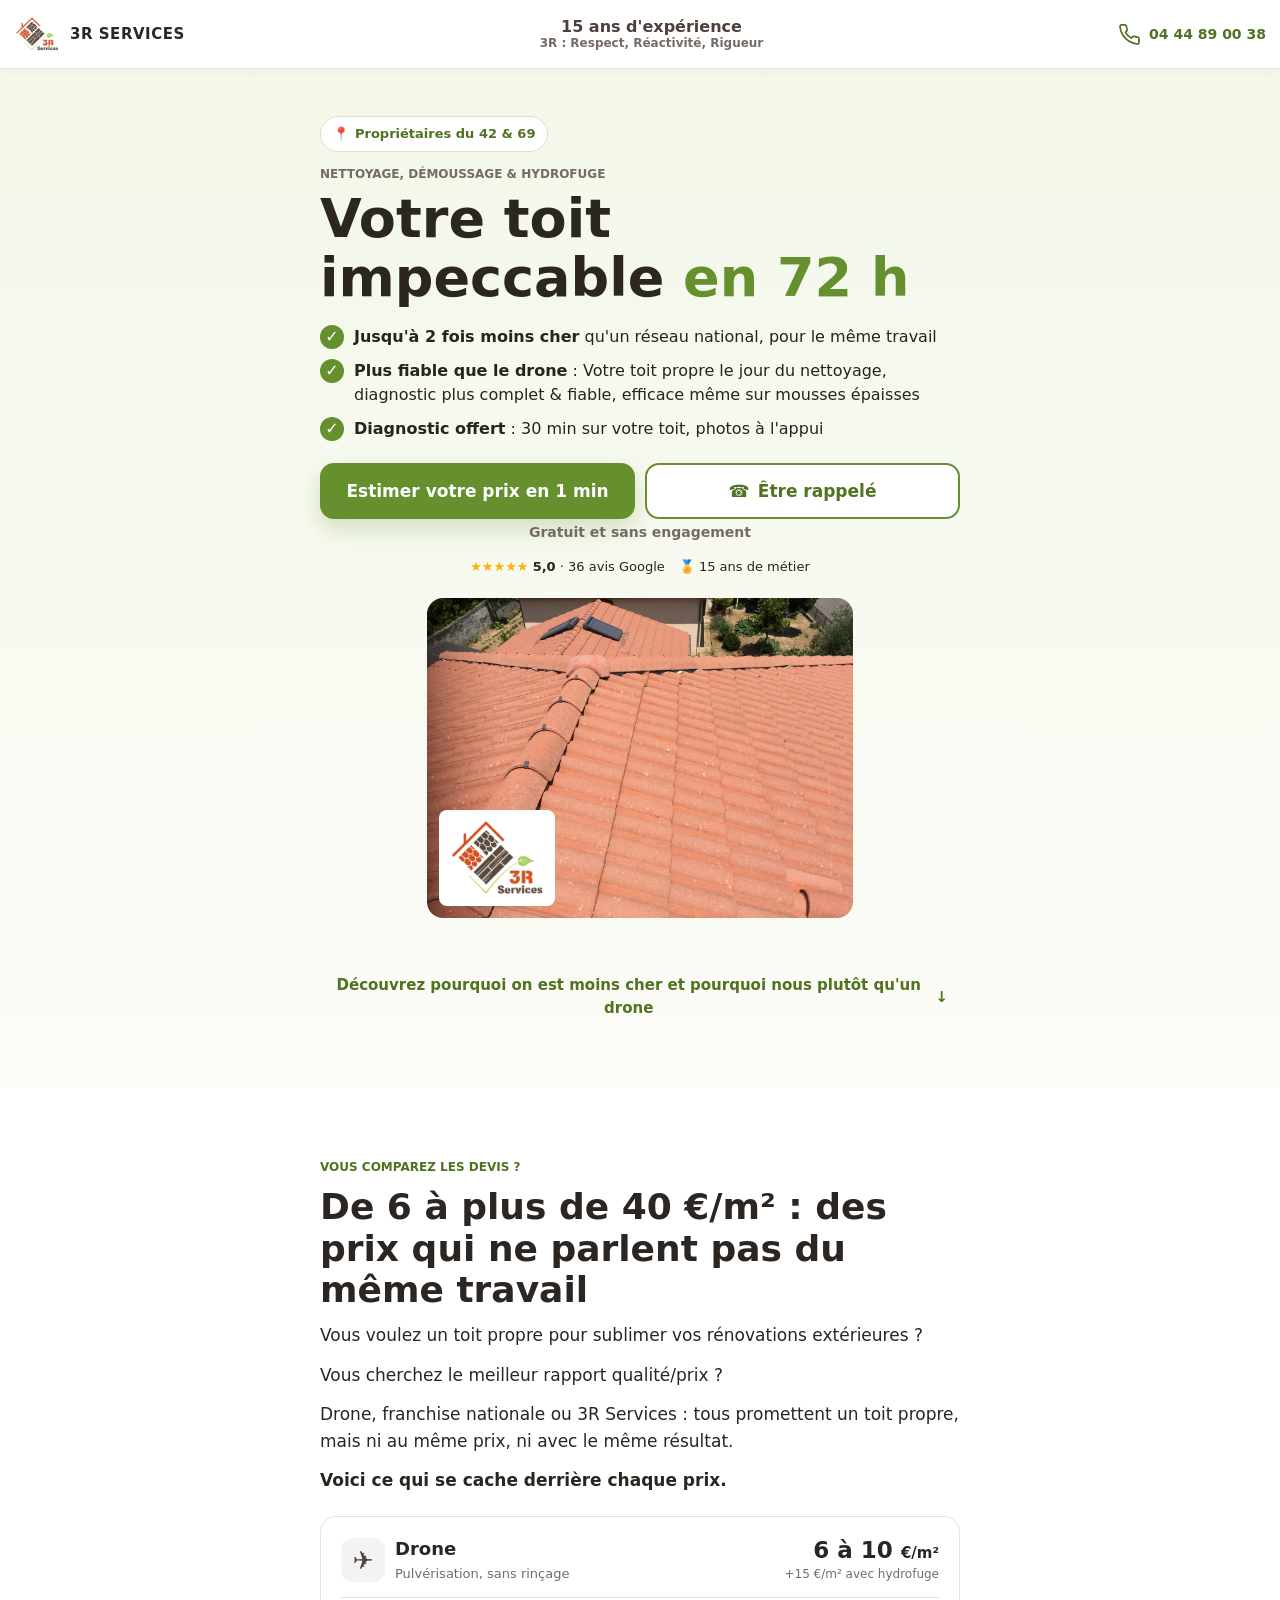
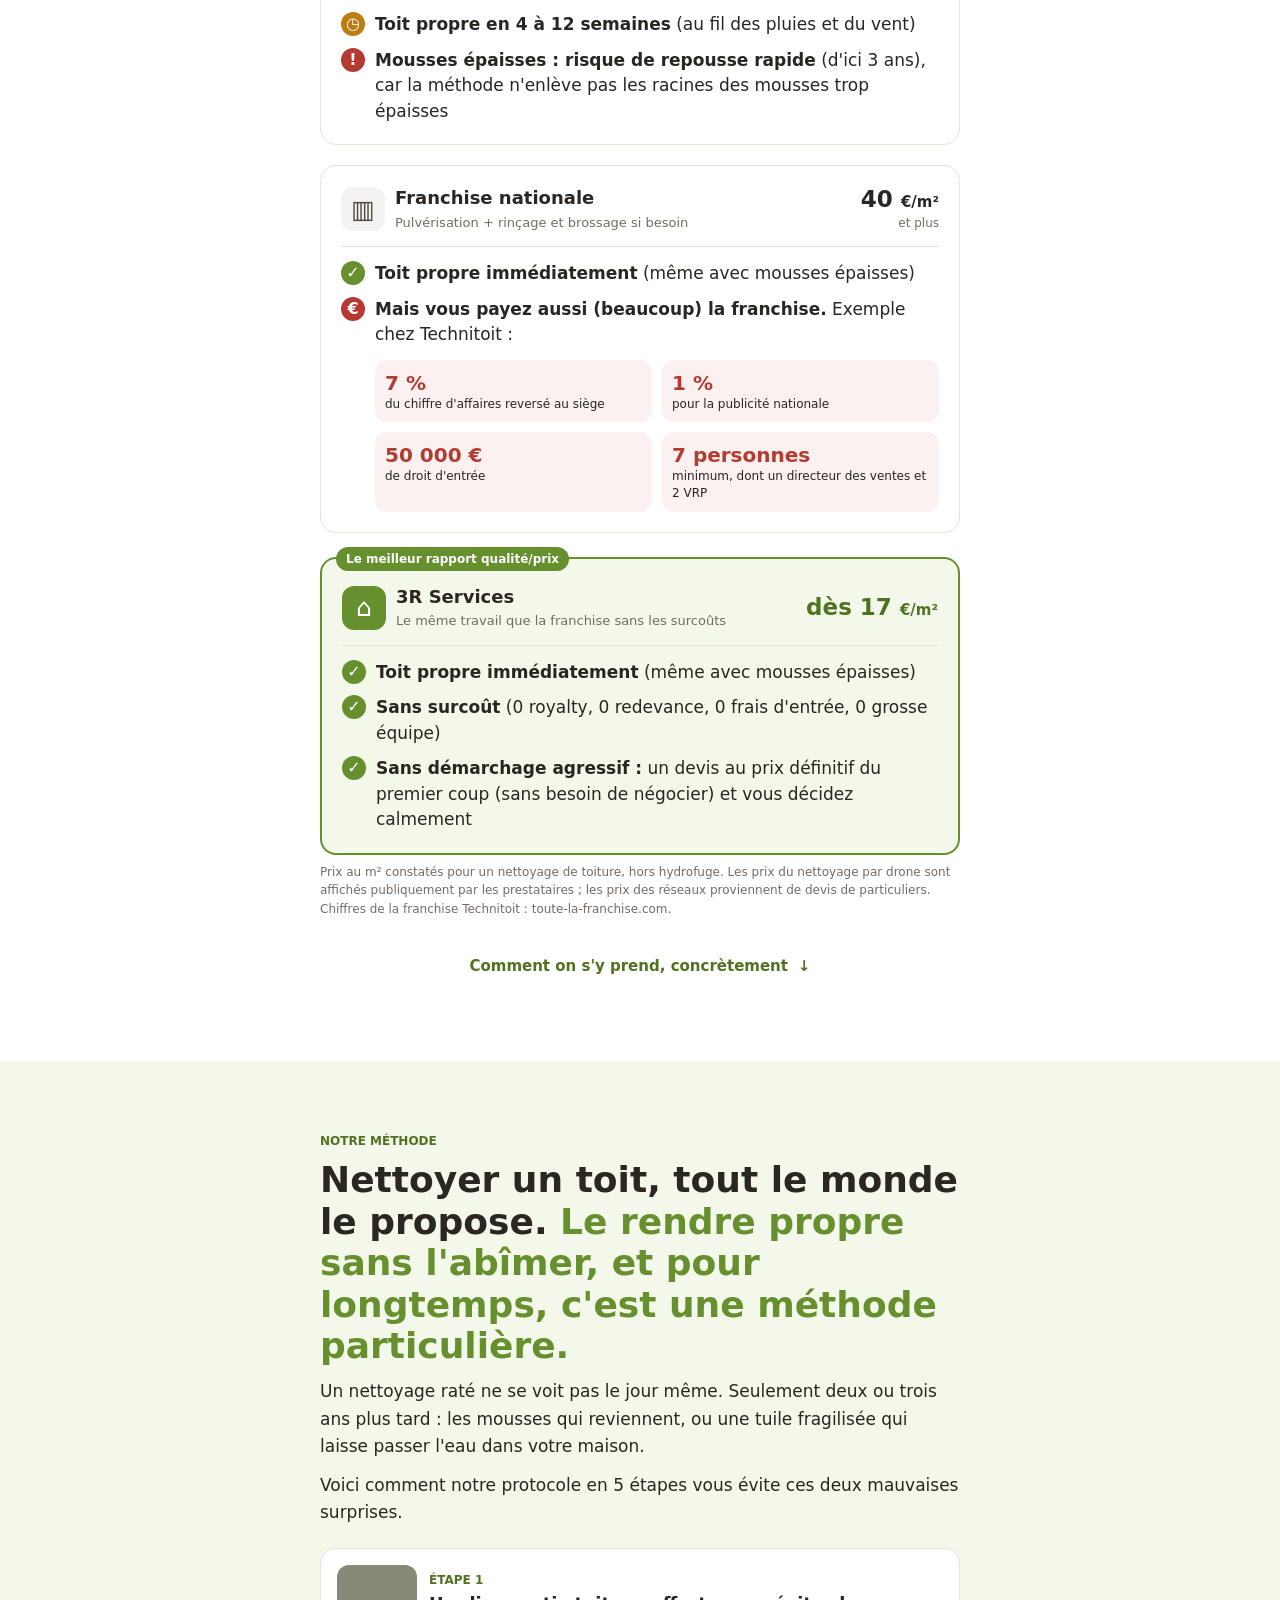
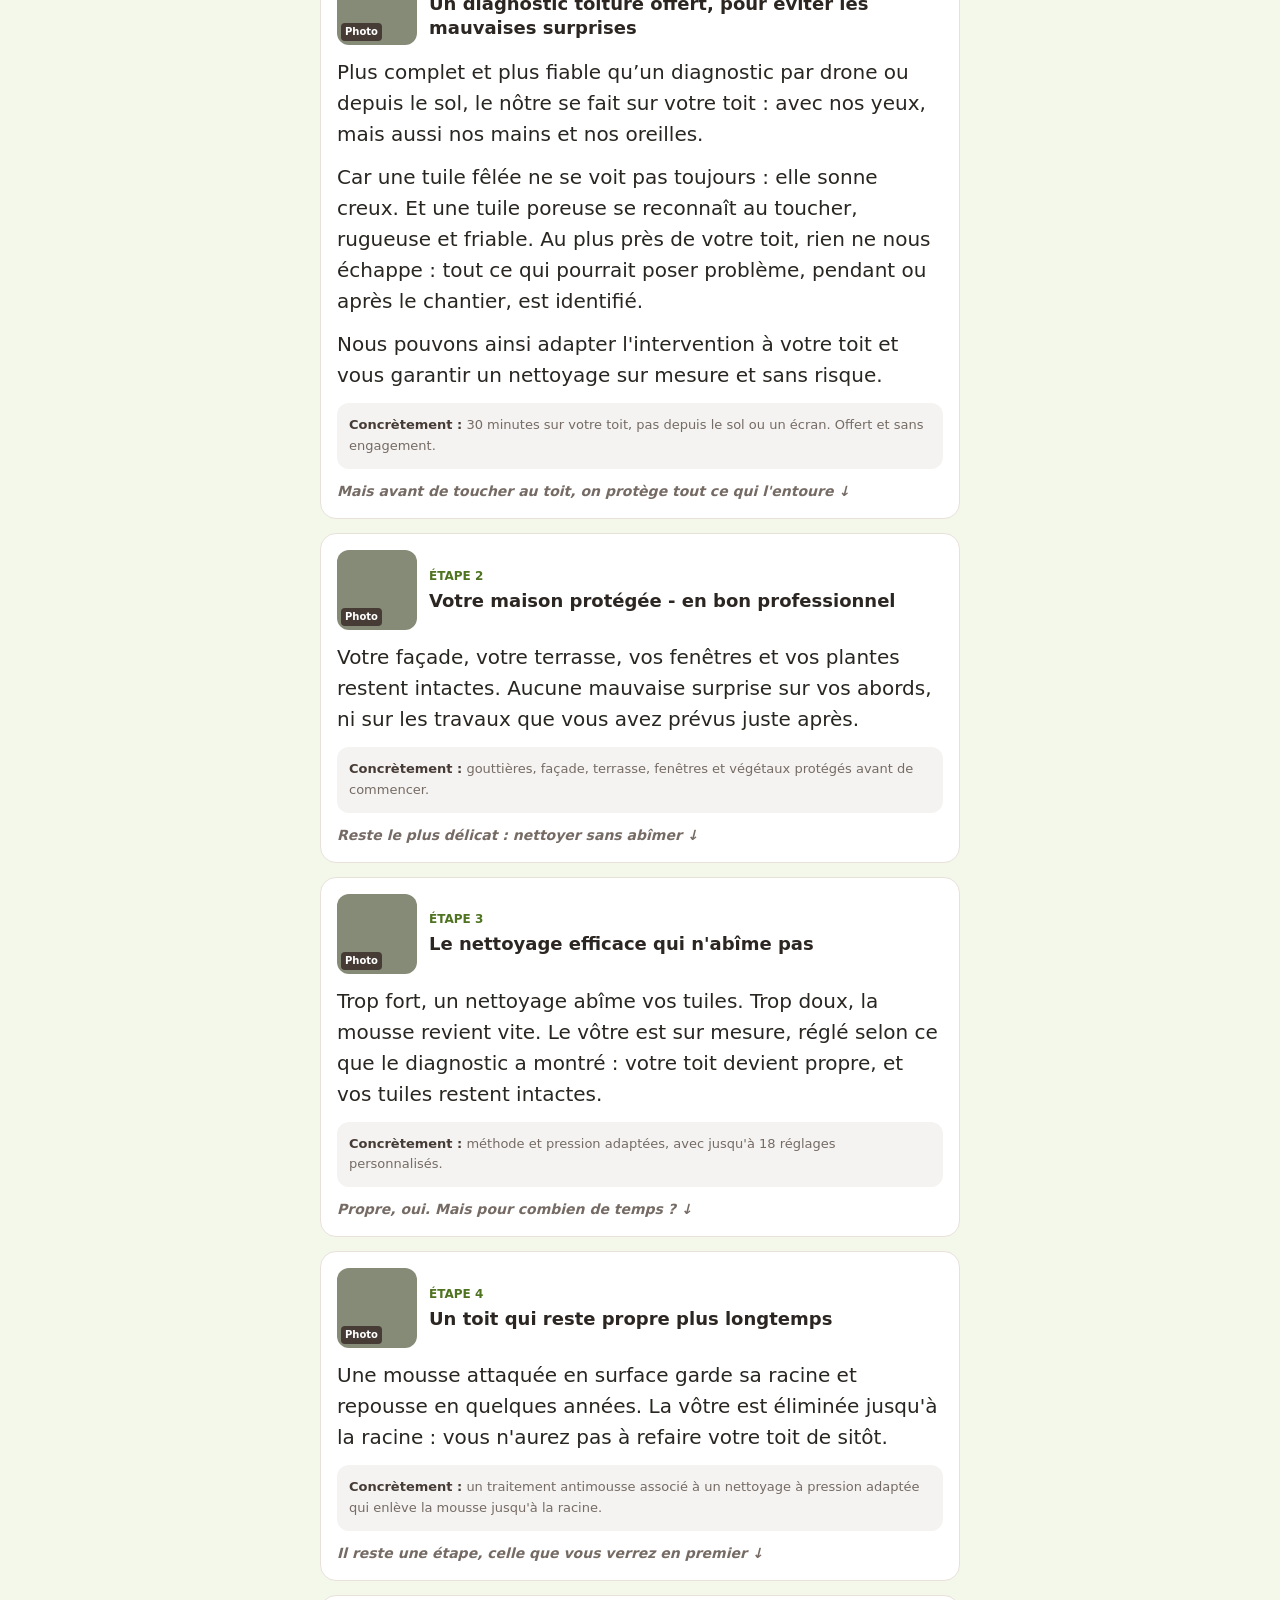
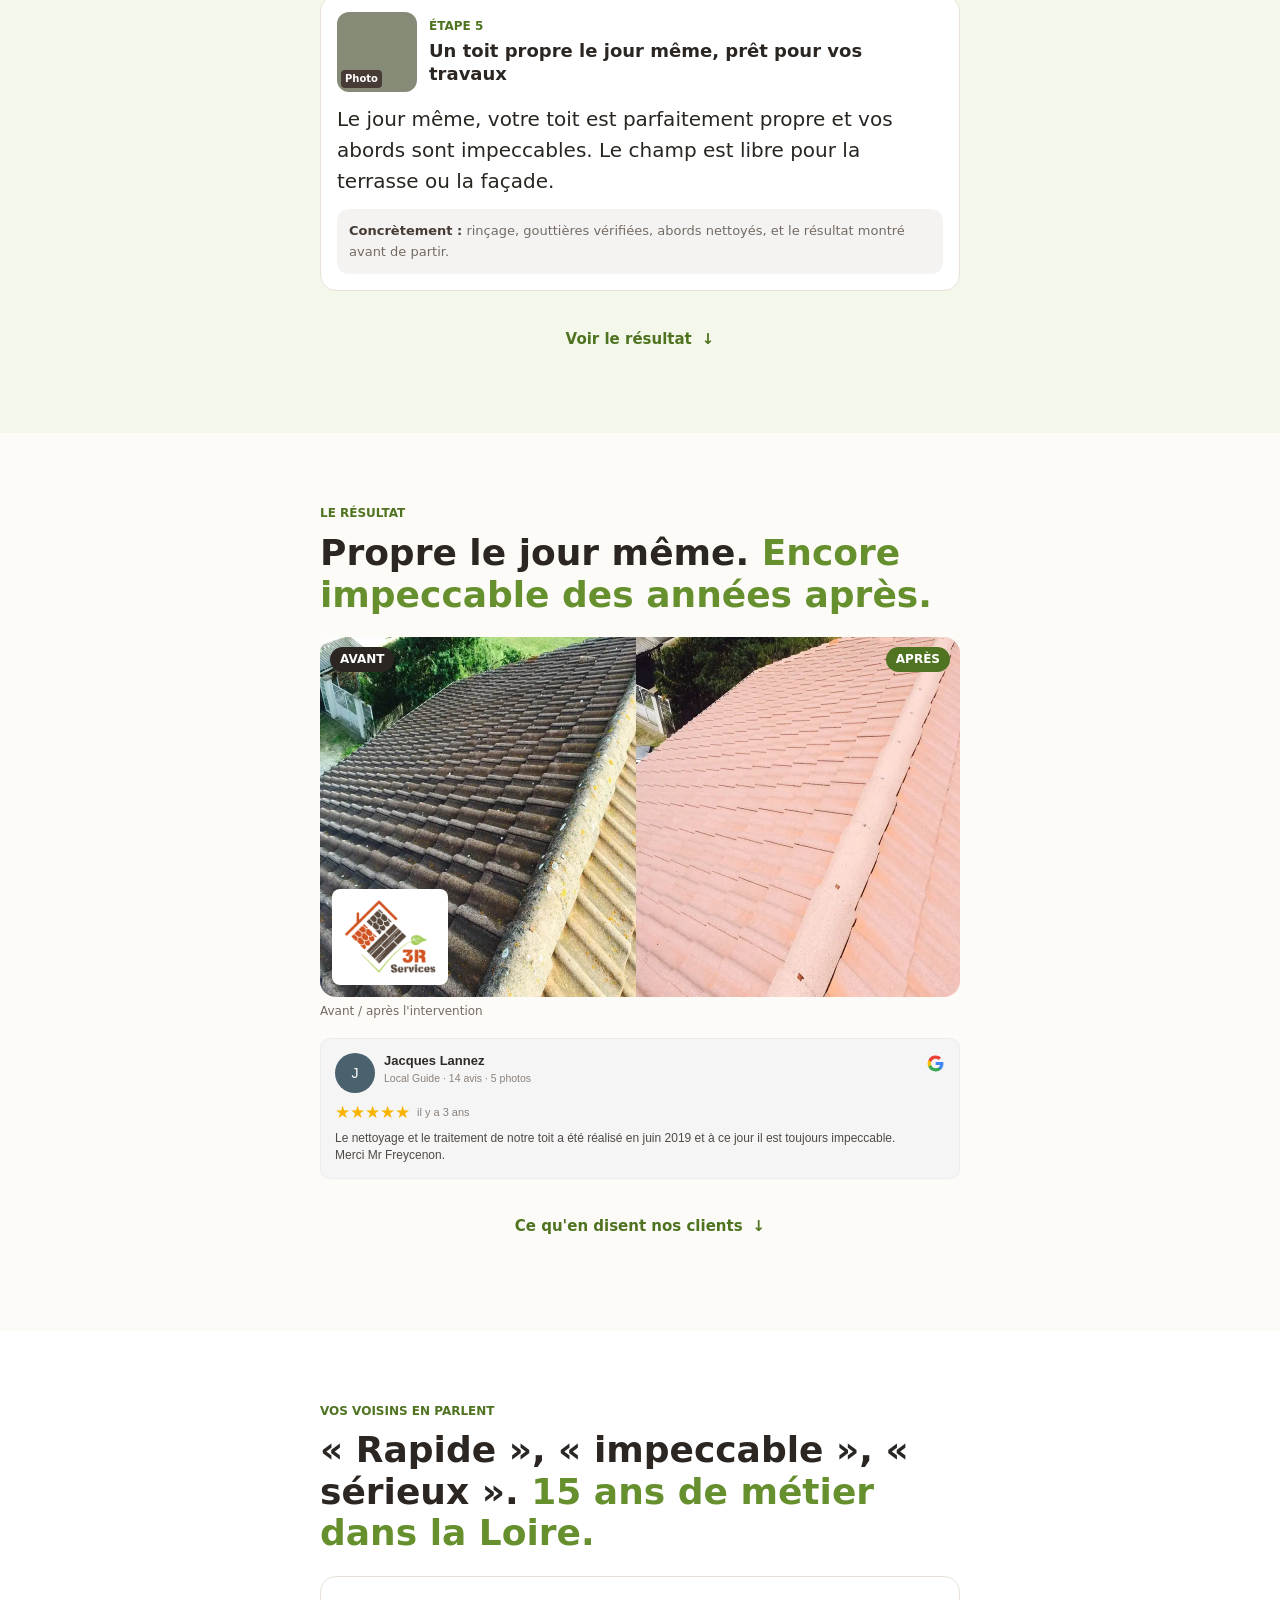
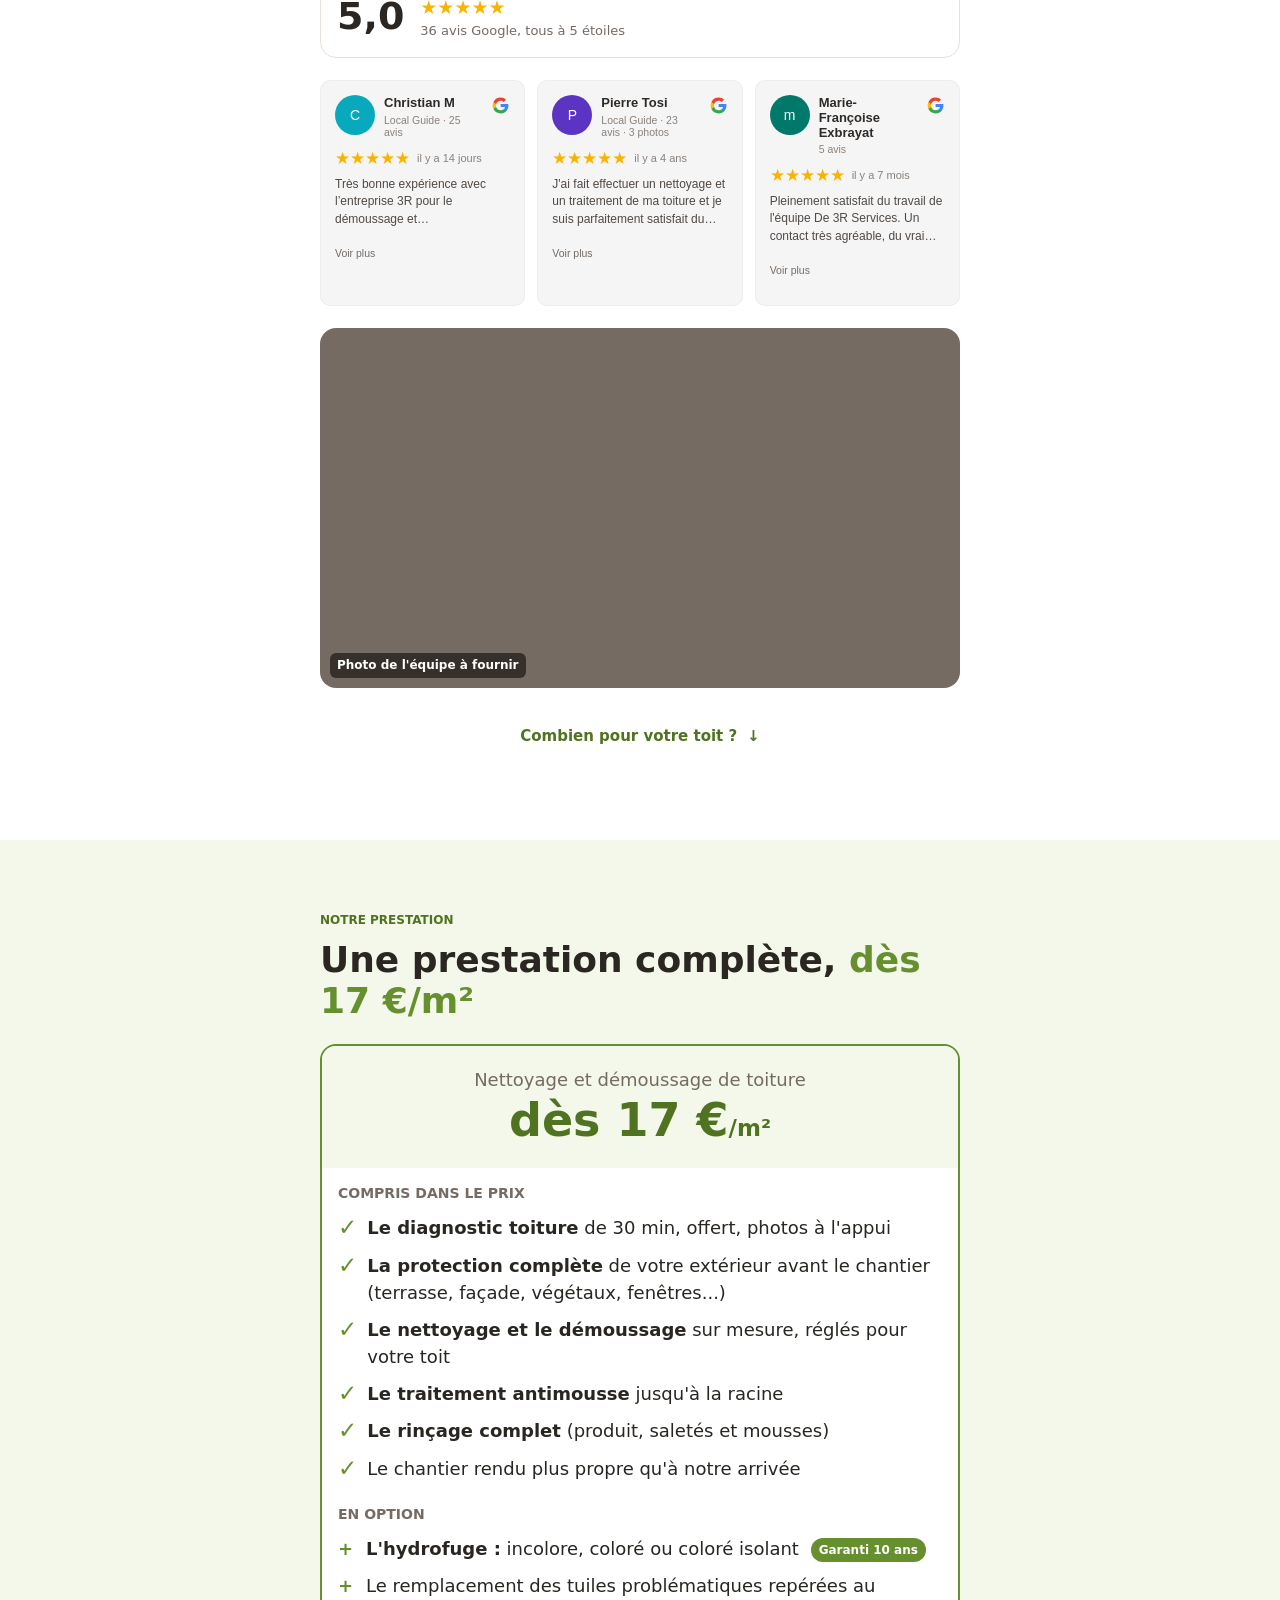
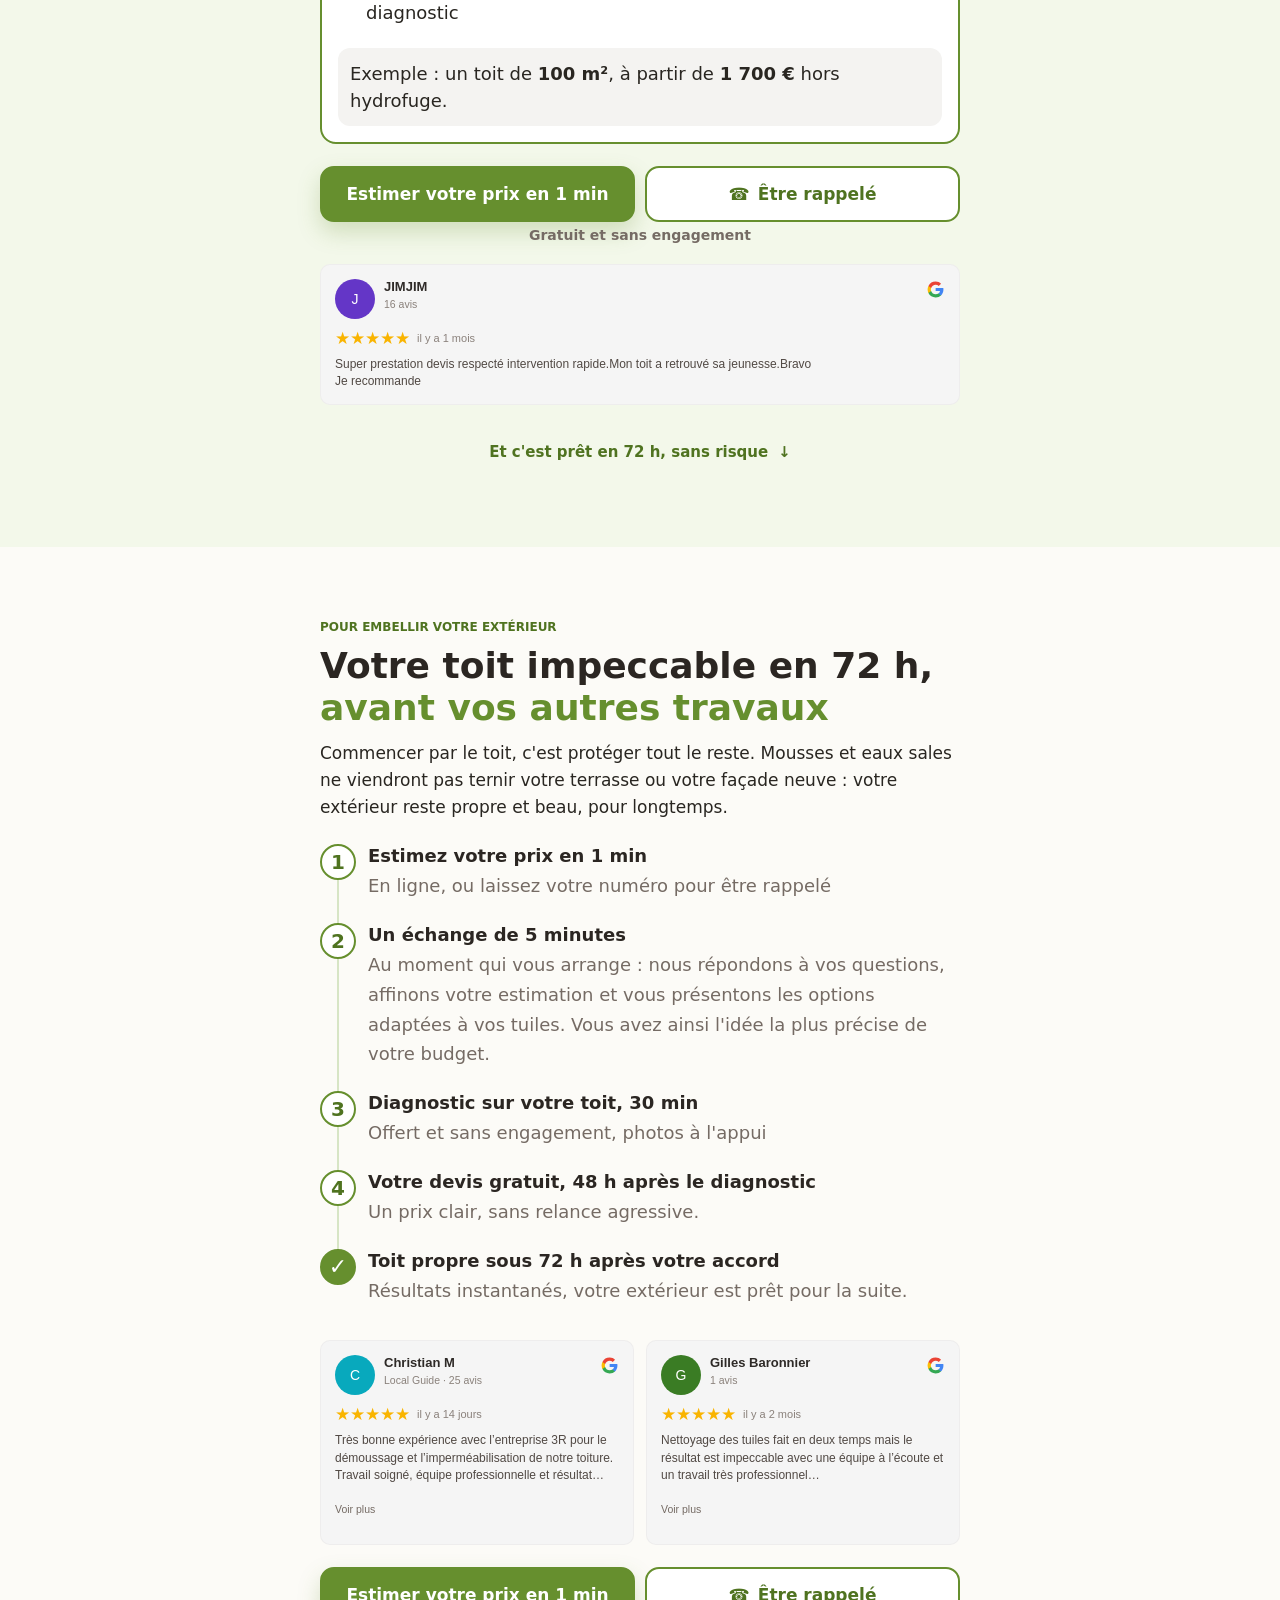
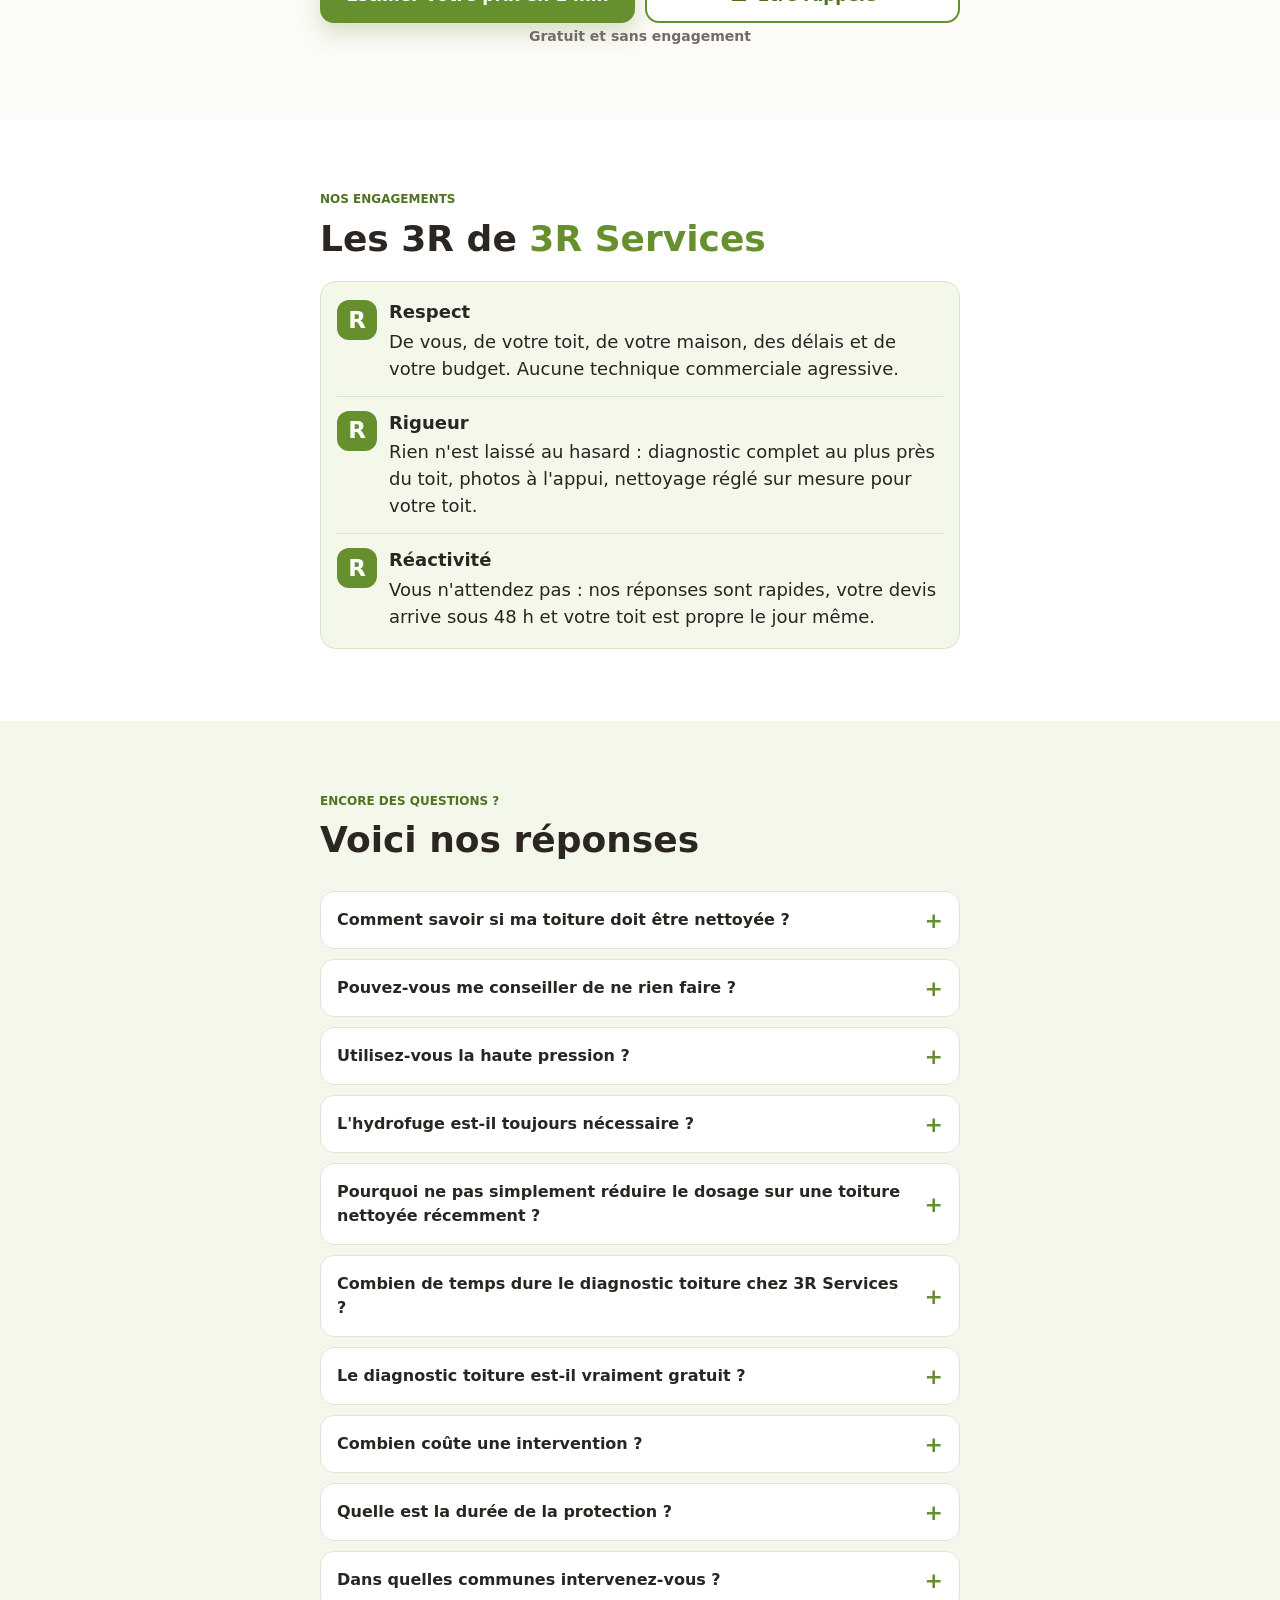
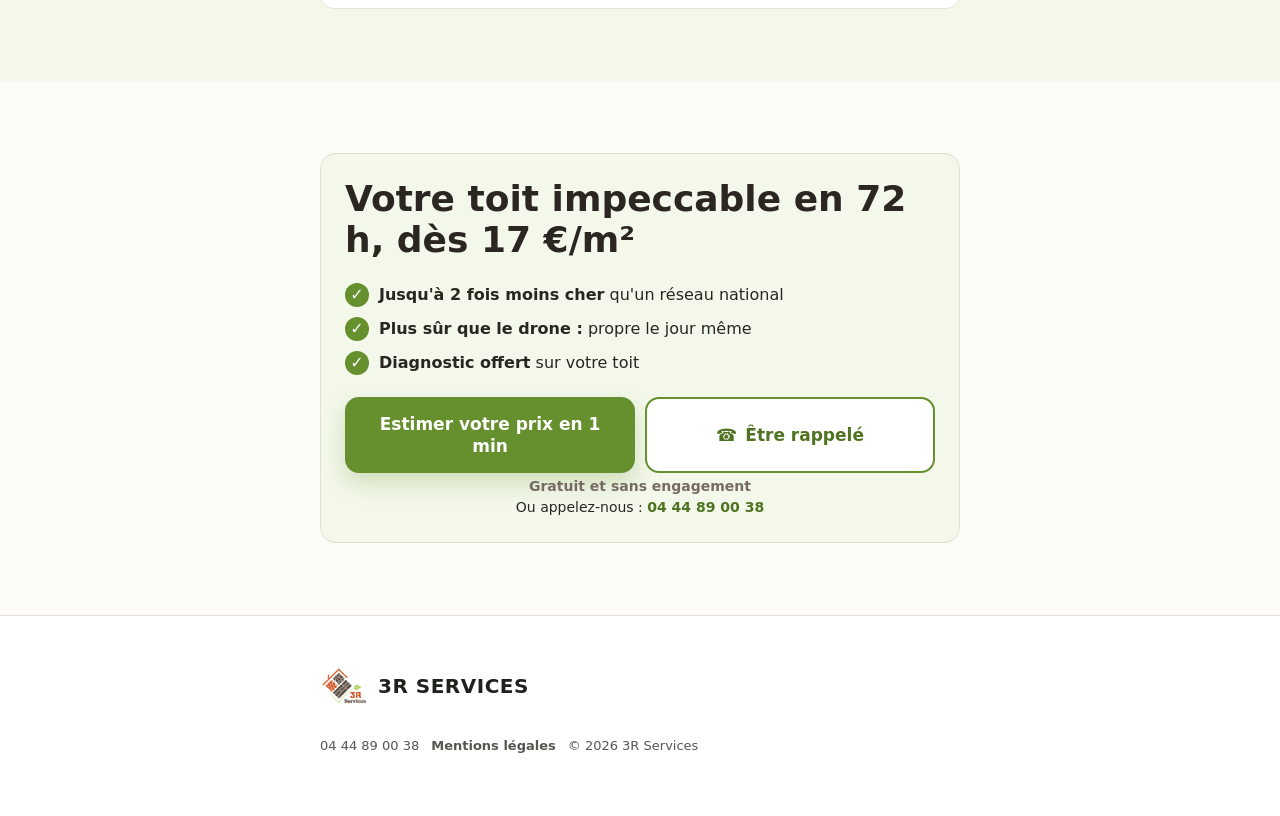
<file: toit-impeccable.html>
<!doctype html>
<html lang="fr">
<head>
<!-- Google Tag Manager -->
<script>(function(w,d,s,l,i){w[l]=w[l]||[];w[l].push({'gtm.start':
new Date().getTime(),event:'gtm.js'});var f=d.getElementsByTagName(s)[0],
j=d.createElement(s),dl=l!='dataLayer'?'&l='+l:'';j.async=true;j.src=
'https://www.googletagmanager.com/gtm.js?id='+i+dl;f.parentNode.insertBefore(j,f);
})(window,document,'script','dataLayer','GTM-PMPVH6W9');</script>
<!-- End Google Tag Manager -->




  <meta charset="utf-8">
  <meta name="viewport" content="width=device-width,initial-scale=1">
  <title>Votre toit impeccable en 72 h | 3R Services</title>
  <style>
    html, body {
      margin: 0;
      padding: 0;
      background: #FCFBF7;
    }
    body {
      color: #463B35;
      font-family: Inter, ui-sans-serif, system-ui, -apple-system, BlinkMacSystemFont, "Segoe UI", sans-serif;
      -webkit-font-smoothing: antialiased;
    }
  </style>

  <style id="navbar-3r-styles">
    html {
      scroll-padding-top: 78px;
    }

    body.has-fixed-navbar-3r {
      padding-top: 68px;
    }

    .site-header-3r {
      position: fixed;
      top: 0;
      left: 0;
      right: 0;
      z-index: 900;
      width: 100%;
      background: rgba(255,255,255,.98);
      border-bottom: 1px solid #e9e5e1;
      box-shadow: 0 2px 10px rgba(0,0,0,.04);
    }

    .navbar-3r {
      width: min(calc(100% - 28px), 1380px);
      min-height: 68px;
      margin: 0 auto;
      display: flex;
      align-items: center;
      justify-content: space-between;
      gap: 18px;
    }

    .brand-3r {
      display: inline-flex;
      align-items: center;
      gap: 10px;
      min-width: 0;
      color: inherit;
      text-decoration: none;
    }

    .brand-logo-3r {
      width: 54px;
      height: 46px;
      display: block;
      object-fit: contain;
      flex: 0 0 auto;
    }

    .brand-name-3r {
      color: #2b2725;
      font-size: 16px;
      font-weight: 800;
      line-height: 1;
      letter-spacing: .035em;
      white-space: nowrap;
    }

    .desktop-center-3r,
    .desktop-phone-number-3r,
    .desktop-cta-label-3r {
      display: none;
    }

    .phone-link-3r {
      width: 44px;
      height: 44px;
      display: inline-flex;
      align-items: center;
      justify-content: center;
      flex: 0 0 auto;
      color: #ef5a1a;
      text-decoration: none;
      border-radius: 999px;
      transition: background .18s ease, transform .18s ease;
    }

    .phone-link-3r:hover {
      background: rgba(239,90,26,.08);
      transform: translateY(-1px);
    }

    .phone-link-3r:focus-visible {
      outline: 3px solid rgba(239,90,26,.25);
      outline-offset: 3px;
    }

    .phone-link-3r svg {
      width: 27px;
      height: 27px;
      stroke: currentColor;
      fill: none;
      stroke-width: 1.8;
      stroke-linecap: round;
      stroke-linejoin: round;
    }

    @media (min-width: 64rem) {
      html {
        scroll-padding-top: 92px;
      }

      body.has-fixed-navbar-3r {
        padding-top: 82px;
      }

      .navbar-3r {
        min-height: 82px;
        display: grid;
        grid-template-columns: minmax(275px, 1fr) minmax(360px, 1.25fr) minmax(360px, 1fr);
        gap: 34px;
      }

      .brand-3r {
        justify-self: start;
      }

      .brand-logo-3r {
        width: 66px;
        height: 58px;
      }

      .brand-name-3r {
        font-size: 20px;
      }

      .desktop-center-3r {
        display: flex;
        flex-direction: column;
        justify-content: center;
        min-height: 52px;
        padding-left: 34px;
        border-left: 1px solid #ddd7d2;
      }

      .center-title-3r {
        margin: 0;
        color: #4b403b;
        font-size: 16px;
        line-height: 1.2;
        font-weight: 800;
      }

      .center-subtitle-3r {
        margin: 6px 0 0;
        color: #77706c;
        font-size: 13px;
        line-height: 1.3;
      }

      .desktop-contact-3r {
        display: flex;
        align-items: center;
        justify-content: flex-end;
        gap: 18px;
      }

      .desktop-phone-number-3r {
        display: none;
        color: #2b2725;
        font-size: 16px;
        font-weight: 800;
        white-space: nowrap;
      }

      .phone-link-3r {
        width: auto;
        height: 48px;
        padding: 0 22px;
        gap: 10px;
        border: 1.5px solid #ef5a1a;
        background: #fff;
      }

      .phone-link-3r:hover {
        background: rgba(239,90,26,.055);
      }

      .phone-link-3r svg {
        width: 23px;
        height: 23px;
      }

      .desktop-cta-label-3r {
        display: inline;
        color: #ef5a1a;
        font-size: 15px;
        font-weight: 800;
        white-space: nowrap;
      }
    }

    @media (min-width: 64rem) and (max-width: 1180px) {
      .navbar-3r {
        grid-template-columns: minmax(250px, .9fr) minmax(300px, 1fr) auto;
        gap: 24px;
      }

      .desktop-center-3r {
        padding-left: 24px;
      }

      .desktop-phone-number-3r {
        display: none;
      }
    }
  </style>

  <style id="footer-3r-styles">
    .footer-3r {
      background: #fff;
      border-top: 1px solid #ece9e3;
    }

    .footer-3r__inner {
      width: min(1180px, calc(100% - 40px));
      min-height: 104px;
      margin: 0 auto;
      padding: 20px 0;
      display: flex;
      align-items: center;
      justify-content: space-between;
      gap: 36px;
    }

    .footer-3r__brand {
      display: flex;
      align-items: center;
      gap: 14px;
      min-width: 0;
      color: inherit;
      text-decoration: none;
    }

    .footer-3r__logo {
      width: 68px;
      height: auto;
      display: block;
      flex: 0 0 auto;
    }

    .footer-3r__name {
      color: #1f211d;
      font-size: 20px;
      line-height: 1;
      font-weight: 800;
      letter-spacing: .025em;
      white-space: nowrap;
    }

    .footer-3r__links {
      display: flex;
      align-items: center;
      gap: 30px;
      color: #555851;
      font-size: 14px;
    }

    .footer-3r__legal {
      color: #33362f;
      font-weight: 600;
      text-decoration: none;
      transition: color .18s ease;
    }

    .footer-3r__legal:hover,
    .footer-3r__legal:focus-visible {
      color: #e85f18;
      text-decoration: underline;
      text-underline-offset: 4px;
    }

    .footer-3r__copyright {
      white-space: nowrap;
    }

    @media (max-width: 700px) {
      .footer-3r__inner {
        width: min(100% - 32px, 1180px);
        min-height: auto;
        padding: 24px 0;
        flex-direction: column;
        align-items: stretch;
        gap: 22px;
      }

      .footer-3r__brand {
        justify-content: flex-start;
      }

      .footer-3r__logo {
        width: 62px;
      }

      .footer-3r__name {
        font-size: 18px;
      }

      .footer-3r__links {
        padding-top: 18px;
        border-top: 1px solid #efede8;
        justify-content: space-between;
        gap: 20px;
      }
    }

    @media (max-width: 430px) {
      .footer-3r__links {
        flex-direction: column;
        align-items: flex-start;
        gap: 10px;
      }
    }
  </style>

  <style id="section-cta-styles">
    .section-cta-wrap {
      display: grid;
      margin: 28px 0 0;
      padding: 0;
    }

    .section-cta {
      width: 100%;
      min-height: 58px;
      padding: 15px 16px;
      border: 2px solid #668F2E;
      border-radius: 14px;
      background: #668F2E;
      color: #fff;
      display: flex;
      align-items: center;
      justify-content: center;
      text-align: center;
      text-decoration: none;
      font-size: 13px;
      line-height: 1.2;
      font-weight: 950;
    }

    .s4v2-b3-card .section-cta-wrap {
      margin-top: 48px;
    }

    .section-cta:focus-visible {
      outline: 3px solid rgba(102,143,46,.34);
      outline-offset: 3px;
    }

    @media (min-width: 760px) {
      .section-cta-wrap {
        margin-top: 34px;
      }

      .s4v2-b3-card .section-cta-wrap {
        margin-top: 62px;
      }

      .section-cta {
        font-size: 14px;
      }
    }
  </style>

  <style>
/* SECTION 1 V2 — DUPLICATA INDÉPENDANT DE LA V1 */
.hero-v13{
  --ink:#463B35;
  --muted:#756B64;
  --green:#668F2E;
  --green-soft:#F3F8EA;
  --red:#B53B32;
  --bg:#FCFBF7;
  --line:#E8E1DA;
  --star:#F9AB00;
}
.hero-v13{
  width:min(100% - 30px,720px);
  margin:0 auto;
  padding:28px 0 54px;
}
.hero-v13 .owners{
  margin:0;
  padding:12px 14px;
  background:#F1EEE8;
  border-radius:12px;
  font-size:1rem;
  line-height:1.42;
  font-weight:850;
}
.hero-v13 .spacer{
  height:4vh;
  min-height:4vh;
  background:var(--bg);
}
.hero-v13 .value-chunk h1{
  margin:0;
  font-size:38px;
  line-height:1;
  letter-spacing:-.05em;
  font-weight:950;
}
.hero-v13 .google-proof{
  display:inline-flex;
  align-items:center;
  gap:7px;
  margin:0 0 14px;
  white-space:nowrap;
}
.hero-v13 .google-logo{
  width:21px;
  height:21px;
  flex:0 0 21px;
}
.hero-v13 .google-proof-inner{
  display:flex;
  align-items:center;
  gap:6px;
}
.hero-v13 .google-stars{
  display:flex;
  align-items:center;
  gap:0;
}
.hero-v13 .google-star{
  width:14px;
  height:14px;
  display:block;
}
.hero-v13 .google-copy{
  color:#5F6368;
  font-family:Arial,Helvetica,sans-serif;
  font-size:11.5px;
  line-height:1;
  white-space:nowrap;
}
.hero-v13 .google-copy strong{
  color:#3C4043;
  font-weight:700;
}
.hero-v13 .promises{
  display:grid;
  gap:9px;
  padding:14px 15px;
  background:var(--green-soft);
  border-left:4px solid var(--green);
  border-radius:0 14px 14px 0;
}
.hero-v13 .promise{
  display:flex;
  align-items:flex-start;
  gap:7px;
  font-size:18px;
  line-height:1.28;
  font-weight:950;
}
.hero-v13 .arrow{
  color:var(--green);
  font-weight:950;
}
.hero-v13 .problem{
  margin:0;
  color:var(--red);
  font-size:17px;
  line-height:1.38;
  font-weight:850;
}
.hero-v13 .ctas{
  display:grid;
  gap:9px;
}
.hero-v13 .cta{
  min-height:58px;
  padding:15px 16px;
  border-radius:14px;
  display:flex;
  align-items:center;
  justify-content:center;
  text-align:center;
  text-decoration:none;
  font-size:13px;
  line-height:1.2;
  font-weight:950;
}
.hero-v13 .cta-primary{
  background:var(--green);
  border:2px solid var(--green);
  color:#fff;
}
.hero-v13 .cta-secondary{
  background:#fff;
  border:2px solid var(--green);
  color:var(--green);
}
@media (min-width:760px){.hero-v13{
    padding:48px 0 72px;
  }
.hero-v13 .value-chunk h1{
    font-size:50px;
  }
.hero-v13 .owners{
    font-size:1.1rem;
  }
.hero-v13 .promise{
    font-size:20px;
  }
.hero-v13 .problem{
    font-size:18px;
  }
.hero-v13 .ctas{
    grid-template-columns:1fr 1fr;
  }
.hero-v13 .cta{
    font-size:14px;
  }
}
.hero-v13 .google-proof{
  margin-top:0 !important;
}
.hero-v13 .value-chunk h1{
  margin-bottom:0 !important;
}
.hero-v13 .value-chunk h1{
  margin-bottom:21px !important;
}
.hero-v13 .google-proof{
  margin-top:0 !important;
}
.hero-v13{
  width:min(100% - 30px,720px);
  margin:0 auto;
  color:var(--ink,#463B35);
  font-family:Inter,system-ui,-apple-system,BlinkMacSystemFont,"Segoe UI",sans-serif;
  -webkit-font-smoothing:antialiased;
}
.hero-v13 *{box-sizing:border-box}


  </style>

  <style id="section1-v2-google-exact">

/* Reproduction EXACTE du bloc Google horizontal de la Section 1 V13 validée */
.hero-v13 .google-proof{display:inline-flex;
  align-items:center;
  gap:7px;
  margin:0 0 14px;
  white-space:nowrap;}
.hero-v13 .google-logo{width:21px;
  height:21px;
  flex:0 0 21px;}
.hero-v13 .google-proof-inner{display:flex;
  align-items:center;
  gap:6px;}
.hero-v13 .google-stars{display:flex;
  align-items:center;
  gap:0;}
.hero-v13 .google-star{width:14px;
  height:14px;
  display:block;}
.hero-v13 .google-copy{color:#5F6368;
  font-family:Arial,Helvetica,sans-serif;
  font-size:11.5px;
  line-height:1;
  white-space:nowrap;}
.hero-v13 .google-copy strong{color:#3C4043;
  font-weight:700;}

  </style>

  <style id="section1-v2-google-fix">

/* Neutralise les anciens styles Google globaux du fichier combiné. */
.hero-v13 .google-stars{
  display:flex !important;
  align-items:center !important;
  gap:0 !important;
  width:auto !important;
  height:auto !important;
  line-height:normal !important;
  flex:0 0 auto !important;
}

.hero-v13 .google-star{
  display:block !important;
  width:14px !important;
  height:14px !important;
  flex:0 0 14px !important;
}

.hero-v13 .google-proof{
  display:inline-flex !important;
  align-items:center !important;
  gap:7px !important;
  margin:0 0 14px !important;
  width:auto !important;
  max-width:100% !important;
}

.hero-v13 .google-proof-inner{
  display:flex !important;
  flex-direction:row !important;
  align-items:center !important;
  gap:6px !important;
  width:auto !important;
}

.hero-v13 .google-logo{
  width:21px !important;
  height:21px !important;
  flex:0 0 21px !important;
}

.hero-v13 .google-copy{
  width:auto !important;
  flex:0 0 auto !important;
  white-space:nowrap !important;
}

  </style>

<style id="section1-v2-base-overrides">
/* V2 : conservation du DOM original de la V1 */
.hero-v13 .problem{
  color:var(--ink) !important;
  font-size:16px !important;
  line-height:1.4 !important;
  font-weight:850 !important;
}
/* Garantit la structure verticale originale :
   H1 → Google horizontal → bénéfices */
.hero-v13 .value-chunk{
  display:block !important;
}
.hero-v13 .google-proof{
  display:inline-flex !important;
  width:auto !important;
  max-width:100% !important;
  float:none !important;
}
.hero-v13 .promises{
  display:grid !important;
  width:100% !important;
  float:none !important;
}
</style>


<style id="section1-v2-design-b">
/* B — Liste compacte avec simple filet vertical */
.hero-v13 .owners{
  background:#F1EEE8 !important;
}
.hero-v13 .value-chunk h1{
  margin-bottom:12px !important;
}
.hero-v13 .google-proof{
  margin:0 0 14px !important;
}
.hero-v13 .promises{
  display:grid !important;
  gap:4px !important;
  padding:2px 0 2px 14px !important;
  background:transparent !important;
  border:0 !important;
  border-left:3px solid var(--green) !important;
  border-radius:0 !important;
}
.hero-v13 .promise{
  padding:3px 0 !important;
  font-size:16px !important;
  line-height:1.28 !important;
}
.hero-v13 .arrow{
  color:var(--green) !important;
}
.hero-v13 .problem{
  margin-top:18px !important;
}
.hero-v13 .spacer{
  height:28px !important;
  min-height:28px !important;
}
@media(min-width:760px){
  .hero-v13 .promise{font-size:18px !important}
}
</style>


<style id="section1-v2-hero-common">
/* HERO V2 — renforcement de la hiérarchie sans toucher à la copy */
html,body{margin:0;padding:0}
body{background:#FCFBF7}

.hero-v13{
  width:min(100% - 28px,760px) !important;
  margin:0 auto !important;
  padding:18px 0 68px !important;

  display:flex;
  flex-direction:column;
  justify-content:flex-start;
}

.hero-v13 .owners{
  margin:0 !important;
  padding:11px 13px !important;
  background:#F1EEE8 !important;
  border-radius:12px !important;
  font-size:14px !important;
  line-height:1.35 !important;
  font-weight:850 !important;
}

.hero-v13 .spacer{
  height:24px !important;
  min-height:24px !important;
}

.hero-v13 .value-chunk h1{
  margin:0 0 10px !important;
  max-width:680px;
  font-size:clamp(39px,10.4vw,58px) !important;
  line-height:.98 !important;
  letter-spacing:-.052em !important;
  font-weight:950 !important;
}

.hero-v13 .google-proof{
  margin:0 0 15px !important;
  transform:none !important;
}

.hero-v13 .google-copy{
  font-size:11.5px !important;
}

.hero-v13 .promises{
  margin-top:0 !important;
}

.hero-v13 .promise{
  font-weight:900 !important;
}

.hero-v13 .problem{
  margin:16px 0 0 !important;
  padding:0 !important;
  background:transparent !important;
  color:#5F554F !important;
  font-size:14.5px !important;
  line-height:1.35 !important;
  font-weight:800 !important;
  text-align:left !important;
}

.hero-v13 .ctas{
  display:grid !important;
  gap:9px !important;
}

.hero-v13 .cta{
  min-height:58px !important;
  padding:14px 15px !important;
  border-radius:14px !important;
  font-size:13px !important;
  line-height:1.15 !important;
  font-weight:950 !important;
  letter-spacing:.01em;
}

.hero-v13 .cta-primary{
  box-shadow:0 9px 22px rgba(102,143,46,.20);
}

.hero-v13 .cta-secondary{
  background:#fff !important;
}

@media(min-width:760px){
  .hero-v13{
    min-height:auto;
    padding:34px 0 88px !important;
  }
  .hero-v13 .owners{
    font-size:15px !important;
    padding:12px 15px !important;
  }
  .hero-v13 .spacer{
    height:30px !important;
    min-height:30px !important;
  }
  .hero-v13 .value-chunk h1{
    font-size:56px !important;
  }
  .hero-v13 .ctas{
    grid-template-columns:1.25fr .9fr !important;
  }
  .hero-v13 .cta{
    min-height:60px !important;
    font-size:13.5px !important;
  }
}
</style>

<style id="hero-b">
/* HERO B — filet vertical / structure légère */
.hero-v13 .promises{
  gap:2px !important;
  padding:2px 0 2px 13px !important;
  background:transparent !important;
  border:0 !important;
  border-left:3px solid #668F2E !important;
  border-radius:0 !important;
}
.hero-v13 .promise{
  padding:4px 0 !important;
  font-size:17px !important;
  line-height:1.26 !important;
}
.hero-v13 .arrow{color:#668F2E !important}
</style>


<style id="section1-v2-top-text-centered">
/* Seul changement demandé : centrage du texte du bandeau supérieur */
.hero-v13 .owners{
  text-align:center !important;
}
</style>


<style id="section1-v2-copy-layout">
.hero-v13 .v2-hero-subtitle{
  margin:0 0 12px;
  color:var(--ink);
  font-size:18px;
  line-height:1.3;
  font-weight:900;
}
.hero-v13 .problem{
  margin-top:18px !important;
}
@media(min-width:760px){
  .hero-v13 .v2-hero-subtitle{
    font-size:21px;
  }
}
</style>


<style id="section1-v2-variant-2">
/* Version 2 — sous-titre comme promesse centrale */
.hero-v13 .value-chunk h1{
  margin-bottom:10px !important;
}
.hero-v13 .v2-hero-subtitle{
  margin:0 0 14px !important;
  padding-left:11px;
  border-left:3px solid #668F2E;
  font-size:17.5px !important;
  line-height:1.28 !important;
  max-width:570px;
}
.hero-v13 .google-proof{
  margin-bottom:13px !important;
}
.hero-v13 .promises{
  gap:2px !important;
  padding:0 !important;
  background:transparent !important;
  border:0 !important;
  border-radius:0 !important;
}
.hero-v13 .promise{
  padding:4px 0 !important;
  font-size:16px !important;
  line-height:1.25 !important;
}
.hero-v13 .arrow{
  color:#668F2E !important;
}
</style>



<!-- STYLES SECTION 2 V2 -->

<style id="section-4-validated-version-b">
/* SECTION 4 VALIDÉE — Version B — styles totalement isolés */
.s4-new-shell{
  --s4-bg:#f4f3f1;
  --s4-surface:#ffffff;
  --s4-text:#171717;
  --s4-muted:#66615d;
  --s4-line:#ded9d3;
  --s4-accent:#b43735;
  --s4-soft:#faf7f5;
  --s4-dark:#252525;
  width:100%;
  background:var(--s4-bg);
  color:var(--s4-text);
  font-family:Inter,system-ui,-apple-system,"Segoe UI",sans-serif;
  line-height:1.52;
}
.s4-new-shell,
.s4-new-shell *{box-sizing:border-box}
.s4-new{
  max-width:780px;
  margin:auto;
  padding:54px 16px 76px;
}
.s4-new h1{
  margin:0;
  font-size:clamp(2rem,7.7vw,3.25rem);
  line-height:1.04;
  letter-spacing:-.045em;
  font-weight:950;
}
.s4-new .s4n-intro{
  margin:18px 0 6px;
  color:var(--s4-muted);
  font-size:1.05rem;
}
.s4-new .s4n-lead{
  margin:0 0 28px;
  font-weight:800;
}
.s4-new .s4n-cards{
  display:grid;
  gap:14px;
}
.s4-new .s4n-item{
  background:var(--s4-surface);
  border:1px solid var(--s4-line);
  border-radius:22px;
  padding:25px 24px 27px;
  box-shadow:0 8px 18px rgba(0,0,0,.035);
}
.s4-new .s4n-item-head{
  display:flex;
  gap:15px;
  align-items:center;
}
.s4-new .s4n-num{
  display:grid;
  place-items:center;
  width:37px;
  height:37px;
  border-radius:50%;
  background:var(--s4-dark);
  color:#fff;
  font-weight:900;
  font-size:.92rem;
  flex:0 0 auto;
}
.s4-new h2{
  margin:0;
  font-size:1.32rem;
  line-height:1.2;
  letter-spacing:-.02em;
  font-weight:950;
}
.s4-new .s4n-cause-line{
  display:flex;
  align-items:center;
  gap:14px;
  margin-top:26px;
  color:var(--s4-accent);
  font-size:.98rem;
  font-weight:900;
}
.s4-new .s4n-cause-flow{
  display:flex;
  align-items:center;
  flex:0 0 40px;
}
.s4-new .s4n-flow-line{
  width:25px;
  height:1px;
  background:#cfc6c1;
}
.s4-new .s4n-flow-arrow{
  margin-left:-1px;
  color:var(--s4-accent);
  font-size:1rem;
  font-weight:900;
}
.s4-new .s4n-preview{
  margin:24px 0 0;
  font-weight:800;
}
.s4-new .s4n-inline-more{
  display:inline-block;
  border:0;
  background:none;
  padding:0;
  margin:0;
  color:#5c5957;
  font:inherit;
  font-weight:850;
  text-decoration:underline;
  text-underline-offset:4px;
  cursor:pointer;
}
.s4-new .s4n-inline-more:hover{color:#2d2b29}
.s4-new .s4n-inline-more:focus-visible{
  outline:2px solid #777;
  outline-offset:5px;
  border-radius:2px;
}
.s4-new .s4n-details-inner{
  padding-top:18px;
  color:var(--s4-muted);
  font-size:.94rem;
}
.s4-new .s4n-details-inner p{margin:10px 0}
.s4-new .s4n-details-inner ul,
.s4-new .s4n-details-inner ol{
  padding-left:1.25rem;
  margin:10px 0;
}
.s4-new .s4n-details-inner li + li{margin-top:7px}
@media(min-width:760px){
  .s4-new{padding-top:72px;padding-bottom:86px}
}
</style>

<style id="section4-v2-reference-intro-style">
/* Intro Section 4 V2 — reprise des couleurs et de l'interlignage du screenshot */

.s4-new h1{
  color:#463B35 !important;
  font-size:clamp(2.65rem,10.8vw,4.45rem) !important;
  line-height:.98 !important;
  letter-spacing:-.052em !important;
  font-weight:950 !important;
  margin:0 0 24px !important;
}

.s4-new .s4-title-save{
  color:#668F2E !important;
}

.s4-new .s4-title-lose{
  color:#B53B32 !important;
}

.s4-new .s4-v2-alert-copy{
  margin:0 0 24px !important;
}

.s4-new .s4-alert-line{
  margin:0 !important;
  color:#463B35 !important;
  font-size:1.12rem !important;
  line-height:1.38 !important;
  font-weight:500 !important;
}

.s4-new .s4-alert-line + .s4-alert-line{
  margin-top:2px !important;
}

.s4-new .s4-alert-soft{
  color:#C9685D !important;
  font-weight:900 !important;
}

.s4-new .s4-alert-line strong{
  color:#463B35 !important;
  font-weight:950 !important;
}

.s4-new .s4n-lead{
  margin-top:0 !important;
}

@media(min-width:760px){
  .s4-new h1{
    font-size:4.45rem !important;
    line-height:.97 !important;
    margin-bottom:28px !important;
  }

  .s4-new .s4-alert-line{
    font-size:1.18rem !important;
  }
}
</style>


<style id="section4-v2-expensive-red-a-fix">
/* A — rouge fort */
.s4-new .s4-alert-line strong.s4-expensive{
  color:#B53B32 !important;
  font-weight:950 !important;
}
</style>



<!-- STYLES SECTION 3 V2 — VALIDÉE / FOND GRIS -->
<style>
html,body{margin:0;padding:0;background:#F1EEE8}
body{color:#463B35;font-family:Inter,ui-sans-serif,system-ui,-apple-system,BlinkMacSystemFont,"Segoe UI",sans-serif;-webkit-font-smoothing:antialiased}
</style>
<style id="section4-v2-validee-verrouillee">
.s4v2-b3-wrap{
  background:#F1EEE8;
  padding:48px 16px 52px;
}
.s4v2-b3-card{
  --ink:#463B35;
  --muted:#756B64;
  --green:#668F2E;
  --soft:#F6F3EF;
  --line:#E3DDD6;
  width:min(100%,720px);
  margin:auto;
  background:#fff;
  border:1px solid #DED7CF;
  border-radius:24px;
  padding:24px 20px 20px;
  box-shadow:0 8px 24px rgba(70,59,53,.05);
}
.s4v2-b3-card *{box-sizing:border-box}
.s4v2-b3-card h1{
  margin:0 0 20px;
  font-size:30px;
  line-height:1.06;
  letter-spacing:-.04em;
  font-weight:950;
}
.s4v2-b3-card h1 .accent{color:var(--green)}
.s4v2-b3-card .intro{
  margin:0 0 18px;
  padding-bottom:18px;

  font-size:17px;
  line-height:1.48;
  font-weight:800;
}
.s4v2-b3-card .stats{
  display:grid;
  grid-template-columns:1fr 1fr;
  gap:0;
  margin:0 0 16px;
  border:1px solid #DED7CF;
  border-radius:14px;
  overflow:hidden;
  background:#FAF8F5;
}
.s4v2-b3-card .stat{
  padding:16px 13px;
  background:transparent;
  font-size:14px;
  line-height:1.4;
  font-weight:900;
}
.s4v2-b3-card .stat + .stat{
  border-left:1px solid #DED7CF;
}
.s4v2-b3-card .results{
  padding:6px 0;
}
.s4v2-b3-card .results ul{
  margin:0;
  padding:0;
  list-style:none;
}
.s4v2-b3-card .results li{
  position:relative;
  margin:0;
  padding:13px 0 13px 26px;
  font-size:14px;
  line-height:1.48;
  border-bottom:1px solid rgba(70,59,53,.10);
}
.s4v2-b3-card .results li:last-child{border-bottom:0}
.s4v2-b3-card .results li::before{
  content:"✓";
  position:absolute;
  left:0;
  top:13px;
  color:#668F2E;
  font-weight:950;
}
.s4v2-b3-card .bridge{
  margin:16px -20px -20px;
  padding:18px 20px;
  background:#F3F8EA;
  border-radius:0 0 24px 24px;
  border-top:1px solid #DCE8CB;
  font-size:16px;
  line-height:1.5;
  font-weight:850;
}
.s4v2-b3-card .bridge strong{color:#557B25}

@media(min-width:760px){
  .s4v2-b3-wrap{padding:70px 24px}
  .s4v2-b3-card{padding:34px 34px 28px}
  .s4v2-b3-card h1{font-size:42px}
  .s4v2-b3-card .intro{font-size:19px}
  .s4v2-b3-card .stat,
  .s4v2-b3-card .results li{font-size:15px}
  .s4v2-b3-card .bridge{
    margin:20px -34px -28px;
    padding:22px 34px;
    font-size:18px;
  }
}
</style>
<style id="section4-v2-compare-badge-ref">
.s4v2-b3-card .stats-ref{
  margin:0 0 18px;
}

.s4v2-b3-card .stat-main{
  margin:0 0 12px;
  padding:0;
  color:#463B35;
  font-size:16px;
  line-height:1.35;
  font-weight:900;
}

.s4v2-b3-card .compare-badge{
  display:flex;
  align-items:flex-start;
  gap:12px;
  padding:15px 16px;
  border-radius:12px;
  background:#DCE5CB;
  color:#26331B;
}

.s4v2-b3-card .compare-icon{
  flex:0 0 24px;
  width:24px;
  height:24px;
  margin-top:1px;
  color:#4F7320;
}

.s4v2-b3-card .compare-badge span{
  display:block;
  font-size:16px;
  line-height:1.45;
  font-weight:650;
}

@media(min-width:760px){
  .s4v2-b3-card .stat-main{
    font-size:18px;
  }
  .s4v2-b3-card .compare-badge span{
    font-size:17px;
  }
}
</style>
<style id="section4-v2-horizontal-overflow-fix">
/* Correctif largeur mobile uniquement */
html, body{
  width:100%;
  max-width:100%;
  overflow-x:hidden;
}

.s4v2-b3-wrap,
.s4v2-b3-card,
.s4v2-b3-card *{
  box-sizing:border-box;
}

.s4v2-b3-wrap{
  width:100%;
  max-width:100%;
}

.s4v2-b3-card{
  width:100%;
  max-width:720px;
}
</style>
<style id="align-42-version-b">
/* 42 points aligné sur le début du TEXTE du bloc vert */
.s4v2-b3-card .stat-main{
  margin-left:0 !important;
  margin-right:0 !important;
  padding-left:52px !important;
  padding-right:16px !important;
}

@media(max-width:420px){
  .s4v2-b3-card .stat-main{
    padding-left:52px !important;
  }
}
</style>
<style id="align-42-version-b-one-line">
/* Garder "42 points contrôlés (30-45 min)." sur une seule ligne */
.s4v2-b3-card .stat-main{
  white-space:nowrap !important;
  font-size:14px !important;
  letter-spacing:-0.01em !important;
}

@media(min-width:390px){
  .s4v2-b3-card .stat-main{
    font-size:15px !important;
  }
}

@media(min-width:760px){
  .s4v2-b3-card .stat-main{
    font-size:18px !important;
  }
}
</style>
<style id="stat-main-1rem">
.s4v2-b3-card .stat-main{
  font-size:1rem !important;
}
@media(min-width:390px){
  .s4v2-b3-card .stat-main{
    font-size:1rem !important;
  }
}
@media(min-width:760px){
  .s4v2-b3-card .stat-main{
    font-size:1rem !important;
  }
}
</style>
<style id="stat-main-centered-arrow">
.s4v2-b3-card .stat-main{
  display:flex !important;
  align-items:center !important;
  justify-content:center !important;
  gap:8px !important;
  text-align:center !important;
  font-size:1rem !important;
  white-space:nowrap !important;
  padding-left:0 !important;
  padding-right:0 !important;
}

.s4v2-b3-card .stat-main::before{
  content:"→";
  display:inline-block;
  color:#668F2E;
  font-size:.95rem;
  line-height:1;
  font-weight:900;
}
</style>
<style id="arrow-horizontal-a">
.s4v2-b3-card .stat-main{
  gap:8px !important;
}
.s4v2-b3-card .stat-main::before{
  content:"→" !important;
  font-size:.95rem !important;
}
</style>
<style id="section3-v2-no-white-card">
html, body{
  background:#F1EEE8 !important;
}
.s4v2-b3-wrap{
  background:#F1EEE8 !important;
}
.s4v2-b3-card{
  background:transparent !important;
  border:0 !important;
  border-radius:0 !important;
  box-shadow:none !important;
  padding-left:0 !important;
  padding-right:0 !important;
}
.s4v2-b3-card,
.s4v2-b3-card .content,
.s4v2-b3-card .body,
.s4v2-b3-card .stats,
.s4v2-b3-card .results,
.s4v2-b3-card .result-list{
  background:transparent !important;
}
.s4v2-b3-card .bridge{
  box-shadow:none !important;
}
</style>

<!-- STYLES SECTION 4 V2 — VALIDÉE -->
<style>
html,body{
  margin:0;
  padding:0;
  background:#FCFBF7;
}
body{
  color:#463B35;
  font-family:Inter,ui-sans-serif,system-ui,-apple-system,BlinkMacSystemFont,"Segoe UI",sans-serif;
  -webkit-font-smoothing:antialiased;
}
</style>
<style>
/* Transition S4 → S5 : vert EXACT de "économiser…" en Section 1 */
.s5 .s5-green-shell{
  margin-left:calc(50% - 50vw);
  margin-right:calc(50% - 50vw);
  margin-top:-54px;
  padding-left:max(14px, calc((100vw - 760px)/2));
  padding-right:max(14px, calc((100vw - 760px)/2));
  padding-bottom:24px;
  background:#668F2E;
}
.s5 .s5-green-head{
  background:#668F2E;
  padding-top:46px;
  padding-bottom:32px;
}
.s5 .s5-green-head h1{
  color:#FFFFFF;
  margin-bottom:18px;
}
.s5 .s5-green-head .subtitle{
  color:#F3F8EA;
  margin:0;
}
.s5 .compare{
  position:relative;
  z-index:2;
  margin-top:-16px;
}
@media(min-width:760px){
  .s5 .s5-green-shell{margin-top:-76px;padding-bottom:30px}

</style>
<style>

/* SECTION 5 VALIDÉE — CSS isolé et fidèle */
.s5{
  --ink:#463B35;
  --muted:#756B64;
  --orange:#D25421;
  --red:#B53B32;
  --green:#668F2E;
  --bg:#FCFBF7;
  --card:#FFFFFF;
  --line:#E8E1DA;
  --soft:#F4F0EC;
  --good:#F3F8EA;
  --green-3r:#668F2E;
  --green-3r-dark:#4F7320;
  --green-3r-soft:#F3F8EA;
  --green-3r-line:#D7E5C5;
  --red-standard:#B53B32;
  --red-standard-dark:#8F302A;
  --red-standard-soft:#FBF1F0;
  --red-standard-line:#EBCFCD;

  width:min(100% - 28px,760px);
  margin:auto;
  padding:54px 0 68px;
  color:var(--ink);
  font-family:Inter,ui-sans-serif,system-ui,-apple-system,BlinkMacSystemFont,"Segoe UI",sans-serif;
  -webkit-font-smoothing:antialiased;
}
.s5 *{box-sizing:border-box}

.s5 h1{
  margin:0 0 28px;
  font-size:31px;
  line-height:1.08;
  letter-spacing:-.04em;
  font-weight:950;
}
.s5 .subtitle{
  margin:-8px 0 28px;
  color:var(--muted);
  font-size:16px;
  line-height:1.5;
  font-weight:650;
}

.s5 .compare{
  overflow:hidden;
  border:1px solid var(--line);
  border-radius:18px;
  background:#fff;
}
.s5 .head,
.s5 .row{
  display:grid;
  grid-template-columns:minmax(0,1fr) minmax(0,1fr);
}
.s5 .head{
  background:var(--soft);
  border-bottom:1px solid var(--line);
}
.s5 .head > div{
  padding:14px 11px;
  font-size:13px;
  line-height:1.25;
  font-weight:950;
}
.s5 .head > div:first-child{
  background:var(--red-standard-soft);
  color:var(--red-standard-dark);
}
.s5 .head .good{
  background:var(--green-3r-soft);
  color:var(--green-3r-dark);
  border-left:1px solid var(--green-3r-line);
}

.s5 .row{
  border-bottom:1px solid var(--line);
}
.s5 .row:last-child{border-bottom:0}

.s5 .cell{
  padding:14px 11px;
  font-size:12.5px;
  line-height:1.42;
  min-width:0;
}
.s5 .cell + .cell{
  border-left:1px solid var(--line);
}
.s5 .cell.standard{
  color:var(--muted);
  background:#FEFAFA;
}
.s5 .cell.good{
  color:var(--ink);
  background:#FBFDF8;
  font-weight:850;
  border-left:1px solid var(--green-3r-line);
}
.s5 .warning{
  color:var(--red);
  font-weight:900;
}

.s5 .final .cell{
  font-size:13px;
  font-weight:950;
}
.s5 .final .cell.standard{
  background:var(--red-standard-soft);
  color:var(--red-standard-dark);
}
.s5 .final .cell.good{
  background:var(--green-3r-soft);
  color:var(--green-3r-dark);
}

@media(min-width:760px){
  .s5{padding:76px 0 88px}
  .s5 h1{font-size:43px;margin-bottom:34px}
  .s5 .subtitle{margin:-10px 0 34px;font-size:18px}
  .s5 .head > div{padding:17px 18px;font-size:16px}
  .s5 .cell{padding:17px 18px;font-size:15px}
  .s5 .final .cell{font-size:16px}
}

</style>
<style id="section4-v2-intro-precision">
.s5 .s5-intro-copy{
  margin:0 0 28px;
}
.s5 .s5-intro-copy p{
  margin:0 0 14px;
  color:var(--ink);
  font-size:15px;
  line-height:1.5;
  font-weight:600;
}
.s5 .s5-intro-copy p:last-child{
  margin-bottom:0;
}
.s5 .s5-intro-copy .arrow-line{
  color:var(--ink);
  font-weight:800;
}
@media(min-width:760px){
  .s5 .s5-intro-copy{
    margin-bottom:34px;
  }
  .s5 .s5-intro-copy p{
    font-size:17px;
  }
}
</style>
<style id='section4-neutral-highlight-b'>

/* Base commune */
.s5 .s5-green-shell{
  background:#FFFFFF !important;
  padding-bottom:34px !important;
}
.s5 .s5-green-head{
  background:#FFFFFF !important;
  padding:0 !important;
}
.s5 .s5-green-head h1{
  background:#45661B !important;
  color:#FFFFFF !important;
  margin:0 -20px 28px !important;
  padding:26px 20px !important;
  border-radius:0 !important;
  font-size:clamp(2rem,7vw,3rem) !important;
  line-height:1.08 !important;
}
.s5 .s5-intro-copy{
  max-width:680px !important;
}
.s5 .s5-intro-copy p{
  color:#2B2622 !important;
  font-size:1.05rem !important;
  line-height:1.62 !important;
  font-weight:600 !important;
  margin:0 0 18px !important;
}
.s5 .s5-intro-copy strong{
  font-weight:850 !important;
  color:#2B2622 !important;
}
.s5 .s5-intro-copy .emphasis{
  display:block !important;
  color:#2B2622 !important;
  font-weight:820 !important;
}


.s5 .s5-intro-copy .emphasis{
  background:#F1F1F1 !important;
  border:1px solid #DDDDDD !important;
  border-radius:12px !important;
  padding:15px 16px !important;
}

</style>
<style id="section4-green-spacing-harmonized">
/* Harmonisation avec la section "NOS PRIX SONT ABORDABLES" */
.s5 .s5-green-head h1{
  background:#668F2E !important;
}

/* La section doit respirer comme une section autonome */
.s5{
  padding-top:54px !important;
}

@media(min-width:760px){
  .s5{
    padding-top:76px !important;
  }
}
</style>
<style id="section4-full-bleed-green">
/* Bandeau vert bord à bord */
.s5 .s5-green-head h1{
  background:#668F2E !important;
  margin-left:calc(50% - 50vw) !important;
  margin-right:calc(50% - 50vw) !important;
  padding-left:max(20px, calc((100vw - 1040px)/2 + 20px)) !important;
  padding-right:max(20px, calc((100vw - 1040px)/2 + 20px)) !important;
}
</style>

<!-- STYLES SECTION 5 V2 — VALIDÉE -->

<style>
html,body{
  margin:0;
  padding:0;
  background:#FCFBF7;
}
body{
  color:#463B35;
  font-family:Inter,ui-sans-serif,system-ui,-apple-system,BlinkMacSystemFont,"Segoe UI",sans-serif;
  -webkit-font-smoothing:antialiased;
}
</style>

<style>
/* V2 — vert très clair + entrée plus positive */
.s7-transition{
  position:relative;
  background:#F3F8EA;
  border-top:1px solid #D8E5C5;
}
.s7-transition::before{
  content:"";
  position:absolute;
  top:-18px;
  left:0;
  width:100%;
  height:20px;
  background:#668F2E;
  clip-path:polygon(0 88%,48% 88%,50% 10%,52% 88%,100% 88%,100% 100%,0 100%);
}
.s7-transition .s7{background:transparent}
</style>

<style>
/* SECTION 7 VALIDÉE — styles isolés pour ne pas toucher aux Sections 1–6 */

:root{
  --ink:#463B35;
  --muted:#756B64;
  --green:#668F2E;
  --green-soft:#F3F8EA;
  --bg:#FCFBF7;
  --line:#E8E1DA;
}
*{box-sizing:border-box}

.s7{
  width:min(100% - 32px,720px);
  margin:auto;
  padding:54px 0 68px;
}
.s7 h1{
  margin:0 0 8px;
  font-size:32px;
  line-height:1.07;
  letter-spacing:-.04em;
  font-weight:950;
}
.s7 .eyebrow{
  margin:0 0 30px;
  color:var(--green);
  font-size:14px;
  font-weight:900;
}
.s7 .steps{display:grid;gap:12px}
.s7 .step{
  display:grid;
  grid-template-columns:42px minmax(0,1fr);
  gap:13px;
  align-items:start;
  padding:17px 16px;
  border:1px solid var(--line);
  border-radius:17px;
  background:#fff;
}
.s7 .num{
  width:38px;
  height:38px;
  display:grid;
  place-items:center;
  border-radius:50%;
  background:var(--green-soft);
  color:var(--green);
  font-size:15px;
  font-weight:950;
}
.s7 .copy{min-width:0}
.s7 .copy strong{
  display:block;
  color:var(--ink);
  font-size:15px;
  line-height:1.3;
  font-weight:950;
}
@media(min-width:760px){
  .s7{padding:76px 0 88px}
  .s7 h1{font-size:44px}
  .s7 .eyebrow{font-size:16px}
  .s7 .step{padding:20px}
  .s7 .copy strong{font-size:17px}
}

.s7 .meta{
  margin-top:5px;
  color:var(--muted);
  font-size:12.5px;
  line-height:1.42;
}
.s7 .meta .time{
  color:var(--green);
  font-weight:950;
}
.s7 .meta .sep{
  color:#B9B1AA;
  padding:0 4px;
}

</style>

<style id="section7-no-arrows-fix">
/* Section 7 — suppression des flèches héritées d'autres sections */
.s7 .step::before,
.s7 .step:before{
  content:none !important;
  display:none !important;
}
.s7 .step{
  padding-left:16px !important;
}
@media(min-width:760px){
  .s7 .step{
    padding-left:20px !important;
  }
}
</style>



<!-- STYLES SECTION 6 V2 — VALIDÉE SANS MODIFICATION -->
<style>
.reviews-section{
  --ink:#463B35;
  --muted:#756B64;
  --green:#668F2E;
  --green-soft:#F3F8EA;
  --card:#F5F5F5;
  --line:#E8E1DA;
  --star:#F9B400;
  --bg:#FCFBF7;
}.reviews-section{
  width:100%;
  padding:48px 0 56px;
  background:var(--bg);
}.reviews-section .reviews-shell{
  width:min(100% - 32px,1100px);
  margin:0 auto;
  display:grid;
  grid-template-columns:230px minmax(0,1fr);
  gap:22px;
  align-items:stretch;
}.reviews-section .reviews-summary{
  min-width:0;
  text-align:center;
  padding:22px 14px;
  border:0;
  border-radius:0;
  background:transparent;
  height:100%;
  display:flex;
  flex-direction:column;
  justify-content:center;
}.reviews-section .summary-name{
  margin:0 0 10px;
  font-family:Roboto,"Helvetica Neue",Arial,sans-serif;
  font-size:20px;
  line-height:1.15;
  font-weight:700;
  color:#2E2A27;
}.reviews-section .summary-stars{
  margin:0 0 8px;
  color:var(--star);
  font-size:50px;
  line-height:.9;
  letter-spacing:-8px;
  white-space:nowrap;
}.reviews-section .summary-rating{
  margin:0 0 12px;
  color:#514944;
  font-size:13px;
  line-height:1.35;
}.reviews-section .google-wordmark{
  display:inline-flex;
  align-items:center;
  justify-content:center;
  gap:0;
  font-family:Arial,sans-serif;
  font-size:2rem;
  line-height:normal;
  font-weight:400;
  letter-spacing:normal;
  user-select:none;
}.reviews-section .g-blue{color:#4285F4}.reviews-section .g-red{color:#EA4335}.reviews-section .g-yellow{color:#FBBC05}.reviews-section .g-green{color:#34A853}.reviews-section .carousel{
  position:relative;
  min-width:0;
}.reviews-section .carousel-viewport{
  width:100%;
  min-width:0;
  overflow-x:auto;
  overflow-y:hidden;
  scrollbar-width:none;
  scroll-snap-type:x mandatory;
  scroll-behavior:smooth;
  -webkit-overflow-scrolling:touch;
  padding:0 2px;
}.reviews-section .carousel-viewport::-webkit-scrollbar{display:none}.reviews-section .carousel-track{
  display:flex;
  gap:14px;
  width:max-content;
}.reviews-section .review-slide{
  flex:0 0 340px;
  width:340px;
  scroll-snap-align:start;
}.reviews-section .carousel-arrow{
  position:absolute;
  top:50%;
  z-index:5;
  width:38px;
  height:38px;
  border:1px solid var(--line);
  border-radius:50%;
  background:#fff;
  color:var(--ink);
  display:grid;
  place-items:center;
  padding:0;
  cursor:pointer;
  transform:translateY(-50%);
  box-shadow:0 2px 10px rgba(70,59,53,.10);
}.reviews-section .carousel-arrow svg{
  width:18px;
  height:18px;
  display:block;
}.reviews-section .carousel-arrow.prev{left:-12px}.reviews-section .carousel-arrow.next{right:-12px}.reviews-section .carousel-arrow:disabled{
  opacity:.35;
  cursor:default;
}.reviews-section .review-card{
  width:min(100%,340px);
  min-width:0;
  padding:14px 14px 13px;
  background:var(--card);
  border:1px solid rgba(70,59,53,.04);
  border-radius:10px;
}.reviews-section .review-head{
  display:grid;
  grid-template-columns:40px minmax(0,1fr) 22px;
  gap:9px;
  align-items:start;
}.reviews-section .avatar{
  width:40px;
  height:40px;
  border-radius:50%;
  display:grid;
  place-items:center;
  background:#08A9BD;
  color:#fff;
  font-family:Arial,sans-serif;
  font-size:14px;
  font-weight:400;
  line-height:20px;
  letter-spacing:normal;
}.reviews-section .identity{
  min-width:0;
  padding-top:1px;
}.reviews-section .name{
  margin:0 0 3px;
  font-family:Arial,sans-serif;
  font-size:13px;
  line-height:1.15;
  font-weight:700;
  color:#2E2A27;
  overflow-wrap:anywhere;
}.reviews-section .meta{
  margin:0;
  font-family:Roboto,"Helvetica Neue",Arial,sans-serif;
  font-size:10.5px;
  line-height:1.2;
  color:#8A817B;
}.reviews-section .google-g{
  width:19px;
  height:19px;
  margin-top:1px;
  justify-self:end;
}.reviews-section .rating{
  display:flex;
  align-items:center;
  flex-wrap:wrap;
  gap:7px;
  margin:11px 0 9px;
}.reviews-section .stars{
  color:var(--star);
  font-family:Roboto,"Helvetica Neue",Arial,sans-serif;
  font-size:17px;
  line-height:1;
  letter-spacing:-1px;
  white-space:nowrap;
}.reviews-section .age{
  font-family:Roboto,"Helvetica Neue",Arial,sans-serif;
  font-size:11px;
  line-height:1.2;
  color:#8A817B;
  white-space:nowrap;
}.reviews-section .review-text{
  margin:0;
  font-family:Roboto,"Helvetica Neue",Arial,sans-serif;
  font-size:12px;
  line-height:1.45;
  color:#514944;
  display:-webkit-box;
  -webkit-box-orient:vertical;
  -webkit-line-clamp:3;
  overflow:hidden;
}.reviews-section .review-card.expanded .review-text{
  display:block;
  overflow:visible;
}.reviews-section .more{
  margin:7px 0 0;
  padding:0;
  border:0;
  background:transparent;
  color:#9A928D;
  font-family:Roboto,"Helvetica Neue",Arial,sans-serif;
  font-size:10.5px;
  line-height:1.2;
  cursor:pointer;
}.reviews-section .more:hover,.reviews-section .more:focus-visible{
  color:#5D5550;
  text-decoration:underline;
}@media (max-width:860px){.reviews-section .reviews-shell{
    grid-template-columns:170px minmax(0,1fr);
    gap:16px;
  }.reviews-section .review-slide{
    flex-basis:320px;
    width:320px;
  }}@media (max-width:700px){.reviews-section{
    padding:38px 0 44px;
  }.reviews-section .reviews-shell{
    width:min(100% - 24px,1100px);
    display:grid;
    grid-template-columns:clamp(160px,42vw,190px) minmax(0,1fr);
    gap:10px;
    align-items:center;
  }.reviews-section .reviews-summary{
    width:auto;
    margin:0;
    padding:16px 8px;
    border-radius:16px;
  }.reviews-section .summary-name{
    font-size:16px;
    white-space:nowrap;
  }.reviews-section .summary-stars{font-size:40px;letter-spacing:-6px}.reviews-section .summary-rating{font-size:11px}.reviews-section .carousel{
    width:100%;
    min-width:0;
  }.reviews-section .carousel-viewport{
    width:100%;
    min-width:0;
    padding-left:2px;
    padding-right:2px;
    scroll-padding-left:2px;
  }.reviews-section .review-slide{
    flex:0 0 min(72vw,300px);
    width:min(72vw,300px);
  }.reviews-section .carousel-arrow{
    width:34px;
    height:34px;
  }.reviews-section .carousel-arrow.prev{left:3px}.reviews-section .carousel-arrow.next{right:3px}}@media (max-width:360px){.reviews-section .reviews-shell{
    width:min(100% - 16px,1100px);
    grid-template-columns:154px minmax(0,1fr);
    gap:8px;
  }.reviews-section .reviews-summary{
    padding:14px 6px;
  }.reviews-section .summary-name{font-size:15px}.reviews-section .summary-stars{font-size:36px;letter-spacing:-5px}.reviews-section .summary-rating{font-size:10.5px}.reviews-section .review-slide{
    flex-basis:72vw;
    width:72vw;
  }.reviews-section .review-card{padding:13px}.reviews-section .review-head{
    grid-template-columns:36px minmax(0,1fr) 20px;
    gap:8px;
  }.reviews-section .avatar{
    width:36px;
    height:36px;
    font-size:14px;
    line-height:20px;
    font-weight:400;
    letter-spacing:normal;
  }.reviews-section .name{font-size:12px}.reviews-section .review-text{font-size:11.5px}}@media (min-width:647px){.reviews-section .reviews-shell{
    grid-template-columns:230px minmax(0,1fr);
    gap:44px;
    align-items:stretch;
  }.reviews-section .review-slide{
    flex:0 0 340px;
    width:340px;
  }.reviews-section .carousel-arrow.prev{
    left:-6px;
    transform:translate(-100%,-50%);
  }.reviews-section .carousel-arrow.next{
    right:2px;
  }}@media (max-width:646px){.reviews-section .reviews-shell{
    width:min(100% - 32px,1100px);
    display:block;
  }.reviews-section .reviews-summary{
    width:100%;
    margin:0 0 20px;
  }.reviews-section .carousel{
    width:100%;
    min-width:0;
  }.reviews-section .carousel-viewport{
    width:100%;
    min-width:0;
    padding-left:0;
    padding-right:0;
    scroll-padding-left:0;
  }.reviews-section .review-slide{
    flex:0 0 min(340px, calc(100vw - 64px));
    width:min(340px, calc(100vw - 64px));
  }.reviews-section .carousel-arrow.prev{
    left:0;
    transform:translate(-50%,-50%);
  }.reviews-section .carousel-arrow.next{
    right:0;
  }.reviews-section .carousel-arrow.prev:disabled{
    visibility:hidden;
  }}.reviews-section{
  --review-width:340px;
}@media (min-width:647px){.reviews-section .reviews-shell{
    grid-template-columns:230px minmax(0,1fr);
    gap:44px;
  }.reviews-section .review-slide{
    flex:0 0 min(var(--review-width), 28vw);
    width:min(var(--review-width), 28vw);
  }}@media (max-width:646px){.reviews-section .reviews-shell{
    width:min(100% - 32px,1100px);
    display:block;
  }.reviews-section .reviews-summary{
    width:100%;
    margin:0 0 20px;
  }.reviews-section .carousel{
    width:100%;
  }.reviews-section .carousel-viewport{
    width:100%;
    padding-left:0;
    padding-right:0;
  }.reviews-section .review-slide{
    flex:0 0 min(var(--review-width), calc(100vw - 64px));
    width:min(var(--review-width), calc(100vw - 64px));
  }}.reviews-section{padding:54px 0 68px;}.reviews-section .reviews-heading{width:min(100% - 32px,720px);margin:0 auto 30px;}.reviews-section .reviews-heading h1{margin:0;color:var(--ink);font-family:Inter,system-ui,-apple-system,BlinkMacSystemFont,"Segoe UI",sans-serif;font-size:32px;line-height:1.07;letter-spacing:-.04em;font-weight:950;}@media (min-width:760px){.reviews-section{padding:76px 0 88px}.reviews-section .reviews-heading{margin-bottom:36px}.reviews-section .reviews-heading h1{font-size:44px}}@media (max-width:700px){.reviews-section{padding:54px 0 68px}}.reviews-section .reviews-heading .reviews-title-green{color:#668F2E;}
/* Transition S7 → S8 validée : simple fond blanc */
.s8-transition{width:100%;background:#FFFFFF;}
</style>



<!-- STYLES SECTION 7 V2 — VALIDÉE -->

<style>
html,body{
  margin:0;
  padding:0;
  background:#FCFBF7;
}
body{
  color:#463B35;
  font-family:Inter,ui-sans-serif,system-ui,-apple-system,BlinkMacSystemFont,"Segoe UI",sans-serif;
  -webkit-font-smoothing:antialiased;
}
</style>

<style>
/* SECTION 9 VALIDÉE — styles isolés */

.s9{
  --ink:#463B35;
  --muted:#756B64;
  --green:#668F2E;
  --green-soft:#F3F8EA;
  --orange:#D25421;
  --bg:#FCFBF7;
  --line:#E8E1DA;
  width:min(100% - 32px,720px);
  margin:auto;
  padding:54px 0 68px;
  color:var(--ink);
  font-family:Inter,system-ui,-apple-system,BlinkMacSystemFont,"Segoe UI",sans-serif;
  -webkit-font-smoothing:antialiased;
}
.s9 *{box-sizing:border-box}
.s9 h1{
  margin:0 0 24px;
  font-size:32px;
  line-height:1.07;
  letter-spacing:-.04em;
  font-weight:950;
}
.s9 .s9-copy{
  display:grid;
  gap:14px;
  margin-bottom:28px;
}
.s9 .s9-copy p{
  margin:0;
  font-size:15px;
  line-height:1.55;
}
.s9 .s9-copy .estimate{
  font-weight:850;
}
.s9 .s9-copy .exact{
  color:var(--muted);
}
.s9 .actions{
  display:grid;
  gap:10px;
}
.s9 .cta{
  min-height:54px;
  padding:15px 18px;
  border-radius:14px;
  display:flex;
  align-items:center;
  justify-content:center;
  text-align:center;
  text-decoration:none;
  font-size:13px;
  line-height:1.25;
  font-weight:950;
}
.s9 .cta-primary{
  background:var(--green);
  color:#fff;
  border:2px solid var(--green);
}
.s9 .cta-secondary{
  background:#fff;
  color:var(--green);
  border:2px solid var(--green);
}
@media(min-width:760px){
  .s9{padding:76px 0 88px}
  .s9 h1{font-size:44px}
  .s9 .s9-copy p{font-size:16px}
  .s9 .actions{grid-template-columns:1fr 1fr}
  .s9 .cta{font-size:14px}
}


/* TRANSITION S8 → S9 : v4_green_dark */

.s9-transition{
  width:100%;
  background:#668F2E;
  border-top:1px solid #587C28;
}
.s9-transition .s9{
  color:#FFFFFF;
}
.s9-transition .s9 h1{color:#FFFFFF}
.s9-transition .s9 .s9-copy p{color:#F8FBF4}
.s9-transition .s9 .exact{color:#EAF2E1}
.s9-transition .s9 .cta-primary{
  background:#FFFFFF;
  border-color:#FFFFFF;
  color:#4F7320;
}
.s9-transition .s9 .cta-secondary{
  background:transparent;
  border-color:#FFFFFF;
  color:#FFFFFF;
}

</style>



<!-- STYLES SECTION 8 V2 — VALIDÉE SANS MODIFICATION -->
<style>
/* SECTION 10 VALIDÉE / VERROUILLÉE — styles isolés */

:root{
  --ink:#463B35;
  --muted:#756B64;
  --green:#668F2E;
  --green-soft:#F3F8EA;
  --orange:#D25421;
  --line:#E8E1DA;
  --bg:#FFFFFF;
}


.s10{
  width:min(100% - 32px,720px);
  margin:auto;
  padding:54px 0 68px;
}
.s10 h1{
  margin:0 0 28px;
  font-size:32px;
  line-height:1.07;
  letter-spacing:-.04em;
  font-weight:950;
}
@media(min-width:760px){
  .s10{padding:76px 0 88px}
  .s10 h1{font-size:44px}
}

.s10 .faq-list{display:grid;gap:10px}
.s10 .faq-item{
  border:1px solid var(--line);
  border-radius:15px;
  background:#fff;
  overflow:hidden;
}
.s10 .faq-item summary{
  list-style:none;
  cursor:pointer;
  padding:16px 46px 16px 16px;
  position:relative;
  font-size:15px;
  line-height:1.35;
  font-weight:900;
}
.s10 .faq-item summary::-webkit-details-marker{display:none}
.s10 .faq-item summary::after{
  content:"+";
  position:absolute;
  right:16px;top:50%;
  transform:translateY(-50%);
  color:var(--green);
  font-size:20px;
  font-weight:800;
}
.s10 .faq-item[open] summary::after{content:"−"}
.s10 .faq-answer{
  padding:0 16px 16px;
  color:var(--muted);
  font-size:14px;
  line-height:1.55;
}

</style>


<style id="test-v2-inversion-backgrounds-s1-s2">
/* TEST UNIQUEMENT — inversion des backgrounds Section 1 V2 / Section 2 V2
   S1 récupère le gris de S2 : #F4F3F1
   S2 récupère l'ivoire de S1 : #FCFBF7
   Aucun autre style n'est modifié. */

.hero-v13{
  --bg:#F4F3F1 !important;
  background:#F4F3F1 !important;
  box-shadow:0 0 0 100vmax #F4F3F1 !important;
  clip-path:inset(0 -100vmax) !important;
}

.hero-v13 .spacer{
  background:#F4F3F1 !important;
}

.s4-new-shell{
  --s4-bg:#FCFBF7 !important;
  background:#FCFBF7 !important;
}
</style>


<!-- SECTION 1 V2 — VERSION OFFICIELLE VALIDÉE / VERROUILLÉE -->
<style id="section1-v2-gray-text-visible-a">
/* VERSION A — Brun dominant
   Fond gris identique.
   Seules les couleurs des textes changent.
   CTA strictement inchangés. */

html,body{
  background:#F4F3F1 !important;
}

.hero-v13{
  background:#F4F3F1 !important;
  box-shadow:0 0 0 100vmax #F4F3F1 !important;
  clip-path:inset(0 -100vmax) !important;
}

.hero-v13 .owners{
  color:#756B64 !important;
}

.hero-v13 .value-chunk h1{
  color:#463B35 !important;
}

.hero-v13 .v2-hero-subtitle{
  color:#5F554F !important;
}

.hero-v13 .promise{
  color:#463B35 !important;
}

.hero-v13 .problem{
  color:#756B64 !important;
}

.hero-v13 .spacer{
  background:#F4F3F1 !important;
}
</style>
<style id="owners-contrast-c">
/* Variante C — Contraste marqué
   Seule la zone "Pour les propriétaires du 42 & 69" est modifiée. */

.hero-v13 .owners {
  color:#463B35 !important;
  background:#D9D4CE !important;
  border-color:#C4BCB4 !important;
  box-shadow:0 1px 0 rgba(255,255,255,.45) !important;
}
</style>


<style id="section2-v2-background-white">
/* SECTION 2 V2 — background blanc uniquement */
.s4-new-shell{
  --s4-bg:#FFFFFF !important;
  background:#FFFFFF !important;
}
</style>

<style id="estimate-form-styles">
.estimate-modal-open{
  overflow:hidden;
}
.estimate-modal[hidden]{
  display:none !important;
}
.estimate-modal{
  position:fixed;
  inset:0;
  z-index:9999;
  display:grid;
  place-items:stretch;
  background:rgba(70,59,53,.48);
  color:#463B35;
  font-family:Inter,ui-sans-serif,system-ui,-apple-system,BlinkMacSystemFont,"Segoe UI",sans-serif;
}
.estimate-backdrop{
  position:absolute;
  inset:0;
}
.estimate-dialog{
  position:relative;
  width:100%;
  min-height:100vh;
  min-height:100svh;
  max-height:100vh;
  max-height:100svh;
  overflow:auto;
  background:#FCFBF7;
  outline:none;
  display:flex;
  flex-direction:column;
}
.estimate-header{
  position:sticky;
  top:0;
  z-index:2;
  display:flex;
  align-items:center;
  justify-content:space-between;
  gap:14px;
  padding:16px;
  border-bottom:1px solid #E8E1DA;
  background:#FCFBF7;
}
.estimate-header-title{
  margin:0;
  font-size:14px;
  line-height:1.2;
  font-weight:950;
}
.estimate-close{
  width:44px;
  height:44px;
  border:1px solid #D9D0C8;
  border-radius:50%;
  background:#fff;
  color:#463B35;
  font-size:24px;
  line-height:1;
  cursor:pointer;
}
.estimate-close:focus-visible,
.estimate-back:focus-visible,
.estimate-next:focus-visible,
.estimate-choice input:focus-visible + span,
.estimate-input:focus-visible,
.estimate-consent input:focus-visible + span{
  outline:3px solid rgba(102,143,46,.34);
  outline-offset:2px;
}
.estimate-form{
  flex:1;
  display:flex;
  flex-direction:column;
  min-height:0;
}
.estimate-progress{
  padding:16px 16px 0;
}
.estimate-progress-text{
  display:flex;
  justify-content:space-between;
  gap:12px;
  margin-bottom:9px;
  color:#756B64;
  font-size:12px;
  line-height:1.2;
  font-weight:850;
}
.estimate-progress-track{
  height:6px;
  border-radius:999px;
  background:#E8E1DA;
  overflow:hidden;
}
.estimate-progress-bar{
  width:20%;
  height:100%;
  border-radius:999px;
  background:#668F2E;
  transition:width .2s ease;
}
.estimate-body{
  flex:1;
  padding:26px 16px 20px;
}
.estimate-step[hidden]{
  display:none !important;
}
.estimate-step{
  animation:estimateFade .18s ease;
}
@keyframes estimateFade{
  from{opacity:.65;transform:translateY(4px)}
  to{opacity:1;transform:translateY(0)}
}
.estimate-step h2{
  margin:0 0 10px;
  font-size:30px;
  line-height:1.06;
  letter-spacing:-.04em;
  font-weight:950;
}
.estimate-help,
.estimate-small{
  margin:0 0 20px;
  color:#756B64;
  font-size:14px;
  line-height:1.45;
}
.estimate-field{
  display:grid;
  gap:7px;
  margin:0 0 16px;
}
.estimate-label{
  font-size:13px;
  line-height:1.25;
  font-weight:900;
}
.estimate-input{
  width:100%;
  min-height:54px;
  padding:13px 14px;
  border:1px solid #D9D0C8;
  border-radius:12px;
  background:#fff;
  color:#463B35;
  font:800 16px/1.25 Inter,ui-sans-serif,system-ui,-apple-system,BlinkMacSystemFont,"Segoe UI",sans-serif;
}
.estimate-input[aria-invalid="true"]{
  border-color:#B53B32;
  background:#FBF1F0;
}
.estimate-options{
  display:grid;
  gap:10px;
  margin:0;
  padding:0;
  border:0;
}
.estimate-choice{
  display:block;
  position:relative;
  cursor:pointer;
}
.estimate-choice input{
  position:absolute;
  opacity:0;
  pointer-events:none;
}
.estimate-choice > span{
  min-height:56px;
  padding:15px;
  border:1px solid #D9D0C8;
  border-radius:14px;
  background:#fff;
  display:flex;
  align-items:center;
  color:#463B35;
  font-size:15px;
  line-height:1.3;
  font-weight:900;
}
.estimate-choice input:checked + span{
  border-color:#668F2E;
  background:#F3F8EA;
  box-shadow:inset 0 0 0 1px #668F2E;
}
.estimate-choice-media{
  display:grid !important;
  grid-template-columns:minmax(146px,180px) minmax(0,1fr);
  gap:12px;
  align-items:center;
  padding:10px 12px !important;
}
.estimate-choice .estimate-material-thumbs{
  display:grid !important;
  grid-template-columns:1fr 1fr;
  gap:5px;
  min-width:0;
  min-height:0 !important;
  padding:0 !important;
  border:0 !important;
  border-radius:0 !important;
  background:transparent !important;
  box-shadow:none !important;
  align-items:stretch;
}
.estimate-material-thumb{
  width:100%;
  height:64px;
  display:block;
  object-fit:cover;
  border-radius:9px;
  background:#E8E1DA;
}
.estimate-choice-media b{
  display:block;
  font:inherit;
  min-width:0;
}
@media(max-width:360px){
  .estimate-choice-media{
    grid-template-columns:122px minmax(0,1fr);
    gap:10px;
  }
  .estimate-material-thumb{
    height:54px;
  }
}
.estimate-error{
  margin:8px 0 0;
  color:#B53B32;
  font-size:13px;
  line-height:1.35;
  font-weight:850;
}
.estimate-error[hidden]{
  display:none !important;
}
.estimate-contact-grid{
  display:grid;
  gap:12px;
}
.estimate-consent{
  display:grid;
  grid-template-columns:22px minmax(0,1fr);
  gap:10px;
  align-items:start;
  margin:4px 0 8px;
  cursor:pointer;
}
.estimate-consent input{
  width:20px;
  height:20px;
  margin:1px 0 0;
  accent-color:#668F2E;
}
.estimate-consent span{
  color:#463B35;
  font-size:13px;
  line-height:1.42;
  font-weight:750;
}
.estimate-privacy{
  margin:0;
  color:#756B64;
  font-size:12px;
  line-height:1.4;
}
.estimate-result-card{
  padding:18px 16px;
  border:1px solid #D7E5C5;
  border-radius:16px;
  background:#F3F8EA;
}
.estimate-result-label{
  margin:0 0 8px;
  color:#668F2E;
  font-size:13px;
  line-height:1.2;
  font-weight:950;
  text-transform:uppercase;
  letter-spacing:.04em;
}
.estimate-result-price{
  margin:0 0 12px;
  font-size:30px;
  line-height:1.08;
  letter-spacing:-.04em;
  font-weight:950;
}
.estimate-result-copy{
  margin:0;
  color:#5E554F;
  font-size:14px;
  line-height:1.5;
  font-weight:700;
}
.estimate-result-success{
  color:#668F2E;
  font-weight:950;
}
.estimate-footer{
  position:sticky;
  bottom:0;
  z-index:2;
  display:grid;
  grid-template-columns:1fr 1.45fr;
  gap:10px;
  padding:14px 16px 16px;
  border-top:1px solid #E8E1DA;
  background:#FCFBF7;
}
.estimate-back,
.estimate-next{
  min-height:54px;
  border-radius:14px;
  border:2px solid #668F2E;
  padding:13px 14px;
  font-size:13px;
  line-height:1.2;
  font-weight:950;
  cursor:pointer;
}
.estimate-back{
  background:#fff;
  color:#668F2E;
}
.estimate-next{
  background:#668F2E;
  color:#fff;
}
.estimate-back:disabled,
.estimate-next:disabled{
  opacity:.55;
  cursor:not-allowed;
}
.estimate-visually-hidden{
  position:absolute;
  width:1px;
  height:1px;
  padding:0;
  margin:-1px;
  overflow:hidden;
  clip:rect(0,0,0,0);
  white-space:nowrap;
  border:0;
}
@media(min-width:760px){
  .estimate-modal{
    place-items:center;
    padding:24px;
  }
  .estimate-dialog{
    width:min(100%,640px);
    min-height:0;
    max-height:calc(100vh - 48px);
    border-radius:18px;
    box-shadow:0 24px 80px rgba(70,59,53,.24);
  }
  .estimate-header{
    padding:18px 20px;
  }
  .estimate-progress{
    padding:18px 20px 0;
  }
  .estimate-body{
    padding:30px 20px 24px;
  }
  .estimate-step h2{
    font-size:36px;
  }
  .estimate-footer{
    padding:16px 20px 20px;
  }
}
</style>

<link rel="stylesheet" href="assets/hero-toit-impeccable.css">
</head>
<body class="has-fixed-navbar-3r lp-page">
<!-- Google Tag Manager (noscript) -->
<noscript><iframe src="https://www.googletagmanager.com/ns.html?id=GTM-PMPVH6W9"
height="0" width="0" style="display:none;visibility:hidden"></iframe></noscript>
<!-- End Google Tag Manager (noscript) -->
<header class="site-header-3r">
  <nav class="navbar-3r" aria-label="Navigation principale">
    <a href="#" class="brand-3r" aria-label="3R Services - Accueil">
      <img
        class="brand-logo-3r"
        src="assets/logo-3r-services-navbar.png"
        alt="Logo 3R Services"
      >
      <span class="brand-name-3r">3R SERVICES</span>
    </a>

    <div class="desktop-center-3r">
      <p class="center-title-3r">15 ans d'expérience</p>
      <p class="center-subtitle-3r"><strong>3R : Respect, Réactivité, Rigueur</strong></p>
    </div>

    <div class="desktop-contact-3r">
      <span class="desktop-phone-number-3r"><span class="nimbata_number">04 44 89 00 38</span></span>

      <a
        href="tel:+33444890038"
        class="phone-link-3r"
        aria-label="Appeler 3R Services"
        data-cro-cta-id="header_phone"
        data-cro-cta-type="phone"
        data-cro-location="header"
      >
        <svg viewBox="0 0 24 24" aria-hidden="true">
          <path d="M22 16.92v3a2 2 0 0 1-2.18 2 19.79 19.79 0 0 1-8.63-3.07 19.5 19.5 0 0 1-6-6 19.79 19.79 0 0 1-3.07-8.67A2 2 0 0 1 3.9 2h3a2 2 0 0 1 2 1.72c.12.9.33 1.78.62 2.63a2 2 0 0 1-.45 2.11L7.8 9.73a16 16 0 0 0 6 6l1.27-1.27a2 2 0 0 1 2.11-.45c.85.29 1.73.5 2.63.62A2 2 0 0 1 22 16.92z"/>
        </svg>
        <span class="desktop-cta-label-3r"><span class="nimbata_number">04 44 89 00 38</span></span>
      </a>
    </div>
  </nav>
</header>

<!--
PAGE V2 — ASSEMBLAGE DES SECTIONS VALIDÉES
Section 1 V2 : validée / verrouillée
Section 2 V2 : validée
Section 3 V2 : validée — fond gris, sans encart blanc
Section 4 V2 : validée
Sections 5 à 8 V2 : validées
-->


<!-- =========================
     SECTION 1 V2 — VALIDÉE
     ========================= -->
<!-- SECTION 1 V2 — COPIE INDÉPENDANTE DE LA SECTION 1 V1 -->
<main id="contenu">
<section class="hero-impeccable" id="hero" data-cro-section="hero" data-cro-section-index="1" aria-labelledby="hero-impeccable-title">
  <div class="hero-impeccable__inner">
    <p class="hero-impeccable__owners"><span aria-hidden="true">📍</span> Propriétaires du 42 &amp; 69</p>
    <p class="hero-impeccable__eyebrow">NETTOYAGE, DÉMOUSSAGE &amp; HYDROFUGE</p>
    <h1 id="hero-impeccable-title" data-cro-section-anchor>Votre toit impeccable <span>en 72 h</span></h1>
    <ul class="hero-impeccable__benefits">
      <li><span class="hero-impeccable__check" aria-hidden="true">✓</span><span><strong>Jusqu'à 2 fois moins cher</strong> qu'un réseau national, pour le même travail</span></li>
      <li><span class="hero-impeccable__check" aria-hidden="true">✓</span><span><strong>Plus fiable que le drone</strong> : Votre toit propre le jour du nettoyage, diagnostic plus complet & fiable, efficace même sur mousses épaisses</span></li>
      <li><span class="hero-impeccable__check" aria-hidden="true">✓</span><span><strong>Diagnostic offert</strong> : 30 min sur votre toit, photos à l'appui</span></li>
    </ul>
    <div class="hero-impeccable__actions">
      <a class="hero-impeccable__button hero-impeccable__button--primary" href="#estimate-modal" data-estimate-open aria-haspopup="dialog" data-cro-cta-id="hero_estimation" data-cro-cta-type="estimation" data-cro-location="hero">Estimer votre prix en 1 min</a>
      <a class="hero-impeccable__button hero-impeccable__button--secondary" href="#expertise-modal" data-expertise-open aria-haspopup="dialog" data-cro-cta-id="hero_bilan" data-cro-cta-type="bilan" data-cro-location="hero"><span aria-hidden="true">☎</span> Être rappelé</a>
    </div>
    <p class="hero-impeccable__reassurance">Gratuit et sans engagement</p>
    <div class="hero-impeccable__proof">
      <span><span class="hero-impeccable__stars" aria-label="5 étoiles sur 5">★★★★★</span> <strong>5,0</strong> · 36 avis Google</span>
      <span><span aria-hidden="true">🏅</span> 15 ans de métier</span>
    </div>
    <figure class="hero-impeccable__photo">
      <img class="hero-impeccable__photo-image" src="assets/toit-propre-hero.webp" alt="Toiture propre en tuiles terre cuite après l'intervention de 3R Services." width="1280" height="960" decoding="async">
      <span class="hero-impeccable__brand"><img src="assets/logo-3r-services-navbar.png" alt="3R Services" width="100" height="80" decoding="async"></span>
    </figure>
    <a class="hero-impeccable__discover" href="#price-comparison-title">
      <span>Découvrez pourquoi on est moins cher et pourquoi nous plutôt qu'un drone</span>
      <span aria-hidden="true">↓</span>
    </a>
  </div>
</section>

<!-- =========================
     SECTION 2 V2 — VALIDÉE
     ========================= -->
<!-- SECTION 4 V2 — DUPLICATA INDÉPENDANT DU CODE V1 -->
<!-- SECTION 4 V2 — COPY INTÉGRÉE -->
<section class="price-comparison" id="comparatif-prix" data-cro-section="price_comparison" data-cro-section-index="2" aria-labelledby="price-comparison-title">
  <div class="price-comparison__inner">
    <p class="price-comparison__eyebrow">VOUS COMPAREZ LES DEVIS ?</p>
    <h2 id="price-comparison-title" data-cro-section-anchor>De 6 à plus de 40 €/m² : des prix qui ne parlent pas du même travail</h2>
    <div class="price-comparison__intro">
      <p>Vous voulez un toit propre pour sublimer vos rénovations extérieures ?</p>
      <p>Vous cherchez le meilleur rapport qualité/prix ?</p>
      <p>Drone, franchise nationale ou 3R Services : tous promettent un toit propre, mais ni au même prix, ni avec le même résultat.</p>
      <p><strong>Voici ce qui se cache derrière chaque prix.</strong></p>
    </div>
    <div class="price-comparison__offers">
      <article class="price-offer" aria-labelledby="offer-drone">
        <header class="price-offer__header">
          <span class="price-offer__icon" aria-hidden="true">✈</span>
          <div class="price-offer__identity"><h3 id="offer-drone">Drone</h3><p>Pulvérisation, sans rinçage</p></div>
          <div class="price-offer__price"><strong>6 à 10 <span>€/m²</span></strong><small>+15 €/m² avec hydrofuge</small></div>
        </header>
        <ul class="price-offer__details">
          <li><span class="price-offer__status price-offer__status--wait" aria-hidden="true">◷</span><span><strong>Toit propre en 4 à 12 semaines</strong> (au fil des pluies et du vent)</span></li>
          <li><span class="price-offer__status price-offer__status--warning" aria-hidden="true">!</span><span><strong>Mousses épaisses : risque de repousse rapide</strong> (d'ici 3 ans), car la méthode n'enlève pas les racines des mousses trop épaisses</span></li>
        </ul>
      </article>
      <article class="price-offer" aria-labelledby="offer-franchise">
        <header class="price-offer__header">
          <span class="price-offer__icon" aria-hidden="true">▥</span>
          <div class="price-offer__identity"><h3 id="offer-franchise">Franchise nationale</h3><p>Pulvérisation + rinçage et brossage si besoin</p></div>
          <div class="price-offer__price"><strong>40 <span>€/m²</span></strong><small>et plus</small></div>
        </header>
        <ul class="price-offer__details">
          <li><span class="price-offer__status" aria-hidden="true">✓</span><span><strong>Toit propre immédiatement</strong> (même avec mousses épaisses)</span></li>
          <li><span class="price-offer__status price-offer__status--warning" aria-hidden="true">€</span><div><strong>Mais vous payez aussi (beaucoup) la franchise.</strong> Exemple chez Technitoit :
            <dl class="price-offer__fees">
              <div><dt>7 %</dt><dd>du chiffre d'affaires reversé au siège</dd></div>
              <div><dt>1 %</dt><dd>pour la publicité nationale</dd></div>
              <div><dt>50 000 €</dt><dd>de droit d'entrée</dd></div>
              <div><dt>7 personnes</dt><dd>minimum, dont un directeur des ventes et 2 VRP</dd></div>
            </dl>
          </div></li>
        </ul>
      </article>
      <article class="price-offer price-offer--recommended" aria-labelledby="offer-3r">
        <p class="price-offer__badge">Le meilleur rapport qualité/prix</p>
        <header class="price-offer__header">
          <span class="price-offer__icon price-offer__icon--brand" aria-hidden="true">⌂</span>
          <div class="price-offer__identity"><h3 id="offer-3r">3R Services</h3><p>Le même travail que la franchise sans les surcoûts</p></div>
          <div class="price-offer__price"><strong>dès 17 <span>€/m²</span></strong></div>
        </header>
        <ul class="price-offer__details">
          <li><span class="price-offer__status" aria-hidden="true">✓</span><span><strong>Toit propre immédiatement</strong> (même avec mousses épaisses)</span></li>
          <li><span class="price-offer__status" aria-hidden="true">✓</span><span><strong>Sans surcoût</strong> (0 royalty, 0 redevance, 0 frais d'entrée, 0 grosse équipe)</span></li>
          <li><span class="price-offer__status" aria-hidden="true">✓</span><span><strong>Sans démarchage agressif :</strong> un devis au prix définitif du premier coup (sans besoin de négocier) et vous décidez calmement</span></li>
        </ul>
      </article>
    </div>
    <p class="price-comparison__source">Prix au m² constatés pour un nettoyage de toiture, hors hydrofuge. Les prix du nettoyage par drone sont affichés publiquement par les prestataires ; les prix des réseaux proviennent de devis de particuliers. Chiffres de la franchise Technitoit : toute-la-franchise.com.</p>
    <p class="price-comparison__transition">Comment on s'y prend, concrètement <span aria-hidden="true">↓</span></p>
  </div>
</section>


<!-- =========================
     SECTION 3 V2 — VALIDÉE
     Tout sur fond gris, sans encart blanc
     ========================= -->
<!-- SECTION 4 V2 — VALIDÉE / VERROUILLÉE — Variante B3 -->

<section class="roof-method" id="methode" data-cro-section="method" data-cro-section-index="3" aria-labelledby="roof-method-title">
  <div class="roof-method__inner">
    <p class="roof-method__eyebrow">NOTRE MÉTHODE</p>
    <h2 id="roof-method-title" data-cro-section-anchor>Nettoyer un toit, tout le monde le propose. <span>Le rendre propre sans l'abîmer, et pour longtemps, c'est une méthode particulière.</span></h2>
    <div class="roof-method__intro">
      <p>Un nettoyage raté ne se voit pas le jour même. Seulement deux ou trois ans plus tard : les mousses qui reviennent, ou une tuile fragilisée qui laisse passer l'eau dans votre maison.</p>
      <p>Voici comment notre protocole en 5 étapes vous évite ces deux mauvaises surprises.</p>
    </div>
    <ol class="roof-method__steps">
      <li class="method-step" data-method-step="diagnosis">
        <div class="method-step__header">
          <div class="method-step__photo method-step__photo--1" role="img" aria-label="Photo à fournir pour l'étape 1"><span>Photo</span></div>
          <div><p class="method-step__number">ÉTAPE 1</p><h3>Un diagnostic toiture offert, pour éviter les mauvaises surprises</h3></div>
        </div>
        <p class="method-step__body">Plus complet et plus fiable qu’un diagnostic par drone ou depuis le sol, le nôtre se fait sur votre toit : avec nos yeux, mais aussi nos mains et nos oreilles.</p>
        <p class="method-step__body">Car une tuile fêlée ne se voit pas toujours : elle sonne creux. Et une tuile poreuse se reconnaît au toucher, rugueuse et friable. Au plus près de votre toit, rien ne nous échappe : tout ce qui pourrait poser problème, pendant ou après le chantier, est identifié.</p>
        <p class="method-step__body">Nous pouvons ainsi adapter l'intervention à votre toit et vous garantir un nettoyage sur mesure et sans risque.</p>
        <p class="method-step__concrete"><strong>Concrètement :</strong> 30 minutes sur votre toit, pas depuis le sol ou un écran. Offert et sans engagement.</p>
        <p class="method-step__bridge">Mais avant de toucher au toit, on protège tout ce qui l'entoure <span aria-hidden="true">↓</span></p>
      </li>
      <li class="method-step" data-method-step="protection">
        <div class="method-step__header">
          <div class="method-step__photo method-step__photo--2" role="img" aria-label="Photo à fournir pour l'étape 2"><span>Photo</span></div>
          <div><p class="method-step__number">ÉTAPE 2</p><h3>Votre maison protégée - en bon professionnel</h3></div>
        </div>
        <p class="method-step__body">Votre façade, votre terrasse, vos fenêtres et vos plantes restent intactes. Aucune mauvaise surprise sur vos abords, ni sur les travaux que vous avez prévus juste après.</p>
        <p class="method-step__concrete"><strong>Concrètement :</strong> gouttières, façade, terrasse, fenêtres et végétaux protégés avant de commencer.</p>
        <p class="method-step__bridge">Reste le plus délicat : nettoyer sans abîmer <span aria-hidden="true">↓</span></p>
      </li>
      <li class="method-step" data-method-step="tailored_cleaning">
        <div class="method-step__header">
          <div class="method-step__photo method-step__photo--3" role="img" aria-label="Photo à fournir pour l'étape 3"><span>Photo</span></div>
          <div><p class="method-step__number">ÉTAPE 3</p><h3>Le nettoyage efficace qui n'abîme pas</h3></div>
        </div>
        <p class="method-step__body">Trop fort, un nettoyage abîme vos tuiles. Trop doux, la mousse revient vite. Le vôtre est sur mesure, réglé selon ce que le diagnostic a montré : votre toit devient propre, et vos tuiles restent intactes.</p>
        <p class="method-step__concrete"><strong>Concrètement :</strong> méthode et pression adaptées, avec jusqu'à 18 réglages personnalisés.</p>
        <p class="method-step__bridge">Propre, oui. Mais pour combien de temps ? <span aria-hidden="true">↓</span></p>
      </li>
      <li class="method-step" data-method-step="lasting_treatment">
        <div class="method-step__header">
          <div class="method-step__photo method-step__photo--4" role="img" aria-label="Photo à fournir pour l'étape 4"><span>Photo</span></div>
          <div><p class="method-step__number">ÉTAPE 4</p><h3>Un toit qui reste propre plus longtemps</h3></div>
        </div>
        <p class="method-step__body">Une mousse attaquée en surface garde sa racine et repousse en quelques années. La vôtre est éliminée jusqu'à la racine : vous n'aurez pas à refaire votre toit de sitôt.</p>
        <p class="method-step__concrete"><strong>Concrètement :</strong> un traitement antimousse associé à un nettoyage à pression adaptée qui enlève la mousse jusqu'à la racine.</p>
        <p class="method-step__bridge">Il reste une étape, celle que vous verrez en premier <span aria-hidden="true">↓</span></p>
      </li>
      <li class="method-step" data-method-step="final_rinse">
        <div class="method-step__header">
          <div class="method-step__photo method-step__photo--5" role="img" aria-label="Photo à fournir pour l'étape 5"><span>Photo</span></div>
          <div><p class="method-step__number">ÉTAPE 5</p><h3>Un toit propre le jour même, prêt pour vos travaux</h3></div>
        </div>
        <p class="method-step__body">Le jour même, votre toit est parfaitement propre et vos abords sont impeccables. Le champ est libre pour la terrasse ou la façade.</p>
        <p class="method-step__concrete"><strong>Concrètement :</strong> rinçage, gouttières vérifiées, abords nettoyés, et le résultat montré avant de partir.</p>
      </li>
    </ol>
    <p class="roof-method__transition">Voir le résultat <span aria-hidden="true">↓</span></p>
  </div>
</section>

<!-- =========================
     SECTION 4 V2 — VALIDÉE
     ========================= -->
<!-- SECTION 4 V2 — REPRISE DE L’ANCIENNE SECTION 3 V2 -->
<!-- SECTION 5 VALIDÉE / VERROUILLÉE -->
<section class="roof-results" id="resultat" data-cro-section="results" data-cro-section-index="4" aria-labelledby="roof-results-title">
  <div class="roof-results__inner">
    <p class="roof-results__eyebrow">LE RÉSULTAT</p>
    <h2 id="roof-results-title" data-cro-section-anchor>Propre le jour même. <span>Encore impeccable des années après.</span></h2>
    <div class="roof-compare">
      <img class="roof-compare__photo" src="assets/toiture-avant-apres.webp" alt="À gauche, la toiture avant nettoyage, couverte de mousses ; à droite, la toiture propre après l'intervention." width="1280" height="720" decoding="async">
      <span class="roof-compare__label roof-compare__label--before" aria-hidden="true">AVANT</span>
      <span class="roof-compare__label roof-compare__label--after" aria-hidden="true">APRÈS</span>
      <span class="roof-compare__brand"><img src="assets/logo-3r-services-navbar.png" alt="3R Services" width="100" height="80" loading="lazy" decoding="async"></span>
    </div>
    <p class="roof-results__caption">Avant / après l'intervention</p>
<figure class="roof-results__testimonial lp-google-review" data-review-author="jacqueslannez">
      <figcaption class="lp-google-review__head">
        <span class="lp-google-review__avatar" aria-hidden="true">J</span>
        <span class="lp-google-review__identity"><span class="name lp-google-review__name">Jacques Lannez</span><span class="lp-google-review__meta">Local Guide · 14 avis · 5 photos</span></span>
        <svg aria-label="Google" class="lp-google-review__google" role="img" viewBox="0 0 24 24"><path d="M21.805 10.023h-9.61v3.955h5.53c-.238 1.273-.955 2.352-2.035 3.07v2.55h3.296c1.93-1.777 3.044-4.4 3.044-7.512 0-.717-.064-1.41-.225-2.063z" fill="#4285F4"></path><path d="M12.195 22c2.75 0 5.06-.91 6.745-2.402l-3.296-2.55c-.91.61-2.073.972-3.449.972-2.653 0-4.903-1.793-5.708-4.206H3.08v2.63A10.187 10.187 0 0 0 12.195 22z" fill="#34A853"></path><path d="M6.487 13.814A6.126 6.126 0 0 1 6.166 12c0-.63.112-1.24.321-1.814v-2.63H3.08A10.001 10.001 0 0 0 2 12c0 1.615.387 3.143 1.08 4.444l3.407-2.63z" fill="#FBBC05"></path><path d="M12.195 5.98c1.495 0 2.833.513 3.887 1.52l2.914-2.914C17.25 2.96 14.945 2 12.195 2A10.187 10.187 0 0 0 3.08 7.556l3.407 2.63c.805-2.413 3.055-4.206 5.708-4.206z" fill="#EA4335"></path></svg>
      </figcaption>
      <div class="lp-google-review__rating"><span class="lp-google-review__stars" role="img" aria-label="5 étoiles sur 5">★★★★★</span><span class="lp-google-review__age">il y a 3 ans</span></div>
      <blockquote id="review-copy-1" class="lp-google-review__text">Le nettoyage et le traitement de notre toit a été réalisé en juin 2019 et à ce jour il est toujours impeccable.<br/>Merci Mr Freycenon.</blockquote>
      <button class="lp-google-review__more" type="button" aria-expanded="false" aria-controls="review-copy-1" hidden>Voir plus</button>
    </figure>
    <a class="roof-results__next" href="#avis-clients">Ce qu'en disent nos clients <span aria-hidden="true">↓</span></a>
  </div>
</section>

<section class="neighbor-reviews" id="avis-clients" data-cro-section="avis" data-cro-section-index="5" aria-labelledby="neighbor-reviews-title">
  <div class="neighbor-reviews__inner">
    <p class="neighbor-reviews__eyebrow">VOS VOISINS EN PARLENT</p>
    <h2 id="neighbor-reviews-title" data-cro-section-anchor>« Rapide », « impeccable », « sérieux ».<span> 15 ans de métier dans la Loire.</span></h2>
    <div class="neighbor-reviews__summary">
      <strong class="neighbor-reviews__rating">5,0</strong>
      <div><span class="neighbor-reviews__stars" aria-label="5 étoiles sur 5">★★★★★</span><p>36 avis Google, tous à 5 étoiles</p></div>
    </div>
    <div class="neighbor-reviews__grid">
<figure class="neighbor-review lp-google-review" data-review-author="christianm">
      <figcaption class="lp-google-review__head">
        <span class="lp-google-review__avatar" aria-hidden="true">C</span>
        <span class="lp-google-review__identity"><span class="name lp-google-review__name">Christian M</span><span class="lp-google-review__meta">Local Guide · 25 avis</span></span>
        <svg aria-label="Google" class="lp-google-review__google" role="img" viewBox="0 0 24 24"><path d="M21.805 10.023h-9.61v3.955h5.53c-.238 1.273-.955 2.352-2.035 3.07v2.55h3.296c1.93-1.777 3.044-4.4 3.044-7.512 0-.717-.064-1.41-.225-2.063z" fill="#4285F4"></path><path d="M12.195 22c2.75 0 5.06-.91 6.745-2.402l-3.296-2.55c-.91.61-2.073.972-3.449.972-2.653 0-4.903-1.793-5.708-4.206H3.08v2.63A10.187 10.187 0 0 0 12.195 22z" fill="#34A853"></path><path d="M6.487 13.814A6.126 6.126 0 0 1 6.166 12c0-.63.112-1.24.321-1.814v-2.63H3.08A10.001 10.001 0 0 0 2 12c0 1.615.387 3.143 1.08 4.444l3.407-2.63z" fill="#FBBC05"></path><path d="M12.195 5.98c1.495 0 2.833.513 3.887 1.52l2.914-2.914C17.25 2.96 14.945 2 12.195 2A10.187 10.187 0 0 0 3.08 7.556l3.407 2.63c.805-2.413 3.055-4.206 5.708-4.206z" fill="#EA4335"></path></svg>
      </figcaption>
      <div class="lp-google-review__rating"><span class="lp-google-review__stars" role="img" aria-label="5 étoiles sur 5">★★★★★</span><span class="lp-google-review__age">il y a 14 jours</span></div>
      <blockquote id="review-copy-2" class="lp-google-review__text">Très bonne expérience avec l’entreprise 3R pour le démoussage et l’imperméabilisation de notre toiture. Travail soigné, équipe professionnelle et résultat impeccable. Chantier propre et respect des délais. Nous recommandons vivement.</blockquote>
      <button class="lp-google-review__more" type="button" aria-expanded="false" aria-controls="review-copy-2" hidden>Voir plus</button>
    </figure>
<figure class="neighbor-review lp-google-review" data-review-author="pierretosi">
      <figcaption class="lp-google-review__head">
        <span class="lp-google-review__avatar" aria-hidden="true">P</span>
        <span class="lp-google-review__identity"><span class="name lp-google-review__name">Pierre Tosi</span><span class="lp-google-review__meta">Local Guide · 23 avis · 3 photos</span></span>
        <svg aria-label="Google" class="lp-google-review__google" role="img" viewBox="0 0 24 24"><path d="M21.805 10.023h-9.61v3.955h5.53c-.238 1.273-.955 2.352-2.035 3.07v2.55h3.296c1.93-1.777 3.044-4.4 3.044-7.512 0-.717-.064-1.41-.225-2.063z" fill="#4285F4"></path><path d="M12.195 22c2.75 0 5.06-.91 6.745-2.402l-3.296-2.55c-.91.61-2.073.972-3.449.972-2.653 0-4.903-1.793-5.708-4.206H3.08v2.63A10.187 10.187 0 0 0 12.195 22z" fill="#34A853"></path><path d="M6.487 13.814A6.126 6.126 0 0 1 6.166 12c0-.63.112-1.24.321-1.814v-2.63H3.08A10.001 10.001 0 0 0 2 12c0 1.615.387 3.143 1.08 4.444l3.407-2.63z" fill="#FBBC05"></path><path d="M12.195 5.98c1.495 0 2.833.513 3.887 1.52l2.914-2.914C17.25 2.96 14.945 2 12.195 2A10.187 10.187 0 0 0 3.08 7.556l3.407 2.63c.805-2.413 3.055-4.206 5.708-4.206z" fill="#EA4335"></path></svg>
      </figcaption>
      <div class="lp-google-review__rating"><span class="lp-google-review__stars" role="img" aria-label="5 étoiles sur 5">★★★★★</span><span class="lp-google-review__age">il y a 4 ans</span></div>
      <blockquote id="review-copy-3" class="lp-google-review__text">J'ai fait effectuer un nettoyage et un traitement de ma toiture et je suis parfaitement satisfait du travail de M Freycenon.<br/>En plus c'est une personne de parole et ponctuelle.<br/>Je recommande cette entreprise<br/>P. TOSI</blockquote>
      <button class="lp-google-review__more" type="button" aria-expanded="false" aria-controls="review-copy-3" hidden>Voir plus</button>
    </figure>
<figure class="neighbor-review lp-google-review" data-review-author="mariefrancoiseexbrayat">
      <figcaption class="lp-google-review__head">
        <span class="lp-google-review__avatar" aria-hidden="true">m</span>
        <span class="lp-google-review__identity"><span class="name lp-google-review__name">Marie-Françoise Exbrayat</span><span class="lp-google-review__meta">5 avis</span></span>
        <svg aria-label="Google" class="lp-google-review__google" role="img" viewBox="0 0 24 24"><path d="M21.805 10.023h-9.61v3.955h5.53c-.238 1.273-.955 2.352-2.035 3.07v2.55h3.296c1.93-1.777 3.044-4.4 3.044-7.512 0-.717-.064-1.41-.225-2.063z" fill="#4285F4"></path><path d="M12.195 22c2.75 0 5.06-.91 6.745-2.402l-3.296-2.55c-.91.61-2.073.972-3.449.972-2.653 0-4.903-1.793-5.708-4.206H3.08v2.63A10.187 10.187 0 0 0 12.195 22z" fill="#34A853"></path><path d="M6.487 13.814A6.126 6.126 0 0 1 6.166 12c0-.63.112-1.24.321-1.814v-2.63H3.08A10.001 10.001 0 0 0 2 12c0 1.615.387 3.143 1.08 4.444l3.407-2.63z" fill="#FBBC05"></path><path d="M12.195 5.98c1.495 0 2.833.513 3.887 1.52l2.914-2.914C17.25 2.96 14.945 2 12.195 2A10.187 10.187 0 0 0 3.08 7.556l3.407 2.63c.805-2.413 3.055-4.206 5.708-4.206z" fill="#EA4335"></path></svg>
      </figcaption>
      <div class="lp-google-review__rating"><span class="lp-google-review__stars" role="img" aria-label="5 étoiles sur 5">★★★★★</span><span class="lp-google-review__age">il y a 7 mois</span></div>
      <blockquote id="review-copy-4" class="lp-google-review__text">Pleinement satisfait du travail de l'équipe De 3R Services. Un contact très agréable, du vrai travail de professionnels rapide et soigné. Pas d'attente, un contact très sympathique avec toute l'équipe. Nous recommandons cette entreprise +++.</blockquote>
      <button class="lp-google-review__more" type="button" aria-expanded="false" aria-controls="review-copy-4" hidden>Voir plus</button>
    </figure>
    </div>
    <figure class="neighbor-reviews__team" aria-label="Emplacement prévu pour une photo de l'équipe">
      <figcaption>Photo de l'équipe à fournir</figcaption>
    </figure>
    <a class="neighbor-reviews__next" href="#prix">Combien pour votre toit ? <span aria-hidden="true">↓</span></a>
  </div>
</section>

<!-- =========================
     SECTION 7 V2 — VALIDÉE
     ========================= -->
<!-- SECTION 7 V2 — DUPLICATA INDÉPENDANT DE LA SECTION 9 V1 -->
<section class="roof-service" id="prix" data-cro-section="prix" data-cro-section-index="6" aria-labelledby="roof-service-title">
  <div class="roof-service__inner">
    <p class="roof-service__eyebrow">NOTRE PRESTATION</p>
    <h2 id="roof-service-title" data-cro-section-anchor>Une prestation complète, <span>dès 17 €/m²</span></h2>
    <div class="roof-service__offer">
      <div class="roof-service__price">
        <p>Nettoyage et démoussage de toiture</p>
        <strong>dès 17 €<span>/m²</span></strong>
      </div>
      <div class="roof-service__details">
        <h3>COMPRIS DANS LE PRIX</h3>
        <ul class="roof-service__included">
          <li><span aria-hidden="true">✓</span><span><strong>Le diagnostic toiture</strong> de 30 min, offert, photos à l'appui</span></li>
          <li><span aria-hidden="true">✓</span><span><strong>La protection complète</strong> de votre extérieur avant le chantier (terrasse, façade, végétaux, fenêtres...)</span></li>
          <li><span aria-hidden="true">✓</span><span><strong>Le nettoyage et le démoussage</strong> sur mesure, réglés pour votre toit</span></li>
          <li><span aria-hidden="true">✓</span><span><strong>Le traitement antimousse</strong> jusqu'à la racine</span></li>
          <li><span aria-hidden="true">✓</span><span><strong>Le rinçage complet</strong> (produit, saletés et mousses)</span></li>
          <li><span aria-hidden="true">✓</span><span>Le chantier rendu plus propre qu'à notre arrivée</span></li>
        </ul>
        <h3>EN OPTION</h3>
        <ul class="roof-service__options">
          <li><span aria-hidden="true">+</span><span><strong>L'hydrofuge :</strong> incolore, coloré ou coloré isolant <span class="roof-service__guarantee">Garanti 10 ans</span></span></li>
          <li><span aria-hidden="true">+</span><span>Le remplacement des tuiles problématiques repérées au diagnostic</span></li>
        </ul>
        <p class="roof-service__example">Exemple : un toit de <strong>100 m²</strong>, à partir de <strong>1 700 €</strong> hors hydrofuge.</p>
      </div>
    </div>
    <div class="roof-service__actions">
      <a class="hero-impeccable__button hero-impeccable__button--primary" href="#estimate-modal" data-estimate-open aria-haspopup="dialog" data-cro-cta-id="prix_estimation" data-cro-cta-type="estimation" data-cro-location="prix">Estimer votre prix en 1 min</a>
      <a class="hero-impeccable__button hero-impeccable__button--secondary" href="#expertise-modal" data-expertise-open aria-haspopup="dialog" data-cro-cta-id="prix_bilan" data-cro-cta-type="bilan" data-cro-location="prix"><span aria-hidden="true">☎</span> Être rappelé</a>
    </div>
    <p class="roof-service__reassurance">Gratuit et sans engagement</p>
<figure class="roof-service__testimonial lp-google-review" data-review-author="jimjim">
      <figcaption class="lp-google-review__head">
        <span class="lp-google-review__avatar" aria-hidden="true">J</span>
        <span class="lp-google-review__identity"><span class="name lp-google-review__name">JIMJIM</span><span class="lp-google-review__meta">16 avis</span></span>
        <svg aria-label="Google" class="lp-google-review__google" role="img" viewBox="0 0 24 24"><path d="M21.805 10.023h-9.61v3.955h5.53c-.238 1.273-.955 2.352-2.035 3.07v2.55h3.296c1.93-1.777 3.044-4.4 3.044-7.512 0-.717-.064-1.41-.225-2.063z" fill="#4285F4"></path><path d="M12.195 22c2.75 0 5.06-.91 6.745-2.402l-3.296-2.55c-.91.61-2.073.972-3.449.972-2.653 0-4.903-1.793-5.708-4.206H3.08v2.63A10.187 10.187 0 0 0 12.195 22z" fill="#34A853"></path><path d="M6.487 13.814A6.126 6.126 0 0 1 6.166 12c0-.63.112-1.24.321-1.814v-2.63H3.08A10.001 10.001 0 0 0 2 12c0 1.615.387 3.143 1.08 4.444l3.407-2.63z" fill="#FBBC05"></path><path d="M12.195 5.98c1.495 0 2.833.513 3.887 1.52l2.914-2.914C17.25 2.96 14.945 2 12.195 2A10.187 10.187 0 0 0 3.08 7.556l3.407 2.63c.805-2.413 3.055-4.206 5.708-4.206z" fill="#EA4335"></path></svg>
      </figcaption>
      <div class="lp-google-review__rating"><span class="lp-google-review__stars" role="img" aria-label="5 étoiles sur 5">★★★★★</span><span class="lp-google-review__age">il y a 1 mois</span></div>
      <blockquote id="review-copy-5" class="lp-google-review__text">Super prestation devis respecté intervention rapide.Mon toit a retrouvé sa jeunesse.Bravo<br/>Je recommande</blockquote>
      <button class="lp-google-review__more" type="button" aria-expanded="false" aria-controls="review-copy-5" hidden>Voir plus</button>
    </figure>
    <p class="roof-service__transition">Et c'est prêt en 72 h, sans risque <span aria-hidden="true">↓</span></p>
  </div>
</section>

<section class="roof-journey" id="votre-projet" data-cro-section="project_timeline" data-cro-section-index="7" aria-labelledby="roof-journey-title">
  <div class="roof-journey__inner">
    <p class="roof-journey__eyebrow">POUR EMBELLIR VOTRE EXTÉRIEUR</p>
    <h2 id="roof-journey-title" data-cro-section-anchor>Votre toit impeccable en 72 h, <span>avant vos autres travaux</span></h2>
    <p class="roof-journey__intro">Commencer par le toit, c'est protéger tout le reste. Mousses et eaux sales ne viendront pas ternir votre terrasse ou votre façade neuve : votre extérieur reste propre et beau, pour longtemps.</p>
    <ol class="roof-journey__timeline">
      <li><span class="roof-journey__marker" aria-hidden="true">1</span><div><h3>Estimez votre prix en 1 min</h3><p>En ligne, ou laissez votre numéro pour être rappelé</p></div></li>
      <li><span class="roof-journey__marker" aria-hidden="true">2</span><div><h3>Un échange de 5 minutes</h3><p>Au moment qui vous arrange : nous répondons à vos questions, affinons votre estimation et vous présentons les options adaptées à vos tuiles. Vous avez ainsi l'idée la plus précise de votre budget.</p></div></li>
      <li><span class="roof-journey__marker" aria-hidden="true">3</span><div><h3>Diagnostic sur votre toit, 30 min</h3><p>Offert et sans engagement, photos à l'appui</p></div></li>
      <li><span class="roof-journey__marker" aria-hidden="true">4</span><div><h3>Votre devis gratuit, 48 h après le diagnostic</h3><p>Un prix clair, sans relance agressive.</p></div></li>
      <li><span class="roof-journey__marker roof-journey__marker--done" aria-hidden="true">✓</span><div><h3>Toit propre sous 72 h après votre accord</h3><p>Résultats instantanés, votre extérieur est prêt pour la suite.</p></div></li>
    </ol>
    <div class="roof-journey__testimonials">
<figure class="lp-google-review" data-review-author="christianm">
      <figcaption class="lp-google-review__head">
        <span class="lp-google-review__avatar" aria-hidden="true">C</span>
        <span class="lp-google-review__identity"><span class="name lp-google-review__name">Christian M</span><span class="lp-google-review__meta">Local Guide · 25 avis</span></span>
        <svg aria-label="Google" class="lp-google-review__google" role="img" viewBox="0 0 24 24"><path d="M21.805 10.023h-9.61v3.955h5.53c-.238 1.273-.955 2.352-2.035 3.07v2.55h3.296c1.93-1.777 3.044-4.4 3.044-7.512 0-.717-.064-1.41-.225-2.063z" fill="#4285F4"></path><path d="M12.195 22c2.75 0 5.06-.91 6.745-2.402l-3.296-2.55c-.91.61-2.073.972-3.449.972-2.653 0-4.903-1.793-5.708-4.206H3.08v2.63A10.187 10.187 0 0 0 12.195 22z" fill="#34A853"></path><path d="M6.487 13.814A6.126 6.126 0 0 1 6.166 12c0-.63.112-1.24.321-1.814v-2.63H3.08A10.001 10.001 0 0 0 2 12c0 1.615.387 3.143 1.08 4.444l3.407-2.63z" fill="#FBBC05"></path><path d="M12.195 5.98c1.495 0 2.833.513 3.887 1.52l2.914-2.914C17.25 2.96 14.945 2 12.195 2A10.187 10.187 0 0 0 3.08 7.556l3.407 2.63c.805-2.413 3.055-4.206 5.708-4.206z" fill="#EA4335"></path></svg>
      </figcaption>
      <div class="lp-google-review__rating"><span class="lp-google-review__stars" role="img" aria-label="5 étoiles sur 5">★★★★★</span><span class="lp-google-review__age">il y a 14 jours</span></div>
      <blockquote id="review-copy-6" class="lp-google-review__text">Très bonne expérience avec l’entreprise 3R pour le démoussage et l’imperméabilisation de notre toiture. Travail soigné, équipe professionnelle et résultat impeccable. Chantier propre et respect des délais. Nous recommandons vivement.</blockquote>
      <button class="lp-google-review__more" type="button" aria-expanded="false" aria-controls="review-copy-6" hidden>Voir plus</button>
    </figure>
<figure class="lp-google-review" data-review-author="gillesbaronnier">
      <figcaption class="lp-google-review__head">
        <span class="lp-google-review__avatar" aria-hidden="true">G</span>
        <span class="lp-google-review__identity"><span class="name lp-google-review__name">Gilles Baronnier</span><span class="lp-google-review__meta">1 avis</span></span>
        <svg aria-label="Google" class="lp-google-review__google" role="img" viewBox="0 0 24 24"><path d="M21.805 10.023h-9.61v3.955h5.53c-.238 1.273-.955 2.352-2.035 3.07v2.55h3.296c1.93-1.777 3.044-4.4 3.044-7.512 0-.717-.064-1.41-.225-2.063z" fill="#4285F4"></path><path d="M12.195 22c2.75 0 5.06-.91 6.745-2.402l-3.296-2.55c-.91.61-2.073.972-3.449.972-2.653 0-4.903-1.793-5.708-4.206H3.08v2.63A10.187 10.187 0 0 0 12.195 22z" fill="#34A853"></path><path d="M6.487 13.814A6.126 6.126 0 0 1 6.166 12c0-.63.112-1.24.321-1.814v-2.63H3.08A10.001 10.001 0 0 0 2 12c0 1.615.387 3.143 1.08 4.444l3.407-2.63z" fill="#FBBC05"></path><path d="M12.195 5.98c1.495 0 2.833.513 3.887 1.52l2.914-2.914C17.25 2.96 14.945 2 12.195 2A10.187 10.187 0 0 0 3.08 7.556l3.407 2.63c.805-2.413 3.055-4.206 5.708-4.206z" fill="#EA4335"></path></svg>
      </figcaption>
      <div class="lp-google-review__rating"><span class="lp-google-review__stars" role="img" aria-label="5 étoiles sur 5">★★★★★</span><span class="lp-google-review__age">il y a 2 mois</span></div>
      <blockquote id="review-copy-7" class="lp-google-review__text">Nettoyage des tuiles fait en deux temps mais le résultat est impeccable avec une équipe à l’écoute et un travail très professionnel<br/>Je recommande vivement</blockquote>
      <button class="lp-google-review__more" type="button" aria-expanded="false" aria-controls="review-copy-7" hidden>Voir plus</button>
    </figure>
    </div>
    <div class="roof-service__actions">
      <a class="hero-impeccable__button hero-impeccable__button--primary" href="#estimate-modal" data-estimate-open aria-haspopup="dialog" data-cro-cta-id="project_timeline_estimation" data-cro-cta-type="estimation" data-cro-location="project_timeline">Estimer votre prix en 1 min</a>
      <a class="hero-impeccable__button hero-impeccable__button--secondary" href="#expertise-modal" data-expertise-open aria-haspopup="dialog" data-cro-cta-id="project_timeline_bilan" data-cro-cta-type="bilan" data-cro-location="project_timeline"><span aria-hidden="true">☎</span> Être rappelé</a>
    </div>
    <p class="roof-service__reassurance">Gratuit et sans engagement</p>
  </div>
</section>

<section class="roof-commitments" id="engagements" data-cro-section="commitments" data-cro-section-index="8" aria-labelledby="roof-commitments-title">
  <div class="roof-commitments__inner">
    <p class="roof-commitments__eyebrow">NOS ENGAGEMENTS</p>
    <h2 id="roof-commitments-title" data-cro-section-anchor>Les 3R de <span>3R Services</span></h2>
    <ul class="roof-commitments__list">
      <li><span class="roof-commitments__letter" aria-hidden="true">R</span><div><h3>Respect</h3><p>De vous, de votre toit, de votre maison, des délais et de votre budget. Aucune technique commerciale agressive.</p></div></li>
      <li><span class="roof-commitments__letter" aria-hidden="true">R</span><div><h3>Rigueur</h3><p>Rien n'est laissé au hasard : diagnostic complet au plus près du toit, photos à l'appui, nettoyage réglé sur mesure pour votre toit.</p></div></li>
      <li><span class="roof-commitments__letter" aria-hidden="true">R</span><div><h3>Réactivité</h3><p>Vous n'attendez pas : nos réponses sont rapides, votre devis arrive sous 48 h et votre toit est propre le jour même.</p></div></li>
    </ul>
  </div>
</section>

<!-- =========================
     SECTION 9 — FAQ
     ========================= -->
<section id="questions" class="s10 roof-faq" data-cro-section="faq" data-cro-section-index="9" aria-labelledby="roof-faq-title"><div class="roof-faq__inner"><header class="roof-faq__heading"><p class="roof-faq__eyebrow">Encore des questions ?</p><h2 id="roof-faq-title" data-cro-section-anchor>Voici nos réponses</h2></header><div class="faq-list"><details class="faq-item"><summary>Comment savoir si ma toiture doit être nettoyée ?</summary><div class="faq-answer">La présence de mousses ne suffit pas à déterminer l'urgence — il faut aussi observer le matériau, sa porosité, l'exposition et les traitements précédents. Le diagnostic toiture répond à cette question.</div></details><details class="faq-item"><summary>Pouvez-vous me conseiller de ne rien faire ?</summary><div class="faq-answer">Oui. Si votre toiture n'a pas encore besoin d'entretien, nous préférons vous le dire plutôt que de réaliser une intervention inutile.</div></details><details class="faq-item"><summary>Utilisez-vous la haute pression ?</summary><div class="faq-answer">Cela dépend du matériau et de son état. Une pression excessive peut endommager certaines couvertures — nous l'adaptons selon le diagnostic.</div></details><details class="faq-item"><summary>L'hydrofuge est-il toujours nécessaire ?</summary><div class="faq-answer">Oui. Il est obligatoire. Mais vous avez l'option colorée ou incolore à votre disposition.</div></details><details class="faq-item"><summary>Pourquoi ne pas simplement réduire le dosage sur une toiture nettoyée récemment ?</summary><div class="faq-answer">Un dosage trop faible rend le traitement inefficace. S'il n'y a pas besoin d'intervenir, mieux vaut repousser le nettoyage que le sous-doser.</div></details><details class="faq-item"><summary>Combien de temps dure le diagnostic toiture chez 3R Services ?</summary><div class="faq-answer">45 minutes maximum selon la surface, l'accessibilité et les problèmes repérés.</div></details><details class="faq-item"><summary>Le diagnostic toiture est-il vraiment gratuit ?</summary><div class="faq-answer">Oui, le diagnostic et le devis sont gratuits et sans engagement.</div></details><details class="faq-item"><summary>Combien coûte une intervention ?</summary><div class="faq-answer">À partir de 17 €/m². Cela dépend de la surface, du matériau, de l'accès et de l'état du toit.</div></details><details class="faq-item"><summary>Quelle est la durée de la protection ?</summary><div class="faq-answer">10 ans MINIMUM. Et c'est garanti contractuellement.</div></details><details class="faq-item"><summary>Dans quelles communes intervenez-vous ?</summary><div class="faq-answer">Loire (42), Haute-Loire (43) et bordures lyonnaises (69).</div></details></div></div></section>

<section class="roof-final" id="contact-final" data-cro-section="final_cta" data-cro-section-index="10" aria-labelledby="roof-final-title">
  <div class="roof-final__panel">
    <h2 id="roof-final-title" data-cro-section-anchor>Votre toit impeccable en 72 h, dès 17 €/m²</h2>
    <ul class="roof-final__benefits">
      <li><span class="hero-impeccable__check" aria-hidden="true">✓</span><span><strong>Jusqu'à 2 fois moins cher</strong> qu'un réseau national</span></li>
      <li><span class="hero-impeccable__check" aria-hidden="true">✓</span><span><strong>Plus sûr que le drone :</strong> propre le jour même</span></li>
      <li><span class="hero-impeccable__check" aria-hidden="true">✓</span><span><strong>Diagnostic offert</strong> sur votre toit</span></li>
    </ul>
    <div class="roof-service__actions">
      <a class="hero-impeccable__button hero-impeccable__button--primary" href="#estimate-modal" data-estimate-open aria-haspopup="dialog" data-cro-cta-id="final_estimation" data-cro-cta-type="estimation" data-cro-location="final_cta">Estimer votre prix en 1 min</a>
      <a class="hero-impeccable__button hero-impeccable__button--secondary" href="#expertise-modal" data-expertise-open aria-haspopup="dialog" data-cro-cta-id="final_bilan" data-cro-cta-type="bilan" data-cro-location="final_cta"><span aria-hidden="true">☎</span> Être rappelé</a>
    </div>
    <p class="roof-final__reassurance">Gratuit et sans engagement</p>
    <p class="roof-final__phone">Ou appelez-nous : <a href="tel:+33444890038" data-cro-cta-id="final_phone" data-cro-cta-type="phone" data-cro-location="final_cta"><span class="nimbata_number">04 44 89 00 38</span></a></p>
  </div>
</section>

</main>

<nav class="lp-sticky" aria-label="Actions rapides" aria-hidden="true" data-visible="false" inert>
  <div class="lp-sticky__inner">
    <a class="hero-impeccable__button hero-impeccable__button--primary" href="#estimate-modal" data-estimate-open aria-haspopup="dialog" data-cro-cta-id="sticky_estimation" data-cro-cta-type="estimation" data-cro-location="sticky" tabindex="-1">Estimer votre prix en 1 min</a>
    <a class="hero-impeccable__button hero-impeccable__button--secondary" href="#expertise-modal" data-expertise-open aria-haspopup="dialog" data-cro-cta-id="sticky_bilan" data-cro-cta-type="bilan" data-cro-location="sticky" tabindex="-1">Être rappelé</a>
  </div>
</nav>

<footer class="footer-3r">
  <div class="footer-3r__inner">
    <a class="footer-3r__brand" href="#" aria-label="3R Services - Accueil">
      <img
        class="footer-3r__logo"
        src="assets/logo-3r-services-navbar.png"
        alt="Logo 3R Services"
      >
      <span class="footer-3r__name">3R SERVICES</span>
    </a>

    <div class="footer-3r__links">
      <span class="footer-3r__copyright"><span class="nimbata_number">04 44 89 00 38</span></span>
      <a class="footer-3r__legal" href="mentions-legales.html">Mentions légales</a>
      <span class="footer-3r__copyright">© 2026 3R Services</span>
    </div>
  </div>
</footer>

<script id="cro-tracking-script">
(function(){
  'use strict';

  const SECTION_VIEW_DELAY_MS = 800;
  const SECTION_ENGAGEMENT_MS = 4000;
  const SECTION_REVISIT_OUT_MS = 2000;
  const REVIEW_VIEW_DELAY_MS = 800;
  const REVIEW_VISIBLE_RATIO = 0.6;
  const desktopMediaQuery = typeof window.matchMedia === 'function'
    ? window.matchMedia('(min-width: 64rem)')
    : { matches:false };
  const pageStartedAt = nowMs();

  const sectionStates = new Map();
  const reviewTimers = new Map();
  const reviewsSeen = new Set();
  const formContexts = new Map();
  const scrollDepthsSent = new Set();
  const reengagementCounts = new Map();
  const engagementCounts = new Map();

  let currentCtaContext = null;
  let reviewsSeenUniqueCount = 0;
  let reviewNavigationClickCount = 0;
  let lastScrollY = window.scrollY || 0;
  let lastScrollDirection = 'down';
  let sectionFrame = null;
  let reviewFrame = null;
  let sectionEvaluationAllowsVisitStart = false;
  let pageIsActive = document.visibilityState === 'visible';
  let lastEngagedSection = null;
  let lastReengagedSection = null;
  let mostEngagedSection = null;
  let mostEngagedSectionCount = 0;
  let mostReengagedSection = null;
  let mostReengagedSectionCount = 0;

  window.CroTracker = {
    pushEvent: pushCroEvent,
    trackFormOpen,
    trackFormStart,
    trackFormStepView,
    trackFormStepComplete,
    trackFormError,
    trackLeadSubmit,
    trackLeadSuccess,
    trackLeadUserDataReady,
    pauseSectionTiming,
    resumeSectionTiming,
    normalizeEmail,
    normalizePhone,
    getDepartment,
    isZoneEligible,
    getReadingLineRatio
  };

  pushCroEvent('cro_page_view');

  if (document.readyState === 'loading') {
    document.addEventListener('DOMContentLoaded', initCroTracking, { once:true });
  } else {
    initCroTracking();
  }

  function initCroTracking(){
    decorateFaqItems();
    decorateReviewCards();
    initSections();
    initReviews();
    initClickTracking();
    initScrollDepthTracking();
    initVisibilityTracking();
  }

  function pushCroEvent(eventName, data){
    window.dataLayer = window.dataLayer || [];
    window.dataLayer.push(cleanPayload(Object.assign({ event:eventName }, data || {})));
  }

  function cleanPayload(payload){
    const clean = {};
    Object.keys(payload).forEach((key) => {
      if (payload[key] !== undefined) clean[key] = payload[key];
    });
    return clean;
  }

  function nowMs(){
    return window.performance && typeof window.performance.now === 'function'
      ? window.performance.now()
      : Date.now();
  }

  function getTimeToActionBucket(referenceMs){
    const elapsedSeconds = Math.max(0, Math.floor(((referenceMs || nowMs()) - pageStartedAt) / 1000));
    if (elapsedSeconds <= 15) return '0_15s';
    if (elapsedSeconds <= 30) return '16_30s';
    if (elapsedSeconds <= 60) return '31_60s';
    if (elapsedSeconds <= 120) return '61_120s';
    return '120s_plus';
  }

  function getVisitIndex(value){
    if (value <= 3) return value;
    return '4_plus';
  }

  function getIntentContext(){
    const context = {};
    if (lastEngagedSection) context.last_engaged_section = lastEngagedSection;
    if (lastReengagedSection) context.last_reengaged_section = lastReengagedSection;
    if (mostEngagedSection) {
      context.most_engaged_section = mostEngagedSection;
      context.most_engaged_section_count = mostEngagedSectionCount;
    }
    if (mostReengagedSection) {
      context.most_reengaged_section = mostReengagedSection;
      context.most_reengaged_section_count = mostReengagedSectionCount;
    }
    return context;
  }

  function withActionContext(data){
    return Object.assign({
      time_to_action_bucket:getTimeToActionBucket()
    }, getIntentContext(), data || {});
  }

  function getCtaIntentContext(){
    const context = { time_to_action_bucket:getTimeToActionBucket() };
    if (lastEngagedSection) context.last_engaged_section = lastEngagedSection;
    if (lastReengagedSection) context.last_reengaged_section = lastReengagedSection;
    let mostTime = null;
    let mostVisited = null;
    sectionStates.forEach((state) => {
      if (state.qualifiedVisitCount === 0) return;
      if (!mostTime || state.qualifiedEngagementMs > mostTime.qualifiedEngagementMs
        || (state.qualifiedEngagementMs === mostTime.qualifiedEngagementMs
          && state.lastQualifiedVisitAt > mostTime.lastQualifiedVisitAt)) {
        mostTime = state;
      }
      if (!mostVisited || state.qualifiedVisitCount > mostVisited.qualifiedVisitCount
        || (state.qualifiedVisitCount === mostVisited.qualifiedVisitCount
          && state.lastQualifiedVisitAt > mostVisited.lastQualifiedVisitAt)) {
        mostVisited = state;
      }
    });
    if (mostTime) {
      context.cta_most_time_section_id = mostTime.sectionId;
      context.cta_most_time_section_time = Math.floor(mostTime.qualifiedEngagementMs);
    }
    if (mostVisited) {
      context.cta_most_visited_section_id = mostVisited.sectionId;
      context.cta_most_visited_section_count = mostVisited.qualifiedVisitCount;
    }
    return context;
  }

  function initClickTracking(){
    document.addEventListener('click', (event) => {
      const target = event.target;
      if (!(target instanceof Element)) return;

      const cta = target.closest('[data-cro-cta-id]');
      if (cta) trackCtaClick(cta);

      const reviewArrow = target.closest('.carousel-arrow');
      if (reviewArrow && !reviewArrow.disabled) {
        trackReviewNavigation(reviewArrow.classList.contains('prev') ? 'previous' : 'next');
      }
    }, true);
  }

  function trackCtaClick(cta){
    evaluateSections(false);
    const ctaData = getCtaData(cta);
    if (ctaData.cta_type === 'bilan' || ctaData.cta_type === 'estimation') {
      currentCtaContext = {
        form_type:ctaData.cta_type,
        source_cta_id:ctaData.cta_id,
        source_section:ctaData.cta_location
      };
    }

    pushCroEvent('cro_cta_click', Object.assign(getCtaIntentContext(), {
      cta_id:ctaData.cta_id,
      cta_type:ctaData.cta_type,
      cta_location:ctaData.cta_location
    }));
  }

  function getCtaData(cta){
    return {
      cta_id:cta.dataset.croCtaId,
      cta_type:cta.dataset.croCtaType,
      cta_location:cta.dataset.croLocation,
      destination:cta.dataset.croDestination
    };
  }

  function trackReviewNavigation(direction){
    reviewNavigationClickCount += 1;
    pushCroEvent('cro_review_navigation', {
      navigation_direction:direction,
      navigation_click_count:reviewNavigationClickCount
    });
  }

  function decorateFaqItems(){
    const faqIds = [
      'roof_cleaning_needed',
      'can_advise_waiting',
      'high_pressure',
      'hydrofuge_needed',
      'reduced_dosage',
      'expertise_duration',
      'free_expertise',
      'intervention_price',
      'protection_duration',
      'service_area'
    ];

    document.querySelectorAll('.faq-item').forEach((item, index) => {
      item.dataset.croContentType = 'faq';
      item.dataset.croContentId = faqIds[index] || `faq_${String(index + 1).padStart(2, '0')}`;
      item.dataset.croContentPosition = String(index + 1);
    });
  }

  function decorateReviewCards(){
    document.querySelectorAll('.lp-google-review').forEach((card, index) => {
      const fallback = `review_${String(index + 1).padStart(2, '0')}`;
      card.dataset.croReviewId = (card.querySelector('.name')?.textContent || fallback)
        .normalize('NFD').replace(/[\u0300-\u036f]/g, '')
        .toLowerCase().replace(/[^a-z0-9\s_]/g, '')
        .trim().replace(/[\s_]+/g, '_') || fallback;
      card.dataset.croReviewPosition = String(index + 1);
    });
  }

  function initSections(){
    const sections = Array.from(document.querySelectorAll('[data-cro-section][data-cro-section-index]'));
    sections.forEach((element) => {
      const sectionId = element.dataset.croSection;
      const anchor = getSectionAnchor(element);
      sectionStates.set(sectionId, {
        element,
        anchor,
        sectionId,
        sectionIndex:toNumber(element.dataset.croSectionIndex),
        isQualified:false,
        hasViewed:false,
        hasEngaged:false,
        visitCount:0,
        engagementCount:0,
        reengagementCount:0,
        totalEngagementMs:0,
        currentVisitEngagementMs:0,
        qualifiedEngagementMs:0,
        qualifiedVisitCount:0,
        currentVisitQualified:false,
        currentVisitStartedAt:null,
        lastQualifiedVisitAt:null,
        currentVisitTimeSentMs:0,
        engagementStartedAt:null,
        currentVisitIndex:null,
        currentVisitDirection:null,
        currentVisitTimeSinceFirstVisitBucket:null,
        currentVisitReengaged:false,
        firstVisitAt:null,
        lastEngagedAt:null,
        lastReengagedAt:null,
        revisitEligible:false,
        pendingVisitTimer:null,
        outTimer:null
      });
    });

    if ('IntersectionObserver' in window) {
      const observer = new IntersectionObserver(scheduleSectionEvaluation, {
        threshold:[0, 0.05, 0.1, 0.2, 0.35, 0.5, 0.75, 1]
      });
      sectionStates.forEach((state) => observer.observe(state.element));
    }

    scheduleSectionEvaluation({ allowVisitStart:true });
  }

  function scheduleSectionEvaluation(options){
    if (options && options.allowVisitStart) {
      sectionEvaluationAllowsVisitStart = true;
    }
    if (sectionFrame) return;
    sectionFrame = window.requestAnimationFrame(() => {
      sectionFrame = null;
      const allowVisitStart = sectionEvaluationAllowsVisitStart;
      sectionEvaluationAllowsVisitStart = false;
      evaluateSections(allowVisitStart);
    });
  }

  function evaluateSections(allowVisitStart){
    if (!pageIsActive || document.visibilityState !== 'visible') return;
    const current = nowMs();
    trackSectionEngagement(current);
    sectionStates.forEach((state) => {
      const qualified = isSectionQualified(state);
      if (qualified !== state.isQualified) {
        if (qualified && !allowVisitStart) return;
        handleSectionVisibilityChange(state, qualified, current);
      }
    });
  }

  function isSectionQualified(state){
    if (document.visibilityState !== 'visible') return false;
    const readingLineY = getReadingLineY();
    const sectionRect = state.element.getBoundingClientRect();
    const anchorRect = state.anchor.getBoundingClientRect();
    const lineIsInsideSection = sectionRect.top <= readingLineY && sectionRect.bottom > readingLineY;
    const anchorHasReachedReadingLine = anchorRect.top <= readingLineY;
    return lineIsInsideSection && anchorHasReachedReadingLine;
  }

  function getSectionAnchor(section){
    return section.querySelector('[data-cro-section-anchor]')
      || section.querySelector('h1, h2, .intro, .lead, .eyebrow, p')
      || section;
  }

  function getReadingLineRatio(){
    return desktopMediaQuery.matches ? 0.5 : 0.4;
  }

  function getReadingLineY(){
    const viewportHeight = window.innerHeight || document.documentElement.clientHeight || 0;
    return viewportHeight * getReadingLineRatio();
  }

  function handleSectionVisibilityChange(state, qualified, current){
    state.isQualified = qualified;

    if (qualified) {
      if (state.outTimer) {
        window.clearTimeout(state.outTimer);
        state.outTimer = null;
      }
      const entryDirection = lastScrollDirection;
      if (state.visitCount === 0) {
        startVisitTimer(state, false, entryDirection);
      } else if (state.revisitEligible) {
        startVisitTimer(state, true, entryDirection);
      } else {
        state.engagementStartedAt = current;
      }
      return;
    }

    state.engagementStartedAt = null;
    flushSectionTime(state);
    if (state.pendingVisitTimer) {
      window.clearTimeout(state.pendingVisitTimer);
      state.pendingVisitTimer = null;
    }

    if (state.visitCount > 0) {
      if (state.outTimer) window.clearTimeout(state.outTimer);
      state.outTimer = window.setTimeout(() => {
        if (!state.isQualified) state.revisitEligible = true;
      }, SECTION_REVISIT_OUT_MS);
    }
  }

  function startVisitTimer(state, isRevisit, entryDirection){
    if (state.pendingVisitTimer) return;
    state.pendingVisitTimer = window.setTimeout(() => {
      state.pendingVisitTimer = null;
      if (!pageIsActive || !state.isQualified || !isSectionQualified(state)) return;
      confirmSectionVisit(state, isRevisit, entryDirection);
    }, SECTION_VIEW_DELAY_MS);
  }

  function confirmSectionVisit(state, isRevisit, entryDirection){
    const current = nowMs();
    state.visitCount += 1;
    state.currentVisitIndex = state.visitCount;
    state.currentVisitDirection = entryDirection || lastScrollDirection;
    state.currentVisitEngagementMs = 0;
    state.currentVisitQualified = false;
    state.currentVisitStartedAt = current;
    state.currentVisitTimeSentMs = 0;
    state.engagementStartedAt = current;
    state.currentVisitReengaged = false;

    if (state.firstVisitAt === null) state.firstVisitAt = current;
    state.currentVisitTimeSinceFirstVisitBucket = null;

    if (!state.hasViewed) {
      state.hasViewed = true;
      pushCroEvent('cro_section_view', {
        section_id:state.sectionId,
        section_index:state.sectionIndex
      });
    } else if (isRevisit) {
      const timeSinceFirstVisitBucket = bucketFromMs(current - state.firstVisitAt);
      state.currentVisitTimeSinceFirstVisitBucket = timeSinceFirstVisitBucket;
      pushCroEvent('cro_section_revisit', {
        section_id:state.sectionId,
        section_index:state.sectionIndex,
        section_visit_index:getVisitIndex(state.visitCount),
        section_entry_direction:state.currentVisitDirection,
        section_time_since_first_visit_bucket:timeSinceFirstVisitBucket
      });
    }

    state.revisitEligible = false;
  }

  function initVisibilityTracking(){
    window.addEventListener('scroll', () => {
      const currentY = window.scrollY || 0;
      if (Math.abs(currentY - lastScrollY) > 2) {
        lastScrollDirection = currentY > lastScrollY ? 'down' : 'up';
        lastScrollY = currentY;
      }
      scheduleSectionEvaluation({ allowVisitStart:true });
      scheduleReviewEvaluation();
      trackScrollDepth();
    }, { passive:true });

    window.addEventListener('resize', () => {
      scheduleSectionEvaluation({ allowVisitStart:false });
      scheduleReviewEvaluation();
    });

    document.addEventListener('visibilitychange', () => {
      if (document.visibilityState !== 'visible') {
        pauseSectionTiming();
      } else {
        resumeSectionTiming();
      }
    });
    window.addEventListener('pagehide', pauseSectionTiming);
    window.addEventListener('pageshow', resumeSectionTiming);

    window.setInterval(trackSectionEngagement, 250);
  }

  function pauseSectionTiming(){
    reviewTimers.forEach((timer) => window.clearTimeout(timer));
    reviewTimers.clear();
    if (!pageIsActive) return;
    trackSectionEngagement();
    pageIsActive = false;
    sectionStates.forEach((state) => {
      state.engagementStartedAt = null;
      flushSectionTime(state);
      if (state.pendingVisitTimer) {
        window.clearTimeout(state.pendingVisitTimer);
        state.pendingVisitTimer = null;
      }
    });
  }

  function resumeSectionTiming(){
    if (pageIsActive || document.visibilityState !== 'visible' || isFormModalOpen()) return;
    pageIsActive = true;
    const current = nowMs();
    sectionStates.forEach((state) => {
      const qualified = isSectionQualified(state);
      if (qualified || state.isQualified) {
        handleSectionVisibilityChange(state, qualified, current);
      }
    });
    scheduleReviewEvaluation();
  }

  function flushSectionTime(state){
    // Send deltas so hiding, resuming and leaving never resend the same time.
    const measuredMs = Math.floor(state.currentVisitEngagementMs);
    const unsentMs = measuredMs - state.currentVisitTimeSentMs;
    if (state.currentVisitIndex === null || unsentMs <= 0) return;
    state.currentVisitTimeSentMs = measuredMs;
    pushCroEvent('cro_section_time', {
      section_id:state.sectionId,
      section_index:state.sectionIndex,
      section_visit_index:getVisitIndex(state.currentVisitIndex),
      section_visit_type:state.currentVisitIndex === 1 ? 'first' : 'return',
      section_engagement_time:unsentMs
    });
  }

  function trackSectionEngagement(current = nowMs()){
    if (!pageIsActive || isFormModalOpen()) return;

    sectionStates.forEach((state) => {
      if (!state.isQualified || state.engagementStartedAt === null) return;
      const delta = Math.max(0, current - state.engagementStartedAt);
      state.engagementStartedAt = current;
      state.totalEngagementMs += delta;
      state.currentVisitEngagementMs += delta;

      // Crossing the threshold credits the entire passage, including its first 4s.
      if (state.currentVisitEngagementMs >= SECTION_ENGAGEMENT_MS) {
        if (!state.currentVisitQualified) {
          state.currentVisitQualified = true;
          state.qualifiedVisitCount += 1;
          state.lastQualifiedVisitAt = state.currentVisitStartedAt;
          state.qualifiedEngagementMs += state.currentVisitEngagementMs;
        } else {
          state.qualifiedEngagementMs += delta;
        }
      }

      if (!state.hasEngaged && state.totalEngagementMs >= SECTION_ENGAGEMENT_MS) {
        state.hasEngaged = true;
        recordSectionEngagement(state, false);
        pushCroEvent('cro_section_engaged', {
          section_id:state.sectionId,
          section_index:state.sectionIndex
        });
      }

      if (state.currentVisitIndex > 1 && !state.currentVisitReengaged && state.currentVisitEngagementMs >= SECTION_ENGAGEMENT_MS) {
        state.currentVisitReengaged = true;
        recordSectionEngagement(state, true);
        pushCroEvent('cro_section_reengaged', {
          section_id:state.sectionId,
          section_index:state.sectionIndex,
          section_visit_index:getVisitIndex(state.visitCount),
          section_entry_direction:state.currentVisitDirection,
          section_time_since_first_visit_bucket:state.currentVisitTimeSinceFirstVisitBucket
        });
      }
    });
  }

  function isFormModalOpen(){
    const root = document.documentElement;
    return Boolean(root && root.classList && root.classList.contains('estimate-modal-open'));
  }

  function recordSectionEngagement(state, isReengagement){
    const current = nowMs();
    state.engagementCount += 1;
    state.lastEngagedAt = current;
    lastEngagedSection = state.sectionId;
    engagementCounts.set(state.sectionId, state.engagementCount);
    if (state.engagementCount >= mostEngagedSectionCount) {
      mostEngagedSection = state.sectionId;
      mostEngagedSectionCount = state.engagementCount;
    }

    if (isReengagement) {
      state.reengagementCount += 1;
      state.lastReengagedAt = current;
      lastReengagedSection = state.sectionId;
      reengagementCounts.set(state.sectionId, state.reengagementCount);
      if (state.reengagementCount >= mostReengagedSectionCount) {
        mostReengagedSection = state.sectionId;
        mostReengagedSectionCount = state.reengagementCount;
      }
    }
  }

  function initReviews(){
    if ('IntersectionObserver' in window) {
      const observer = new IntersectionObserver(scheduleReviewEvaluation, {
        threshold:[0, 0.25, 0.5, 0.6, 0.75, 1]
      });
      document.querySelectorAll('.lp-google-review').forEach((card) => observer.observe(card));
    }
    scheduleReviewEvaluation();
  }

  function scheduleReviewEvaluation(){
    if (reviewFrame) return;
    reviewFrame = window.requestAnimationFrame(() => {
      reviewFrame = null;
      evaluateReviews();
    });
  }

  function evaluateReviews(){
    document.querySelectorAll('.lp-google-review').forEach((card) => {
      const reviewId = card.dataset.croReviewId;
      if (!reviewId || reviewsSeen.has(reviewId)) return;

      if (document.visibilityState === 'visible' && !isFormModalOpen() && getVisibleRatio(card) >= REVIEW_VISIBLE_RATIO) {
        if (!reviewTimers.has(card)) {
          const timer = window.setTimeout(() => {
            reviewTimers.delete(card);
            if (reviewsSeen.has(reviewId)) return;
            if (document.visibilityState !== 'visible' || isFormModalOpen() || getVisibleRatio(card) < REVIEW_VISIBLE_RATIO) return;
            reviewsSeen.add(reviewId);
            reviewsSeenUniqueCount += 1;
            pushCroEvent('cro_review_view', {
              review_id:reviewId,
              review_position:toNumber(card.dataset.croReviewPosition),
              section_id:findSectionId(card),
              reviews_seen_unique_count:reviewsSeenUniqueCount
            });
          }, REVIEW_VIEW_DELAY_MS);
          reviewTimers.set(card, timer);
        }
      } else if (reviewTimers.has(card)) {
        window.clearTimeout(reviewTimers.get(card));
        reviewTimers.delete(card);
      }
    });
  }

  function getVisibleRatio(element){
    const rect = element.getBoundingClientRect();
    const viewportHeight = window.innerHeight || document.documentElement.clientHeight || 0;
    const viewportWidth = window.innerWidth || document.documentElement.clientWidth || 0;
    let clipTop = 0;
    let clipRight = viewportWidth;
    let clipBottom = viewportHeight;
    let clipLeft = 0;
    const carouselViewport = element.closest('.carousel-viewport');
    if (carouselViewport) {
      const clip = carouselViewport.getBoundingClientRect();
      clipTop = Math.max(clipTop, clip.top);
      clipRight = Math.min(clipRight, clip.right);
      clipBottom = Math.min(clipBottom, clip.bottom);
      clipLeft = Math.max(clipLeft, clip.left);
    }
    const visibleWidth = Math.min(rect.right, clipRight) - Math.max(rect.left, clipLeft);
    const visibleHeight = Math.min(rect.bottom, clipBottom) - Math.max(rect.top, clipTop);
    if (visibleWidth <= 0 || visibleHeight <= 0 || rect.width <= 0 || rect.height <= 0) return 0;
    return (visibleWidth * visibleHeight) / (rect.width * rect.height);
  }

  function initScrollDepthTracking(){
    trackScrollDepth();
  }

  function trackScrollDepth(){
    const doc = document.documentElement;
    const scrollable = Math.max(1, doc.scrollHeight - window.innerHeight);
    const currentPercent = Math.min(100, Math.round(((window.scrollY || doc.scrollTop || 0) / scrollable) * 100));
    [25, 50, 75, 90].forEach((threshold) => {
      if (currentPercent >= threshold && !scrollDepthsSent.has(threshold)) {
        scrollDepthsSent.add(threshold);
        pushCroEvent('cro_scroll_depth', { scroll_percent:threshold });
      }
    });
  }

  function trackFormOpen(formType, sourceElement){
    const sourceContext = resolveFormSource(formType, sourceElement);
    const context = {
      form_type:formType,
      source_cta_id:sourceContext.source_cta_id,
      source_section:sourceContext.source_section,
      started:false,
      leadSubmitSent:false,
      leadSuccessSent:false,
      leadUserDataSent:false,
      lastStepViewKey:null
    };
    formContexts.set(formType, context);

    pushCroEvent('cro_form_open', withActionContext({
      form_type:formType,
      source_cta_id:context.source_cta_id,
      source_section:context.source_section
    }));
  }

  function trackFormStart(formType){
    const context = ensureFormContext(formType);
    if (context.started) return;
    context.started = true;
    pushCroEvent('cro_form_start', {
      form_type:formType,
      source_cta_id:context.source_cta_id,
      source_section:context.source_section
    });
  }

  function trackFormStepView(formType, stepIndex, stepId){
    const context = ensureFormContext(formType);
    if (window.FormElapsedTracker) window.FormElapsedTracker.page(formType, stepIndex, stepId, context);
    const key = `${stepIndex}:${stepId}`;
    if (context.lastStepViewKey === key) return;
    context.lastStepViewKey = key;
    pushCroEvent('cro_form_step_view', {
      form_type:formType,
      form_step_index:stepIndex,
      form_step_id:stepId,
      source_cta_id:context.source_cta_id,
      source_section:context.source_section
    });
  }

  function trackFormStepComplete(formType, stepIndex, stepId){
    pushCroEvent('cro_form_step_complete', {
      form_type:formType,
      form_step_index:stepIndex,
      form_step_id:stepId
    });
  }

  function trackFormError(formType, stepId, fieldId, errorType){
    pushCroEvent('cro_form_error', {
      form_type:formType,
      form_step_id:stepId,
      form_field_id:fieldId,
      form_error_type:errorType
    });
  }

  function trackLeadSubmit(formType, data){
    const context = ensureFormContext(formType);
    pushCroEvent('cro_lead_submit', withActionContext(Object.assign({
      form_type:formType,
      source_cta_id:context.source_cta_id,
      source_section:context.source_section
    }, data || {})));
  }

  function trackLeadSuccess(formType, data){
    const context = ensureFormContext(formType);
    if (context.leadSuccessSent) return;
    context.leadSuccessSent = true;
    pushCroEvent('cro_lead_success', withActionContext(Object.assign({
      form_type:formType,
      source_cta_id:context.source_cta_id,
      source_section:context.source_section
    }, data || {}, window.LeadSubmission ? window.LeadSubmission.analytics(formType) : {})));
  }

  function trackLeadUserDataReady(formType, userData){
    const context = ensureFormContext(formType);
    if (context.leadUserDataSent) return;

    const leadsUserData = {};
    const email = normalizeEmail(userData && userData.email);
    const phone = normalizePhone(userData && userData.phone_number);
    if (email && isValidEmail(email)) leadsUserData.email = email;
    if (phone) leadsUserData.phone_number = phone;
    if (!Object.keys(leadsUserData).length) return;

    context.leadUserDataSent = true;
    pushCroEvent('lead_user_data_ready', {
      form_type:formType,
      leadsUserData:leadsUserData
    });
  }

  function resolveFormSource(formType, sourceElement){
    if (sourceElement && sourceElement.dataset && sourceElement.dataset.croCtaId) {
      const ctaData = getCtaData(sourceElement);
      return {
        source_cta_id:ctaData.cta_id,
        source_section:ctaData.cta_location
      };
    }
    if (currentCtaContext && currentCtaContext.form_type === formType) {
      return currentCtaContext;
    }
    return {};
  }

  function ensureFormContext(formType){
    if (!formContexts.has(formType)) {
      formContexts.set(formType, {
        form_type:formType,
        source_cta_id:undefined,
        source_section:undefined,
        started:false,
        leadSubmitSent:false,
        leadSuccessSent:false,
        leadUserDataSent:false,
        lastStepViewKey:null
      });
    }
    return formContexts.get(formType);
  }

  function normalizeEmail(value){
    return String(value || '').trim().replace(/\s+/g, '').toLowerCase();
  }

  function normalizePhone(value){
    const raw = String(value || '').trim();
    if (!raw) return null;
    let cleaned = raw.replace(/[.\s\-()]/g, '');
    if (cleaned.startsWith('00')) cleaned = `+${cleaned.slice(2)}`;
    if (/^0[1-9]\d{8}$/.test(cleaned)) {
      cleaned = `+33${cleaned.slice(1)}`;
    } else if (/^33[1-9]\d{8}$/.test(cleaned)) {
      cleaned = `+${cleaned}`;
    }
    if (/^\+33[1-9]\d{8}$/.test(cleaned)) return cleaned;
    return null;
  }

  function isValidEmail(value){
    return /^[^\s@]+@[^\s@]+\.[^\s@]+$/.test(value);
  }

  function getDepartment(postcode){
    const clean = String(postcode || '').replace(/\D/g, '').slice(0, 5);
    return clean.length >= 2 ? clean.slice(0, 2) : null;
  }

  function isZoneEligible(department){
    return ['42', '43', '69'].includes(String(department || ''));
  }

  function findSectionId(element){
    const section = element.closest('[data-cro-section]');
    return section ? section.dataset.croSection : null;
  }

  function bucketFromMs(ms){
    const seconds = Math.max(0, Math.floor(ms / 1000));
    if (seconds <= 15) return '0_15s';
    if (seconds <= 30) return '16_30s';
    if (seconds <= 60) return '31_60s';
    if (seconds <= 120) return '61_120s';
    return '120s_plus';
  }

  function toNumber(value){
    const number = Number(value);
    return Number.isFinite(number) ? number : undefined;
  }
})();
</script>

<div class="estimate-modal" id="estimate-modal" hidden>
  <div class="estimate-backdrop" data-estimate-close aria-hidden="true"></div>
  <section class="estimate-dialog" role="dialog" aria-modal="true" aria-labelledby="estimate-modal-title" tabindex="-1">
    <header class="estimate-header">
      <p class="estimate-header-title" id="estimate-modal-title">Estimer mon prix</p>
      <button class="estimate-close" type="button" data-estimate-close aria-label="Fermer l'estimateur">×</button>
    </header>

    <form class="estimate-form" id="estimate-form" novalidate>
      <div class="estimate-progress" aria-hidden="true">
        <div class="estimate-progress-text">
          <span data-estimate-progress-label>Étape 1 sur 5</span>
          <span data-estimate-progress-name>Surface</span>
        </div>
        <div class="estimate-progress-track">
          <div class="estimate-progress-bar" data-estimate-progress-bar></div>
        </div>
      </div>

      <div class="estimate-body">
        <div class="estimate-step" data-estimate-step="surface">
          <h2>Quelle est approximativement la surface de votre toiture ?</h2>
          <p class="estimate-help">Une estimation suffit.</p>
          <fieldset class="estimate-options">
            <legend class="estimate-visually-hidden">Surface approximative</legend>
            <label class="estimate-choice">
              <input type="radio" name="roof_surface_range" value="under_75">
              <span>Moins de 75 m²</span>
            </label>
            <label class="estimate-choice">
              <input type="radio" name="roof_surface_range" value="75_125">
              <span>75 à 125 m²</span>
            </label>
            <label class="estimate-choice">
              <input type="radio" name="roof_surface_range" value="125_175">
              <span>125 à 175 m²</span>
            </label>
            <label class="estimate-choice">
              <input type="radio" name="roof_surface_range" value="175_225">
              <span>175 à 225 m²</span>
            </label>
            <label class="estimate-choice">
              <input type="radio" name="roof_surface_range" value="225_300">
              <span>225 à 300 m²</span>
            </label>
            <label class="estimate-choice">
              <input type="radio" name="roof_surface_range" value="300_plus">
              <span>Plus de 300 m²</span>
            </label>
            <label class="estimate-choice">
              <input type="radio" name="roof_surface_range" value="unknown">
              <span>Je ne sais pas</span>
            </label>
          </fieldset>
          <p class="estimate-error" data-estimate-error="roof_surface_range" hidden></p>
        </div>

        <div class="estimate-step" data-estimate-step="material" hidden>
          <h2>Quel est le matériau de votre toiture ?</h2>
          <p class="estimate-help">Choisissez l'option la plus proche de votre situation.</p>
          <fieldset class="estimate-options">
            <legend class="estimate-visually-hidden">Matériau de toiture</legend>
            <label class="estimate-choice">
              <input type="radio" name="roof_material" value="terre_cuite_ste_foy">
              <span class="estimate-choice-media">
                <span class="estimate-material-thumbs" aria-hidden="true">
                  <img class="estimate-material-thumb" src="assets/roof-terre-cuite-ste-foy.png" alt="" loading="lazy">
                  <img class="estimate-material-thumb" src="assets/roof-terre-cuite-ste-foy-2.png" alt="" loading="lazy">
                </span>
                <b>Terre cuite Ste Foy</b>
              </span>
            </label>
            <label class="estimate-choice">
              <input type="radio" name="roof_material" value="beton">
              <span class="estimate-choice-media">
                <span class="estimate-material-thumbs" aria-hidden="true">
                  <img class="estimate-material-thumb" src="assets/roof-tuile-beton.png" alt="" loading="lazy">
                  <img class="estimate-material-thumb" src="assets/roof-tuile-beton-2.png" alt="" loading="lazy">
                </span>
                <b>Béton</b>
              </span>
            </label>
            <label class="estimate-choice">
              <input type="radio" name="roof_material" value="unknown">
              <span>Je ne sais pas</span>
            </label>
          </fieldset>
          <p class="estimate-error" data-estimate-error="roof_material" hidden></p>
        </div>

        <div class="estimate-step" data-estimate-step="hydrofuge" hidden>
          <h2>Quel type d’hydrofuge souhaitez-vous ?</h2>
          <p class="estimate-help">Vous pourrez confirmer votre choix pendant le diagnostic.</p>
          <fieldset class="estimate-options">
            <legend class="estimate-visually-hidden">Type d'hydrofuge</legend>
            <label class="estimate-choice">
              <input type="radio" name="hydrofuge_type" value="incolore">
              <span>Hydrofuge incolore</span>
            </label>
            <label class="estimate-choice">
              <input type="radio" name="hydrofuge_type" value="colore">
              <span>Hydrofuge coloré</span>
            </label>
            <label class="estimate-choice">
              <input type="radio" name="hydrofuge_type" value="colore_isolant">
              <span>Hydrofuge coloré isolant</span>
            </label>
            <label class="estimate-choice">
              <input type="radio" name="hydrofuge_type" value="unknown">
              <span>Je ne sais pas encore</span>
            </label>
          </fieldset>
          <p class="estimate-error" data-estimate-error="hydrofuge_type" hidden></p>
        </div>

        <div class="estimate-step" data-estimate-step="postcode" hidden>
          <h2>Quel est votre code postal ?</h2>
          <p class="estimate-help">Il sert à situer votre demande, sans bloquer votre parcours.</p>
          <label class="estimate-field" for="estimate-postcode">
            <span class="estimate-label">Code postal</span>
            <input class="estimate-input" id="estimate-postcode" name="postcode" type="text" inputmode="numeric" autocomplete="postal-code" maxlength="5" placeholder="42000" aria-describedby="estimate-postcode-error">
          </label>
          <p class="estimate-error" id="estimate-postcode-error" data-estimate-error="postcode" hidden></p>
        </div>

        <div class="estimate-step" data-estimate-step="contact" hidden>
          <h2>Recevez votre estimation</h2>
          <p class="estimate-help">Vos coordonnées permettent à 3R Services de confirmer votre situation toiture.</p>
          <div class="estimate-contact-grid">
            <label class="estimate-field" for="estimate-full-name">
              <span class="estimate-label">Prénom et nom</span>
              <input class="estimate-input" id="estimate-full-name" name="full_name" type="text" autocomplete="name" aria-describedby="estimate-name-error">
              <span class="estimate-error" id="estimate-name-error" data-estimate-error="full_name" hidden></span>
            </label>
            <label class="estimate-field" for="estimate-phone">
              <span class="estimate-label">Téléphone</span>
              <input class="estimate-input" id="estimate-phone" name="phone" type="tel" inputmode="tel" autocomplete="tel" placeholder="06 12 34 56 78" aria-describedby="estimate-phone-error">
              <span class="estimate-error" id="estimate-phone-error" data-estimate-error="phone" hidden></span>
            </label>
            <label class="estimate-field" for="estimate-email">
              <span class="estimate-label">E-mail</span>
              <input class="estimate-input" id="estimate-email" name="email" type="email" autocomplete="email" placeholder="vous@email.fr" aria-describedby="estimate-email-error">
              <span class="estimate-error" id="estimate-email-error" data-estimate-error="email" hidden></span>
            </label>
            <p class="estimate-privacy">Politique de confidentialité : lien à ajouter.</p>
          </div>
        </div>

        <div class="estimate-step" data-estimate-step="result" hidden>
          <h2 data-estimate-result-title>Votre estimation</h2>
          <div class="estimate-result-card" data-estimate-result></div>
        </div>
      </div>

      <footer class="estimate-footer">
        <button class="estimate-back" type="button" data-estimate-back>Retour</button>
        <button class="estimate-next" type="button" data-estimate-next>Continuer</button>
      </footer>
    </form>
  </section>
</div>

<div class="estimate-modal" id="expertise-modal" hidden>
  <div class="estimate-backdrop" data-expertise-close aria-hidden="true"></div>
  <section class="estimate-dialog" role="dialog" aria-modal="true" aria-labelledby="expertise-modal-title" tabindex="-1">
    <header class="estimate-header">
      <p class="estimate-header-title" id="expertise-modal-title">Être rappelé pour votre diagnostic offert</p>
      <button class="estimate-close" type="button" data-expertise-close aria-label="Fermer le formulaire">×</button>
    </header>

    <form class="estimate-form" id="expertise-form" novalidate>
      <div class="estimate-progress" aria-hidden="true">
        <div class="estimate-progress-text">
          <span data-expertise-progress-label>Étape 1 sur 3</span>
          <span data-expertise-progress-name>Code postal</span>
        </div>
        <div class="estimate-progress-track">
          <div class="estimate-progress-bar" data-expertise-progress-bar></div>
        </div>
      </div>

      <div class="estimate-body">
        <div class="estimate-step" data-expertise-step="postcode">
          <h2>Quel est le code postal du logement ?</h2>
          <p class="estimate-help">Cela permet de vérifier votre secteur d’intervention.</p>
          <label class="estimate-field" for="expertise-postcode">
            <span class="estimate-label">Code postal</span>
            <input class="estimate-input" id="expertise-postcode" name="postcode" type="text" inputmode="numeric" autocomplete="postal-code" maxlength="5" placeholder="42000" aria-describedby="expertise-postcode-error">
          </label>
          <p class="estimate-error" id="expertise-postcode-error" data-expertise-error="postcode" hidden></p>
        </div>

        <div class="estimate-step" data-expertise-step="surface" hidden>
          <h2>Quelle est approximativement la surface de votre toiture ?</h2>
          <p class="estimate-help">Une estimation suffit.</p>
          <fieldset class="estimate-options">
            <legend class="estimate-visually-hidden">Surface approximative</legend>
            <label class="estimate-choice">
              <input type="radio" name="roof_surface_range" value="75_125">
              <span>75 à 125 m²</span>
            </label>
            <label class="estimate-choice">
              <input type="radio" name="roof_surface_range" value="125_175">
              <span>125 à 175 m²</span>
            </label>
            <label class="estimate-choice">
              <input type="radio" name="roof_surface_range" value="175_225">
              <span>175 à 225 m²</span>
            </label>
            <label class="estimate-choice">
              <input type="radio" name="roof_surface_range" value="225_300">
              <span>225 à 300 m²</span>
            </label>
            <label class="estimate-choice">
              <input type="radio" name="roof_surface_range" value="300_plus">
              <span>Plus de 300 m²</span>
            </label>
            <label class="estimate-choice">
              <input type="radio" name="roof_surface_range" value="unknown">
              <span>Je ne sais pas</span>
            </label>
          </fieldset>
          <p class="estimate-error" data-expertise-error="roof_surface_range" hidden></p>
        </div>

        <div class="estimate-step" data-expertise-step="contact" hidden>
          <h2>Comment pouvons-nous vous contacter ?</h2>
          <p class="estimate-help">Un membre de 3R Services vous rappellera pour échanger sur votre toiture.</p>
          <div class="estimate-contact-grid">
            <label class="estimate-field" for="expertise-first-name">
              <span class="estimate-label">Prénom</span>
              <input class="estimate-input" id="expertise-first-name" name="first_name" type="text" autocomplete="given-name" aria-describedby="expertise-first-name-error">
              <span class="estimate-error" id="expertise-first-name-error" data-expertise-error="first_name" hidden></span>
            </label>
            <label class="estimate-field" for="expertise-phone">
              <span class="estimate-label">Téléphone</span>
              <input class="estimate-input" id="expertise-phone" name="phone" type="tel" inputmode="tel" autocomplete="tel" placeholder="06 12 34 56 78" aria-describedby="expertise-phone-error">
              <span class="estimate-error" id="expertise-phone-error" data-expertise-error="phone" hidden></span>
            </label>
            <label class="estimate-field" for="expertise-email">
              <span class="estimate-label">E-mail</span>
              <input class="estimate-input" id="expertise-email" name="email" type="email" autocomplete="email" placeholder="vous@email.fr" aria-describedby="expertise-email-error">
              <span class="estimate-error" id="expertise-email-error" data-expertise-error="email" hidden></span>
            </label>
          </div>
        </div>

        <div class="estimate-step" data-expertise-step="success" hidden>
          <h2>Bien reçu !</h2>
          <div class="estimate-result-card">
            <p class="estimate-result-copy estimate-result-success">Merci d'avoir rempli le formulaire ! Nous vous rappellerons dès que possible.</p>
          </div>
        </div>
      </div>

      <footer class="estimate-footer">
        <button class="estimate-back" type="button" data-expertise-back>Retour</button>
        <button class="estimate-next" type="button" data-expertise-next>Continuer</button>
      </footer>
    </form>
  </section>
</div>

<script id="estimate-form-script">
(function(){
  const modal = document.getElementById('estimate-modal');
  const form = document.getElementById('estimate-form');
  if (!modal || !form) return;

  const dialog = modal.querySelector('.estimate-dialog');
  const openButtons = Array.from(document.querySelectorAll('[data-estimate-open]'));
  const closeButtons = Array.from(modal.querySelectorAll('[data-estimate-close]'));
  const backButton = modal.querySelector('[data-estimate-back]');
  const nextButton = modal.querySelector('[data-estimate-next]');
  const progressLabel = modal.querySelector('[data-estimate-progress-label]');
  const progressName = modal.querySelector('[data-estimate-progress-name]');
  const progressBar = modal.querySelector('[data-estimate-progress-bar]');
  const resultTitle = modal.querySelector('[data-estimate-result-title]');
  const resultTarget = modal.querySelector('[data-estimate-result]');
  const steps = Array.from(modal.querySelectorAll('[data-estimate-step]'));

  const attributionKeys = [
    'utm_source',
    'utm_medium',
    'utm_campaign',
    'utm_content',
    'utm_term',
    'gclid',
    'gbraid',
    'wbraid'
  ];

  const surfaceRanges = [
    { id:'under_75', label:'Moins de 75 m²' },
    { id:'75_125', label:'75 à 125 m²' },
    { id:'125_175', label:'125 à 175 m²' },
    { id:'175_225', label:'175 à 225 m²' },
    { id:'225_300', label:'225 à 300 m²' },
    { id:'300_plus', label:'Plus de 300 m²' },
    { id:'unknown', label:'Je ne sais pas' }
  ];

  function emptyPricingGrid(){
    return surfaceRanges.reduce((grid, range) => {
      grid[range.id] = { minPerM2:null, maxPerM2:null };
      return grid;
    }, {});
  }

  const pricingConfig = {
    terre_cuite_ste_foy: emptyPricingGrid(),
    beton_incolore: emptyPricingGrid(),
    beton_colore: emptyPricingGrid(),
    beton_colore_isolant: emptyPricingGrid(),
    beton_indetermine: emptyPricingGrid()
  };

  const stepLabels = {
    surface:'Surface',
    material:'Matériau',
    hydrofuge:'Hydrofuge',
    postcode:'Code postal',
    contact:'Coordonnées'
  };

  const state = {
    currentStep:'surface',
    values:{
      roof_surface_range:'',
      roof_material:'',
      hydrofuge_type:'',
      postcode:'',
      full_name:'',
      phone:'',
      email:''
    },
    trackedSteps:new Set(),
    started:false,
    submitting:false,
    lastTrigger:null,
    lastPayload:null,
    lastResult:null,
    attribution:captureAttribution()
  };

  openButtons.forEach((button) => {
    button.addEventListener('click', (event) => {
      event.preventDefault();
      state.lastTrigger = button;
      openEstimate();
    });
  });

  closeButtons.forEach((button) => {
    button.addEventListener('click', closeEstimate);
  });

  backButton.addEventListener('click', () => {
    clearAllErrors();
    if (state.currentStep === 'result') {
      state.currentStep = 'contact';
      render(true);
      return;
    }

    const flow = getStepFlow();
    const index = flow.indexOf(state.currentStep);
    if (index > 0) {
      state.currentStep = flow[index - 1];
      render(true);
      return;
    }
    closeEstimate();
  });

  nextButton.addEventListener('click', (event) => {
    if (nextButton.type === 'submit') {
      syncStateFromForm();
      if (!validateStep('contact')) {
        event.preventDefault();
        return;
      }
      trackEstimateUserDataReady();
      return;
    }
    event.preventDefault();
    void handleEstimateAction();
  });

  form.addEventListener('input', (event) => {
    trackFormStartFromEvent(event);
    syncStateFromForm();
    autoAdvancePostcodeStep(event);
  });
  form.addEventListener('change', (event) => {
    trackFormStartFromEvent(event);
    syncStateFromForm();
    if (event.target && event.target.name === 'roof_material' && state.values.roof_material !== 'beton') {
      state.values.hydrofuge_type = '';
      setRadioValue('hydrofuge_type', '');
    }
    clearAllErrors();
    render(false);
    autoAdvanceChoiceStep(event);
  });

  form.addEventListener('submit', async (event) => {
    event.preventDefault();
    await handleEstimateAction();
  });

  async function handleEstimateAction(){
    if (state.submitting) return;
    if (state.currentStep === 'result') {
      closeEstimate();
      return;
    }

    const current = state.currentStep;
    if (!validateStep(current)) return;

    trackStepComplete(current);

    if (current !== 'contact') {
      goToNextStep();
      return;
    }

    await submitCurrentEstimate();
  }

  modal.addEventListener('keydown', (event) => {
    if (event.key === 'Escape') {
      event.preventDefault();
      closeEstimate();
      return;
    }
    if (event.key === 'Enter' && state.currentStep !== 'result' && event.target !== nextButton) {
      event.preventDefault();
      nextButton.click();
      return;
    }

    if (event.key !== 'Tab') return;
    trapFocus(event);
  });

  render(false);

  function openEstimate(){
    if (window.CroTracker) window.CroTracker.pauseSectionTiming();
    modal.hidden = false;
    document.documentElement.classList.add('estimate-modal-open');
    document.body.classList.add('estimate-modal-open');
    state.started = false;
    state.trackedSteps = new Set();
    if (window.CroTracker) {
      window.CroTracker.trackFormOpen('estimation', state.lastTrigger);
    }
    render(true);
  }

  function closeEstimate(){
    if (window.FormElapsedTracker) window.FormElapsedTracker.end('estimation');
    syncStateFromForm();
    modal.hidden = true;
    document.documentElement.classList.remove('estimate-modal-open');
    document.body.classList.remove('estimate-modal-open');
    if (window.CroTracker) window.CroTracker.resumeSectionTiming();
    if (state.lastTrigger && typeof state.lastTrigger.focus === 'function') {
      state.lastTrigger.focus({ preventScroll:true });
    }
  }

  function getStepFlow(){
    const flow = ['surface', 'material'];
    if (state.values.roof_material === 'beton') {
      flow.push('hydrofuge');
    }
    flow.push('postcode', 'contact');
    return flow;
  }

  function goToNextStep(){
    const flow = getStepFlow();
    const index = flow.indexOf(state.currentStep);
    if (index >= 0 && index < flow.length - 1) {
      state.currentStep = flow[index + 1];
    }
    render(true);
  }

  function render(shouldFocus){
    syncFormFromState();
    const flow = getStepFlow();
    if (state.currentStep !== 'result' && !flow.includes(state.currentStep)) {
      state.currentStep = flow[flow.length - 1];
    }

    steps.forEach((step) => {
      step.hidden = step.getAttribute('data-estimate-step') !== state.currentStep;
    });

    const isResult = state.currentStep === 'result';
    const currentIndex = isResult ? flow.length : Math.max(flow.indexOf(state.currentStep) + 1, 1);
    const percent = isResult ? 100 : Math.round((currentIndex / flow.length) * 100);

    progressLabel.textContent = isResult ? 'Parcours terminé' : `Étape ${currentIndex} sur ${flow.length}`;
    progressName.textContent = isResult ? 'Résultat' : stepLabels[state.currentStep];
    progressBar.style.width = `${percent}%`;

    backButton.disabled = state.submitting;
    backButton.textContent = isResult ? 'Modifier' : 'Retour';
    nextButton.disabled = state.submitting;
    nextButton.type = state.currentStep === 'contact' ? 'submit' : 'button';
    nextButton.textContent = getNextButtonLabel(isResult);

    trackCurrentStepView(flow, isResult);

    if (shouldFocus) {
      window.requestAnimationFrame(focusActiveStep);
    }
  }

  function getNextButtonLabel(isResult){
    if (state.submitting) return 'Traitement...';
    if (isResult) return 'Fermer';
    if (state.currentStep === 'contact') return 'Voir mon estimation';
    return 'Continuer';
  }

  function syncStateFromForm(){
    const elements = form.elements;
    state.values.roof_surface_range = getRadioValue('roof_surface_range');
    state.values.roof_material = getRadioValue('roof_material');
    state.values.hydrofuge_type = getRadioValue('hydrofuge_type');
    state.values.postcode = elements.postcode.value;
    state.values.full_name = elements.full_name.value;
    state.values.phone = elements.phone.value;
    state.values.email = elements.email.value;
  }

  function syncFormFromState(){
    const elements = form.elements;
    elements.postcode.value = state.values.postcode;
    elements.full_name.value = state.values.full_name;
    elements.phone.value = state.values.phone;
    elements.email.value = state.values.email;
    setRadioValue('roof_surface_range', state.values.roof_surface_range);
    setRadioValue('roof_material', state.values.roof_material);
    setRadioValue('hydrofuge_type', state.values.hydrofuge_type);
  }

  function autoAdvanceChoiceStep(event){
    const target = event.target;
    if (!target || target.type !== 'radio' || !target.checked) return;

    const choiceStepByName = {
      roof_surface_range:'surface',
      roof_material:'material',
      hydrofuge_type:'hydrofuge'
    };
    const stepName = choiceStepByName[target.name];
    if (!stepName || state.currentStep !== stepName) return;

    window.setTimeout(() => {
      if (state.currentStep !== stepName || state.submitting) return;
      if (!validateStep(stepName)) return;
      trackStepComplete(stepName);
      goToNextStep();
    }, 120);
  }

  function autoAdvancePostcodeStep(event){
    const target = event.target;
    if (!target || target.name !== 'postcode' || state.currentStep !== 'postcode') return;
    if (!/^\d{5}$/.test(target.value.trim())) return;

    window.setTimeout(() => {
      if (state.currentStep !== 'postcode' || state.submitting) return;
      syncStateFromForm();
      if (!validatePostcode()) return;
      trackStepComplete('postcode');
      goToNextStep();
    }, 120);
  }

  function getRadioValue(name){
    const checked = form.querySelector(`input[name="${name}"]:checked`);
    return checked ? checked.value : '';
  }

  function setRadioValue(name, value){
    form.querySelectorAll(`input[name="${name}"]`).forEach((input) => {
      input.checked = input.value === value;
    });
  }

  function validateStep(step){
    syncStateFromForm();
    clearAllErrors();

    if (step === 'surface') return validateSurface();
    if (step === 'material') return validateMaterial();
    if (step === 'hydrofuge') return validateHydrofuge();
    if (step === 'postcode') return validatePostcode();
    if (step === 'contact') return validateContact();
    return true;
  }

  function validateSurface(){
    if (!state.values.roof_surface_range) {
      return fail('roof_surface_range', 'Veuillez choisir une surface approximative.', 'required');
    }
    return true;
  }

  function validateMaterial(){
    if (!state.values.roof_material) {
      return fail('roof_material', 'Veuillez choisir le matériau de votre toiture.', 'required');
    }
    if (state.values.roof_material !== 'beton') {
      state.values.hydrofuge_type = '';
      setRadioValue('hydrofuge_type', '');
    }
    return true;
  }

  function validateHydrofuge(){
    if (state.values.roof_material !== 'beton') return true;
    if (!state.values.hydrofuge_type) {
      return fail('hydrofuge_type', 'Veuillez choisir un type d’hydrofuge.', 'required');
    }
    return true;
  }

  function validatePostcode(){
    const postcode = state.values.postcode.trim();
    if (!postcode) {
      return fail('postcode', 'Veuillez saisir votre code postal.', 'required');
    }
    if (!/^\d{5}$/.test(postcode)) {
      return fail('postcode', 'Veuillez saisir un code postal français à 5 chiffres.', 'invalid_postcode');
    }
    state.values.postcode = postcode;
    return true;
  }

  function validateContact(){
    let valid = true;
    const fullName = state.values.full_name.trim();
    const normalizedEmail = normalizeEmail(state.values.email);
    const normalizedPhone = normalizePhone(state.values.phone);

    if (!fullName) {
      fail('full_name', 'Veuillez saisir votre prénom et votre nom.', 'required');
      valid = false;
    }
    if (!normalizedPhone) {
      fail('phone', 'Veuillez saisir un numéro de téléphone français valide.', state.values.phone.trim() ? 'invalid_format' : 'required');
      valid = false;
    }
    if (!normalizedEmail || !isValidEmail(normalizedEmail)) {
      fail('email', 'Veuillez saisir une adresse e-mail valide.', state.values.email.trim() ? 'invalid_format' : 'required');
      valid = false;
    }
    if (!valid) {
      focusFirstInvalid();
      return false;
    }

    state.values.full_name = fullName;
    state.values.email = normalizedEmail;
    state.values.phone = normalizedPhone;
    syncFormFromState();
    return true;
  }

  function fail(name, message, errorType){
    setError(name, message);
    trackFormError(name, errorType || 'required');
    focusFirstInvalid();
    return false;
  }

  function setError(name, message){
    const error = form.querySelector(`[data-estimate-error="${name}"]`);
    if (error) {
      error.textContent = message;
      error.hidden = !message;
    }
    form.querySelectorAll(`[name="${name}"]`).forEach((field) => {
      if (message) {
        field.setAttribute('aria-invalid', 'true');
      } else {
        field.removeAttribute('aria-invalid');
      }
    });
  }

  function clearAllErrors(){
    form.querySelectorAll('[data-estimate-error]').forEach((error) => {
      error.textContent = '';
      error.hidden = true;
    });
    form.querySelectorAll('[aria-invalid="true"]').forEach((field) => {
      field.removeAttribute('aria-invalid');
    });
  }

  function focusFirstInvalid(){
    const invalid = form.querySelector('[aria-invalid="true"]');
    if (invalid && typeof invalid.focus === 'function') {
      invalid.focus({ preventScroll:false });
    }
  }

  async function submitCurrentEstimate(){
    if (state.submitting) return;
    state.submitting = true;
    render(false);

    const payload = buildEstimatePayload();
    const trackingData = buildEstimateTrackingData(payload);
    trackEstimateUserDataReady(payload);
    if (window.CroTracker) {
      window.CroTracker.trackLeadSubmit('estimation', trackingData);
    }

    try {
      await submitEstimateLead(payload);
      state.lastPayload = payload;
      state.lastResult = buildResult(payload);
      renderResult(state.lastResult);
      state.currentStep = 'result';
      render(true);
      trackEstimateSuccess(payload, trackingData);
    } catch (error) {
      if (window.CroTracker) window.CroTracker.trackFormError('estimation', 'contact', 'form', 'submit_failed');
      setError('email', 'L’envoi n’a pas pu être confirmé. Vos réponses sont conservées ; vous pouvez réessayer.');
    } finally {
      state.submitting = false;
      render(false);
    }
  }

  async function submitEstimateLead(payload){
    return window.LeadSubmission.submit('estimation', payload);
  }

  function buildEstimatePayload(){
    const range = getSurfaceRange(state.values.roof_surface_range);
    const pricingCategory = getPricingCategory(state.values.roof_material, state.values.hydrofuge_type);
    const estimate = calculateEstimate(null, range, pricingCategory);

    return {
      full_name:state.values.full_name,
      phone:state.values.phone,
      email:state.values.email,
      postcode:state.values.postcode,
      roof_surface_m2:null,
      roof_surface_range:range ? range.id : null,
      roof_material:state.values.roof_material,
      hydrofuge_type:state.values.roof_material === 'beton' ? state.values.hydrofuge_type : null,
      pricing_category:pricingCategory,
      price_min:estimate.available ? estimate.min : null,
      price_max:estimate.available ? estimate.max : null,
      utm_source:state.attribution.utm_source,
      utm_medium:state.attribution.utm_medium,
      utm_campaign:state.attribution.utm_campaign,
      utm_content:state.attribution.utm_content,
      utm_term:state.attribution.utm_term,
      gclid:state.attribution.gclid,
      gbraid:state.attribution.gbraid,
      wbraid:state.attribution.wbraid,
      landing_page:state.attribution.landing_page,
      referrer:state.attribution.referrer,
      consent_contact:true
    };
  }

  function buildResult(payload){
    if (payload.price_min !== null && payload.price_max !== null) {
      return {
        type:'price_available',
        title:'Votre estimation',
        price:`Entre ${formatEuro(payload.price_min)} et ${formatEuro(payload.price_max)}`,
        copy:'Cette estimation est indicative. Le prix définitif dépendra du diagnostic de votre toiture.'
      };
    }

    return {
      type:payload.roof_material === 'unknown' ? 'material_unknown' : 'pricing_unconfigured',
      title:'Bien reçu !',
      price:null,
      copy:"Merci d'avoir rempli le formulaire ! Nous vous rappellerons dès que possible."
    };
  }

  function renderResult(result){
    resultTitle.textContent = result.title;
    if (result.price) {
      resultTarget.innerHTML = `
        <p class="estimate-result-label">Votre estimation</p>
        <p class="estimate-result-price">${escapeHtml(result.price)}</p>
        <p class="estimate-result-copy">${escapeHtml(result.copy)}</p>
      `;
      return;
    }

    resultTarget.innerHTML = `
      <p class="estimate-result-label">À confirmer</p>
      <p class="estimate-result-copy estimate-result-success">${escapeHtml(result.copy)}</p>
    `;
  }

  function pushResultEvent(result){
    const resultType = result.type === 'pricing_unconfigured' ? 'pricing_unconfigured' : result.type;
    return resultType;
  }

  function trackStepComplete(stepName){
    if (state.trackedSteps.has(stepName)) return;
    state.trackedSteps.add(stepName);
    const meta = getEstimateStepMeta(stepName);
    if (window.CroTracker && meta) {
      window.CroTracker.trackFormStepComplete('estimation', meta.stepIndex, meta.stepId);
    }
  }

  function trackFormStartFromEvent(event){
    if (state.started) return;
    const target = event && event.target;
    if (!target || !target.name) return;
    state.started = true;
    if (window.CroTracker) {
      window.CroTracker.trackFormStart('estimation');
    }
  }

  function trackCurrentStepView(flow, isResult){
    if (isResult && window.FormElapsedTracker) window.FormElapsedTracker.end('estimation');
    if (modal.hidden || isResult) return;
    const meta = getEstimateStepMeta(state.currentStep, flow);
    if (window.CroTracker && meta) {
      window.CroTracker.trackFormStepView('estimation', meta.stepIndex, meta.stepId);
    }
  }

  function trackFormError(fieldId, errorType){
    const meta = getEstimateStepMeta(state.currentStep);
    if (window.CroTracker && meta) {
      window.CroTracker.trackFormError('estimation', meta.stepId, fieldId, errorType);
    }
  }

  function getEstimateStepMeta(stepName, flowOverride){
    const stepIds = {
      surface:'roof_surface',
      material:'roof_material',
      hydrofuge:'hydrofuge_choice',
      postcode:'postcode',
      contact:'contact'
    };
    const flow = flowOverride || getStepFlow();
    const index = flow.indexOf(stepName);
    if (index < 0 || !stepIds[stepName]) return null;
    return {
      stepIndex:index + 1,
      stepId:stepIds[stepName]
    };
  }

  function buildEstimateTrackingData(payload){
    const department = window.CroTracker ? window.CroTracker.getDepartment(payload.postcode) : null;
    return {
      roof_surface_bucket:payload.roof_surface_range,
      roof_material:payload.roof_material,
      hydrofuge_choice:payload.hydrofuge_type,
      department:department,
      zone_eligible:window.CroTracker ? window.CroTracker.isZoneEligible(department) : undefined
    };
  }

  function trackEstimateSuccess(payload, trackingData){
    const resultStep = modal.querySelector('[data-estimate-step="result"]');
    if (!resultStep || resultStep.hidden || !window.CroTracker) return;
    window.CroTracker.trackLeadSuccess('estimation', trackingData);
  }

  function trackEstimateUserDataReady(payload){
    if (!window.CroTracker) return;
    window.CroTracker.trackLeadUserDataReady('estimation', {
      email:payload ? payload.email : state.values.email,
      phone_number:payload ? payload.phone : state.values.phone
    });
  }

  function getSurfaceRange(rangeId){
    return surfaceRanges.find((range) => range.id === rangeId) || null;
  }

  function getPricingCategory(material, hydrofugeType){
    if (material === 'terre_cuite_ste_foy') return 'terre_cuite_ste_foy';
    if (material !== 'beton') return null;
    if (hydrofugeType === 'incolore') return 'beton_incolore';
    if (hydrofugeType === 'colore') return 'beton_colore';
    if (hydrofugeType === 'colore_isolant') return 'beton_colore_isolant';
    return 'beton_indetermine';
  }

  function calculateEstimate(surface, range, pricingCategory){
    if (!Number.isFinite(surface) || !range || !pricingCategory || !pricingConfig[pricingCategory]) {
      return { available:false, min:null, max:null };
    }

    const pricing = pricingConfig[pricingCategory][range.id];
    if (!pricing || !isValidPrice(pricing.minPerM2) || !isValidPrice(pricing.maxPerM2)) {
      return { available:false, min:null, max:null };
    }

    const min = Math.round(surface * pricing.minPerM2);
    const max = Math.round(surface * pricing.maxPerM2);
    if (!Number.isFinite(min) || !Number.isFinite(max) || min <= 0 || max <= 0) {
      return { available:false, min:null, max:null };
    }

    return { available:true, min, max };
  }

  function isValidPrice(value){
    return typeof value === 'number' && Number.isFinite(value) && value > 0;
  }

  function parseSurface(value){
    return Number(String(value).replace(',', '.'));
  }

  function normalizeEmail(value){
    return String(value || '').trim().replace(/\s+/g, '').toLowerCase();
  }

  function isValidEmail(value){
    return /^[^\s@]+@[^\s@]+\.[^\s@]+$/.test(value);
  }

  function normalizePhone(value){
    const raw = String(value || '').trim();
    if (!raw) return null;

    let cleaned = raw.replace(/[.\s\-()]/g, '');
    if (cleaned.startsWith('00')) cleaned = `+${cleaned.slice(2)}`;

    if (/^0[1-9]\d{8}$/.test(cleaned)) {
      cleaned = `+33${cleaned.slice(1)}`;
    } else if (/^33[1-9]\d{8}$/.test(cleaned)) {
      cleaned = `+${cleaned}`;
    }

    if (/^\+33[1-9]\d{8}$/.test(cleaned)) return cleaned;
    return null;
  }

  function formatEuro(value){
    return new Intl.NumberFormat('fr-FR', {
      style:'currency',
      currency:'EUR',
      maximumFractionDigits:0
    }).format(value);
  }

  function captureAttribution(){
    const params = new URLSearchParams(window.location.search);
    const attribution = {};
    const hasUrlAttribution = attributionKeys.some((key) => params.has(key));

    attributionKeys.forEach((key) => {
      if (params.has(key)) {
        attribution[key] = params.get(key) || null;
      } else if (!(key in attribution)) {
        attribution[key] = null;
      }
    });

    if (hasUrlAttribution || !attribution.landing_page) {
      attribution.landing_page = window.location.href;
    }
    if (!attribution.referrer) {
      attribution.referrer = document.referrer || null;
    }

    return attribution;
  }

  function focusActiveStep(){
    const activeStep = modal.querySelector(`[data-estimate-step="${state.currentStep}"]`);
    const focusTarget = activeStep && activeStep.querySelector('input, button, [href]');
    if (focusTarget && typeof focusTarget.focus === 'function') {
      focusTarget.focus({ preventScroll:true });
      return;
    }
    dialog.focus({ preventScroll:true });
  }

  function trapFocus(event){
    const focusable = Array.from(dialog.querySelectorAll('button, [href], input, select, textarea, [tabindex]:not([tabindex="-1"])'))
      .filter((element) => !element.disabled && !element.hidden && element.offsetParent !== null);

    if (!focusable.length) return;

    const first = focusable[0];
    const last = focusable[focusable.length - 1];

    if (event.shiftKey && document.activeElement === first) {
      event.preventDefault();
      last.focus();
    } else if (!event.shiftKey && document.activeElement === last) {
      event.preventDefault();
      first.focus();
    }
  }

  function escapeHtml(value){
    const div = document.createElement('div');
    div.textContent = value;
    return div.innerHTML;
  }
})();
</script>

<script id="expertise-form-script">
(function(){
  const modal = document.getElementById('expertise-modal');
  const form = document.getElementById('expertise-form');
  if (!modal || !form) return;

  const dialog = modal.querySelector('.estimate-dialog');
  const openButtons = Array.from(document.querySelectorAll('[data-expertise-open]'));
  const closeButtons = Array.from(modal.querySelectorAll('[data-expertise-close]'));
  const backButton = modal.querySelector('[data-expertise-back]');
  const nextButton = modal.querySelector('[data-expertise-next]');
  const progressLabel = modal.querySelector('[data-expertise-progress-label]');
  const progressName = modal.querySelector('[data-expertise-progress-name]');
  const progressBar = modal.querySelector('[data-expertise-progress-bar]');
  const steps = Array.from(modal.querySelectorAll('[data-expertise-step]'));

  const flow = ['postcode', 'surface', 'contact'];
  const labels = {
    postcode:'Code postal',
    surface:'Surface',
    contact:'Contact'
  };
  const state = {
    currentStep:'postcode',
    values:{
      postcode:'',
      roof_surface_range:'',
      first_name:'',
      phone:'',
      email:''
    },
    started:false,
    trackedSteps:new Set(),
    submitting:false,
    lastTrigger:null
  };

  openButtons.forEach((button) => {
    button.addEventListener('click', (event) => {
      event.preventDefault();
      state.lastTrigger = button;
      openExpertise();
    });
  });

  closeButtons.forEach((button) => {
    button.addEventListener('click', closeExpertise);
  });

  backButton.addEventListener('click', () => {
    clearErrors();
    if (state.currentStep === 'success') {
      state.currentStep = 'contact';
      render(true);
      return;
    }
    const index = flow.indexOf(state.currentStep);
    if (index > 0) {
      state.currentStep = flow[index - 1];
      render(true);
      return;
    }
    closeExpertise();
  });

  nextButton.addEventListener('click', (event) => {
    if (nextButton.type === 'submit') {
      syncStateFromForm();
      if (!validateStep('contact')) {
        event.preventDefault();
        return;
      }
      trackExpertiseUserDataReady();
      return;
    }
    event.preventDefault();
    void handleExpertiseAction();
  });

  form.addEventListener('input', (event) => {
    trackFormStartFromEvent(event);
    syncStateFromForm();
    autoAdvancePostcodeStep(event);
  });
  form.addEventListener('change', (event) => {
    trackFormStartFromEvent(event);
    syncStateFromForm();
    clearErrors();
    autoAdvanceChoiceStep(event);
  });

  form.addEventListener('submit', async (event) => {
    event.preventDefault();
    await handleExpertiseAction();
  });

  async function handleExpertiseAction(){
    if (state.submitting) return;
    if (state.currentStep === 'success') {
      closeExpertise();
      return;
    }
    if (!validateStep(state.currentStep)) return;

    trackStepComplete(state.currentStep);
    const index = flow.indexOf(state.currentStep);
    if (index < flow.length - 1) {
      state.currentStep = flow[index + 1];
      render(true);
      return;
    }

    await submitExpertise();
  }

  modal.addEventListener('keydown', (event) => {
    if (event.key === 'Escape') {
      event.preventDefault();
      closeExpertise();
      return;
    }
    if (event.key === 'Enter' && state.currentStep !== 'success' && event.target !== nextButton) {
      event.preventDefault();
      nextButton.click();
      return;
    }
    if (event.key === 'Tab') trapFocus(event);
  });

  render(false);

  function openExpertise(){
    if (window.CroTracker) window.CroTracker.pauseSectionTiming();
    modal.hidden = false;
    document.documentElement.classList.add('estimate-modal-open');
    document.body.classList.add('estimate-modal-open');
    state.started = false;
    state.trackedSteps = new Set();
    if (window.CroTracker) {
      window.CroTracker.trackFormOpen('bilan', state.lastTrigger);
    }
    render(true);
  }

  function closeExpertise(){
    if (window.FormElapsedTracker) window.FormElapsedTracker.end('bilan');
    syncStateFromForm();
    modal.hidden = true;
    document.documentElement.classList.remove('estimate-modal-open');
    document.body.classList.remove('estimate-modal-open');
    if (window.CroTracker) window.CroTracker.resumeSectionTiming();
    if (state.lastTrigger && typeof state.lastTrigger.focus === 'function') {
      state.lastTrigger.focus({ preventScroll:true });
    }
  }

  function render(shouldFocus){
    syncFormFromState();
    steps.forEach((step) => {
      step.hidden = step.getAttribute('data-expertise-step') !== state.currentStep;
    });

    const isSuccess = state.currentStep === 'success';
    const index = isSuccess ? flow.length : Math.max(flow.indexOf(state.currentStep) + 1, 1);
    progressLabel.textContent = isSuccess ? 'Demande envoyée' : `Étape ${index} sur ${flow.length}`;
    progressName.textContent = isSuccess ? 'Confirmation' : labels[state.currentStep];
    progressBar.style.width = `${isSuccess ? 100 : Math.round((index / flow.length) * 100)}%`;
    backButton.disabled = state.submitting;
    backButton.textContent = isSuccess ? 'Modifier' : 'Retour';
    nextButton.disabled = state.submitting;
    nextButton.type = state.currentStep === 'contact' ? 'submit' : 'button';
    nextButton.textContent = getNextLabel(isSuccess);

    trackCurrentStepView(isSuccess);

    if (shouldFocus) {
      window.requestAnimationFrame(focusActiveStep);
    }
  }

  function getNextLabel(isSuccess){
    if (state.submitting) return 'Envoi...';
    if (isSuccess) return 'Fermer';
    if (state.currentStep === 'contact') return 'ÊTRE RAPPELÉ';
    return 'Continuer';
  }

  function syncStateFromForm(){
    const elements = form.elements;
    state.values.postcode = elements.postcode.value;
    state.values.roof_surface_range = getRadioValue('roof_surface_range');
    state.values.first_name = elements.first_name.value;
    state.values.phone = elements.phone.value;
    state.values.email = elements.email.value;
  }

  function syncFormFromState(){
    const elements = form.elements;
    elements.postcode.value = state.values.postcode;
    elements.first_name.value = state.values.first_name;
    elements.phone.value = state.values.phone;
    elements.email.value = state.values.email;
    setRadioValue('roof_surface_range', state.values.roof_surface_range);
  }

  function autoAdvanceChoiceStep(event){
    const target = event.target;
    if (!target || target.type !== 'radio' || !target.checked) return;
    if (target.name !== 'roof_surface_range' || state.currentStep !== 'surface') return;

    window.setTimeout(() => {
      if (state.currentStep !== 'surface' || state.submitting) return;
      if (!validateStep('surface')) return;
      trackStepComplete('surface');
      goToNextExpertiseStep();
    }, 120);
  }

  function autoAdvancePostcodeStep(event){
    const target = event.target;
    if (!target || target.name !== 'postcode' || state.currentStep !== 'postcode') return;
    if (!/^\d{5}$/.test(target.value.trim())) return;

    window.setTimeout(() => {
      if (state.currentStep !== 'postcode' || state.submitting) return;
      syncStateFromForm();
      if (!validatePostcode()) return;
      trackStepComplete('postcode');
      goToNextExpertiseStep();
    }, 120);
  }

  function goToNextExpertiseStep(){
    const index = flow.indexOf(state.currentStep);
    if (index < flow.length - 1) {
      state.currentStep = flow[index + 1];
      render(true);
    }
  }

  function validateStep(step){
    syncStateFromForm();
    clearErrors();
    if (step === 'postcode') return validatePostcode();
    if (step === 'surface') return validateSurface();
    if (step === 'contact') return validateContact();
    return true;
  }

  function validatePostcode(){
    const postcode = cleanPostcode(state.values.postcode);
    if (!postcode) return fail('postcode', 'Veuillez saisir le code postal du logement.', 'required');
    if (!/^\d{5}$/.test(postcode)) return fail('postcode', 'Veuillez saisir un code postal français à 5 chiffres.', 'invalid_postcode');
    state.values.postcode = postcode;
    return true;
  }

  function validateSurface(){
    if (!state.values.roof_surface_range) {
      return fail('roof_surface_range', 'Veuillez choisir une surface approximative.', 'required');
    }
    return true;
  }

  function validateContact(){
    let valid = true;
    const firstName = state.values.first_name.trim();
    const email = normalizeEmail(state.values.email);
    const phone = normalizePhone(state.values.phone);

    if (!firstName) {
      fail('first_name', 'Veuillez saisir votre prénom.', 'required');
      valid = false;
    }
    if (!phone) {
      fail('phone', 'Veuillez saisir un numéro de téléphone français valide.', state.values.phone.trim() ? 'invalid_format' : 'required');
      valid = false;
    }
    if (!email || !isValidEmail(email)) {
      fail('email', 'Veuillez saisir une adresse e-mail valide.', state.values.email.trim() ? 'invalid_format' : 'required');
      valid = false;
    }
    if (!valid) {
      focusFirstInvalid();
      return false;
    }

    state.values.first_name = firstName;
    state.values.email = email;
    state.values.phone = phone;
    syncFormFromState();
    return true;
  }

  async function submitExpertise(){
    if (state.submitting) return;
    state.submitting = true;
    render(false);

    const payload = {
      postcode:cleanPostcode(state.values.postcode),
      roof_surface_range:state.values.roof_surface_range,
      first_name:state.values.first_name.trim(),
      email:normalizeEmail(state.values.email),
      phone:normalizePhone(state.values.phone)
    };
    const trackingData = buildBilanTrackingData(payload);
    trackExpertiseUserDataReady(payload);
    if (window.CroTracker) {
      window.CroTracker.trackLeadSubmit('bilan', trackingData);
    }

    try {
      await submitExpertiseLead(payload);
      state.currentStep = 'success';
      render(true);
      trackExpertiseSuccess(payload, trackingData);
    } catch (error) {
      if (window.CroTracker) {
        window.CroTracker.trackFormError('bilan', 'contact', 'form', 'submit_failed');
      }
      setError('email', 'Une erreur est survenue. Veuillez réessayer.');
    } finally {
      state.submitting = false;
      render(false);
    }
  }

  async function submitExpertiseLead(payload){
    return window.LeadSubmission.submit('bilan', payload);
  }

  function fail(name, message, errorType){
    setError(name, message);
    trackFormError(name, errorType || 'required');
    focusFirstInvalid();
    return false;
  }

  function setError(name, message){
    const error = form.querySelector(`[data-expertise-error="${name}"]`);
    if (error) {
      error.textContent = message;
      error.hidden = !message;
    }
    form.querySelectorAll(`[name="${name}"]`).forEach((field) => {
      if (message) {
        field.setAttribute('aria-invalid', 'true');
      } else {
        field.removeAttribute('aria-invalid');
      }
    });
  }

  function clearErrors(){
    form.querySelectorAll('[data-expertise-error]').forEach((error) => {
      error.textContent = '';
      error.hidden = true;
    });
    form.querySelectorAll('[aria-invalid="true"]').forEach((field) => {
      field.removeAttribute('aria-invalid');
    });
  }

  function focusFirstInvalid(){
    const invalid = form.querySelector('[aria-invalid="true"]');
    if (invalid && typeof invalid.focus === 'function') {
      invalid.focus({ preventScroll:false });
    }
  }

  function focusActiveStep(){
    const activeStep = modal.querySelector(`[data-expertise-step="${state.currentStep}"]`);
    const focusTarget = activeStep && activeStep.querySelector('input, button, [href]');
    if (focusTarget && typeof focusTarget.focus === 'function') {
      focusTarget.focus({ preventScroll:true });
      return;
    }
    dialog.focus({ preventScroll:true });
  }

  function trapFocus(event){
    const focusable = Array.from(dialog.querySelectorAll('button, [href], input, select, textarea, [tabindex]:not([tabindex="-1"])'))
      .filter((element) => !element.disabled && !element.hidden && element.offsetParent !== null);
    if (!focusable.length) return;
    const first = focusable[0];
    const last = focusable[focusable.length - 1];
    if (event.shiftKey && document.activeElement === first) {
      event.preventDefault();
      last.focus();
    } else if (!event.shiftKey && document.activeElement === last) {
      event.preventDefault();
      first.focus();
    }
  }

  function getRadioValue(name){
    const checked = form.querySelector(`input[name="${name}"]:checked`);
    return checked ? checked.value : '';
  }

  function setRadioValue(name, value){
    form.querySelectorAll(`input[name="${name}"]`).forEach((input) => {
      input.checked = input.value === value;
    });
  }

  function cleanPostcode(value){
    return String(value || '').replace(/\D/g, '').slice(0, 5);
  }

  function normalizeEmail(value){
    return String(value || '').trim().replace(/\s+/g, '').toLowerCase();
  }

  function isValidEmail(value){
    return /^[^\s@]+@[^\s@]+\.[^\s@]+$/.test(value);
  }

  function normalizePhone(value){
    const raw = String(value || '').trim();
    if (!raw) return null;
    let cleaned = raw.replace(/[.\s\-()]/g, '');
    if (cleaned.startsWith('00')) cleaned = `+${cleaned.slice(2)}`;
    if (/^0[1-9]\d{8}$/.test(cleaned)) {
      cleaned = `+33${cleaned.slice(1)}`;
    } else if (/^33[1-9]\d{8}$/.test(cleaned)) {
      cleaned = `+${cleaned}`;
    }
    if (/^\+33[1-9]\d{8}$/.test(cleaned)) return cleaned;
    return null;
  }

  function trackFormStartFromEvent(event){
    if (state.started) return;
    const target = event && event.target;
    if (!target || !target.name) return;
    state.started = true;
    if (window.CroTracker) {
      window.CroTracker.trackFormStart('bilan');
    }
  }

  function trackCurrentStepView(isSuccess){
    if (isSuccess && window.FormElapsedTracker) window.FormElapsedTracker.end('bilan');
    if (modal.hidden || isSuccess) return;
    const meta = getExpertiseStepMeta(state.currentStep);
    if (window.CroTracker && meta) {
      window.CroTracker.trackFormStepView('bilan', meta.stepIndex, meta.stepId);
    }
  }

  function trackStepComplete(stepName){
    if (state.trackedSteps.has(stepName)) return;
    state.trackedSteps.add(stepName);
    const meta = getExpertiseStepMeta(stepName);
    if (window.CroTracker && meta) {
      window.CroTracker.trackFormStepComplete('bilan', meta.stepIndex, meta.stepId);
    }
  }

  function trackFormError(fieldId, errorType){
    const meta = getExpertiseStepMeta(state.currentStep);
    if (window.CroTracker && meta) {
      window.CroTracker.trackFormError('bilan', meta.stepId, fieldId, errorType);
    }
  }

  function getExpertiseStepMeta(stepName){
    const stepIds = {
      postcode:'postcode',
      surface:'roof_surface',
      contact:'contact'
    };
    const index = flow.indexOf(stepName);
    if (index < 0 || !stepIds[stepName]) return null;
    return {
      stepIndex:index + 1,
      stepId:stepIds[stepName]
    };
  }

  function buildBilanTrackingData(payload){
    const department = window.CroTracker ? window.CroTracker.getDepartment(payload.postcode) : null;
    return {
      roof_surface_bucket:payload.roof_surface_range,
      department:department,
      zone_eligible:window.CroTracker ? window.CroTracker.isZoneEligible(department) : undefined
    };
  }

  function trackExpertiseSuccess(payload, trackingData){
    const successStep = modal.querySelector('[data-expertise-step="success"]');
    if (!successStep || successStep.hidden || !window.CroTracker) return;
    window.CroTracker.trackLeadSuccess('bilan', trackingData);
  }

  function trackExpertiseUserDataReady(payload){
    if (!window.CroTracker) return;
    window.CroTracker.trackLeadUserDataReady('bilan', {
      email:payload ? payload.email : state.values.email,
      phone_number:payload ? payload.phone : state.values.phone
    });
  }
})();
</script>

<script src="assets/content-tracking.js"></script>
<script src="assets/lead-attribution.js"></script>
<script src="assets/lead-submit.js"></script>
<script src="assets/form-elapsed-tracking.js"></script>
<script src="assets/toit-impeccable-layout.js"></script>
<script type="text/javascript" src="https://cdn.dni.nimbata.com/797710131893.min.js"></script>
</body>
</html>
</file>
<file: assets/hero-toit-impeccable.css>
.hero-impeccable {
  background: #f4f8eb;
  color: #252421;
  padding: 28px 20px 24px;
  font-family: Inter, ui-sans-serif, system-ui, -apple-system, "Segoe UI", sans-serif;
  letter-spacing: 0;
}
.hero-impeccable *, .hero-impeccable *::before, .hero-impeccable *::after { box-sizing: border-box; }
.hero-impeccable__inner { max-width: 1080px; margin: 0 auto; }
.hero-impeccable__owners {
  display: inline-flex; align-items: center; gap: 8px;
  margin: 0 0 18px; padding: 10px 18px;
  background: #fff; border: 1px solid #d6e5bd; border-radius: 24px;
  color: #52791e; font-size: 16px; font-weight: 750;
}
.hero-impeccable__eyebrow { margin: 0 0 8px; color: #71716c; font-size: 18px; font-weight: 700; line-height: 1.4; }
.hero-impeccable h1 { margin: 0 0 22px; font-size: 44px; line-height: 1.12; font-weight: 850; letter-spacing: 0; }
.hero-impeccable h1 span { color: #658e2c; }
.hero-impeccable__benefits { display: grid; gap: 14px; margin: 0 0 30px; padding: 0; list-style: none; }
.hero-impeccable__benefits li { display: flex; align-items: flex-start; gap: 12px; font-size: 20px; line-height: 1.5; }
.hero-impeccable__check { display: grid; place-items: center; flex: 0 0 30px; width: 30px; height: 30px; border-radius: 50%; background: #658e2c; color: #fff; font-size: 20px; font-weight: 700; }
.hero-impeccable__actions { display: grid; gap: 14px; }
.hero-impeccable__button { display: flex; justify-content: center; align-items: center; gap: 10px; min-height: 70px; padding: 14px 18px; border: 2px solid #658e2c; border-radius: 18px; text-align: center; text-decoration: none; font-size: 22px; font-weight: 800; line-height: 1.3; transition: background-color .15s, border-color .15s; }
.hero-impeccable__button--primary { color: #fff; background: #658e2c; box-shadow: 0 12px 24px #658e2c20; }
.hero-impeccable__button--secondary { color: #52791e; background: #fff; }
.hero-impeccable__button--primary:hover { background: #52791e; border-color: #52791e; }
.hero-impeccable__button--secondary:hover { background: #edf4e1; }
.hero-impeccable__button:focus-visible { outline: 3px solid #252421; outline-offset: 4px; }
.hero-impeccable__reassurance { margin: 3px 0 20px; text-align: center; font-size: 18px; font-weight: 700; }
.hero-impeccable__proof { display: flex; flex-wrap: wrap; justify-content: center; gap: 12px 24px; font-size: 18px; line-height: 1.5; }
.hero-impeccable__stars { color: #f7a600; white-space: nowrap; }
@media (min-width: 64rem) {
  .hero-impeccable { padding: 48px 32px 36px; }
  .hero-impeccable h1 { font-size: 56px; }
  .hero-impeccable__inner { max-width: 1080px; }
  .hero-impeccable__actions { max-width: 760px; }
  .hero-impeccable__reassurance, .hero-impeccable__proof { max-width: 760px; }
}
@media (max-width: 759px) {
  .hero-impeccable { padding: 12px 12px 24px; }
  .hero-impeccable h1 { font-size: 36px; }
  .hero-impeccable__eyebrow { font-size: 15px; }
  .hero-impeccable__benefits li { font-size: 17px; }
  .hero-impeccable__button { font-size: 20px; }
  .hero-impeccable__proof { font-size: 15px; gap: 8px 16px; }
}
@media (max-width: 380px) {
  .hero-impeccable h1 { font-size: 32px; }
  .hero-impeccable__owners { font-size: 14px; padding: 9px 12px; }
  .hero-impeccable__button { font-size: 18px; }
}
.price-comparison { background: #fff; color: #292621; padding: 44px 20px 20px; letter-spacing: 0; }
.price-comparison *, .price-comparison *::before, .price-comparison *::after { box-sizing: border-box; }
.price-comparison__inner { max-width: 1080px; margin: 0 auto; }
.price-comparison__eyebrow { margin: 0 0 16px; color: #52791e; font-weight: 800; font-size: 15px; }
.price-comparison h2 { margin: 0 0 16px; max-width: 950px; font-size: 36px; line-height: 1.18; font-weight: 850; letter-spacing: 0; }
.price-comparison__intro { font-size: 20px; line-height: 1.6; }
.price-comparison__intro p { margin: 0 0 16px; }
.price-comparison__offers { display: grid; gap: 28px; margin-top: 28px; }
.price-offer { min-width: 0; position: relative; border: 1px solid #e7ddd3; border-radius: 20px; padding: 24px 20px 20px; }
.price-offer__header { display: grid; grid-template-columns: 56px minmax(0, 1fr) auto; align-items: center; gap: 14px; padding-bottom: 22px; border-bottom: 1px solid #e7ddd3; }
.price-offer__icon { display: grid; place-items: center; width: 56px; height: 56px; border-radius: 16px; background: #f5f4f2; color: #50453c; font-size: 30px; line-height: 1; }
.price-offer__identity h3 { margin: 0 0 3px; font-size: 23px; line-height: 1.25; letter-spacing: 0; }
.price-offer__identity p { margin: 0; font-size: 15px; color: #877769; line-height: 1.5; }
.price-offer__price { text-align: right; }
.price-offer__price strong { display: block; white-space: nowrap; font-size: 25px; line-height: 1.3; font-weight: 850; }
.price-offer__price strong span { font-size: 17px; }
.price-offer__price small { display: block; font-size: 13px; color: #877769; line-height: 1.5; }
.price-offer__details { display: grid; gap: 12px; list-style: none; margin: 16px 0 0; padding: 0; }
.price-offer__details li { display: flex; gap: 12px; align-items: flex-start; font-size: 17px; line-height: 1.5; }
.price-offer__details li > div, .price-offer__details li > span:last-child { min-width: 0; }
.price-offer__status { display: grid; place-items: center; width: 30px; height: 30px; flex: 0 0 30px; border-radius: 50%; background: #658e2c; color: #fff; font-size: 21px; line-height: 1; font-weight: 750; }
.price-offer__status--wait { background: #ce8c11; }
.price-offer__status--warning { background: #b93630; font-size: 18px; }
.price-offer__fees { display: grid; grid-template-columns: repeat(2, minmax(0, 1fr)); gap: 10px; margin: 16px 0 0; }
.price-offer__fees > div { background: #fbf1f0; border-radius: 14px; padding: 10px 12px; }
.price-offer__fees dt { color: #c83730; font-size: 21px; font-weight: 750; line-height: 1.3; }
.price-offer__fees dd { margin: 0; font-size: 14px; line-height: 1.4; }
.price-offer--recommended { margin-top: 4px; border: 2px solid #658e2c; background: #f4f8eb; padding-top: 30px; }
.price-offer--recommended .price-offer__header { border-color: #d6e5bd; }
.price-offer--recommended .price-offer__price { color: #52791e; }
.price-offer__icon--brand { background: #658e2c; color: #fff; font-size: 38px; }
.price-offer__badge { position: absolute; left: 20px; top: -16px; max-width: calc(100% - 40px); margin: 0; padding: 6px 12px; border-radius: 20px; color: #fff; background: #658e2c; font-size: 14px; font-weight: 800; line-height: 1.35; }
.price-comparison__source { margin: 0; color: #877769; font-size: 14px; line-height: 1.55; }
.price-comparison__transition { margin: 36px 0 10px; color: #52791e; text-align: center; font-weight: 800; font-size: 18px; }
@media (min-width: 64rem) {
  .price-comparison { padding: 52px 32px 28px; }
  .price-comparison__offers { max-width: 900px; }
  .price-comparison__source, .price-comparison__transition { max-width: 900px; }
}
@media (max-width: 759px) {
  .price-comparison { padding: 28px 15px 20px; }
  .price-comparison h2 { font-size: 30px; }
  .price-comparison__intro { font-size: 18px; }
  .price-offer { padding: 22px 16px 18px; }
  .price-offer__header { grid-template-columns: 44px minmax(0, 1fr) auto; gap: 10px; }
  .price-offer__icon { width: 44px; height: 48px; font-size: 26px; }
  .price-offer__identity h3 { font-size: 20px; }
  .price-offer__price strong { font-size: 22px; }
  .price-offer__price strong span { font-size: 14px; }
  .price-offer__details li { font-size: 16px; gap: 10px; }
  .price-offer--recommended { padding-top: 30px; }
}
@media (max-width: 480px) {
  .price-comparison h2 { font-size: 27px; }
  .price-offer__header { grid-template-columns: 44px minmax(0, 1fr); }
  .price-offer__price { grid-column: 2; text-align: left; }
  .price-offer__identity p { font-size: 14px; }
  .price-offer__fees { grid-template-columns: minmax(0, 1fr); }
  .price-offer__badge { font-size: 12px; }
}
.hero-impeccable__photo-placeholder {
  position: relative;
  aspect-ratio: 16 / 9;
  margin: 24px 0 0;
  width: 100%;
  overflow: hidden;
  border-radius: 20px;
  background: #a95137;
}
.hero-impeccable__photo-placeholder figcaption {
  position: absolute;
  left: 14px;
  bottom: 14px;
  max-width: calc(100% - 28px);
  padding: 6px 10px;
  border-radius: 7px;
  background: #542f21;
  color: #fff;
  font-size: 13px;
  font-weight: 700;
  line-height: 1.4;
}
.hero-impeccable__discover {
  display: flex;
  align-items: center;
  justify-content: center;
  gap: 14px;
  padding: 30px 12px 12px;
  color: #52791e;
  text-decoration: none;
  text-align: center;
  font-size: 18px;
  line-height: 1.5;
  font-weight: 750;
}
.hero-impeccable__discover > span:last-child { flex: 0 0 auto; }
.hero-impeccable__discover:hover { text-decoration: underline; }
.hero-impeccable__discover:focus-visible { outline: 2px solid #52791e; outline-offset: 3px; }
.roof-method { padding: 36px 20px 20px; color: #292621; background: #fff; letter-spacing: 0; }
.roof-method *, .roof-method *::before, .roof-method *::after { box-sizing: border-box; }
.roof-method__inner { max-width: 1080px; margin: 0 auto; }
.roof-method__eyebrow, .method-step__number { color: #52791e; font-size: 15px; line-height: 1.4; font-weight: 800; margin: 0 0 14px; }
.roof-method h2 { font-size: 36px; line-height: 1.18; font-weight: 850; letter-spacing: 0; margin: 0 0 16px; }
.roof-method h2 span { color: #658e2c; }
.roof-method__intro { font-size: 20px; line-height: 1.6; }
.roof-method__intro p { margin: 0 0 16px; }
.roof-method__steps { display: grid; gap: 18px; margin: 28px 0 0; padding: 0; list-style: none; }
.method-step { min-width: 0; border: 1px solid #e7ddd3; border-radius: 20px; padding: 18px; }
.method-step__header { display: grid; grid-template-columns: 90px minmax(0, 1fr); align-items: center; gap: 15px; }
.method-step__photo { position: relative; width: 90px; aspect-ratio: 1; border-radius: 15px; background: #82866f; overflow: hidden; }
.method-step__photo span { position: absolute; bottom: 5px; left: 5px; background: #3b392e; color: #fff; font-size: 11px; font-weight: 700; line-height: 1.4; padding: 3px 5px; border-radius: 7px; }
.method-step__photo--2 { background: #8b988d; }
.method-step__photo--3 { background: #727f51; }
.method-step__photo--4 { background: #9c6847; }
.method-step__photo--5 { background: #ac5035; }
.method-step__number { margin: 0 0 4px; }
.method-step h3 { margin: 0; font-size: 23px; line-height: 1.25; letter-spacing: 0; }
.method-step__body { font-size: 20px; line-height: 1.55; margin: 18px 0 12px; }
.method-step__concrete { padding: 12px 14px; margin: 0; background: #f5f4f2; border-radius: 13px; color: #807367; font-size: 15px; line-height: 1.6; }
.method-step__concrete strong { color: #332e29; }
.method-step__bridge { margin: 12px 0 0; color: #807367; font-size: 17px; font-weight: 700; font-style: italic; line-height: 1.5; }
.roof-method__transition { margin: 36px 0 14px; color: #52791e; font-size: 18px; font-weight: 800; text-align: center; line-height: 1.5; }
@media (min-width: 64rem) {
  .roof-method { padding: 48px 32px 28px; }
  .roof-method__steps { max-width: 900px; }
  .roof-method__transition { max-width: 900px; }
}
@media (max-width: 759px) {
  .roof-method { padding: 28px 15px 20px; }
  .roof-method h2 { font-size: 32px; }
  .roof-method__intro { font-size: 20px; }
  .method-step h3 { font-size: 22px; }
}
@media (max-width: 480px) {
  .roof-method h2 { font-size: 27px; }
  .roof-method__intro, .method-step__body { font-size: 17px; }
  .method-step { padding: 16px; }
  .method-step__header { grid-template-columns: 66px minmax(0, 1fr); gap: 12px; }
  .method-step__photo { width: 66px; border-radius: 12px; }
  .method-step h3 { font-size: 19px; }
  .method-step__bridge { font-size: 15px; }
}
.roof-results { background: #fcfbf7; color: #292621; padding: 36px 20px 24px; letter-spacing: 0; }
.roof-results *, .roof-results *::before, .roof-results *::after { box-sizing: border-box; }
.roof-results__inner { max-width: 1080px; margin: 0 auto; }
.roof-results__eyebrow { margin: 0 0 16px; color: #52791e; font-size: 15px; font-weight: 800; }
.roof-results h2 { margin: 0 0 28px; font-size: 44px; font-weight: 850; line-height: 1.18; letter-spacing: 0; }
.roof-results h2 span { color: #658e2c; }
.roof-compare { position: relative; width: 100%; aspect-ratio: 4 / 3; overflow: hidden; border-radius: 20px; isolation: isolate; }
.roof-compare__surface { position: absolute; inset: 0; }
.roof-compare__surface--after { background: repeating-linear-gradient(170deg, #ae5033 0 20px, #b8593b 20px 38px); }
.roof-compare__surface--before { background: repeating-linear-gradient(170deg, #505e32 0 20px, #5e6c3d 20px 38px); clip-path: inset(0 calc(100% - var(--reveal)) 0 0); }
.roof-compare__label { position: absolute; top: 12px; padding: 6px 13px; border-radius: 20px; color: #fff; font-weight: 800; font-size: 15px; line-height: 1.4; }
.roof-compare__label--before { left: 12px; background: #343c21; }
.roof-compare__label--after { right: 12px; background: #658e2c; }
.roof-compare__divider { position: absolute; top: 0; bottom: 0; left: var(--reveal); width: 4px; background: #fff; transform: translateX(-50%); pointer-events: none; }
.roof-compare__divider span { position: absolute; top: 50%; left: 50%; transform: translate(-50%, -50%); display: grid; place-items: center; width: 50px; height: 50px; border-radius: 50%; background: #fff; color: #52791e; font-size: 26px; box-shadow: 0 2px 10px #0001; }
.roof-compare__placeholder { position: absolute; left: 12px; bottom: 12px; max-width: calc(100% - 24px); padding: 6px 10px; border-radius: 7px; background: #303322df; color: #fff; font-size: 13px; font-weight: 700; }
.roof-compare__range { position: absolute; inset: 0; width: 100%; height: 100%; margin: 0; opacity: 0; cursor: ew-resize; }
.roof-compare:focus-within { outline: 3px solid #52791e; outline-offset: 4px; }
.roof-results__caption { margin: 4px 0 18px; font-size: 15px; line-height: 1.5; color: #877769; }
.roof-results__testimonial { margin: 0; padding: 20px; border: 1px solid #e7ddd3; border-radius: 20px; background: #fff; }
.roof-results__testimonial blockquote { margin: 0 0 12px; font-size: 19px; font-style: italic; line-height: 1.5; }
.roof-results__stars { color: #f7a600; font-style: normal; white-space: nowrap; }
.roof-results__testimonial figcaption { font-size: 15px; font-weight: 700; color: #877769; }
.roof-results__next { display: block; margin: 34px 0 10px; text-align: center; color: #52791e; font-size: 18px; font-weight: 800; text-decoration: none; line-height: 1.5; }
.roof-results__next:hover { text-decoration: underline; }
.roof-results__next:focus-visible { outline: 2px solid #52791e; outline-offset: 4px; }
@media (min-width: 64rem) { .roof-results { padding: 48px 32px 28px; } }
@media (max-width: 759px) {
  .roof-results { padding: 28px 15px 20px; }
  .roof-results h2 { font-size: 36px; }
}
@media (max-width: 480px) {
  .roof-results h2 { font-size: 29px; }
  .roof-compare { aspect-ratio: 1; }
  .roof-results__testimonial { padding: 16px; }
  .roof-results__testimonial blockquote { font-size: 17px; }
}
.neighbor-reviews { padding: 76px 20px 28px; color: #292621; background: #fff; letter-spacing: 0; }
.neighbor-reviews *, .neighbor-reviews *::before, .neighbor-reviews *::after { box-sizing: border-box; }
.neighbor-reviews__inner { max-width: 1080px; margin: 0 auto; }
.neighbor-reviews__eyebrow { color: #52791e; font-size: 15px; font-weight: 800; margin: 0 0 18px; }
.neighbor-reviews h2 { font-size: 44px; line-height: 1.18; font-weight: 850; letter-spacing: 0; margin: 0 0 26px; }
.neighbor-reviews h2 > span { color: #658e2c; }
.neighbor-reviews__summary { display: flex; align-items: center; gap: 20px; border: 1px solid #e7ddd3; border-radius: 20px; padding: 20px; }
.neighbor-reviews__rating { font-size: 44px; font-weight: 850; line-height: 1.2; }
.neighbor-reviews__stars { color: #f7a600; white-space: nowrap; font-size: 19px; font-style: normal; }
.neighbor-reviews__summary p { margin: 3px 0 0; color: #877769; font-size: 15px; line-height: 1.5; }
.neighbor-reviews__grid { display: grid; grid-template-columns: repeat(3, minmax(0, 1fr)); gap: 12px; margin: 22px 0; }
.neighbor-review { min-width: 0; margin: 0; border: 1px solid #e7ddd3; border-radius: 20px; padding: 20px; }
.neighbor-review blockquote { margin: 0 0 12px; font-size: 19px; line-height: 1.5; font-style: italic; }
.neighbor-review .neighbor-reviews__stars { font-size: 15px; }
.neighbor-review figcaption { color: #807367; font-size: 15px; line-height: 1.5; font-weight: 700; }
.neighbor-reviews__team { position: relative; width: 100%; aspect-ratio: 16 / 9; margin: 0; background: #756b63; border-radius: 20px; overflow: hidden; }
.neighbor-reviews__team figcaption { position: absolute; left: 12px; bottom: 12px; max-width: calc(100% - 24px); border-radius: 7px; padding: 6px 10px; background: #3d3630; color: #fff; font-size: 13px; font-weight: 700; line-height: 1.4; }
.neighbor-reviews__next { display: block; margin: 34px 0 10px; color: #52791e; text-align: center; font-size: 18px; font-weight: 800; line-height: 1.5; text-decoration: none; }
.neighbor-reviews__next:hover { text-decoration: underline; }
.neighbor-reviews__next:focus-visible { outline: 2px solid #52791e; outline-offset: 4px; }
@media (min-width: 64rem) { .neighbor-reviews { padding: 90px 32px 28px; } }
@media (max-width: 759px) {
  .neighbor-reviews { padding: 48px 15px 24px; }
  .neighbor-reviews h2 { font-size: 34px; }
  .neighbor-reviews__grid { grid-template-columns: minmax(0, 1fr); }
}
@media (max-width: 480px) {
  .neighbor-reviews h2 { font-size: 29px; }
  .neighbor-reviews__summary { padding: 16px; gap: 16px; }
  .neighbor-reviews__rating { font-size: 38px; }
  .neighbor-review { padding: 18px; }
}
.roof-service { background: #fcfbf7; color: #292621; padding: 40px 20px 24px; letter-spacing: 0; }
.roof-service *, .roof-service *::before, .roof-service *::after { box-sizing: border-box; }
.roof-service__inner { max-width: 1080px; margin: 0 auto; }
.roof-service__eyebrow { margin: 0 0 18px; color: #52791e; font-size: 15px; font-weight: 800; }
.roof-service h2 { margin: 0 0 28px; font-size: 44px; line-height: 1.18; font-weight: 850; letter-spacing: 0; }
.roof-service h2 > span { color: #658e2c; }
.roof-service__offer { border: 2px solid #658e2c; border-radius: 20px; overflow: hidden; background: #fff; }
.roof-service__price { text-align: center; padding: 24px 20px 20px; background: #f4f8eb; }
.roof-service__price p { margin: 0 0 2px; font-size: 18px; color: #877769; line-height: 1.5; }
.roof-service__price > strong { display: block; color: #52791e; font-size: 54px; font-weight: 850; line-height: 1.2; }
.roof-service__price > strong > span { font-size: 26px; }
.roof-service__details { padding: 22px; }
.roof-service__details h3 { font-size: 18px; color: #807367; margin: 0 0 12px; line-height: 1.4; }
.roof-service__included, .roof-service__options { display: grid; gap: 10px; padding: 0; list-style: none; margin: 0 0 22px; }
.roof-service__included li, .roof-service__options li { display: flex; align-items: flex-start; gap: 18px; font-size: 18px; line-height: 1.5; }
.roof-service__included li > span:first-child { flex: 0 0 20px; color: #658e2c; font-size: 23px; line-height: 1.2; }
.roof-service__options li > span:first-child { flex: 0 0 20px; color: #807367; font-weight: 750; }
.roof-service__guarantee { display: inline-block; margin-left: 6px; padding: 4px 11px; border-radius: 20px; background: #658e2c; color: #fff; font-size: 14px; font-weight: 800; line-height: 1.5; vertical-align: middle; }
.roof-service__example { margin: 0; padding: 16px 18px; border-radius: 15px; background: #f5f4f2; font-size: 18px; line-height: 1.5; }
.roof-service__actions { display: grid; grid-template-columns: repeat(2, minmax(0, 1fr)); gap: 14px; margin: 28px 0 0; }
.roof-service__reassurance { margin: 2px 0 18px; text-align: center; font-size: 18px; font-weight: 700; line-height: 1.5; }
.roof-service__testimonial { margin: 0; padding: 20px; border: 1px solid #e7ddd3; border-radius: 20px; background: #fff; }
.roof-service__testimonial blockquote { margin: 0 0 12px; font-size: 19px; font-style: italic; line-height: 1.5; }
.roof-service__stars { color: #f7a600; white-space: nowrap; font-style: normal; }
.roof-service__testimonial figcaption { color: #807367; font-size: 15px; font-weight: 700; line-height: 1.5; }
.roof-service__transition { margin: 36px 0 10px; color: #52791e; text-align: center; font-size: 18px; font-weight: 800; line-height: 1.5; }
@media (min-width: 64rem) { .roof-service { padding: 48px 32px 28px; } }
@media (max-width: 759px) {
  .roof-service { padding: 30px 15px 20px; }
  .roof-service h2 { font-size: 34px; }
  .roof-service__details { padding: 20px; }
  .roof-service__actions { grid-template-columns: minmax(0, 1fr); }
}
@media (max-width: 480px) {
  .roof-service h2 { font-size: 29px; }
  .roof-service__price > strong { font-size: 46px; }
  .roof-service__details { padding: 18px 16px; }
  .roof-service__included li, .roof-service__options li { font-size: 16px; gap: 10px; }
  .roof-service__example { font-size: 16px; padding: 14px; }
  .roof-service__testimonial blockquote { font-size: 17px; }
}
.roof-journey { padding: 40px 20px 24px; color: #292621; background: #f4f8eb; letter-spacing: 0; }
.roof-journey *, .roof-journey *::before, .roof-journey *::after { box-sizing: border-box; }
.roof-journey__inner { max-width: 1080px; margin: 0 auto; }
.roof-journey__eyebrow { margin: 0 0 18px; color: #52791e; font-size: 15px; font-weight: 800; }
.roof-journey h2 { margin: 0 0 18px; font-size: 44px; line-height: 1.18; font-weight: 850; letter-spacing: 0; }
.roof-journey h2 > span { color: #658e2c; }
.roof-journey__intro { margin: 0 0 36px; font-size: 20px; line-height: 1.6; }
.roof-journey__timeline { list-style: none; margin: 0 0 34px; padding: 0; }
.roof-journey__timeline li { display: grid; grid-template-columns: 46px minmax(0, 1fr); gap: 14px; position: relative; padding-bottom: 22px; }
.roof-journey__timeline li:not(:last-child)::before { content: ""; position: absolute; top: 44px; left: 22px; bottom: 0; width: 2px; background: #d6e5bd; }
.roof-journey__timeline li:last-child { padding-bottom: 0; }
.roof-journey__marker { position: relative; display: grid; place-items: center; width: 46px; height: 46px; border: 2px solid #658e2c; border-radius: 50%; background: #fff; color: #52791e; font-size: 20px; font-weight: 800; line-height: 1; }
.roof-journey__marker--done { background: #658e2c; color: #fff; font-size: 27px; }
.roof-journey__timeline h3 { margin: 3px 0 3px; font-size: 20px; line-height: 1.4; letter-spacing: 0; }
.roof-journey__timeline p { margin: 0; color: #877769; font-size: 18px; line-height: 1.65; }
.roof-journey__testimonials { display: grid; grid-template-columns: repeat(2, minmax(0, 1fr)); gap: 12px; max-width: 530px; }
.roof-journey__testimonials figure { margin: 0; min-width: 0; padding: 20px; border: 1px solid #e7ddd3; border-radius: 20px; background: #fff; }
.roof-journey__testimonials blockquote { margin: 0 0 12px; font-size: 19px; line-height: 1.5; font-style: italic; }
.roof-journey__testimonials figcaption { color: #807367; font-size: 15px; line-height: 1.5; font-weight: 700; }
@media (min-width: 64rem) { .roof-journey { padding: 48px 32px 28px; } }
@media (max-width: 759px) {
  .roof-journey { padding: 30px 15px 20px; }
  .roof-journey h2 { font-size: 34px; }
}
@media (max-width: 480px) {
  .roof-journey h2 { font-size: 29px; }
  .roof-journey__intro { font-size: 18px; }
  .roof-journey__timeline h3 { font-size: 18px; }
  .roof-journey__timeline p { font-size: 16px; }
  .roof-journey__testimonials { grid-template-columns: minmax(0, 1fr); }
}
.roof-commitments { padding: 80px 20px 32px; background: #fff; color: #292621; letter-spacing: 0; }
.roof-commitments *, .roof-commitments *::before, .roof-commitments *::after { box-sizing: border-box; }
.roof-commitments__inner { max-width: 1080px; margin: 0 auto; }
.roof-commitments__eyebrow { margin: 0 0 18px; color: #52791e; font-size: 15px; font-weight: 800; }
.roof-commitments h2 { margin: 0 0 26px; font-size: 44px; line-height: 1.18; font-weight: 850; letter-spacing: 0; }
.roof-commitments h2 > span { color: #658e2c; }
.roof-commitments__list { margin: 0; padding: 10px 20px; list-style: none; border: 1px solid #d6e5bd; border-radius: 20px; background: #f4f8eb; }
.roof-commitments__list li { display: grid; grid-template-columns: 45px minmax(0, 1fr); gap: 15px; padding: 12px 0; }
.roof-commitments__list li + li { border-top: 1px solid #d6e5bd; }
.roof-commitments__letter { display: grid; place-items: center; width: 45px; height: 45px; background: #658e2c; border-radius: 12px; color: #fff; font-size: 24px; line-height: 1; font-weight: 850; }
.roof-commitments h3 { margin: 2px 0 3px; font-size: 21px; line-height: 1.4; letter-spacing: 0; }
.roof-commitments__list p { margin: 0; font-size: 18px; line-height: 1.5; }
@media (min-width: 64rem) { .roof-commitments { padding: 90px 32px 36px; } }
@media (max-width: 759px) {
  .roof-commitments { padding: 50px 15px 28px; }
  .roof-commitments h2 { font-size: 34px; }
}
@media (max-width: 480px) {
  .roof-commitments h2 { font-size: 29px; }
  .roof-commitments__list { padding: 8px 16px; }
  .roof-commitments__list li { gap: 12px; grid-template-columns: 40px minmax(0, 1fr); }
  .roof-commitments__letter { width: 40px; height: 40px; font-size: 22px; }
  .roof-commitments h3 { font-size: 19px; }
  .roof-commitments__list p { font-size: 16px; }
}
.s10.roof-faq { width: 100%; margin: 0; padding: 64px 20px 54px; background: #fcfbf7; color: #292621; letter-spacing: 0; }
.roof-faq *, .roof-faq *::before, .roof-faq *::after { box-sizing: border-box; }
.roof-faq__inner { max-width: 1080px; margin: 0 auto; }
.roof-faq__heading { margin-bottom: 30px; }
.roof-faq__eyebrow { margin: 0 0 18px; color: #52791e; font-size: 15px; line-height: 1.4; font-weight: 800; text-transform: uppercase; }
.roof-faq h2 { margin: 0; font-size: 44px; font-weight: 850; line-height: 1.18; letter-spacing: 0; }
.s10.roof-faq .faq-item summary { font-size: 18px; line-height: 1.5; letter-spacing: 0; }
.s10.roof-faq .faq-answer { font-size: 17px; line-height: 1.6; }
@media (min-width: 64rem) { .s10.roof-faq { padding: 76px 32px 64px; } }
@media (max-width: 759px) {
  .s10.roof-faq { padding: 48px 15px 40px; }
  .roof-faq h2 { font-size: 34px; }
}
@media (max-width: 480px) {
  .roof-faq h2 { font-size: 29px; }
  .s10.roof-faq .faq-item summary { font-size: 16px; }
  .s10.roof-faq .faq-answer { font-size: 16px; }
}
.roof-final { padding: 24px 20px 40px; background: #fcfbf7; color: #292621; letter-spacing: 0; }
.roof-final *, .roof-final *::before, .roof-final *::after { box-sizing: border-box; }
.roof-final__panel { max-width: 1080px; margin: 0 auto; padding: 28px 24px; border: 1px solid #d6e5bd; border-radius: 20px; background: #f4f8eb; }
.roof-final h2 { margin: 0 0 24px; font-size: 44px; line-height: 1.18; font-weight: 850; letter-spacing: 0; }
.roof-final__benefits { display: grid; gap: 14px; list-style: none; margin: 0; padding: 0; }
.roof-final__benefits li { display: flex; align-items: flex-start; gap: 12px; font-size: 20px; line-height: 1.5; }
.roof-final__reassurance { margin: 2px 0 0; text-align: center; font-size: 18px; font-weight: 700; line-height: 1.5; }
.roof-final__phone { margin: 0; text-align: center; font-size: 18px; line-height: 1.5; }
.roof-final__phone a { color: #52791e; font-weight: 850; text-decoration: none; white-space: nowrap; }
.roof-final__phone a:hover { text-decoration: underline; }
.roof-final__phone a:focus-visible { outline: 2px solid #52791e; outline-offset: 4px; }
@media (min-width: 64rem) { .roof-final { padding: 28px 32px 48px; } }
@media (max-width: 759px) {
  .roof-final { padding: 20px 15px 32px; }
  .roof-final h2 { font-size: 34px; }
  .roof-final__panel { padding: 24px 20px; }
}
@media (max-width: 480px) {
  .roof-final h2 { font-size: 29px; }
  .roof-final__panel { padding: 22px 16px; }
  .roof-final__benefits li { font-size: 17px; }
  .roof-final__phone { font-size: 16px; }
}
/* Mobile-first layout for the locked Toit impeccable variant. */
.lp-page {
  --ink:#463B35; --ink-strong:#2B2622; --muted:#756B64;
  --green:#668F2E; --green-dark:#4F7320; --green-soft:#F3F8EA; --green-line:#D7E5C5;
  --bg:#FCFBF7; --white:#FFFFFF; --sand:#F4F3F1; --line:#E8E1DA;
  --red:#B53B32; --red-soft:#FBF1F0; --star:#F9B400; --radius:16px;
  --delay:#bd7d13; --roof-before:#59663a; --roof-after:#a95137;
  --team:#756b63; --photo:#858b76;
  --shadow:color-mix(in srgb, var(--ink) 24%, transparent);
  --green-shadow:color-mix(in srgb, var(--green) 25%, transparent);
}
html { scroll-padding-top:78px; }
body.lp-page { margin:0; }
.lp-page, .lp-page *, .lp-page *::before, .lp-page *::after { box-sizing:border-box; }
.lp-page {
  padding-top:68px; padding-bottom:max(84px,var(--lp-sticky-height,84px)); background:var(--bg); color:var(--ink);
  font-family:Inter,ui-sans-serif,system-ui,-apple-system,"Segoe UI",sans-serif;
  font-size:16px; line-height:1.5; letter-spacing:0;
  -webkit-font-smoothing:antialiased;
}
.lp-page.estimate-modal-open, html.estimate-modal-open { overflow:hidden; }
.lp-page [hidden] { display:none !important; }
.lp-page img { max-width:100%; }
.lp-page button, .lp-page input { font:inherit; }
.lp-page h1, .lp-page h2, .lp-page h3, .lp-page p, .lp-page figure,
.lp-page blockquote, .lp-page dl, .lp-page dd { margin:0; }
.lp-page h1, .lp-page h2, .lp-page h3 { color:var(--ink-strong); letter-spacing:0; overflow-wrap:break-word; }
.lp-page h1 { font-size:36px; line-height:1.08; font-weight:850; }
.lp-page h2 { font-size:27px; line-height:1.15; font-weight:850; }
.lp-page h3 { font-size:18px; line-height:1.3; font-weight:800; }
.lp-page a { color:inherit; }
.lp-page a:focus-visible, .lp-page button:focus-visible, .lp-page input:focus-visible,
.lp-page summary:focus-visible { outline:3px solid var(--green-dark); outline-offset:3px; }
.lp-page :is(.hero-impeccable__inner,.price-comparison__inner,.roof-method__inner,.roof-results__inner,.neighbor-reviews__inner,.roof-service__inner,.roof-journey__inner,.roof-commitments__inner,.roof-faq__inner,.roof-final__panel,.footer-3r__inner,.lp-sticky__inner) { width:min(100% - 32px, 640px); margin:0 auto; min-width:0; }
.lp-page main > section { width:100%; padding:44px 0; }
.lp-page main > section:nth-of-type(3n+1) { background:var(--bg); }
.lp-page main > section:nth-of-type(3n+2) { background:var(--white); }
.lp-page main > section:nth-of-type(3n) { background:var(--green-soft); }
.lp-page :is(.price-comparison__eyebrow,.roof-method__eyebrow,.roof-results__eyebrow,
.neighbor-reviews__eyebrow,.roof-service__eyebrow,.roof-journey__eyebrow,
.roof-commitments__eyebrow,.roof-faq__eyebrow,.method-step__number) {
  font-size:12px; line-height:1.4; font-weight:800; text-transform:uppercase;
  color:var(--green-dark); margin-bottom:10px;
}
.lp-page h2 > span, .lp-page h1 > span { color:var(--green); }
.lp-page :is(.price-comparison__intro,.roof-method__intro,.roof-journey__intro) { font-size:17px; margin-top:12px; }
.lp-page :is(.price-comparison__intro,.roof-method__intro) p + p { margin-top:12px; }
.lp-page :is(.price-comparison__offers,.roof-method__steps,.neighbor-reviews__summary,
.roof-service__offer,.roof-journey__timeline,.roof-commitments__list,.faq-list) { margin-top:22px; }
.lp-page :is(.price-comparison__transition,.roof-method__transition,.roof-results__next,
.neighbor-reviews__next,.roof-service__transition,.hero-impeccable__discover) {
  display:flex; gap:10px; align-items:center; justify-content:center;
  min-height:44px; margin-top:26px; color:var(--green-dark); font-size:15px;
  line-height:1.5; text-align:center; font-weight:800; text-decoration:none;
}
.lp-page :is(.roof-results__next,.neighbor-reviews__next,.hero-impeccable__discover):hover { text-decoration:underline; }
.lp-page :is(.hero-impeccable__actions,.roof-service__actions) { display:grid; grid-template-columns:minmax(0,1fr); gap:10px; margin-top:22px; }
.lp-page .hero-impeccable__button {
  display:flex; align-items:center; justify-content:center; gap:8px;
  min-width:0; min-height:56px; padding:14px 18px; border:2px solid var(--green);
  border-radius:14px; font-size:17px; line-height:1.3; font-weight:800;
  text-align:center; text-decoration:none; transition:transform .15s,background-color .15s;
}
.lp-page .hero-impeccable__button--primary { background:var(--green); color:var(--white); box-shadow:0 10px 22px var(--green-shadow); }
.lp-page .hero-impeccable__button--secondary { background:var(--white); color:var(--green-dark); }
.lp-page .hero-impeccable__button--primary:hover { background:var(--green-dark); }
.lp-page .hero-impeccable__button:active { transform:scale(.98); }
.lp-page :is(.hero-impeccable__reassurance,.roof-service__reassurance,.roof-final__reassurance) { margin-top:3px; text-align:center; color:var(--muted); font-size:14px; font-weight:700; }
.lp-page .hero-impeccable__check, .lp-page .price-offer__status { display:grid; place-items:center; width:24px; height:24px; flex:0 0 24px; border-radius:50%; background:var(--green); color:var(--white); font-size:16px; line-height:1; font-weight:800; }
.lp-page .site-header-3r { position:fixed; inset:0 0 auto; z-index:900; background:color-mix(in srgb,var(--white) 98%,transparent); border-bottom:1px solid var(--line); box-shadow:0 2px 10px color-mix(in srgb,var(--ink) 4%,transparent); }
.lp-page.has-fixed-navbar-3r { padding-top:68px; }
.lp-page .navbar-3r { width:min(100% - 28px,1380px); height:68px; min-height:68px; margin:auto; display:flex; justify-content:space-between; align-items:center; gap:14px; }
.lp-page .brand-3r { display:flex; gap:10px; align-items:center; text-decoration:none; min-width:0; }
.lp-page .brand-logo-3r { width:46px; height:44px; object-fit:contain; }
.lp-page .brand-name-3r { font-size:15px; color:var(--ink-strong); font-weight:850; }
.lp-page .phone-link-3r { display:flex; align-items:center; justify-content:center; width:auto; height:44px; min-width:44px; min-height:44px; padding:0; border:0; gap:8px; text-decoration:none; color:var(--green-dark); }
.lp-page .phone-link-3r svg { width:23px; height:23px; fill:none; stroke:currentColor; stroke-width:1.8; }
.lp-page :is(.desktop-center-3r,.desktop-phone-number-3r,.desktop-cta-label-3r) { display:none; }
.lp-page main > section.hero-impeccable { padding:22px 0 30px; background:linear-gradient(180deg,var(--green-soft),var(--bg)); }
.lp-page .hero-impeccable h1 span { white-space:nowrap; }
.lp-page .hero-impeccable__owners { display:inline-flex; align-items:center; gap:6px; padding:7px 12px; border:1px solid var(--green-line); border-radius:24px; background:var(--white); color:var(--green-dark); font-size:13px; font-weight:800; margin-bottom:14px; }
.lp-page .hero-impeccable__eyebrow { margin-bottom:8px; color:var(--muted); font-size:12px; line-height:1.4; font-weight:800; }
.lp-page .hero-impeccable__benefits { display:grid; gap:10px; list-style:none; padding:0; margin:18px 0 0; }
.lp-page .hero-impeccable__benefits li, .lp-page .roof-final__benefits li { display:flex; align-items:flex-start; gap:10px; font-size:16px; }
.lp-page .hero-impeccable__proof { display:flex; flex-wrap:wrap; justify-content:center; gap:5px 14px; font-size:13px; margin-top:14px; }
.lp-page :is(.hero-impeccable__stars,.neighbor-reviews__stars,.roof-results__stars,.roof-service__stars) { color:var(--star); white-space:nowrap; font-style:normal; }
.lp-page :is(.hero-impeccable__photo-placeholder,.neighbor-reviews__team) { position:relative; width:100%; aspect-ratio:16/9; overflow:hidden; border-radius:var(--radius); margin-top:22px; background:var(--roof-after); }
.lp-page .hero-impeccable__photo { position:relative; width:calc(100% * 2 / 3); aspect-ratio:4/3; overflow:hidden; border-radius:var(--radius); margin:22px auto 0; }
.lp-page .hero-impeccable__photo-image { display:block; width:100%; height:auto; }
.lp-page .neighbor-reviews__team { background:var(--team); }
.lp-page :is(.hero-impeccable__photo-placeholder,.neighbor-reviews__team) figcaption,
.lp-page .roof-compare__placeholder { position:absolute; bottom:10px; left:10px; max-width:calc(100% - 20px); padding:4px 7px; border-radius:6px; background:color-mix(in srgb,var(--ink-strong) 85%,transparent); color:var(--white); font-size:12px; font-weight:700; }
.lp-page .price-comparison__offers { display:grid; gap:20px; }
.lp-page .price-offer { position:relative; min-width:0; border:1px solid var(--line); border-radius:var(--radius); padding:16px; background:var(--white); }
.lp-page .price-offer__header { display:grid; grid-template-columns:44px minmax(0,1fr); gap:10px; align-items:center; padding-bottom:14px; border-bottom:1px solid var(--line); }
.lp-page .price-offer__icon { display:grid; place-items:center; width:44px; height:44px; border-radius:12px; background:var(--sand); font-size:25px; }
.lp-page .price-offer__identity p { color:var(--muted); font-size:13px; margin-top:3px; }
.lp-page .price-offer__price { grid-column:2; }
.lp-page .price-offer__price strong { display:block; white-space:nowrap; font-size:23px; font-weight:850; line-height:1.2; color:var(--ink-strong); }
.lp-page .price-offer__price strong span { font-size:15px; }
.lp-page .price-offer__price small { display:block; color:var(--muted); font-size:12px; }
.lp-page .price-offer__details { display:grid; gap:10px; list-style:none; padding:0; margin:14px 0 0; }
.lp-page .price-offer__details li { display:flex; align-items:flex-start; gap:10px; }
.lp-page .price-offer__details li > div { min-width:0; flex:1; }
.lp-page .price-offer__status--wait { background:var(--delay); }
.lp-page .price-offer__status--warning { background:var(--red); }
.lp-page .price-offer__fees { display:grid; grid-template-columns:repeat(2,minmax(0,1fr)); gap:10px; margin-top:12px; }
.lp-page .price-offer__fees > div { padding:10px; background:var(--red-soft); border-radius:12px; }
.lp-page .price-offer__fees dt { color:var(--red); font-size:20px; font-weight:800; }
.lp-page .price-offer__fees dd { font-size:12px; line-height:1.4; }
.lp-page .price-offer--recommended { padding-top:26px; border:2px solid var(--green); background:var(--green-soft); }
.lp-page .price-offer--recommended .price-offer__price strong { color:var(--green-dark); }
.lp-page .price-offer__icon--brand { color:var(--white); background:var(--green); }
.lp-page .price-offer__badge { position:absolute; top:-12px; left:14px; max-width:calc(100% - 28px); padding:4px 10px; border-radius:20px; background:var(--green); color:var(--white); font-size:12px; font-weight:800; }
.lp-page .price-comparison__source { font-size:12px; color:var(--muted); margin-top:8px; }
.lp-page .roof-method__steps { display:grid; gap:14px; list-style:none; padding:0; }
.lp-page .method-step { min-width:0; padding:16px; border:1px solid var(--line); border-radius:var(--radius); background:var(--white); }
.lp-page .method-step__header { display:grid; grid-template-columns:64px minmax(0,1fr); gap:12px; align-items:center; }
.lp-page .method-step__photo { position:relative; width:64px; aspect-ratio:1; background:var(--photo); border-radius:12px; }
.lp-page .method-step__photo span { position:absolute; left:4px; bottom:4px; padding:2px 4px; background:var(--ink); color:var(--white); border-radius:4px; font-size:10px; }
.lp-page .method-step__number { margin-bottom:4px; }
.lp-page .method-step__body { margin-top:12px; }
.lp-page .method-step__concrete { padding:12px; margin-top:12px; background:var(--sand); border-radius:12px; color:var(--muted); font-size:13px; }
.lp-page .method-step__concrete strong { color:var(--ink); }
.lp-page .method-step__bridge { margin-top:12px; color:var(--muted); font-size:14px; font-weight:700; font-style:italic; }
.lp-page .roof-compare { position:relative; isolation:isolate; overflow:hidden; width:100%; aspect-ratio:16/9; border-radius:var(--radius); margin-top:22px; }
.lp-page .roof-compare__photo { display:block; width:100%; height:auto; }
.lp-page :is(.roof-compare__brand,.hero-impeccable__brand) { position:absolute; left:12px; bottom:12px; padding:8px; border-radius:8px; background:var(--white); pointer-events:none; }
.lp-page :is(.roof-compare__brand,.hero-impeccable__brand) img { display:block; width:clamp(64px,15vw,100px); height:auto; }
.lp-page .roof-compare__label { position:absolute; top:10px; padding:4px 10px; border-radius:20px; color:var(--white); background:var(--green-dark); font-size:12px; font-weight:800; white-space:nowrap; }
.lp-page .roof-compare__label--before { left:10px; background:var(--ink-strong); }
.lp-page .roof-compare__label--after { right:10px; }
.lp-page .roof-results__caption { margin-top:5px; font-size:12px; color:var(--muted); }
.lp-page :is(.roof-results__testimonial,.roof-service__testimonial,.neighbor-review,.roof-journey__testimonials figure) { padding:16px; border:1px solid var(--line); border-radius:var(--radius); background:var(--white); min-width:0; }
.lp-page :is(.roof-results__testimonial,.roof-service__testimonial) { margin-top:18px; }
.lp-page :is(.roof-results__testimonial,.roof-service__testimonial,.neighbor-review,.roof-journey__testimonials) blockquote { font-size:16px; font-style:italic; line-height:1.5; }
.lp-page :is(.roof-results__testimonial,.roof-service__testimonial,.neighbor-review,.roof-journey__testimonials) figcaption { margin-top:10px; color:var(--muted); font-size:13px; font-weight:700; }
.lp-page .neighbor-reviews__summary { display:flex; align-items:center; gap:16px; border:1px solid var(--line); border-radius:var(--radius); padding:16px; background:var(--white); }
.lp-page .neighbor-reviews__rating { font-size:38px; line-height:1.2; color:var(--ink-strong); }
.lp-page .neighbor-reviews__summary p { color:var(--muted); font-size:13px; }
.lp-page .neighbor-reviews__grid,.lp-page .roof-journey__testimonials { display:grid; grid-template-columns:minmax(0,1fr); max-width:none; gap:12px; margin-top:22px; }
.lp-page .roof-service__offer { overflow:hidden; border:2px solid var(--green); border-radius:var(--radius); background:var(--white); }
.lp-page .roof-service__price { padding:20px 16px; text-align:center; background:var(--green-soft); }
.lp-page .roof-service__price p { color:var(--muted); }
.lp-page .roof-service__price > strong { display:block; color:var(--green-dark); font-size:46px; line-height:1.2; white-space:nowrap; font-weight:850; }
.lp-page .roof-service__price > strong span { font-size:23px; }
.lp-page .roof-service__details { padding:16px; }
.lp-page .roof-service__details h3 { color:var(--muted); font-size:14px; }
.lp-page :is(.roof-service__included,.roof-service__options) { display:grid; gap:10px; list-style:none; margin:12px 0 22px; padding:0; }
.lp-page :is(.roof-service__included,.roof-service__options) li { display:flex; align-items:flex-start; gap:10px; }
.lp-page :is(.roof-service__included,.roof-service__options) li > span:first-child { flex:0 0 18px; color:var(--green); font-weight:800; }
.lp-page .roof-service__guarantee { display:inline-block; padding:3px 8px; border-radius:20px; background:var(--green); color:var(--white); font-size:12px; font-weight:800; white-space:nowrap; }
.lp-page .roof-service__example { padding:12px; background:var(--sand); border-radius:12px; }
.lp-page .roof-journey__timeline { list-style:none; padding:0; }
.lp-page .roof-journey__timeline li { position:relative; display:grid; grid-template-columns:36px minmax(0,1fr); gap:12px; padding-bottom:22px; }
.lp-page .roof-journey__timeline li:not(:last-child)::before { content:""; position:absolute; left:17px; top:36px; bottom:0; width:2px; background:var(--green-line); }
.lp-page .roof-journey__timeline li:last-child { padding-bottom:0; }
.lp-page .roof-journey__marker { position:relative; display:grid; place-items:center; width:36px; height:36px; border-radius:50%; border:2px solid var(--green); background:var(--white); color:var(--green-dark); font-weight:800; }
.lp-page .roof-journey__marker--done { background:var(--green); color:var(--white); font-size:22px; }
.lp-page .roof-journey__timeline p { margin-top:4px; color:var(--muted); }
.lp-page .roof-commitments__list { list-style:none; padding:4px 16px; border:1px solid var(--green-line); border-radius:var(--radius); background:var(--green-soft); }
.lp-page .roof-commitments__list li { display:grid; grid-template-columns:40px minmax(0,1fr); gap:12px; padding:14px 0; }
.lp-page .roof-commitments__list li + li { border-top:1px solid var(--green-line); }
.lp-page .roof-commitments__letter { display:grid; place-items:center; width:40px; height:40px; border-radius:12px; background:var(--green); color:var(--white); font-size:23px; font-weight:850; }
.lp-page .roof-commitments__list p { margin-top:4px; }
.lp-page .faq-list { display:grid; gap:10px; }
.lp-page .s10.roof-faq { width:100%; margin:0; padding:44px 0; }
.lp-page .faq-item { overflow:hidden; background:var(--white); border:1px solid var(--line); border-radius:14px; }
.lp-page .faq-item summary { position:relative; min-height:44px; list-style:none; padding:16px 46px 16px 16px; cursor:pointer; font-weight:800; }
.lp-page .faq-item summary::-webkit-details-marker { display:none; }
.lp-page .faq-item summary::after { content:"+"; position:absolute; right:16px; top:50%; transform:translateY(-50%); color:var(--green); font-size:22px; }
.lp-page .faq-item[open] summary::after { content:"−"; }
.lp-page .faq-answer { padding:0 16px 16px; color:var(--muted); }
.lp-page .s10.roof-faq .faq-item summary, .lp-page .s10.roof-faq .faq-answer { font-size:16px; }
.lp-page .roof-final__panel { padding:20px; border:1px solid var(--green-line); border-radius:var(--radius); background:var(--green-soft); }
.lp-page .roof-final__benefits { display:grid; gap:10px; padding:0; margin:22px 0 0; list-style:none; }
.lp-page .roof-final__phone { text-align:center; font-size:14px; }
.lp-page .roof-final__phone a { color:var(--green-dark); font-weight:800; white-space:nowrap; text-decoration:none; }
.lp-page .footer-3r { padding:28px 0; border-top:1px solid var(--line); background:var(--white); }
.lp-page .footer-3r__inner { display:grid; gap:16px; }
.lp-page .footer-3r__brand { display:flex; align-items:center; gap:10px; text-decoration:none; font-weight:800; }
.lp-page .footer-3r__logo { width:48px; height:44px; object-fit:contain; }
.lp-page .footer-3r__links { display:flex; flex-wrap:wrap; gap:12px; align-items:center; font-size:13px; }
.lp-page .footer-3r__legal { display:inline-flex; align-items:center; min-height:44px; }
.lp-page .lp-sticky { position:fixed; inset:auto 0 0; z-index:950; padding:10px 16px calc(10px + env(safe-area-inset-bottom)); border-top:1px solid var(--line); background:color-mix(in srgb,var(--bg) 98%,transparent); box-shadow:0 -5px 20px color-mix(in srgb,var(--ink) 8%,transparent); transform:translateY(110%); visibility:hidden; pointer-events:none; transition:transform .25s,visibility .25s; }
.lp-page .lp-sticky[data-visible="true"] { transform:translateY(0); visibility:visible; pointer-events:auto; }
.lp-page .lp-sticky__inner { width:min(100%,640px); display:grid; grid-template-columns:minmax(0,1fr) auto; gap:10px; }
.lp-page .lp-sticky .hero-impeccable__button { min-height:50px; font-size:15px; padding:12px; }
.lp-page .estimate-modal { position:fixed; inset:0; z-index:9999; display:grid; place-items:stretch; background:color-mix(in srgb,var(--ink) 48%,transparent); }
.lp-page .estimate-backdrop { position:absolute; inset:0; }
.lp-page .estimate-dialog { position:relative; display:flex; flex-direction:column; width:100%; min-width:0; min-height:100svh; max-height:100svh; overflow:auto; background:var(--bg); }
.lp-page .estimate-header { position:sticky; top:0; z-index:2; display:flex; align-items:center; justify-content:space-between; gap:12px; padding:12px 16px; border-bottom:1px solid var(--line); background:var(--bg); }
.lp-page .estimate-header-title { font-size:14px; font-weight:800; }
.lp-page .estimate-close { width:44px; height:44px; flex:0 0 44px; border:1px solid var(--line); border-radius:50%; background:var(--white); color:var(--ink); font-size:24px; cursor:pointer; }
.lp-page .estimate-form { flex:1; display:flex; flex-direction:column; min-width:0; min-height:0; }
.lp-page .estimate-progress { padding:16px 16px 0; }
.lp-page .estimate-progress-text { display:flex; justify-content:space-between; gap:12px; color:var(--muted); font-size:12px; font-weight:800; margin-bottom:8px; }
.lp-page .estimate-progress-track { height:6px; border-radius:8px; background:var(--line); overflow:hidden; }
.lp-page .estimate-progress-bar { height:100%; background:var(--green); border-radius:8px; transition:width .2s; }
.lp-page .estimate-body { flex:1; padding:24px 16px; min-width:0; }
.lp-page .estimate-step h2 { margin-bottom:10px; }
.lp-page :is(.estimate-help,.estimate-small) { color:var(--muted); font-size:14px; margin-bottom:20px; }
.lp-page .estimate-field { display:grid; gap:7px; margin-bottom:16px; min-width:0; }
.lp-page .estimate-label { font-size:14px; font-weight:800; }
.lp-page .estimate-input { width:100%; min-width:0; min-height:54px; padding:13px 14px; border:1px solid var(--line); border-radius:12px; background:var(--white); color:var(--ink); }
.lp-page .estimate-input[aria-invalid="true"] { border-color:var(--red); background:var(--red-soft); }
.lp-page .estimate-options { display:grid; gap:10px; border:0; margin:0; padding:0; min-width:0; }
.lp-page .estimate-choice { display:block; position:relative; cursor:pointer; min-width:0; }
.lp-page .estimate-choice input { position:absolute; opacity:0; pointer-events:none; }
.lp-page .estimate-choice > span { display:flex; align-items:center; min-height:56px; padding:14px; border:1px solid var(--line); border-radius:14px; background:var(--white); font-weight:800; }
.lp-page .estimate-choice input:checked + span { border-color:var(--green); background:var(--green-soft); box-shadow:inset 0 0 0 1px var(--green); }
.lp-page .estimate-choice input:focus-visible + span { outline:3px solid var(--green-dark); outline-offset:2px; }
.lp-page .estimate-choice .estimate-choice-media { display:grid; grid-template-columns:minmax(0,1fr) minmax(0,1fr); gap:10px; padding:10px; }
.lp-page .estimate-choice .estimate-material-thumbs { display:grid; grid-template-columns:repeat(2,minmax(0,1fr)); gap:4px; padding:0; border:0; background:none; min-height:0; }
.lp-page .estimate-material-thumb { width:100%; height:58px; object-fit:cover; border-radius:8px; background:var(--sand); }
.lp-page .estimate-choice-media b { font:inherit; min-width:0; }
.lp-page .estimate-error { margin-top:8px; font-size:13px; color:var(--red); font-weight:700; }
.lp-page .estimate-contact-grid { display:grid; gap:12px; }
.lp-page .estimate-consent { display:grid; grid-template-columns:22px minmax(0,1fr); gap:10px; font-size:13px; }
.lp-page .estimate-consent input { width:20px; height:20px; accent-color:var(--green); }
.lp-page .estimate-privacy { color:var(--muted); font-size:12px; }
.lp-page .estimate-result-card { padding:16px; border:1px solid var(--green-line); border-radius:var(--radius); background:var(--green-soft); }
.lp-page .estimate-result-label { color:var(--green-dark); font-size:13px; font-weight:800; text-transform:uppercase; }
.lp-page .estimate-result-price { margin:8px 0; font-size:30px; font-weight:850; line-height:1.2; }
.lp-page .estimate-result-copy { font-size:14px; }
.lp-page .estimate-result-success { color:var(--green-dark); font-weight:800; }
.lp-page .estimate-footer { position:sticky; bottom:0; z-index:2; display:grid; grid-template-columns:1fr 1.45fr; gap:10px; padding:14px 16px calc(16px + env(safe-area-inset-bottom)); border-top:1px solid var(--line); background:var(--bg); }
.lp-page :is(.estimate-back,.estimate-next) { min-height:54px; border:2px solid var(--green); border-radius:14px; padding:12px; font-size:14px; font-weight:800; cursor:pointer; }
.lp-page .estimate-back { color:var(--green-dark); background:var(--white); }
.lp-page .estimate-next { color:var(--white); background:var(--green); }
.lp-page :is(.estimate-back,.estimate-next):disabled { opacity:.55; cursor:not-allowed; }
.lp-page .estimate-visually-hidden { position:absolute; width:1px; height:1px; padding:0; margin:-1px; overflow:hidden; clip:rect(0,0,0,0); white-space:nowrap; border:0; }
@media (min-width:760px) {
  .lp-page { padding-bottom:0; }
  .lp-page main > section { padding:72px 0; }
  .lp-page h1 { font-size:54px; }
  .lp-page h2 { font-size:36px; }
  .lp-page main > section.hero-impeccable { padding:48px 0 56px; }
  .lp-page :is(.hero-impeccable__actions,.roof-service__actions) { grid-template-columns:repeat(2,minmax(0,1fr)); }
  .lp-page .neighbor-reviews__grid { grid-template-columns:repeat(3,minmax(0,1fr)); }
  .lp-page .roof-journey__testimonials { grid-template-columns:repeat(2,minmax(0,1fr)); }
  .lp-page .price-offer__header { grid-template-columns:44px minmax(0,1fr) auto; }
  .lp-page .price-offer__price { grid-column:auto; text-align:right; }
  .lp-page .price-offer { padding:20px; }
  .lp-page .price-offer--recommended { padding-top:26px; }
  .lp-page .method-step__header { grid-template-columns:80px minmax(0,1fr); }
  .lp-page .method-step__photo { width:80px; }
  .lp-page .roof-final__panel { padding:24px; }
  .lp-page .desktop-center-3r { display:block; text-align:center; font-size:13px; min-height:0; padding:0; border:0; }
  .lp-page .center-title-3r { font-weight:800; }
  .lp-page .center-subtitle-3r { color:var(--muted); font-size:12px; }
  .lp-page .desktop-cta-label-3r { display:inline; color:var(--green-dark); font-size:14px; font-weight:800; white-space:nowrap; }
  .lp-page .lp-sticky { display:none; }
  .lp-page .estimate-modal { padding:24px; place-items:center; }
  .lp-page .estimate-dialog { width:min(100%,640px); min-height:0; max-height:calc(100svh - 48px); border-radius:18px; box-shadow:0 24px 80px var(--shadow); }
  .lp-page .estimate-header { padding:16px 20px; }
  .lp-page .estimate-progress { padding:18px 20px 0; }
  .lp-page .estimate-body { padding:30px 20px 24px; }
  .lp-page .s10.roof-faq { padding:72px 0; }
}
@media (prefers-reduced-motion:reduce) {
  .lp-page *, .lp-page *::before, .lp-page *::after { transition:none !important; animation:none !important; scroll-behavior:auto !important; }
}
/* Google review cards share the visual treatment of the main page. */
.lp-page {
  --review-card:#F5F5F5;
  --review-name:#2E2A27;
  --review-ink:#514944;
  --review-muted:#8A817B;
  --review-avatar:#08A9BD;
}
.lp-page figure.lp-google-review {
  min-width:0;
  padding:14px 14px 13px;
  border:1px solid color-mix(in srgb,var(--ink) 4%,transparent);
  border-radius:10px;
  background:var(--review-card);
}
.lp-page .lp-google-review .lp-google-review__head {
  display:grid;
  grid-template-columns:40px minmax(0,1fr) 22px;
  gap:9px;
  align-items:start;
  margin:0;
  font-weight:400;
}
.lp-page .lp-google-review__avatar {
  display:grid;
  place-items:center;
  width:40px;
  height:40px;
  border-radius:50%;
  background:var(--review-avatar);
  color:var(--white);
  font:400 14px/20px Arial,sans-serif;
}
.lp-page .lp-google-review__identity { min-width:0; padding-top:1px; }
.lp-page .lp-google-review__name {
  display:block;
  margin-bottom:3px;
  color:var(--review-name);
  font:700 13px/1.15 Arial,sans-serif;
  overflow-wrap:anywhere;
}
.lp-page .lp-google-review__meta { display:block; color:var(--review-muted); font:400 10.5px/1.2 Roboto,"Helvetica Neue",Arial,sans-serif; }
.lp-page .lp-google-review__google { width:19px; height:19px; margin-top:1px; justify-self:end; }
.lp-page .lp-google-review__rating { margin:11px 0 9px; color:var(--star); font:400 17px/1 Roboto,"Helvetica Neue",Arial,sans-serif; }
.lp-page .lp-google-review blockquote.lp-google-review__text {
  display:-webkit-box;
  -webkit-box-orient:vertical;
  -webkit-line-clamp:3;
  overflow:hidden;
  margin:0;
  color:var(--review-ink);
  font:400 12px/1.45 Roboto,"Helvetica Neue",Arial,sans-serif;
}
.lp-page .lp-google-review[data-expanded="true"] blockquote.lp-google-review__text { display:block; overflow:visible; }
.lp-page .lp-google-review__more {
  display:block;
  min-width:44px;
  min-height:44px;
  margin:3px 0 0;
  padding:0;
  border:0;
  background:transparent;
  color:var(--muted);
  font:400 10.5px/1.2 Roboto,"Helvetica Neue",Arial,sans-serif;
  text-align:left;
  cursor:pointer;
}
.lp-page .lp-google-review__more:hover { color:var(--ink); text-decoration:underline; }
.lp-page {
  --review-avatar-tone-1:#4A626D;
  --review-avatar-tone-2:#5B34C4;
  --review-avatar-tone-3:#00796B;
  --review-avatar-tone-4:#6436C7;
  --review-avatar-tone-5:#3A7C24;
}
.lp-page .lp-google-review[data-review-author="jacqueslannez"] { --review-avatar:var(--review-avatar-tone-1); }
.lp-page .lp-google-review[data-review-author="pierretosi"] { --review-avatar:var(--review-avatar-tone-2); }
.lp-page .lp-google-review[data-review-author="mariefrancoiseexbrayat"] { --review-avatar:var(--review-avatar-tone-3); }
.lp-page .lp-google-review[data-review-author="jimjim"] { --review-avatar:var(--review-avatar-tone-4); }
.lp-page .lp-google-review[data-review-author="gillesbaronnier"] { --review-avatar:var(--review-avatar-tone-5); }
.lp-page .lp-google-review__rating { display:flex; flex-wrap:wrap; align-items:center; gap:7px; }
.lp-page .lp-google-review__stars { white-space:nowrap; }
.lp-page .lp-google-review__age { color:var(--review-muted); font:400 11px/1.2 Roboto,"Helvetica Neue",Arial,sans-serif; white-space:nowrap; }
</file>
<file: toiture/desktop.css>
/* A dedicated name avoids collisions with third-party Inter font definitions. */
@font-face {
  font-family: "3R Inter";
  src: url("inter-latin-variable.woff2") format("woff2");
  font-style: normal;
  font-weight: 100 900;
  font-display: swap;
}

/* Page font and desktop adjustments for /toiture/ only. */
.lp-page {
  --lp-font-family: "3R Inter", ui-sans-serif, system-ui, -apple-system, BlinkMacSystemFont, "Segoe UI", sans-serif;
  font-family: var(--lp-font-family);
  font-size: 16px;
  font-weight: 400;
  line-height: 1.5;
}

/* Keep section and form fonts independent of third-party font-face rules. */
.lp-page main > section,
.lp-page .site-header-3r,
.lp-page .footer-3r,
.lp-page .estimate-modal,
.lp-page .estimate-modal :is(input, button, select, textarea) {
  font-family: var(--lp-font-family);
}

.lp-page main :is(h1, h2, h3) {
  letter-spacing: -0.02em;
}

.lp-page main h1 {
  font-size: 36px;
  line-height: 1.05;
  font-weight: 900;
}

.lp-page main h2 {
  font-size: 27px;
  line-height: 1.15;
  font-weight: 800;
}

.lp-page main h3 {
  font-weight: 700;
}

.lp-page main :is(b, strong) {
  font-weight: 700;
}

.lp-page .hero-impeccable__button {
  font-size: 17px;
  font-weight: 800;
}

.lp-page :is(.price-comparison__eyebrow, .roof-method__eyebrow,
  .roof-results__eyebrow, .neighbor-reviews__eyebrow, .roof-service__eyebrow,
  .roof-journey__eyebrow, .roof-faq__eyebrow, .method-step__number) {
  font-size: 12px;
  font-weight: 800;
  letter-spacing: 0.08em;
}

.lp-page :is(.price-comparison__transition, .roof-method__transition,
  .roof-results__next, .neighbor-reviews__next, .roof-service__transition,
  .hero-impeccable__discover) {
  font-size: 15px;
  font-weight: 700;
}

.lp-page .hero-impeccable__inner {
  text-align: center;
}

.lp-page .hero-impeccable h1 span {
  white-space: normal;
}

.lp-page .hero-impeccable__positioning {
  max-width: 520px;
  margin: 16px auto 0;
  font-size: 19px;
  font-weight: 500;
  line-height: 1.45;
  text-wrap: balance;
}

.lp-page .hero-impeccable__eyebrow {
  font-size: 15px;
  font-weight: 700;
  letter-spacing: 0.06em;
}

.lp-page .hero-impeccable__highlights {
  display: grid;
  gap: 8px;
  max-width: 560px;
  margin: 22px auto 0;
  padding: 0;
  list-style: none;
  text-align: left;
}

.lp-page .hero-impeccable__highlights li {
  display: grid;
  grid-template-columns: 24px minmax(0, 1fr);
  align-items: start;
  gap: 12px;
  padding: 12px 14px;
  border: 1px solid var(--green-line);
  border-radius: 14px;
  background: var(--white);
  font-size: 15px;
  line-height: 1.45;
}

.lp-page .hero-impeccable__highlights strong {
  color: var(--green-dark);
  font-weight: 700;
}

.lp-page .hero-impeccable .hero-impeccable__actions {
  max-width: 560px;
  margin: 22px auto 0;
}

.lp-page .hero-impeccable__phone-icon {
  width: 1.15em;
  height: 1.15em;
  flex: none;
}

.lp-page .price-comparison__result {
  display: flex;
  align-items: center;
  gap: 18px;
  margin-top: 22px;
  padding: 16px 18px;
  border-left: 4px solid var(--green);
  border-radius: var(--radius);
  background: var(--green-soft);
  color: var(--green-dark);
  font-size: 17px;
  font-weight: 700;
}

.lp-page .price-comparison__arrow {
  flex: none;
  width: 28px;
  height: 28px;
  color: var(--green);
}

.lp-page .price-comparison__quotes {
  display: grid;
  grid-template-columns: minmax(0, 1fr);
  gap: 12px;
  margin-top: 24px;
}

.lp-page .price-quote {
  position: relative;
  display: flex;
  flex-direction: column;
  min-width: 0;
  padding: 16px;
  border: 1px solid var(--line);
  border-radius: 8px;
  background: var(--white);
  box-shadow: 0 8px 20px color-mix(in srgb, var(--ink) 7%, transparent);
}

.lp-page .price-quote::before {
  position: absolute;
  top: 0;
  right: 0;
  width: 22px;
  height: 22px;
  background: var(--line);
  clip-path: polygon(0 0, 0 100%, 100% 100%);
  content: "";
}

.lp-page .price-quote--3r {
  border-color: var(--green);
  box-shadow: inset 0 0 0 1px var(--green);
}

.lp-page .price-quote__eyebrow {
  color: var(--muted);
  font-size: 11px;
  font-weight: 800;
  letter-spacing: 0.06em;
}

.lp-page .price-quote__details {
  margin: 14px 0;
  font-size: 12.5px;
  line-height: 1.35;
}

.lp-page .price-quote h3 {
  font-size: 15px;
  font-weight: 800;
  line-height: 1.2;
}

.lp-page .price-quote__details > div {
  display: grid;
  grid-template-columns: minmax(0, 1fr) auto;
  gap: 8px;
  padding: 7px 0;
  border-bottom: 1px dashed var(--line);
}

.lp-page .price-quote__details dd {
  color: var(--red);
  font-weight: 700;
  text-align: right;
}

.lp-page .price-quote--3r .price-quote__details dd {
  color: var(--green-dark);
}

.lp-page .price-quote .price-quote__note,
.lp-page .price-quote .price-quote__button {
  display: flex;
  justify-content: center;
  align-items: center;
  min-height: 44px;
  margin-top: auto;
  padding: 8px 10px;
  border-radius: 8px;
  font-size: 14px;
  font-weight: 900;
  text-align: center;
}

.lp-page .price-quote .price-quote__note {
  background: var(--sand);
  color: var(--muted);
}

.lp-page .price-quote .price-quote__button {
  box-shadow: none;
}

.lp-page .price-quote__stamp {
  position: absolute;
  right: 2px;
  bottom: -15px;
  padding: 2px 6px;
  border: 2px solid var(--green);
  border-radius: 7px;
  background: var(--white);
  color: var(--green-dark);
  font-size: 11px;
  font-weight: 850;
  line-height: 1.25;
  text-transform: uppercase;
  transform: rotate(-5deg);
}

.lp-page .price-comparison .price-comparison__source {
  margin-top: 28px;
  font-size: 12px;
}

.lp-page .price-comparison__artisans {
  margin-top: 24px;
  padding: 20px;
  border: 1px solid var(--line);
  border-radius: 18px;
  background: var(--white);
  color: var(--ink-strong);
  font-size: 15px;
  line-height: 1.5;
}

.lp-page .price-comparison__artisans h3 {
  font-size: 18px;
  line-height: 1.3;
}

.lp-page .price-comparison__artisans p {
  margin-top: 14px;
}

.lp-page .price-comparison__transition:hover {
  text-decoration: underline;
}

.lp-page main > section.roof-method {
  background: var(--bg);
}

.lp-page main > section.roof-results {
  background: var(--white);
}

.lp-page .roof-method h2 > span {
  display: block;
}

.lp-page .roof-method .method-step__header {
  grid-template-columns: 52px minmax(0, 1fr);
}

.lp-page .method-step__icon {
  display: grid;
  place-items: center;
  width: 100%;
  aspect-ratio: 1;
  border: 1px solid var(--green-line);
  border-radius: 14px;
  background: var(--green-soft);
  color: var(--green-dark);
}

.lp-page .method-step__icon svg {
  width: 54%;
  height: 54%;
}

.lp-page .roof-method .method-step {
  color: var(--ink-strong);
  font-size: 16px;
  line-height: 1.5;
}

.lp-page .roof-method .method-step__header + p {
  margin-top: 16px;
}

.lp-page .roof-method .method-step__body {
  font-size: inherit;
  line-height: 1.5;
}

.lp-page .roof-method .method-step h3 {
  font-size: 18px;
  line-height: 1.2;
  font-weight: 700;
}

.lp-page .roof-method .method-step__number {
  letter-spacing: 0.07em;
}

.lp-page .method-step__details {
  display: grid;
  gap: 5px;
  margin: 8px 0 0;
  padding-left: 1.25em;
  list-style: disc;
  font-size: 15px;
  line-height: 1.45;
}

.lp-page .method-step__details li::marker {
  color: var(--green);
}

.lp-page .method-step__callout {
  margin-top: 12px;
  padding: 12px 14px;
  border-left: 4px solid var(--green);
  border-radius: 14px;
  background: var(--green-soft);
  font-size: 15px;
  line-height: 1.5;
}

.lp-page .method-step__callout strong,
.lp-page .method-step__emphasis,
.lp-page .method-step__benefit {
  color: var(--green-dark);
  font-weight: 700;
}

.lp-page .method-step__benefit {
  display: grid;
  grid-template-columns: 24px minmax(0, 1fr);
  gap: 12px;
  margin-top: 14px;
  font-size: 16px;
}

.lp-page .method-step__benefit > span:first-child {
  color: var(--green);
  font-size: 28px;
  line-height: 1;
}

.lp-page .method-step__checks {
  display: grid;
  gap: 8px;
  margin: 10px 0 0;
  padding: 0;
  list-style: none;
}

.lp-page .method-step__checks li {
  display: grid;
  grid-template-columns: 18px minmax(0, 1fr);
  gap: 10px;
}

.lp-page .method-step__checks li > span:first-child {
  color: var(--green);
  font-size: 22px;
  line-height: 1.2;
}

.lp-page .roof-method__transition:hover {
  text-decoration: underline;
}

.lp-page main > section.roof-service {
  background: var(--bg);
}

.lp-page main > section.roof-faq {
  background: var(--green-soft);
}

.lp-page main > section.roof-final {
  background: var(--bg);
}

.lp-page main > section.roof-journey {
  background: var(--green-soft);
}

.lp-page .roof-journey__intro p + p {
  margin-top: 16px;
}

.lp-page .roof-journey__timeline h3 {
  font-size: 16px;
  line-height: 1.5;
}

.lp-page .roof-journey__timeline p {
  font-size: 14px;
  line-height: 1.5;
}

.lp-page .roof-service__price > strong {
  font-size: 44px;
  font-weight: 900;
  line-height: 1.05;
}

.lp-page .roof-service__price > strong span {
  font-size: 20px;
}

.lp-page .roof-service__price p {
  font-size: 14px;
}

.lp-page .roof-service__details :is(li, .roof-service__example) {
  font-size: 15px;
  line-height: 1.35;
}

.lp-page .roof-service__details h3 {
  font-size: 14px;
  letter-spacing: 0.06em;
}

.lp-page .s10.roof-faq .faq-answer {
  font-size: 15px;
}

.lp-page .roof-final h2 {
  font-size: 24px;
}

.lp-page .roof-journey__stamp {
  display: inline-block;
  margin-top: 12px;
  padding: 3px 6px;
  border: 2px solid var(--green);
  border-radius: 4px;
  background: var(--white);
  color: var(--green-dark);
  font-size: 12px;
  font-weight: 800;
  line-height: 1.3;
  text-transform: uppercase;
  transform: rotate(-3deg);
}

@media (min-width: 760px) {
  .lp-page main h1 {
    font-size: 56px;
  }

  .lp-page main h2 {
    font-size: 36px;
  }

  .lp-page main > section,
  .lp-page main > section.s10.roof-faq {
    padding: 48px 0;
  }

  .lp-page main > section.hero-impeccable {
    padding: 48px 0;
  }

  .lp-page .hero-impeccable__inner {
    width: min(100% - 32px, 800px);
  }

  .lp-page .hero-impeccable h1 {
    font-size: 56px;
  }

  .lp-page .hero-impeccable__owners {
    margin-bottom: 18px;
    padding: 8px 16px;
    font-size: 13px;
  }

  .lp-page .hero-impeccable__eyebrow {
    font-size: 15px;
    margin-bottom: 12px;
    letter-spacing: 0.06em;
  }

  .lp-page .hero-impeccable__positioning {
    margin-top: 24px;
    font-size: 22px;
    line-height: 1.45;
  }

  .lp-page .hero-impeccable__highlights,
  .lp-page .hero-impeccable .hero-impeccable__actions {
    max-width: 700px;
    margin-top: 26px;
  }

  .lp-page .hero-impeccable__highlights {
    gap: 10px;
  }

  .lp-page .hero-impeccable__highlights li {
    grid-template-columns: 30px minmax(0, 1fr);
    gap: 15px;
    padding: 16px 20px;
    border-radius: 18px;
    font-size: 15px;
    line-height: 1.45;
  }

  .lp-page .hero-impeccable__highlights .hero-impeccable__check {
    width: 30px;
    height: 30px;
  }

  .lp-page .hero-impeccable .hero-impeccable__actions {
    gap: 12px;
  }

  .lp-page .hero-impeccable__actions .hero-impeccable__button {
    min-height: 71px;
    border-radius: 18px;
    font-size: 17px;
  }

  .lp-page .hero-impeccable__reassurance {
    color: var(--ink-strong);
    font-size: 14px;
  }

  .lp-page .hero-impeccable__photo {
    max-width: calc(640px * 2 / 3);
  }

  .lp-page .price-comparison__inner {
    width: min(100% - 32px, 800px);
  }

  .lp-page main .price-comparison h2 {
    font-size: 36px;
  }

  .lp-page .price-comparison__eyebrow {
    margin-bottom: 16px;
    font-size: 12px;
    letter-spacing: 0.08em;
  }

  .lp-page .price-comparison__intro,
  .lp-page .price-comparison__result {
    font-size: 17px;
  }

  .lp-page .price-comparison__intro p + p {
    margin-top: 16px;
  }

  .lp-page .price-comparison__result {
    padding: 18px 20px;
  }

  .lp-page .price-comparison__quotes {
    grid-template-columns: repeat(2, minmax(0, 1fr));
  }

  .lp-page .price-comparison__transition {
    font-size: 15px;
  }

  .lp-page .price-comparison__artisans {
    font-size: 15px;
  }

  .lp-page .price-comparison__artisans h3 {
    font-size: 18px;
    font-weight: 700;
  }

  .lp-page .roof-method__inner {
    width: min(100% - 32px, 800px);
  }

  .lp-page main .roof-method h2 {
    font-size: 36px;
  }

  .lp-page .roof-method__eyebrow {
    margin-bottom: 16px;
    font-size: 12px;
    letter-spacing: 0.08em;
  }

  .lp-page .roof-method__intro {
    margin-top: 16px;
    font-size: 17px;
  }

  .lp-page .roof-method__intro p + p {
    margin-top: 16px;
  }

  .lp-page .roof-method__steps {
    gap: 18px;
    margin-top: 28px;
  }

  .lp-page .roof-method .method-step {
    padding: 18px;
    border-radius: 20px;
    font-size: 16px;
  }

  .lp-page .roof-method .method-step__header {
    grid-template-columns: 70px minmax(0, 1fr);
    gap: 15px;
  }

  .lp-page .method-step__icon {
    border-radius: 17px;
  }

  .lp-page .roof-method .method-step h3 {
    font-size: 18px;
  }

  .lp-page .roof-method .method-step__number {
    font-size: 12px;
  }

  .lp-page .roof-method .method-step__bridge {
    font-size: 17px;
  }

  .lp-page .roof-method__transition {
    font-size: 15px;
  }

  .lp-page .method-step__callout,
  .lp-page .method-step__details {
    font-size: 15px;
  }

  .lp-page .roof-results__inner {
    width: min(100% - 32px, 800px);
  }

  .lp-page main .roof-results h2 {
    font-size: 36px;
  }

  .lp-page .roof-results__eyebrow {
    margin-bottom: 16px;
    font-size: 12px;
    letter-spacing: 0.08em;
  }

  .lp-page .roof-journey__inner {
    width: min(100% - 32px, 800px);
  }

  .lp-page main .roof-journey h2 {
    font-size: 36px;
  }

  .lp-page .roof-journey__eyebrow {
    margin-bottom: 16px;
    font-size: 12px;
    letter-spacing: 0.08em;
  }

  .lp-page .roof-journey__intro {
    margin-top: 16px;
    font-size: 17px;
  }

  .lp-page .roof-journey__timeline {
    margin-top: 36px;
  }

  .lp-page .roof-journey__timeline li {
    grid-template-columns: 45px minmax(0, 1fr);
    gap: 15px;
  }

  .lp-page .roof-journey__timeline li:not(:last-child)::before {
    top: 45px;
    left: 22px;
  }

  .lp-page .roof-journey__marker {
    width: 45px;
    height: 45px;
  }

  .lp-page .roof-final h2 {
    font-size: 36px;
  }
}
</file>
